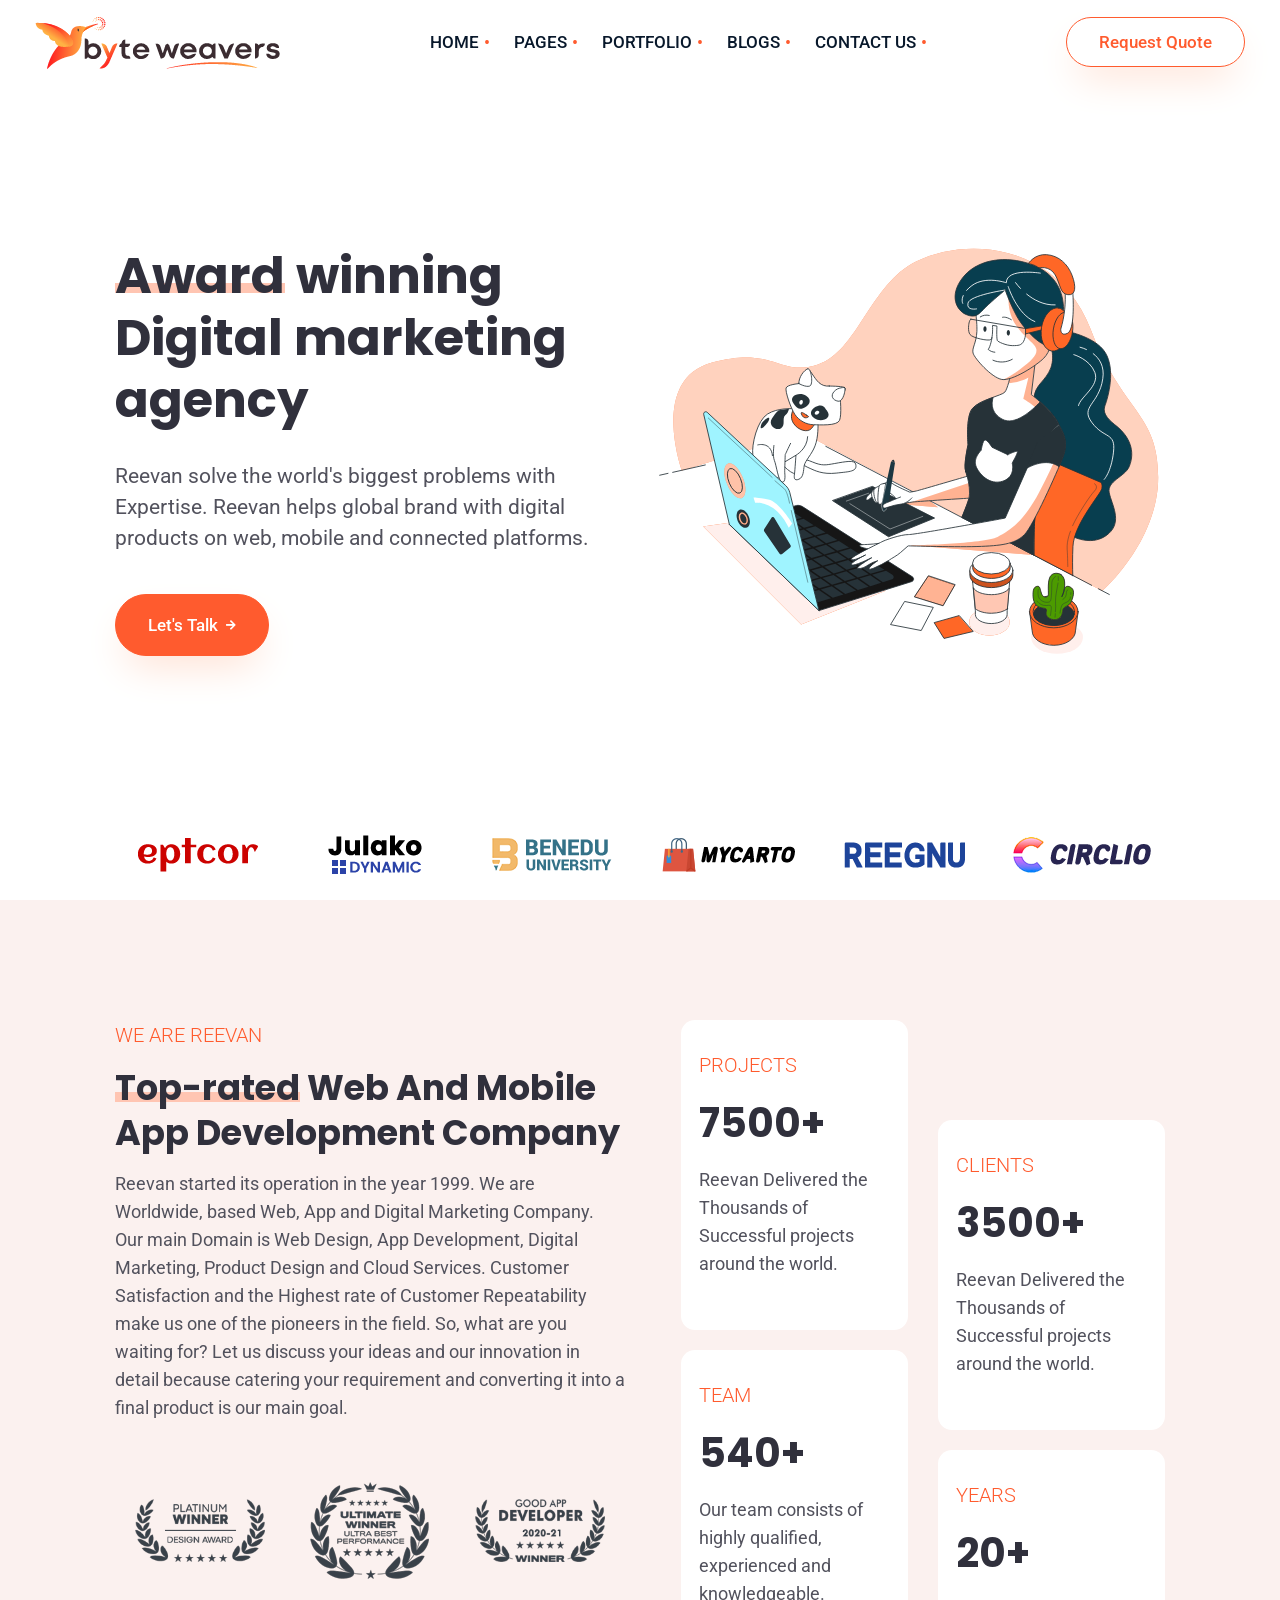
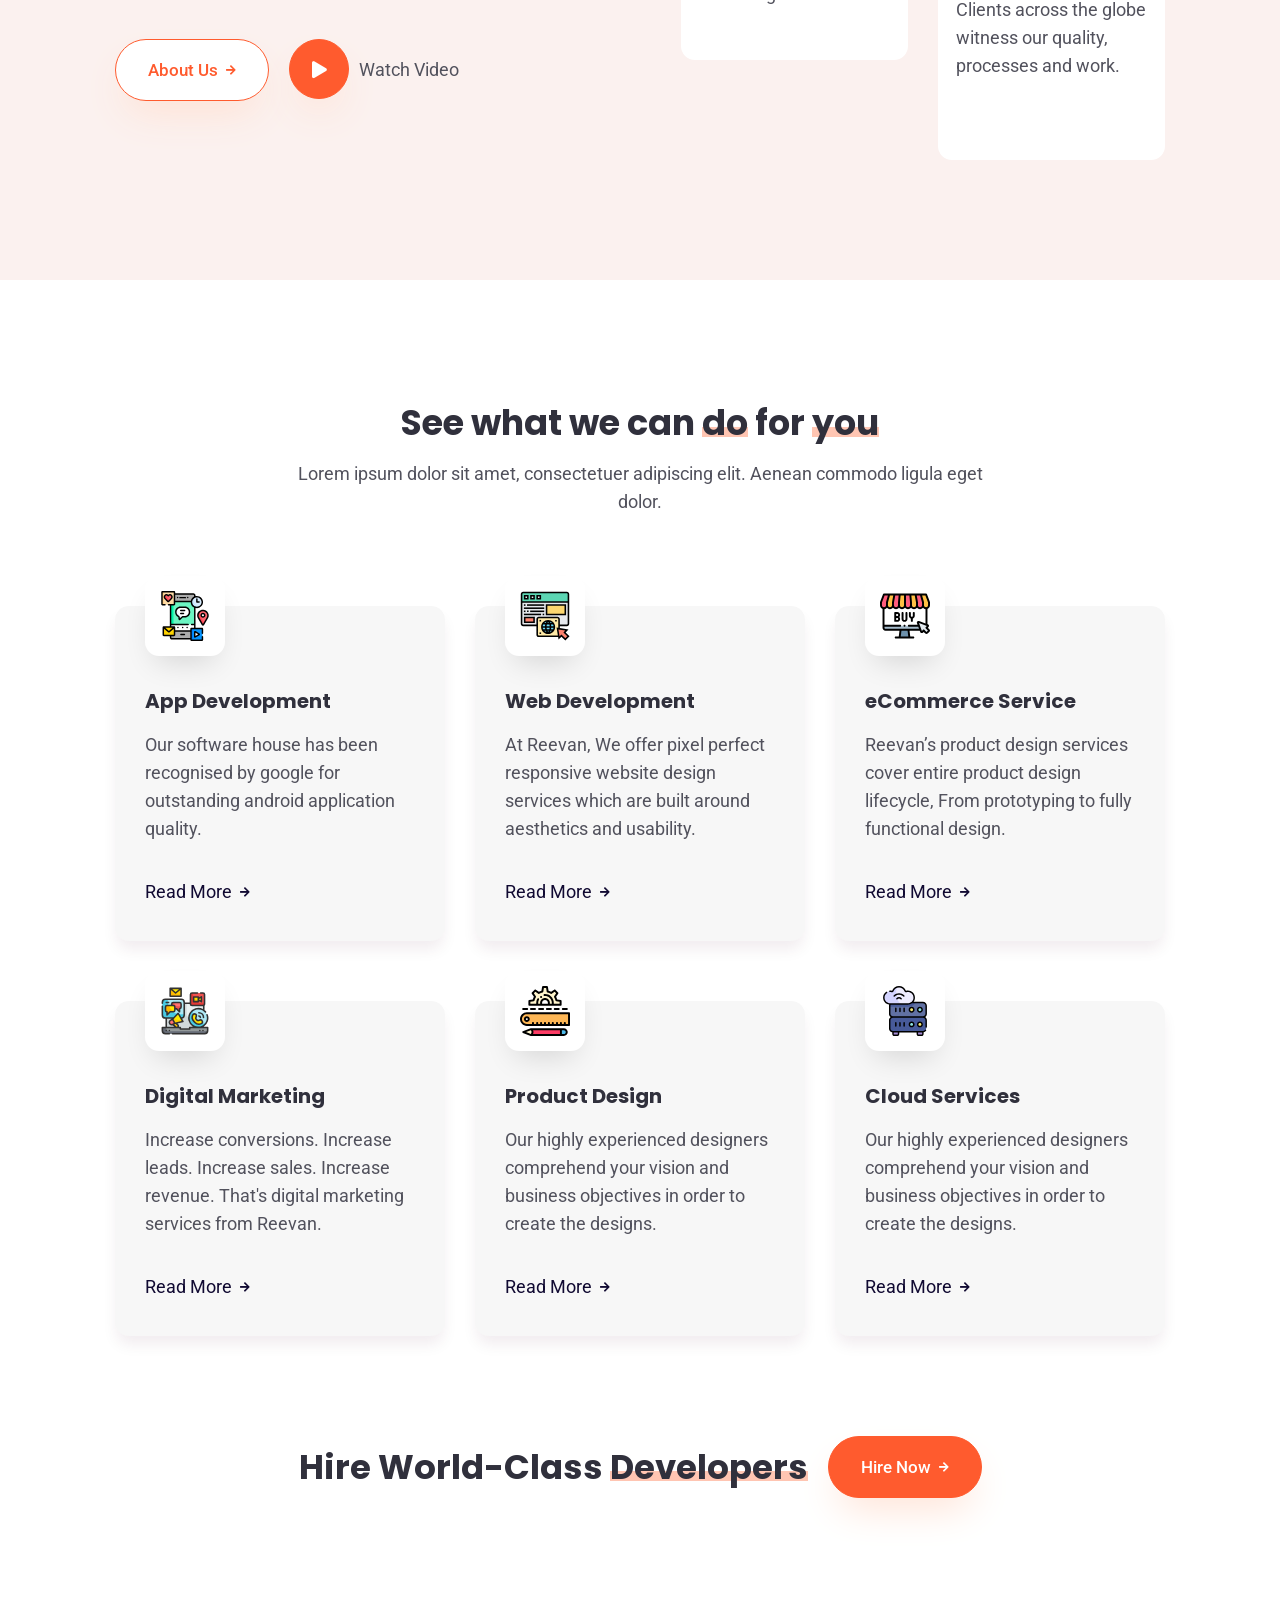
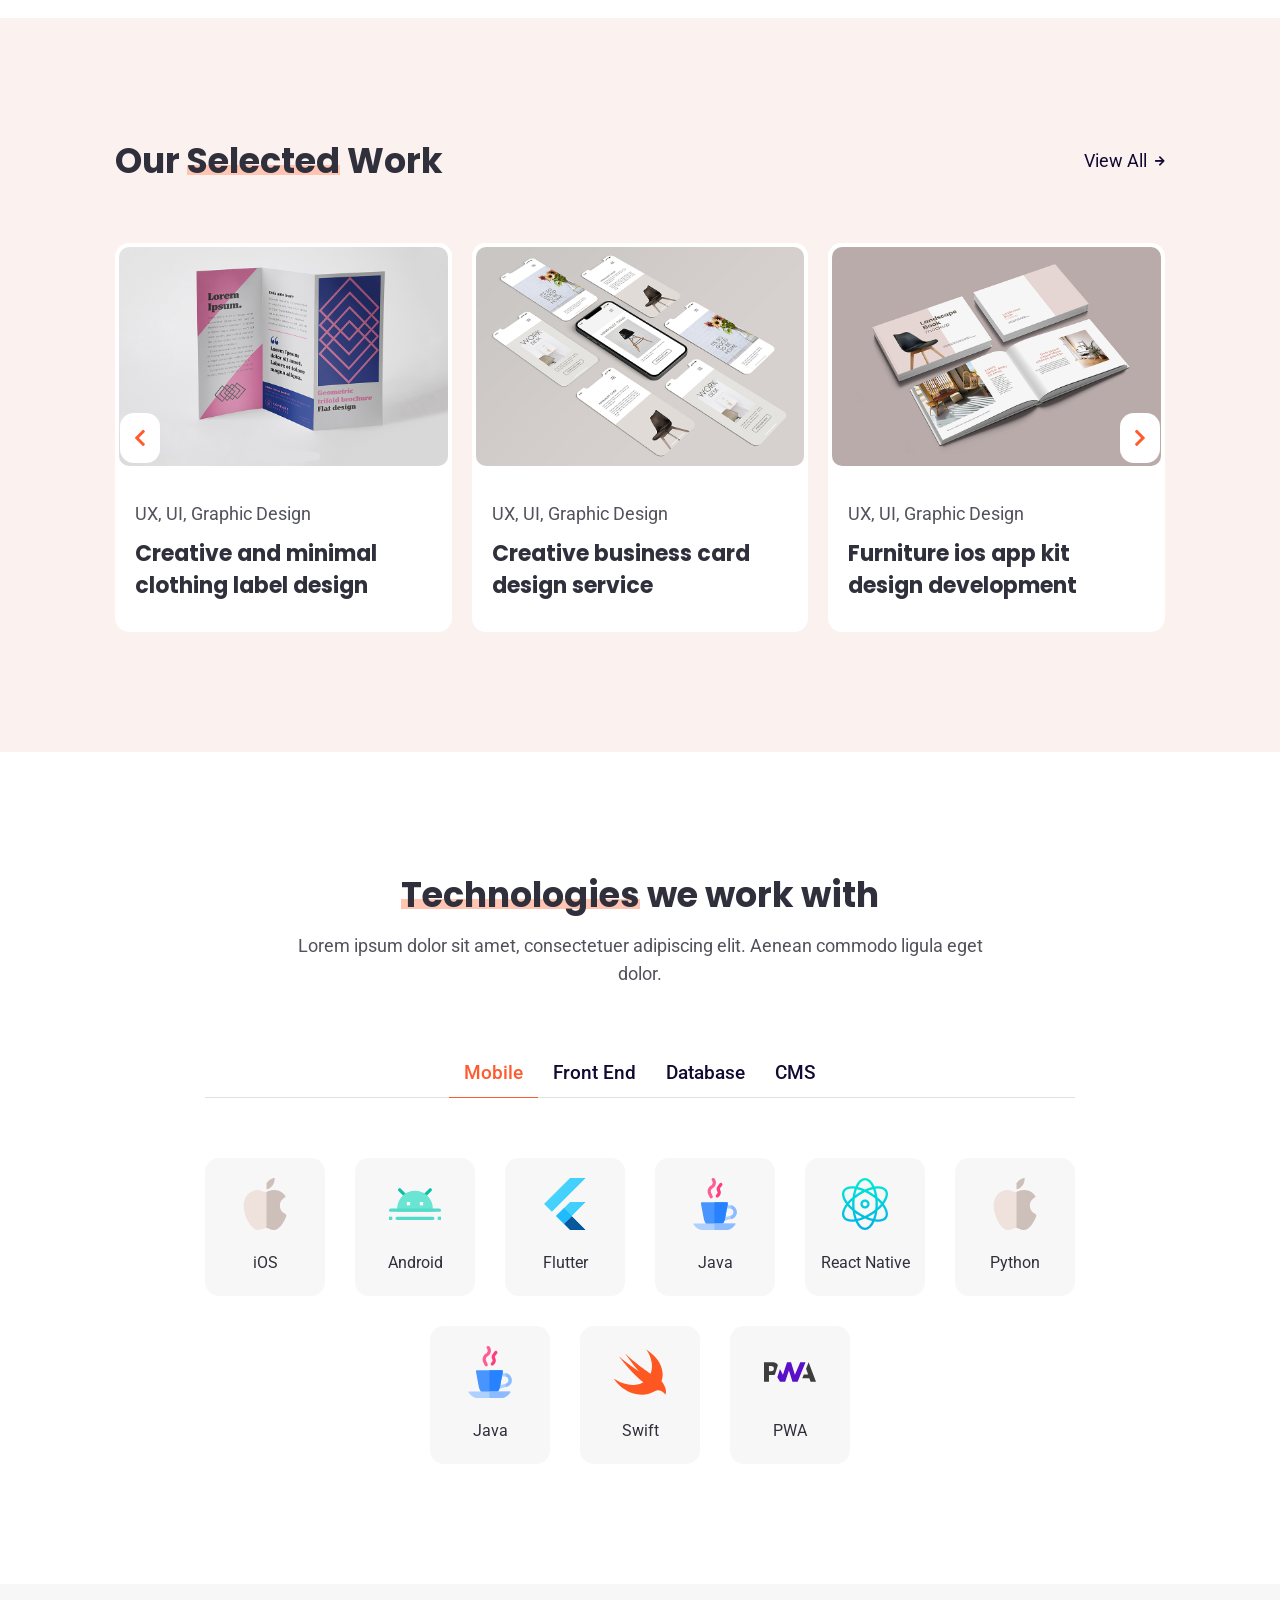
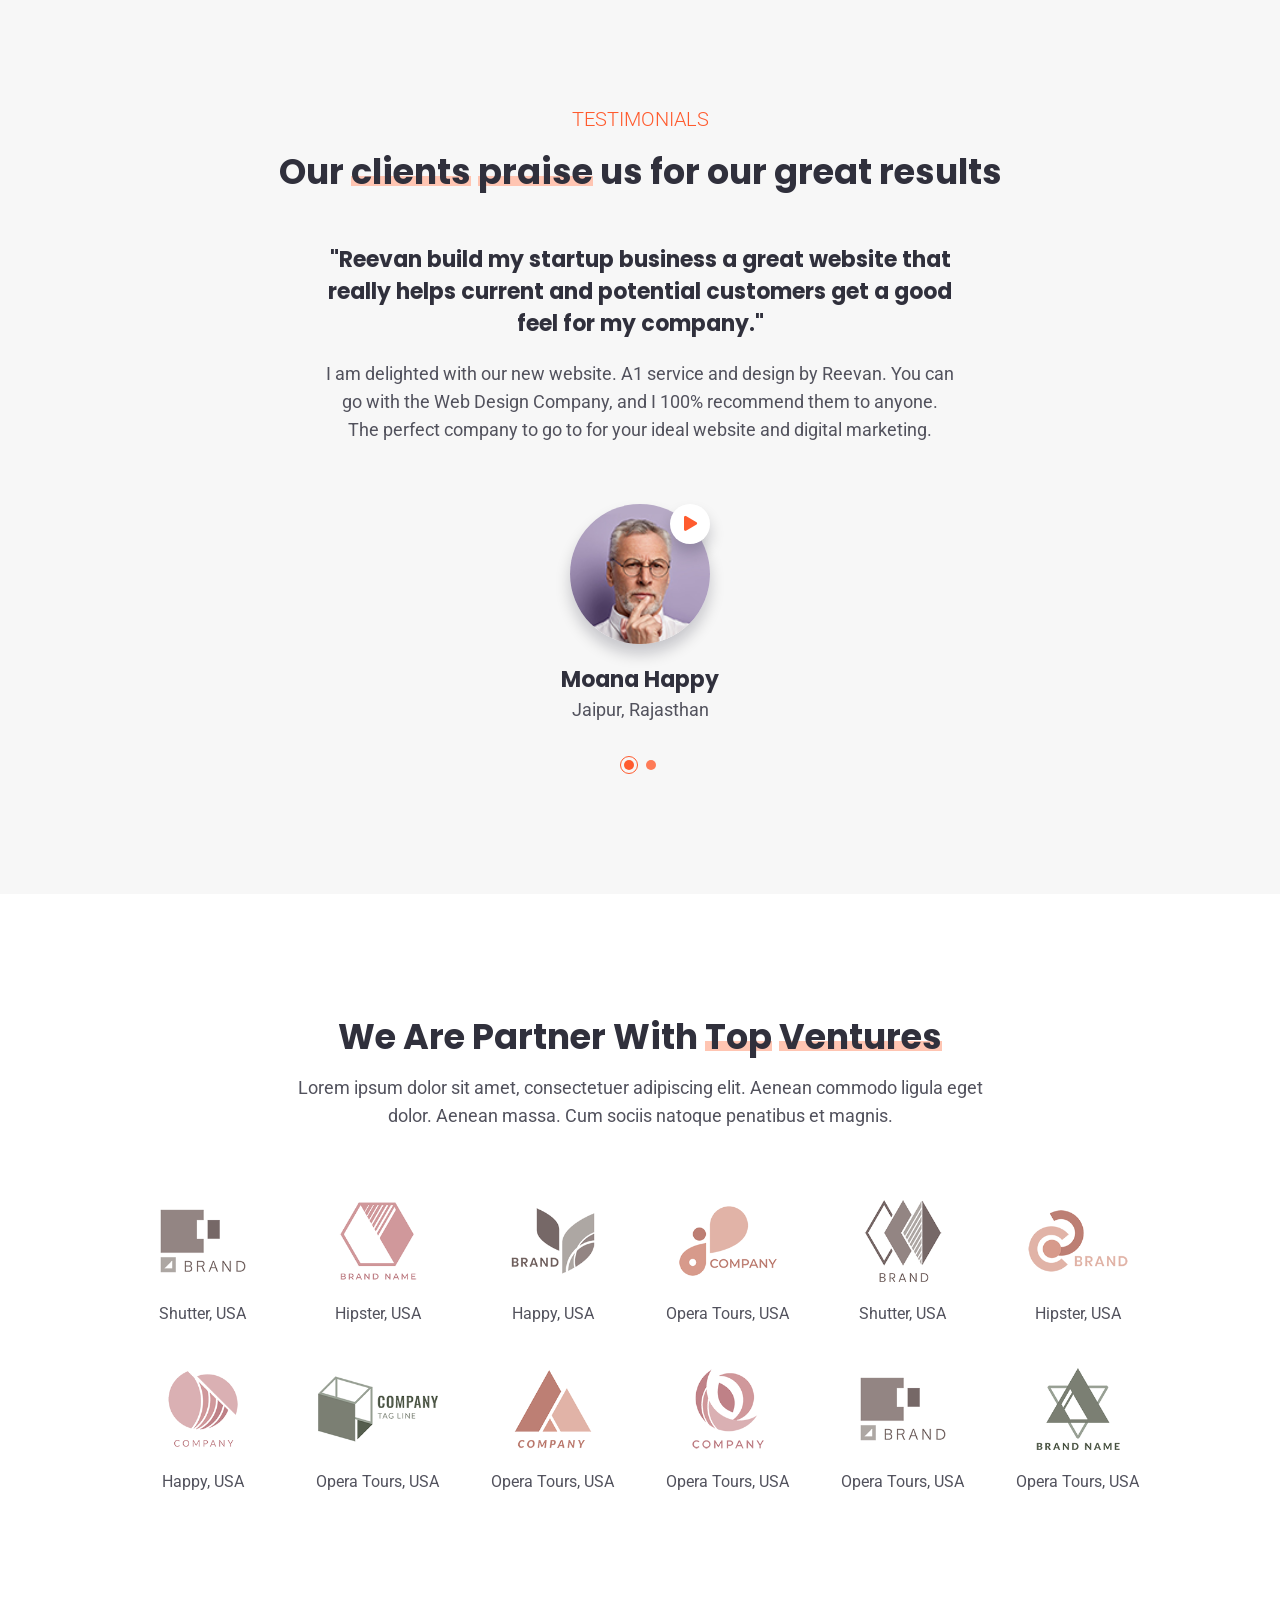
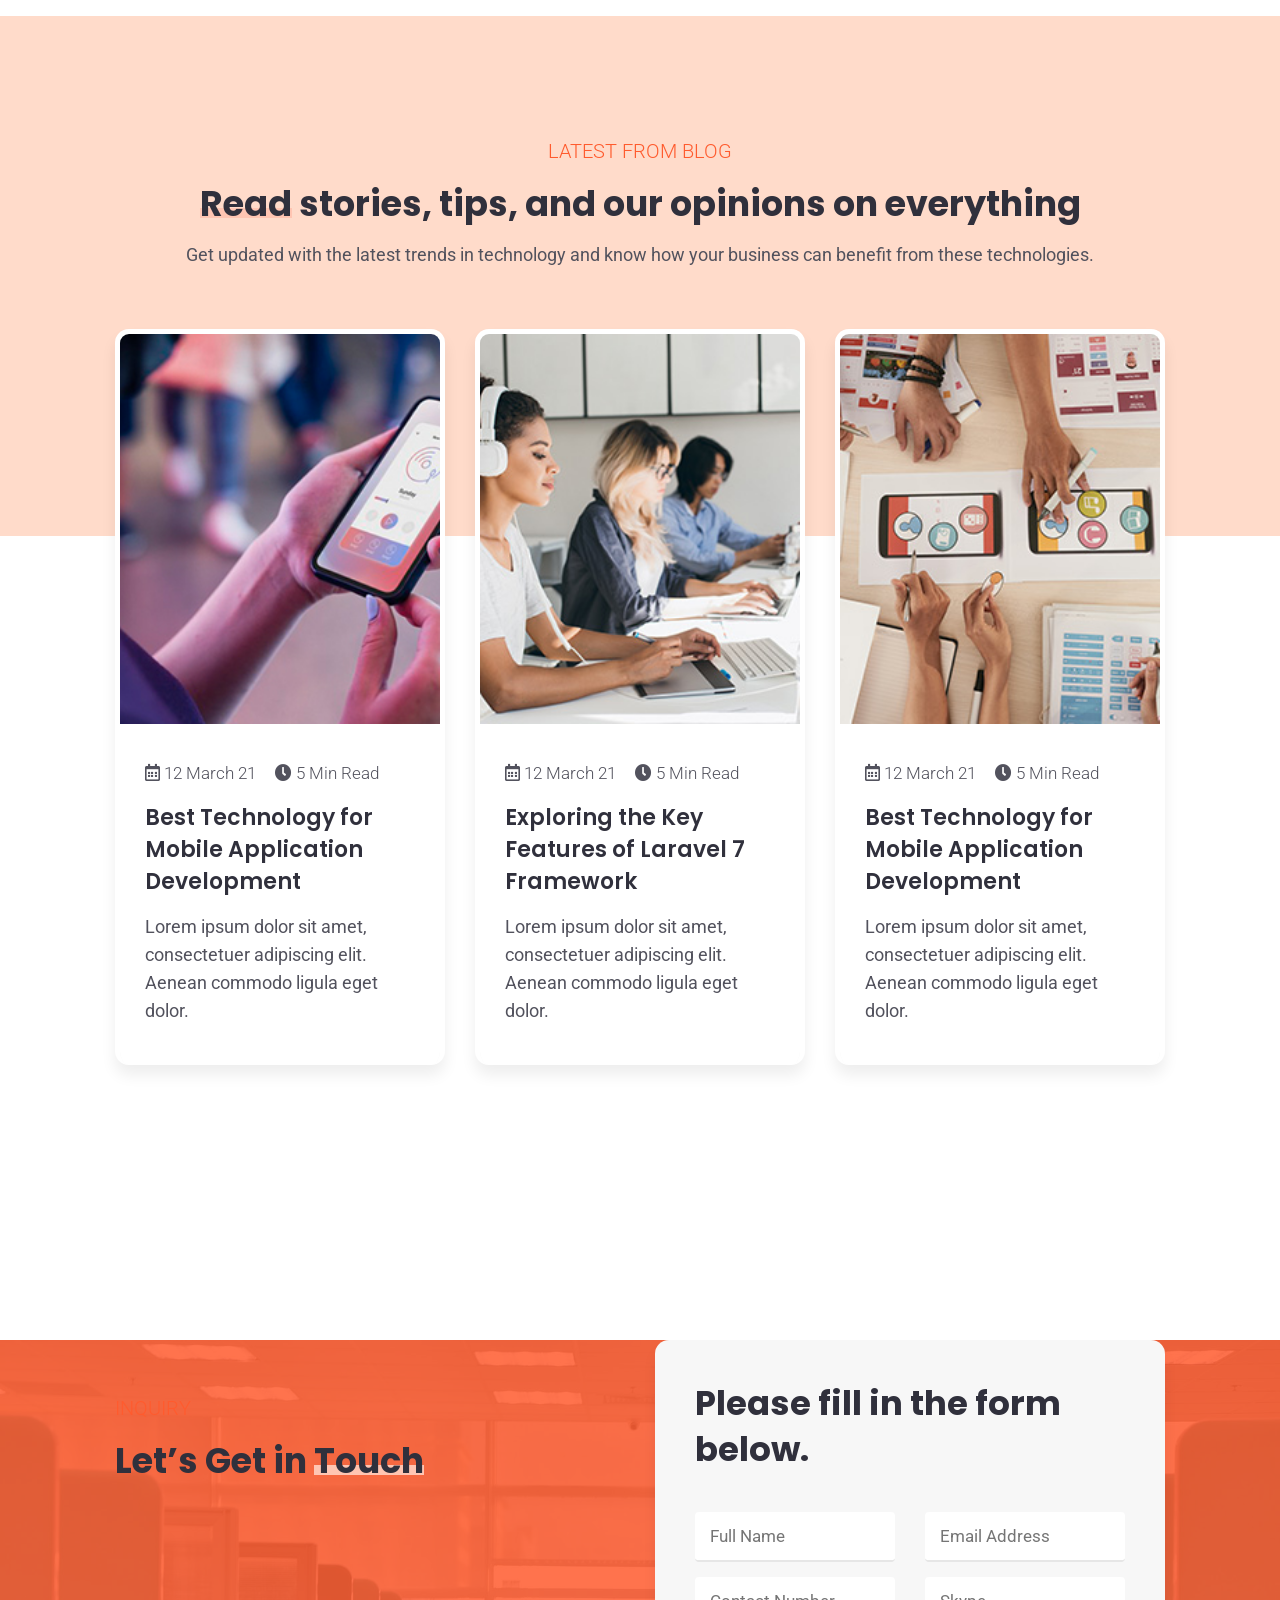
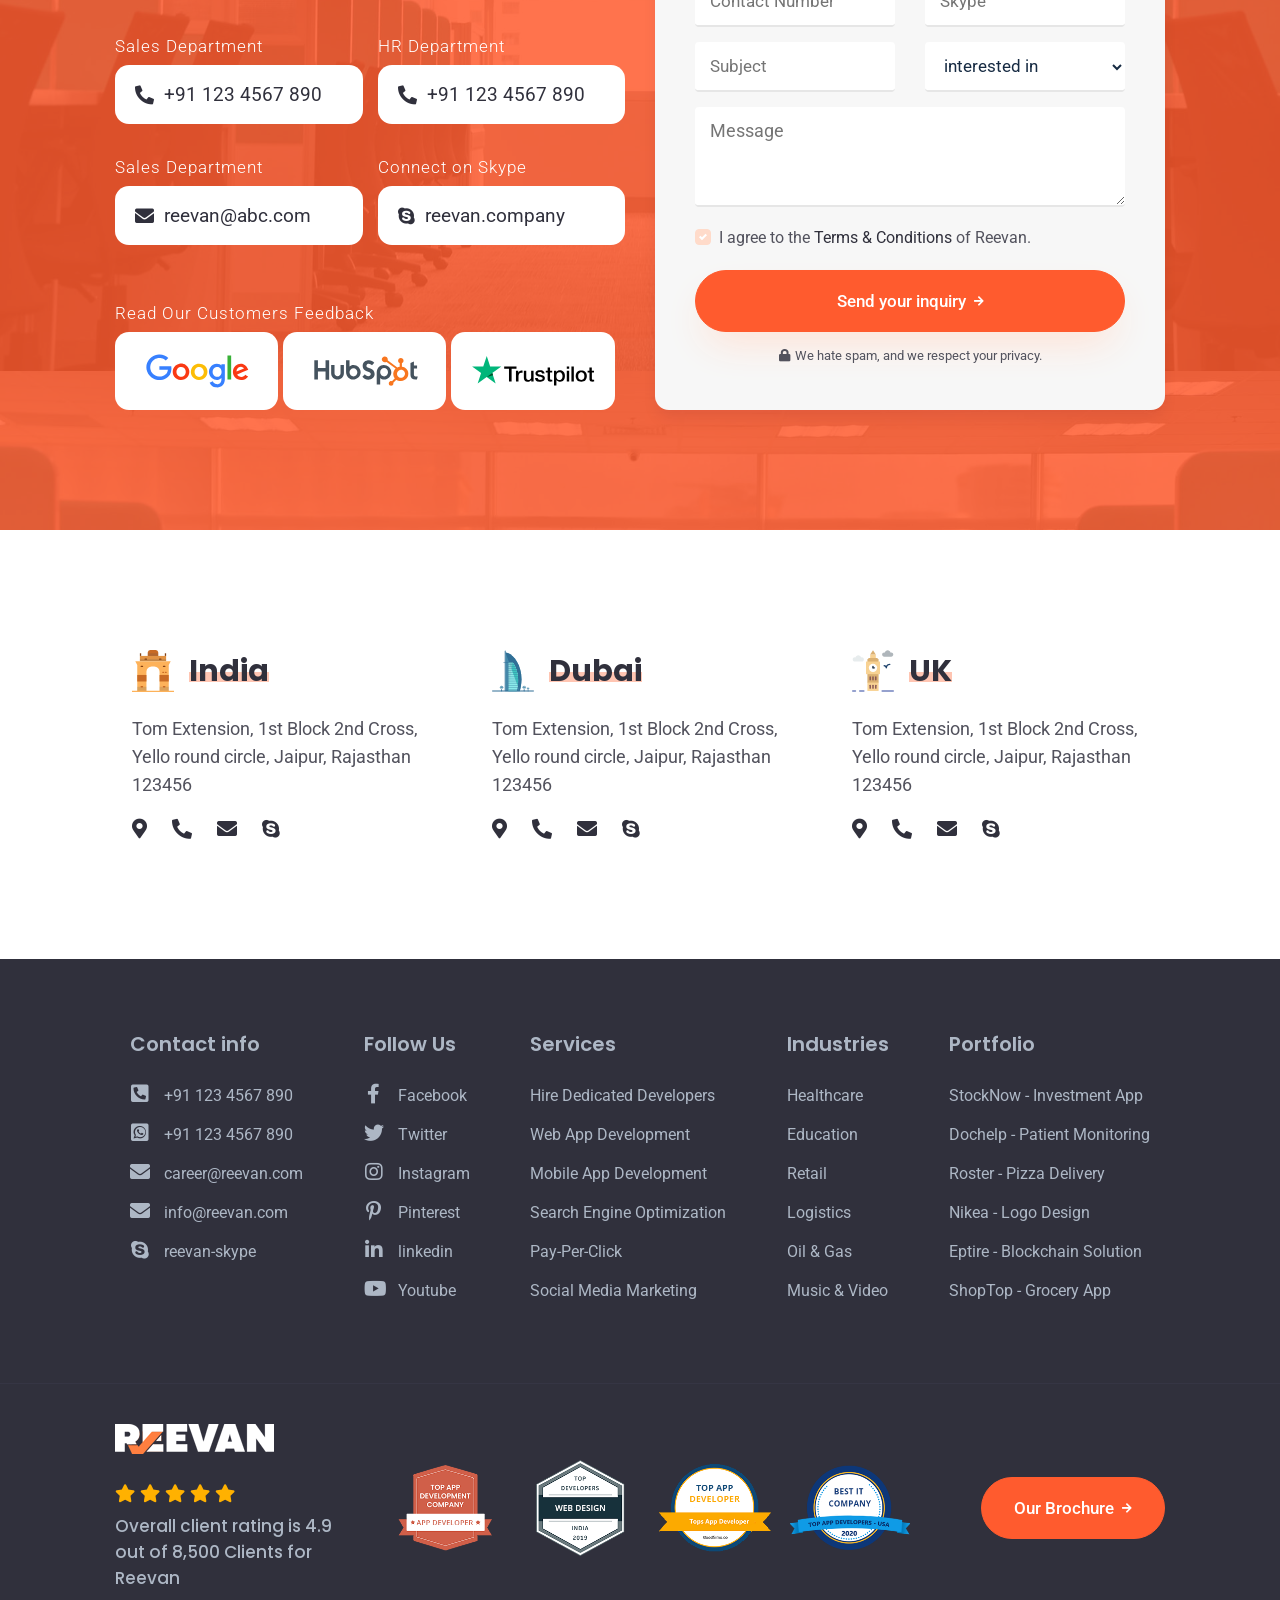
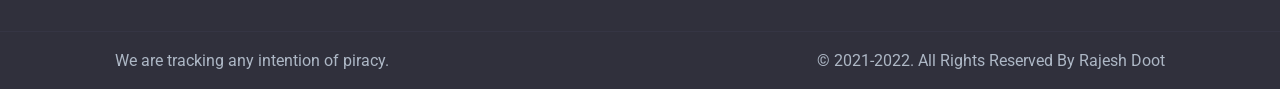
<file: index.html>
<!DOCTYPE html>
<html lang="zxx" class="no-js">
  <head>
    <meta charset="utf-8" />
    <title>Reevan Web Design &amp; Digital Marketing Agency HTML Template</title>
    <meta name="description" content="Creative Agency, Marketing Agency Template">
    <meta name="keywords" content="Creative Agency, Marketing Agency">
    <meta name="author" content="rajesh-doot">
    <meta name="viewport" content="width=device-width, initial-scale=1, shrink-to-fit=no">
    <meta http-equiv="X-UA-Compatible" content="IE=edge">
    <meta name="theme-color" content="#e8f1ff">
    <!--Website-favicon-->
    <link href="images/favicon.png" rel="icon">
    <!--Plugin-css-->
    <link href="css/bootstrap.min.css" rel="stylesheet">
    <link href="css/plugin.min.css" rel="stylesheet">
    <link href="css/all.min.css" rel="stylesheet">
    <link rel="preconnect" href="https://fonts.gstatic.com">
    <link rel="preconnect" href="https://fonts.gstatic.com">
    <link href="https://fonts.googleapis.com/css2?family=Poppins:wght@300;400;500;600;700;800;900&family=Roboto:wght@400;500;700&display=swap" rel="stylesheet">
    <!-- Template-style-->
    <link href="css/style.css" rel="stylesheet">
    <link href="css/responsive.css" rel="stylesheet">
  </head>
  <body>
    <!--Start Preloader -->
    <div class="onloadpage" id="page-load">
      <div class="loader-div">
        <div class="on-img"><img src="images/loader.gif" alt="Logo" class="img-fluid" /><span>Loading Please Wait...</span></div>
      </div>
    </div>
    <!--End Preloader -->
    <!--Start Header-->
    <header class="ree-header fixed-top">
      <div class="container-fluid m-p-l-r-0">
        <div class="menu-header">
          <div class="menu-logo">
            <div class="dskt-logo"><a class="nav-brand" href="./">	<img src="images/logo.png" alt="Logo" class="ree-logo" /> </a> </div>
          </div>
          <div class="ree-nav" role="navigation">
            <ul class="nav-list">
              <li class="megamenu">
                <a href="#" class="menu-links">Home</a>
                <div class="menu-dropdown">
                  <div class="menu-block-set">
                    <div class="container">
                      <div class="menu-block-a">
                        <div class="mega-menu-blocks">
                          <p class="mb10">Need a Website?</p>
                          <h4>We Will Shape Your Brand With Our Digital Solutions</h4>
                          <a href="get-quote.html" class="ree-btn ree-btn0 ree-btn-grdt2 mt30"> Request Quote <i class="fas fa-arrow-right fa-btn"></i></a>
                        </div>
                        <div class="mega-menu-blocks">
                          <div class="menu-inner-block-a">
                            <div class="inner-blockss">
                              <label class="menu-headings">Multi-Page Demo</label>
                              <ul class="menu-li-link">
                                <li><a href="app-development.html">App Development</a></li>
                                <li><a href="creative-agency.html">Creative Agency</a></li>
                                <li><a href="digital-agency.html">Digital Agency</a></li>
                                <li><a href="graphic-design.html">Graphic Design</a></li>
                                <li><a href="lead-generation.html">Lead Generation</a></li>
                                <li><a href="personal-portfolio.html">Personal Portfolio</a></li>
                                <li><a href="web-design.html">Web Design</a></li>
                              </ul>
                            </div>
                            <div class="inner-blockss">
                              <label class="menu-headings">One-Page Demo</label>
                              <ul class="menu-li-link">
                                <li><a href="app-development-onepage.html">App Development</a></li>
                                <li><a href="creative-agency-onepage.html">Creative Agency</a></li>
                                <li><a href="digital-agency-onepage.html">Digital Agency</a></li>
                                <li><a href="graphic-design-onepage.html">Graphic Design</a></li>
                                <li><a href="lead-generation-onepage.html">Lead Generation</a></li>
                                <li><a href="personal-portfolio-onepage.html">Personal Portfolio</a></li>
                                <li><a href="web-design-onepage.html">Web Design</a></li>
                              </ul>
                            </div>
                            <div class="inner-blockss">
                              <label class="menu-headings">Coming Soon Demo</label>
                              <ul class="menu-li-link">
                                <li><a  href="#." class="dsbld">Corporate Business</a></li>
                                <li><a  href="#." class="dsbld">Product Landing Page</a></li>
                                <li><a  href="#." class="dsbld">Photography</a></li>
                                <li><a  href="#." class="dsbld">Domain & Hosting</a></li>
                                <li><a  href="#." class="dsbld">E-commerce</a></li>
                                <li><a  href="#." class="dsbld">Business Development</a></li>
                              </ul>
                            </div>
                            <div class="inner-blockss">
                              <label class="menu-headings">&nbsp;</label>
                            </div>
                          </div>
                        </div>
                      </div>
                    </div>
                  </div>
                  <div class="menu-extra-info">
                    <div class="container">
                      <div class="menu-extra-info-inner">
                        <ul>
                          <li>
                            <div class="menu-icon-ree">
                              <div class="webiocon"> <i class="far fa-envelope"></i> </div>
                            </div>
                            <a href="mailto:reevan@abcd.com">reevan@abcd.com</a>
                          </li>
                          <li>
                            <div class="menu-icon-ree">
                              <div class="webiocon"> <i class="fas fa-phone-alt"></i> </div>
                            </div>
                            <a href="tel:+91123456789">+91 123 456 7890</a>
                          </li>
                          <li>
                            <div class="menu-icon-ree">
                              <div class="webiocon"> <i class="fab fa-whatsapp"></i> </div>
                            </div>
                            <a href="https://wa.me/+91123456789">+91 123 456 7890</a>
                          </li>
                          <li>
                            <div class="menu-icon-ree">
                              <div class="webiocon"> <i class="fab fa-skype"></i> </div>
                            </div>
                            <a href="#">Reevan.Skype</a>
                          </li>
                          <li>
                            <div class="menu-icon-ree">
                              <div class="webiocon"> <i class="fas fa-question"></i> </div>
                            </div>
                            <a href="#">Why Choose Us</a>
                          </li>
                        </ul>
                      </div>
                    </div>
                  </div>
                </div>
              </li>
              <li class="megamenu">
                <a href="#" class="menu-links">Pages</a>
                <div class="menu-dropdown">
                  <div class="menu-block-set">
                    <div class="container">
                      <div class="menu-block-a">
                        <div class="mega-menu-blocks">
                          <h4>Creative, Premium & Scalable Solutions For App and Web Development</h4>
                          <a href="get-quote.html" class="ree-btn ree-btn0 ree-btn-grdt2 mt30"> Request Quote <i class="fas fa-arrow-right fa-btn"></i></a>
                        </div>
                        <div class="mega-menu-blocks">
                          <div class="menu-inner-block-a">
                            <div class="inner-blockss">
                              <ul class="menu-li-link">
                                <li><a href="about.html">About Us</a></li>
                                <li><a href="about-2.html">About Us - 2</a></li>
                                <li><a href="career.html">Career</a></li>
                                <li><a href="career-2.html">Career - 2</a></li>
                                <li><a href="case-study.html">Case Study</a></li>
                              </ul>
                            </div>
                            <div class="inner-blockss">
                              <ul class="menu-li-link">
                                <li><a href="case-study-details.html">Case Study Details</a></li>
                                <li><a href="core-values.html">Our Core Value</a></li>
                                <li><a href="get-quote.html">Contact Us</a></li>
                                <li><a href="get-quote-2.html">Contact Us - 2</a></li>
                                <li><a href="our-team.html">Our Team</a></li>
                              </ul>
                            </div>
                            <div class="inner-blockss">
                              <ul class="menu-li-link">
                                <li><a href="our-team-2.html">Our Team - 2</a></li>
                                <li><a href="pricing.html">Pricing</a></li>
                                <li><a href="pricing-2.html">Pricing - 2</a></li>
                                <li><a href="services.html">Service</a></li>
                                <li><a href="services-2.html">Service - 2</a></li>
                              </ul>
                            </div>
                            <div class="inner-blockss">
                              <ul class="menu-li-link">
                                <li><a href="service-details.html">Service Details</a></li>
                                <li><a href="service-details-2.html">Service Details - 2</a></li>
                                <li><a href="why-us.html">Why Choose Us</a></li>
                              </ul>
                            </div>
                          </div>
                        </div>
                      </div>
                    </div>
                  </div>
                  <div class="menu-extra-info">
                    <div class="container">
                      <div class="menu-extra-info-inner">
                        <ul>
                          <li>
                            <div class="menu-icon-ree">
                              <div class="webiocon"> <i class="far fa-envelope"></i> </div>
                            </div>
                            <a href="mailto:reevan@abcd.com">reevan@abcd.com</a>
                          </li>
                          <li>
                            <div class="menu-icon-ree">
                              <div class="webiocon"> <i class="fas fa-phone-alt"></i> </div>
                            </div>
                            <a href="tel:+91123456789">+91 123 456 7890</a>
                          </li>
                          <li>
                            <div class="menu-icon-ree">
                              <div class="webiocon"> <i class="fab fa-whatsapp"></i> </div>
                            </div>
                            <a href="https://wa.me/+91123456789">+91 123 456 7890</a>
                          </li>
                          <li>
                            <div class="menu-icon-ree">
                              <div class="webiocon"> <i class="fab fa-skype"></i> </div>
                            </div>
                            <a href="#">Reevan.Skype</a>
                          </li>
                          <li>
                            <div class="menu-icon-ree">
                              <div class="webiocon"> <i class="fas fa-question"></i> </div>
                            </div>
                            <a href="#">Why Choose Us</a>
                          </li>
                        </ul>
                      </div>
                    </div>
                  </div>
                </div>
              </li>
              <li class="megamenu mega-small">
                <a href="#"  class="menu-links">Portfolio</a>
                <div class="menu-dropdown">
                  <div class="menu-block-set"> 
                    <a class="dropdown-item" href="portfolio-modern.html">Portfolio Modern</a>
                    <a class="dropdown-item" href="portfolio-2.html">Portfolio 3 Grid</a>
                    <a class="dropdown-item" href="portfolio-3.html">Portfolio 4 Grid</a>
                    <a class="dropdown-item" href="portfolio-details.html">Portfolio Details</a>							 
                    <a class="dropdown-item" href="portfolio-details-2.html">Portfolio Details - 2</a>						 
                  </div>
                </div>
              </li>
              <li class="megamenu mega-small">
                <a href="#"  class="menu-links">Blogs</a>
                <div class="menu-dropdown">
                  <div class="menu-block-set"> 
                    <a class="dropdown-item" href="blog.html">Blog Page</a>
                    <a class="dropdown-item" href="blog-details.html">Blog Details</a>					 
                  </div>
                </div>
              </li>
              <li class="megamenu mega-small">
                <a href="#"  class="menu-links">Contact Us</a>
                <div class="menu-dropdown">
                  <div class="menu-block-set"> 
                    <a class="dropdown-item" href="get-quote.html">Contact Us</a>
                    <a class="dropdown-item" href="get-quote-2.html">Contact Us - 2</a>			 
                  </div>
                </div>
              </li>
            </ul>
          </div>
          <div class="ree-nav-cta">
            <ul>
              <li><a href="get-quote.html" class="ree-btn ree-btn0 ree-btn-grdt2"> Request Quote</a> </li>
            </ul>
          </div>
          <div class="mobile-menu2">
            <ul class="mob-nav2">
              <li><a href="get-quote.html" class="ree-btn2 ree-btn-grdt1"><i class="fas fa-envelope-open-text"></i></a></li>
              <li class="navm-"><a class="toggle" href="#"> <span></span> </a> </li>
            </ul>
          </div>
		  <!-- mobile Nav -->
          <nav id="main-nav">
            <ul>
              <li>
                <a href="#">Home</a>
                <ul>
                  <li><a href="#">Multi-Page Demo</a>
                    <ul>
                      <li><a href="app-development.html">App Development</a></li>
                      <li><a href="creative-agency.html">Creative Agency</a></li>
                      <li><a href="digital-agency.html">Digital Agency</a></li>
                      <li><a href="graphic-design.html">Graphic Design</a></li>
                      <li><a href="lead-generation.html">Lead Generation</a></li>
                      <li><a href="personal-portfolio.html">Personal Portfolio</a></li>
                      <li><a href="web-design.html">Web Design</a></li>
                    </ul>
                  </li>
                  <li><a href="#">One-Page Demo</a>
                    <ul>
                      <li><a href="app-development-onepage.html">App Development</a></li>
                      <li><a href="creative-agency-onepage.html">Creative Agency</a></li>
                      <li><a href="digital-agency-onepage.html">Digital Agency</a></li>
                      <li><a href="graphic-design-onepage.html">Graphic Design</a></li>
                      <li><a href="lead-generation-onepage.html">Lead Generation</a></li>
                      <li><a href="personal-portfolio-onepage.html">Personal Portfolio</a></li>
                      <li><a href="web-design-onepage.html">Web Design</a></li>
                    </ul>
                  </li>
                </ul>
              </li>              
              <li><a href="#">Pages</a>
                <ul>
                  <li><a href="about.html">About Us</a></li>
                  <li><a href="about-2.html">About Us - 2</a></li>
                  <li><a href="career.html">Career</a></li>
                  <li><a href="career-2.html">Career - 2</a></li>
                  <li><a href="case-study.html">Case Study</a></li>
                  <li><a href="case-study-details.html">Case Study Details</a></li>
                  <li><a href="core-values.html">Our Core Value</a></li>
                  <li><a href="get-quote.html">Contact Us</a></li>
                  <li><a href="get-quote-2.html">Contact Us - 2</a></li>
                  <li><a href="our-team.html">Our Team</a></li>
                  <li><a href="our-team-2.html">Our Team - 2</a></li>
                  <li><a href="pricing.html">Pricing</a></li>
                  <li><a href="pricing-2.html">Pricing - 2</a></li>
                  <li><a href="services.html">Service</a></li>
                  <li><a href="services-2.html">Service - 2</a></li>
                  <li><a href="service-details.html">Service Details</a></li>
                  <li><a href="service-details-2.html">Service Details - 2</a></li>
                  <li><a href="why-us.html">Why Choose Us</a></li>
                </ul>
              </li>
              <li><a href="#">Portfolio</a>
                <ul>
                  <li><a href="portfolio-modern.html">Portfolio Modern</a></li>
                  <li><a href="portfolio-2.html">Portfolio 3 Grid</a></li>
                  <li><a href="portfolio-3.html">Portfolio 4 Grid</a></li>
                  <li>><a href="portfolio-details.html">Portfolio Details</a></li>
                  <li><a href="portfolio-details-2.html">Portfolio Details - 2</a></li>
                  <li><a href="portfolio-details.html">Portfolio Details</a></li>
                </ul>
              </li>
              <li><a href="#">Blogs</a>
                <ul>
                  <li>  <a href="blog.html">Blog Page</a></li>
                  <li>  <a href="blog-details.html">Blog Details</a></li>
                </ul>
              </li>
			  <li><a href="#">Contact Page</a>
                <ul>
					<li><a href="get-quote.html">Contact Us</a></li>
					<li><a href="get-quote-2.html">Contact Us - 2</a></li>
                </ul>
              </li>             
            </ul>
            <ul class="bottom-nav">
              <li class="ree-hc">
                <a href="tel:123567890" rel="noreferrer" target="_blank">
                  <svg version="1.1"  xmlns="http://www.w3.org/2000/svg" xmlns:xlink="http://www.w3.org/1999/xlink" x="0px" y="0px" viewBox="0 0 25.625 25.625" style="enable-background:new 0 0 25.625 25.625;" xml:space="preserve">
                    <g>
                      <path d="M22.079,17.835c-1.548-1.324-3.119-2.126-4.648-0.804l-0.913,0.799 c-0.668,0.58-1.91,3.29-6.712-2.234C5.005,10.079,7.862,9.22,8.531,8.645l0.918-0.8c1.521-1.325,0.947-2.993-0.15-4.71l-0.662-1.04  C7.535,0.382,6.335-0.743,4.81,0.58L3.986,1.3C3.312,1.791,1.428,3.387,0.971,6.419c-0.55,3.638,1.185,7.804,5.16,12.375
                        c3.97,4.573,7.857,6.87,11.539,6.83c3.06-0.033,4.908-1.675,5.486-2.272l0.827-0.721c1.521-1.322,0.576-2.668-0.973-3.995 L22.079,17.835z" />
                    </g>
                  </svg>
                </a>
              </li>
              <li class="ree-hc">
                <a href="mailto:abc@example.com" target="_blank">
                  <svg xmlns="http://www.w3.org/2000/svg" width="24" height="24" viewBox="0 0 24 24">
                    <path d="M20 4H4c-1.1 0-1.99.9-1.99 2L2 18c0 1.1.9 2 2 2h16c1.1 0 2-.9 2-2V6c0-1.1-.9-2-2-2zm0 4l-8 5-8-5V6l8 5 8-5v2z" />
                    <path d="M0 0h24v24H0z" fill="none" />
                  </svg>
                </a>
              </li>
              <li class="ree-hc">
                <a href="skype:reevan.company" rel="noreferrer" target="_blank">
                  <svg xmlns="http://www.w3.org/2000/svg" viewBox="0 0 448 512">
                    <path d="M424.7 299.8c2.9-14 4.7-28.9 4.7-43.8 0-113.5-91.9-205.3-205.3-205.3-14.9 0-29.7 1.7-43.8 4.7C161.3 40.7 137.7 32 112 32 50.2 32 0 82.2 0 144c0 25.7 8.7 49.3 23.3 68.2-2.9 14-4.7 28.9-4.7 43.8 0 113.5 91.9 205.3 205.3 205.3 14.9 0 29.7-1.7 43.8-4.7 19 14.6 42.6 23.3 68.2 23.3 61.8 0 112-50.2 112-112 .1-25.6-8.6-49.2-23.2-68.1zm-194.6 91.5c-65.6 0-120.5-29.2-120.5-65 0-16 9-30.6 29.5-30.6 31.2 0 34.1 44.9 88.1 44.9 25.7 0 42.3-11.4 42.3-26.3 0-18.7-16-21.6-42-28-62.5-15.4-117.8-22-117.8-87.2 0-59.2 58.6-81.1 109.1-81.1 55.1 0 110.8 21.9 110.8 55.4 0 16.9-11.4 31.8-30.3 31.8-28.3 0-29.2-33.5-75-33.5-25.7 0-42 7-42 22.5 0 19.8 20.8 21.8 69.1 33 41.4 9.3 90.7 26.8 90.7 77.6 0 59.1-57.1 86.5-112 86.5z" />
                  </svg>
                </a>
              </li>
              <li class="ree-hc">
                <a href="wa.me/+91123456789" rel="noreferrer" target="_blank">
                  <svg version="1.1"  xmlns="http://www.w3.org/2000/svg" xmlns:xlink="http://www.w3.org/1999/xlink" x="0px" y="0px" viewBox="0 0 512 512"	style="enable-background:new 0 0 512 512;" xml:space="preserve">
                    <g>
                      <path d="M256.064,0h-0.128C114.784,0,0,114.816,0,256c0,56,18.048,107.904,48.736,150.048l-31.904,95.104l98.4-31.456 C155.712,496.512,204,512,256.064,512C397.216,512,512,397.152,512,256S397.216,0,256.064,0z M405.024,361.504 c-6.176,17.44-30.688,31.904-50.24,36.128c-13.376,2.848-30.848,5.12-89.664-19.264C189.888,347.2,141.44,270.752,137.664,265.792
                        c-3.616-4.96-30.4-40.48-30.4-77.216s18.656-54.624,26.176-62.304c6.176-6.304,16.384-9.184,26.176-9.184 c3.168,0,6.016,0.16,8.576,0.288c7.52,0.32,11.296,0.768,16.256,12.64c6.176,14.88,21.216,51.616,23.008,55.392 c1.824,3.776,3.648,8.896,1.088,13.856c-2.4,5.12-4.512,7.392-8.288,11.744c-3.776,4.352-7.36,7.68-11.136,12.352 c-3.456,4.064-7.36,8.416-3.008,15.936c4.352,7.36,19.392,31.904,41.536,51.616c28.576,25.44,51.744,33.568,60.032,37.024 c6.176,2.56,13.536,1.952,18.048-2.848c5.728-6.176,12.8-16.416,20-26.496c5.12-7.232,11.584-8.128,18.368-5.568 c6.912,2.4,43.488,20.48,51.008,24.224c7.52,3.776,12.48,5.568,14.304,8.736C411.2,329.152,411.2,344.032,405.024,361.504z"/>
                    </g>
                  </svg>
                </a>
              </li>
            </ul>
          </nav>
        </div>
      </div>
    </header>
    <!-- Header End -->
    <!--start Hero Section  -->
    <section class="home-hero-a">
      <div class="container">
        <div class="row">
          <div class="col-lg-6 vcenter">
            <div class="hero-content-a">
              <h1 class="h1 mb30" data-aos="fade-in" data-aos-delay="200"><span class="ree-text rt60">Award</span> winning Digital marketing agency</h1>
              <p data-aos="fade-in" data-aos-delay="500">Reevan solve the world's biggest problems with Expertise. Reevan helps global brand with
                digital products on web, mobile and connected platforms.
              </p>
              <a href="get-quote.html" class="ree-btn  ree-btn-grdt1 mt40 mw-80" data-aos="fade-in" data-aos-delay="800">Let's Talk <i class="fas fa-arrow-right fa-btn"></i></a>
            </div>
          </div>
          <div class="col-lg-6 vcenter">
            <div class="sol-image m-mt30">
              <img src="images/sliders/girl-bro.svg" alt="web development" class="img-fluid" data-aos="fade-in" data-aos-delay="400">
            </div>
          </div>
        </div>
      </div>
      <div class="container hero-brand-block">
        <div class="row">
          <div class="col-lg-12">
            <div class="brand-title text-center">
              <!-- <h4>The World's Top Brands Trust Us</h4> -->
            </div>
            <div class="hero-brands owl-carousel mt30">
              <div class="brand-logo"><a href="#"><img src="images/brand-logo/customer-logo-1.png" alt="logo"></a> </div>
              <div class="brand-logo"><a href="#"><img src="images/brand-logo/customer-logo-2.png" alt="logo"></a> </div>
              <div class="brand-logo"><a href="#"><img src="images/brand-logo/customer-logo-3.png" alt="logo"></a> </div>
              <div class="brand-logo"><a href="#"><img src="images/brand-logo/customer-logo-4.png" alt="logo"></a> </div>
              <div class="brand-logo"><a href="#"><img src="images/brand-logo/customer-logo-5.png" alt="logo"></a> </div>
              <div class="brand-logo"><a href="#"><img src="images/brand-logo/customer-logo-6.png" alt="logo"></a> </div>
              <div class="brand-logo"><a href="#"><img src="images/brand-logo/customer-logo-7.png" alt="logo"></a> </div>
            </div>
          </div>
        </div>
      </div>
    </section>
    <!--hero Section End-->
    <!--start home-about  -->
    <section class="home-about sec-pad r-bg-a">
      <div class="container">
        <div class="row">
          <div class="col-lg-6">
            <div class="about-content-home m-mb60 pera-block">
              <span class="sub-heading mb15">We Are Reevan</span>
              <h2><span class="ree-text rt40">Top-rated</span> Web And Mobile App Development	Company</h2>
              <p>Reevan started its operation in the year 1999. We are Worldwide, based Web, App	and Digital Marketing Company. Our main Domain is Web Design, App Development, Digital
                Marketing, Product Design and Cloud Services. Customer Satisfaction and the Highest rate of	Customer Repeatability make us one of the pioneers in the field. So, what are you waiting
                for? Let us discuss your ideas and our innovation in detail because catering your requirement and converting it into a final product is our main goal.
              </p>
              <div class="company-budges mt60 mb60">
                <div class="img-budges"><img src="images/icons/badge-a.png" alt="Awards badges"	class="img-fluid"></div>
                <div class="img-budges"><img src="images/icons/badge-b.png" alt="Awards badges"	class="img-fluid"></div>
                <div class="img-budges"><img src="images/icons/badge-c.png" alt="Awards badges"	class="img-fluid"></div>
              </div>
              <div class="btn-sets">
                <a href="about.html" class="ree-btn  ree-btn-grdt2 mr20">About Us <i	class="fas fa-arrow-right fa-btn"></i></a>
                <div class="vid-btntitl">
                  <a href="https://www.youtube.com/watch?v=7e90gBu4pas?autoplay=1&amp;rel=0" class="ree-btn  ree-btn-grdt1 ree-btn-round video-popup"><i class="fas fa-play"></i></a>
                  <div class="vide-btntitl vcenter">
                    <p>Watch Video</p>
                  </div>
                </div>
              </div>
            </div>
          </div>
          <div class="col-lg-6">
            <div class="company-stats">
              <div class="row">
                <div class="col-lg-6 col-6 m-pr7">
                  <div class="stats-box stat-bx-1" data-aos="fade-up" data-aos-delay="200">
                    <span class="sub-heading mb20">Projects</span>
                    <h3>7500<span>+</span></h3>
                    <p class="mt20">Reevan Delivered the Thousands of Successful projects around the world.</p>
                  </div>
                  <div class="stats-box stat-bx-2 mt20" data-aos="fade-up" data-aos-delay="600">
                    <span class="sub-heading mb20">Team</span>
                    <h3>540<span>+</span></h3>
                    <p class="mt20">Our team consists of highly qualified, experienced and knowledgeable.</p>
                  </div>
                </div>
                <div class="col-lg-6 col-6 m-pl7">
                  <div class="stats-box stat-bx-3 mt100" data-aos="fade-up" data-aos-delay="400">
                    <span class="sub-heading mb20">Clients</span>
                    <h3>3500<span>+</span></h3>
                    <p class="mt20">Reevan Delivered the Thousands of Successful projects around the world.</p>
                  </div>
                  <div class="stats-box stat-bx-4 mt20" data-aos="fade-up" data-aos-delay="800">
                    <span class="sub-heading mb20">Years</span>
                    <h3>20<span>+</span></h3>
                    <p class="mt20">Clients across the globe witness our quality, processes and work.
                    </p>
                  </div>
                </div>
              </div>
            </div>
          </div>
        </div>
      </div>
    </section>
    <!--home-about end-->
    <!--start services-->
    <section class="r-bg-i sec-pad">
      <div class="container">
        <div class="row justify-content-center">
          <div class="col-lg-8">
            <div class="sec-heading text-center pera-block">
              <h2>See what we can <span class="ree-text rt40">do</span> for <span class="ree-text rt40">you</span></h2>
              <p>Lorem ipsum dolor sit amet, consectetuer adipiscing elit. Aenean commodo ligula eget dolor.</p>
            </div>
          </div>
        </div>
        <div class="row mt30">
          <div class="col-lg-4 col-sm-6" data-aos="fade-up" data-aos-delay="100">
            <div class="ree-card r-bg-c mt60">
              <div class="ree-card-img shadows"><img src="images/icons/mobile-app.svg" alt="services"> </div>
              <div class="ree-card-content mt40">
                <h3 class="mb15"><a href="service-details.html"> App Development</a></h3>
                <p>Our software house has been recognised by google for outstanding android application	quality.</p>
              </div>
              <div class="ree-card-content-link">
                <a href="service-details.html" class="ree-card-link mt40">Read More <i class="fas fa-arrow-right fa-btn"></i> </a>
              </div>
            </div>
          </div>
          <div class="col-lg-4 col-sm-6" data-aos="fade-up" data-aos-delay="300">
            <div class="ree-card r-bg-c  mt60">
              <div class="ree-card-img"><img src="images/icons/website.svg" alt="services"> </div>
              <div class="ree-card-content mt40">
                <h3 class="mb15"><a href="service-details.html">Web Development</a></h3>
                <p>At Reevan, We offer pixel perfect responsive website design services which are built around aesthetics and usability.</p>
              </div>
              <div class="ree-card-content-link">
                <a href="service-details.html" class="ree-card-link mt40">Read More <i class="fas fa-arrow-right fa-btn"></i>
                </a>
              </div>
            </div>
          </div>
          <div class="col-lg-4 col-sm-6" data-aos="fade-up" data-aos-delay="500">
            <div class="ree-card r-bg-c  mt60">
              <div class="ree-card-img"><img src="images/icons/buy-online.svg" alt="services"> </div>
              <div class="ree-card-content mt40">
                <h3 class="mb15"><a href="service-details.html">eCommerce Service</a></h3>
                <p>Reevan’s product design services cover entire product design lifecycle, From prototyping to fully functional design.</p>
              </div>
              <div class="ree-card-content-link">
                <a href="service-details.html" class="ree-card-link mt40">Read More <i class="fas fa-arrow-right fa-btn"></i>
                </a>
              </div>
            </div>
          </div>
          <div class="col-lg-4 col-sm-6" data-aos="fade-up" data-aos-delay="700">
            <div class="ree-card r-bg-c  mt60">
              <div class="ree-card-img"><img src="images/icons/communicate.svg" alt="services"> </div>
              <div class="ree-card-content mt40">
                <h3 class="mb15"><a href="service-details.html">Digital Marketing</a></h3>
                <p>Increase conversions. Increase leads. Increase sales. Increase revenue. That's digital marketing services from Reevan.</p>
              </div>
              <div class="ree-card-content-link">
                <a href="service-details.html" class="ree-card-link mt40">Read More <i class="fas fa-arrow-right fa-btn"></i>
                </a>
              </div>
            </div>
          </div>
          <div class="col-lg-4 col-sm-6" data-aos="fade-up" data-aos-delay="900">
            <div class="ree-card r-bg-c  mt60">
              <div class="ree-card-img"><img src="images/icons/design-tools.svg" alt="services"> </div>
              <div class="ree-card-content mt40">
                <h3 class="mb15"><a href="service-details.html">Product Design</a></h3>
                <p>Our highly experienced designers comprehend your vision and business objectives in order to create the designs.</p>
              </div>
              <div class="ree-card-content-link">
                <a href="service-details.html" class="ree-card-link mt40">Read More <i class="fas fa-arrow-right fa-btn"></i>
                </a>
              </div>
            </div>
          </div>
          <div class="col-lg-4 col-sm-6" data-aos="fade-up" data-aos-delay="1100">
            <div class="ree-card r-bg-c  mt60">
              <div class="ree-card-img"><img src="images/icons/servers.svg" alt="services"> </div>
              <div class="ree-card-content mt40">
                <h3 class="mb15"><a href="service-details.html">Cloud Services</a></h3>
                <p>Our highly experienced designers comprehend your vision and business objectives in order to create the designs.</p>
              </div>
              <div class="ree-card-content-link">
                <a href="service-details.html" class="ree-card-link mt40">Read More <i class="fas fa-arrow-right fa-btn"></i>
                </a>
              </div>
            </div>
          </div>
        </div>
        <div class="cta-block-wide mt100">
          <div class="row justify-content-center text-center">
            <div class="col-lg-10 vcenter">
              <div class="cta-heading-wide-bt">
                <h3>Hire World-Class <span class="ree-text rt40">Developers</span></h3>
                <a href="get-quote.html" class="ree-btn  ree-btn-grdt1 mw-80">Hire Now <i class="fas fa-arrow-right fa-btn"></i></a>				
              </div>
            </div>
          </div>
        </div>
      </div>
    </section>
    <!--services end--> 
    <!--start work-->
    <section class="r-bg-a sec-pad">
      <div class="container">
        <div class="row">
          <div class="col-lg-6 col-sm-8 vcenter">
            <div class="heading-hz-btn">
              <h2>Our <span class="ree-text rt40">Selected</span> Work</h2>
            </div>
          </div>
          <div class="col-lg-6 col-sm-4 vcenter">
            <div class="link-sol-header">
              <a href="portfolio.html" class="ree-card-link">View All <i class="fas fa-arrow-right fa-btn"></i></a>
            </div>
          </div>
        </div>
        <div class="row mt60">
          <div class="col-lg-12">
            <div class="full-work-block  owl-carousel">
              <div class="fwb-main-x fwb-a">
                <div class="work-thumbnails">
                  <a href="#"><img src="images/portfolio/portfolio-1.jpg" alt="portfolio reevan" class="img-fluid"> </a>
                </div>
                <div class="work-details">
                  <p class="mb10">UX, UI, Graphic Design</p>
                  <h4><a href="#"> Creative and minimal clothing label design</a> </h4>
                </div>
              </div>
              <div class="fwb-main-x fwb-a">
                <div class="work-thumbnails">
                  <a href="#">	<img src="images/portfolio/portfolio-2.jpg" alt="portfolio reevan" class="img-fluid"> </a>
                </div>
                <div class="work-details">
                  <p class="mb10">UX, UI, Graphic Design</p>
                  <h4><a href="#">Creative business card design service </a></h4>
                </div>
              </div>
              <div class="fwb-main-x fwb-a">
                <div class="work-thumbnails">
                  <a href="#">	<img src="images/portfolio/portfolio-3.jpg" alt="portfolio reevan" class="img-fluid"> </a>
                </div>
                <div class="work-details">
                  <p class="mb10">UX, UI, Graphic Design</p>
                  <h4><a href="#"> Furniture ios app kit design development </a></h4>
                </div>
              </div>
              <div class="fwb-main-x fwb-a">
                <div class="work-thumbnails">
                  <a href="#">	<img src="images/portfolio/portfolio-2.jpg" alt="portfolio reevan" class="img-fluid"> </a>
                </div>
                <div class="work-details">
                  <p class="mb10">UX, UI, Graphic Design</p>
                  <h4><a href="#"> Furniture ios app kit design development </a></h4>
                </div>
              </div>
            </div>
          </div>
        </div>
      </div>
    </section>
    <!--end work-->
    <!--start technologies-->
    <section class="r-bg-x zup sec-pad">
      <div class="container">
        <div class="row justify-content-center">
          <div class="col-lg-8">
            <div class="sec-heading text-center pera-block">
              <h2><span class="ree-text rt40">Technologies</span> we work with</h2>
              <p>Lorem ipsum dolor sit amet, consectetuer adipiscing elit. Aenean commodo ligula eget dolor.</p>
            </div>
          </div>
        </div>
        <div class="row justify-content-center">
          <div class="col-md-10 mt60">
            <div class="tab-17 tabs-layout">
              <ul class="nav nav-tabs justify-content-center" id="myTab3" role="tablist">
                <li class="nav-item">
                  <a class="nav-link active" id="tab1a" data-toggle="tab" href="#tab1" role="tab" aria-controls="tab1" aria-selected="true">Mobile</a>
                </li>
                <li class="nav-item">
                  <a class="nav-link" id="tab2b" data-toggle="tab" href="#tab2" role="tab" aria-controls="tab2" aria-selected="false">Front End</a>
                </li>
                <li class="nav-item">
                  <a class="nav-link" id="tab3c" data-toggle="tab" href="#tab3" role="tab" aria-controls="tab3" aria-selected="false">Database </a>
                </li>
                <li class="nav-item">
                  <a class="nav-link" id="tab4c" data-toggle="tab" href="#tab4" role="tab"	aria-controls="tab4" aria-selected="false">CMS </a>
                </li>
              </ul>
              <div class="tab-content" id="myTabContent3">
                <div class="tab-pane fade active show" id="tab1" role="tabpanel" aria-labelledby="tab1a">
                  <div class="tab-data-cont">
                    <div class="row justify-content-center">
                      <div class="col-lg-2 col-md-3 col-sm-4 col-6">
                        <div class="icon-with-title">
                          <a href="javascript:void(0)">
                            <div class="iwt-icon"> <img src="images/icons/apple.svg"
                              alt="Apple"> </div>
                            <div class="iwt-content">
                              <p>iOS</p>
                            </div>
                          </a>
                        </div>
                      </div>
                      <div class="col-lg-2 col-md-3 col-sm-4 col-6">
                        <div class="icon-with-title">
                          <a href="javascript:void(0)">
                            <div class="iwt-icon"> <img src="./images/icons/android.svg"
                              alt="Android"> </div>
                            <div class="iwt-content">
                              <p>Android</p>
                            </div>
                          </a>
                        </div>
                      </div>
                      <div class="col-lg-2 col-md-3 col-sm-4 col-6">
                        <div class="icon-with-title">
                          <a href="javascript:void(0)">
                            <div class="iwt-icon"> <img src="images/icons/flutterio-icon.svg"
                              alt="Flutter"> </div>
                            <div class="iwt-content">
                              <p>Flutter</p>
                            </div>
                          </a>
                        </div>
                      </div>
                      <div class="col-lg-2 col-md-3 col-sm-4 col-6">
                        <div class="icon-with-title">
                          <a href="javascript:void(0)">
                            <div class="iwt-icon"> <img src="images/icons/java.svg" alt="Java">
                            </div>
                            <div class="iwt-content">
                              <p>Java</p>
                            </div>
                          </a>
                        </div>
                      </div>
                      <div class="col-lg-2 col-md-3 col-sm-4 col-6">
                        <div class="icon-with-title">
                          <a href="javascript:void(0)">
                            <div class="iwt-icon"> <img src="images/icons/physics.svg"
                              alt="React Native"> </div>
                            <div class="iwt-content">
                              <p>React Native</p>
                            </div>
                          </a>
                        </div>
                      </div>
                      <div class="col-lg-2 col-md-3 col-sm-4 col-6">
                        <div class="icon-with-title">
                          <a href="javascript:void(0)">
                            <div class="iwt-icon"> <img src="images/icons/apple.svg"
                              alt="python"> </div>
                            <div class="iwt-content">
                              <p>Python</p>
                            </div>
                          </a>
                        </div>
                      </div>
                      <div class="col-lg-2 col-md-3 col-sm-4 col-6">
                        <div class="icon-with-title">
                          <a href="javascript:void(0)">
                            <div class="iwt-icon"> <img src="images/icons/java.svg" alt="Java">
                            </div>
                            <div class="iwt-content">
                              <p>Java</p>
                            </div>
                          </a>
                        </div>
                      </div>
                      <div class="col-lg-2 col-md-3 col-sm-4 col-6">
                        <div class="icon-with-title">
                          <a href="javascript:void(0)">
                            <div class="iwt-icon"> <img src="images/icons/swift.svg"
                              alt="Apswiftple"> </div>
                            <div class="iwt-content">
                              <p>Swift</p>
                            </div>
                          </a>
                        </div>
                      </div>
                      <div class="col-lg-2 col-md-3 col-sm-4 col-6">
                        <div class="icon-with-title">
                          <a href="javascript:void(0)">
                            <div class="iwt-icon"> <img src="images/icons/pwa.svg" alt="pwa">
                            </div>
                            <div class="iwt-content">
                              <p>PWA</p>
                            </div>
                          </a>
                        </div>
                      </div>
                    </div>
                  </div>
                </div>
                <div class="tab-pane fade" id="tab2" role="tabpanel" aria-labelledby="tab2b">
                  <div class="tab-data-cont">
                    <div class="row justify-content-center">
                      <div class="col-lg-2 col-md-3 col-sm-4 col-6">
                        <div class="icon-with-title">
                          <a href="javascript:void(0)">
                            <div class="iwt-icon"> <img src="images/icons/angular.svg"
                              alt="Angular.JS"> </div>
                            <div class="iwt-content">
                              <p>Angular.JS</p>
                            </div>
                          </a>
                        </div>
                      </div>
                      <div class="col-lg-2 col-md-3 col-sm-4 col-6">
                        <div class="icon-with-title">
                          <a href="javascript:void(0)">
                            <div class="iwt-icon"> <img src="images/icons/physics.svg"
                              alt="React JS"> </div>
                            <div class="iwt-content">
                              <p>React JS</p>
                            </div>
                          </a>
                        </div>
                      </div>
                      <div class="col-lg-2 col-md-3 col-sm-4 col-6">
                        <div class="icon-with-title">
                          <a href="javascript:void(0)">
                            <div class="iwt-icon"> <img src="images/icons/Npm-logo.svg"
                              alt="Npm-logo"> </div>
                            <div class="iwt-content">
                              <p>Npm </p>
                            </div>
                          </a>
                        </div>
                      </div>
                      <div class="col-lg-2 col-md-3 col-sm-4 col-6">
                        <div class="icon-with-title">
                          <a href="javascript:void(0)">
                            <div class="iwt-icon"> <img src="images/icons/typescript.svg"
                              alt="typescript"> </div>
                            <div class="iwt-content">
                              <p>Typescript</p>
                            </div>
                          </a>
                        </div>
                      </div>
                      <div class="col-lg-2 col-md-3 col-sm-4 col-6">
                        <div class="icon-with-title">
                          <a href="javascript:void(0)">
                            <div class="iwt-icon"> <img src="images/icons/html-5.svg"
                              alt="html-5"> </div>
                            <div class="iwt-content">
                              <p>HTML5</p>
                            </div>
                          </a>
                        </div>
                      </div>
                      <div class="col-lg-2 col-md-3 col-sm-4 col-6">
                        <div class="icon-with-title">
                          <a href="javascript:void(0)">
                            <div class="iwt-icon"> <img src="images/icons/vuejs.svg"
                              alt="vuejs"> </div>
                            <div class="iwt-content">
                              <p>Vue JS</p>
                            </div>
                          </a>
                        </div>
                      </div>
                      <div class="col-lg-2 col-md-3 col-sm-4 col-6">
                        <div class="icon-with-title">
                          <a href="javascript:void(0)">
                            <div class="iwt-icon"> <img src="images/icons/bootstrap.svg"
                              alt="bootstrap"> </div>
                            <div class="iwt-content">
                              <p>Bootstrap</p>
                            </div>
                          </a>
                        </div>
                      </div>
                      <div class="col-lg-2 col-md-3 col-sm-4 col-6">
                        <div class="icon-with-title">
                          <a href="javascript:void(0)">
                            <div class="iwt-icon"> <img src="images/icons/Node.js_logo.svg"
                              alt="Node.js_logo"> </div>
                            <div class="iwt-content">
                              <p>Node.JS</p>
                            </div>
                          </a>
                        </div>
                      </div>
                    </div>
                  </div>
                </div>
                <div class="tab-pane fade" id="tab3" role="tabpanel" aria-labelledby="tab3c">
                  <div class="tab-data-cont">
                    <div class="row justify-content-center">
                      <div class="col-lg-2 col-md-3 col-sm-4 col-6">
                        <div class="icon-with-title">
                          <a href="javascript:void(0)">
                            <div class="iwt-icon"> <img src="images/icons/MariaDB.svg"
                              alt="MariaDB"> </div>
                            <div class="iwt-content">
                              <p>MariaDB</p>
                            </div>
                          </a>
                        </div>
                      </div>
                      <div class="col-lg-2 col-md-3 col-sm-4 col-6">
                        <div class="icon-with-title">
                          <a href="javascript:void(0)">
                            <div class="iwt-icon"> <img src="images/icons/mongodb-icon.svg"
                              alt="mongodb-icon"> </div>
                            <div class="iwt-content">
                              <p>MongoDB</p>
                            </div>
                          </a>
                        </div>
                      </div>
                      <div class="col-lg-2 col-md-3 col-sm-4 col-6">
                        <div class="icon-with-title">
                          <a href="javascript:void(0)">
                            <div class="iwt-icon"> <img src="images/icons/redis-official.svg"
                              alt="redis"> </div>
                            <div class="iwt-content">
                              <p>Redis</p>
                            </div>
                          </a>
                        </div>
                      </div>
                      <div class="col-lg-2 col-md-3 col-sm-4 col-6">
                        <div class="icon-with-title">
                          <a href="javascript:void(0)">
                            <div class="iwt-icon"> <img src="images/icons/mysql.svg"
                              alt="mysql-official"> </div>
                            <div class="iwt-content">
                              <p>MySQL</p>
                            </div>
                          </a>
                        </div>
                      </div>
                      <div class="col-lg-2 col-md-3 col-sm-4 col-6">
                        <div class="icon-with-title">
                          <a href="javascript:void(0)">
                            <div class="iwt-icon"> <img src="images/icons/postgresql-icon.svg"
                              alt="postgresql-icon"> </div>
                            <div class="iwt-content">
                              <p>PostgreSQL</p>
                            </div>
                          </a>
                        </div>
                      </div>
                      <div class="col-lg-2 col-md-3 col-sm-4 col-6">
                        <div class="icon-with-title">
                          <a href="javascript:void(0)">
                            <div class="iwt-icon"> <img src="images/icons/oracle.svg"
                              alt="oracle-logo"> </div>
                            <div class="iwt-content">
                              <p>Oracle</p>
                            </div>
                          </a>
                        </div>
                      </div>
                      <div class="col-lg-2 col-md-3 col-sm-4 col-6">
                        <div class="icon-with-title">
                          <a href="javascript:void(0)">
                            <div class="iwt-icon"> <img src="images/icons/sqlite.svg"
                              alt="sqlite"> </div>
                            <div class="iwt-content">
                              <p>Sqlite</p>
                            </div>
                          </a>
                        </div>
                      </div>
                      <div class="col-lg-2 col-md-3 col-sm-4 col-6">
                        <div class="icon-with-title">
                          <a href="javascript:void(0)">
                            <div class="iwt-icon"> <img src="images/icons/aws-rds.svg"
                              alt="aws-rds"> </div>
                            <div class="iwt-content">
                              <p>AWS-RDS</p>
                            </div>
                          </a>
                        </div>
                      </div>
                      <div class="col-lg-2 col-md-3 col-sm-4 col-6">
                        <div class="icon-with-title">
                          <a href="javascript:void(0)">
                            <div class="iwt-icon"> <img src="images/icons/microsoft-access.svg"
                              alt="microsoft-access"> </div>
                            <div class="iwt-content">
                              <p>Microsoft-Access</p>
                            </div>
                          </a>
                        </div>
                      </div>
                    </div>
                  </div>
                </div>
                <div class="tab-pane fade" id="tab4" role="tabpanel" aria-labelledby="tab4c">
                  <div class="tab-data-cont">
                    <div class="row justify-content-center">
                      <div class="col-lg-2 col-md-3 col-sm-4 col-6">
                        <div class="icon-with-title">
                          <a href="javascript:void(0)">
                            <div class="iwt-icon"> <img src="images/icons/shopify.svg"
                              alt="shopify"> </div>
                            <div class="iwt-content">
                              <p>Shopify</p>
                            </div>
                          </a>
                        </div>
                      </div>
                      <div class="col-lg-2 col-md-3 col-sm-4 col-6">
                        <div class="icon-with-title">
                          <a href="javascript:void(0)">
                            <div class="iwt-icon"> <img src="images/icons/magento.svg"
                              alt="magento"> </div>
                            <div class="iwt-content">
                              <p>Magento</p>
                            </div>
                          </a>
                        </div>
                      </div>
                      <div class="col-lg-2 col-md-3 col-sm-4 col-6">
                        <div class="icon-with-title">
                          <a href="javascript:void(0)">
                            <div class="iwt-icon"> <img src="images/icons/wordpress.svg"
                              alt="wordpress"> </div>
                            <div class="iwt-content">
                              <p>Wordpress</p>
                            </div>
                          </a>
                        </div>
                      </div>
                      <div class="col-lg-2 col-md-3 col-sm-4 col-6">
                        <div class="icon-with-title">
                          <a href="javascript:void(0)">
                            <div class="iwt-icon"> <img src="images/icons/joomla.svg"
                              alt="joomla"> </div>
                            <div class="iwt-content">
                              <p>Joomla</p>
                            </div>
                          </a>
                        </div>
                      </div>
                      <div class="col-lg-2 col-md-3 col-sm-4 col-6">
                        <div class="icon-with-title">
                          <a href="javascript:void(0)">
                            <div class="iwt-icon"> <img src="images/icons/drupal.svg"
                              alt="drupal"> </div>
                            <div class="iwt-content">
                              <p>Drupal</p>
                            </div>
                          </a>
                        </div>
                      </div>
                      <div class="col-lg-2 col-md-3 col-sm-4 col-6">
                        <div class="icon-with-title">
                          <a href="javascript:void(0)">
                            <div class="iwt-icon"> <img src="images/icons/wix.svg" alt="wix">
                            </div>
                            <div class="iwt-content">
                              <p>Wix</p>
                            </div>
                          </a>
                        </div>
                      </div>
                      <div class="col-lg-2 col-md-3 col-sm-4 col-6">
                        <div class="icon-with-title">
                          <a href="javascript:void(0)">
                            <div class="iwt-icon"> <img src="images/icons/bigcommerce-icon.svg"
                              alt="bigcommerce-icon"> </div>
                            <div class="iwt-content">
                              <p>Big Commerce</p>
                            </div>
                          </a>
                        </div>
                      </div>
                      <div class="col-lg-2 col-md-3 col-sm-4 col-6">
                        <div class="icon-with-title">
                          <a href="javascript:void(0)">
                            <div class="iwt-icon"> <img src="images/icons/woo.svg"
                              alt="WooCommerce"> </div>
                            <div class="iwt-content">
                              <p>Woo Commerce</p>
                            </div>
                          </a>
                        </div>
                      </div>
                    </div>
                  </div>
                </div>
              </div>
            </div>
          </div>
        </div>
      </div>
    </section>
    <!--end technologies-->
    <!--start home review-->
    <section class="r-bg-c sec-pad">
      <div class="container">
        <div class="row">
          <div class="col-lg-12">
            <div class="heading-review text-center">
              <span class="sub-heading mb15">TESTIMONIALS</span>
              <h2 class="mb50">Our <span class="ree-text rt40">clients</span> <span class="ree-text rt40">praise</span> us for our great results</h2>
              <div class="home-review-slider owl-carousel mt30">
                <div class="review-slider">
                  <h4 class="mb20">"Reevan build my startup business a great website that really helps current and	potential customers get a good feel for my company."</h4>
                  <p>I am delighted with our new website. A1 service and design by Reevan. You can go with the Web Design Company, and I 100% recommend them to anyone. The perfect company to go to for your ideal website and digital marketing.</p>
                  <div class="reviewers mt60">
                    <div class="reviewers-img">	<img src="images/users/user4.jpg" alt="client"> <a href="https://www.youtube.com/watch?v=7e90gBu4pas?autoplay=1&amp;rel=0"	class="play-vid-review video-popup" data-toggle="tooltip" data-placement="top" title="Play Video Review"><i class="fas fa-play"></i></a> </div>
                    <div class="reviewers-nam">
                      <h4>Moana Happy</h4>
                      <p>Jaipur, Rajasthan</p>
                    </div>
                  </div>
                </div>
                <div class="review-slider">
                  <h4 class="mb20">"Reevan build my startup business a great website that really helps current and potential customers get a good feel for my company."</h4>
                  <p>I was facing multiple issues with my old website and that i discovered reevan. they resolved all the problems in the website they also helped me with marketing. which has helped me to acquire more customers. Retention on the website has also increased.</p>
                  <div class="reviewers mt60">
                    <div class="reviewers-img">	<img src="images/users/user4.jpg" alt="client"> <a href="https://www.youtube.com/watch?v=7e90gBu4pas?autoplay=1&amp;rel=0"	class="play-vid-review video-popup" data-toggle="tooltip" data-placement="top" title="Play Video Review"><i class="fas fa-play"></i></a></div>
                    <div class="reviewers-nam">
                      <h4>Moana Happy</h4>
                      <p>Jaipur, Rajasthan</p>
                    </div>
                  </div>
                </div>
              </div>
            </div>
          </div>
        </div>
      </div>
    </section>
    <!--end home review -->
    <!--start partners-->
    <section class="home-partners-block r-bg-x sec-pad">
      <div class="container">
        <div class="row justify-content-center">
          <div class="col-lg-8">
            <div class="sec-heading text-center pera-block">
              <h2>We Are Partner With <span class="ree-text rt40">Top</span> <span class="ree-text rt40">Ventures</span></h2>
              <p>Lorem ipsum dolor sit amet, consectetuer adipiscing elit. Aenean commodo ligula eget dolor. Aenean massa. Cum sociis natoque penatibus et magnis.</p>
            </div>
          </div>
        </div>
        <div class="row mt30">
          <div class="col-lg-12">
            <div class="clients-logos text-center col-12">
              <ul class="row text-center clearfix">
                <li class="col-lg-2 col-md-3 col-sm-4 col-4" data-aos="fade-in" data-aos-delay="100">
                  <div class="brand-logo"><img src="images/brand-logo/brand-logo-11.png" alt="clients" class="img-fluid"></div>
                  <p>Shutter, USA</p>
                </li>
                <li class="col-lg-2 col-md-3 col-sm-4 col-4" data-aos="fade-in" data-aos-delay="300">
                  <div class="brand-logo"><img src="images/brand-logo/brand-logo-2.png" alt="clients"	class="img-fluid"></div>
                  <p>Hipster, USA</p>
                </li>
                <li class="col-lg-2 col-md-3 col-sm-4 col-4" data-aos="fade-in" data-aos-delay="500">
                  <div class="brand-logo"><img src="images/brand-logo/brand-logo-3.png" alt="clients"	class="img-fluid"></div>
                  <p>Happy, USA</p>
                </li>
                <li class="col-lg-2 col-md-3 col-sm-4 col-4" data-aos="fade-in" data-aos-delay="700">
                  <div class="brand-logo"><img src="images/brand-logo/brand-logo-4.png" alt="clients"	class="img-fluid"></div>
                  <p>Opera Tours, USA</p>
                </li>
                <li class="col-lg-2 col-md-3 col-sm-4 col-4" data-aos="fade-in" data-aos-delay="900">
                  <div class="brand-logo"><img src="images/brand-logo/brand-logo-5.png" alt="clients"	class="img-fluid"></div>
                  <p>Shutter, USA</p>
                </li>
                <li class="col-lg-2 col-md-3 col-sm-4 col-4" data-aos="fade-in" data-aos-delay="1100">
                  <div class="brand-logo"><img src="images/brand-logo/brand-logo-6.png" alt="clients"	class="img-fluid"></div>
                  <p>Hipster, USA</p>
                </li>
                <li class="col-lg-2 col-md-3 col-sm-4 col-4" data-aos="fade-in" data-aos-delay="1300">
                  <div class="brand-logo"><img src="images/brand-logo/brand-logo-7.png" alt="clients"	class="img-fluid"></div>
                  <p>Happy, USA</p>
                </li>
                <li class="col-lg-2 col-md-3 col-sm-4 col-4" data-aos="fade-in" data-aos-delay="1500">
                  <div class="brand-logo"><img src="images/brand-logo/brand-logo-8.png" alt="clients"	class="img-fluid"></div>
                  <p>Opera Tours, USA</p>
                </li>
                <li class="col-lg-2 col-md-3 col-sm-4 col-4" data-aos="fade-in" data-aos-delay="1700">
                  <div class="brand-logo"><img src="images/brand-logo/brand-logo-9.png" alt="clients"	class="img-fluid"></div>
                  <p>Opera Tours, USA</p>
                </li>
                <li class="col-lg-2 col-md-3 col-sm-4 col-4" data-aos="fade-in" data-aos-delay="1900">
                  <div class="brand-logo"><img src="images/brand-logo/brand-logo-10.png" alt="clients" class="img-fluid"></div>
                  <p>Opera Tours, USA</p>
                </li>
                <li class="col-lg-2 col-md-3 col-sm-4 col-4" data-aos="fade-in" data-aos-delay="2100">
                  <div class="brand-logo"><img src="images/brand-logo/brand-logo-11.png" alt="clients" class="img-fluid"></div>
                  <p>Opera Tours, USA</p>
                </li>
                <li class="col-lg-2 col-md-3 col-sm-4 col-4" data-aos="fade-in" data-aos-delay="2300">
                  <div class="brand-logo"><img src="images/brand-logo/brand-logo-12.png" alt="clients" class="img-fluid"></div>
                  <p>Opera Tours, USA</p>
                </li>
              </ul>
            </div>
          </div>
        </div>
      </div>
    </section>
    <!--end partners-->
    <!--start blogs  -->
    <section class="half-bg-ree sec-pad">
      <div class="container">
        <div class="row">
          <div class="col-lg-12">
            <div class="sec-heading text-center pera-block">
              <span class="sub-heading mb15">Latest from blog</span>
              <h2><span	class="ree-text rt40">Read</span> stories, tips, and our opinions on everything</h2>
              <p>Get updated with the latest trends in technology and know how your business can benefit from	these technologies.</p>
            </div>
          </div>
        </div>
        <div class="row mt30">
          <div class="col-lg-4 mt30"  data-aos="fade-up" data-aos-delay="200">
            <div class="half-blog-card">
              <div class="half-blog-img"> <a href="blog-details.html"><img src="images/blogs/blog-img-1.jpg" alt="blogs"	class="img-fluid"> </a> </div>
              <div class="half-blog-content">
                <div class="blog-quick-inf mb20"><span><i class="far fa-calendar-alt"></i> 12 March 21</span> <span><i class="fas fa-clock"></i> 5 Min Read</span> </div>
                <h4 class="mb15"><a href="blog-details.html">Best Technology for Mobile Application Development</a></h4>
                <p>Lorem ipsum dolor sit amet, consectetuer adipiscing elit. Aenean commodo ligula eget	dolor.</p>
              </div>
            </div>
          </div>
          <div class="col-lg-4 mt30" data-aos="fade-up" data-aos-delay="500">
            <div class="half-blog-card">
              <div class="half-blog-img"> <a href="blog-details.html"><img src="images/blogs/blog-img-1a.jpg" alt="blogs"	class="img-fluid"> </a> </div>
              <div class="half-blog-content">
                <div class="blog-quick-inf mb20"><span><i class="far fa-calendar-alt"></i> 12 March 21</span> <span><i class="fas fa-clock"></i> 5 Min Read</span> </div>
                <h4 class="mb15"><a href="blog-details.html">Exploring the Key Features of Laravel 7 Framework</a></h4>
                <p>Lorem ipsum dolor sit amet, consectetuer adipiscing elit. Aenean commodo ligula eget	dolor.</p>
              </div>
            </div>
          </div>
          <div class="col-lg-4 mt30" data-aos="fade-up" data-aos-delay="800">
            <div class="half-blog-card">
              <div class="half-blog-img"> <a href="blog-details.html"><img src="images/blogs/blog-img-1b.jpg" alt="blogs"	class="img-fluid"> </a> </div>
              <div class="half-blog-content">
                <div class="blog-quick-inf mb20"><span><i class="far fa-calendar-alt"></i> 12 March 21</span> <span><i class="fas fa-clock"></i> 5 Min Read</span> </div>
                <h4 class="mb15"><a href="blog-details.html">Best Technology for Mobile Application Development</a></h4>
                <p>Lorem ipsum dolor sit amet, consectetuer adipiscing elit. Aenean commodo ligula eget	dolor.</p>
              </div>
            </div>
          </div>
        </div>
      </div>
    </section>
    <!--end blogs-->
    <!--start contact block-->
    <section class="home-contact pb120" data-background="images/others/office.jpg">
      <div class="container">
        <div class="row zup flx-end">
          <div class="col-right-a">
            <div class="sec-heading fourc-up-a">
              <span class="sub-heading mb15">Inquiry</span>
              <h2>Let’s Get in <span class="ree-text rt40">Touch</span></h2>
            </div>
            <div class="home-contact-block">
              <div class="contact-infos">
                <div class="c-infot">
                  <span>Sales Department</span> <a href="tel:+911234567890"><i class="fas fa-phone-alt"></i> +91 123 4567 890</a>
                </div>
                <div class="c-infot">
                  <span>HR Department</span> <a href="tel:+911234567890"><i class="fas fa-phone-alt"></i> +91 123 4567 890</a>
                </div>
              </div>
              <div class="contact-infos mt35">
                <div class="c-infot">
                  <span>Sales Department</span> <a href="mailto:reevan@abc.com"><i class="fas fa-envelope"></i> reevan@abc.com</a>
                </div>
                <div class="c-infot">
                  <span>Connect on Skype</span> <a href="skype:reevan.company"><i class="fab fa-skype"></i> reevan.company</a>
                </div>
              </div>
              <div class="live-review- mt60">
                <span>Read Our Customers Feedback</span>
                <div class="livrve">
                  <a href="#"><img src="images/icons/google-logo.svg" alt="review"> </a>
                  <a href="#"><img src="images/icons/hubspot-logo.svg" alt="review"> </a>
                  <a href="#"><img src="images/icons/trustpilot-logo.svg" alt="review"> </a>
                </div>
              </div>
            </div>
          </div>
          <div class="col-right-b">
            <div class="form-contact-hom fourc-up-b">
              <div class="form-block">
                <div class="form-head">
                  <h3>Please fill in the form below.</h3>
                </div>
                <div class="form-body">
                  <form action="#" method="post" name="feedback-form">
                    <div class="fieldsets row">
                      <div class="col-md-6"><input type="text" placeholder="Full Name" name="name">	</div>
                      <div class="col-md-6"><input type="email" placeholder="Email Address"
                        name="email"></div>
                    </div>
                    <div class="fieldsets row">
                      <div class="col-md-6"><input type="number" placeholder="Contact Number"	name="phone"></div>
                      <div class="col-md-6"><input type="text" placeholder="Skype" name="skype"></div>
                    </div>
                    <div class="fieldsets row">
                      <div class="col-md-6"><input type="text" placeholder="Subject" name="subject">
                      </div>
                      <div class="col-md-6">
                        <select>
                          <option>interested in</option>
                          <option>Web Design</option>
                          <option>Graphic Design</option>
                          <option>App Development</option>
                          <option>E-commerce Development</option>
                          <option>Digital Marketing</option>
                          <option>Business Growth</option>
                          <option>Business Startup</option>
                          <option>Other...</option>
                        </select>
                      </div>
                    </div>
                    <div class="fieldsets"><textarea placeholder="Message" name="message"></textarea>
                    </div>
                    <div class="custom-control custom-checkbox">
                      <input type="checkbox" class="custom-control-input" id="customCheck"
                        name="example1" checked="checked">
                      <label class="custom-control-label label-f-form" for="customCheck">I agree to
                      the <a href="javascript:void(0)">Terms &amp; Conditions</a> of
                      Reevan.</label>
                    </div>
                    <div class="fieldsets mt20"> <button type="submit" name="submit"
                      class="ree-btn  ree-btn-grdt1 w-100">Send your inquiry <i
                      class="fas fa-arrow-right fa-btn"></i></button> </div>
                    <p class="trm"><i class="fas fa-lock"></i>We hate spam, and we respect your privacy.
                    </p>
                  </form>
                </div>
              </div>
            </div>
          </div>
        </div>
      </div>
    </section>
    <!--end contact block-->
    <!-- start locations -->
    <div class="location-home sec-pad">
      <div class="container">
        <div class="row justify-content-center">
          <div class="col-lg-4">
            <div class="location-block- mt60">
              <div class="loc-icon-nam">
                <img src="images/icons/new-delhi.svg" alt="new-delhi">	
                <p><span class="ree-text rt40">India</span></p>
              </div>
              <p class="pt20 pb20">Tom Extension, 1st Block 2nd Cross, Yello round circle, Jaipur, Rajasthan 123456</p>
              <div class="loc-contct">
                <a href="javascript:void(0)" target="blank" class="btn-outline rount-btn" data-toggle="tooltip" title="Map Location"><i class="fas fa-map-marker-alt"></i></a>
                <a href="javascript:void(0)" target="blank" class="btn-outline rount-btn" data-toggle="tooltip" title="Phone Number"><i class="fas fa-phone-alt"></i></a>
                <a href="javascript:void(0)" target="blank" class="btn-outline rount-btn" data-toggle="tooltip" title="Email Address"><i class="fas fa-envelope"></i></a>
                <a href="javascript:void(0)" target="blank" class="btn-outline rount-btn" data-toggle="tooltip" title="Skype Id"><i class="fab fa-skype"></i></a>
              </div>
            </div>
          </div>
          <div class="col-lg-4">
            <div class="location-block- mt60">
              <div class="loc-icon-nam">
                <img src="images/icons/burj-al-arab.svg" alt="burj-al-arab">	
                <p><span class="ree-text rt40">Dubai</span></p>
              </div>
              <p class="pt20 pb20">Tom Extension, 1st Block 2nd Cross, Yello round circle, Jaipur, Rajasthan 123456</p>
              <div class="loc-contct">
                <a href="javascript:void(0)" target="blank" class="btn-outline rount-btn" data-toggle="tooltip" title="Map Location"><i class="fas fa-map-marker-alt"></i></a>
                <a href="javascript:void(0)" target="blank" class="btn-outline rount-btn" data-toggle="tooltip" title="Phone Number"><i class="fas fa-phone-alt"></i></a>
                <a href="javascript:void(0)" target="blank" class="btn-outline rount-btn" data-toggle="tooltip" title="Email Address"><i class="fas fa-envelope"></i></a>
                <a href="javascript:void(0)" target="blank" class="btn-outline rount-btn" data-toggle="tooltip" title="Skype Id"><i class="fab fa-skype"></i></a>
              </div>
            </div>
          </div>
          <div class="col-lg-4">
            <div class="location-block- mt60">
              <div class="loc-icon-nam">
                <img src="images/icons/big-ben.svg" alt="big-ben">	
                <p><span class="ree-text rt40">UK</span></p>
              </div>
              <p class="pt20 pb20">Tom Extension, 1st Block 2nd Cross, Yello round circle, Jaipur, Rajasthan 123456</p>
              <div class="loc-contct">
                <a href="javascript:void(0)" target="blank" class="btn-outline rount-btn" data-toggle="tooltip" title="Map Location"><i class="fas fa-map-marker-alt"></i></a>
                <a href="javascript:void(0)" target="blank" class="btn-outline rount-btn" data-toggle="tooltip" title="Phone Number"><i class="fas fa-phone-alt"></i></a>
                <a href="javascript:void(0)" target="blank" class="btn-outline rount-btn" data-toggle="tooltip" title="Email Address"><i class="fas fa-envelope"></i></a>
                <a href="javascript:void(0)" target="blank" class="btn-outline rount-btn" data-toggle="tooltip" title="Skype Id"><i class="fab fa-skype"></i></a>
              </div>
            </div>
          </div>
        </div>
      </div>
    </div>
    <!-- end locations -->
    <!--start footer -->
    <footer class="footer-a">
      <div class="footer-fist-row pt40">
        <div class="container">
          <div class="footer-rowset">
            <div class="col footer-head">
              <h5>Contact info</h5>
              <ul class="footer-links-list social-linkz">
                <li><a href="tel:+911234567890"><span><i class="fas fa-phone-square-alt"></i></span> +91 123 4567 890 </a></li>
                <li><a href="tel:+911234567890"><span><i class="fab fa-whatsapp-square"></i></span> +91 123 4567 890</a></li>
                <li><a href="mailto:career@reevan.com"><span><i class="fas fa-envelope"></i></span> career@reevan.com</a></li>
                <li><a href="mailto:career@reevan.com"><span><i class="fas fa-envelope"></i></span> info@reevan.com</a></li>
                <li><a href="skype:reevan.company"><span><i class="fab fa-skype"></i></span> reevan-skype</a></li>
              </ul>
            </div>
            <div class="col footer-head">
              <h5>Follow Us</h5>
              <ul class="footer-links-list social-linkz">
                <li><a href="javascript:void(0)"><span><i class="fab fa-facebook-f"></i></span> Facebook</a>	</li>
                <li><a href="javascript:void(0)"><span><i class="fab fa-twitter"></i></span> Twitter </a>	</li>
                <li><a href="javascript:void(0)"><span><i class="fab fa-instagram"></i></span> Instagram</a> </li>
                <li><a href="javascript:void(0)"><span><i class="fab fa-pinterest-p"></i></span> Pinterest</a></li>
                <li><a href="javascript:void(0)"><span><i class="fab fa-linkedin-in"></i></span> linkedin</a></li>
                <li><a href="javascript:void(0)"><span><i class="fab fa-youtube"></i></span> Youtube</a> </li>
              </ul>
            </div>
            <div class="col footer-head">
              <h5>Services</h5>
              <ul class="footer-links-list">
                <li><a href="javascript:void(0)">Hire Dedicated Developers</a></li>
                <li><a href="javascript:void(0)">Web App Development</a></li>
                <li><a href="javascript:void(0)">Mobile App Development</a></li>
                <li><a href="javascript:void(0)">Search Engine Optimization</a></li>
                <li><a href="javascript:void(0)">Pay-Per-Click</a></li>
                <li><a href="javascript:void(0)">Social Media Marketing</a></li>
              </ul>
            </div>
            <div class="col footer-head">
              <h5>Industries</h5>
              <ul class="footer-links-list">
                <li><a href="javascript:void(0)">Healthcare</a></li>
                <li><a href="javascript:void(0)">Education</a></li>
                <li><a href="javascript:void(0)">Retail</a></li>
                <li><a href="javascript:void(0)">Logistics</a></li>
                <li><a href="javascript:void(0)">Oil & Gas</a></li>
                <li><a href="javascript:void(0)">Music & Video</a></li>
              </ul>
            </div>
            <div class="col footer-head">
              <h5>Portfolio</h5>
              <ul class="footer-links-list">
                <li><a href="javascript:void(0)">StockNow - Investment App</a></li>
                <li><a href="javascript:void(0)">Dochelp - Patient Monitoring</a></li>
                <li><a href="javascript:void(0)">Roster - Pizza Delivery</a></li>
                <li><a href="javascript:void(0)">Nikea - Logo Design</a></li>
                <li><a href="javascript:void(0)">Eptire - Blockchain Solution</a></li>
                <li><a href="javascript:void(0)">ShopTop - Grocery App</a></li>
              </ul>
            </div>
          </div>
        </div>
        <div class="footer-abt mt70 pt40 pb40">
          <div class="container">
            <div class="row">
              <div class="col-lg-3 vcenter">
                <div class="footer-ree-lg">
                  <div class="footer-logo">
                    <a href="#"> <img src="images/footer-logo.png" alt="reeven" class="img"> </a>
                  </div>
                  <div class="star-rating-review mt30">
                    <span class="fa fa-star checked"></span>
                    <span class="fa fa-star checked"></span>
                    <span class="fa fa-star checked"></span>
                    <span class="fa fa-star checked"></span>
                    <span class="fa fa-star checked"></span>
                  </div>
                  <h6 class="mt10">Overall client rating is 4.9 out of 8,500 Clients for Reevan</h6>
                </div>
              </div>
              <div class="col-lg-6 vcenter">
                <div class="ref-logo">
                  <a href="#"> <img src="images/brand-logo/app-futura.png" alt="Logo"> </a>
                  <a href="#"> <img src="images/brand-logo/clutch.png" alt="Logo"> </a>
                  <a href="#"> <img src="images/brand-logo/goodfirm.png" alt="Logo"> </a>
                  <a href="#"> <img src="images/brand-logo/itfirm.png" alt="Logo"> </a>
                </div>
              </div>
              <div class="col-lg-3 vcenter ft-btn">
                <a href="#" class="ree-btn  ree-btn-grdt1 mw-80 no-shadows">Our Brochure <i class="fas fa-arrow-right fa-btn"></i></a>
              </div>
            </div>
          </div>
        </div>
        <div class="container ft-cpy">
          <div class="row">
            <div class="col-lg-5">
              <div class="ft-copyright">
                <p>We are tracking any intention of piracy.</p>
              </div>
            </div>
            <div class="col-lg-7">
              <div class="ft-copyright ft-r">
                <p>© 2021-2022. All Rights Reserved By <a href="https://themeforest.net/user/rajesh-doot/portfolio" target="blank">Rajesh Doot</a></p>
              </div>
            </div>
          </div>
        </div>
      </div>
    </footer>
    <!-- end footer -->
    <!--All js files-->
    <script src="js/modernizr-3.5.0.min.js"></script>
    <script src="js/jquery-3.6.0.min.js"></script>
    <script src="js/bootstrap.bundle.min.js"></script>
    <script src="js/app.bundle.js"></script>	
    <!--Common reevan script file-->
    <script src="js/main.js"></script>
  </body>
</html>
</file>
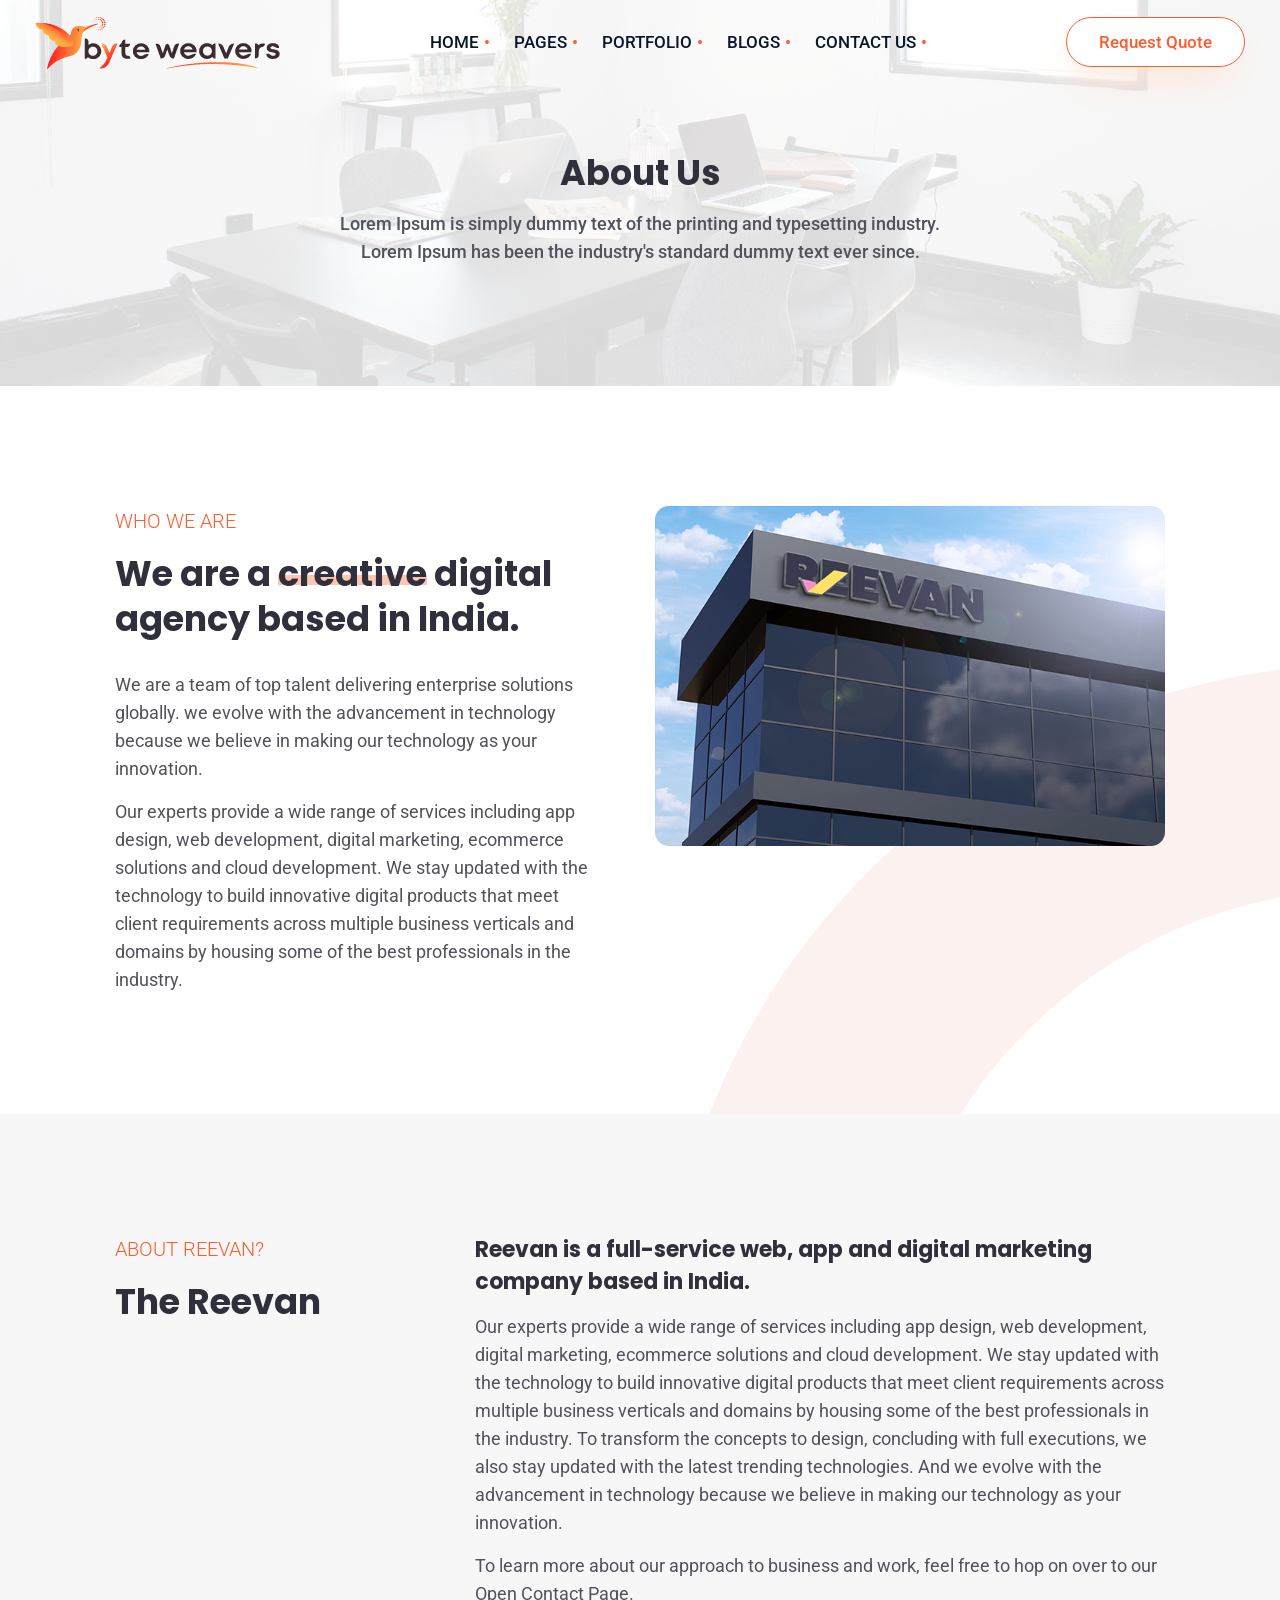
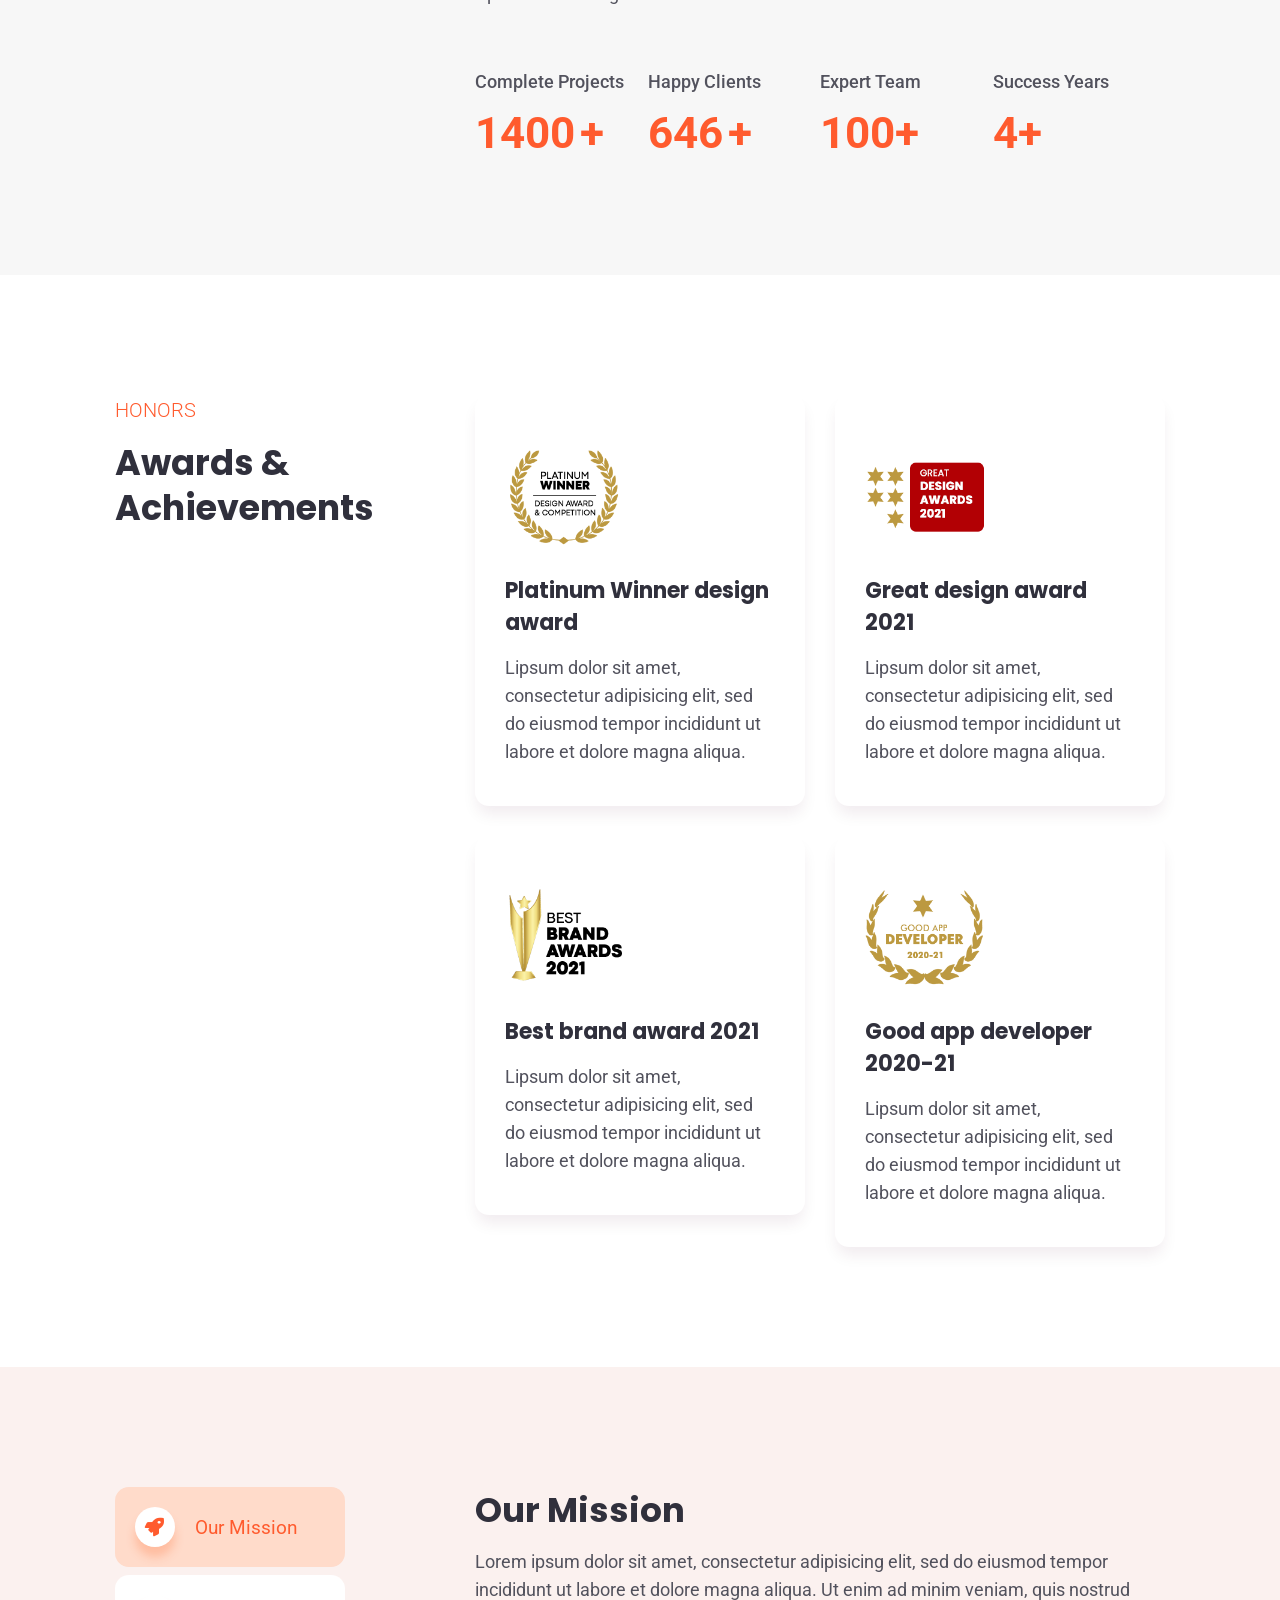
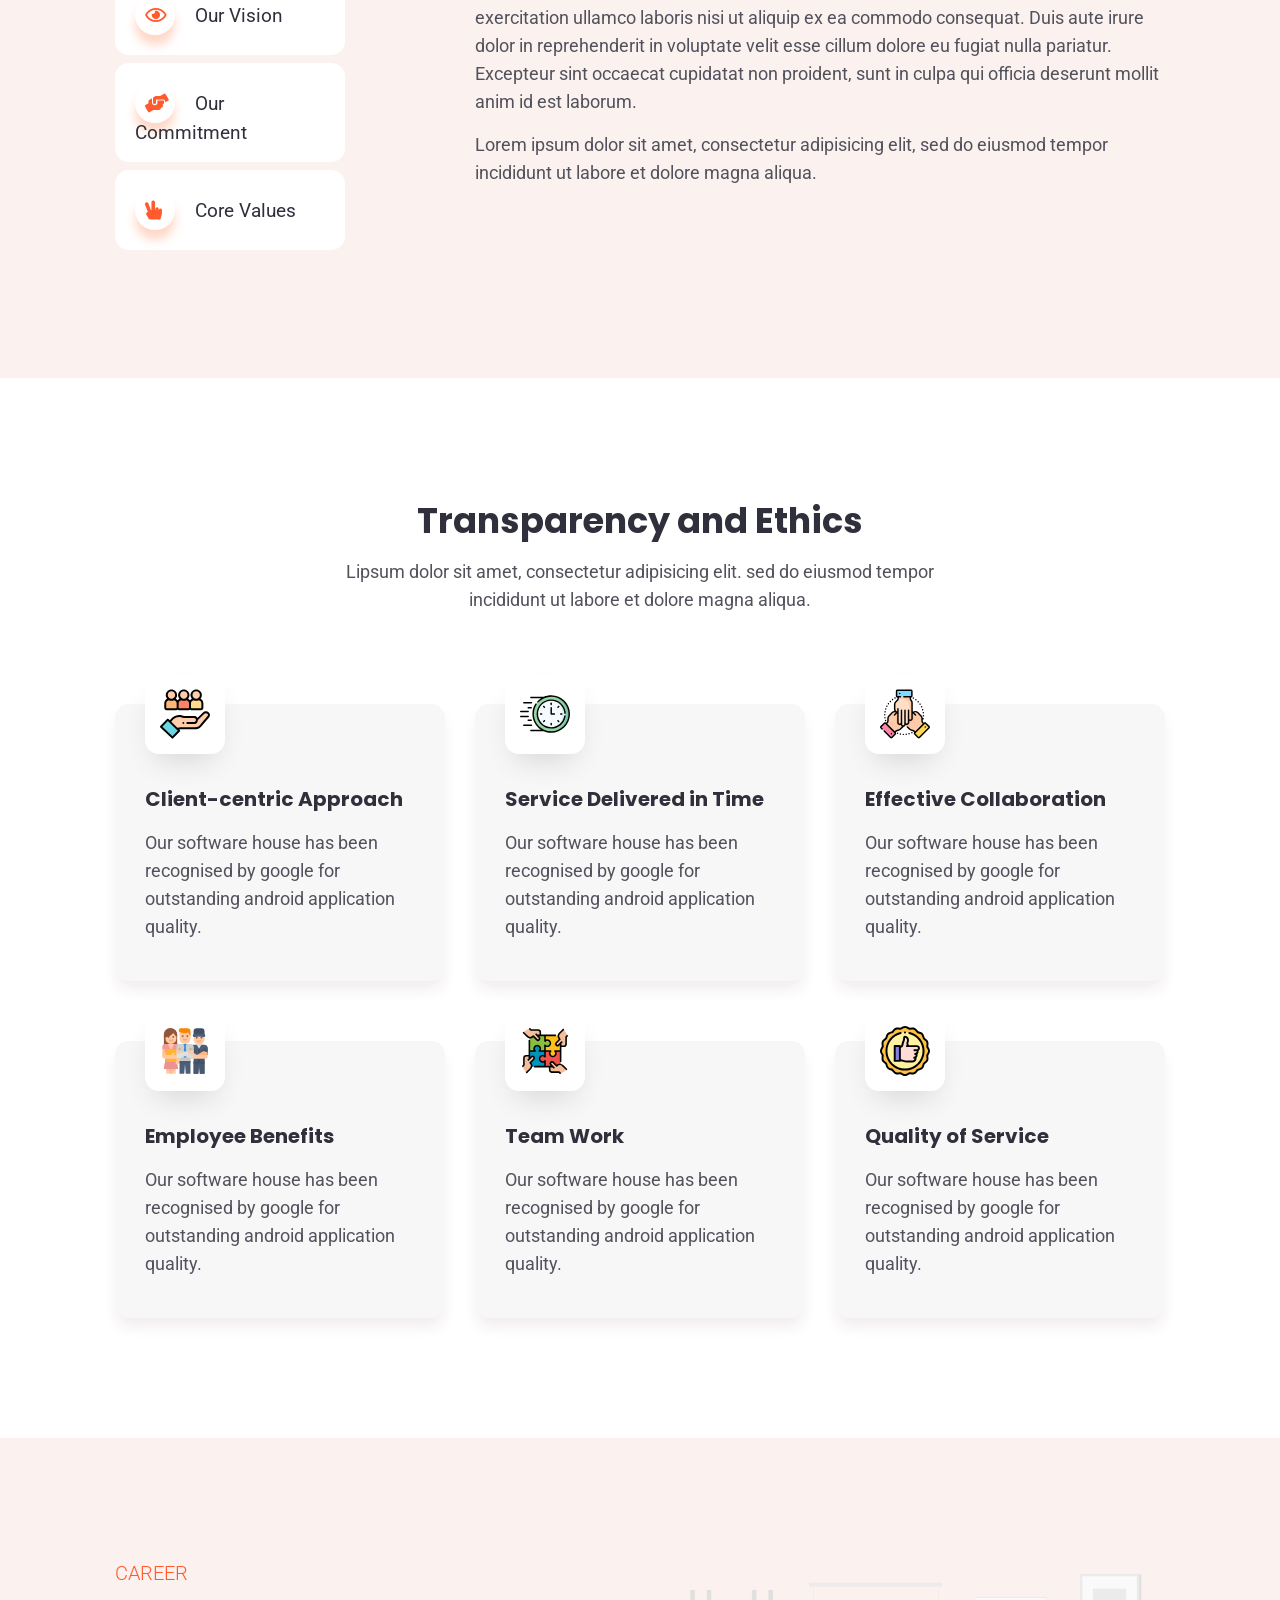
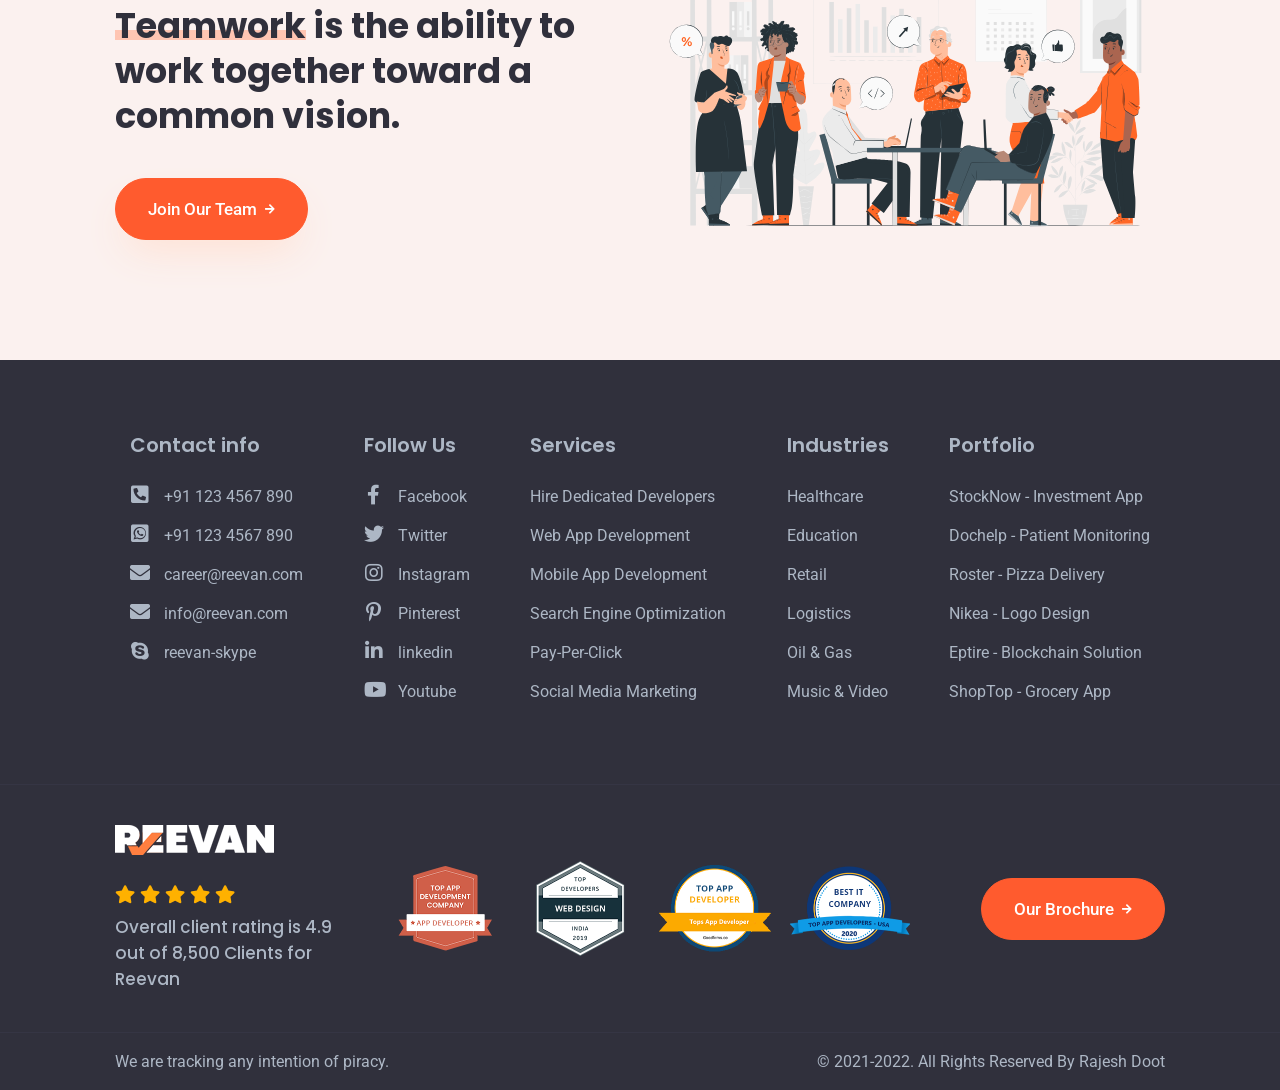
<file: about-2.html>
<!DOCTYPE html>
<html lang="zxx" class="no-js">
<head>
	<meta charset="utf-8" />
	<title>Reevan Web Design &amp; Digital Marketing Agency HTML Template</title>
	<meta name="description" content="Creative Agency, Marketing Agency Template">
	<meta name="keywords" content="Creative Agency, Marketing Agency">
	<meta name="author" content="rajesh-doot">
	<meta name="viewport" content="width=device-width, initial-scale=1, shrink-to-fit=no">
	<meta http-equiv="X-UA-Compatible" content="IE=edge">
	<meta name="theme-color" content="#e8f1ff">
	<!--Website-favicon-->
	<link href="images/favicon.png" rel="icon">
	<!--Plugin-css-->
	<link href="css/bootstrap.min.css" rel="stylesheet">
	<link href="css/plugin.min.css" rel="stylesheet">
	<link href="css/all.min.css" rel="stylesheet">
	<link rel="preconnect" href="https://fonts.gstatic.com">
	<link rel="preconnect" href="https://fonts.gstatic.com">
	<link href="https://fonts.googleapis.com/css2?family=Poppins:wght@300;400;500;600;700;800;900&family=Roboto:wght@400;500;700&display=swap" rel="stylesheet">
	<!-- Template-style-->
	<link href="css/style.css" rel="stylesheet">
	<link href="css/responsive.css" rel="stylesheet">
</head>
<body>
    <!--Start Preloader -->
    <div class="onloadpage" id="page-load">
		<div class="loader-div">
		  <div class="on-img"><img src="images/loader.gif" alt="Logo" class="img-fluid" /><span>Loading Please Wait...</span></div>
		</div>
	  </div>
	  <!--End Preloader -->
	  <!--Start Header-->
	  <header class="ree-header fixed-top">
		<div class="container-fluid m-p-l-r-0">
		  <div class="menu-header">
			<div class="menu-logo">
			  <div class="dskt-logo"><a class="nav-brand" href="./">	<img src="images/logo.png" alt="Logo" class="ree-logo" /> </a> </div>
			</div>
			<div class="ree-nav" role="navigation">
			  <ul class="nav-list">
				<li class="megamenu">
				  <a href="#" class="menu-links">Home</a>
				  <div class="menu-dropdown">
					<div class="menu-block-set">
					  <div class="container">
						<div class="menu-block-a">
						  <div class="mega-menu-blocks">
							<p class="mb10">Need a Website?</p>
							<h4>We Will Shape Your Brand With Our Digital Solutions</h4>
							<a href="get-quote.html" class="ree-btn ree-btn0 ree-btn-grdt2 mt30"> Request Quote <i class="fas fa-arrow-right fa-btn"></i></a>
						  </div>
						  <div class="mega-menu-blocks">
							<div class="menu-inner-block-a">
							  <div class="inner-blockss">
								<label class="menu-headings">Multi-Page Demo</label>
								<ul class="menu-li-link">
								  <li><a href="app-development.html">App Development</a></li>
								  <li><a href="creative-agency.html">Creative Agency</a></li>
								  <li><a href="digital-agency.html">Digital Agency</a></li>
								  <li><a href="graphic-design.html">Graphic Design</a></li>
								  <li><a href="lead-generation.html">Lead Generation</a></li>
								  <li><a href="personal-portfolio.html">Personal Portfolio</a></li>
								  <li><a href="web-design.html">Web Design</a></li>
								</ul>
							  </div>
							  <div class="inner-blockss">
								<label class="menu-headings">One-Page Demo</label>
								<ul class="menu-li-link">
								  <li><a href="app-development-onepage.html">App Development</a></li>
								  <li><a href="creative-agency-onepage.html">Creative Agency</a></li>
								  <li><a href="digital-agency-onepage.html">Digital Agency</a></li>
								  <li><a href="graphic-design-onepage.html">Graphic Design</a></li>
								  <li><a href="lead-generation-onepage.html">Lead Generation</a></li>
								  <li><a href="personal-portfolio-onepage.html">Personal Portfolio</a></li>
								  <li><a href="web-design-onepage.html">Web Design</a></li>
								</ul>
							  </div>
							  <div class="inner-blockss">
								<label class="menu-headings">Coming Soon Demo</label>
								<ul class="menu-li-link">
								  <li><a  href="#." class="dsbld">Corporate Business</a></li>
								  <li><a  href="#." class="dsbld">Product Landing Page</a></li>
								  <li><a  href="#." class="dsbld">Photography</a></li>
								  <li><a  href="#." class="dsbld">Domain & Hosting</a></li>
								  <li><a  href="#." class="dsbld">E-commerce</a></li>
								  <li><a  href="#." class="dsbld">Business Development</a></li>
								</ul>
							  </div>
							  <div class="inner-blockss">
								<label class="menu-headings">&nbsp;</label>
							  </div>
							</div>
						  </div>
						</div>
					  </div>
					</div>
					<div class="menu-extra-info">
					  <div class="container">
						<div class="menu-extra-info-inner">
						  <ul>
							<li>
							  <div class="menu-icon-ree">
								<div class="webiocon"> <i class="far fa-envelope"></i> </div>
							  </div>
							  <a href="mailto:reevan@abcd.com">reevan@abcd.com</a>
							</li>
							<li>
							  <div class="menu-icon-ree">
								<div class="webiocon"> <i class="fas fa-phone-alt"></i> </div>
							  </div>
							  <a href="tel:+91123456789">+91 123 456 7890</a>
							</li>
							<li>
							  <div class="menu-icon-ree">
								<div class="webiocon"> <i class="fab fa-whatsapp"></i> </div>
							  </div>
							  <a href="https://wa.me/+91123456789">+91 123 456 7890</a>
							</li>
							<li>
							  <div class="menu-icon-ree">
								<div class="webiocon"> <i class="fab fa-skype"></i> </div>
							  </div>
							  <a href="#">Reevan.Skype</a>
							</li>
							<li>
							  <div class="menu-icon-ree">
								<div class="webiocon"> <i class="fas fa-question"></i> </div>
							  </div>
							  <a href="#">Why Choose Us</a>
							</li>
						  </ul>
						</div>
					  </div>
					</div>
				  </div>
				</li>
				<li class="megamenu">
				  <a href="#" class="menu-links">Pages</a>
				  <div class="menu-dropdown">
					<div class="menu-block-set">
					  <div class="container">
						<div class="menu-block-a">
						  <div class="mega-menu-blocks">
							<h4>Creative, Premium & Scalable Solutions For App and Web Development</h4>
							<a href="get-quote.html" class="ree-btn ree-btn0 ree-btn-grdt2 mt30"> Request Quote <i class="fas fa-arrow-right fa-btn"></i></a>
						  </div>
						  <div class="mega-menu-blocks">
							<div class="menu-inner-block-a">
							  <div class="inner-blockss">
								<ul class="menu-li-link">
								  <li><a href="about.html">About Us</a></li>
								  <li><a href="about-2.html">About Us - 2</a></li>
								  <li><a href="career.html">Career</a></li>
								  <li><a href="career-2.html">Career - 2</a></li>
								  <li><a href="case-study.html">Case Study</a></li>
								</ul>
							  </div>
							  <div class="inner-blockss">
								<ul class="menu-li-link">
								  <li><a href="case-study-details.html">Case Study Details</a></li>
								  <li><a href="core-values.html">Our Core Value</a></li>
								  <li><a href="get-quote.html">Contact Us</a></li>
								  <li><a href="get-quote-2.html">Contact Us - 2</a></li>
								  <li><a href="our-team.html">Our Team</a></li>
								</ul>
							  </div>
							  <div class="inner-blockss">
								<ul class="menu-li-link">
								  <li><a href="our-team-2.html">Our Team - 2</a></li>
								  <li><a href="pricing.html">Pricing</a></li>
								  <li><a href="pricing-2.html">Pricing - 2</a></li>
								  <li><a href="services.html">Service</a></li>
								  <li><a href="services-2.html">Service - 2</a></li>
								</ul>
							  </div>
							  <div class="inner-blockss">
								<ul class="menu-li-link">
								  <li><a href="service-details.html">Service Details</a></li>
								  <li><a href="service-details-2.html">Service Details - 2</a></li>
								  <li><a href="why-us.html">Why Choose Us</a></li>
								</ul>
							  </div>
							</div>
						  </div>
						</div>
					  </div>
					</div>
					<div class="menu-extra-info">
					  <div class="container">
						<div class="menu-extra-info-inner">
						  <ul>
							<li>
							  <div class="menu-icon-ree">
								<div class="webiocon"> <i class="far fa-envelope"></i> </div>
							  </div>
							  <a href="mailto:reevan@abcd.com">reevan@abcd.com</a>
							</li>
							<li>
							  <div class="menu-icon-ree">
								<div class="webiocon"> <i class="fas fa-phone-alt"></i> </div>
							  </div>
							  <a href="tel:+91123456789">+91 123 456 7890</a>
							</li>
							<li>
							  <div class="menu-icon-ree">
								<div class="webiocon"> <i class="fab fa-whatsapp"></i> </div>
							  </div>
							  <a href="https://wa.me/+91123456789">+91 123 456 7890</a>
							</li>
							<li>
							  <div class="menu-icon-ree">
								<div class="webiocon"> <i class="fab fa-skype"></i> </div>
							  </div>
							  <a href="#">Reevan.Skype</a>
							</li>
							<li>
							  <div class="menu-icon-ree">
								<div class="webiocon"> <i class="fas fa-question"></i> </div>
							  </div>
							  <a href="#">Why Choose Us</a>
							</li>
						  </ul>
						</div>
					  </div>
					</div>
				  </div>
				</li>
				<li class="megamenu mega-small">
				  <a href="#"  class="menu-links">Portfolio</a>
				  <div class="menu-dropdown">
					<div class="menu-block-set"> 
					  <a class="dropdown-item" href="portfolio-modern.html">Portfolio Modern</a>
					  <a class="dropdown-item" href="portfolio-2.html">Portfolio 3 Grid</a>
					  <a class="dropdown-item" href="portfolio-3.html">Portfolio 4 Grid</a>
					  <a class="dropdown-item" href="portfolio-details.html">Portfolio Details</a>							 
					  <a class="dropdown-item" href="portfolio-details-2.html">Portfolio Details - 2</a>						 
					</div>
				  </div>
				</li>
				<li class="megamenu mega-small">
				  <a href="#"  class="menu-links">Blogs</a>
				  <div class="menu-dropdown">
					<div class="menu-block-set"> 
					  <a class="dropdown-item" href="blog.html">Blog Page</a>
					  <a class="dropdown-item" href="blog-details.html">Blog Details</a>					 
					</div>
				  </div>
				</li>
				<li class="megamenu mega-small">
				  <a href="#"  class="menu-links">Contact Us</a>
				  <div class="menu-dropdown">
					<div class="menu-block-set"> 
					  <a class="dropdown-item" href="get-quote.html">Contact Us</a>
					  <a class="dropdown-item" href="get-quote-2.html">Contact Us - 2</a>			 
					</div>
				  </div>
				</li>
			  </ul>
			</div>
			<div class="ree-nav-cta">
			  <ul>
				<li><a href="get-quote.html" class="ree-btn ree-btn0 ree-btn-grdt2"> Request Quote</a> </li>
			  </ul>
			</div>
			<div class="mobile-menu2">
			  <ul class="mob-nav2">
				<li><a href="get-quote.html" class="ree-btn2 ree-btn-grdt1"><i class="fas fa-envelope-open-text"></i></a></li>
				<li class="navm-"><a class="toggle" href="#"> <span></span> </a> </li>
			  </ul>
			</div>
			<!-- mobile Nav -->
			<nav id="main-nav">
			  <ul>
				<li>
				  <a href="#">Home</a>
				  <ul>
					<li><a href="#">Multi-Page Demo</a>
					  <ul>
						<li><a href="app-development.html">App Development</a></li>
						<li><a href="creative-agency.html">Creative Agency</a></li>
						<li><a href="digital-agency.html">Digital Agency</a></li>
						<li><a href="graphic-design.html">Graphic Design</a></li>
						<li><a href="lead-generation.html">Lead Generation</a></li>
						<li><a href="personal-portfolio.html">Personal Portfolio</a></li>
						<li><a href="web-design.html">Web Design</a></li>
					  </ul>
					</li>
					<li><a href="#">One-Page Demo</a>
					  <ul>
						<li><a href="app-development-onepage.html">App Development</a></li>
						<li><a href="creative-agency-onepage.html">Creative Agency</a></li>
						<li><a href="digital-agency-onepage.html">Digital Agency</a></li>
						<li><a href="graphic-design-onepage.html">Graphic Design</a></li>
						<li><a href="lead-generation-onepage.html">Lead Generation</a></li>
						<li><a href="personal-portfolio-onepage.html">Personal Portfolio</a></li>
						<li><a href="web-design-onepage.html">Web Design</a></li>
					  </ul>
					</li>
				  </ul>
				</li>              
				<li><a href="#">Pages</a>
				  <ul>
					<li><a href="about.html">About Us</a></li>
					<li><a href="about-2.html">About Us - 2</a></li>
					<li><a href="career.html">Career</a></li>
					<li><a href="career-2.html">Career - 2</a></li>
					<li><a href="case-study.html">Case Study</a></li>
					<li><a href="case-study-details.html">Case Study Details</a></li>
					<li><a href="core-values.html">Our Core Value</a></li>
					<li><a href="get-quote.html">Contact Us</a></li>
					<li><a href="get-quote-2.html">Contact Us - 2</a></li>
					<li><a href="our-team.html">Our Team</a></li>
					<li><a href="our-team-2.html">Our Team - 2</a></li>
					<li><a href="pricing.html">Pricing</a></li>
					<li><a href="pricing-2.html">Pricing - 2</a></li>
					<li><a href="services.html">Service</a></li>
					<li><a href="services-2.html">Service - 2</a></li>
					<li><a href="service-details.html">Service Details</a></li>
					<li><a href="service-details-2.html">Service Details - 2</a></li>
					<li><a href="why-us.html">Why Choose Us</a></li>
				  </ul>
				</li>
				<li><a href="#">Portfolio</a>
				  <ul>
					<li><a href="portfolio-modern.html">Portfolio Modern</a></li>
					<li><a href="portfolio-2.html">Portfolio 3 Grid</a></li>
					<li><a href="portfolio-3.html">Portfolio 4 Grid</a></li>
					<li>><a href="portfolio-details.html">Portfolio Details</a></li>
					<li><a href="portfolio-details-2.html">Portfolio Details - 2</a></li>
					<li><a href="portfolio-details.html">Portfolio Details</a></li>
				  </ul>
				</li>
				<li><a href="#">Blogs</a>
				  <ul>
					<li>  <a href="blog.html">Blog Page</a></li>
					<li>  <a href="blog-details.html">Blog Details</a></li>
				  </ul>
				</li>
				<li><a href="#">Contact Page</a>
				  <ul>
					  <li><a href="get-quote.html">Contact Us</a></li>
					  <li><a href="get-quote-2.html">Contact Us - 2</a></li>
				  </ul>
				</li>             
			  </ul>
			  <ul class="bottom-nav">
				<li class="ree-hc">
				  <a href="tel:123567890" rel="noreferrer" target="_blank">
					<svg version="1.1"  xmlns="http://www.w3.org/2000/svg" xmlns:xlink="http://www.w3.org/1999/xlink" x="0px" y="0px" viewBox="0 0 25.625 25.625" style="enable-background:new 0 0 25.625 25.625;" xml:space="preserve">
					  <g>
						<path d="M22.079,17.835c-1.548-1.324-3.119-2.126-4.648-0.804l-0.913,0.799 c-0.668,0.58-1.91,3.29-6.712-2.234C5.005,10.079,7.862,9.22,8.531,8.645l0.918-0.8c1.521-1.325,0.947-2.993-0.15-4.71l-0.662-1.04  C7.535,0.382,6.335-0.743,4.81,0.58L3.986,1.3C3.312,1.791,1.428,3.387,0.971,6.419c-0.55,3.638,1.185,7.804,5.16,12.375
						  c3.97,4.573,7.857,6.87,11.539,6.83c3.06-0.033,4.908-1.675,5.486-2.272l0.827-0.721c1.521-1.322,0.576-2.668-0.973-3.995 L22.079,17.835z" />
					  </g>
					</svg>
				  </a>
				</li>
				<li class="ree-hc">
				  <a href="mailto:abc@example.com" target="_blank">
					<svg xmlns="http://www.w3.org/2000/svg" width="24" height="24" viewBox="0 0 24 24">
					  <path d="M20 4H4c-1.1 0-1.99.9-1.99 2L2 18c0 1.1.9 2 2 2h16c1.1 0 2-.9 2-2V6c0-1.1-.9-2-2-2zm0 4l-8 5-8-5V6l8 5 8-5v2z" />
					  <path d="M0 0h24v24H0z" fill="none" />
					</svg>
				  </a>
				</li>
				<li class="ree-hc">
				  <a href="skype:reevan.company" rel="noreferrer" target="_blank">
					<svg xmlns="http://www.w3.org/2000/svg" viewBox="0 0 448 512">
					  <path d="M424.7 299.8c2.9-14 4.7-28.9 4.7-43.8 0-113.5-91.9-205.3-205.3-205.3-14.9 0-29.7 1.7-43.8 4.7C161.3 40.7 137.7 32 112 32 50.2 32 0 82.2 0 144c0 25.7 8.7 49.3 23.3 68.2-2.9 14-4.7 28.9-4.7 43.8 0 113.5 91.9 205.3 205.3 205.3 14.9 0 29.7-1.7 43.8-4.7 19 14.6 42.6 23.3 68.2 23.3 61.8 0 112-50.2 112-112 .1-25.6-8.6-49.2-23.2-68.1zm-194.6 91.5c-65.6 0-120.5-29.2-120.5-65 0-16 9-30.6 29.5-30.6 31.2 0 34.1 44.9 88.1 44.9 25.7 0 42.3-11.4 42.3-26.3 0-18.7-16-21.6-42-28-62.5-15.4-117.8-22-117.8-87.2 0-59.2 58.6-81.1 109.1-81.1 55.1 0 110.8 21.9 110.8 55.4 0 16.9-11.4 31.8-30.3 31.8-28.3 0-29.2-33.5-75-33.5-25.7 0-42 7-42 22.5 0 19.8 20.8 21.8 69.1 33 41.4 9.3 90.7 26.8 90.7 77.6 0 59.1-57.1 86.5-112 86.5z" />
					</svg>
				  </a>
				</li>
				<li class="ree-hc">
				  <a href="wa.me/+91123456789" rel="noreferrer" target="_blank">
					<svg version="1.1"  xmlns="http://www.w3.org/2000/svg" xmlns:xlink="http://www.w3.org/1999/xlink" x="0px" y="0px" viewBox="0 0 512 512"	style="enable-background:new 0 0 512 512;" xml:space="preserve">
					  <g>
						<path d="M256.064,0h-0.128C114.784,0,0,114.816,0,256c0,56,18.048,107.904,48.736,150.048l-31.904,95.104l98.4-31.456 C155.712,496.512,204,512,256.064,512C397.216,512,512,397.152,512,256S397.216,0,256.064,0z M405.024,361.504 c-6.176,17.44-30.688,31.904-50.24,36.128c-13.376,2.848-30.848,5.12-89.664-19.264C189.888,347.2,141.44,270.752,137.664,265.792
						  c-3.616-4.96-30.4-40.48-30.4-77.216s18.656-54.624,26.176-62.304c6.176-6.304,16.384-9.184,26.176-9.184 c3.168,0,6.016,0.16,8.576,0.288c7.52,0.32,11.296,0.768,16.256,12.64c6.176,14.88,21.216,51.616,23.008,55.392 c1.824,3.776,3.648,8.896,1.088,13.856c-2.4,5.12-4.512,7.392-8.288,11.744c-3.776,4.352-7.36,7.68-11.136,12.352 c-3.456,4.064-7.36,8.416-3.008,15.936c4.352,7.36,19.392,31.904,41.536,51.616c28.576,25.44,51.744,33.568,60.032,37.024 c6.176,2.56,13.536,1.952,18.048-2.848c5.728-6.176,12.8-16.416,20-26.496c5.12-7.232,11.584-8.128,18.368-5.568 c6.912,2.4,43.488,20.48,51.008,24.224c7.52,3.776,12.48,5.568,14.304,8.736C411.2,329.152,411.2,344.032,405.024,361.504z"/>
					  </g>
					</svg>
				  </a>
				</li>
			  </ul>
			</nav>
		  </div>
		</div>
	  </header>
	  <!-- Header End -->
<!-- Header title -->
<section class="header-title head-opacity" data-background="images/banner/office.jpg">
		<div class="container">
			<div class="row justify-content-center">
				<div class="col-lg-7 text-center">
					<h2 class="mb15">About Us</h2>
					<p class="h-light">Lorem Ipsum is simply dummy text of the printing and typesetting industry. Lorem Ipsum has been the industry's standard dummy text ever since.</p>
				</div>			
			</div>
		</div>
</section>
<!-- Header title end -->

	<!--page head-->
	<section class="page-heading-sec about-pag-head sec-pad">
		<div class="container">
			<div class="row">
				<div class="col-lg-6">
					<div class="page-heading mr25">
						<span class="sub-heading mb15" data-aos="fade-up" data-aos-delay="200">Who We Are</span>
						<h2 data-aos="fade-up" data-aos-delay="400"> We are a <span class="ree-text rt45">creative</span> digital agency based in India.</h2>
						<p class="mt30" data-aos="fade-up" data-aos-delay="600">We are a team of top talent delivering enterprise solutions globally. we evolve with the advancement in technology because we believe in making our technology as your innovation.</p>
						<p class="mt15" data-aos="fade-up" data-aos-delay="800">Our experts provide a wide range of services including app design, web development, digital marketing, ecommerce solutions and cloud development. We stay updated with the technology to build innovative digital products that meet client requirements across multiple business verticals and domains by housing some of the best professionals in the industry.</p>
					</div>
				</div>

				<div class="col-lg-6">
					<div class="sol-img m-mt30">
						<img src="images/others/building-mockup.jpg" alt="reevan office" class="img-fluid" data-aos="fade-in" data-aos-delay="400">
					</div>
				</div>
			</div>
			
		</div>
	</section>
	<!--page head end-->

	<!--about company-->
	<section class="r-bg-c sec-pad">
		<div class="container">
			<div class="row">
				<div class="col-lg-4">
					<div class="page-headings side-pghd">
						<span class="sub-heading mb15">About Reevan?</span>
						<h2>The Reevan</h2>
					</div>
				</div>
				<div class="col-lg-8">
					<h4 class="mb15">Reevan is a full-service web, app and digital marketing company based in India.</h4>
					<p>Our experts provide a wide range of services including app design, web development, digital
						marketing, ecommerce solutions and cloud development. We stay updated with the technology to
						build innovative digital products that meet client requirements across multiple business
						verticals and domains by housing some of the best professionals in the industry. To transform
						the concepts to design, concluding with full executions, we also stay updated with the latest
						trending technologies. And we evolve with the advancement in technology because we believe in
						making our technology as your innovation.</p>
					<p class="mt15">To learn more about our approach to business and work, feel free to hop on over to	our Open Contact Page.</p>

					<div class="row justify-content-center">
						<div class="col-lg-12">
							<div class="company-stats2 roww mt30">
								<div class="statsnum counter-number mt30">	<p>Complete Projects</p>	<span class="counter">7500</span> <span>+</span> </div>
								<div class="statsnum counter-number mt30"> <p>Happy Clients</p>	<span class="counter">3500</span> <span>+</span>	</div>
								<div class="statsnum counter-number mt30">	<p>Expert Team</p>	<span class="counter">540</span><span>+</span>		</div>
								<div class="statsnum counter-number mt30">	<p>Success Years</p> <span class="counter">20</span><span>+</span>	</div>
							</div>
						</div>
					</div>	


				</div>
			</div>
		</div>
	</section>
	<!--about company end-->

	<!--company awards-->
	<section class="r-bg-x sec-pad pt90">
		<div class="container">
			<div class="row">
				<div class="col-lg-4 mt30 m-mt0">
					<div class="page-headings side-pghd">
						<span class="sub-heading mb15">Honors</span>
						<h2>Awards & Achievements</h2>
					</div>
				</div>
				<div class="col-lg-8">
					<div class="row">
						<div class="col-lg-6 col-sm-6 mt30">
							<div class="ree-card ico-cont">
								<div class="ic-img mb20"> <img src="images/icons/topseobrands01.png" alt="Award Reevan">
								</div>
								<div class="ic-cont">
									<h4>Platinum Winner design award</h4>
									<p class="mt15">Lipsum dolor sit amet, consectetur adipisicing elit, sed do eiusmod
										tempor incididunt ut labore et dolore magna aliqua. </p>
								</div>
							</div>
						</div>
						<div class="col-lg-6 col-sm-6 mt30">
							<div class="ree-card ico-cont">
								<div class="ic-img mb20"> <img src="images/icons/extract01.png" alt="Award Reevan">
								</div>
								<div class="ic-cont">
									<h4>Great design award 2021</h4>
									<p class="mt15">Lipsum dolor sit amet, consectetur adipisicing elit, sed do eiusmod
										tempor incididunt ut labore et dolore magna aliqua. </p>
								</div>
							</div>
						</div>
						<div class="col-lg-6 col-sm-6 mt30">
							<div class="ree-card ico-cont">
								<div class="ic-img mb20"> <img src="images/icons/designrush01.png" alt="Award Reevan">
								</div>
								<div class="ic-cont">
									<h4>Best brand award 2021</h4>
									<p class="mt15">Lipsum dolor sit amet, consectetur adipisicing elit, sed do eiusmod
										tempor incididunt ut labore et dolore magna aliqua. </p>
								</div>
							</div>
						</div>
						<div class="col-lg-6 col-sm-6 mt30">
							<div class="ree-card ico-cont">
								<div class="ic-img mb20"> <img src="images/icons/clutch01.png" alt="Award Reevan">
								</div>
								<div class="ic-cont">
									<h4>Good app developer 2020-21</h4>
									<p class="mt15">Lipsum dolor sit amet, consectetur adipisicing elit, sed do eiusmod
										tempor incididunt ut labore et dolore magna aliqua. </p>
								</div>
							</div>
						</div>
					</div>
				</div>
			</div>
		</div>
	</section>
	<!--company awards end-->

	<!--mission and vision-->
	<section class="r-bg-a  sec-pad">
		<div class="container">
			<div class="row">
				<div class="col-lg-4 col-sm-12">
					<!-- Tabs nav -->
					<ul class="vrt-tabb nav nav-pills nav-pills-custom" id="pills-tab" role="tablist"
						aria-orientation="vertical">
						<li>
							<a class="nav-link active" id="mission-tab" data-toggle="pill" href="#pills-mission"
								role="tab" aria-controls="pills-mission" aria-selected="true">
								<i class="fas fa-rocket"></i> Our Mission</a>
						</li>
						<li> <a class="nav-link" id="vision-tab" data-toggle="pill" href="#pills-vision" role="tab"
								aria-controls="pills-vision" aria-selected="false">
								<i class="far fa-eye"></i> Our Vision</a>
						</li>
						<li> <a class="nav-link" id="comit-tab" data-toggle="pill" href="#pills-comit" role="tab"
								aria-controls="pills-comit" aria-selected="false">
								<i class="fas fa-hands-helping"></i> Our Commitment</a>
						</li>
						<li> <a class="nav-link" id="value-tab" data-toggle="pill" href="#pills-value" role="tab"
								aria-controls="pills-value" aria-selected="false">
								<i class="fas fa-hand-peace"></i> Core Values</a>
						</li>
					</ul>
				</div>
				<div class="col-lg-8 col-sm-12">
					<!-- Tabs content -->
					<div class="tab-content tab-bg" id="pills-tabContent">
						<div class="tab-pane fade  show active" id="pills-mission" role="tabpanel"	aria-labelledby="mission-tab">	<h3 class="mb15">Our Mission</h3>
							<p>Lorem ipsum dolor sit amet, consectetur adipisicing elit, sed do eiusmod tempor
								incididunt ut labore et dolore magna aliqua. Ut enim ad minim veniam, quis nostrud
								exercitation ullamco laboris nisi ut aliquip ex ea commodo consequat. Duis aute irure
								dolor in reprehenderit in voluptate velit esse cillum dolore eu fugiat nulla pariatur.
								Excepteur sint occaecat cupidatat non proident, sunt in culpa qui officia deserunt
								mollit anim id est laborum.</p>
							<p class="mt15">Lorem ipsum dolor sit amet, consectetur adipisicing elit, sed do eiusmod
								tempor incididunt ut labore et dolore magna aliqua.</p>
						</div>
						<div class="tab-pane fade" id="pills-vision" role="tabpanel" aria-labelledby="vision-tab">	<h3 class="mb15">Our Vision</h3>
							<p>Lorem ipsum dolor sit amet, consectetur adipisicing elit, sed do eiusmod tempor
								incididunt ut labore et dolore magna aliqua. Ut enim ad minim veniam, quis nostrud
								exercitation ullamco laboris nisi ut aliquip ex ea commodo consequat. Duis aute irure
								dolor in reprehenderit in voluptate velit esse cillum dolore eu fugiat nulla pariatur.
								Excepteur sint occaecat cupidatat non proident, sunt in culpa qui officia deserunt
								mollit anim id est laborum.</p>
							<p class="mt15">Lorem ipsum dolor sit amet, consectetur adipisicing elit, sed do eiusmod
								tempor incididunt ut labore et dolore magna aliqua. Lorem ipsum dolor sit amet,
								consectetur adipisicing elit, sed do eiusmod tempor incididunt ut labore et dolore magna
								aliqua.</p>
						</div>
						<div class="tab-pane fade" id="pills-comit" role="tabpanel" aria-labelledby="comit-tab">	<h3 class="mb15">Our Commitment</h3>
							<p>Lorem ipsum dolor sit amet, consectetur adipisicing elit, sed do eiusmod tempor
								incididunt ut labore et dolore magna aliqua. Ut enim ad minim veniam, quis nostrud
								exercitation ullamco laboris nisi ut aliquip ex ea commodo consequat. Duis aute irure
								dolor in reprehenderit in voluptate velit esse cillum dolore eu fugiat nulla pariatur.
								Excepteur sint occaecat cupidatat non proident, sunt in culpa qui officia deserunt
								mollit anim id est laborum.</p>
							<p class="mt15">Lorem ipsum dolor sit amet, consectetur adipisicing elit, sed do eiusmod
								tempor incididunt ut labore et dolore magna aliqua. Lorem ipsum dolor sit amet,
								consectetur adipisicing elit, sed do eiusmod tempor incididunt ut labore et dolore magna
								aliqua.</p>
						</div>
						<div class="tab-pane fade" id="pills-value" role="tabpanel" aria-labelledby="value-tab">	<h3 class="mb15">Core Value</h3>
							<p>Lorem ipsum dolor sit amet, consectetur adipisicing elit, sed do eiusmod tempor
								incididunt ut labore et dolore magna aliqua. Ut enim ad minim veniam, quis nostrud
								exercitation ullamco laboris nisi ut aliquip ex ea commodo consequat. Duis aute irure
								dolor in reprehenderit in voluptate velit esse cillum dolore eu fugiat nulla pariatur.
								Excepteur sint occaecat cupidatat non proident, sunt in culpa qui officia deserunt
								mollit anim id est laborum.</p>
							<p class="mt15">Lorem ipsum dolor sit amet, consectetur adipisicing elit, sed do eiusmod
								tempor incididunt ut labore et dolore magna aliqua. Lorem ipsum dolor sit amet,
								consectetur adipisicing elit, sed do eiusmod tempor incididunt ut labore et dolore magna
								aliqua.</p>
						</div>
					</div>
				</div>
			</div>
		</div>
	</section>
	<!--mission and vision end-->

	<!--company keypoints-->
	<section class="r-bg-x  sec-pad">
		<div class="container">
			<div class="row justify-content-center">
				<div class="col-lg-7 text-center">
					<div class="page-headings">
						<h2>Transparency and Ethics</h2>
						<p class="mt15">Lipsum dolor sit amet, consectetur adipisicing elit. sed do eiusmod tempor incididunt ut labore et dolore magna aliqua.</p>
					</div>
				</div>
			</div>
			<div class="row mt30">
				<div class="col-lg-4 col-sm-6">
					<div class="ree-card r-bg-c mt60">
						<div class="ree-card-img"><img src="images/icons/target.svg" alt="services"> </div>
						<div class="ree-card-content mt40">
							<h3 class="mb15">Client-centric Approach</h3>
							<p>Our software house has been recognised by google for outstanding android application	quality.</p>

						</div>
					</div>
				</div>
				<div class="col-lg-4 col-sm-6">
					<div class="ree-card r-bg-c mt60">
						<div class="ree-card-img"><img src="images/icons/fast-time.svg" alt="services"> </div>
						<div class="ree-card-content mt40">
							<h3 class="mb15">Service Delivered in Time</h3>
							<p>Our software house has been recognised by google for outstanding android application	quality.</p>

						</div>
					</div>
				</div>
				<div class="col-lg-4 col-sm-6">
					<div class="ree-card r-bg-c mt60">
						<div class="ree-card-img"><img src="images/icons/united.svg" alt="services"> </div>
						<div class="ree-card-content mt40">
							<h3 class="mb15">Effective Collaboration</h3>
							<p>Our software house has been recognised by google for outstanding android application	quality.</p>

						</div>
					</div>
				</div>
				<div class="col-lg-4 col-sm-6">
					<div class="ree-card r-bg-c mt60">
						<div class="ree-card-img"><img src="images/icons/team.svg" alt="services"> </div>
						<div class="ree-card-content mt40">
							<h3 class="mb15">Employee Benefits</h3>
							<p>Our software house has been recognised by google for outstanding android application	quality.</p>

						</div>
					</div>
				</div>
				<div class="col-lg-4 col-sm-6">
					<div class="ree-card r-bg-c mt60">
						<div class="ree-card-img"><img src="images/icons/partnership.svg" alt="services"> </div>
						<div class="ree-card-content mt40">
							<h3 class="mb15">Team Work</h3>
							<p>Our software house has been recognised by google for outstanding android application	quality.</p>
						</div>
					</div>
				</div>
				<div class="col-lg-4 col-sm-6">
					<div class="ree-card r-bg-c mt60">
						<div class="ree-card-img"><img src="images/icons/qualitys.svg" alt="services"> </div>
						<div class="ree-card-content mt40">
							<h3 class="mb15">Quality of Service</h3>
							<p>Our software house has been recognised by google for outstanding android application	quality.</p>
						</div>
					</div>
				</div>

			</div>
		</div>
	</section>
	<!--company keypoints end-->

	<!--start career cta-->
	<section class="r-bg-a  sec-pad">
		<div class="container">
			<div class="ree">
				<div class="row">
					<div class="col-lg-6 vcenter">
						<div class="cta-heading">
							<span class="sub-heading mb15">Career</span>
							<h2><span class="ree-text rt40">Teamwork</span> is the ability to work together toward a common vision.</h2>

							<a href="get-quote.html" class="ree-btn  ree-btn-grdt1 mt40 mw-80">Join Our Team <i	class="fas fa-arrow-right fa-btn"></i></a>
						</div>
					</div>
					<div class="col-lg-6 vcenter">
						<div class="ct-sol-img">
							<img src="images/cta/teamwork.svg" alt="team" class="img-fluid">
						</div>
					</div>
				</div>
			</div>
		</div>
	</section>
	<!--end career cta-->

	<!--start footer -->
	<footer class="footer-a">		
		<div class="footer-fist-row pt40">
			<div class="container">
				<div class="footer-rowset">
					<div class="col footer-head">
						<h5>Contact info</h5>
						<ul class="footer-links-list social-linkz">
							<li><a href="tel:+911234567890"><span><i class="fas fa-phone-square-alt"></i></span> +91 123 4567 890 </a></li>
							<li><a href="tel:+911234567890"><span><i class="fab fa-whatsapp-square"></i></span> +91 123 4567 890</a></li>
							<li><a href="mailto:career@reevan.com"><span><i class="fas fa-envelope"></i></span> career@reevan.com</a></li>
							<li><a href="mailto:career@reevan.com"><span><i class="fas fa-envelope"></i></span> info@reevan.com</a></li>
							<li><a href="skype:reevan.company"><span><i class="fab fa-skype"></i></span> reevan-skype</a></li>
						</ul>
					</div>
					<div class="col footer-head">
						<h5>Follow Us</h5>
						<ul class="footer-links-list social-linkz">
							<li><a href="javascript:void(0)"><span><i class="fab fa-facebook-f"></i></span> Facebook</a>	</li>
							<li><a href="javascript:void(0)"><span><i class="fab fa-twitter"></i></span> Twitter </a>	</li>
							<li><a href="javascript:void(0)"><span><i class="fab fa-instagram"></i></span> Instagram</a> </li>
							<li><a href="javascript:void(0)"><span><i class="fab fa-pinterest-p"></i></span> Pinterest</a></li>
							<li><a href="javascript:void(0)"><span><i class="fab fa-linkedin-in"></i></span> linkedin</a></li>
							<li><a href="javascript:void(0)"><span><i class="fab fa-youtube"></i></span> Youtube</a> </li>
						</ul>
					</div>
					<div class="col footer-head">
						<h5>Services</h5>
						<ul class="footer-links-list">
							<li><a href="javascript:void(0)">Hire Dedicated Developers</a></li>
							<li><a href="javascript:void(0)">Web App Development</a></li>
							<li><a href="javascript:void(0)">Mobile App Development</a></li>
							<li><a href="javascript:void(0)">Search Engine Optimization</a></li>
							<li><a href="javascript:void(0)">Pay-Per-Click</a></li>
							<li><a href="javascript:void(0)">Social Media Marketing</a></li>
						</ul>
					</div>
					<div class="col footer-head">
						<h5>Industries</h5>
						<ul class="footer-links-list">
							<li><a href="javascript:void(0)">Healthcare</a></li>
							<li><a href="javascript:void(0)">Education</a></li>
							<li><a href="javascript:void(0)">Retail</a></li>
							<li><a href="javascript:void(0)">Logistics</a></li>
							<li><a href="javascript:void(0)">Oil & Gas</a></li>
							<li><a href="javascript:void(0)">Music & Video</a></li>
						</ul>
					</div>
					<div class="col footer-head">
						<h5>Portfolio</h5>
						<ul class="footer-links-list">
							<li><a href="javascript:void(0)">StockNow - Investment App</a></li>
							<li><a href="javascript:void(0)">Dochelp - Patient Monitoring</a></li>
							<li><a href="javascript:void(0)">Roster - Pizza Delivery</a></li>
							<li><a href="javascript:void(0)">Nikea - Logo Design</a></li>
							<li><a href="javascript:void(0)">Eptire - Blockchain Solution</a></li>
							<li><a href="javascript:void(0)">ShopTop - Grocery App</a></li>
						</ul>
					</div>
				</div>
			</div>
			<div class="footer-abt mt70 pt40 pb40">
				<div class="container">
					<div class="row">
						<div class="col-lg-3 vcenter">
							<div class="footer-ree-lg">
								<div class="footer-logo">
									<a href="#"> <img src="images/footer-logo.png" alt="reeven" class="img"> </a>
								</div>
								<div class="star-rating-review mt30">
									<span class="fa fa-star checked"></span>
									<span class="fa fa-star checked"></span>
									<span class="fa fa-star checked"></span>
									<span class="fa fa-star checked"></span>
									<span class="fa fa-star checked"></span>
								</div>
								<h6 class="mt10">Overall client rating is 4.9 out of 8,500 Clients for Reevan</h6>
							</div>
						</div>
						<div class="col-lg-6 vcenter">
							<div class="ref-logo">
								<a href="#"> <img src="images/brand-logo/app-futura.png" alt="Logo"> </a>
								<a href="#"> <img src="images/brand-logo/clutch.png" alt="Logo"> </a>
								<a href="#"> <img src="images/brand-logo/goodfirm.png" alt="Logo"> </a>
								<a href="#"> <img src="images/brand-logo/itfirm.png" alt="Logo"> </a>
							</div>
						</div>
						<div class="col-lg-3 vcenter ft-btn">
							<a href="#" class="ree-btn  ree-btn-grdt1 mw-80 no-shadows">Our Brochure <i class="fas fa-arrow-right fa-btn"></i></a>
						</div>
					</div>
				</div>
			</div>
			<div class="container ft-cpy">
				<div class="row">
					<div class="col-lg-5">
						<div class="ft-copyright">
							<p>We are tracking any intention of piracy.</p>
						</div>
					</div>

					<div class="col-lg-7">
						<div class="ft-copyright ft-r">
							<p>© 2021-2022. All Rights Reserved By <a href="https://themeforest.net/user/rajesh-doot/portfolio" target="blank">Rajesh Doot</a></p>
						</div>
					</div>
				</div>
			</div>
		</div>
	</footer>
	<!-- end footer -->

	<!--All js files-->
	<script src="js/modernizr-3.5.0.min.js"></script>
	<script src="js/jquery-3.6.0.min.js"></script>
	<script src="js/bootstrap.bundle.min.js"></script>
	<script src="js/app.bundle.js"></script>
	<!--Common reevan script file-->
	<script src="js/main.js"></script>
</body>
</html>
</file>
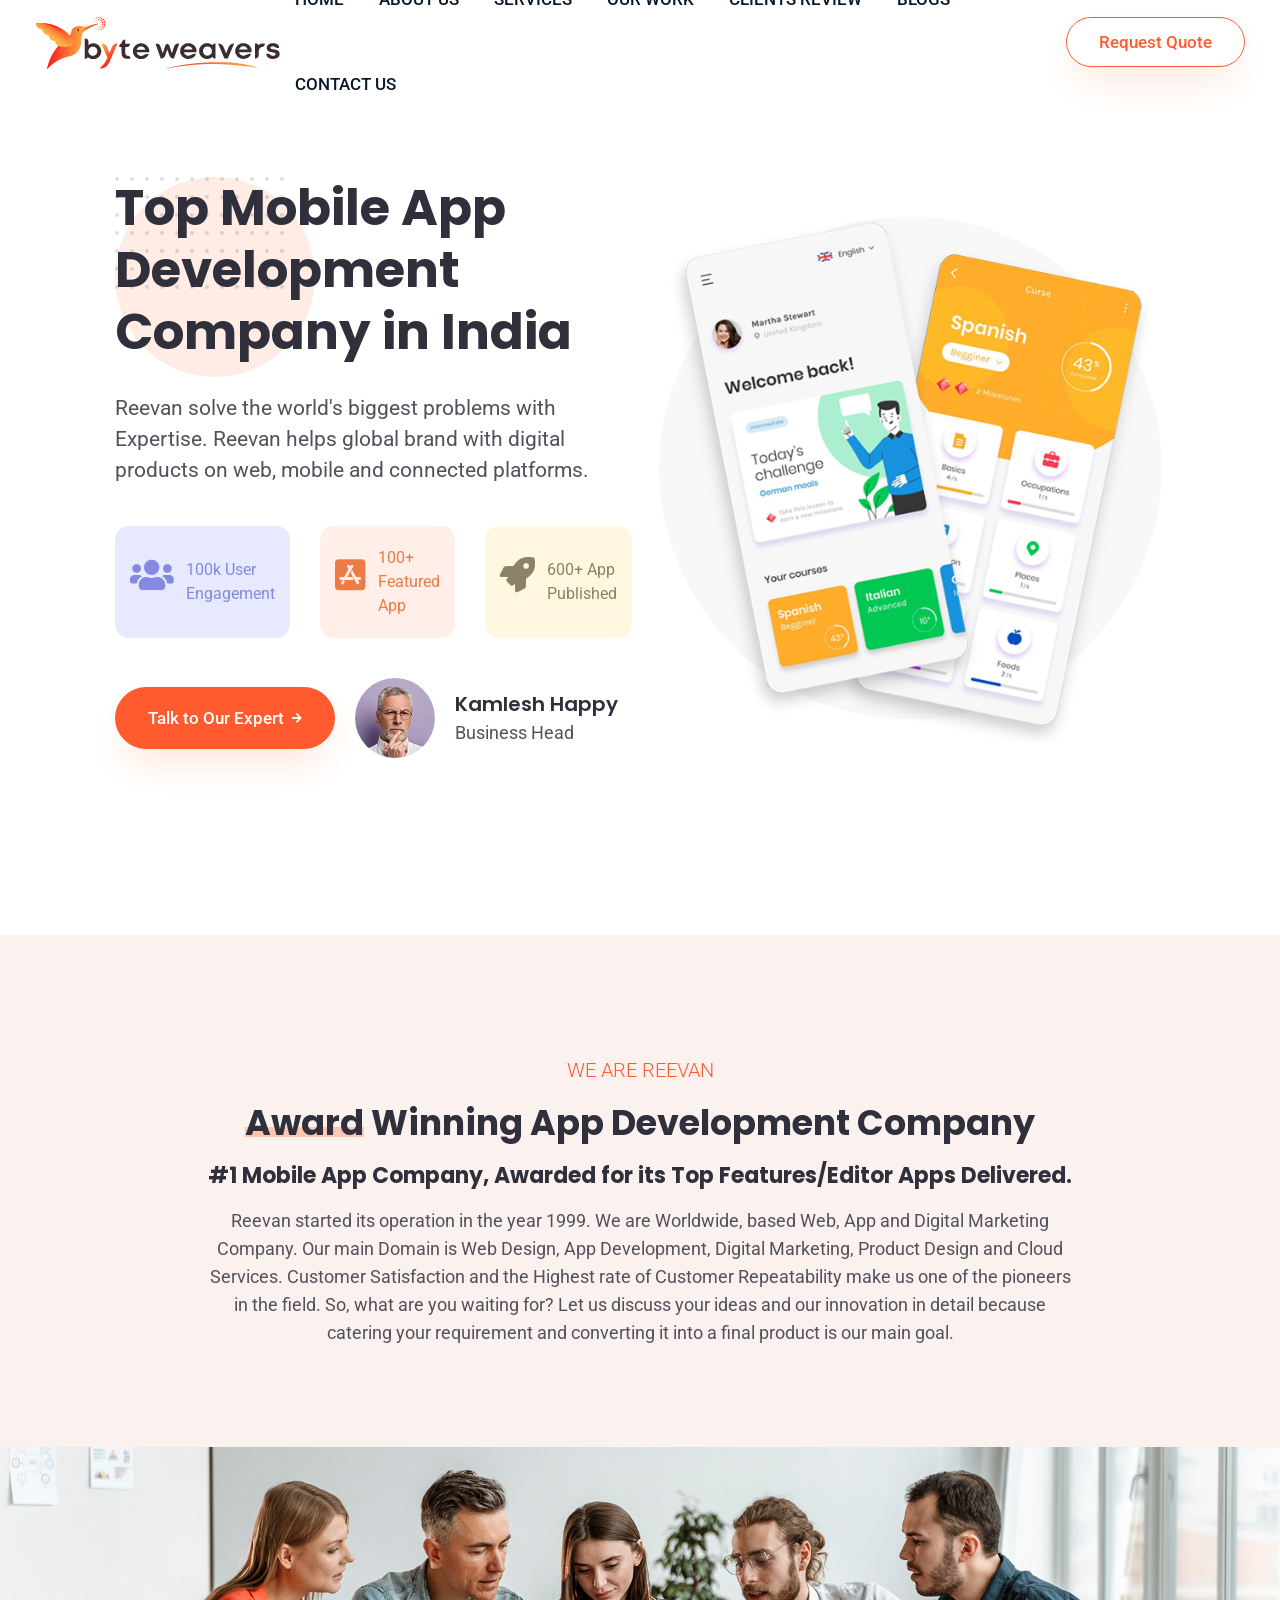
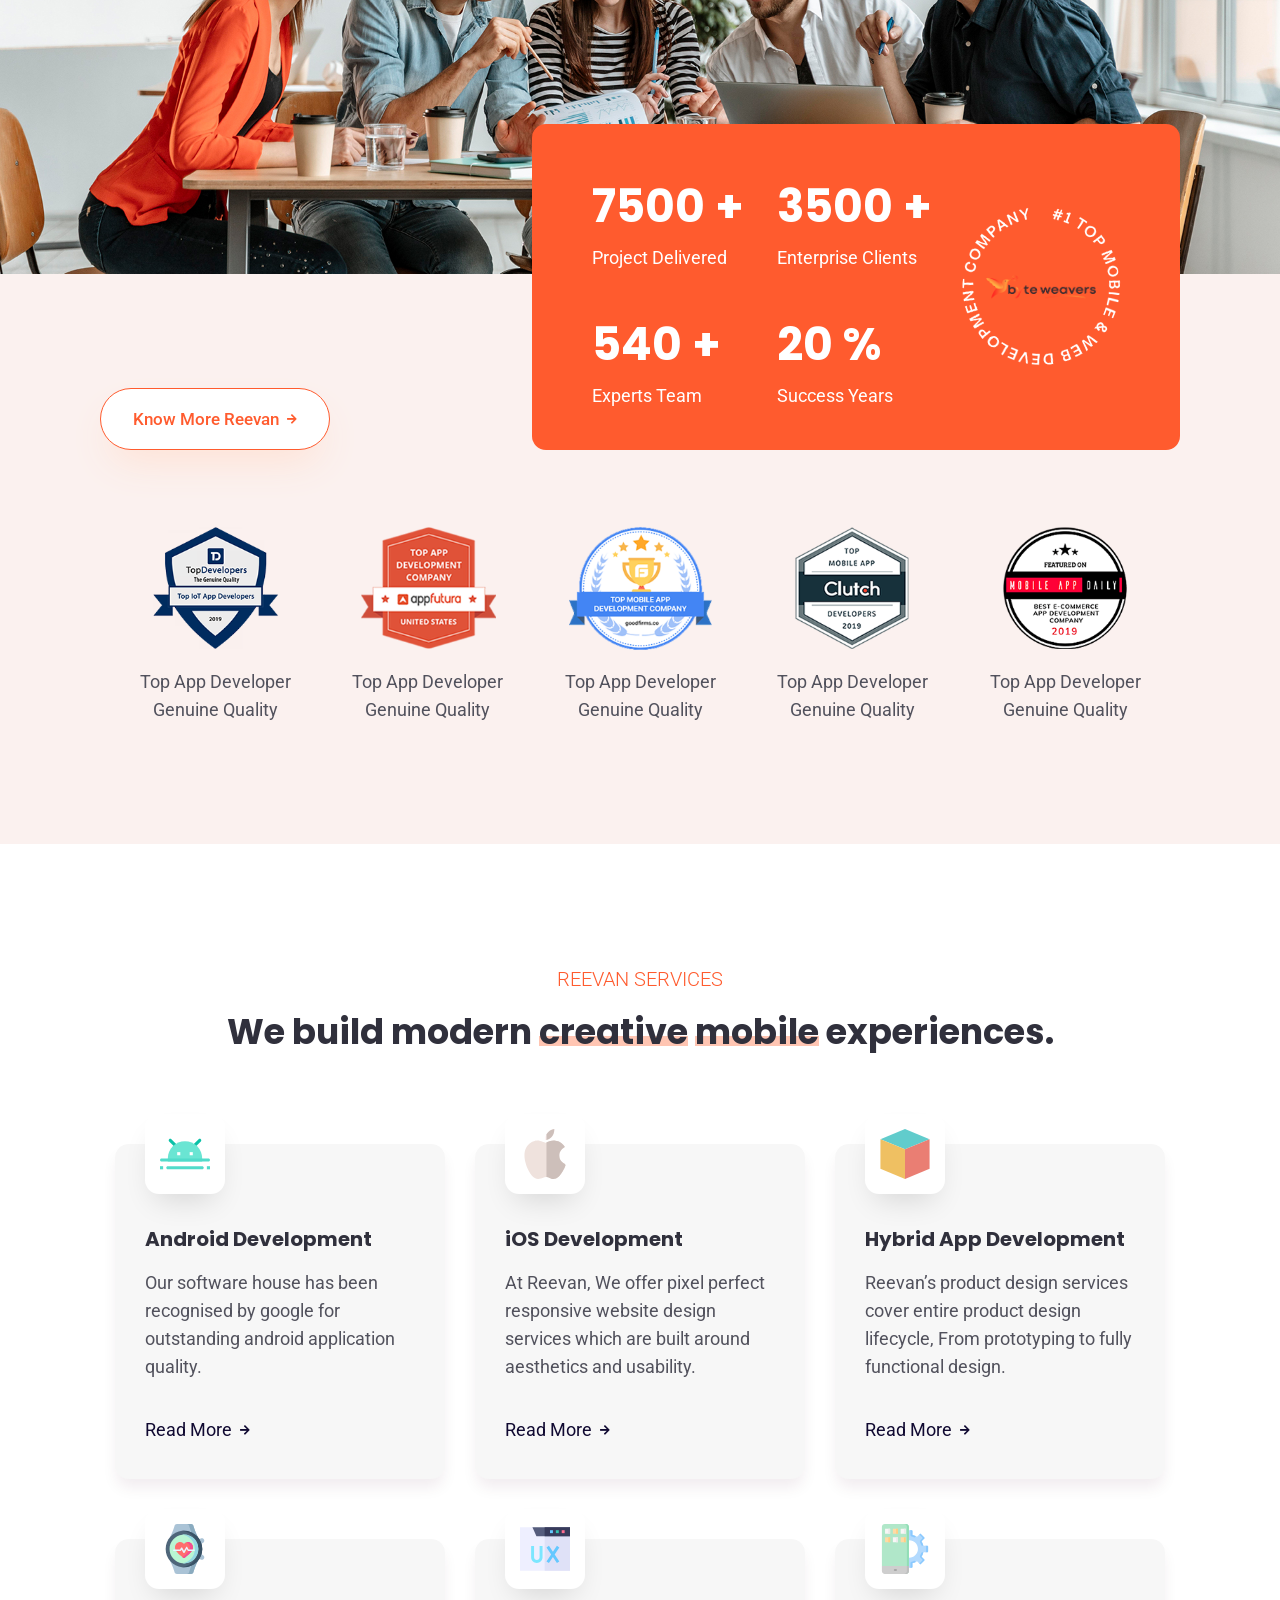
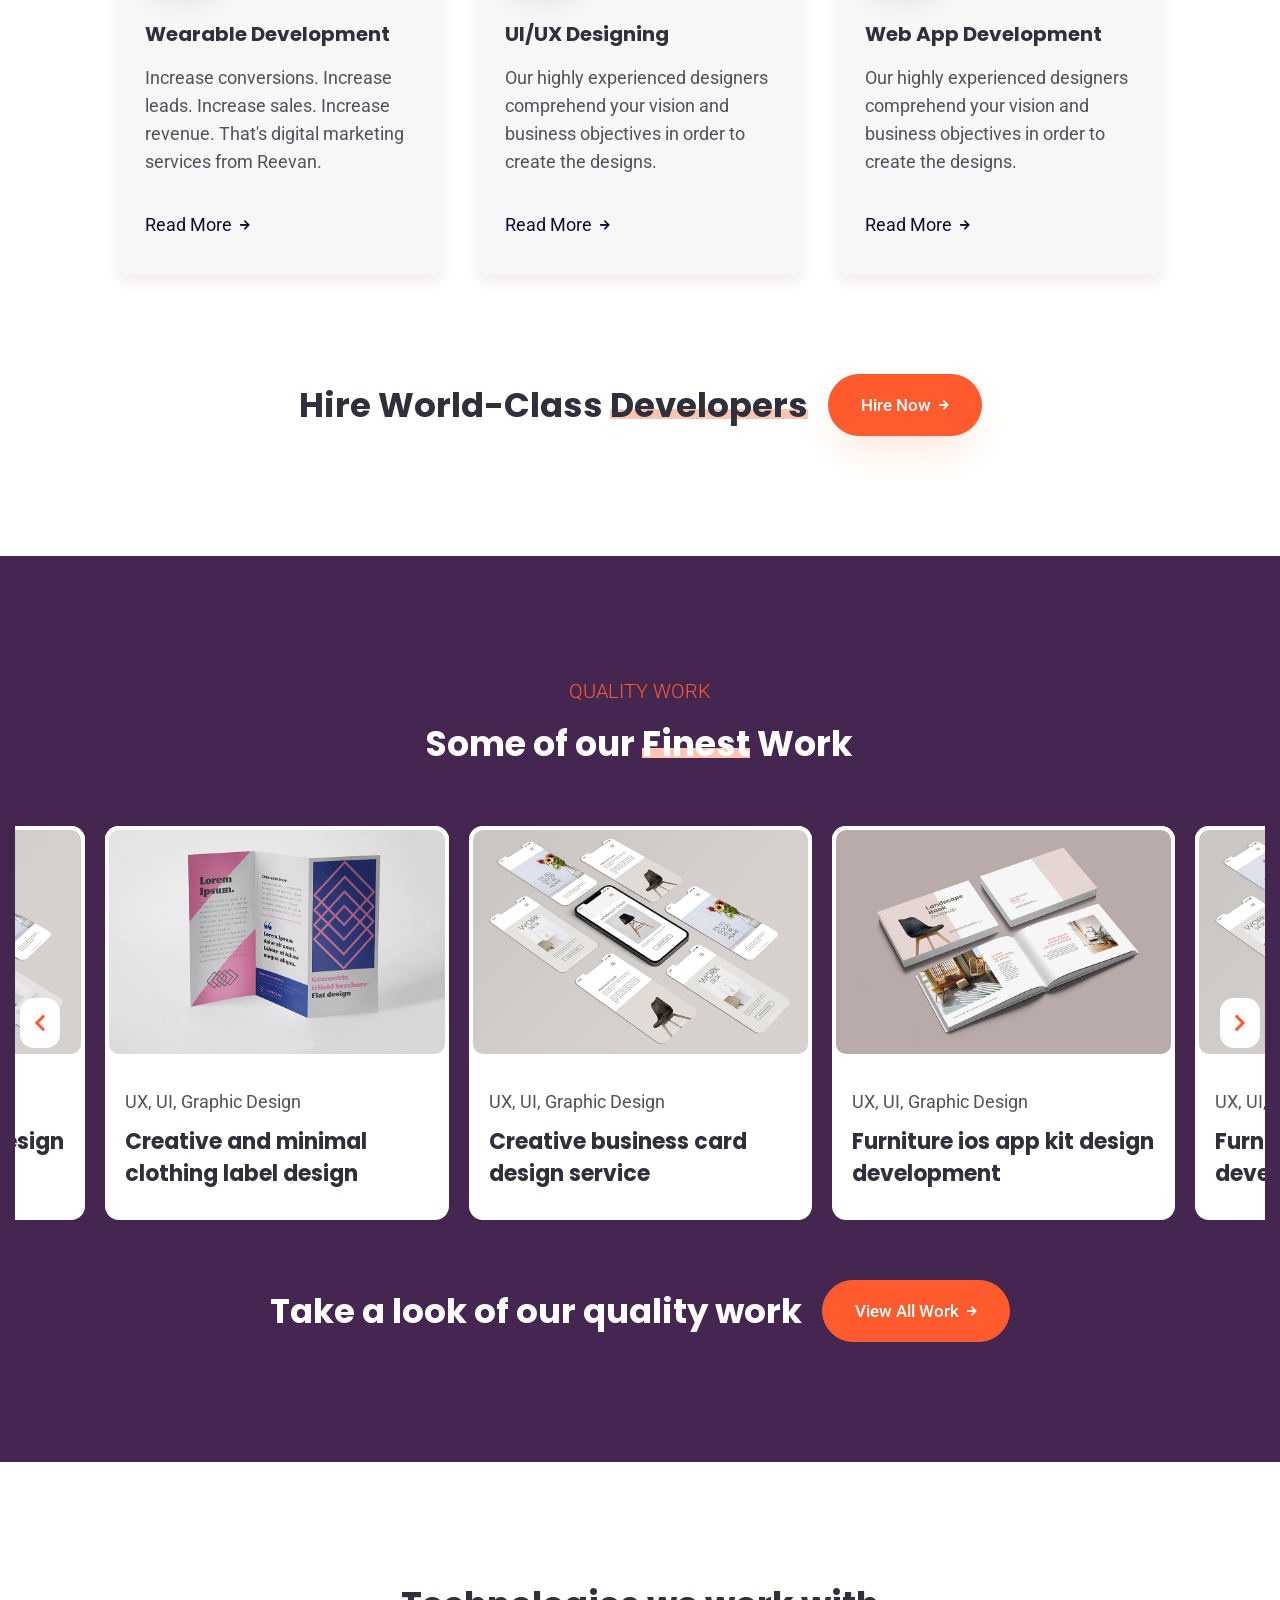
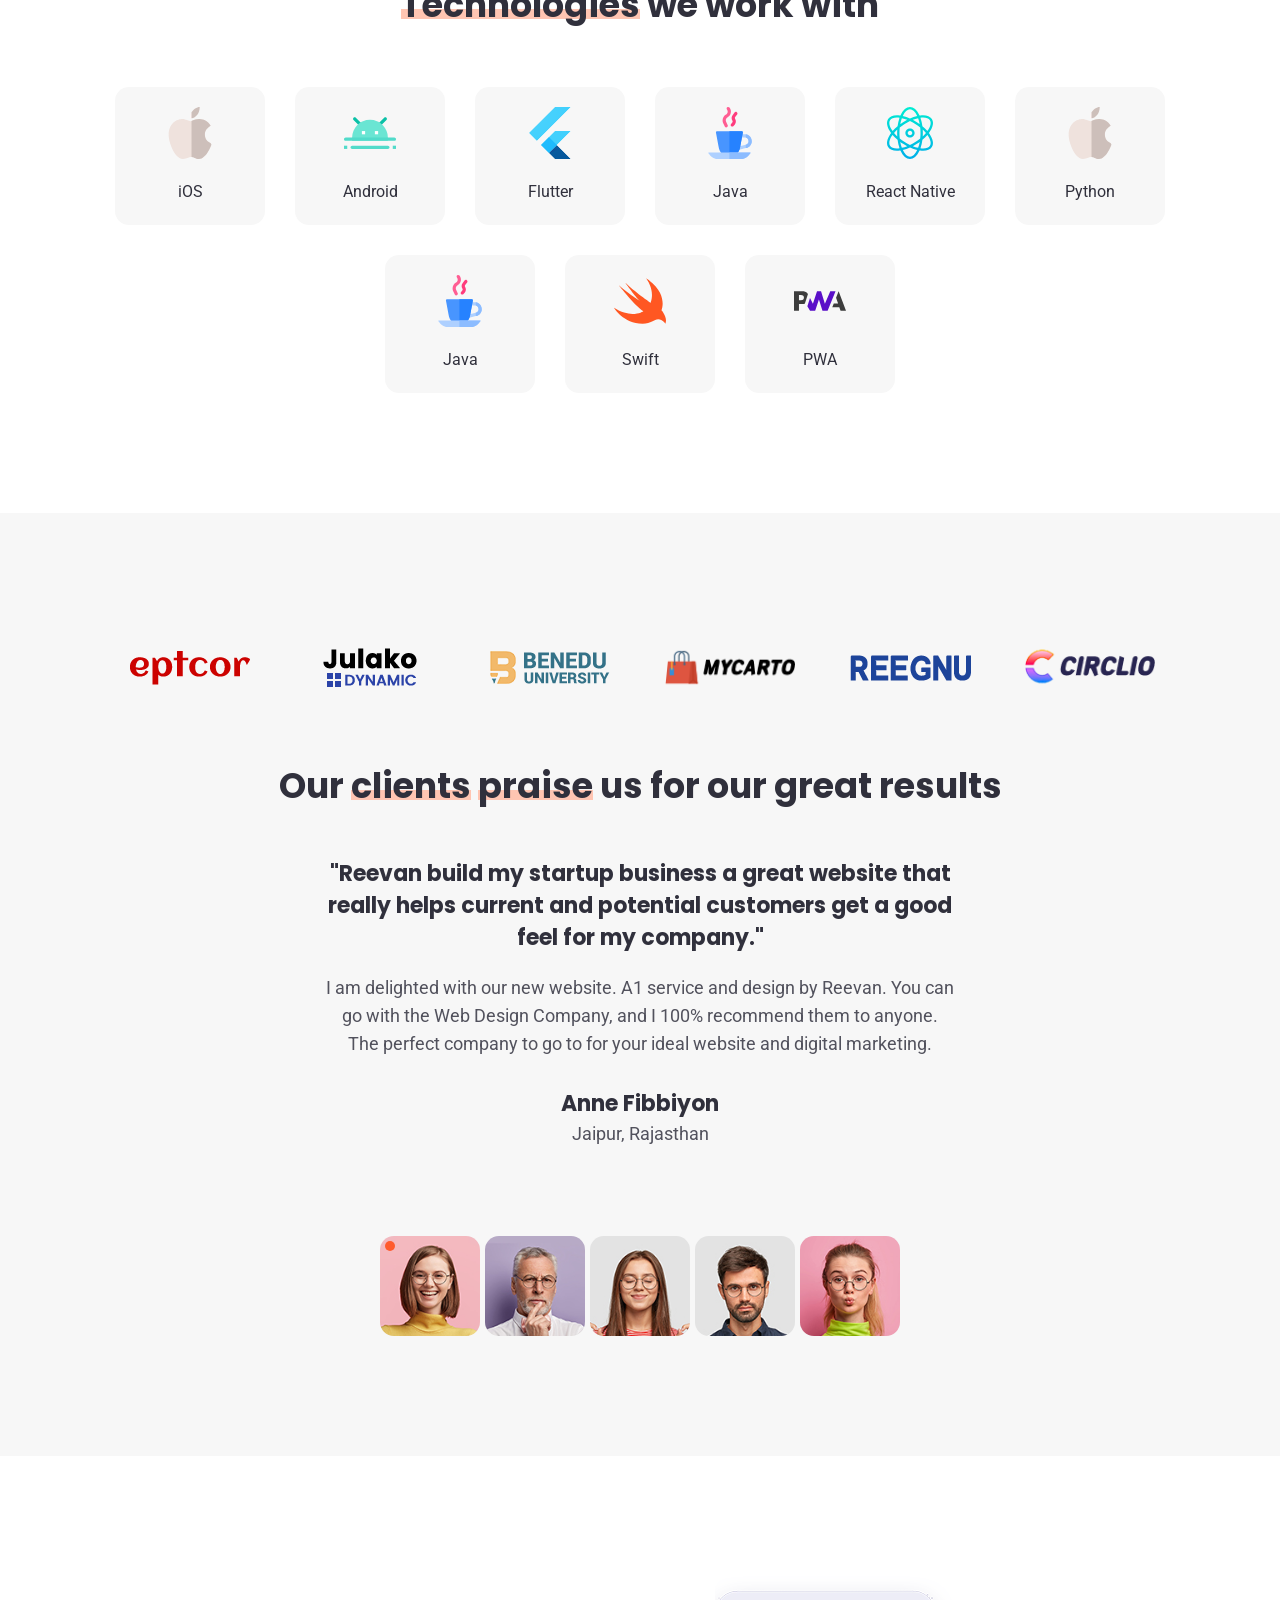
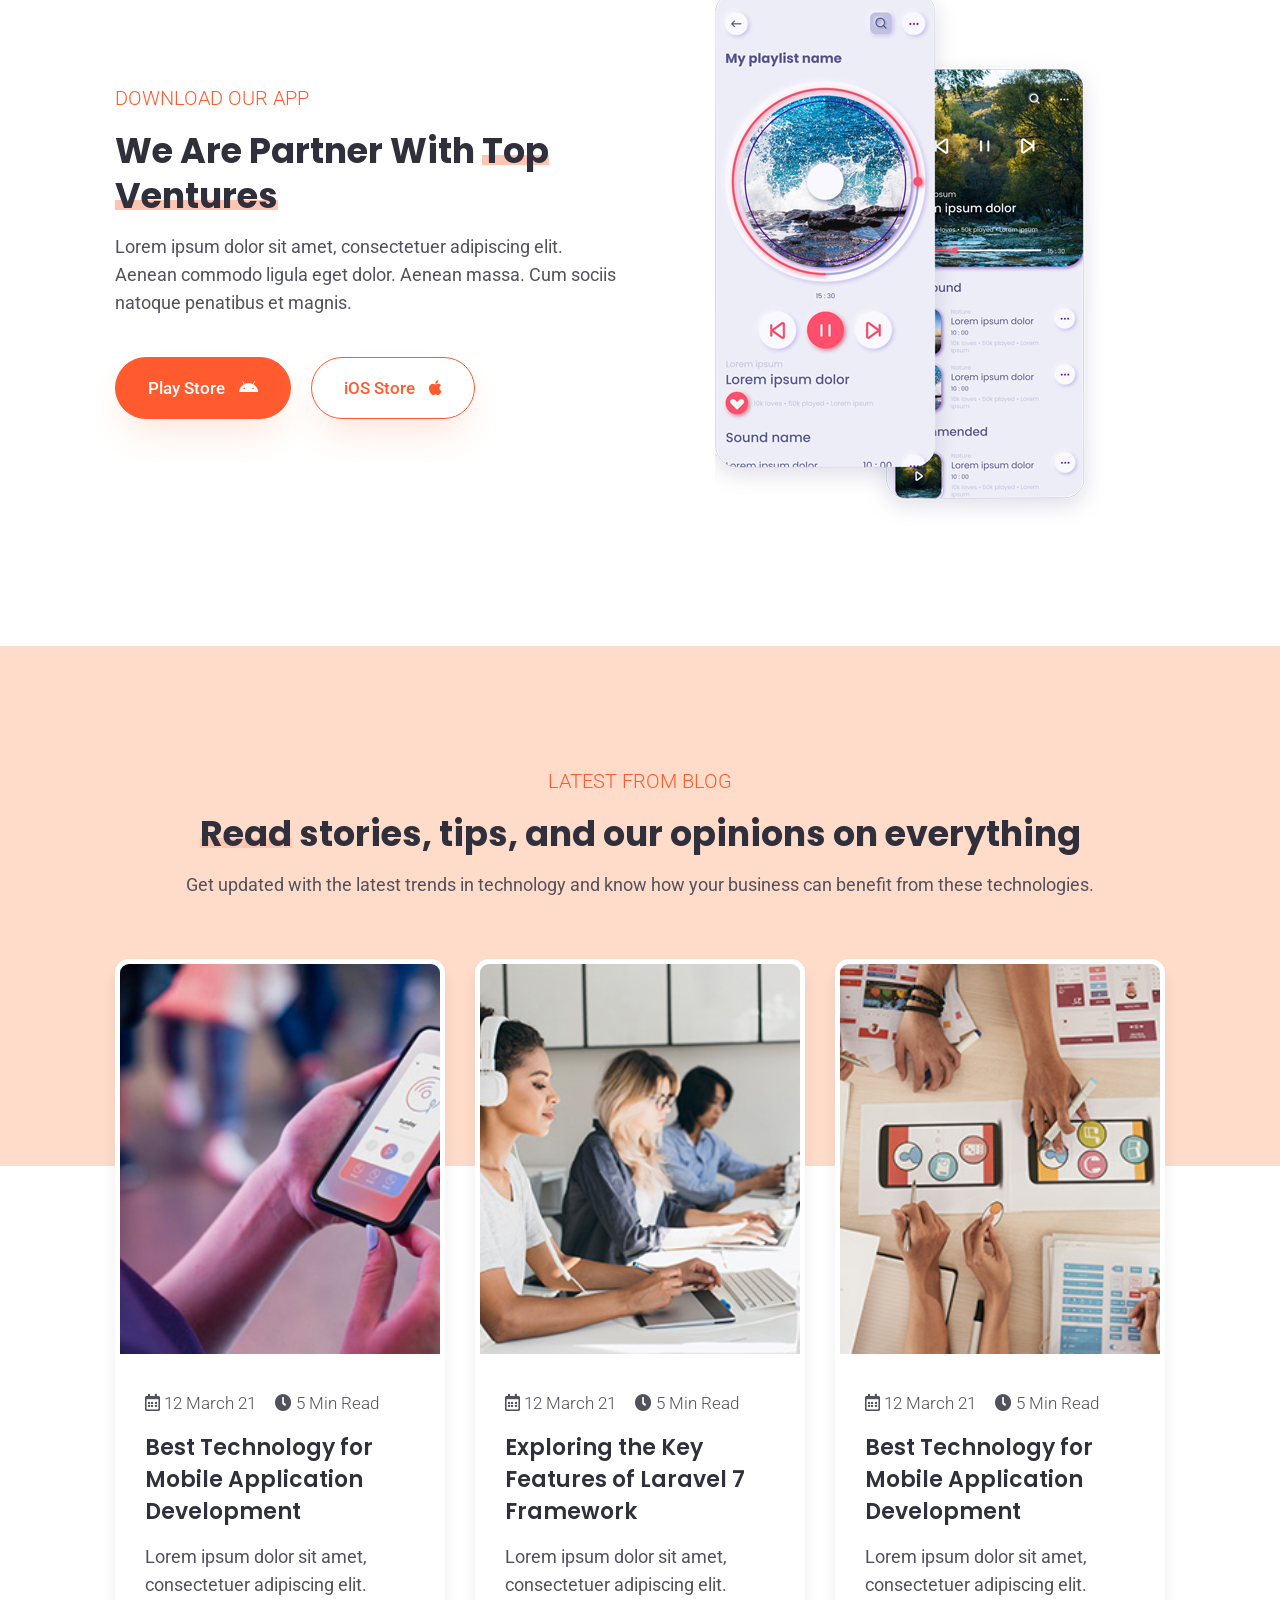
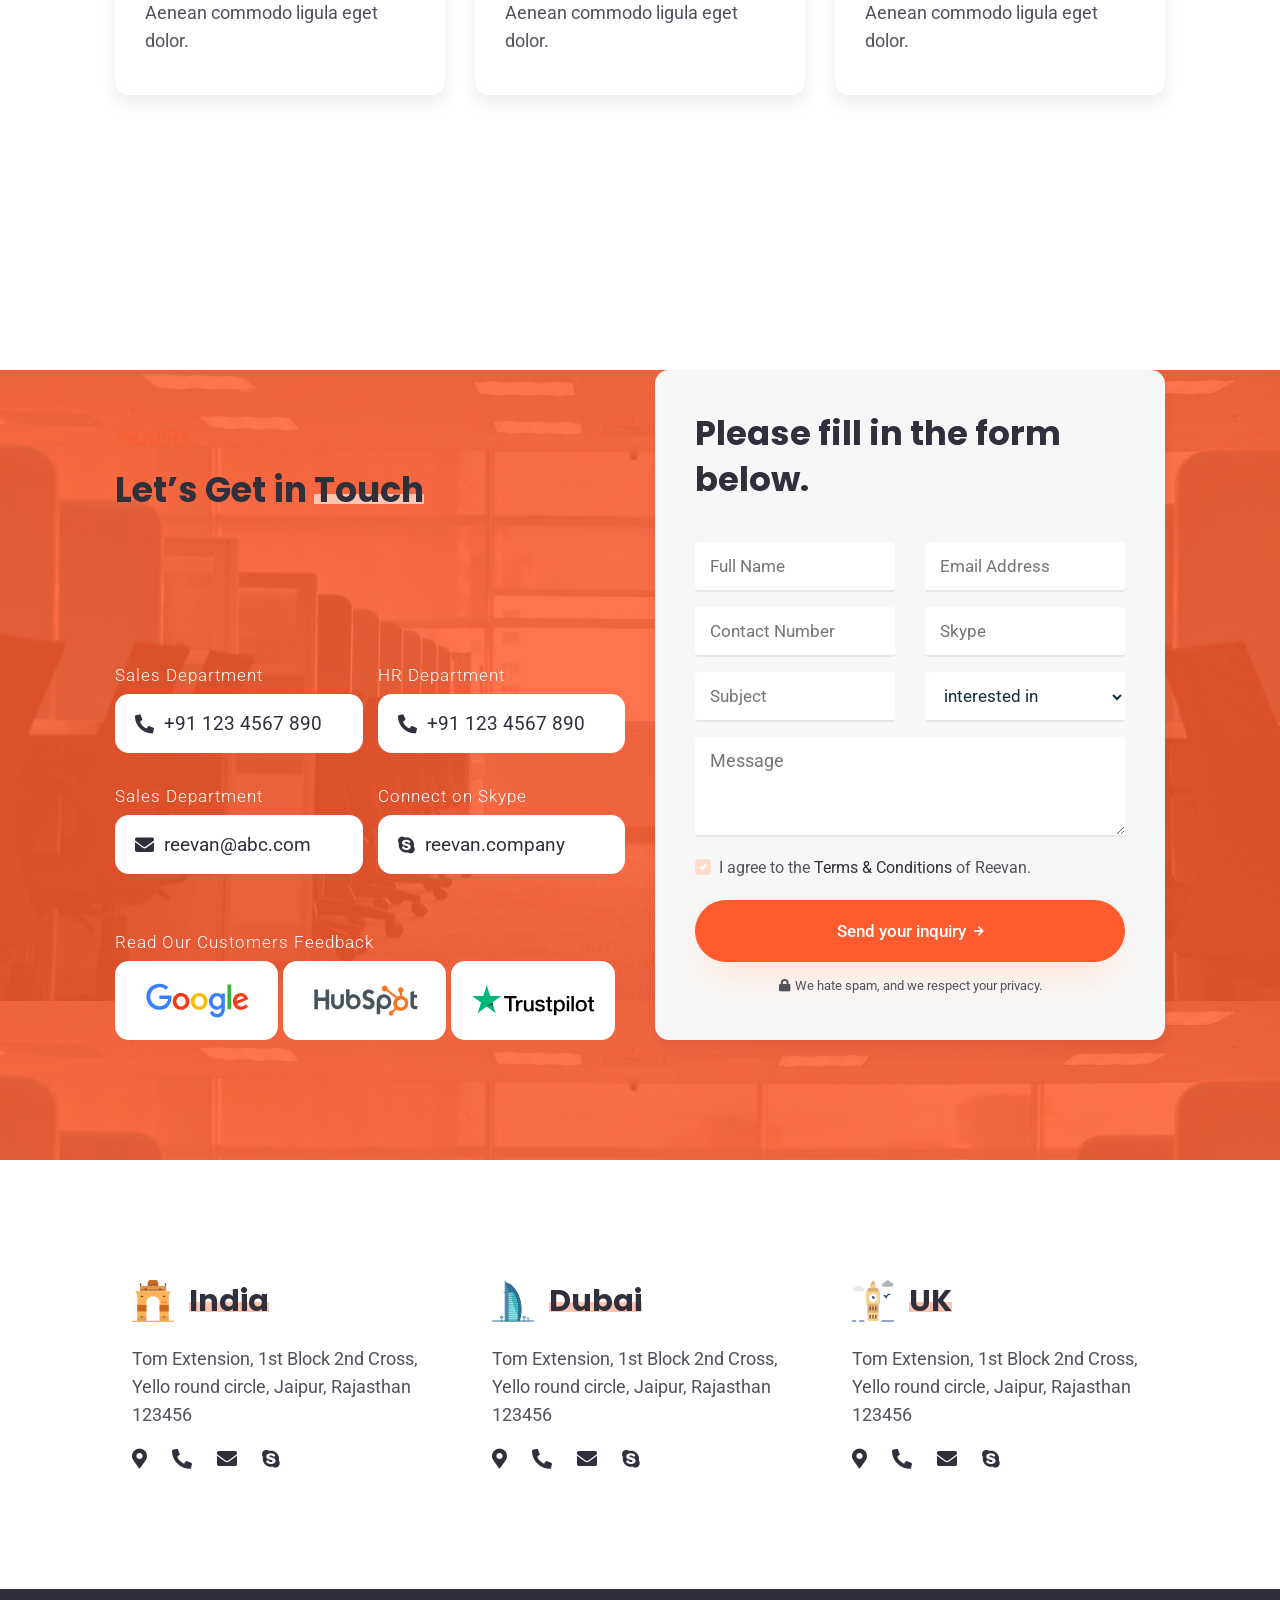
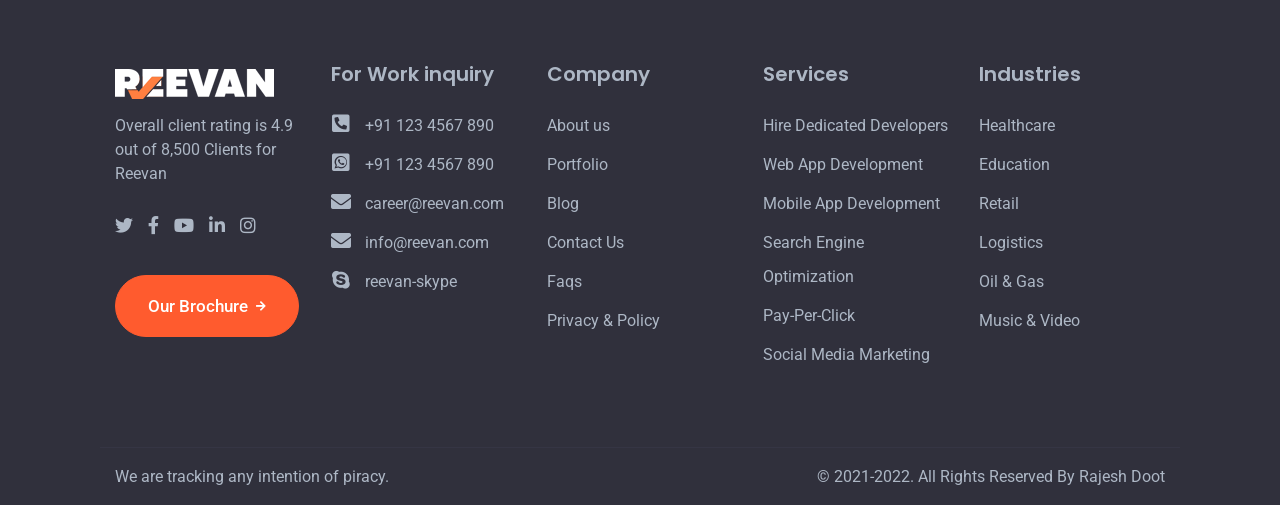
<file: app-development-onepage.html>
<!DOCTYPE html>
<html lang="en" class="no-js">
<head>
	<meta charset="utf-8" />
	<title>Reevan Web Design &amp; Digital Marketing Agency HTML Template</title>
	<meta name="description" content="Creative Agency, Marketing Agency Template">
	<meta name="keywords" content="Creative Agency, Marketing Agency">
	<meta name="author" content="rajesh-doot">
	<meta name="viewport" content="width=device-width, initial-scale=1, shrink-to-fit=no">
	<meta http-equiv="X-UA-Compatible" content="IE=edge">
	<meta name="theme-color" content="#e8f1ff">
	<!--Website-favicon-->
	<link href="images/favicon.png" rel="icon">
	<!--Plugin-css-->
	<link href="css/bootstrap.min.css" rel="stylesheet">
	<link href="css/plugin.min.css" rel="stylesheet">
	<link href="css/all.min.css" rel="stylesheet">
	<link rel="preconnect" href="https://fonts.gstatic.com">
	<link rel="preconnect" href="https://fonts.gstatic.com">
	<link href="https://fonts.googleapis.com/css2?family=Poppins:wght@300;400;500;600;700;800;900&family=Roboto:wght@400;500;700&display=swap" rel="stylesheet">
	<!-- Template-style-->
	<link href="css/style.css" rel="stylesheet">
	<link href="css/responsive.css" rel="stylesheet">
   <style>html { scroll-behavior: smooth;}</style>
</head>
<body>
	<!--Start Preloader -->
	<div class="onloadpage" id="page-load">
		<div class="loader-div">
         <div class="on-img"><img src="images/loader.gif" alt="Logo" class="img-fluid" /><span>Loading Please Wait...</span></div>	 
		</div>
	</div>
	<!--End Preloader -->

 	<!--Start Header-->
	<header class="ree-header fixed-top">
		<div class="container-fluid m-p-l-r-0">
			<div class="menu-header">
				<div class="menu-logo">
               <div class="dskt-logo"><a class="nav-brand" href="./">	<img src="images/logo.png" alt="Logo" class="ree-logo" /> </a> </div>
				</div>
				<div class="ree-nav" role="navigation">
					<ul class="nav-list">						
						<li><a href="#home" class="menu-links">Home</a></li>						
						<li><a href="#about" class="menu-links">About Us</a></li>						
						<li><a href="#service" class="menu-links">Services</a></li>						
						<li><a href="#work" class="menu-links">Our Work</a></li>						
						<li><a href="#review" class="menu-links">Clients Review</a></li>						
						<li><a href="#blog" class="menu-links">Blogs</a></li>						
						<li><a href="#contact" class="menu-links">Contact Us</a></li>						
					</ul>
				</div>
				<div class="ree-nav-cta">
					<ul>
						<li><a href="get-quote.html" class="ree-btn ree-btn0 ree-btn-grdt2"> Request Quote</a> </li>
					</ul>
				</div>
				<div class="mobile-menu2">
					<ul class="mob-nav2">
						<li><a href="get-quote.html" class="ree-btn2 ree-btn-grdt1"><i class="fas fa-envelope-open-text"></i></a></li>
						<li class="navm-"><a class="toggle" href="#"> <span></span> </a> </li>
					</ul>
				</div>
				<nav id="main-nav">
					<ul>
                  <li><a href="#home" class="menu-links">Home</a></li>						
						<li><a href="#about" class="menu-links">About Us</a></li>						
						<li><a href="#service" class="menu-links">Services</a></li>						
						<li><a href="#work" class="menu-links">Our Work</a></li>						
						<li><a href="#review" class="menu-links">Clients Review</a></li>						
						<li><a href="#blog" class="menu-links">Blogs</a></li>						
						<li><a href="#contact" class="menu-links">Contact Us</a></li>	
					</ul>
					<ul class="bottom-nav">
						<li class="ree-hc">
							<a href="tel:123567890" rel="noreferrer" target="_blank"> <svg version="1.1"  xmlns="http://www.w3.org/2000/svg" xmlns:xlink="http://www.w3.org/1999/xlink" x="0px" y="0px" viewBox="0 0 25.625 25.625" style="enable-background:new 0 0 25.625 25.625;" xml:space="preserve">
									<g>	<path d="M22.079,17.835c-1.548-1.324-3.119-2.126-4.648-0.804l-0.913,0.799 c-0.668,0.58-1.91,3.29-6.712-2.234C5.005,10.079,7.862,9.22,8.531,8.645l0.918-0.8c1.521-1.325,0.947-2.993-0.15-4.71l-0.662-1.04  C7.535,0.382,6.335-0.743,4.81,0.58L3.986,1.3C3.312,1.791,1.428,3.387,0.971,6.419c-0.55,3.638,1.185,7.804,5.16,12.375
					   c3.97,4.573,7.857,6.87,11.539,6.83c3.06-0.033,4.908-1.675,5.486-2.272l0.827-0.721c1.521-1.322,0.576-2.668-0.973-3.995 L22.079,17.835z" /></g>
								</svg>
							</a>
						</li>
						<li class="ree-hc">
							<a href="mailto:abc@example.com" target="_blank"> <svg xmlns="http://www.w3.org/2000/svg" width="24" height="24" viewBox="0 0 24 24">
									<path d="M20 4H4c-1.1 0-1.99.9-1.99 2L2 18c0 1.1.9 2 2 2h16c1.1 0 2-.9 2-2V6c0-1.1-.9-2-2-2zm0 4l-8 5-8-5V6l8 5 8-5v2z" />
									<path d="M0 0h24v24H0z" fill="none" />
								</svg>
							</a>
						</li>
						<li class="ree-hc">
							<a href="skype:reevan.company" rel="noreferrer" target="_blank"> <svg xmlns="http://www.w3.org/2000/svg" viewBox="0 0 448 512">
									<path d="M424.7 299.8c2.9-14 4.7-28.9 4.7-43.8 0-113.5-91.9-205.3-205.3-205.3-14.9 0-29.7 1.7-43.8 4.7C161.3 40.7 137.7 32 112 32 50.2 32 0 82.2 0 144c0 25.7 8.7 49.3 23.3 68.2-2.9 14-4.7 28.9-4.7 43.8 0 113.5 91.9 205.3 205.3 205.3 14.9 0 29.7-1.7 43.8-4.7 19 14.6 42.6 23.3 68.2 23.3 61.8 0 112-50.2 112-112 .1-25.6-8.6-49.2-23.2-68.1zm-194.6 91.5c-65.6 0-120.5-29.2-120.5-65 0-16 9-30.6 29.5-30.6 31.2 0 34.1 44.9 88.1 44.9 25.7 0 42.3-11.4 42.3-26.3 0-18.7-16-21.6-42-28-62.5-15.4-117.8-22-117.8-87.2 0-59.2 58.6-81.1 109.1-81.1 55.1 0 110.8 21.9 110.8 55.4 0 16.9-11.4 31.8-30.3 31.8-28.3 0-29.2-33.5-75-33.5-25.7 0-42 7-42 22.5 0 19.8 20.8 21.8 69.1 33 41.4 9.3 90.7 26.8 90.7 77.6 0 59.1-57.1 86.5-112 86.5z" />
								</svg>
							</a>
						</li>
						<li class="ree-hc">
							<a href="wa.me/+91123456789" rel="noreferrer" target="_blank"> <svg version="1.1"  xmlns="http://www.w3.org/2000/svg" xmlns:xlink="http://www.w3.org/1999/xlink" x="0px" y="0px" viewBox="0 0 512 512"	style="enable-background:new 0 0 512 512;" xml:space="preserve">
									<g><path d="M256.064,0h-0.128C114.784,0,0,114.816,0,256c0,56,18.048,107.904,48.736,150.048l-31.904,95.104l98.4-31.456 C155.712,496.512,204,512,256.064,512C397.216,512,512,397.152,512,256S397.216,0,256.064,0z M405.024,361.504 c-6.176,17.44-30.688,31.904-50.24,36.128c-13.376,2.848-30.848,5.12-89.664-19.264C189.888,347.2,141.44,270.752,137.664,265.792
						   c-3.616-4.96-30.4-40.48-30.4-77.216s18.656-54.624,26.176-62.304c6.176-6.304,16.384-9.184,26.176-9.184 c3.168,0,6.016,0.16,8.576,0.288c7.52,0.32,11.296,0.768,16.256,12.64c6.176,14.88,21.216,51.616,23.008,55.392 c1.824,3.776,3.648,8.896,1.088,13.856c-2.4,5.12-4.512,7.392-8.288,11.744c-3.776,4.352-7.36,7.68-11.136,12.352 c-3.456,4.064-7.36,8.416-3.008,15.936c4.352,7.36,19.392,31.904,41.536,51.616c28.576,25.44,51.744,33.568,60.032,37.024 c6.176,2.56,13.536,1.952,18.048-2.848c5.728-6.176,12.8-16.416,20-26.496c5.12-7.232,11.584-8.128,18.368-5.568 c6.912,2.4,43.488,20.48,51.008,24.224c7.52,3.776,12.48,5.568,14.304,8.736C411.2,329.152,411.2,344.032,405.024,361.504z"/>	</g>
								</svg>
							</a>
						</li>
					</ul>
				</nav>
			</div>
		</div>
	</header>
	<!-- Header End -->

      <!--start Hero Section  -->
      <section class="home-app hero-sec r-bg-x" id="home">
         <div class="container">
            <div class="row">
               <div class="col-lg-6 vcenter">
                  <div class="hero-content-a">
                     <div class="shape-dot-bg"><img src="images/shape/svg_dot.svg" alt="shape"></div>
                     <h1 class="h1 mb30 zup" data-aos="fade-in" data-aos-delay="200">Top Mobile App Development Company in India</h1>
                     <p class="zup" data-aos="fade-in" data-aos-delay="500">Reevan solve the world's biggest problems with Expertise. Reevan helps global brand with
                        digital products on web, mobile and connected platforms. </p>
                   
                     <div class="uniq-points mt40" data-aos="fade-in" data-aos-delay="800">
                        <div class="uniq-card uca">
                           <i class="fas fa-users"></i>
                           <p>100k User Engagement</p>
                        </div>
                        <div class="uniq-card ucb">
                           <i class="fab fa-app-store-ios"></i>
                           <p>100+ Featured  App</p>
                        </div>
                        <div class="uniq-card ucc">
                           <i class="fas fa-rocket"></i>
                           <p>600+ App Published</p>
                        </div>
                     </div>
                     <div class="btn-sets2 vcenter  mt20" data-aos="fade-in" data-aos-delay="1100">
                        <a href="get-quote.html" class="ree-btn  ree-btn-grdt1 mw-80 mr20 mt20">Talk to Our Expert <i class="fas fa-arrow-right fa-btn"></i></a>
                        <div class="media vcenter mt20">
                           <div class="ree-icon-set img-round80"><img src="images/users/user4.jpg" alt="img" class="img-fluid"></div>
                           <div class="ree-details-set user-info">
                              <h5>Kamlesh Happy</h5>
                              <p>Business Head</p>
                           </div>
                        </div>
                     </div>
                  </div>
               </div>
               <div class="col-lg-6 vcenter">
                  <div class="sol-image m-mt30">
                     <img src="images/sliders/app-mockup.png" alt="web development" class="img-fluid" data-aos="fade-in" data-aos-delay="400">
                  </div>
               </div>
            </div>
         </div>
      </section>
      <!--hero Section End-->

      <!--start home-about  -->
      <section class="home-about sec-pad r-bg-a" id="about">
         <div class="container">
            <div class="row justify-content-center">
               <div class="col-lg-10">
                  <div class="about-content-home m-mb60 text-center">
                     <span class="sub-heading mb15">We Are Reevan</span>
                     <h2 class="mb15"><span class="ree-text rt40">Award</span> Winning App Development Company</h2>
                     <h4 class="mb15">#1 Mobile App Company, Awarded for its Top Features/Editor Apps Delivered.</h4>
                     <p>Reevan started its operation in the year 1999. We are Worldwide, based Web, App	and Digital Marketing Company. Our main Domain is Web Design, App Development, Digital
                        Marketing, Product Design and Cloud Services. Customer Satisfaction and the Highest rate of	Customer Repeatability make us one of the pioneers in the field. So, what are you waiting
                        for? Let us discuss your ideas and our innovation in detail because catering your requirement and converting it into a final product is our main goal.
                     </p>
                  </div>
               </div>
            </div>
         </div>
         <div class="agency-info-ree mt100">
            <div class="agency-picture"><img src="images/others/office-view.jpg" alt="img" class="img-fluid"></div>
            <div class="container">
               <div class="row key-and-award">
                  <div class="ree-app-st-a flx-end m-order2">
                     <div class="btnctm">						
                        <a href="about.html" class="ree-btn ree-btn-grdt2 mw-80 m-mt30">Know More Reevan <i class="fas fa-arrow-right fa-btn"></i></a>
                     </div>
                  </div>
                  <div class="ree-app-st-b m-order1">
                     <div class="quick-key-points">
                        <div class="key-highlights">
                           <div class="key-highlt-b">
                              <h3><span>7500</span> <span>+</span></h3>
                              <p>Project Delivered</p>
                           </div>
                           <div class="key-highlt-b">
                              <h3><span>3500 </span> <span>+</span></h3>
                              <p>Enterprise Clients</p>
                           </div>
                           <div class="key-highlt-b">
                              <h3><span>540 </span> <span>+</span></h3>
                              <p>Experts Team</p>
                           </div>
                           <div class="key-highlt-b">
                              <h3><span>20 </span> <span>%</span></h3>
                              <p>Success Years</p>
                           </div>
                        </div>
                        <div class="agency-info-anim text-center">
                           <div class="animated-logo">
                              <img src="images/logo.png" alt="reevan logo" class="logo-anim">
                              <img src="images/others/app-development.webp" alt="reevan logo" class="circle-anim">
                           </div>
                        </div>
                     </div>
                  </div>
               </div>
            </div>
         </div>
         <div class="container mt60">
            <div class="row justify-content-center">
               <div class="col-md-12">
                  <div class="app-awards owl-carousesl">
                     <div class="award-achivt">
                        <a href="#"><img src="images/brand-logo/top-it.png" alt="top it" class="img-fluid"></a>	
                        <p>Top App Developer Genuine Quality</p>
                     </div>
                     <div class="award-achivt">
                        <a href="#"><img src="images/brand-logo/appfutura-logo.png" alt="top it" class="img-fluid"></a>	
                        <p>Top App Developer Genuine Quality</p>
                     </div>
                     <div class="award-achivt">
                        <a href="#"><img src="images/brand-logo/goodfirm-logo.png" alt="top it" class="img-fluid"></a>	
                        <p>Top App Developer Genuine Quality</p>
                     </div>
                     <div class="award-achivt">
                        <a href="#"><img src="images/brand-logo/clutch-logo.png" alt="top it" class="img-fluid"></a>	
                        <p>Top App Developer Genuine Quality</p>
                     </div>
                     <div class="award-achivt">
                        <a href="#"><img src="images/brand-logo/mobile-app-logo.png" alt="top it" class="img-fluid"></a>	
                        <p>Top App Developer Genuine Quality</p>
                     </div>
                  </div>
               </div>
            </div>
         </div>
      </section>
      <!--home-about end-->

      <!--start services-->
      <section class="r-bg-i sec-pad" id="service">
         <div class="container">
            <div class="row">
               <div class="col-lg-12">
                  <div class="sec-heading text-center">
                     <span class="sub-heading mb15">Reevan Services</span>					
                     <h2>We build modern <span class="ree-text rt40">creative</span> <span class="ree-text rt40">mobile</span> experiences.</h2>
                  </div>
               </div>
            </div>
            <div class="row mt30">
               <div class="col-lg-4 col-sm-6" data-aos="fade-up" data-aos-delay="100">
                  <div class="ree-card r-bg-c mt60">
                     <div class="ree-card-img shadows"><img src="images/icons/android.svg" alt="services"> </div>
                     <div class="ree-card-content mt40">
                        <h3 class="mb15"><a href="service-details.html"> Android Development</a></h3>
                        <p>Our software house has been recognised by google for outstanding android application	quality.</p>
                     </div>
                     <div class="ree-card-content-link">
                        <a href="service-details.html" class="ree-card-link mt40">Read More <i class="fas fa-arrow-right fa-btn"></i> </a>
                     </div>
                  </div>
               </div>
               <div class="col-lg-4 col-sm-6" data-aos="fade-up" data-aos-delay="300">
                  <div class="ree-card r-bg-c  mt60">
                     <div class="ree-card-img"><img src="images/icons/apple.svg" alt="services"> </div>
                     <div class="ree-card-content mt40">
                        <h3 class="mb15"><a href="service-details.html">iOS Development</a></h3>
                        <p>At Reevan, We offer pixel perfect responsive website design services which are built around aesthetics and usability.</p>
                     </div>
                     <div class="ree-card-content-link">
                        <a href="service-details.html" class="ree-card-link mt40">Read More <i class="fas fa-arrow-right fa-btn"></i>
                        </a>
                     </div>
                  </div>
               </div>
               <div class="col-lg-4 col-sm-6" data-aos="fade-up" data-aos-delay="500">
                  <div class="ree-card r-bg-c  mt60">
                     <div class="ree-card-img"><img src="images/icons/cube.svg" alt="services"> </div>
                     <div class="ree-card-content mt40">
                        <h3 class="mb15"><a href="service-details.html">Hybrid App Development</a></h3>
                        <p>Reevan’s product design services cover entire product design lifecycle, From prototyping to fully functional design.</p>
                     </div>
                     <div class="ree-card-content-link">
                        <a href="service-details.html" class="ree-card-link mt40">Read More <i class="fas fa-arrow-right fa-btn"></i>
                        </a>
                     </div>
                  </div>
               </div>
               <div class="col-lg-4 col-sm-6" data-aos="fade-up" data-aos-delay="700">
                  <div class="ree-card r-bg-c  mt60">
                     <div class="ree-card-img"><img src="images/icons/smartwatch.svg" alt="services"> </div>
                     <div class="ree-card-content mt40">
                        <h3 class="mb15"><a href="service-details.html">Wearable Development</a></h3>
                        <p>Increase conversions. Increase leads. Increase sales. Increase revenue. That's digital marketing services from Reevan.</p>
                     </div>
                     <div class="ree-card-content-link">
                        <a href="service-details.html" class="ree-card-link mt40">Read More <i class="fas fa-arrow-right fa-btn"></i>
                        </a>
                     </div>
                  </div>
               </div>
               <div class="col-lg-4 col-sm-6" data-aos="fade-up" data-aos-delay="900">
                  <div class="ree-card r-bg-c  mt60">
                     <div class="ree-card-img"><img src="images/icons/ux-interface.svg" alt="services"> </div>
                     <div class="ree-card-content mt40">
                        <h3 class="mb15"><a href="service-details.html">UI/UX Designing</a></h3>
                        <p>Our highly experienced designers comprehend your vision and business objectives in order to create the designs.</p>
                     </div>
                     <div class="ree-card-content-link">
                        <a href="service-details.html" class="ree-card-link mt40">Read More <i class="fas fa-arrow-right fa-btn"></i>
                        </a>
                     </div>
                  </div>
               </div>
               <div class="col-lg-4 col-sm-6" data-aos="fade-up" data-aos-delay="1100">
                  <div class="ree-card r-bg-c  mt60">
                     <div class="ree-card-img"><img src="images/icons/app-development.svg" alt="services"> </div>
                     <div class="ree-card-content mt40">
                        <h3 class="mb15"><a href="service-details.html">Web App Development</a></h3>
                        <p>Our highly experienced designers comprehend your vision and business objectives in order to create the designs.</p>
                     </div>
                     <div class="ree-card-content-link">
                        <a href="service-details.html" class="ree-card-link mt40">Read More <i class="fas fa-arrow-right fa-btn"></i>
                        </a>
                     </div>
                  </div>
               </div>
            </div>
            <div class="cta-block-wide mt100">
               <div class="row justify-content-center text-center">
                  <div class="col-lg-10 vcenter">
                     <div class="cta-heading-wide-bt">
                        <h3>Hire World-Class <span class="ree-text rt40">Developers</span></h3>
                        <a href="get-quote.html" class="ree-btn  ree-btn-grdt1 mw-80">Hire Now <i class="fas fa-arrow-right fa-btn"></i></a>				
                     </div>
                  </div>
               </div>
            </div>
         </div>
      </section>
      <!--services end-->

      <!--start work-->
      <section class="r-bg-f sec-pad" id="work">
         <div class="container-fluid">
            <div class="row justify-content-center">
               <div class="col-lg-8 col-sm-8 vcenter text-center">
                  <div class="heading-hz-btn">
                     <span class="sub-heading mb15">QUALITY WORK</span>
                     <h2 class="w-txt">Some of our <span class="ree-text rt40">Finest</span> Work</h2>
                  </div>
               </div>
            </div>
            <div class="row mt60">
               <div class="col-lg-12 vcenter">
                  <div class="full-work-app owl-nv  owl-carousel">
                     <div class="fwb-main-x fwb-a">
                        <div class="work-thumbnails">
                           <a href="#"><img src="images/portfolio/portfolio-1.jpg" alt="portfolio reevan" class="img-fluid"> </a>
                        </div>
                        <div class="work-details">
                           <p class="mb10">UX, UI, Graphic Design</p>
                           <h4><a href="#"> Creative and minimal clothing label design</a> </h4>
                        </div>
                     </div>
                     <div class="fwb-main-x fwb-a">
                        <div class="work-thumbnails">
                           <a href="#">	<img src="images/portfolio/portfolio-2.jpg" alt="portfolio reevan" class="img-fluid"> </a>
                        </div>
                        <div class="work-details">
                           <p class="mb10">UX, UI, Graphic Design</p>
                           <h4><a href="#">Creative business card design service </a></h4>
                        </div>
                     </div>
                     <div class="fwb-main-x fwb-a">
                        <div class="work-thumbnails">
                           <a href="#">	<img src="images/portfolio/portfolio-3.jpg" alt="portfolio reevan" class="img-fluid"> </a>
                        </div>
                        <div class="work-details">
                           <p class="mb10">UX, UI, Graphic Design</p>
                           <h4><a href="#"> Furniture ios app kit design development </a></h4>
                        </div>
                     </div>
                     <div class="fwb-main-x fwb-a">
                        <div class="work-thumbnails">
                           <a href="#">	<img src="images/portfolio/portfolio-2.jpg" alt="portfolio reevan" class="img-fluid"> </a>
                        </div>
                        <div class="work-details">
                           <p class="mb10">UX, UI, Graphic Design</p>
                           <h4><a href="#"> Furniture ios app kit design development </a></h4>
                        </div>
                     </div>
                     <div class="fwb-main-x fwb-a">
                        <div class="work-thumbnails">
                           <a href="#">	<img src="images/portfolio/portfolio-2.jpg" alt="portfolio reevan" class="img-fluid"> </a>
                        </div>
                        <div class="work-details">
                           <p class="mb10">UX, UI, Graphic Design</p>
                           <h4><a href="#">Creative business card design service </a></h4>
                        </div>
                     </div>
                     <div class="fwb-main-x fwb-a">
                        <div class="work-thumbnails">
                           <a href="#">	<img src="images/portfolio/portfolio-3.jpg" alt="portfolio reevan" class="img-fluid"> </a>
                        </div>
                        <div class="work-details">
                           <p class="mb10">UX, UI, Graphic Design</p>
                           <h4><a href="#"> Furniture ios app kit design development </a></h4>
                        </div>
                     </div>
                     <div class="fwb-main-x fwb-a">
                        <div class="work-thumbnails">
                           <a href="#">	<img src="images/portfolio/portfolio-2.jpg" alt="portfolio reevan" class="img-fluid"> </a>
                        </div>
                        <div class="work-details">
                           <p class="mb10">UX, UI, Graphic Design</p>
                           <h4><a href="#"> Furniture ios app kit design development </a></h4>
                        </div>
                     </div>
                  </div>
               </div>
            </div>
            <div class="row justify-content-center text-center mt60">
               <div class="col-lg-10">
                  <div class="cta-heading-wide-bt">
                     <h3 class="w-txt">Take a look of our quality work</h3>
                     <a href="portfolio.html" class="ree-btn  ree-btn-grdt1 mw-80 no-shadows">View All Work <i class="fas fa-arrow-right fa-btn"></i></a>				
                  </div>
               </div>
            </div>
         </div>        
      </section>
      <!--end work-->

      <!--start technologies-->
      <section class="r-bg-x zup sec-pad">
         <div class="container">
            <div class="row">
               <div class="col-lg-12">
                  <div class="sec-heading text-center">
                     <h2><span class="ree-text rt40">Technologies</span> we work with</h2>
                  </div>
               </div>
            </div>
            <div class="row justify-content-center mt30">
               <div class="col-lg-2 col-md-3 col-sm-4 col-6">
                  <div class="icon-with-title">
                     <a href="javascript:void(0)">
                        <div class="iwt-icon"> <img src="images/icons/apple.svg"
                           alt="Apple"> </div>
                        <div class="iwt-content">
                           <p>iOS</p>
                        </div>
                     </a>
                  </div>
               </div>
               <div class="col-lg-2 col-md-3 col-sm-4 col-6">
                  <div class="icon-with-title">
                     <a href="javascript:void(0)">
                        <div class="iwt-icon"> <img src="images/icons/android.svg"
                           alt="Android"> </div>
                        <div class="iwt-content">
                           <p>Android</p>
                        </div>
                     </a>
                  </div>
               </div>
               <div class="col-lg-2 col-md-3 col-sm-4 col-6">
                  <div class="icon-with-title">
                     <a href="javascript:void(0)">
                        <div class="iwt-icon"> <img src="images/icons/flutterio-icon.svg"
                           alt="Flutter"> </div>
                        <div class="iwt-content">
                           <p>Flutter</p>
                        </div>
                     </a>
                  </div>
               </div>
               <div class="col-lg-2 col-md-3 col-sm-4 col-6">
                  <div class="icon-with-title">
                     <a href="javascript:void(0)">
                        <div class="iwt-icon"> <img src="images/icons/java.svg" alt="Java">
                        </div>
                        <div class="iwt-content">
                           <p>Java</p>
                        </div>
                     </a>
                  </div>
               </div>
               <div class="col-lg-2 col-md-3 col-sm-4 col-6">
                  <div class="icon-with-title">
                     <a href="javascript:void(0)">
                        <div class="iwt-icon"> <img src="images/icons/physics.svg"
                           alt="React Native"> </div>
                        <div class="iwt-content">
                           <p>React Native</p>
                        </div>
                     </a>
                  </div>
               </div>
               <div class="col-lg-2 col-md-3 col-sm-4 col-6">
                  <div class="icon-with-title">
                     <a href="javascript:void(0)">
                        <div class="iwt-icon"> <img src="images/icons/apple.svg"
                           alt="python"> </div>
                        <div class="iwt-content">
                           <p>Python</p>
                        </div>
                     </a>
                  </div>
               </div>
               <div class="col-lg-2 col-md-3 col-sm-4 col-6">
                  <div class="icon-with-title">
                     <a href="javascript:void(0)">
                        <div class="iwt-icon"> <img src="images/icons/java.svg" alt="Java">
                        </div>
                        <div class="iwt-content">
                           <p>Java</p>
                        </div>
                     </a>
                  </div>
               </div>
               <div class="col-lg-2 col-md-3 col-sm-4 col-6">
                  <div class="icon-with-title">
                     <a href="javascript:void(0)">
                        <div class="iwt-icon"> <img src="images/icons/swift.svg"
                           alt="Apswiftple"> </div>
                        <div class="iwt-content">
                           <p>Swift</p>
                        </div>
                     </a>
                  </div>
               </div>
               <div class="col-lg-2 col-md-3 col-sm-4 col-6">
                  <div class="icon-with-title">
                     <a href="javascript:void(0)">
                        <div class="iwt-icon"> <img src="images/icons/pwa.svg" alt="pwa">
                        </div>
                        <div class="iwt-content">
                           <p>PWA</p>
                        </div>
                     </a>
                  </div>
               </div>
            </div>
         </div>
      </section>
      <!--end technologies-->

      <!--start home review-->
      <section class="r-bg-c sec-pad" id="review">
         <div class="container">
            <div class="row">
               <div class="col-lg-12">
                  <div class="heading-review text-center">
                   
                     <ul class="row justify-content-center text-center mb60">
                        <li class="col-lg-2 col-md-3 col-sm-4 col-4">
                           <div class="brand-logo"><img src="images/brand-logo/customer-logo-1.png" alt="clients" class="img-fluid"></div>
                        </li>
                        <li class="col-lg-2 col-md-3 col-sm-4 col-4">
                           <div class="brand-logo"><img src="images/brand-logo/customer-logo-2.png" alt="clients"	class="img-fluid"></div>
                        </li>
                        <li class="col-lg-2 col-md-3 col-sm-4 col-4">
                           <div class="brand-logo"><img src="images/brand-logo/customer-logo-3.png" alt="clients"	class="img-fluid"></div>
                        </li>
                        <li class="col-lg-2 col-md-3 col-sm-4 col-4">
                           <div class="brand-logo"><img src="images/brand-logo/customer-logo-4.png" alt="clients"	class="img-fluid"></div>
                        </li>
                        <li class="col-lg-2 col-md-3 col-sm-4 col-4">
                           <div class="brand-logo"><img src="images/brand-logo/customer-logo-5.png" alt="clients"	class="img-fluid"></div>
                        </li>
                        <li class="col-lg-2 col-md-3 col-sm-4 col-4">
                           <div class="brand-logo"><img src="images/brand-logo/customer-logo-6.png" alt="clients"	class="img-fluid"></div>
                        </li>
                     </ul>
                     <h2 class="mb50">Our <span class="ree-text rt40">clients</span> <span class="ree-text rt40">praise</span> us for our great results</h2>
                     <div class="testimonial-card-b owl-carousel mt30">
                        <div class="review-slider">
                           <h4 class="mb20">"Reevan build my startup business a great website that really helps current and	potential customers get a good feel for my company."</h4>
                           <p>I am delighted with our new website. A1 service and design by Reevan. You can go with the Web Design Company, and I 100% recommend them to anyone. The perfect company to go to for your ideal website and digital marketing.</p>
                           <div class="reviewers mt30">
                              <div class="reviewers-nam">
                                 <h4>Anne Fibbiyon</h4>
                                 <p>Jaipur, Rajasthan</p>
                              </div>
                           </div>
                        </div>
                        <div class="review-slider">
                           <h4 class="mb20">"Reevan build my startup business a great website that really helps current and potential customers get a good feel for my company."</h4>
                           <p>I was facing multiple issues with my old website and that i discovered reevan. they resolved all the problems in the website they also helped me with marketing. which has helped me to acquire more customers. Retention on the website has also increased.</p>
                           <div class="reviewers mt30">
                              <div class="reviewers-nam">
                                 <h4>Mayank Jhalana</h4>
                                 <p>Ajamer, Rajasthan</p>
                              </div>
                           </div>
                        </div>
                        <div class="review-slider">
                           <h4 class="mb20">"Reevan build my startup business a great website that really helps current and potential customers get a good feel for my company."</h4>
                           <p>I was facing multiple issues with my old website and that i discovered reevan. they resolved all the problems in the website they also helped me with marketing. which has helped me to acquire more customers. Retention on the website has also increased.</p>
                           <div class="reviewers mt30">
                              <div class="reviewers-nam">
                                 <h4>Eric Shun</h4>
                                 <p>Nagpur, India</p>
                              </div>
                           </div>
                        </div>
                        <div class="review-slider">
                           <h4 class="mb20">"Reevan build my startup business a great website that really helps current and potential customers get a good feel for my company."</h4>
                           <p>I was facing multiple issues with my old website and that i discovered reevan. they resolved all the problems in the website they also helped me with marketing. which has helped me to acquire more customers. Retention on the website has also increased.</p>
                           <div class="reviewers mt30">
                              <div class="reviewers-nam">
                                 <h4>Gene Jacket</h4>
                                 <p>Tuklic, UK</p>
                              </div>
                           </div>
                        </div>
                        <div class="review-slider">
                           <h4 class="mb20">"Reevan build my startup business a great website that really helps current and potential customers get a good feel for my company."</h4>
                           <p>I was facing multiple issues with my old website and that i discovered reevan. they resolved all the problems in the website they also helped me with marketing. which has helped me to acquire more customers. Retention on the website has also increased.</p>
                           <div class="reviewers mt30">
                              <div class="reviewers-nam">
                                 <h4>Marion Gaze</h4>
                                 <p>Olivia, USA</p>
                              </div>
                           </div>
                        </div>
                     </div>
                     <div class="clients-creative-pic mt30">
                        <div class="owl-dots" id="testimonials-avatar">
                           <button class="dot-c1 tcc1 owl-dot mt30">  <img alt="image" src="images/users/user5.jpg"></button>
                           <button class="dot-c1 tcc2 owl-dot mt30">  <img alt="image" src="images/users/user4.jpg"></button>
                           <button class="dot-c1 tcc3 owl-dot active mt30">  <img alt="image" src="images/users/user3.jpg"></button>
                           <button class="dot-c1 tcc4 owl-dot mt30">  <img alt="image" src="images/users/user2.jpg"></button>
                           <button class="dot-c1 tcc5 owl-dot mt30">  <img alt="image" src="images/users/user1.jpg"></button>
                        </div>
                     </div>
                  </div>
               </div>
            </div>
         </div>
      </section>
      <!--end home review -->

      <!--download app-->
      <section class="home-app-block r-bg-x sec-pad">
         <div class="container">
            <div class="row">
               <div class="col-lg-6 vcenter">
                  <div class="sec-heading our-app-d">
                     <span class="sub-heading mb15">Download Our App</span>
                     <h2 class="mb15">We Are Partner With <span class="ree-text rt40">Top</span> <span class="ree-text rt40">Ventures</span></h2>
                     <p>Lorem ipsum dolor sit amet, consectetuer adipiscing elit. Aenean commodo ligula eget dolor. Aenean massa. Cum sociis natoque penatibus et magnis.</p>
                     <div class="btn-sets mt40">
                        <a href="about.html" class="ree-btn  ree-btn-grdt1 mr20">Play Store <i class="fab fa-android ml10"></i></a>                         
                        <a href="about.html" class="ree-btn  ree-btn-grdt2 mr20">iOS Store <i class="fab fa-apple ml10"></i></a>
                     </div>
                  </div>
               </div>
               <div class="col-lg-6 vcenter">
                  <div class="sol-image m-mt30"><img src="images/others/our-app.png" alt="our app" class="img-fluid"></div>
               </div>
            </div>
         </div>
      </section>
      <!--download app end-->

      <!--start blogs  -->
	<section class="half-bg-ree sec-pad" id="blog">
		<div class="container">
			<div class="row">
				<div class="col-lg-12">
					<div class="sec-heading text-center">
						<span class="sub-heading mb15">Latest from blog</span>
						<h2 class="mb15"><span	class="ree-text rt40">Read</span> stories, tips, and our opinions on everything</h2>
						<p>Get updated with the latest trends in technology and know how your business can benefit from	these technologies.</p>
					</div>
				</div>
			</div>
			<div class="row mt30">

				<div class="col-lg-4 mt30"  data-aos="fade-up" data-aos-delay="200">
					<div class="half-blog-card">
						<div class="half-blog-img"> <a href="blog-details.html"><img src="images/blogs/blog-img-1.jpg" alt="blogs"	class="img-fluid"> </a> </div>
						<div class="half-blog-content">
							<div class="blog-quick-inf mb20"><span><i class="far fa-calendar-alt"></i> 12 March 21</span> <span><i class="fas fa-clock"></i> 5 Min Read</span> </div>
							<h4 class="mb15"><a href="blog-details.html">Best Technology for Mobile Application Development</a></h4>
							<p>Lorem ipsum dolor sit amet, consectetuer adipiscing elit. Aenean commodo ligula eget	dolor.</p>							
						</div>
					</div>
				</div>

				<div class="col-lg-4 mt30" data-aos="fade-up" data-aos-delay="500">
					<div class="half-blog-card">
						<div class="half-blog-img"> <a href="blog-details.html"><img src="images/blogs/blog-img-1a.jpg" alt="blogs"	class="img-fluid"> </a> </div>
						<div class="half-blog-content">
							<div class="blog-quick-inf mb20"><span><i class="far fa-calendar-alt"></i> 12 March 21</span> <span><i class="fas fa-clock"></i> 5 Min Read</span> </div>
							<h4 class="mb15"><a href="blog-details.html">Exploring the Key Features of Laravel 7 Framework</a></h4>
							<p>Lorem ipsum dolor sit amet, consectetuer adipiscing elit. Aenean commodo ligula eget	dolor.</p>							
						</div>
					</div>
				</div>

				<div class="col-lg-4 mt30" data-aos="fade-up" data-aos-delay="800">
					<div class="half-blog-card">
						<div class="half-blog-img"> <a href="blog-details.html"><img src="images/blogs/blog-img-1b.jpg" alt="blogs"	class="img-fluid"> </a> </div>
						<div class="half-blog-content">
							<div class="blog-quick-inf mb20"><span><i class="far fa-calendar-alt"></i> 12 March 21</span> <span><i class="fas fa-clock"></i> 5 Min Read</span> </div>
							<h4 class="mb15"><a href="blog-details.html">Best Technology for Mobile Application Development</a></h4>
							<p>Lorem ipsum dolor sit amet, consectetuer adipiscing elit. Aenean commodo ligula eget	dolor.</p>							
						</div>
					</div>
				</div>
			</div>
		</div>
      <div id="contact"></div>
	</section>
	<!--end blogs-->

      <!--start contact block-->
      <section class="home-contact pb120" data-background="images/others/office.jpg">
         <div class="container">
            <div class="row zup flx-end">
               <div class="col-right-a">
                  <div class="sec-heading fourc-up-a">
                     <span class="sub-heading mb15">Inquiry</span>
                     <h2>Let’s Get in <span class="ree-text rt40">Touch</span></h2>
                  </div>
                  <div class="home-contact-block">
                     <div class="contact-infos">
                        <div class="c-infot">
                           <span>Sales Department</span> <a href="tel:+911234567890"><i class="fas fa-phone-alt"></i> +91 123 4567 890</a>
                        </div>
                        <div class="c-infot">
                           <span>HR Department</span> <a href="tel:+911234567890"><i class="fas fa-phone-alt"></i> +91 123 4567 890</a>
                        </div>
                     </div>
                     <div class="contact-infos mt35">
                        <div class="c-infot">
                           <span>Sales Department</span> <a href="mailto:reevan@abc.com"><i class="fas fa-envelope"></i> reevan@abc.com</a>
                        </div>
                        <div class="c-infot">
                           <span>Connect on Skype</span> <a href="skype:reevan.company"><i class="fab fa-skype"></i> reevan.company</a>
                        </div>
                     </div>
                     <div class="live-review- mt60">
                        <span>Read Our Customers Feedback</span>
                        <div class="livrve">
                           <a href="#"><img src="images/icons/google-logo.svg" alt="review"> </a>
                           <a href="#"><img src="images/icons/hubspot-logo.svg" alt="review"> </a>
                           <a href="#"><img src="images/icons/trustpilot-logo.svg" alt="review"> </a>
                        </div>
                     </div>
                  </div>
               </div>
               <div class="col-right-b">
                  <div class="form-contact-hom fourc-up-b">
                     <div class="form-block">
                        <div class="form-head">
                           <h3>Please fill in the form below.</h3>
                        </div>
                        <div class="form-body">
                           <form action="#" method="post" name="feedback-form">
                              <div class="fieldsets row">
                                 <div class="col-md-6"><input type="text" placeholder="Full Name" name="name">	</div>
                                 <div class="col-md-6"><input type="email" placeholder="Email Address"
                                    name="email"></div>
                              </div>
                              <div class="fieldsets row">
                                 <div class="col-md-6"><input type="number" placeholder="Contact Number"	name="phone"></div>
                                 <div class="col-md-6"><input type="text" placeholder="Skype" name="skype"></div>
                              </div>
                              <div class="fieldsets row">
                                 <div class="col-md-6"><input type="text" placeholder="Subject" name="subject">
                                 </div>
                                 <div class="col-md-6">
                                    <select>
                                       <option>interested in</option>
                                       <option>Web Design</option>
                                       <option>Graphic Design</option>
                                       <option>App Development</option>
                                       <option>E-commerce Development</option>
                                       <option>Digital Marketing</option>
                                       <option>Business Growth</option>
                                       <option>Business Startup</option>
                                       <option>Other...</option>
                                    </select>
                                 </div>
                              </div>
                              <div class="fieldsets"><textarea placeholder="Message" name="message"></textarea>
                              </div>
                              <div class="custom-control custom-checkbox">
                                 <input type="checkbox" class="custom-control-input" id="customCheck"
                                    name="example1" checked="checked">
                                 <label class="custom-control-label label-f-form" for="customCheck">I agree to
                                 the <a href="javascript:void(0)">Terms &amp; Conditions</a> of
                                 Reevan.</label>
                              </div>
                              <div class="fieldsets mt20"> <button type="submit" name="submit"
                                 class="ree-btn  ree-btn-grdt1 w-100">Send your inquiry <i
                                 class="fas fa-arrow-right fa-btn"></i></button> </div>
                              <p class="trm"><i class="fas fa-lock"></i>We hate spam, and we respect your privacy.
                              </p>
                           </form>
                        </div>
                     </div>
                  </div>
               </div>
            </div>            
         </div>
      </section>
      <!--start contact block-->

      <!-- start locations -->
      <div class="location-home sec-pad">
         <div class="container">
            <div class="row justify-content-center">
               <div class="col-lg-4">
                  <div class="location-block- mt60">
                     <div class="loc-icon-nam">
                        <img src="images/icons/new-delhi.svg" alt="new-delhi">	
                        <p><span class="ree-text rt40">India</span></p>
                     </div>
                     <p class="pt20 pb20">Tom Extension, 1st Block 2nd Cross, Yello round circle, Jaipur, Rajasthan 123456</p>
                     <div class="loc-contct">
                        <a href="javascript:void(0)" target="blank" class="btn-outline rount-btn" data-toggle="tooltip" title="Map Location"><i class="fas fa-map-marker-alt"></i></a>
                        <a href="javascript:void(0)" target="blank" class="btn-outline rount-btn" data-toggle="tooltip" title="Phone Number"><i class="fas fa-phone-alt"></i></a>
                        <a href="javascript:void(0)" target="blank" class="btn-outline rount-btn" data-toggle="tooltip" title="Email Address"><i class="fas fa-envelope"></i></a>
                        <a href="javascript:void(0)" target="blank" class="btn-outline rount-btn" data-toggle="tooltip" title="Skype Id"><i class="fab fa-skype"></i></a>
                     </div>
                  </div>
               </div>
               <div class="col-lg-4">
                  <div class="location-block- mt60">
                     <div class="loc-icon-nam">
                        <img src="images/icons/burj-al-arab.svg" alt="burj-al-arab">	
                        <p><span class="ree-text rt40">Dubai</span></p>
                     </div>
                     <p class="pt20 pb20">Tom Extension, 1st Block 2nd Cross, Yello round circle, Jaipur, Rajasthan 123456</p>
                     <div class="loc-contct">
                        <a href="javascript:void(0)" target="blank" class="btn-outline rount-btn" data-toggle="tooltip" title="Map Location"><i class="fas fa-map-marker-alt"></i></a>
                        <a href="javascript:void(0)" target="blank" class="btn-outline rount-btn" data-toggle="tooltip" title="Phone Number"><i class="fas fa-phone-alt"></i></a>
                        <a href="javascript:void(0)" target="blank" class="btn-outline rount-btn" data-toggle="tooltip" title="Email Address"><i class="fas fa-envelope"></i></a>
                        <a href="javascript:void(0)" target="blank" class="btn-outline rount-btn" data-toggle="tooltip" title="Skype Id"><i class="fab fa-skype"></i></a>
                     </div>
                  </div>
               </div>
               <div class="col-lg-4">
                  <div class="location-block- mt60">
                     <div class="loc-icon-nam">
                        <img src="images/icons/big-ben.svg" alt="big-ben">	
                        <p><span class="ree-text rt40">UK</span></p>
                     </div>
                     <p class="pt20 pb20">Tom Extension, 1st Block 2nd Cross, Yello round circle, Jaipur, Rajasthan 123456</p>
                     <div class="loc-contct">
                        <a href="javascript:void(0)" target="blank" class="btn-outline rount-btn" data-toggle="tooltip" title="Map Location"><i class="fas fa-map-marker-alt"></i></a>
                        <a href="javascript:void(0)" target="blank" class="btn-outline rount-btn" data-toggle="tooltip" title="Phone Number"><i class="fas fa-phone-alt"></i></a>
                        <a href="javascript:void(0)" target="blank" class="btn-outline rount-btn" data-toggle="tooltip" title="Email Address"><i class="fas fa-envelope"></i></a>
                        <a href="javascript:void(0)" target="blank" class="btn-outline rount-btn" data-toggle="tooltip" title="Skype Id"><i class="fab fa-skype"></i></a>
                     </div>
                  </div>
               </div>
            </div>
         </div>
      </div>
      <!-- end locations -->

      <!--start footer -->
      <footer class="footer-a">
         <div class="footer-fist-row pt40">
            <div class="container">
               <div class="row footer-deg2">
                  <div class="col-5s">
                     <div class="footer-ree-c">
                        <div class="footer-logo pt40">
                           <a href="#"> <img src="images/footer-logo.png" alt="reeven" class="img"> </a>
                        </div>
                        <p class="mt15">Overall client rating is 4.9 out of 8,500 Clients for Reevan</p>

                        <ul class="footer_social mt30">
                           <li><a href="#" target="_blank"><i class="fab fa-twitter" aria-hidden="true"></i></a></li>
                           <li> <a href="#" target="_blank"><i class="fab fa-facebook-f" aria-hidden="true"></i></a></li>
                           <li><a href="#" target="_blank"><i class="fab fa-youtube" aria-hidden="true"></i></a></li>
                           <li><a href="#" target="_blank"><i class="fab fa-linkedin-in" aria-hidden="true"></i></a></li>
                           <li> <a href="#" target="_blank"><i class="fab fa-instagram" aria-hidden="true"></i></a> </li>
                        </ul>

                       <a href="#" class="ree-btn  ree-btn-grdt1 mw-80 no-shadows mt40">Our Brochure <i class="fas fa-arrow-right fa-btn"></i></a>

                     </div>
                  </div>
                  <div class="col-5s">
                     <h5>For Work inquiry</h5>
                     <ul class="footer-links-list social-linkz">
                        <li><a href="tel:+911234567890"><span><i class="fas fa-phone-square-alt"></i></span> +91 123 4567 890 </a></li>
                        <li><a href="https://wa.me/+911234567890"><span><i class="fab fa-whatsapp-square"></i></span> +91 123 4567 890</a></li>
                        <li><a href="mailto:career@reevan.com"><span><i class="fas fa-envelope"></i></span> career@reevan.com</a></li>
                        <li><a href="mailto:career@reevan.com"><span><i class="fas fa-envelope"></i></span> info@reevan.com</a></li>
                        <li><a href="skype:reevan.company"><span><i class="fab fa-skype"></i></span> reevan-skype</a></li>
                     </ul>
                  </div>
                  <div class="col-5s">
                     <h5>Company</h5>
                     <ul class="footer-links-list">
                        <li><a href="javascript:void(0)"> About us</a></li>
                        <li><a href="javascript:void(0)">Portfolio</a></li>
                        <li><a href="javascript:void(0)">Blog</a></li>
                        <li><a href="javascript:void(0)">Contact Us</a></li>
                        <li><a href="javascript:void(0)">Faqs</a></li>
                        <li><a href="javascript:void(0)">Privacy & Policy</a></li>
                     </ul>
                  </div>
                  <div class="col-5s">
                     <h5>Services</h5>
                     <ul class="footer-links-list">
                        <li><a href="javascript:void(0)">Hire Dedicated Developers</a></li>
                        <li><a href="javascript:void(0)">Web App Development</a></li>
                        <li><a href="javascript:void(0)">Mobile App Development</a></li>
                        <li><a href="javascript:void(0)">Search Engine Optimization</a></li>
                        <li><a href="javascript:void(0)">Pay-Per-Click</a></li>
                        <li><a href="javascript:void(0)">Social Media Marketing</a></li>
                     </ul>
                  </div>
                  <div class="col-5s">
                     <h5>Industries</h5>
                     <ul class="footer-links-list">
                        <li><a href="javascript:void(0)">Healthcare</a></li>
                        <li><a href="javascript:void(0)">Education</a></li>
                        <li><a href="javascript:void(0)">Retail</a></li>
                        <li><a href="javascript:void(0)">Logistics</a></li>
                        <li><a href="javascript:void(0)">Oil & Gas</a></li>
                        <li><a href="javascript:void(0)">Music & Video</a></li>
                     </ul>
                  </div>
               </div>
            </div>
             
            <div class="container ft-cpy bt-top mt70">
               <div class="row">
                  <div class="col-lg-5">
                     <div class="ft-copyright">
                        <p>We are tracking any intention of piracy.</p>
                     </div>
                  </div>
                  <div class="col-lg-7">
                     <div class="ft-copyright ft-r">
                        <p>© 2021-2022. All Rights Reserved By <a href="https://themeforest.net/user/rajesh-doot/portfolio" target="blank">Rajesh Doot</a></p>
                     </div>
                  </div>
               </div>
            </div>
         </div>
      </footer>
      <!-- end footer -->
      
      <!--All js files-->
      <script src="js/modernizr-3.5.0.min.js"></script>
      <script src="js/jquery-3.6.0.min.js"></script>
      <script src="js/bootstrap.bundle.min.js"></script>
      <script src="js/app.bundle.js"></script>	
      <!--Common reevan script file-->
      <script src="js/main.js"></script>
   </body>
</html>
</file>
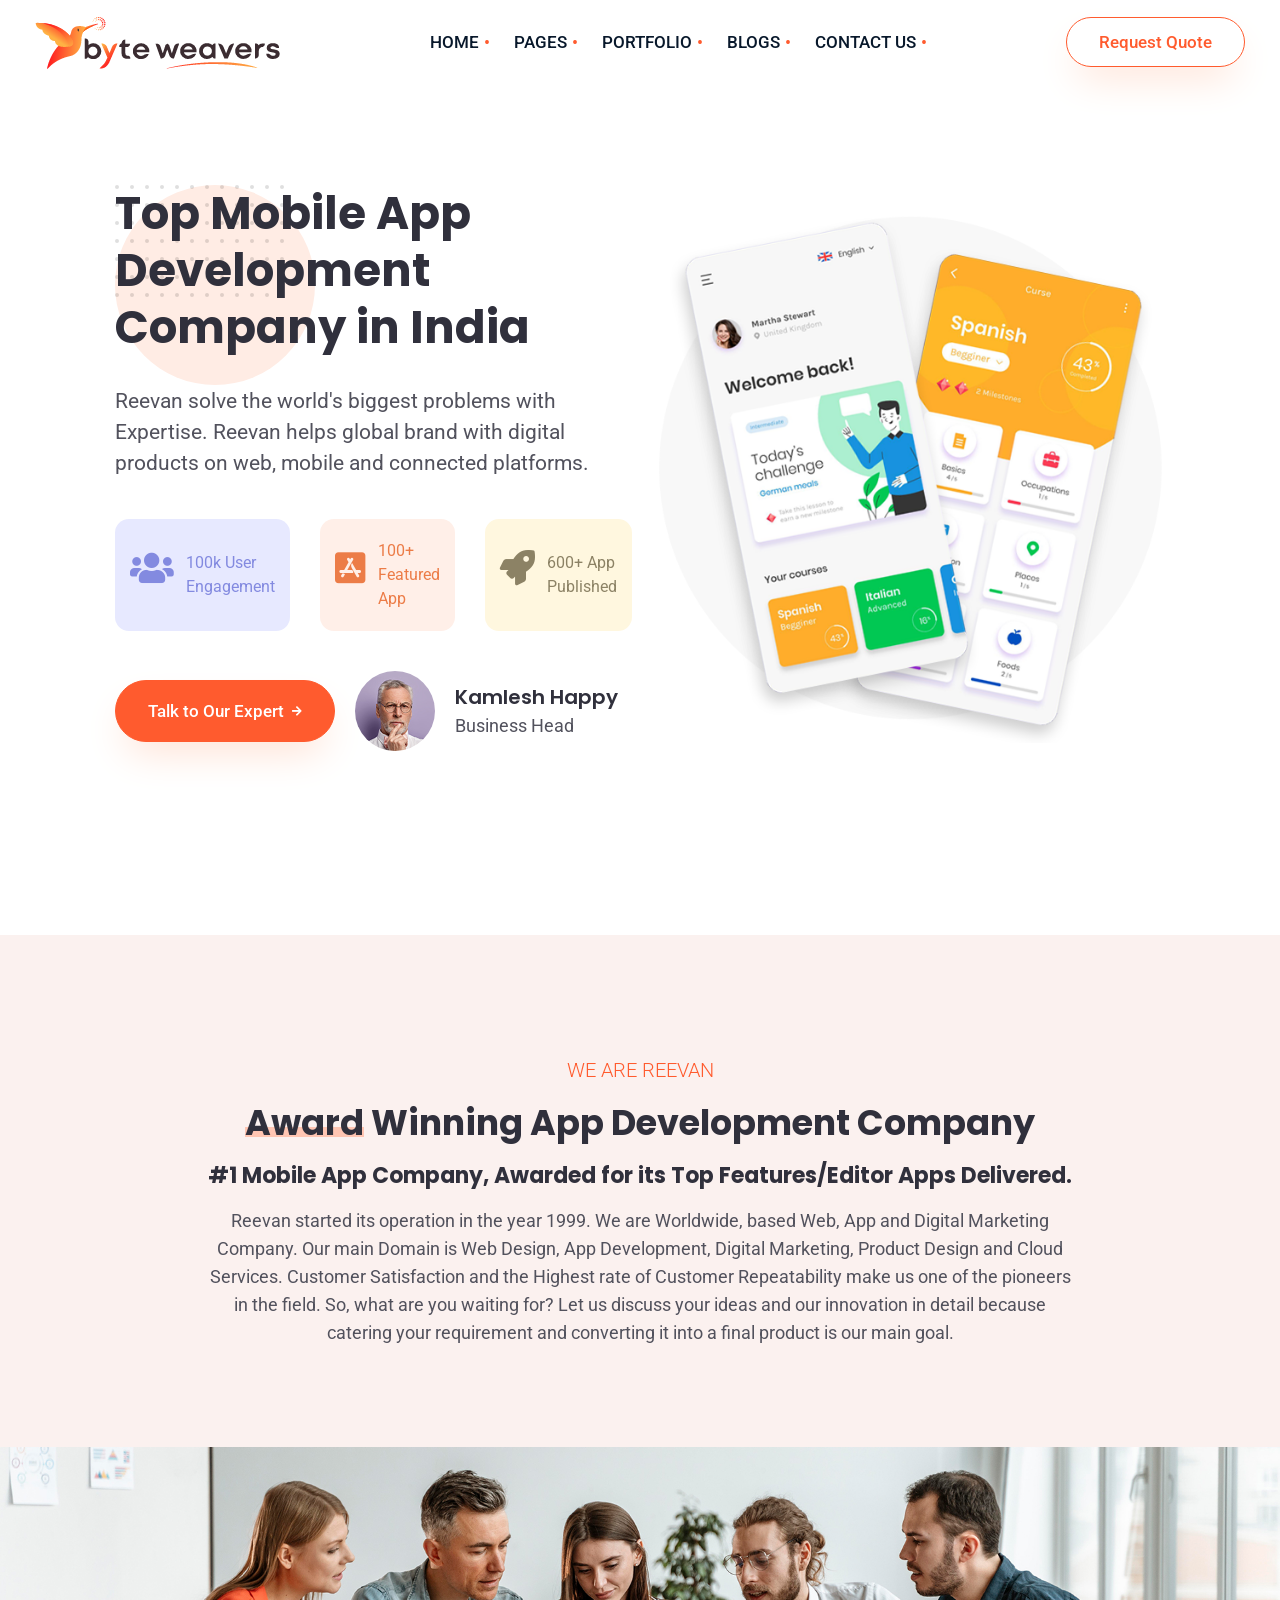
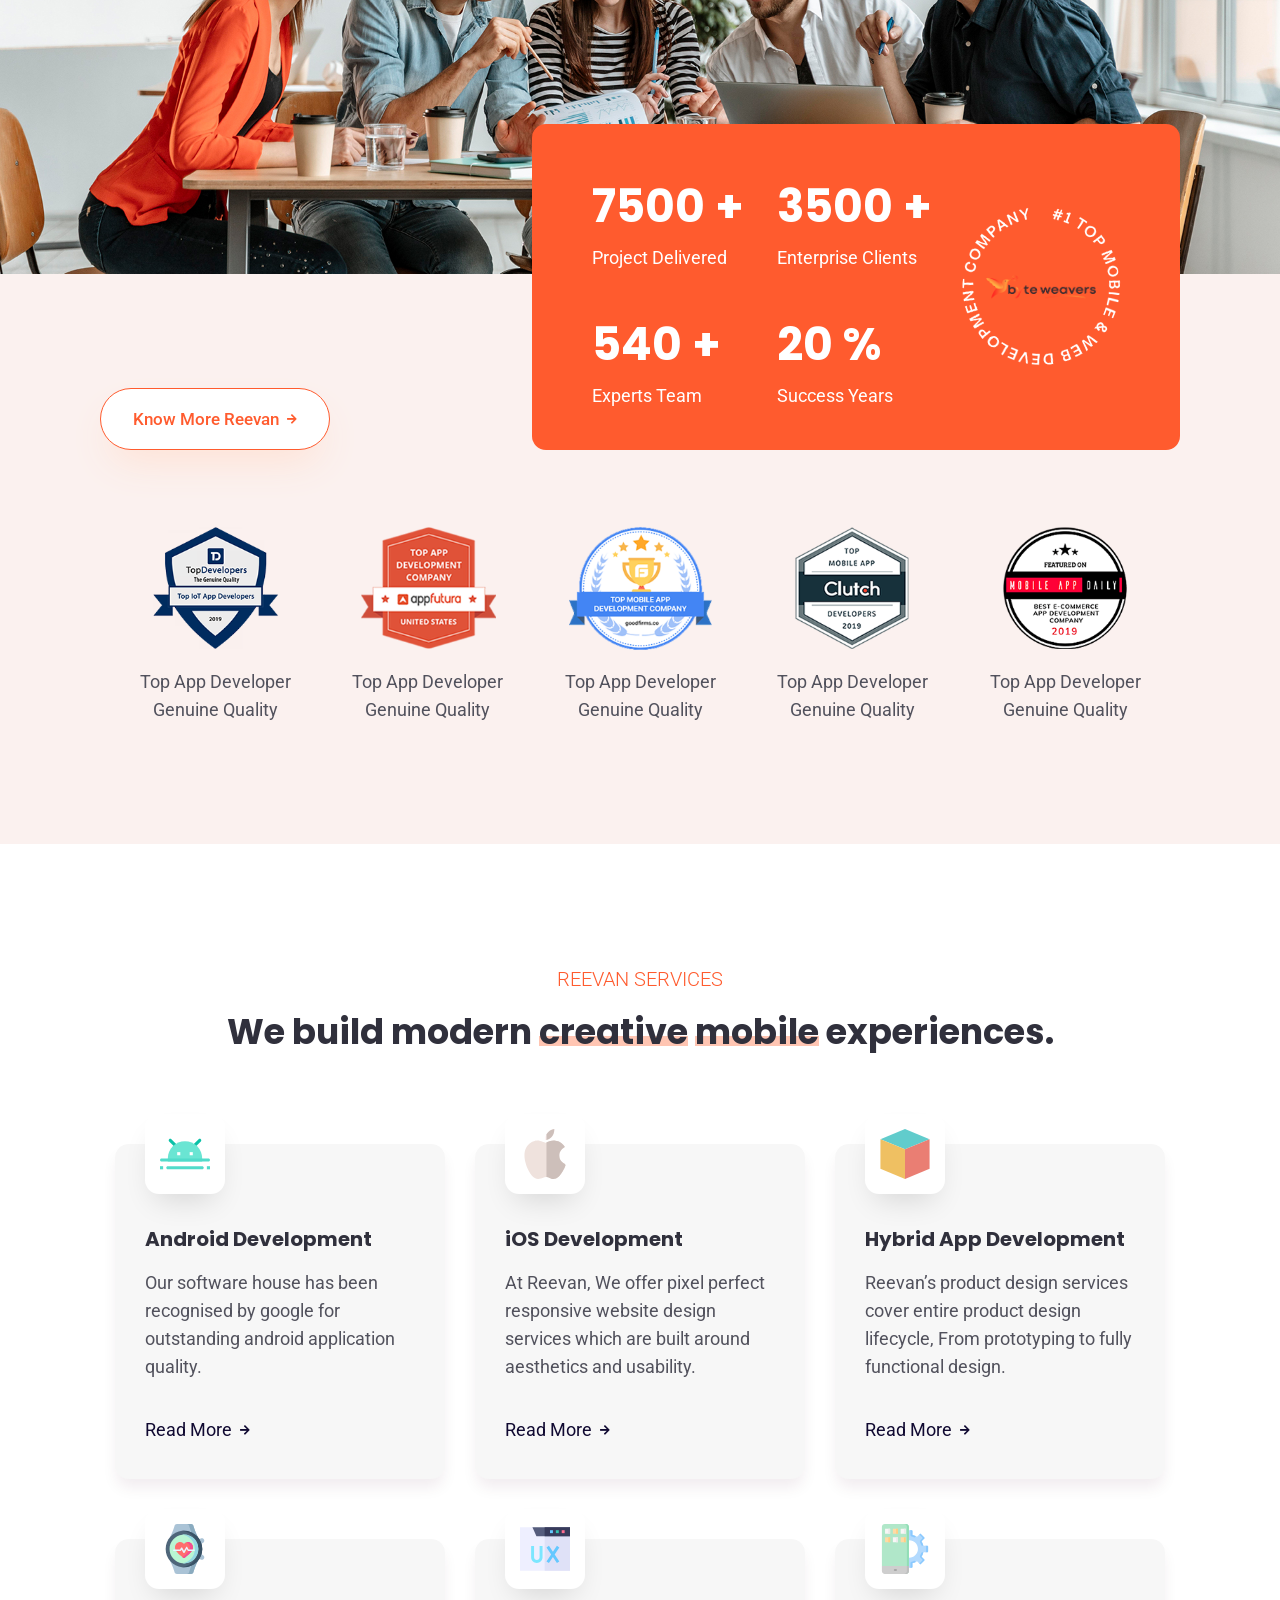
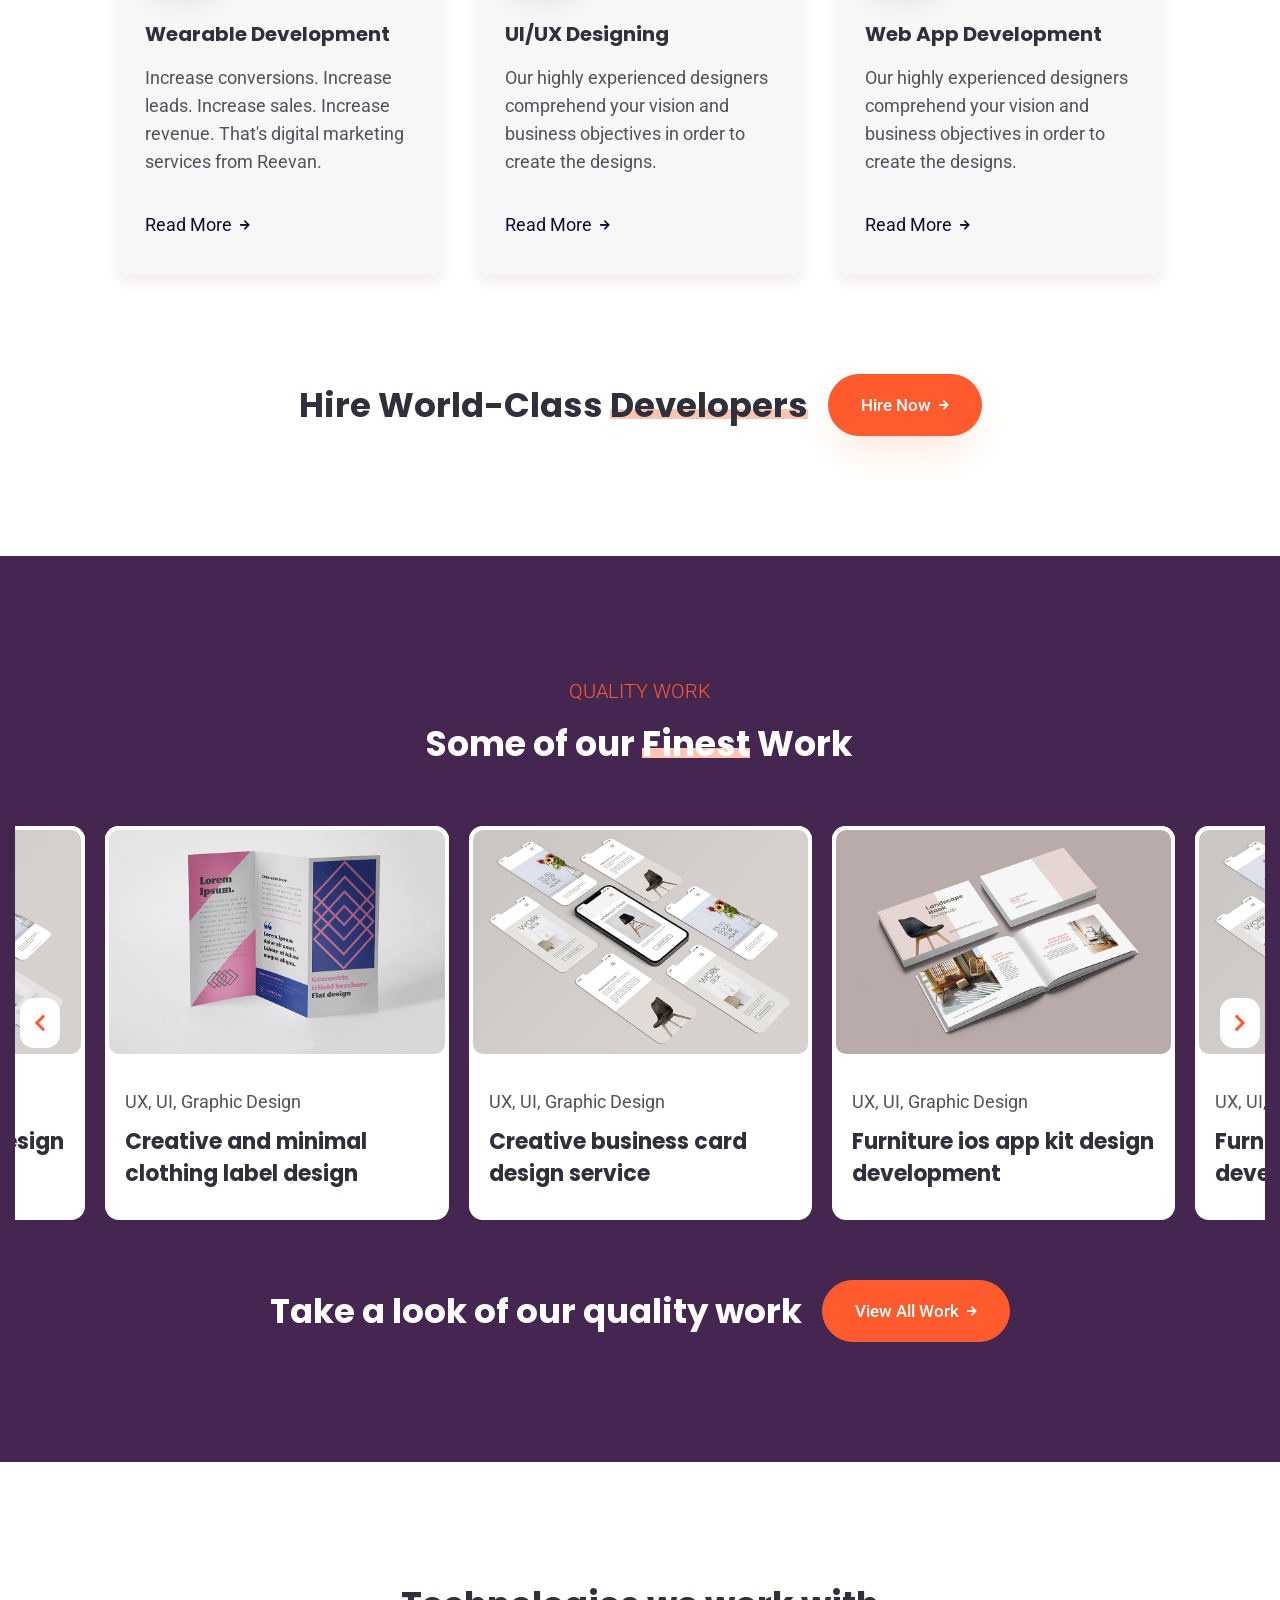
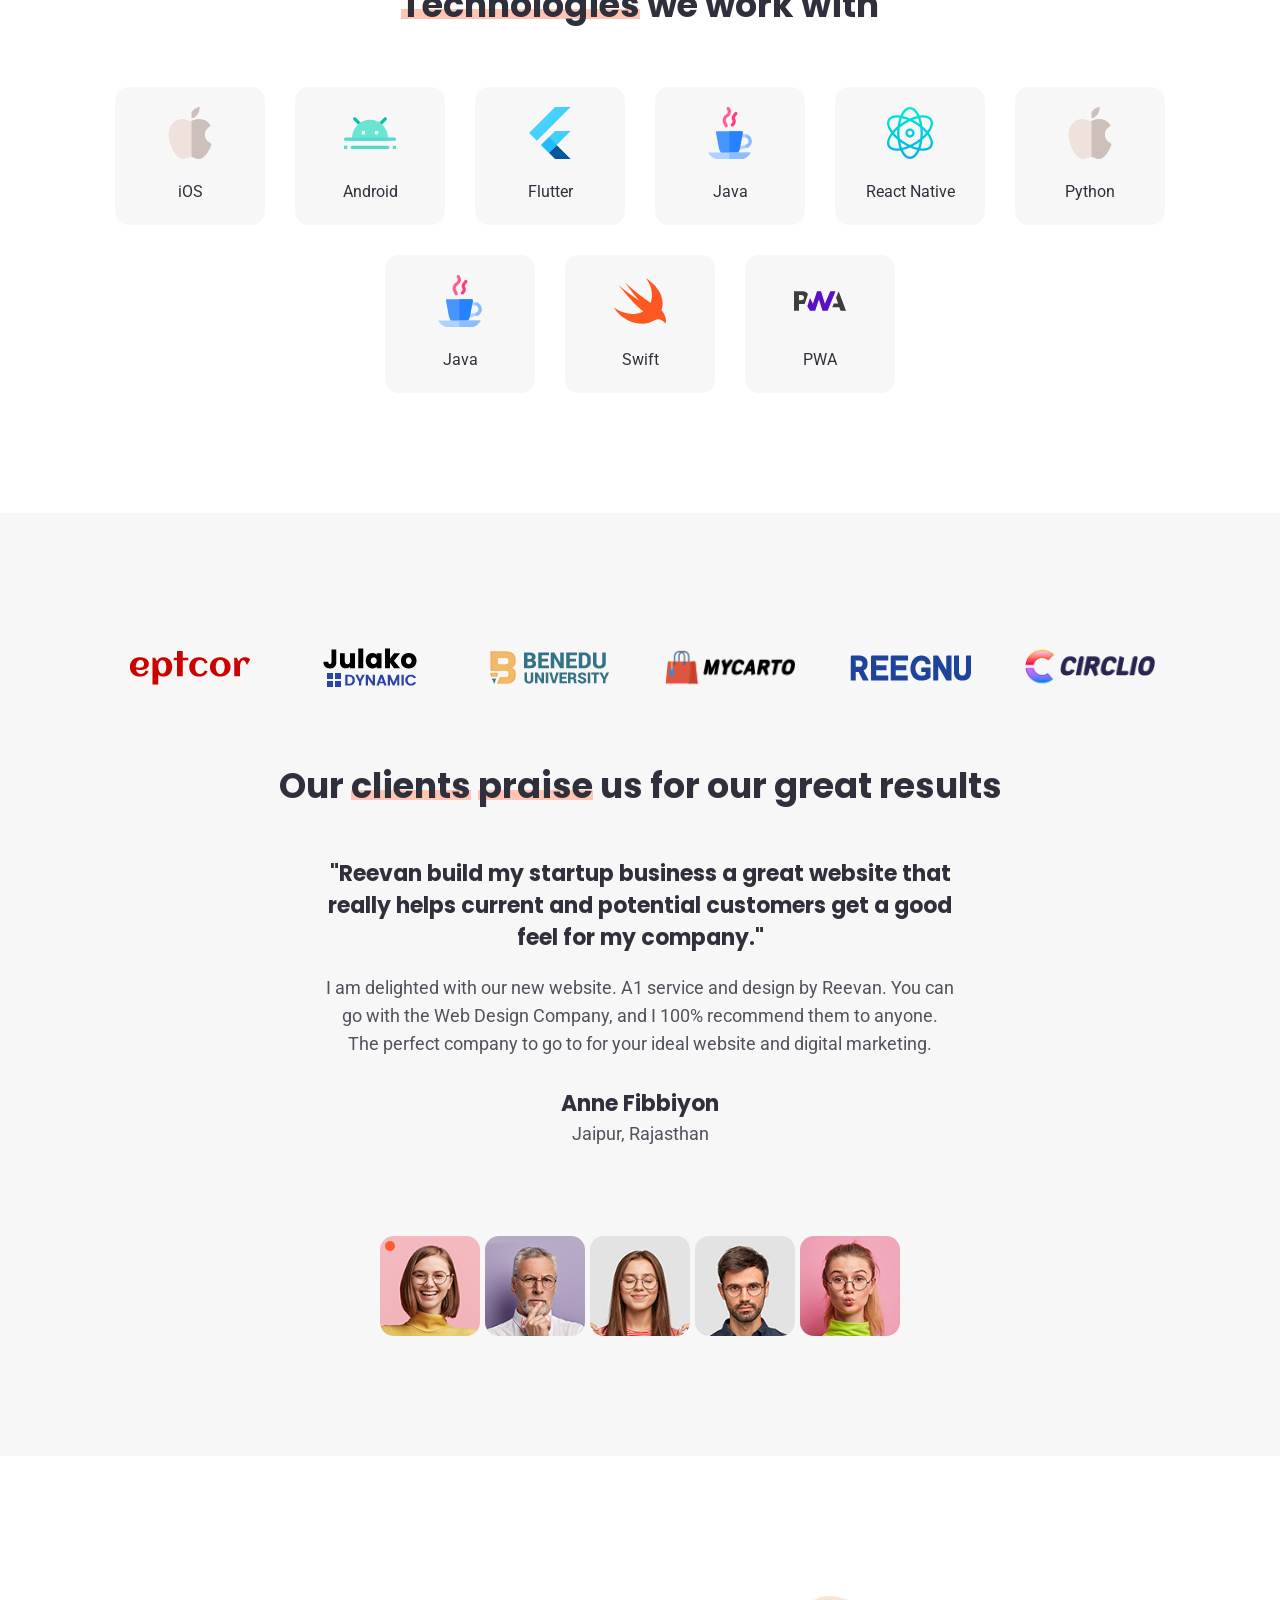
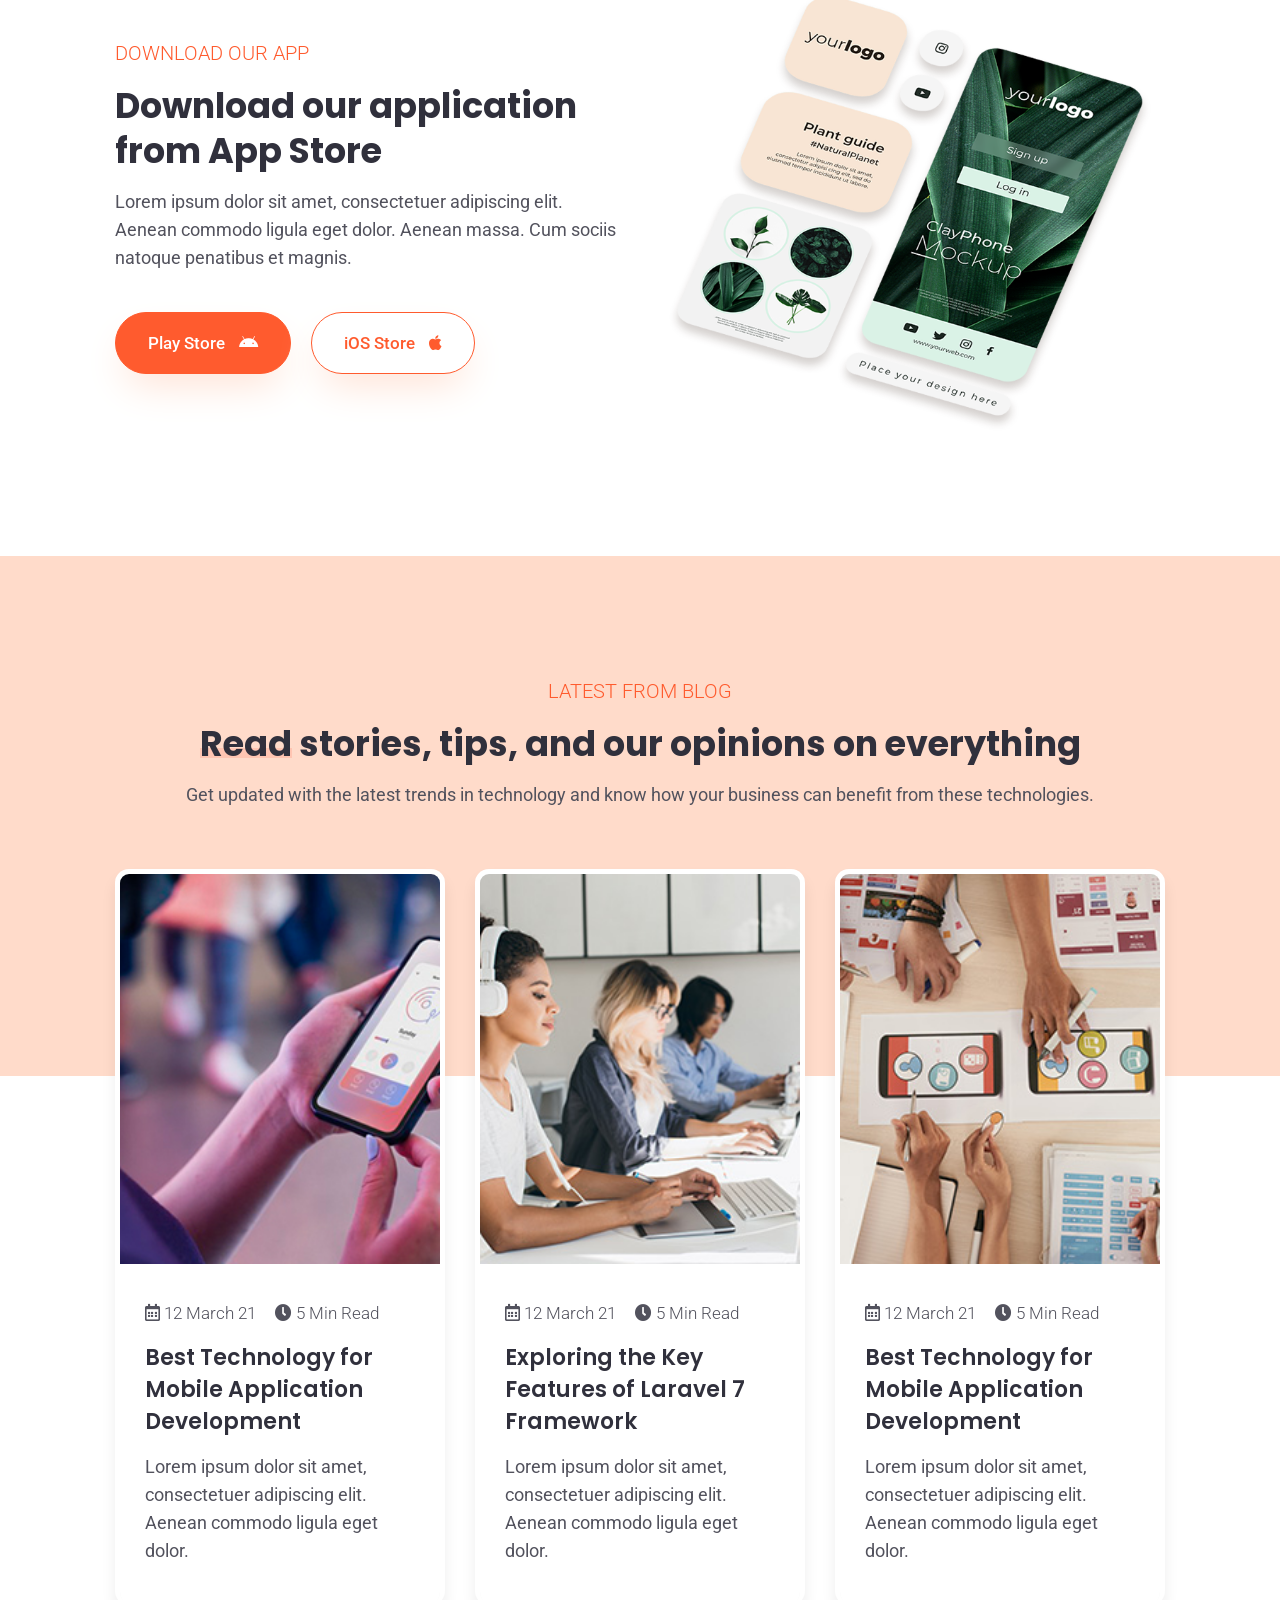
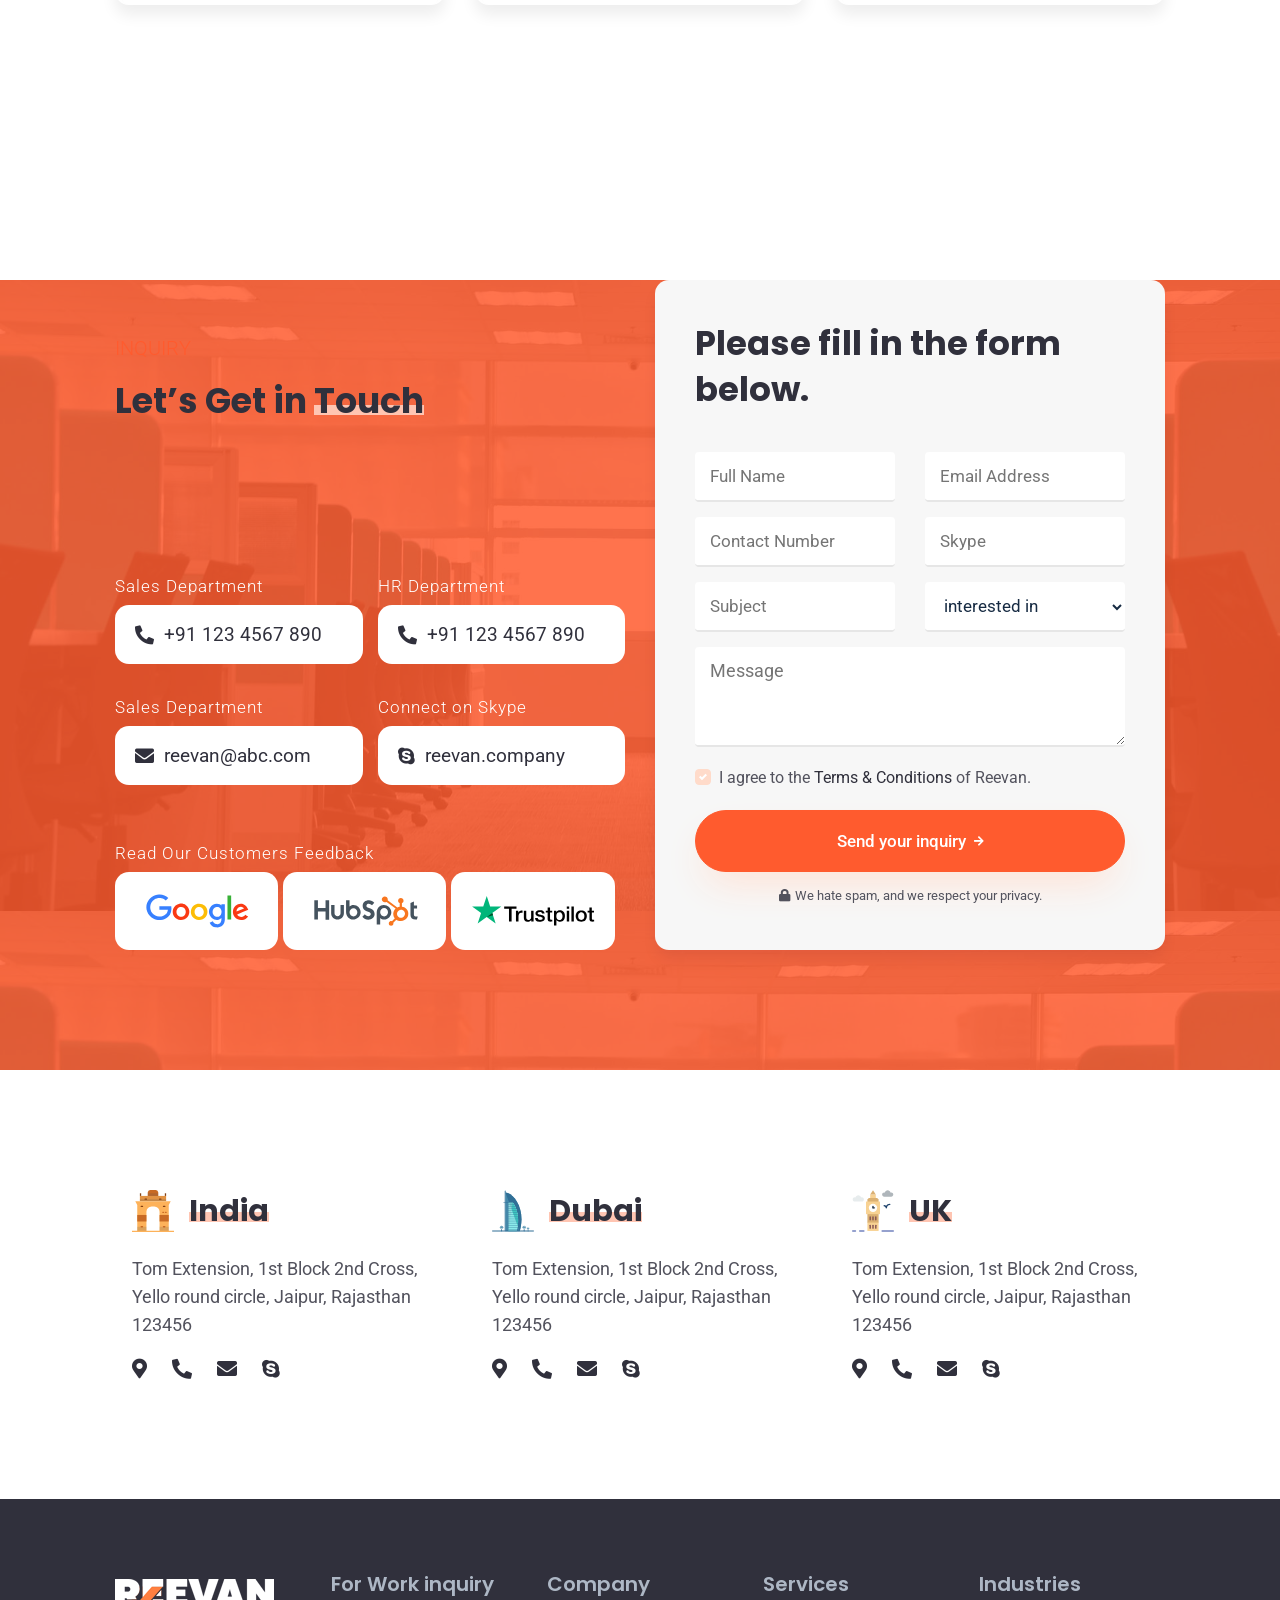
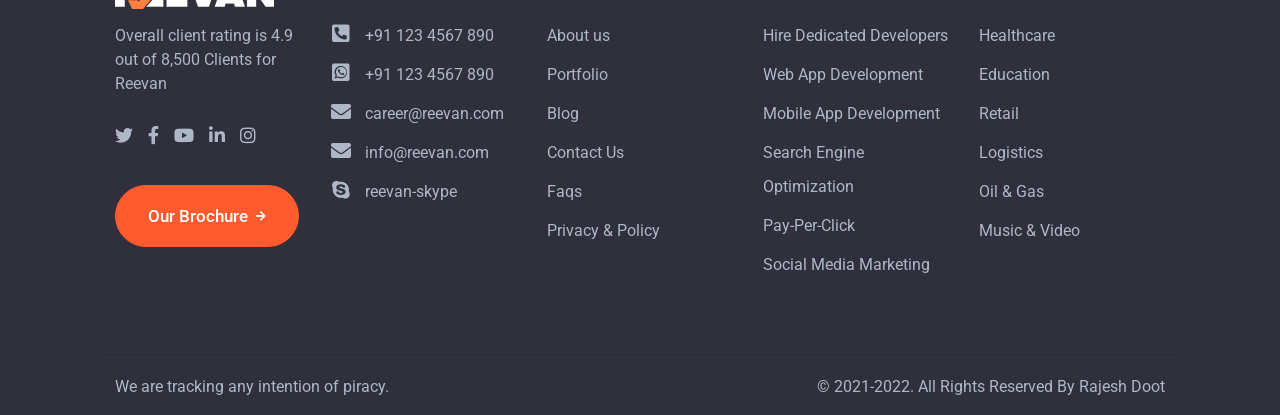
<file: app-development.html>
<!DOCTYPE html>
<html lang="en" class="no-js">
<head>
	<meta charset="utf-8" />
	<title>Reevan Web Design &amp; Digital Marketing Agency HTML Template</title>
	<meta name="description" content="Creative Agency, Marketing Agency Template">
	<meta name="keywords" content="Creative Agency, Marketing Agency">
	<meta name="author" content="rajesh-doot">
	<meta name="viewport" content="width=device-width, initial-scale=1, shrink-to-fit=no">
	<meta http-equiv="X-UA-Compatible" content="IE=edge">
	<meta name="theme-color" content="#e8f1ff">
	<!--Website-favicon-->
	<link href="images/favicon.png" rel="icon">
	<!--Plugin-css-->
	<link href="css/bootstrap.min.css" rel="stylesheet">
	<link href="css/plugin.min.css" rel="stylesheet">
	<link href="css/all.min.css" rel="stylesheet">
	<link rel="preconnect" href="https://fonts.gstatic.com">
	<link rel="preconnect" href="https://fonts.gstatic.com">
	<link href="https://fonts.googleapis.com/css2?family=Poppins:wght@300;400;500;600;700;800;900&family=Roboto:wght@400;500;700&display=swap" rel="stylesheet">
	<!-- Template-style-->
	<link href="css/style.css" rel="stylesheet">
	<link href="css/responsive.css" rel="stylesheet">
</head>
<body>
    <!--Start Preloader -->
    <div class="onloadpage" id="page-load">
      <div class="loader-div">
        <div class="on-img"><img src="images/loader.gif" alt="Logo" class="img-fluid" /><span>Loading Please Wait...</span></div>
      </div>
    </div>
    <!--End Preloader -->
    <!--Start Header-->
    <header class="ree-header fixed-top">
      <div class="container-fluid m-p-l-r-0">
        <div class="menu-header">
          <div class="menu-logo">
            <div class="dskt-logo"><a class="nav-brand" href="./">	<img src="images/logo.png" alt="Logo" class="ree-logo" /> </a> </div>
          </div>
          <div class="ree-nav" role="navigation">
            <ul class="nav-list">
              <li class="megamenu">
                <a href="#" class="menu-links">Home</a>
                <div class="menu-dropdown">
                  <div class="menu-block-set">
                    <div class="container">
                      <div class="menu-block-a">
                        <div class="mega-menu-blocks">
                          <p class="mb10">Need a Website?</p>
                          <h4>We Will Shape Your Brand With Our Digital Solutions</h4>
                          <a href="get-quote.html" class="ree-btn ree-btn0 ree-btn-grdt2 mt30"> Request Quote <i class="fas fa-arrow-right fa-btn"></i></a>
                        </div>
                        <div class="mega-menu-blocks">
                          <div class="menu-inner-block-a">
                            <div class="inner-blockss">
                              <label class="menu-headings">Multi-Page Demo</label>
                              <ul class="menu-li-link">
                                <li><a href="app-development.html">App Development</a></li>
                                <li><a href="creative-agency.html">Creative Agency</a></li>
                                <li><a href="digital-agency.html">Digital Agency</a></li>
                                <li><a href="graphic-design.html">Graphic Design</a></li>
                                <li><a href="lead-generation.html">Lead Generation</a></li>
                                <li><a href="personal-portfolio.html">Personal Portfolio</a></li>
                                <li><a href="web-design.html">Web Design</a></li>
                              </ul>
                            </div>
                            <div class="inner-blockss">
                              <label class="menu-headings">One-Page Demo</label>
                              <ul class="menu-li-link">
                                <li><a href="app-development-onepage.html">App Development</a></li>
                                <li><a href="creative-agency-onepage.html">Creative Agency</a></li>
                                <li><a href="digital-agency-onepage.html">Digital Agency</a></li>
                                <li><a href="graphic-design-onepage.html">Graphic Design</a></li>
                                <li><a href="lead-generation-onepage.html">Lead Generation</a></li>
                                <li><a href="personal-portfolio-onepage.html">Personal Portfolio</a></li>
                                <li><a href="web-design-onepage.html">Web Design</a></li>
                              </ul>
                            </div>
                            <div class="inner-blockss">
                              <label class="menu-headings">Coming Soon Demo</label>
                              <ul class="menu-li-link">
                                <li><a  href="#." class="dsbld">Corporate Business</a></li>
                                <li><a  href="#." class="dsbld">Product Landing Page</a></li>
                                <li><a  href="#." class="dsbld">Photography</a></li>
                                <li><a  href="#." class="dsbld">Domain & Hosting</a></li>
                                <li><a  href="#." class="dsbld">E-commerce</a></li>
                                <li><a  href="#." class="dsbld">Business Development</a></li>
                              </ul>
                            </div>
                            <div class="inner-blockss">
                              <label class="menu-headings">&nbsp;</label>
                            </div>
                          </div>
                        </div>
                      </div>
                    </div>
                  </div>
                  <div class="menu-extra-info">
                    <div class="container">
                      <div class="menu-extra-info-inner">
                        <ul>
                          <li>
                            <div class="menu-icon-ree">
                              <div class="webiocon"> <i class="far fa-envelope"></i> </div>
                            </div>
                            <a href="mailto:reevan@abcd.com">reevan@abcd.com</a>
                          </li>
                          <li>
                            <div class="menu-icon-ree">
                              <div class="webiocon"> <i class="fas fa-phone-alt"></i> </div>
                            </div>
                            <a href="tel:+91123456789">+91 123 456 7890</a>
                          </li>
                          <li>
                            <div class="menu-icon-ree">
                              <div class="webiocon"> <i class="fab fa-whatsapp"></i> </div>
                            </div>
                            <a href="https://wa.me/+91123456789">+91 123 456 7890</a>
                          </li>
                          <li>
                            <div class="menu-icon-ree">
                              <div class="webiocon"> <i class="fab fa-skype"></i> </div>
                            </div>
                            <a href="#">Reevan.Skype</a>
                          </li>
                          <li>
                            <div class="menu-icon-ree">
                              <div class="webiocon"> <i class="fas fa-question"></i> </div>
                            </div>
                            <a href="#">Why Choose Us</a>
                          </li>
                        </ul>
                      </div>
                    </div>
                  </div>
                </div>
              </li>
              <li class="megamenu">
                <a href="#" class="menu-links">Pages</a>
                <div class="menu-dropdown">
                  <div class="menu-block-set">
                    <div class="container">
                      <div class="menu-block-a">
                        <div class="mega-menu-blocks">
                          <h4>Creative, Premium & Scalable Solutions For App and Web Development</h4>
                          <a href="get-quote.html" class="ree-btn ree-btn0 ree-btn-grdt2 mt30"> Request Quote <i class="fas fa-arrow-right fa-btn"></i></a>
                        </div>
                        <div class="mega-menu-blocks">
                          <div class="menu-inner-block-a">
                            <div class="inner-blockss">
                              <ul class="menu-li-link">
                                <li><a href="about.html">About Us</a></li>
                                <li><a href="about-2.html">About Us - 2</a></li>
                                <li><a href="career.html">Career</a></li>
                                <li><a href="career-2.html">Career - 2</a></li>
                                <li><a href="case-study.html">Case Study</a></li>
                              </ul>
                            </div>
                            <div class="inner-blockss">
                              <ul class="menu-li-link">
                                <li><a href="case-study-details.html">Case Study Details</a></li>
                                <li><a href="core-values.html">Our Core Value</a></li>
                                <li><a href="get-quote.html">Contact Us</a></li>
                                <li><a href="get-quote-2.html">Contact Us - 2</a></li>
                                <li><a href="our-team.html">Our Team</a></li>
                              </ul>
                            </div>
                            <div class="inner-blockss">
                              <ul class="menu-li-link">
                                <li><a href="our-team-2.html">Our Team - 2</a></li>
                                <li><a href="pricing.html">Pricing</a></li>
                                <li><a href="pricing-2.html">Pricing - 2</a></li>
                                <li><a href="services.html">Service</a></li>
                                <li><a href="services-2.html">Service - 2</a></li>
                              </ul>
                            </div>
                            <div class="inner-blockss">
                              <ul class="menu-li-link">
                                <li><a href="service-details.html">Service Details</a></li>
                                <li><a href="service-details-2.html">Service Details - 2</a></li>
                                <li><a href="why-us.html">Why Choose Us</a></li>
                              </ul>
                            </div>
                          </div>
                        </div>
                      </div>
                    </div>
                  </div>
                  <div class="menu-extra-info">
                    <div class="container">
                      <div class="menu-extra-info-inner">
                        <ul>
                          <li>
                            <div class="menu-icon-ree">
                              <div class="webiocon"> <i class="far fa-envelope"></i> </div>
                            </div>
                            <a href="mailto:reevan@abcd.com">reevan@abcd.com</a>
                          </li>
                          <li>
                            <div class="menu-icon-ree">
                              <div class="webiocon"> <i class="fas fa-phone-alt"></i> </div>
                            </div>
                            <a href="tel:+91123456789">+91 123 456 7890</a>
                          </li>
                          <li>
                            <div class="menu-icon-ree">
                              <div class="webiocon"> <i class="fab fa-whatsapp"></i> </div>
                            </div>
                            <a href="https://wa.me/+91123456789">+91 123 456 7890</a>
                          </li>
                          <li>
                            <div class="menu-icon-ree">
                              <div class="webiocon"> <i class="fab fa-skype"></i> </div>
                            </div>
                            <a href="#">Reevan.Skype</a>
                          </li>
                          <li>
                            <div class="menu-icon-ree">
                              <div class="webiocon"> <i class="fas fa-question"></i> </div>
                            </div>
                            <a href="#">Why Choose Us</a>
                          </li>
                        </ul>
                      </div>
                    </div>
                  </div>
                </div>
              </li>
              <li class="megamenu mega-small">
                <a href="#"  class="menu-links">Portfolio</a>
                <div class="menu-dropdown">
                  <div class="menu-block-set"> 
                    <a class="dropdown-item" href="portfolio-modern.html">Portfolio Modern</a>
                    <a class="dropdown-item" href="portfolio-2.html">Portfolio 3 Grid</a>
                    <a class="dropdown-item" href="portfolio-3.html">Portfolio 4 Grid</a>
                    <a class="dropdown-item" href="portfolio-details.html">Portfolio Details</a>							 
                    <a class="dropdown-item" href="portfolio-details-2.html">Portfolio Details - 2</a>						 
                  </div>
                </div>
              </li>
              <li class="megamenu mega-small">
                <a href="#"  class="menu-links">Blogs</a>
                <div class="menu-dropdown">
                  <div class="menu-block-set"> 
                    <a class="dropdown-item" href="blog.html">Blog Page</a>
                    <a class="dropdown-item" href="blog-details.html">Blog Details</a>					 
                  </div>
                </div>
              </li>
              <li class="megamenu mega-small">
                <a href="#"  class="menu-links">Contact Us</a>
                <div class="menu-dropdown">
                  <div class="menu-block-set"> 
                    <a class="dropdown-item" href="get-quote.html">Contact Us</a>
                    <a class="dropdown-item" href="get-quote-2.html">Contact Us - 2</a>			 
                  </div>
                </div>
              </li>
            </ul>
          </div>
          <div class="ree-nav-cta">
            <ul>
              <li><a href="get-quote.html" class="ree-btn ree-btn0 ree-btn-grdt2"> Request Quote</a> </li>
            </ul>
          </div>
          <div class="mobile-menu2">
            <ul class="mob-nav2">
              <li><a href="get-quote.html" class="ree-btn2 ree-btn-grdt1"><i class="fas fa-envelope-open-text"></i></a></li>
              <li class="navm-"><a class="toggle" href="#"> <span></span> </a> </li>
            </ul>
          </div>
		  <!-- mobile Nav -->
          <nav id="main-nav">
            <ul>
              <li>
                <a href="#">Home</a>
                <ul>
                  <li><a href="#">Multi-Page Demo</a>
                    <ul>
                      <li><a href="app-development.html">App Development</a></li>
                      <li><a href="creative-agency.html">Creative Agency</a></li>
                      <li><a href="digital-agency.html">Digital Agency</a></li>
                      <li><a href="graphic-design.html">Graphic Design</a></li>
                      <li><a href="lead-generation.html">Lead Generation</a></li>
                      <li><a href="personal-portfolio.html">Personal Portfolio</a></li>
                      <li><a href="web-design.html">Web Design</a></li>
                    </ul>
                  </li>
                  <li><a href="#">One-Page Demo</a>
                    <ul>
                      <li><a href="app-development-onepage.html">App Development</a></li>
                      <li><a href="creative-agency-onepage.html">Creative Agency</a></li>
                      <li><a href="digital-agency-onepage.html">Digital Agency</a></li>
                      <li><a href="graphic-design-onepage.html">Graphic Design</a></li>
                      <li><a href="lead-generation-onepage.html">Lead Generation</a></li>
                      <li><a href="personal-portfolio-onepage.html">Personal Portfolio</a></li>
                      <li><a href="web-design-onepage.html">Web Design</a></li>
                    </ul>
                  </li>
                </ul>
              </li>              
              <li><a href="#">Pages</a>
                <ul>
                  <li><a href="about.html">About Us</a></li>
                  <li><a href="about-2.html">About Us - 2</a></li>
                  <li><a href="career.html">Career</a></li>
                  <li><a href="career-2.html">Career - 2</a></li>
                  <li><a href="case-study.html">Case Study</a></li>
                  <li><a href="case-study-details.html">Case Study Details</a></li>
                  <li><a href="core-values.html">Our Core Value</a></li>
                  <li><a href="get-quote.html">Contact Us</a></li>
                  <li><a href="get-quote-2.html">Contact Us - 2</a></li>
                  <li><a href="our-team.html">Our Team</a></li>
                  <li><a href="our-team-2.html">Our Team - 2</a></li>
                  <li><a href="pricing.html">Pricing</a></li>
                  <li><a href="pricing-2.html">Pricing - 2</a></li>
                  <li><a href="services.html">Service</a></li>
                  <li><a href="services-2.html">Service - 2</a></li>
                  <li><a href="service-details.html">Service Details</a></li>
                  <li><a href="service-details-2.html">Service Details - 2</a></li>
                  <li><a href="why-us.html">Why Choose Us</a></li>
                </ul>
              </li>
              <li><a href="#">Portfolio</a>
                <ul>
                  <li><a href="portfolio-modern.html">Portfolio Modern</a></li>
                  <li><a href="portfolio-2.html">Portfolio 3 Grid</a></li>
                  <li><a href="portfolio-3.html">Portfolio 4 Grid</a></li>
                  <li>><a href="portfolio-details.html">Portfolio Details</a></li>
                  <li><a href="portfolio-details-2.html">Portfolio Details - 2</a></li>
                  <li><a href="portfolio-details.html">Portfolio Details</a></li>
                </ul>
              </li>
              <li><a href="#">Blogs</a>
                <ul>
                  <li>  <a href="blog.html">Blog Page</a></li>
                  <li>  <a href="blog-details.html">Blog Details</a></li>
                </ul>
              </li>
			  <li><a href="#">Contact Page</a>
                <ul>
					<li><a href="get-quote.html">Contact Us</a></li>
					<li><a href="get-quote-2.html">Contact Us - 2</a></li>
                </ul>
              </li>             
            </ul>
            <ul class="bottom-nav">
              <li class="ree-hc">
                <a href="tel:123567890" rel="noreferrer" target="_blank">
                  <svg version="1.1"  xmlns="http://www.w3.org/2000/svg" xmlns:xlink="http://www.w3.org/1999/xlink" x="0px" y="0px" viewBox="0 0 25.625 25.625" style="enable-background:new 0 0 25.625 25.625;" xml:space="preserve">
                    <g>
                      <path d="M22.079,17.835c-1.548-1.324-3.119-2.126-4.648-0.804l-0.913,0.799 c-0.668,0.58-1.91,3.29-6.712-2.234C5.005,10.079,7.862,9.22,8.531,8.645l0.918-0.8c1.521-1.325,0.947-2.993-0.15-4.71l-0.662-1.04  C7.535,0.382,6.335-0.743,4.81,0.58L3.986,1.3C3.312,1.791,1.428,3.387,0.971,6.419c-0.55,3.638,1.185,7.804,5.16,12.375
                        c3.97,4.573,7.857,6.87,11.539,6.83c3.06-0.033,4.908-1.675,5.486-2.272l0.827-0.721c1.521-1.322,0.576-2.668-0.973-3.995 L22.079,17.835z" />
                    </g>
                  </svg>
                </a>
              </li>
              <li class="ree-hc">
                <a href="mailto:abc@example.com" target="_blank">
                  <svg xmlns="http://www.w3.org/2000/svg" width="24" height="24" viewBox="0 0 24 24">
                    <path d="M20 4H4c-1.1 0-1.99.9-1.99 2L2 18c0 1.1.9 2 2 2h16c1.1 0 2-.9 2-2V6c0-1.1-.9-2-2-2zm0 4l-8 5-8-5V6l8 5 8-5v2z" />
                    <path d="M0 0h24v24H0z" fill="none" />
                  </svg>
                </a>
              </li>
              <li class="ree-hc">
                <a href="skype:reevan.company" rel="noreferrer" target="_blank">
                  <svg xmlns="http://www.w3.org/2000/svg" viewBox="0 0 448 512">
                    <path d="M424.7 299.8c2.9-14 4.7-28.9 4.7-43.8 0-113.5-91.9-205.3-205.3-205.3-14.9 0-29.7 1.7-43.8 4.7C161.3 40.7 137.7 32 112 32 50.2 32 0 82.2 0 144c0 25.7 8.7 49.3 23.3 68.2-2.9 14-4.7 28.9-4.7 43.8 0 113.5 91.9 205.3 205.3 205.3 14.9 0 29.7-1.7 43.8-4.7 19 14.6 42.6 23.3 68.2 23.3 61.8 0 112-50.2 112-112 .1-25.6-8.6-49.2-23.2-68.1zm-194.6 91.5c-65.6 0-120.5-29.2-120.5-65 0-16 9-30.6 29.5-30.6 31.2 0 34.1 44.9 88.1 44.9 25.7 0 42.3-11.4 42.3-26.3 0-18.7-16-21.6-42-28-62.5-15.4-117.8-22-117.8-87.2 0-59.2 58.6-81.1 109.1-81.1 55.1 0 110.8 21.9 110.8 55.4 0 16.9-11.4 31.8-30.3 31.8-28.3 0-29.2-33.5-75-33.5-25.7 0-42 7-42 22.5 0 19.8 20.8 21.8 69.1 33 41.4 9.3 90.7 26.8 90.7 77.6 0 59.1-57.1 86.5-112 86.5z" />
                  </svg>
                </a>
              </li>
              <li class="ree-hc">
                <a href="wa.me/+91123456789" rel="noreferrer" target="_blank">
                  <svg version="1.1"  xmlns="http://www.w3.org/2000/svg" xmlns:xlink="http://www.w3.org/1999/xlink" x="0px" y="0px" viewBox="0 0 512 512"	style="enable-background:new 0 0 512 512;" xml:space="preserve">
                    <g>
                      <path d="M256.064,0h-0.128C114.784,0,0,114.816,0,256c0,56,18.048,107.904,48.736,150.048l-31.904,95.104l98.4-31.456 C155.712,496.512,204,512,256.064,512C397.216,512,512,397.152,512,256S397.216,0,256.064,0z M405.024,361.504 c-6.176,17.44-30.688,31.904-50.24,36.128c-13.376,2.848-30.848,5.12-89.664-19.264C189.888,347.2,141.44,270.752,137.664,265.792
                        c-3.616-4.96-30.4-40.48-30.4-77.216s18.656-54.624,26.176-62.304c6.176-6.304,16.384-9.184,26.176-9.184 c3.168,0,6.016,0.16,8.576,0.288c7.52,0.32,11.296,0.768,16.256,12.64c6.176,14.88,21.216,51.616,23.008,55.392 c1.824,3.776,3.648,8.896,1.088,13.856c-2.4,5.12-4.512,7.392-8.288,11.744c-3.776,4.352-7.36,7.68-11.136,12.352 c-3.456,4.064-7.36,8.416-3.008,15.936c4.352,7.36,19.392,31.904,41.536,51.616c28.576,25.44,51.744,33.568,60.032,37.024 c6.176,2.56,13.536,1.952,18.048-2.848c5.728-6.176,12.8-16.416,20-26.496c5.12-7.232,11.584-8.128,18.368-5.568 c6.912,2.4,43.488,20.48,51.008,24.224c7.52,3.776,12.48,5.568,14.304,8.736C411.2,329.152,411.2,344.032,405.024,361.504z"/>
                    </g>
                  </svg>
                </a>
              </li>
            </ul>
          </nav>
        </div>
      </div>
    </header>
    <!-- Header End -->

      <!--start Hero Section  -->
      <section class="home-app hero-sec r-bg-x">
         <div class="container">
            <div class="row">
               <div class="col-lg-6 vcenter">
                  <div class="hero-content-a">
                     <div class="shape-dot-bg"><img src="images/shape/svg_dot.svg" alt="shape"></div>
                     <h1 class="mb30 zup" data-aos="fade-in" data-aos-delay="200">Top Mobile App Development Company in India</h1>
                     <p class="zup" data-aos="fade-in" data-aos-delay="500">Reevan solve the world's biggest problems with Expertise. Reevan helps global brand with
                        digital products on web, mobile and connected platforms.</p>
                  
                     <div class="uniq-points mt40" data-aos="fade-in" data-aos-delay="800">
                        <div class="uniq-card uca">
                           <i class="fas fa-users"></i>
                           <p>100k User Engagement</p>
                        </div>
                        <div class="uniq-card ucb">
                           <i class="fab fa-app-store-ios"></i>
                           <p>100+ Featured  App</p>
                        </div>
                        <div class="uniq-card ucc">
                           <i class="fas fa-rocket"></i>
                           <p>600+ App Published</p>
                        </div>
                     </div>
                     <div class="btn-sets2 vcenter  mt20" data-aos="fade-in" data-aos-delay="1100">
                        <a href="get-quote.html" class="ree-btn  ree-btn-grdt1 mw-80 mr20 mt20">Talk to Our Expert <i class="fas fa-arrow-right fa-btn"></i></a>
                        <div class="media vcenter mt20">
                           <div class="ree-icon-set img-round80"><img src="images/users/user4.jpg" alt="img" class="img-fluid"></div>
                           <div class="ree-details-set user-info">
                              <h5>Kamlesh Happy</h5>
                              <p>Business Head</p>
                           </div>
                        </div>
                     </div>
                  </div>
               </div>
               <div class="col-lg-6 vcenter">
                  <div class="sol-image m-mt30">
                     <img src="images/sliders/app-mockup.png" alt="web development" class="img-fluid" data-aos="fade-in" data-aos-delay="400">
                  </div>
               </div>
            </div>
         </div>
      </section>
      <!--hero Section End-->

      <!--start home-about  -->
      <section class="home-about sec-pad r-bg-a">
         <div class="container">
            <div class="row justify-content-center">
               <div class="col-lg-10">
                  <div class="about-content-home m-mb60 text-center">
                     <span class="sub-heading mb15">We Are Reevan</span>
                     <h2 class="mb15"><span class="ree-text rt40">Award</span> Winning App Development Company</h2>
                     <h4 class="mb15">#1 Mobile App Company, Awarded for its Top Features/Editor Apps Delivered.</h4>
                     <p>Reevan started its operation in the year 1999. We are Worldwide, based Web, App	and Digital Marketing Company. Our main Domain is Web Design, App Development, Digital
                        Marketing, Product Design and Cloud Services. Customer Satisfaction and the Highest rate of	Customer Repeatability make us one of the pioneers in the field. So, what are you waiting
                        for? Let us discuss your ideas and our innovation in detail because catering your requirement and converting it into a final product is our main goal.
                     </p>
                  </div>
               </div>
            </div>
         </div>
         <div class="agency-info-ree mt100">
            <div class="agency-picture"><img src="images/others/office-view.jpg" alt="img" class="img-fluid"></div>
            <div class="container">
               <div class="row key-and-award">
                  <div class="ree-app-st-a flx-end m-order2">
                     <div class="btnctm">						
                        <a href="about.html" class="ree-btn ree-btn-grdt2 mw-80 m-mt30">Know More Reevan <i class="fas fa-arrow-right fa-btn"></i></a>
                     </div>
                  </div>
                  <div class="ree-app-st-b m-order1">
                     <div class="quick-key-points">
                        <div class="key-highlights">
                           <div class="key-highlt-b">
                              <h3><span>7500</span> <span>+</span></h3>
                              <p>Project Delivered</p>
                           </div>
                           <div class="key-highlt-b">
                              <h3><span>3500 </span> <span>+</span></h3>
                              <p>Enterprise Clients</p>
                           </div>
                           <div class="key-highlt-b">
                              <h3><span>540 </span> <span>+</span></h3>
                              <p>Experts Team</p>
                           </div>
                           <div class="key-highlt-b">
                              <h3><span>20 </span> <span>%</span></h3>
                              <p>Success Years</p>
                           </div>
                        </div>
                        <div class="agency-info-anim text-center">
                           <div class="animated-logo">
                              <img src="images/logo.png" alt="reevan logo" class="logo-anim">
                              <img src="images/others/app-development.webp" alt="reevan logo" class="circle-anim">
                           </div>
                        </div>
                     </div>
                  </div>
               </div>
            </div>
         </div>
         <div class="container mt60">
            <div class="row justify-content-center">
               <div class="col-md-12">
                  <div class="app-awards owl-carousesl">
                     <div class="award-achivt">
                        <a href="#"><img src="images/brand-logo/top-it.png" alt="top it" class="img-fluid"></a>	
                        <p>Top App Developer Genuine Quality</p>
                     </div>
                     <div class="award-achivt">
                        <a href="#"><img src="images/brand-logo/appfutura-logo.png" alt="top it" class="img-fluid"></a>	
                        <p>Top App Developer Genuine Quality</p>
                     </div>
                     <div class="award-achivt">
                        <a href="#"><img src="images/brand-logo/goodfirm-logo.png" alt="top it" class="img-fluid"></a>	
                        <p>Top App Developer Genuine Quality</p>
                     </div>
                     <div class="award-achivt">
                        <a href="#"><img src="images/brand-logo/clutch-logo.png" alt="top it" class="img-fluid"></a>	
                        <p>Top App Developer Genuine Quality</p>
                     </div>
                     <div class="award-achivt">
                        <a href="#"><img src="images/brand-logo/mobile-app-logo.png" alt="top it" class="img-fluid"></a>	
                        <p>Top App Developer Genuine Quality</p>
                     </div>
                  </div>
               </div>
            </div>
         </div>
      </section>
      <!--home-about end-->

      <!--start services-->
      <section class="r-bg-i sec-pad">
         <div class="container">
            <div class="row">
               <div class="col-lg-12">
                  <div class="sec-heading text-center">
                     <span class="sub-heading mb15">Reevan Services</span>					
                     <h2>We build modern <span class="ree-text rt40">creative</span> <span class="ree-text rt40">mobile</span> experiences.</h2>
                  </div>
               </div>
            </div>
            <div class="row mt30">
               <div class="col-lg-4 col-sm-6" data-aos="fade-up" data-aos-delay="100">
                  <div class="ree-card r-bg-c mt60">
                     <div class="ree-card-img shadows"><img src="images/icons/android.svg" alt="services"> </div>
                     <div class="ree-card-content mt40">
                        <h3 class="mb15"><a href="service-details.html"> Android Development</a></h3>
                        <p>Our software house has been recognised by google for outstanding android application	quality.</p>
                     </div>
                     <div class="ree-card-content-link">
                        <a href="service-details.html" class="ree-card-link mt40">Read More <i class="fas fa-arrow-right fa-btn"></i> </a>
                     </div>
                  </div>
               </div>
               <div class="col-lg-4 col-sm-6" data-aos="fade-up" data-aos-delay="300">
                  <div class="ree-card r-bg-c  mt60">
                     <div class="ree-card-img"><img src="images/icons/apple.svg" alt="services"> </div>
                     <div class="ree-card-content mt40">
                        <h3 class="mb15"><a href="service-details.html">iOS Development</a></h3>
                        <p>At Reevan, We offer pixel perfect responsive website design services which are built around aesthetics and usability.</p>
                     </div>
                     <div class="ree-card-content-link">
                        <a href="service-details.html" class="ree-card-link mt40">Read More <i class="fas fa-arrow-right fa-btn"></i>
                        </a>
                     </div>
                  </div>
               </div>
               <div class="col-lg-4 col-sm-6" data-aos="fade-up" data-aos-delay="500">
                  <div class="ree-card r-bg-c  mt60">
                     <div class="ree-card-img"><img src="images/icons/cube.svg" alt="services"> </div>
                     <div class="ree-card-content mt40">
                        <h3 class="mb15"><a href="service-details.html">Hybrid App Development</a></h3>
                        <p>Reevan’s product design services cover entire product design lifecycle, From prototyping to fully functional design.</p>
                     </div>
                     <div class="ree-card-content-link">
                        <a href="service-details.html" class="ree-card-link mt40">Read More <i class="fas fa-arrow-right fa-btn"></i>
                        </a>
                     </div>
                  </div>
               </div>
               <div class="col-lg-4 col-sm-6" data-aos="fade-up" data-aos-delay="700">
                  <div class="ree-card r-bg-c  mt60">
                     <div class="ree-card-img"><img src="images/icons/smartwatch.svg" alt="services"> </div>
                     <div class="ree-card-content mt40">
                        <h3 class="mb15"><a href="service-details.html">Wearable Development</a></h3>
                        <p>Increase conversions. Increase leads. Increase sales. Increase revenue. That's digital marketing services from Reevan.</p>
                     </div>
                     <div class="ree-card-content-link">
                        <a href="service-details.html" class="ree-card-link mt40">Read More <i class="fas fa-arrow-right fa-btn"></i>
                        </a>
                     </div>
                  </div>
               </div>
               <div class="col-lg-4 col-sm-6" data-aos="fade-up" data-aos-delay="900">
                  <div class="ree-card r-bg-c  mt60">
                     <div class="ree-card-img"><img src="images/icons/ux-interface.svg" alt="services"> </div>
                     <div class="ree-card-content mt40">
                        <h3 class="mb15"><a href="service-details.html">UI/UX Designing</a></h3>
                        <p>Our highly experienced designers comprehend your vision and business objectives in order to create the designs.</p>
                     </div>
                     <div class="ree-card-content-link">
                        <a href="service-details.html" class="ree-card-link mt40">Read More <i class="fas fa-arrow-right fa-btn"></i>
                        </a>
                     </div>
                  </div>
               </div>
               <div class="col-lg-4 col-sm-6" data-aos="fade-up" data-aos-delay="1100">
                  <div class="ree-card r-bg-c  mt60">
                     <div class="ree-card-img"><img src="images/icons/app-development.svg" alt="services"> </div>
                     <div class="ree-card-content mt40">
                        <h3 class="mb15"><a href="service-details.html">Web App Development</a></h3>
                        <p>Our highly experienced designers comprehend your vision and business objectives in order to create the designs.</p>
                     </div>
                     <div class="ree-card-content-link">
                        <a href="service-details.html" class="ree-card-link mt40">Read More <i class="fas fa-arrow-right fa-btn"></i>
                        </a>
                     </div>
                  </div>
               </div>
            </div>
            <div class="cta-block-wide mt100">
               <div class="row justify-content-center text-center">
                  <div class="col-lg-10 vcenter">
                     <div class="cta-heading-wide-bt">
                        <h3>Hire World-Class <span class="ree-text rt40">Developers</span></h3>
                        <a href="get-quote.html" class="ree-btn  ree-btn-grdt1 mw-80">Hire Now <i class="fas fa-arrow-right fa-btn"></i></a>				
                     </div>
                  </div>
               </div>
            </div>
         </div>
      </section>
      <!--services end-->

      <!--start work-->
      <section class="r-bg-f sec-pad">
         <div class="container-fluid">
            <div class="row justify-content-center">
               <div class="col-lg-8 col-sm-8 vcenter text-center">
                  <div class="heading-hz-btn">
                     <span class="sub-heading mb15">QUALITY WORK</span>
                     <h2 class="w-txt">Some of our <span class="ree-text rt40">Finest</span> Work</h2>
                  </div>
               </div>
            </div>
            <div class="row mt60">
               <div class="col-lg-12 vcenter">
                  <div class="full-work-app owl-nv  owl-carousel">
                     <div class="fwb-main-x fwb-a">
                        <div class="work-thumbnails">
                           <a href="#"><img src="images/portfolio/portfolio-1.jpg" alt="portfolio reevan" class="img-fluid"> </a>
                        </div>
                        <div class="work-details">
                           <p class="mb10">UX, UI, Graphic Design</p>
                           <h4><a href="#"> Creative and minimal clothing label design</a> </h4>
                        </div>
                     </div>
                     <div class="fwb-main-x fwb-a">
                        <div class="work-thumbnails">
                           <a href="#">	<img src="images/portfolio/portfolio-2.jpg" alt="portfolio reevan" class="img-fluid"> </a>
                        </div>
                        <div class="work-details">
                           <p class="mb10">UX, UI, Graphic Design</p>
                           <h4><a href="#">Creative business card design service </a></h4>
                        </div>
                     </div>
                     <div class="fwb-main-x fwb-a">
                        <div class="work-thumbnails">
                           <a href="#">	<img src="images/portfolio/portfolio-3.jpg" alt="portfolio reevan" class="img-fluid"> </a>
                        </div>
                        <div class="work-details">
                           <p class="mb10">UX, UI, Graphic Design</p>
                           <h4><a href="#"> Furniture ios app kit design development </a></h4>
                        </div>
                     </div>
                     <div class="fwb-main-x fwb-a">
                        <div class="work-thumbnails">
                           <a href="#">	<img src="images/portfolio/portfolio-2.jpg" alt="portfolio reevan" class="img-fluid"> </a>
                        </div>
                        <div class="work-details">
                           <p class="mb10">UX, UI, Graphic Design</p>
                           <h4><a href="#"> Furniture ios app kit design development </a></h4>
                        </div>
                     </div>
                     <div class="fwb-main-x fwb-a">
                        <div class="work-thumbnails">
                           <a href="#">	<img src="images/portfolio/portfolio-2.jpg" alt="portfolio reevan" class="img-fluid"> </a>
                        </div>
                        <div class="work-details">
                           <p class="mb10">UX, UI, Graphic Design</p>
                           <h4><a href="#">Creative business card design service </a></h4>
                        </div>
                     </div>
                     <div class="fwb-main-x fwb-a">
                        <div class="work-thumbnails">
                           <a href="#">	<img src="images/portfolio/portfolio-3.jpg" alt="portfolio reevan" class="img-fluid"> </a>
                        </div>
                        <div class="work-details">
                           <p class="mb10">UX, UI, Graphic Design</p>
                           <h4><a href="#"> Furniture ios app kit design development </a></h4>
                        </div>
                     </div>
                     <div class="fwb-main-x fwb-a">
                        <div class="work-thumbnails">
                           <a href="#">	<img src="images/portfolio/portfolio-2.jpg" alt="portfolio reevan" class="img-fluid"> </a>
                        </div>
                        <div class="work-details">
                           <p class="mb10">UX, UI, Graphic Design</p>
                           <h4><a href="#"> Furniture ios app kit design development </a></h4>
                        </div>
                     </div>
                  </div>
               </div>
            </div>
            <div class="row justify-content-center text-center mt60">
               <div class="col-lg-10">
                  <div class="cta-heading-wide-bt">
                     <h3 class="w-txt">Take a look of our quality work</h3>
                     <a href="portfolio.html" class="ree-btn  ree-btn-grdt1 mw-80 no-shadows">View All Work <i class="fas fa-arrow-right fa-btn"></i></a>				
                  </div>
               </div>
            </div>
         </div>        
      </section>
      <!--end work-->

      <!--start technologies-->
      <section class="r-bg-x zup sec-pad">
         <div class="container">
            <div class="row">
               <div class="col-lg-12">
                  <div class="sec-heading text-center">
                     <h2><span class="ree-text rt40">Technologies</span> we work with</h2>
                  </div>
               </div>
            </div>
            <div class="row justify-content-center mt30">
               <div class="col-lg-2 col-md-3 col-sm-4 col-6">
                  <div class="icon-with-title">
                     <a href="javascript:void(0)">
                        <div class="iwt-icon"> <img src="images/icons/apple.svg"
                           alt="Apple"> </div>
                        <div class="iwt-content">
                           <p>iOS</p>
                        </div>
                     </a>
                  </div>
               </div>
               <div class="col-lg-2 col-md-3 col-sm-4 col-6">
                  <div class="icon-with-title">
                     <a href="javascript:void(0)">
                        <div class="iwt-icon"> <img src="images/icons/android.svg"
                           alt="Android"> </div>
                        <div class="iwt-content">
                           <p>Android</p>
                        </div>
                     </a>
                  </div>
               </div>
               <div class="col-lg-2 col-md-3 col-sm-4 col-6">
                  <div class="icon-with-title">
                     <a href="javascript:void(0)">
                        <div class="iwt-icon"> <img src="images/icons/flutterio-icon.svg"
                           alt="Flutter"> </div>
                        <div class="iwt-content">
                           <p>Flutter</p>
                        </div>
                     </a>
                  </div>
               </div>
               <div class="col-lg-2 col-md-3 col-sm-4 col-6">
                  <div class="icon-with-title">
                     <a href="javascript:void(0)">
                        <div class="iwt-icon"> <img src="images/icons/java.svg" alt="Java">
                        </div>
                        <div class="iwt-content">
                           <p>Java</p>
                        </div>
                     </a>
                  </div>
               </div>
               <div class="col-lg-2 col-md-3 col-sm-4 col-6">
                  <div class="icon-with-title">
                     <a href="javascript:void(0)">
                        <div class="iwt-icon"> <img src="images/icons/physics.svg"
                           alt="React Native"> </div>
                        <div class="iwt-content">
                           <p>React Native</p>
                        </div>
                     </a>
                  </div>
               </div>
               <div class="col-lg-2 col-md-3 col-sm-4 col-6">
                  <div class="icon-with-title">
                     <a href="javascript:void(0)">
                        <div class="iwt-icon"> <img src="images/icons/apple.svg"
                           alt="python"> </div>
                        <div class="iwt-content">
                           <p>Python</p>
                        </div>
                     </a>
                  </div>
               </div>
               <div class="col-lg-2 col-md-3 col-sm-4 col-6">
                  <div class="icon-with-title">
                     <a href="javascript:void(0)">
                        <div class="iwt-icon"> <img src="images/icons/java.svg" alt="Java">
                        </div>
                        <div class="iwt-content">
                           <p>Java</p>
                        </div>
                     </a>
                  </div>
               </div>
               <div class="col-lg-2 col-md-3 col-sm-4 col-6">
                  <div class="icon-with-title">
                     <a href="javascript:void(0)">
                        <div class="iwt-icon"> <img src="images/icons/swift.svg"
                           alt="Apswiftple"> </div>
                        <div class="iwt-content">
                           <p>Swift</p>
                        </div>
                     </a>
                  </div>
               </div>
               <div class="col-lg-2 col-md-3 col-sm-4 col-6">
                  <div class="icon-with-title">
                     <a href="javascript:void(0)">
                        <div class="iwt-icon"> <img src="images/icons/pwa.svg" alt="pwa">
                        </div>
                        <div class="iwt-content">
                           <p>PWA</p>
                        </div>
                     </a>
                  </div>
               </div>
            </div>
         </div>
      </section>
      <!--end technologies-->

      <!--start home review-->
      <section class="r-bg-c sec-pad">
         <div class="container">
            <div class="row">
               <div class="col-lg-12">
                  <div class="heading-review text-center">
                   
                     <ul class="row justify-content-center text-center mb60">
                        <li class="col-lg-2 col-md-3 col-sm-4 col-4">
                           <div class="brand-logo"><img src="images/brand-logo/customer-logo-1.png" alt="clients" class="img-fluid"></div>
                        </li>
                        <li class="col-lg-2 col-md-3 col-sm-4 col-4">
                           <div class="brand-logo"><img src="images/brand-logo/customer-logo-2.png" alt="clients"	class="img-fluid"></div>
                        </li>
                        <li class="col-lg-2 col-md-3 col-sm-4 col-4">
                           <div class="brand-logo"><img src="images/brand-logo/customer-logo-3.png" alt="clients"	class="img-fluid"></div>
                        </li>
                        <li class="col-lg-2 col-md-3 col-sm-4 col-4">
                           <div class="brand-logo"><img src="images/brand-logo/customer-logo-4.png" alt="clients"	class="img-fluid"></div>
                        </li>
                        <li class="col-lg-2 col-md-3 col-sm-4 col-4">
                           <div class="brand-logo"><img src="images/brand-logo/customer-logo-5.png" alt="clients"	class="img-fluid"></div>
                        </li>
                        <li class="col-lg-2 col-md-3 col-sm-4 col-4">
                           <div class="brand-logo"><img src="images/brand-logo/customer-logo-6.png" alt="clients"	class="img-fluid"></div>
                        </li>
                     </ul>
                     <h2 class="mb50">Our <span class="ree-text rt40">clients</span> <span class="ree-text rt40">praise</span> us for our great results</h2>
                     <div class="testimonial-card-b owl-carousel mt30">
                        <div class="review-slider">
                           <h4 class="mb20">"Reevan build my startup business a great website that really helps current and	potential customers get a good feel for my company."</h4>
                           <p>I am delighted with our new website. A1 service and design by Reevan. You can go with the Web Design Company, and I 100% recommend them to anyone. The perfect company to go to for your ideal website and digital marketing.</p>
                           <div class="reviewers mt30">
                              <div class="reviewers-nam">
                                 <h4>Anne Fibbiyon</h4>
                                 <p>Jaipur, Rajasthan</p>
                              </div>
                           </div>
                        </div>
                        <div class="review-slider">
                           <h4 class="mb20">"Reevan build my startup business a great website that really helps current and potential customers get a good feel for my company."</h4>
                           <p>I was facing multiple issues with my old website and that i discovered reevan. they resolved all the problems in the website they also helped me with marketing. which has helped me to acquire more customers. Retention on the website has also increased.</p>
                           <div class="reviewers mt30">
                              <div class="reviewers-nam">
                                 <h4>Mayank Jhalana</h4>
                                 <p>Ajamer, Rajasthan</p>
                              </div>
                           </div>
                        </div>
                        <div class="review-slider">
                           <h4 class="mb20">"Reevan build my startup business a great website that really helps current and potential customers get a good feel for my company."</h4>
                           <p>I was facing multiple issues with my old website and that i discovered reevan. they resolved all the problems in the website they also helped me with marketing. which has helped me to acquire more customers. Retention on the website has also increased.</p>
                           <div class="reviewers mt30">
                              <div class="reviewers-nam">
                                 <h4>Eric Shun</h4>
                                 <p>Nagpur, India</p>
                              </div>
                           </div>
                        </div>
                        <div class="review-slider">
                           <h4 class="mb20">"Reevan build my startup business a great website that really helps current and potential customers get a good feel for my company."</h4>
                           <p>I was facing multiple issues with my old website and that i discovered reevan. they resolved all the problems in the website they also helped me with marketing. which has helped me to acquire more customers. Retention on the website has also increased.</p>
                           <div class="reviewers mt30">
                              <div class="reviewers-nam">
                                 <h4>Gene Jacket</h4>
                                 <p>Tuklic, UK</p>
                              </div>
                           </div>
                        </div>
                        <div class="review-slider">
                           <h4 class="mb20">"Reevan build my startup business a great website that really helps current and potential customers get a good feel for my company."</h4>
                           <p>I was facing multiple issues with my old website and that i discovered reevan. they resolved all the problems in the website they also helped me with marketing. which has helped me to acquire more customers. Retention on the website has also increased.</p>
                           <div class="reviewers mt30">
                              <div class="reviewers-nam">
                                 <h4>Marion Gaze</h4>
                                 <p>Olivia, USA</p>
                              </div>
                           </div>
                        </div>
                     </div>
                     <div class="clients-creative-pic mt30">
                        <div class="owl-dots" id="testimonials-avatar">
                           <button class="dot-c1 tcc1 owl-dot mt30">  <img alt="image" src="images/users/user5.jpg"></button>
                           <button class="dot-c1 tcc2 owl-dot mt30">  <img alt="image" src="images/users/user4.jpg"></button>
                           <button class="dot-c1 tcc3 owl-dot active mt30">  <img alt="image" src="images/users/user3.jpg"></button>
                           <button class="dot-c1 tcc4 owl-dot mt30">  <img alt="image" src="images/users/user2.jpg"></button>
                           <button class="dot-c1 tcc5 owl-dot mt30">  <img alt="image" src="images/users/user1.jpg"></button>
                        </div>
                     </div>
                  </div>
               </div>
            </div>
         </div>
      </section>
      <!--end home review -->

      <!--download app-->
      <section class="home-app-block r-bg-x sec-pad">
         <div class="container">
            <div class="row">
               <div class="col-lg-6 vcenter">
                  <div class="sec-heading pera-block">
                     <span class="sub-heading mb15">Download Our App</span>
                     <h2>Download our application from App Store</h2>
                     <p>Lorem ipsum dolor sit amet, consectetuer adipiscing elit. Aenean commodo ligula eget dolor. Aenean massa. Cum sociis natoque penatibus et magnis.</p>
                     <div class="btn-sets mt40">
                        <a href="about.html" class="ree-btn  ree-btn-grdt1 mr20">Play Store <i class="fab fa-android ml10"></i></a>                         
                        <a href="about.html" class="ree-btn  ree-btn-grdt2 mr20">iOS Store <i class="fab fa-apple ml10"></i></a>
                     </div>
                  </div>
               </div>
               <div class="col-lg-6 vcenter">
                  <div class="sol-image m-mt30"><img src="images/others/app-ui.png" alt="our app" class="img-fluid"></div>
               </div>
            </div>
         </div>
      </section>
      <!--download app end-->

      <!--start blogs  -->
	<section class="half-bg-ree sec-pad">
		<div class="container">
			<div class="row">
				<div class="col-lg-12">
					<div class="sec-heading text-center">
						<span class="sub-heading mb15">Latest from blog</span>
						<h2 class="mb15"><span	class="ree-text rt40">Read</span> stories, tips, and our opinions on everything</h2>
						<p>Get updated with the latest trends in technology and know how your business can benefit from	these technologies.</p>
					</div>
				</div>
			</div>
			<div class="row mt30">

				<div class="col-lg-4 mt30"  data-aos="fade-up" data-aos-delay="200">
					<div class="half-blog-card">
						<div class="half-blog-img"> <a href="blog-details.html"><img src="images/blogs/blog-img-1.jpg" alt="blogs"	class="img-fluid"> </a> </div>
						<div class="half-blog-content">
							<div class="blog-quick-inf mb20"><span><i class="far fa-calendar-alt"></i> 12 March 21</span> <span><i class="fas fa-clock"></i> 5 Min Read</span> </div>
							<h4 class="mb15"><a href="blog-details.html">Best Technology for Mobile Application Development</a></h4>
							<p>Lorem ipsum dolor sit amet, consectetuer adipiscing elit. Aenean commodo ligula eget	dolor.</p>							
						</div>
					</div>
				</div>

				<div class="col-lg-4 mt30" data-aos="fade-up" data-aos-delay="500">
					<div class="half-blog-card">
						<div class="half-blog-img"> <a href="blog-details.html"><img src="images/blogs/blog-img-1a.jpg" alt="blogs"	class="img-fluid"> </a> </div>
						<div class="half-blog-content">
							<div class="blog-quick-inf mb20"><span><i class="far fa-calendar-alt"></i> 12 March 21</span> <span><i class="fas fa-clock"></i> 5 Min Read</span> </div>
							<h4 class="mb15"><a href="blog-details.html">Exploring the Key Features of Laravel 7 Framework</a></h4>
							<p>Lorem ipsum dolor sit amet, consectetuer adipiscing elit. Aenean commodo ligula eget	dolor.</p>							
						</div>
					</div>
				</div>

				<div class="col-lg-4 mt30" data-aos="fade-up" data-aos-delay="800">
					<div class="half-blog-card">
						<div class="half-blog-img"> <a href="blog-details.html"><img src="images/blogs/blog-img-1b.jpg" alt="blogs"	class="img-fluid"> </a> </div>
						<div class="half-blog-content">
							<div class="blog-quick-inf mb20"><span><i class="far fa-calendar-alt"></i> 12 March 21</span> <span><i class="fas fa-clock"></i> 5 Min Read</span> </div>
							<h4 class="mb15"><a href="blog-details.html">Best Technology for Mobile Application Development</a></h4>
							<p>Lorem ipsum dolor sit amet, consectetuer adipiscing elit. Aenean commodo ligula eget	dolor.</p>							
						</div>
					</div>
				</div>
			</div>
			</div>
	</section>
	<!--end blogs-->

      <!--start contact block-->
      <section class="home-contact pb120" data-background="images/others/office.jpg">
         <div class="container">
            <div class="row zup flx-end">
               <div class="col-right-a">
                  <div class="sec-heading fourc-up-a">
                     <span class="sub-heading mb15">Inquiry</span>
                     <h2>Let’s Get in <span class="ree-text rt40">Touch</span></h2>
                  </div>
                  <div class="home-contact-block">
                     <div class="contact-infos">
                        <div class="c-infot">
                           <span>Sales Department</span> <a href="tel:+911234567890"><i class="fas fa-phone-alt"></i> +91 123 4567 890</a>
                        </div>
                        <div class="c-infot">
                           <span>HR Department</span> <a href="tel:+911234567890"><i class="fas fa-phone-alt"></i> +91 123 4567 890</a>
                        </div>
                     </div>
                     <div class="contact-infos mt35">
                        <div class="c-infot">
                           <span>Sales Department</span> <a href="mailto:reevan@abc.com"><i class="fas fa-envelope"></i> reevan@abc.com</a>
                        </div>
                        <div class="c-infot">
                           <span>Connect on Skype</span> <a href="skype:reevan.company"><i class="fab fa-skype"></i> reevan.company</a>
                        </div>
                     </div>
                     <div class="live-review- mt60">
                        <span>Read Our Customers Feedback</span>
                        <div class="livrve">
                           <a href="#"><img src="images/icons/google-logo.svg" alt="review"> </a>
                           <a href="#"><img src="images/icons/hubspot-logo.svg" alt="review"> </a>
                           <a href="#"><img src="images/icons/trustpilot-logo.svg" alt="review"> </a>
                        </div>
                     </div>
                  </div>
               </div>
               <div class="col-right-b">
                  <div class="form-contact-hom fourc-up-b">
                     <div class="form-block">
                        <div class="form-head">
                           <h3>Please fill in the form below.</h3>
                        </div>
                        <div class="form-body">
                           <form action="#" method="post" name="feedback-form">
                              <div class="fieldsets row">
                                 <div class="col-md-6"><input type="text" placeholder="Full Name" name="name">	</div>
                                 <div class="col-md-6"><input type="email" placeholder="Email Address"
                                    name="email"></div>
                              </div>
                              <div class="fieldsets row">
                                 <div class="col-md-6"><input type="number" placeholder="Contact Number"	name="phone"></div>
                                 <div class="col-md-6"><input type="text" placeholder="Skype" name="skype"></div>
                              </div>
                              <div class="fieldsets row">
                                 <div class="col-md-6"><input type="text" placeholder="Subject" name="subject">
                                 </div>
                                 <div class="col-md-6">
                                    <select>
                                       <option>interested in</option>
                                       <option>Web Design</option>
                                       <option>Graphic Design</option>
                                       <option>App Development</option>
                                       <option>E-commerce Development</option>
                                       <option>Digital Marketing</option>
                                       <option>Business Growth</option>
                                       <option>Business Startup</option>
                                       <option>Other...</option>
                                    </select>
                                 </div>
                              </div>
                              <div class="fieldsets"><textarea placeholder="Message" name="message"></textarea>
                              </div>
                              <div class="custom-control custom-checkbox">
                                 <input type="checkbox" class="custom-control-input" id="customCheck"
                                    name="example1" checked="checked">
                                 <label class="custom-control-label label-f-form" for="customCheck">I agree to
                                 the <a href="javascript:void(0)">Terms &amp; Conditions</a> of
                                 Reevan.</label>
                              </div>
                              <div class="fieldsets mt20"> <button type="submit" name="submit"
                                 class="ree-btn  ree-btn-grdt1 w-100">Send your inquiry <i
                                 class="fas fa-arrow-right fa-btn"></i></button> </div>
                              <p class="trm"><i class="fas fa-lock"></i>We hate spam, and we respect your privacy.
                              </p>
                           </form>
                        </div>
                     </div>
                  </div>
               </div>
            </div>            
         </div>
      </section>
      <!--start contact block-->

      <!-- start locations -->
      <div class="location-home sec-pad">
         <div class="container">
            <div class="row justify-content-center">
               <div class="col-lg-4">
                  <div class="location-block- mt60">
                     <div class="loc-icon-nam">
                        <img src="images/icons/new-delhi.svg" alt="new-delhi">	
                        <p><span class="ree-text rt40">India</span></p>
                     </div>
                     <p class="pt20 pb20">Tom Extension, 1st Block 2nd Cross, Yello round circle, Jaipur, Rajasthan 123456</p>
                     <div class="loc-contct">
                        <a href="javascript:void(0)" target="blank" class="btn-outline rount-btn" data-toggle="tooltip" title="Map Location"><i class="fas fa-map-marker-alt"></i></a>
                        <a href="javascript:void(0)" target="blank" class="btn-outline rount-btn" data-toggle="tooltip" title="Phone Number"><i class="fas fa-phone-alt"></i></a>
                        <a href="javascript:void(0)" target="blank" class="btn-outline rount-btn" data-toggle="tooltip" title="Email Address"><i class="fas fa-envelope"></i></a>
                        <a href="javascript:void(0)" target="blank" class="btn-outline rount-btn" data-toggle="tooltip" title="Skype Id"><i class="fab fa-skype"></i></a>
                     </div>
                  </div>
               </div>
               <div class="col-lg-4">
                  <div class="location-block- mt60">
                     <div class="loc-icon-nam">
                        <img src="images/icons/burj-al-arab.svg" alt="burj-al-arab">	
                        <p><span class="ree-text rt40">Dubai</span></p>
                     </div>
                     <p class="pt20 pb20">Tom Extension, 1st Block 2nd Cross, Yello round circle, Jaipur, Rajasthan 123456</p>
                     <div class="loc-contct">
                        <a href="javascript:void(0)" target="blank" class="btn-outline rount-btn" data-toggle="tooltip" title="Map Location"><i class="fas fa-map-marker-alt"></i></a>
                        <a href="javascript:void(0)" target="blank" class="btn-outline rount-btn" data-toggle="tooltip" title="Phone Number"><i class="fas fa-phone-alt"></i></a>
                        <a href="javascript:void(0)" target="blank" class="btn-outline rount-btn" data-toggle="tooltip" title="Email Address"><i class="fas fa-envelope"></i></a>
                        <a href="javascript:void(0)" target="blank" class="btn-outline rount-btn" data-toggle="tooltip" title="Skype Id"><i class="fab fa-skype"></i></a>
                     </div>
                  </div>
               </div>
               <div class="col-lg-4">
                  <div class="location-block- mt60">
                     <div class="loc-icon-nam">
                        <img src="images/icons/big-ben.svg" alt="big-ben">	
                        <p><span class="ree-text rt40">UK</span></p>
                     </div>
                     <p class="pt20 pb20">Tom Extension, 1st Block 2nd Cross, Yello round circle, Jaipur, Rajasthan 123456</p>
                     <div class="loc-contct">
                        <a href="javascript:void(0)" target="blank" class="btn-outline rount-btn" data-toggle="tooltip" title="Map Location"><i class="fas fa-map-marker-alt"></i></a>
                        <a href="javascript:void(0)" target="blank" class="btn-outline rount-btn" data-toggle="tooltip" title="Phone Number"><i class="fas fa-phone-alt"></i></a>
                        <a href="javascript:void(0)" target="blank" class="btn-outline rount-btn" data-toggle="tooltip" title="Email Address"><i class="fas fa-envelope"></i></a>
                        <a href="javascript:void(0)" target="blank" class="btn-outline rount-btn" data-toggle="tooltip" title="Skype Id"><i class="fab fa-skype"></i></a>
                     </div>
                  </div>
               </div>
            </div>
         </div>
      </div>
      <!-- end locations -->

      <!--start footer -->
      <footer class="footer-a">
         <div class="footer-fist-row pt40">
            <div class="container">
               <div class="row footer-deg2">
                  <div class="col-5s">
                     <div class="footer-ree-c">
                        <div class="footer-logo pt40">
                           <a href="#"> <img src="images/footer-logo.png" alt="reeven" class="img"> </a>
                        </div>
                        <p class="mt15">Overall client rating is 4.9 out of 8,500 Clients for Reevan</p>

                        <ul class="footer_social mt30">
                           <li><a href="#" target="_blank"><i class="fab fa-twitter" aria-hidden="true"></i></a></li>
                           <li> <a href="#" target="_blank"><i class="fab fa-facebook-f" aria-hidden="true"></i></a></li>
                           <li><a href="#" target="_blank"><i class="fab fa-youtube" aria-hidden="true"></i></a></li>
                           <li><a href="#" target="_blank"><i class="fab fa-linkedin-in" aria-hidden="true"></i></a></li>
                           <li> <a href="#" target="_blank"><i class="fab fa-instagram" aria-hidden="true"></i></a> </li>
                        </ul>

                       <a href="#" class="ree-btn  ree-btn-grdt1 mw-80 no-shadows mt40">Our Brochure <i class="fas fa-arrow-right fa-btn"></i></a>

                     </div>
                  </div>
                  <div class="col-5s">
                     <h5>For Work inquiry</h5>
                     <ul class="footer-links-list social-linkz">
                        <li><a href="tel:+911234567890"><span><i class="fas fa-phone-square-alt"></i></span> +91 123 4567 890 </a></li>
                        <li><a href="https://wa.me/+911234567890"><span><i class="fab fa-whatsapp-square"></i></span> +91 123 4567 890</a></li>
                        <li><a href="mailto:career@reevan.com"><span><i class="fas fa-envelope"></i></span> career@reevan.com</a></li>
                        <li><a href="mailto:career@reevan.com"><span><i class="fas fa-envelope"></i></span> info@reevan.com</a></li>
                        <li><a href="skype:reevan.company"><span><i class="fab fa-skype"></i></span> reevan-skype</a></li>
                     </ul>
                  </div>
                  <div class="col-5s">
                     <h5>Company</h5>
                     <ul class="footer-links-list">
                        <li><a href="javascript:void(0)"> About us</a></li>
                        <li><a href="javascript:void(0)">Portfolio</a></li>
                        <li><a href="javascript:void(0)">Blog</a></li>
                        <li><a href="javascript:void(0)">Contact Us</a></li>
                        <li><a href="javascript:void(0)">Faqs</a></li>
                        <li><a href="javascript:void(0)">Privacy & Policy</a></li>
                     </ul>
                  </div>
                  <div class="col-5s">
                     <h5>Services</h5>
                     <ul class="footer-links-list">
                        <li><a href="javascript:void(0)">Hire Dedicated Developers</a></li>
                        <li><a href="javascript:void(0)">Web App Development</a></li>
                        <li><a href="javascript:void(0)">Mobile App Development</a></li>
                        <li><a href="javascript:void(0)">Search Engine Optimization</a></li>
                        <li><a href="javascript:void(0)">Pay-Per-Click</a></li>
                        <li><a href="javascript:void(0)">Social Media Marketing</a></li>
                     </ul>
                  </div>
                  <div class="col-5s">
                     <h5>Industries</h5>
                     <ul class="footer-links-list">
                        <li><a href="javascript:void(0)">Healthcare</a></li>
                        <li><a href="javascript:void(0)">Education</a></li>
                        <li><a href="javascript:void(0)">Retail</a></li>
                        <li><a href="javascript:void(0)">Logistics</a></li>
                        <li><a href="javascript:void(0)">Oil & Gas</a></li>
                        <li><a href="javascript:void(0)">Music & Video</a></li>
                     </ul>
                  </div>
               </div>
            </div>
             
            <div class="container ft-cpy bt-top mt70">
               <div class="row">
                  <div class="col-lg-5">
                     <div class="ft-copyright">
                        <p>We are tracking any intention of piracy.</p>
                     </div>
                  </div>
                  <div class="col-lg-7">
                     <div class="ft-copyright ft-r">
                        <p>© 2021-2022. All Rights Reserved By <a href="https://themeforest.net/user/rajesh-doot/portfolio" target="blank">Rajesh Doot</a></p>
                     </div>
                  </div>
               </div>
            </div>
         </div>
      </footer>
      <!-- end footer -->
      
      <!--All js files-->
      <script src="js/modernizr-3.5.0.min.js"></script>
      <script src="js/jquery-3.6.0.min.js"></script>
      <script src="js/bootstrap.bundle.min.js"></script>
      <script src="js/app.bundle.js"></script>	
      <!--Common reevan script file-->
      <script src="js/main.js"></script>
   </body>
</html>
</file>
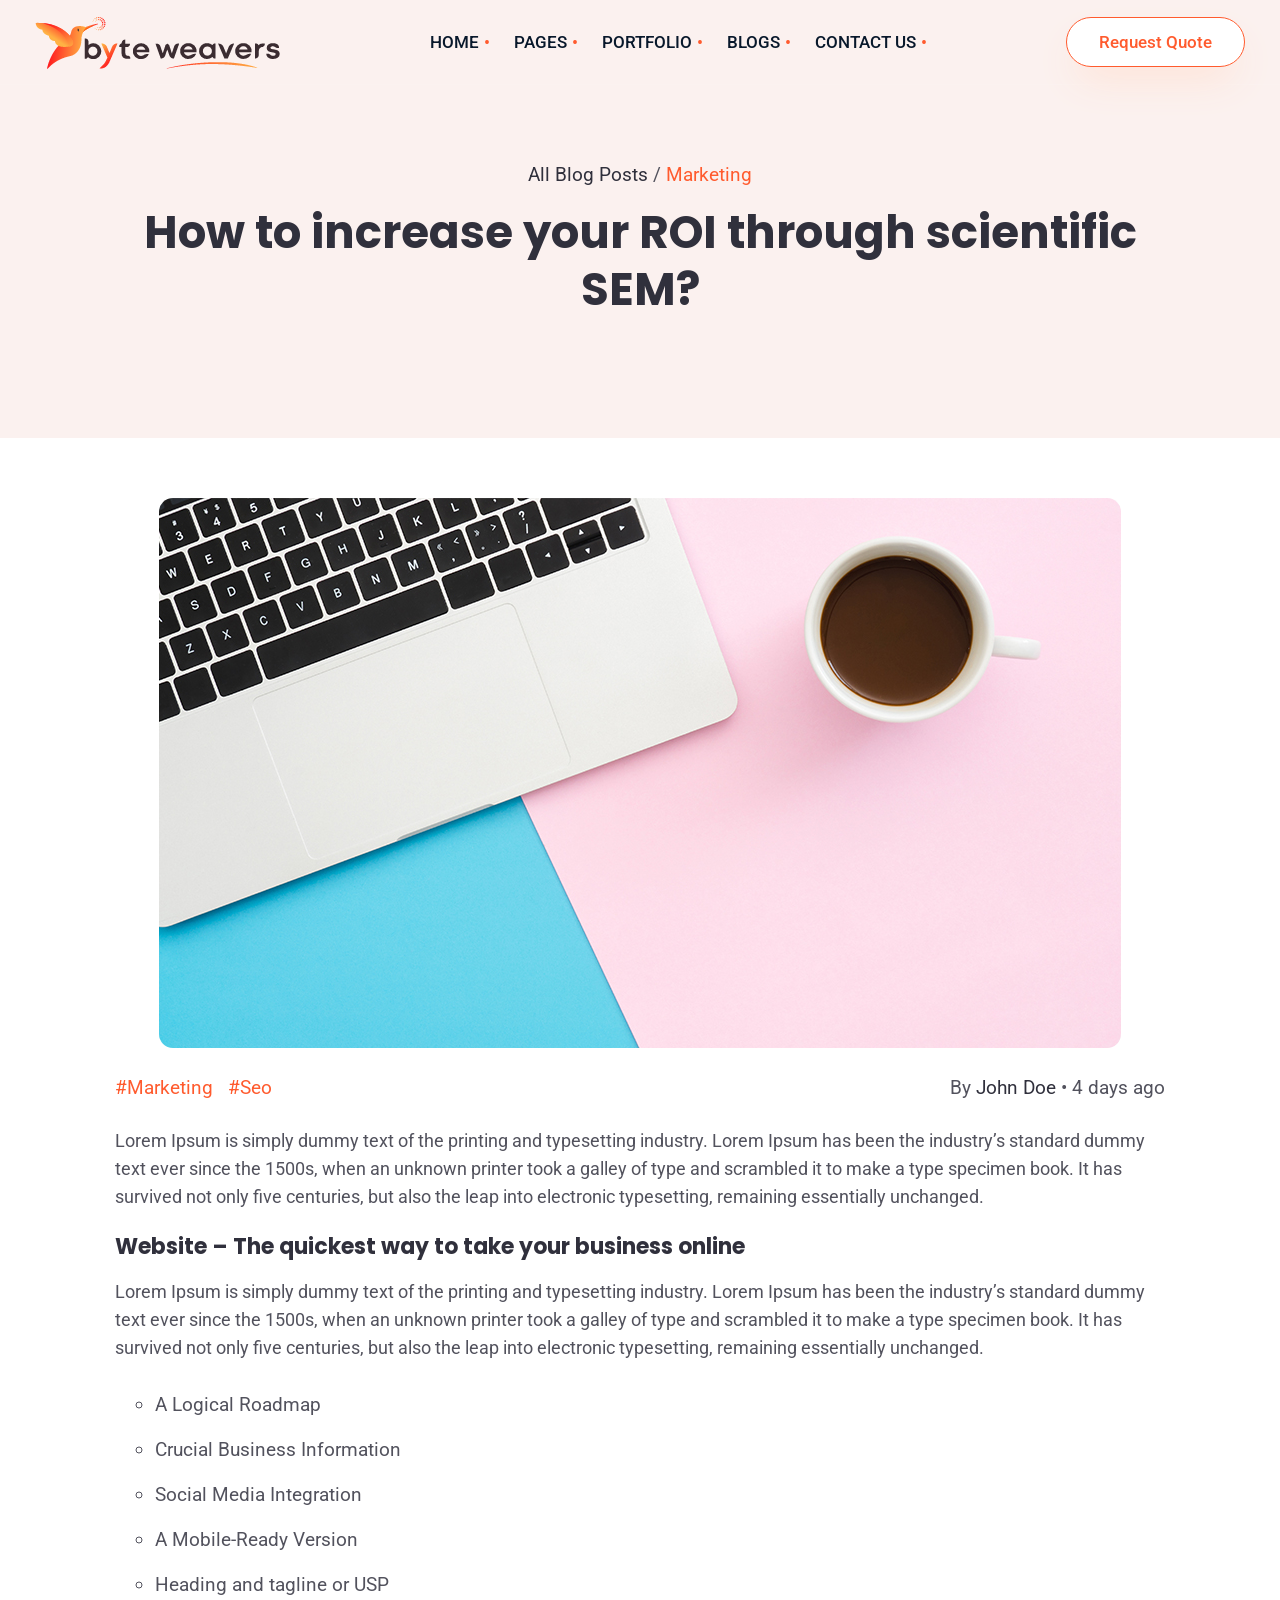
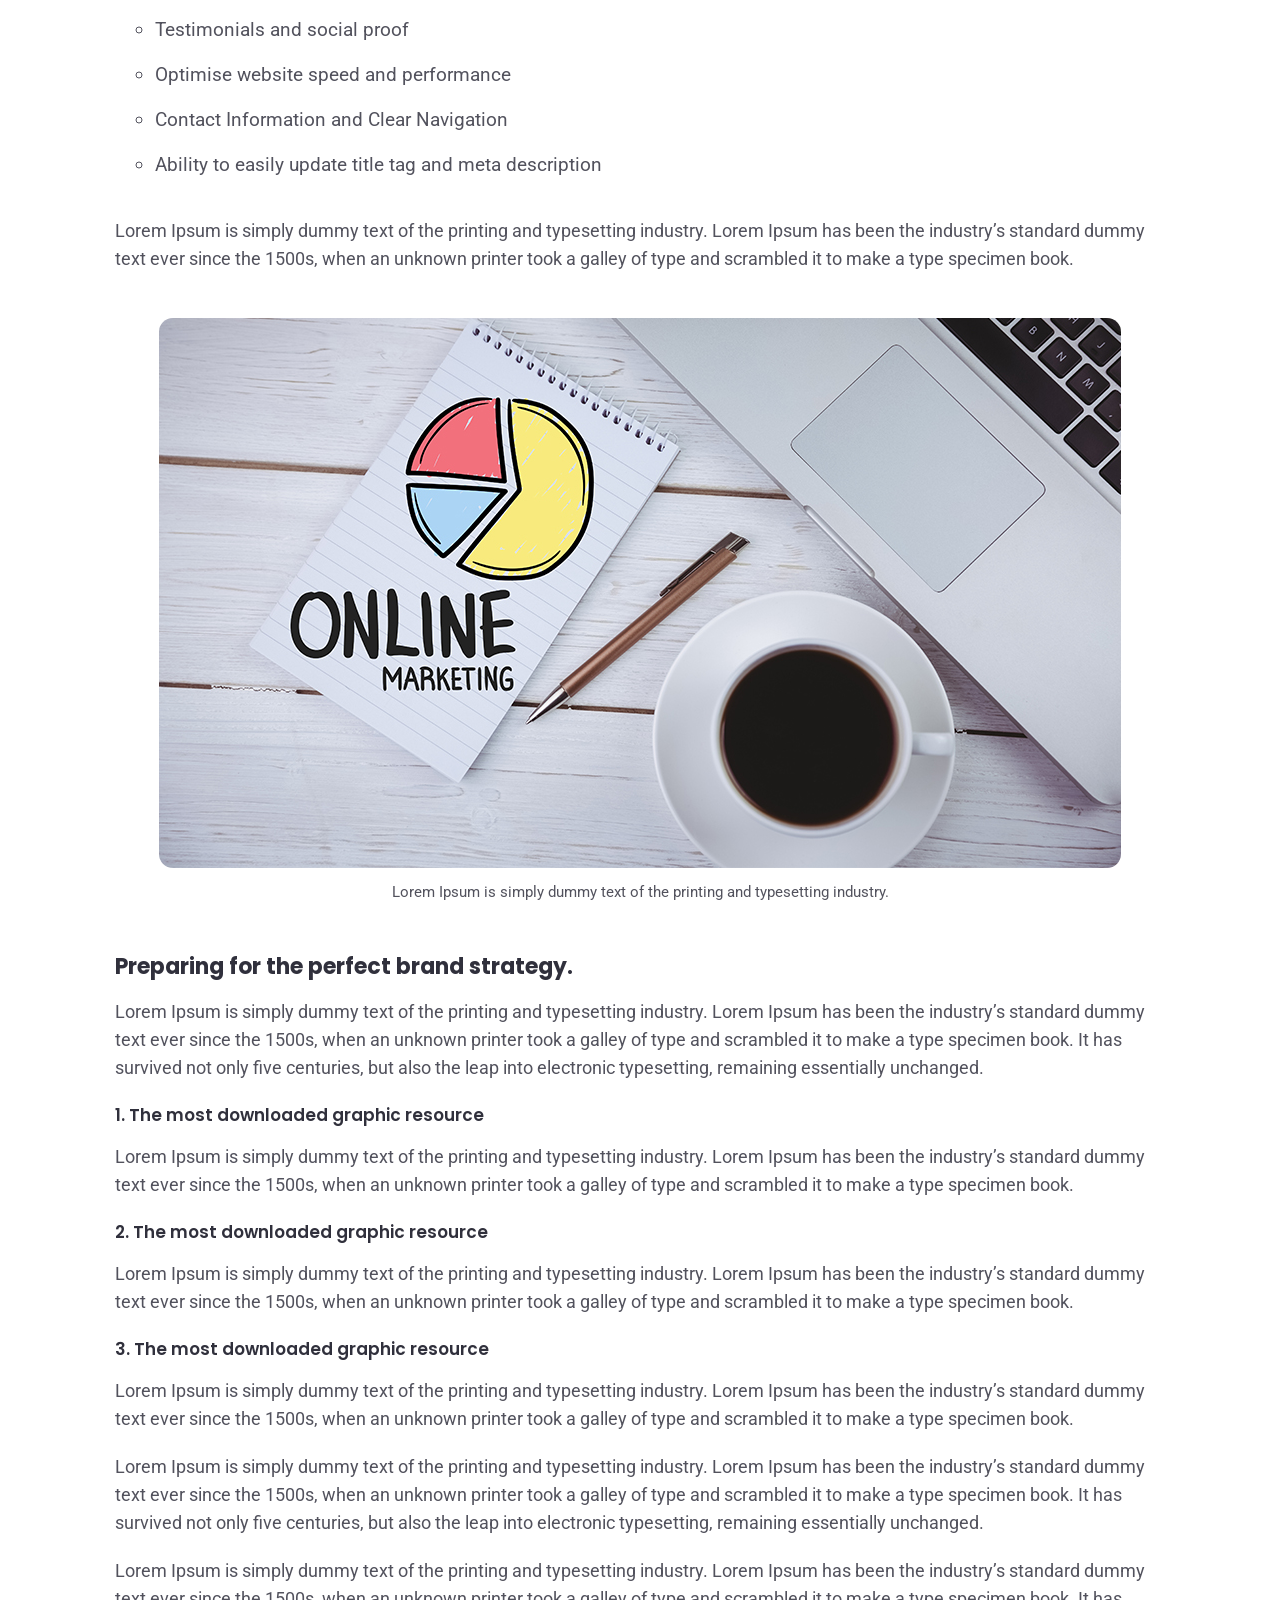
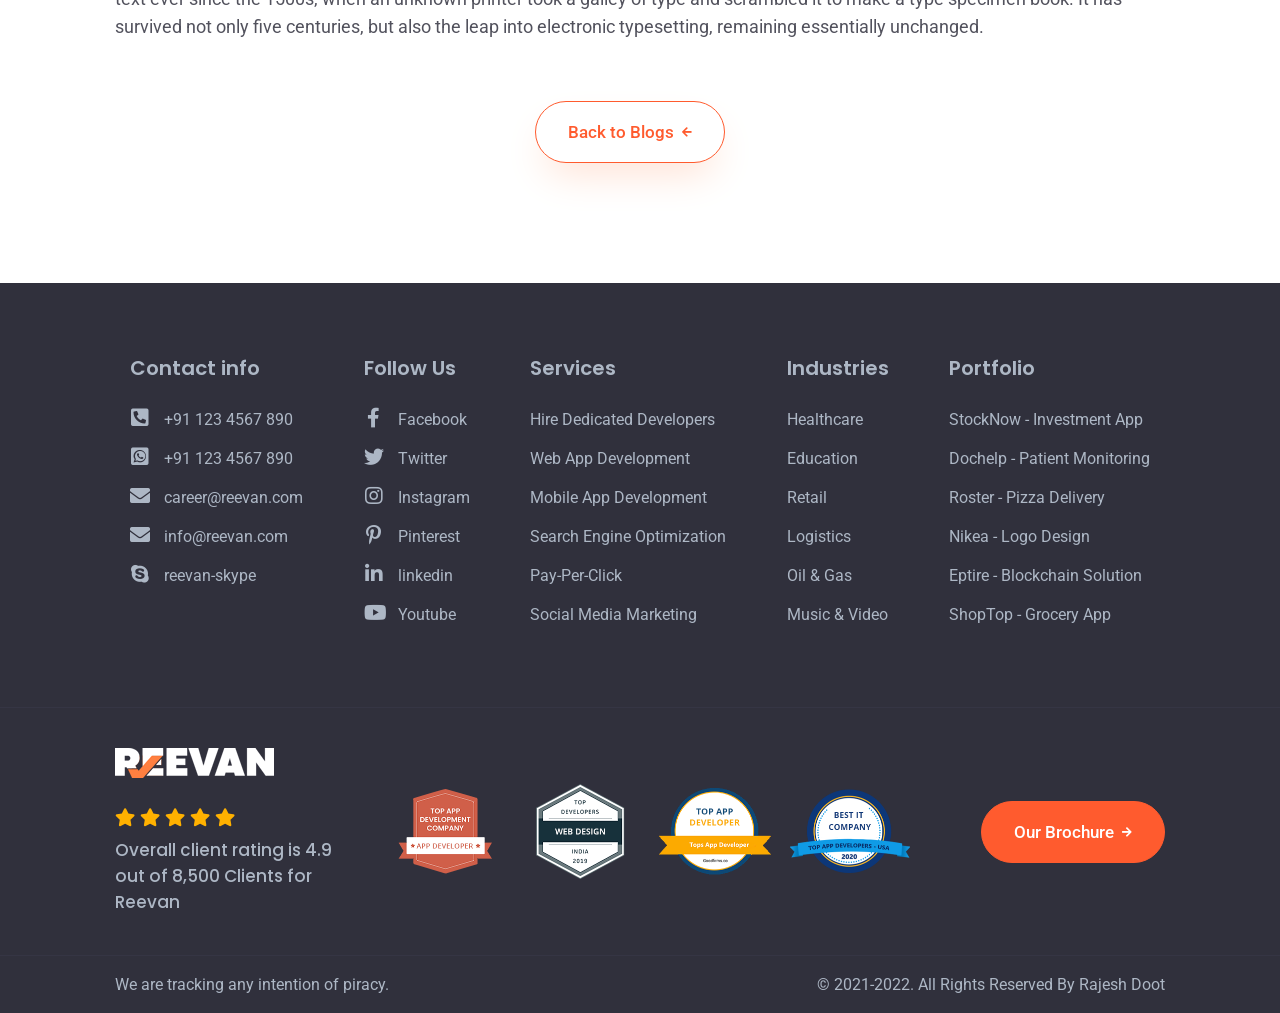
<file: blog-details.html>
<!DOCTYPE html>
<html lang="en" class="no-js">
<head>
	<meta charset="utf-8" />
	<title>Reevan Web Design &amp; Digital Marketing Agency HTML Template</title>
	<meta name="description" content="Creative Agency, Marketing Agency Template">
	<meta name="keywords" content="Creative Agency, Marketing Agency">
	<meta name="author" content="rajesh-doot">
	<meta name="viewport" content="width=device-width, initial-scale=1, shrink-to-fit=no">
	<meta http-equiv="X-UA-Compatible" content="IE=edge">
	<meta name="theme-color" content="#e8f1ff">
	<!--Website-favicon-->
	<link href="images/favicon.png" rel="icon">
	<!--Plugin-css-->
	<link href="css/bootstrap.min.css" rel="stylesheet">
	<link href="css/plugin.min.css" rel="stylesheet">
	<link href="css/all.min.css" rel="stylesheet">
	<link rel="preconnect" href="https://fonts.gstatic.com">
	<link rel="preconnect" href="https://fonts.gstatic.com">
	<link href="https://fonts.googleapis.com/css2?family=Poppins:wght@300;400;500;600;700;800;900&family=Roboto:wght@400;500;700&display=swap" rel="stylesheet">
	<!-- Template-style-->
	<link href="css/style.css" rel="stylesheet">
	<link href="css/responsive.css" rel="stylesheet">
</head>
<body>
	    <!--Start Preloader -->
		<div class="onloadpage" id="page-load">
			<div class="loader-div">
			  <div class="on-img"><img src="images/loader.gif" alt="Logo" class="img-fluid" /><span>Loading Please Wait...</span></div>
			</div>
		  </div>
		  <!--End Preloader -->
		  <!--Start Header-->
		  <header class="ree-header fixed-top">
			<div class="container-fluid m-p-l-r-0">
			  <div class="menu-header">
				<div class="menu-logo">
				  <div class="dskt-logo"><a class="nav-brand" href="./">	<img src="images/logo.png" alt="Logo" class="ree-logo" /> </a> </div>
				</div>
				<div class="ree-nav" role="navigation">
				  <ul class="nav-list">
					<li class="megamenu">
					  <a href="#" class="menu-links">Home</a>
					  <div class="menu-dropdown">
						<div class="menu-block-set">
						  <div class="container">
							<div class="menu-block-a">
							  <div class="mega-menu-blocks">
								<p class="mb10">Need a Website?</p>
								<h4>We Will Shape Your Brand With Our Digital Solutions</h4>
								<a href="get-quote.html" class="ree-btn ree-btn0 ree-btn-grdt2 mt30"> Request Quote <i class="fas fa-arrow-right fa-btn"></i></a>
							  </div>
							  <div class="mega-menu-blocks">
								<div class="menu-inner-block-a">
								  <div class="inner-blockss">
									<label class="menu-headings">Multi-Page Demo</label>
									<ul class="menu-li-link">
									  <li><a href="app-development.html">App Development</a></li>
									  <li><a href="creative-agency.html">Creative Agency</a></li>
									  <li><a href="digital-agency.html">Digital Agency</a></li>
									  <li><a href="graphic-design.html">Graphic Design</a></li>
									  <li><a href="lead-generation.html">Lead Generation</a></li>
									  <li><a href="personal-portfolio.html">Personal Portfolio</a></li>
									  <li><a href="web-design.html">Web Design</a></li>
									</ul>
								  </div>
								  <div class="inner-blockss">
									<label class="menu-headings">One-Page Demo</label>
									<ul class="menu-li-link">
									  <li><a href="app-development-onepage.html">App Development</a></li>
									  <li><a href="creative-agency-onepage.html">Creative Agency</a></li>
									  <li><a href="digital-agency-onepage.html">Digital Agency</a></li>
									  <li><a href="graphic-design-onepage.html">Graphic Design</a></li>
									  <li><a href="lead-generation-onepage.html">Lead Generation</a></li>
									  <li><a href="personal-portfolio-onepage.html">Personal Portfolio</a></li>
									  <li><a href="web-design-onepage.html">Web Design</a></li>
									</ul>
								  </div>
								  <div class="inner-blockss">
									<label class="menu-headings">Coming Soon Demo</label>
									<ul class="menu-li-link">
									  <li><a  href="#." class="dsbld">Corporate Business</a></li>
									  <li><a  href="#." class="dsbld">Product Landing Page</a></li>
									  <li><a  href="#." class="dsbld">Photography</a></li>
									  <li><a  href="#." class="dsbld">Domain & Hosting</a></li>
									  <li><a  href="#." class="dsbld">E-commerce</a></li>
									  <li><a  href="#." class="dsbld">Business Development</a></li>
									</ul>
								  </div>
								  <div class="inner-blockss">
									<label class="menu-headings">&nbsp;</label>
								  </div>
								</div>
							  </div>
							</div>
						  </div>
						</div>
						<div class="menu-extra-info">
						  <div class="container">
							<div class="menu-extra-info-inner">
							  <ul>
								<li>
								  <div class="menu-icon-ree">
									<div class="webiocon"> <i class="far fa-envelope"></i> </div>
								  </div>
								  <a href="mailto:reevan@abcd.com">reevan@abcd.com</a>
								</li>
								<li>
								  <div class="menu-icon-ree">
									<div class="webiocon"> <i class="fas fa-phone-alt"></i> </div>
								  </div>
								  <a href="tel:+91123456789">+91 123 456 7890</a>
								</li>
								<li>
								  <div class="menu-icon-ree">
									<div class="webiocon"> <i class="fab fa-whatsapp"></i> </div>
								  </div>
								  <a href="https://wa.me/+91123456789">+91 123 456 7890</a>
								</li>
								<li>
								  <div class="menu-icon-ree">
									<div class="webiocon"> <i class="fab fa-skype"></i> </div>
								  </div>
								  <a href="#">Reevan.Skype</a>
								</li>
								<li>
								  <div class="menu-icon-ree">
									<div class="webiocon"> <i class="fas fa-question"></i> </div>
								  </div>
								  <a href="#">Why Choose Us</a>
								</li>
							  </ul>
							</div>
						  </div>
						</div>
					  </div>
					</li>
					<li class="megamenu">
					  <a href="#" class="menu-links">Pages</a>
					  <div class="menu-dropdown">
						<div class="menu-block-set">
						  <div class="container">
							<div class="menu-block-a">
							  <div class="mega-menu-blocks">
								<h4>Creative, Premium & Scalable Solutions For App and Web Development</h4>
								<a href="get-quote.html" class="ree-btn ree-btn0 ree-btn-grdt2 mt30"> Request Quote <i class="fas fa-arrow-right fa-btn"></i></a>
							  </div>
							  <div class="mega-menu-blocks">
								<div class="menu-inner-block-a">
								  <div class="inner-blockss">
									<ul class="menu-li-link">
									  <li><a href="about.html">About Us</a></li>
									  <li><a href="about-2.html">About Us - 2</a></li>
									  <li><a href="career.html">Career</a></li>
									  <li><a href="career-2.html">Career - 2</a></li>
									  <li><a href="case-study.html">Case Study</a></li>
									</ul>
								  </div>
								  <div class="inner-blockss">
									<ul class="menu-li-link">
									  <li><a href="case-study-details.html">Case Study Details</a></li>
									  <li><a href="core-values.html">Our Core Value</a></li>
									  <li><a href="get-quote.html">Contact Us</a></li>
									  <li><a href="get-quote-2.html">Contact Us - 2</a></li>
									  <li><a href="our-team.html">Our Team</a></li>
									</ul>
								  </div>
								  <div class="inner-blockss">
									<ul class="menu-li-link">
									  <li><a href="our-team-2.html">Our Team - 2</a></li>
									  <li><a href="pricing.html">Pricing</a></li>
									  <li><a href="pricing-2.html">Pricing - 2</a></li>
									  <li><a href="services.html">Service</a></li>
									  <li><a href="services-2.html">Service - 2</a></li>
									</ul>
								  </div>
								  <div class="inner-blockss">
									<ul class="menu-li-link">
									  <li><a href="service-details.html">Service Details</a></li>
									  <li><a href="service-details-2.html">Service Details - 2</a></li>
									  <li><a href="why-us.html">Why Choose Us</a></li>
									</ul>
								  </div>
								</div>
							  </div>
							</div>
						  </div>
						</div>
						<div class="menu-extra-info">
						  <div class="container">
							<div class="menu-extra-info-inner">
							  <ul>
								<li>
								  <div class="menu-icon-ree">
									<div class="webiocon"> <i class="far fa-envelope"></i> </div>
								  </div>
								  <a href="mailto:reevan@abcd.com">reevan@abcd.com</a>
								</li>
								<li>
								  <div class="menu-icon-ree">
									<div class="webiocon"> <i class="fas fa-phone-alt"></i> </div>
								  </div>
								  <a href="tel:+91123456789">+91 123 456 7890</a>
								</li>
								<li>
								  <div class="menu-icon-ree">
									<div class="webiocon"> <i class="fab fa-whatsapp"></i> </div>
								  </div>
								  <a href="https://wa.me/+91123456789">+91 123 456 7890</a>
								</li>
								<li>
								  <div class="menu-icon-ree">
									<div class="webiocon"> <i class="fab fa-skype"></i> </div>
								  </div>
								  <a href="#">Reevan.Skype</a>
								</li>
								<li>
								  <div class="menu-icon-ree">
									<div class="webiocon"> <i class="fas fa-question"></i> </div>
								  </div>
								  <a href="#">Why Choose Us</a>
								</li>
							  </ul>
							</div>
						  </div>
						</div>
					  </div>
					</li>
					<li class="megamenu mega-small">
					  <a href="#"  class="menu-links">Portfolio</a>
					  <div class="menu-dropdown">
						<div class="menu-block-set"> 
						  <a class="dropdown-item" href="portfolio-modern.html">Portfolio Modern</a>
						  <a class="dropdown-item" href="portfolio-2.html">Portfolio 3 Grid</a>
						  <a class="dropdown-item" href="portfolio-3.html">Portfolio 4 Grid</a>
						  <a class="dropdown-item" href="portfolio-details.html">Portfolio Details</a>							 
						  <a class="dropdown-item" href="portfolio-details-2.html">Portfolio Details - 2</a>						 
						</div>
					  </div>
					</li>
					<li class="megamenu mega-small">
					  <a href="#"  class="menu-links">Blogs</a>
					  <div class="menu-dropdown">
						<div class="menu-block-set"> 
						  <a class="dropdown-item" href="blog.html">Blog Page</a>
						  <a class="dropdown-item" href="blog-details.html">Blog Details</a>					 
						</div>
					  </div>
					</li>
					<li class="megamenu mega-small">
					  <a href="#"  class="menu-links">Contact Us</a>
					  <div class="menu-dropdown">
						<div class="menu-block-set"> 
						  <a class="dropdown-item" href="get-quote.html">Contact Us</a>
						  <a class="dropdown-item" href="get-quote-2.html">Contact Us - 2</a>			 
						</div>
					  </div>
					</li>
				  </ul>
				</div>
				<div class="ree-nav-cta">
				  <ul>
					<li><a href="get-quote.html" class="ree-btn ree-btn0 ree-btn-grdt2"> Request Quote</a> </li>
				  </ul>
				</div>
				<div class="mobile-menu2">
				  <ul class="mob-nav2">
					<li><a href="get-quote.html" class="ree-btn2 ree-btn-grdt1"><i class="fas fa-envelope-open-text"></i></a></li>
					<li class="navm-"><a class="toggle" href="#"> <span></span> </a> </li>
				  </ul>
				</div>
				<!-- mobile Nav -->
				<nav id="main-nav">
				  <ul>
					<li>
					  <a href="#">Home</a>
					  <ul>
						<li><a href="#">Multi-Page Demo</a>
						  <ul>
							<li><a href="app-development.html">App Development</a></li>
							<li><a href="creative-agency.html">Creative Agency</a></li>
							<li><a href="digital-agency.html">Digital Agency</a></li>
							<li><a href="graphic-design.html">Graphic Design</a></li>
							<li><a href="lead-generation.html">Lead Generation</a></li>
							<li><a href="personal-portfolio.html">Personal Portfolio</a></li>
							<li><a href="web-design.html">Web Design</a></li>
						  </ul>
						</li>
						<li><a href="#">One-Page Demo</a>
						  <ul>
							<li><a href="app-development-onepage.html">App Development</a></li>
							<li><a href="creative-agency-onepage.html">Creative Agency</a></li>
							<li><a href="digital-agency-onepage.html">Digital Agency</a></li>
							<li><a href="graphic-design-onepage.html">Graphic Design</a></li>
							<li><a href="lead-generation-onepage.html">Lead Generation</a></li>
							<li><a href="personal-portfolio-onepage.html">Personal Portfolio</a></li>
							<li><a href="web-design-onepage.html">Web Design</a></li>
						  </ul>
						</li>
					  </ul>
					</li>              
					<li><a href="#">Pages</a>
					  <ul>
						<li><a href="about.html">About Us</a></li>
						<li><a href="about-2.html">About Us - 2</a></li>
						<li><a href="career.html">Career</a></li>
						<li><a href="career-2.html">Career - 2</a></li>
						<li><a href="case-study.html">Case Study</a></li>
						<li><a href="case-study-details.html">Case Study Details</a></li>
						<li><a href="core-values.html">Our Core Value</a></li>
						<li><a href="get-quote.html">Contact Us</a></li>
						<li><a href="get-quote-2.html">Contact Us - 2</a></li>
						<li><a href="our-team.html">Our Team</a></li>
						<li><a href="our-team-2.html">Our Team - 2</a></li>
						<li><a href="pricing.html">Pricing</a></li>
						<li><a href="pricing-2.html">Pricing - 2</a></li>
						<li><a href="services.html">Service</a></li>
						<li><a href="services-2.html">Service - 2</a></li>
						<li><a href="service-details.html">Service Details</a></li>
						<li><a href="service-details-2.html">Service Details - 2</a></li>
						<li><a href="why-us.html">Why Choose Us</a></li>
					  </ul>
					</li>
					<li><a href="#">Portfolio</a>
					  <ul>
						<li><a href="portfolio-modern.html">Portfolio Modern</a></li>
						<li><a href="portfolio-2.html">Portfolio 3 Grid</a></li>
						<li><a href="portfolio-3.html">Portfolio 4 Grid</a></li>
						<li>><a href="portfolio-details.html">Portfolio Details</a></li>
						<li><a href="portfolio-details-2.html">Portfolio Details - 2</a></li>
						<li><a href="portfolio-details.html">Portfolio Details</a></li>
					  </ul>
					</li>
					<li><a href="#">Blogs</a>
					  <ul>
						<li>  <a href="blog.html">Blog Page</a></li>
						<li>  <a href="blog-details.html">Blog Details</a></li>
					  </ul>
					</li>
					<li><a href="#">Contact Page</a>
					  <ul>
						  <li><a href="get-quote.html">Contact Us</a></li>
						  <li><a href="get-quote-2.html">Contact Us - 2</a></li>
					  </ul>
					</li>             
				  </ul>
				  <ul class="bottom-nav">
					<li class="ree-hc">
					  <a href="tel:123567890" rel="noreferrer" target="_blank">
						<svg version="1.1"  xmlns="http://www.w3.org/2000/svg" xmlns:xlink="http://www.w3.org/1999/xlink" x="0px" y="0px" viewBox="0 0 25.625 25.625" style="enable-background:new 0 0 25.625 25.625;" xml:space="preserve">
						  <g>
							<path d="M22.079,17.835c-1.548-1.324-3.119-2.126-4.648-0.804l-0.913,0.799 c-0.668,0.58-1.91,3.29-6.712-2.234C5.005,10.079,7.862,9.22,8.531,8.645l0.918-0.8c1.521-1.325,0.947-2.993-0.15-4.71l-0.662-1.04  C7.535,0.382,6.335-0.743,4.81,0.58L3.986,1.3C3.312,1.791,1.428,3.387,0.971,6.419c-0.55,3.638,1.185,7.804,5.16,12.375
							  c3.97,4.573,7.857,6.87,11.539,6.83c3.06-0.033,4.908-1.675,5.486-2.272l0.827-0.721c1.521-1.322,0.576-2.668-0.973-3.995 L22.079,17.835z" />
						  </g>
						</svg>
					  </a>
					</li>
					<li class="ree-hc">
					  <a href="mailto:abc@example.com" target="_blank">
						<svg xmlns="http://www.w3.org/2000/svg" width="24" height="24" viewBox="0 0 24 24">
						  <path d="M20 4H4c-1.1 0-1.99.9-1.99 2L2 18c0 1.1.9 2 2 2h16c1.1 0 2-.9 2-2V6c0-1.1-.9-2-2-2zm0 4l-8 5-8-5V6l8 5 8-5v2z" />
						  <path d="M0 0h24v24H0z" fill="none" />
						</svg>
					  </a>
					</li>
					<li class="ree-hc">
					  <a href="skype:reevan.company" rel="noreferrer" target="_blank">
						<svg xmlns="http://www.w3.org/2000/svg" viewBox="0 0 448 512">
						  <path d="M424.7 299.8c2.9-14 4.7-28.9 4.7-43.8 0-113.5-91.9-205.3-205.3-205.3-14.9 0-29.7 1.7-43.8 4.7C161.3 40.7 137.7 32 112 32 50.2 32 0 82.2 0 144c0 25.7 8.7 49.3 23.3 68.2-2.9 14-4.7 28.9-4.7 43.8 0 113.5 91.9 205.3 205.3 205.3 14.9 0 29.7-1.7 43.8-4.7 19 14.6 42.6 23.3 68.2 23.3 61.8 0 112-50.2 112-112 .1-25.6-8.6-49.2-23.2-68.1zm-194.6 91.5c-65.6 0-120.5-29.2-120.5-65 0-16 9-30.6 29.5-30.6 31.2 0 34.1 44.9 88.1 44.9 25.7 0 42.3-11.4 42.3-26.3 0-18.7-16-21.6-42-28-62.5-15.4-117.8-22-117.8-87.2 0-59.2 58.6-81.1 109.1-81.1 55.1 0 110.8 21.9 110.8 55.4 0 16.9-11.4 31.8-30.3 31.8-28.3 0-29.2-33.5-75-33.5-25.7 0-42 7-42 22.5 0 19.8 20.8 21.8 69.1 33 41.4 9.3 90.7 26.8 90.7 77.6 0 59.1-57.1 86.5-112 86.5z" />
						</svg>
					  </a>
					</li>
					<li class="ree-hc">
					  <a href="wa.me/+91123456789" rel="noreferrer" target="_blank">
						<svg version="1.1"  xmlns="http://www.w3.org/2000/svg" xmlns:xlink="http://www.w3.org/1999/xlink" x="0px" y="0px" viewBox="0 0 512 512"	style="enable-background:new 0 0 512 512;" xml:space="preserve">
						  <g>
							<path d="M256.064,0h-0.128C114.784,0,0,114.816,0,256c0,56,18.048,107.904,48.736,150.048l-31.904,95.104l98.4-31.456 C155.712,496.512,204,512,256.064,512C397.216,512,512,397.152,512,256S397.216,0,256.064,0z M405.024,361.504 c-6.176,17.44-30.688,31.904-50.24,36.128c-13.376,2.848-30.848,5.12-89.664-19.264C189.888,347.2,141.44,270.752,137.664,265.792
							  c-3.616-4.96-30.4-40.48-30.4-77.216s18.656-54.624,26.176-62.304c6.176-6.304,16.384-9.184,26.176-9.184 c3.168,0,6.016,0.16,8.576,0.288c7.52,0.32,11.296,0.768,16.256,12.64c6.176,14.88,21.216,51.616,23.008,55.392 c1.824,3.776,3.648,8.896,1.088,13.856c-2.4,5.12-4.512,7.392-8.288,11.744c-3.776,4.352-7.36,7.68-11.136,12.352 c-3.456,4.064-7.36,8.416-3.008,15.936c4.352,7.36,19.392,31.904,41.536,51.616c28.576,25.44,51.744,33.568,60.032,37.024 c6.176,2.56,13.536,1.952,18.048-2.848c5.728-6.176,12.8-16.416,20-26.496c5.12-7.232,11.584-8.128,18.368-5.568 c6.912,2.4,43.488,20.48,51.008,24.224c7.52,3.776,12.48,5.568,14.304,8.736C411.2,329.152,411.2,344.032,405.024,361.504z"/>
						  </g>
						</svg>
					  </a>
					</li>
				  </ul>
				</nav>
			  </div>
			</div>
		  </header>
		  <!-- Header End -->

		<!--blog details-->
		<div class="r-bg-a pt85 pb120">		
			<div class="container w-992">
				<div class="row pt80">
					<div class="col-lg-12">
						<div class="page-headings text-center">
							<ul class="breadcrus mb20">
								<li class="bread-non"><a href="blog.html">All Blog Posts</a></li>
								<li>&nbsp;/&nbsp;</li>
								<li class="bread-active"><a href="#">Marketing</a></li>
							</ul>
							<h1>How to increase your ROI through scientific SEM?</h1>
						</div>
					
					</div>
				</div>
				</div>
				</div>

			<div class="r-bg-x pb120">		
			 <div class="container w-992">
				<div class="blog-details">
					<div class="row">
						<div class="col-lg-12">
							<div class="sol-img mt60"><img src="images/blogs/blog-details-1.jpg" alt="blog" class="img-fluid"> </div>
							<div class="ree-blog-details">
								<div class="info-bar">
									<div class="info-b-left"> <a href="#">#Marketing</a> <a href="#">#Seo</a>  </div>
									<div class="info-b-right">By <a href="#">John Doe</a> • <span>4 days ago</span> </div>
								</div>
								
								<p>Lorem Ipsum is simply dummy text of the printing and typesetting industry. Lorem Ipsum has been the industry’s standard dummy text ever since the 1500s, when an unknown printer took a galley of type and scrambled it to make a type specimen book. It has survived not only five centuries, but also the leap into electronic typesetting, remaining essentially unchanged.</p>
								
								<h4>Website – The quickest way to take your business online</h4>
								
								<p>Lorem Ipsum is simply dummy text of the printing and typesetting industry. Lorem Ipsum has been the industry’s standard dummy text ever since the 1500s, when an unknown printer took a galley of type and scrambled it to make a type specimen book. It has survived not only five centuries, but also the leap into electronic typesetting, remaining essentially unchanged.</p>
								
								<ul class="ul-list mb30">
									<li>A Logical Roadmap</li>
									<li>Crucial Business Information</li>
									<li>Social Media Integration</li>
									<li>A Mobile-Ready Version</li>
									<li>Heading and tagline or USP</li>
									<li>Testimonials and social proof</li>
									<li>Optimise website speed and performance</li>
									<li>Contact Information and Clear Navigation</li>
									<li>Ability to easily update title tag and meta description</li>
								</ul>

								<p>Lorem Ipsum is simply dummy text of the printing and typesetting industry. Lorem Ipsum has been the industry’s standard dummy text ever since the 1500s, when an unknown printer took a galley of type and scrambled it to make a type specimen book.</p>
								
								<div class="sol-img mt45 mb10"> <img src="images/blogs/blog-details-2.jpg" alt="blog" class="img-fluid"> </div>

								<p class="small text-center pb25"> Lorem Ipsum is simply dummy text of the printing and typesetting industry.</p>


								<h4>Preparing for the perfect brand strategy.</h4>

								<p>Lorem Ipsum is simply dummy text of the printing and typesetting industry. Lorem Ipsum has been the industry’s standard dummy text ever since the 1500s, when an unknown printer took a galley of type and scrambled it to make a type specimen book. It has survived not only five centuries, but also the leap into electronic typesetting, remaining essentially unchanged.</p>

								<h6>1.  The most downloaded graphic resource</h6>

								<p>Lorem Ipsum is simply dummy text of the printing and typesetting industry. Lorem Ipsum has been the industry’s standard dummy text ever since the 1500s, when an unknown printer took a galley of type and scrambled it to make a type specimen book.</p>

								<h6>2.  The most downloaded graphic resource</h6>

								<p>Lorem Ipsum is simply dummy text of the printing and typesetting industry. Lorem Ipsum has been the industry’s standard dummy text ever since the 1500s, when an unknown printer took a galley of type and scrambled it to make a type specimen book.</p>

								<h6>3.  The most downloaded graphic resource</h6>

								<p>Lorem Ipsum is simply dummy text of the printing and typesetting industry. Lorem Ipsum has been the industry’s standard dummy text ever since the 1500s, when an unknown printer took a galley of type and scrambled it to make a type specimen book.</p>


								<p>Lorem Ipsum is simply dummy text of the printing and typesetting industry. Lorem Ipsum has been the industry’s standard dummy text ever since the 1500s, when an unknown printer took a galley of type and scrambled it to make a type specimen book. It has survived not only five centuries, but also the leap into electronic typesetting, remaining essentially unchanged.</p>


								<p>Lorem Ipsum is simply dummy text of the printing and typesetting industry. Lorem Ipsum has been the industry’s standard dummy text ever since the 1500s, when an unknown printer took a galley of type and scrambled it to make a type specimen book. It has survived not only five centuries, but also the leap into electronic typesetting, remaining essentially unchanged.</p>
								
							</div>

							<div class="center-btn"> <a href="blog.html" class="ree-btn  ree-btn-grdt2 mr20">Back to Blogs <i class="fas fa-arrow-left fa-btn"></i></a> </div>

						</div>
					</div>
					</div>
					</div>
				</div>
				<!--blog details end-->

			
			
	<!--start footer -->
	<footer class="footer-a">		
		<div class="footer-fist-row pt40">
			<div class="container">
				<div class="footer-rowset">
					<div class="col footer-head">
						<h5>Contact info</h5>
						<ul class="footer-links-list social-linkz">
							<li><a href="tel:+911234567890"><span><i class="fas fa-phone-square-alt"></i></span> +91 123 4567 890 </a></li>
							<li><a href="tel:+911234567890"><span><i class="fab fa-whatsapp-square"></i></span> +91 123 4567 890</a></li>
							<li><a href="mailto:career@reevan.com"><span><i class="fas fa-envelope"></i></span> career@reevan.com</a></li>
							<li><a href="mailto:career@reevan.com"><span><i class="fas fa-envelope"></i></span> info@reevan.com</a></li>
							<li><a href="skype:reevan.company"><span><i class="fab fa-skype"></i></span> reevan-skype</a></li>
						</ul>
					</div>
					<div class="col footer-head">
						<h5>Follow Us</h5>
						<ul class="footer-links-list social-linkz">
							<li><a href="javascript:void(0)"><span><i class="fab fa-facebook-f"></i></span> Facebook</a>	</li>
							<li><a href="javascript:void(0)"><span><i class="fab fa-twitter"></i></span> Twitter </a>	</li>
							<li><a href="javascript:void(0)"><span><i class="fab fa-instagram"></i></span> Instagram</a> </li>
							<li><a href="javascript:void(0)"><span><i class="fab fa-pinterest-p"></i></span> Pinterest</a></li>
							<li><a href="javascript:void(0)"><span><i class="fab fa-linkedin-in"></i></span> linkedin</a></li>
							<li><a href="javascript:void(0)"><span><i class="fab fa-youtube"></i></span> Youtube</a> </li>
						</ul>
					</div>
					<div class="col footer-head">
						<h5>Services</h5>
						<ul class="footer-links-list">
							<li><a href="javascript:void(0)">Hire Dedicated Developers</a></li>
							<li><a href="javascript:void(0)">Web App Development</a></li>
							<li><a href="javascript:void(0)">Mobile App Development</a></li>
							<li><a href="javascript:void(0)">Search Engine Optimization</a></li>
							<li><a href="javascript:void(0)">Pay-Per-Click</a></li>
							<li><a href="javascript:void(0)">Social Media Marketing</a></li>
						</ul>
					</div>
					<div class="col footer-head">
						<h5>Industries</h5>
						<ul class="footer-links-list">
							<li><a href="javascript:void(0)">Healthcare</a></li>
							<li><a href="javascript:void(0)">Education</a></li>
							<li><a href="javascript:void(0)">Retail</a></li>
							<li><a href="javascript:void(0)">Logistics</a></li>
							<li><a href="javascript:void(0)">Oil & Gas</a></li>
							<li><a href="javascript:void(0)">Music & Video</a></li>
						</ul>
					</div>
					<div class="col footer-head">
						<h5>Portfolio</h5>
						<ul class="footer-links-list">
							<li><a href="javascript:void(0)">StockNow - Investment App</a></li>
							<li><a href="javascript:void(0)">Dochelp - Patient Monitoring</a></li>
							<li><a href="javascript:void(0)">Roster - Pizza Delivery</a></li>
							<li><a href="javascript:void(0)">Nikea - Logo Design</a></li>
							<li><a href="javascript:void(0)">Eptire - Blockchain Solution</a></li>
							<li><a href="javascript:void(0)">ShopTop - Grocery App</a></li>
						</ul>
					</div>
				</div>
			</div>
			<div class="footer-abt mt70 pt40 pb40">
				<div class="container">
					<div class="row">
						<div class="col-lg-3 vcenter">
							<div class="footer-ree-lg">
								<div class="footer-logo">
									<a href="#"> <img src="images/footer-logo.png" alt="reeven" class="img"> </a>
								</div>
								<div class="star-rating-review mt30">
									<span class="fa fa-star checked"></span>
									<span class="fa fa-star checked"></span>
									<span class="fa fa-star checked"></span>
									<span class="fa fa-star checked"></span>
									<span class="fa fa-star checked"></span>
								</div>
								<h6 class="mt10">Overall client rating is 4.9 out of 8,500 Clients for Reevan</h6>
							</div>
						</div>
						<div class="col-lg-6 vcenter">
							<div class="ref-logo">
								<a href="#"> <img src="images/brand-logo/app-futura.png" alt="Logo"> </a>
								<a href="#"> <img src="images/brand-logo/clutch.png" alt="Logo"> </a>
								<a href="#"> <img src="images/brand-logo/goodfirm.png" alt="Logo"> </a>
								<a href="#"> <img src="images/brand-logo/itfirm.png" alt="Logo"> </a>
							</div>
						</div>
						<div class="col-lg-3 vcenter ft-btn">
							<a href="#" class="ree-btn  ree-btn-grdt1 mw-80 no-shadows">Our Brochure <i class="fas fa-arrow-right fa-btn"></i></a>
						</div>
					</div>
				</div>
			</div>
			<div class="container ft-cpy">
				<div class="row">
					<div class="col-lg-5">
						<div class="ft-copyright">
							<p>We are tracking any intention of piracy.</p>
						</div>
					</div>

					<div class="col-lg-7">
						<div class="ft-copyright ft-r">
							<p>© 2021-2022. All Rights Reserved By <a href="https://themeforest.net/user/rajesh-doot/portfolio" target="blank">Rajesh Doot</a></p>
						</div>
					</div>
				</div>
			</div>
		</div>
	</footer>
	<!-- end footer -->

	<!--All js files-->
	<script src="js/modernizr-3.5.0.min.js"></script>
	<script src="js/jquery-3.6.0.min.js"></script>
	<script src="js/bootstrap.bundle.min.js"></script>
	<script src="js/app.bundle.js"></script>
	<!--Common reevan script file-->
	<script src="js/main.js"></script>
</body>
</html>
</file>
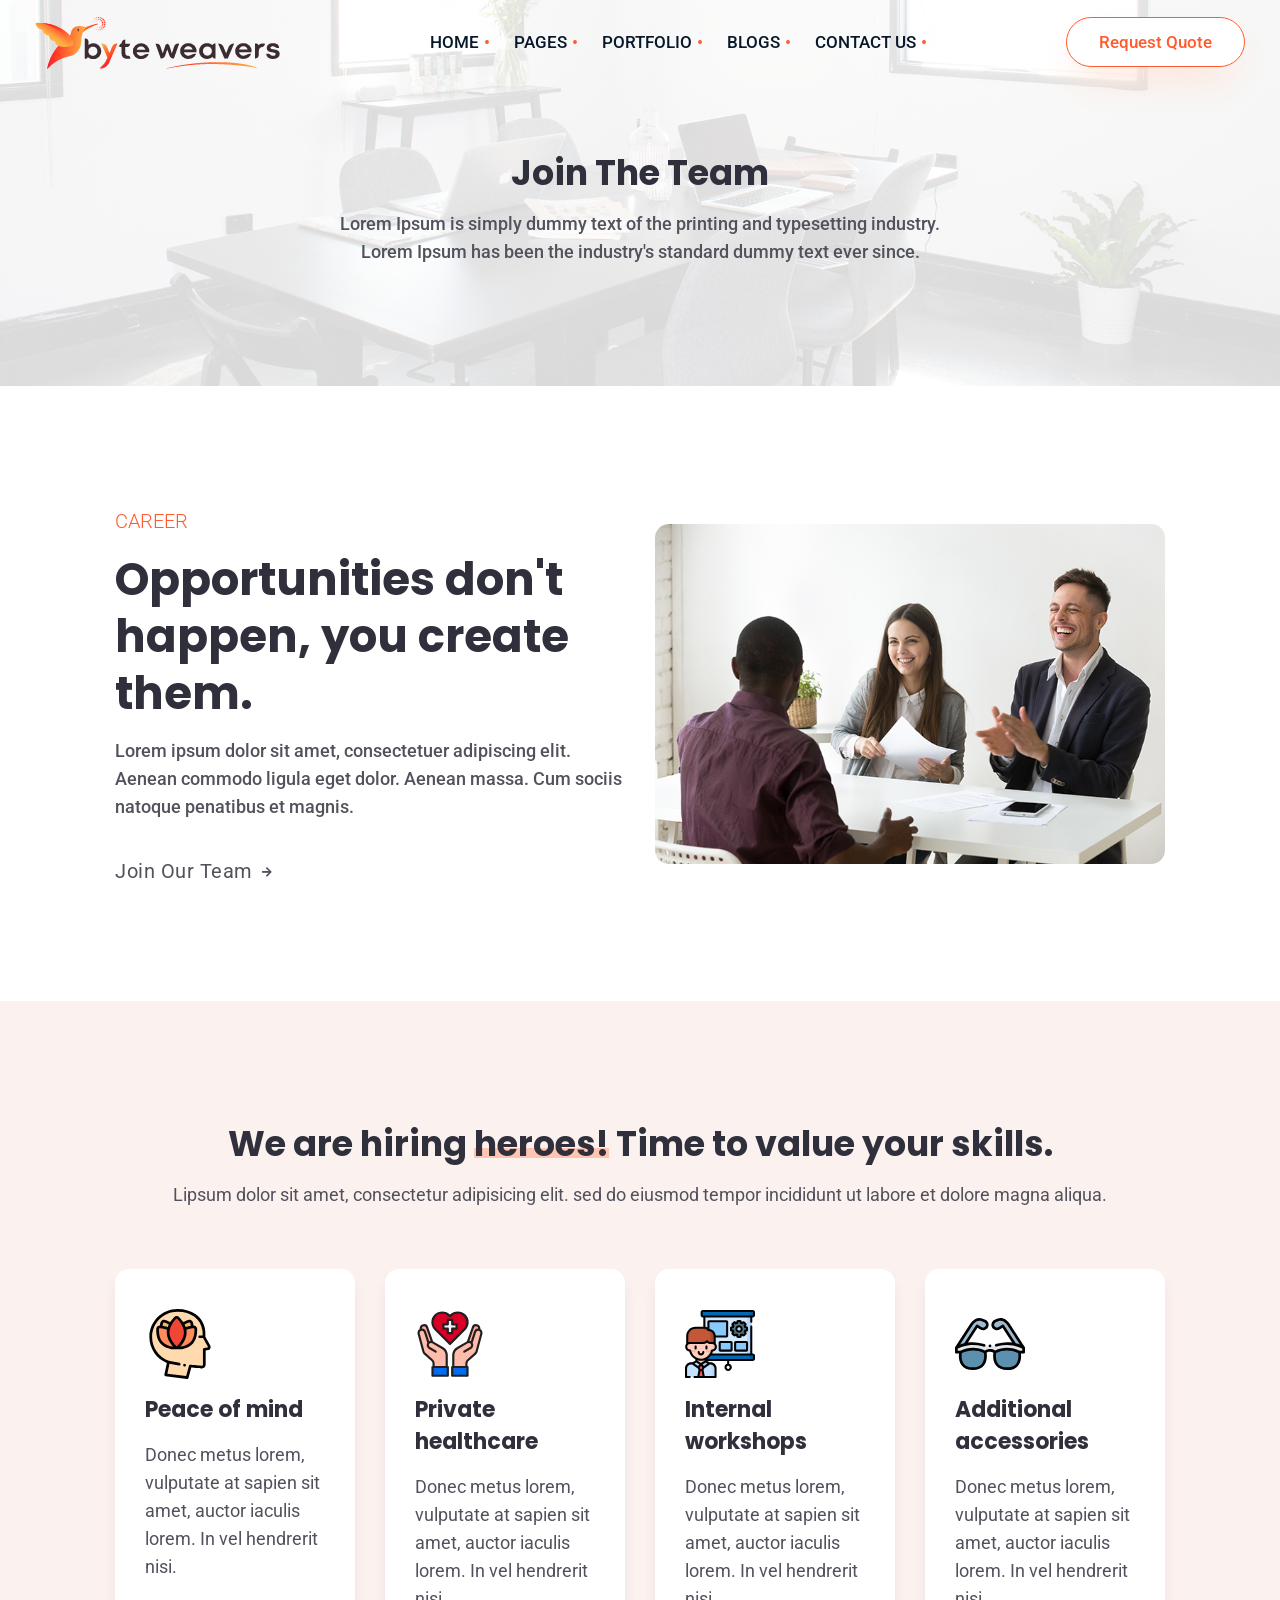
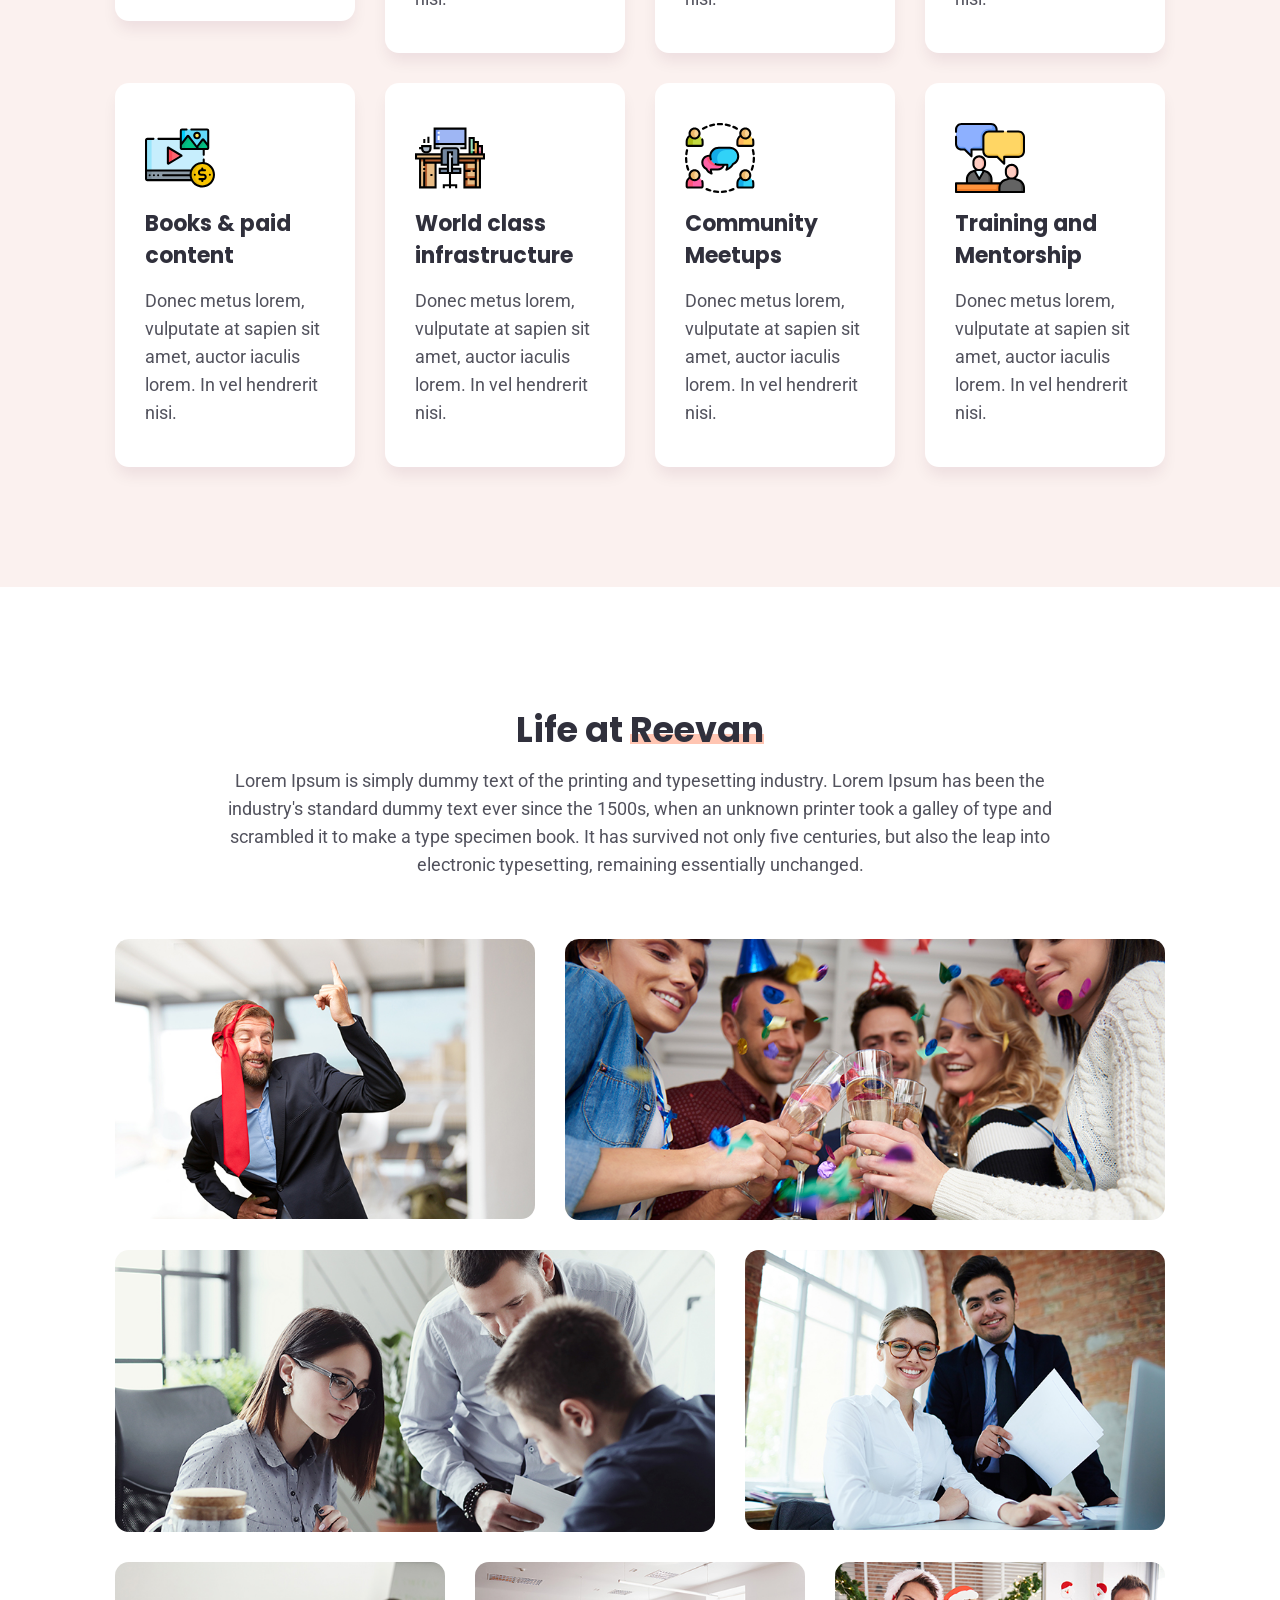
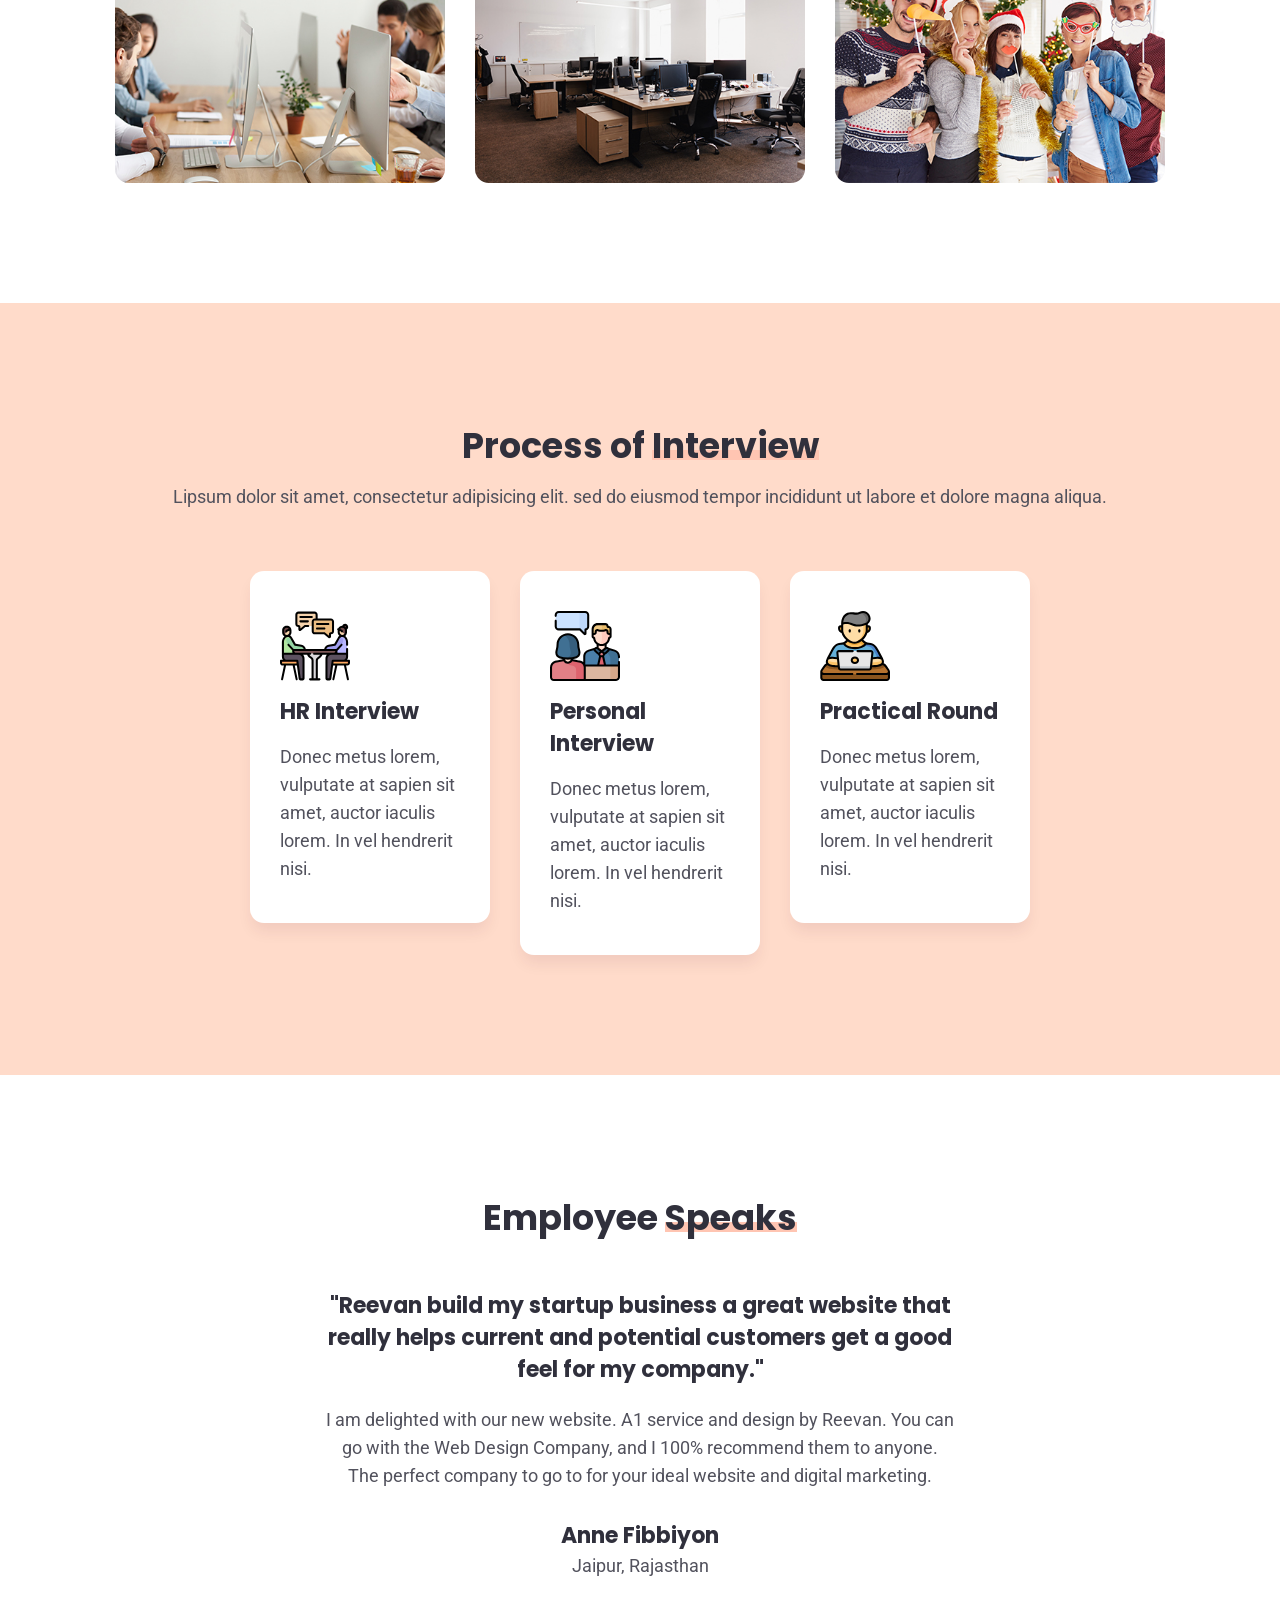
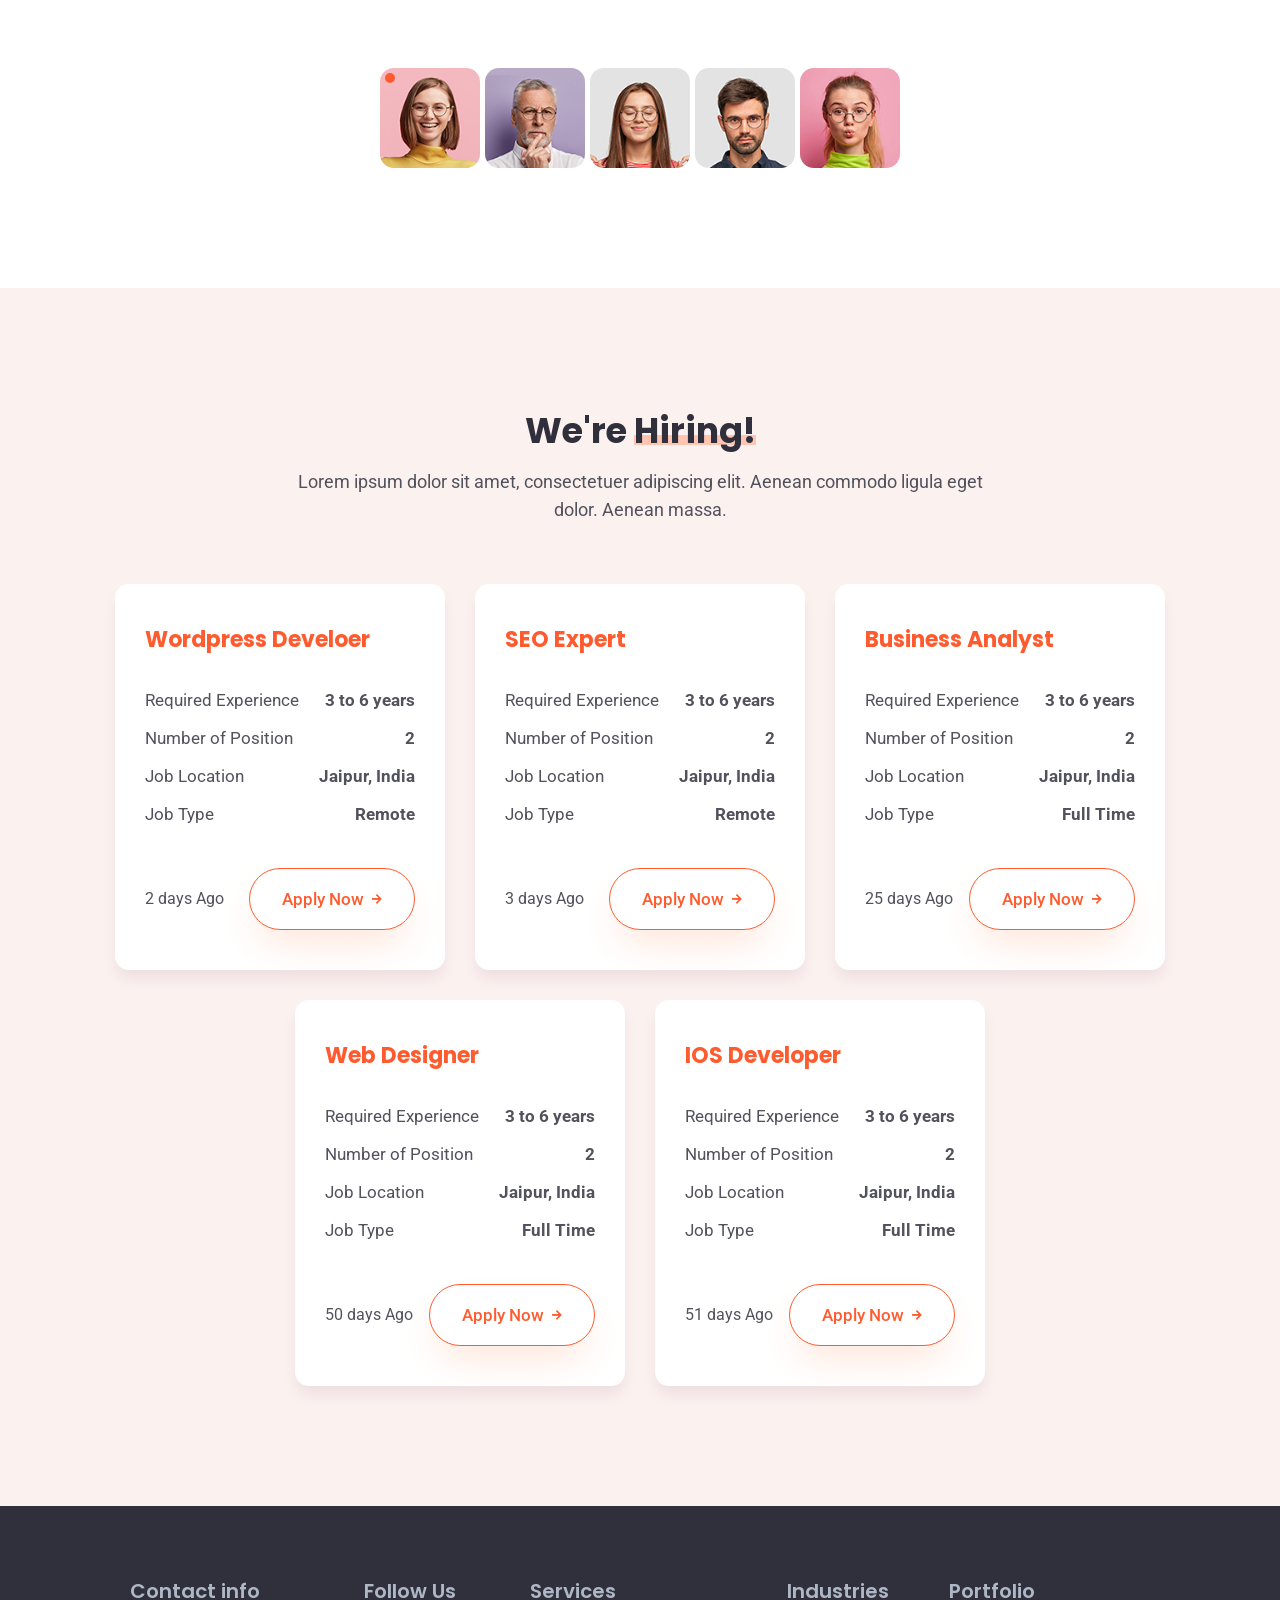
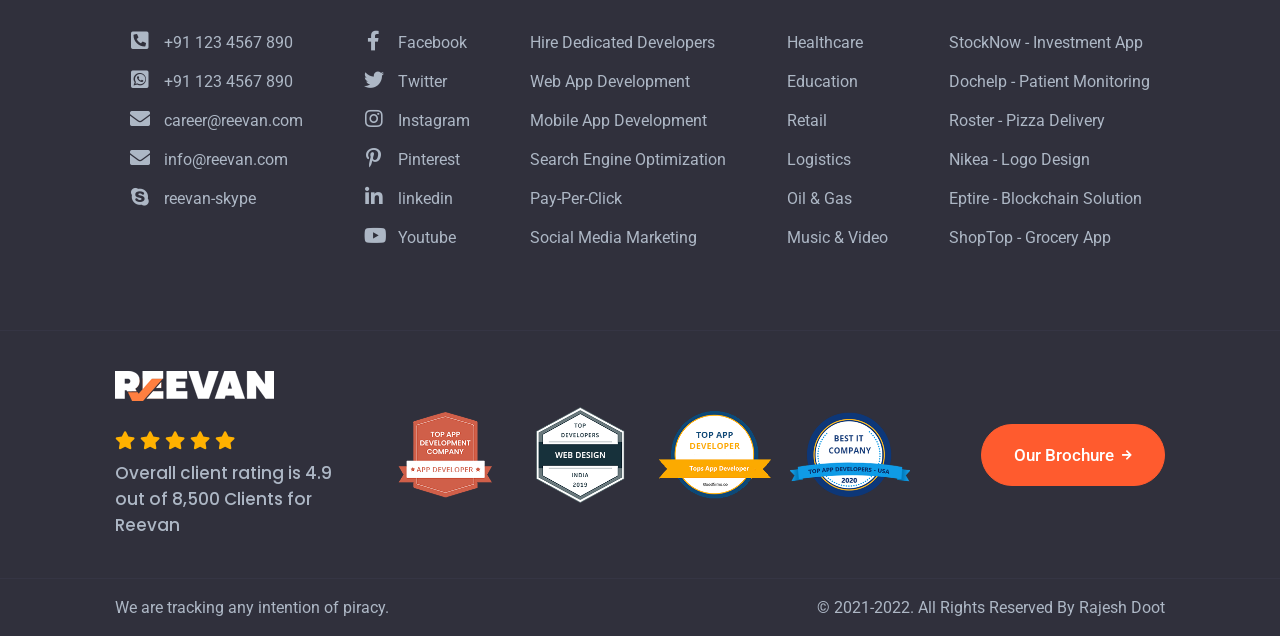
<file: career-2.html>
<!DOCTYPE html>
<html lang="en" class="no-js">
<head>
	<meta charset="utf-8" />
	<title>Reevan Web Design &amp; Digital Marketing Agency HTML Template</title>
	<meta name="description" content="Creative Agency, Marketing Agency Template">
	<meta name="keywords" content="Creative Agency, Marketing Agency">
	<meta name="author" content="rajesh-doot">
	<meta name="viewport" content="width=device-width, initial-scale=1, shrink-to-fit=no">
	<meta http-equiv="X-UA-Compatible" content="IE=edge">
	<meta name="theme-color" content="#e8f1ff">
	<!--Website-favicon-->
	<link href="images/favicon.png" rel="icon">
	<!--Plugin-css-->
	<link href="css/bootstrap.min.css" rel="stylesheet">
	<link href="css/plugin.min.css" rel="stylesheet">
	<link href="css/all.min.css" rel="stylesheet">
	<link rel="preconnect" href="https://fonts.gstatic.com">
	<link rel="preconnect" href="https://fonts.gstatic.com">
	<link href="https://fonts.googleapis.com/css2?family=Poppins:wght@300;400;500;600;700;800;900&family=Roboto:wght@400;500;700&display=swap" rel="stylesheet">
	<!-- Template-style-->
	<link href="css/style.css" rel="stylesheet">
	<link href="css/responsive.css" rel="stylesheet">
</head>
<body>
    <!--Start Preloader -->
    <div class="onloadpage" id="page-load">
      <div class="loader-div">
        <div class="on-img"><img src="images/loader.gif" alt="Logo" class="img-fluid" /><span>Loading Please Wait...</span></div>
      </div>
    </div>
    <!--End Preloader -->
    <!--Start Header-->
    <header class="ree-header fixed-top">
      <div class="container-fluid m-p-l-r-0">
        <div class="menu-header">
          <div class="menu-logo">
            <div class="dskt-logo"><a class="nav-brand" href="./">	<img src="images/logo.png" alt="Logo" class="ree-logo" /> </a> </div>
          </div>
          <div class="ree-nav" role="navigation">
            <ul class="nav-list">
              <li class="megamenu">
                <a href="#" class="menu-links">Home</a>
                <div class="menu-dropdown">
                  <div class="menu-block-set">
                    <div class="container">
                      <div class="menu-block-a">
                        <div class="mega-menu-blocks">
                          <p class="mb10">Need a Website?</p>
                          <h4>We Will Shape Your Brand With Our Digital Solutions</h4>
                          <a href="get-quote.html" class="ree-btn ree-btn0 ree-btn-grdt2 mt30"> Request Quote <i class="fas fa-arrow-right fa-btn"></i></a>
                        </div>
                        <div class="mega-menu-blocks">
                          <div class="menu-inner-block-a">
                            <div class="inner-blockss">
                              <label class="menu-headings">Multi-Page Demo</label>
                              <ul class="menu-li-link">
                                <li><a href="app-development.html">App Development</a></li>
                                <li><a href="creative-agency.html">Creative Agency</a></li>
                                <li><a href="digital-agency.html">Digital Agency</a></li>
                                <li><a href="graphic-design.html">Graphic Design</a></li>
                                <li><a href="lead-generation.html">Lead Generation</a></li>
                                <li><a href="personal-portfolio.html">Personal Portfolio</a></li>
                                <li><a href="web-design.html">Web Design</a></li>
                              </ul>
                            </div>
                            <div class="inner-blockss">
                              <label class="menu-headings">One-Page Demo</label>
                              <ul class="menu-li-link">
                                <li><a href="app-development-onepage.html">App Development</a></li>
                                <li><a href="creative-agency-onepage.html">Creative Agency</a></li>
                                <li><a href="digital-agency-onepage.html">Digital Agency</a></li>
                                <li><a href="graphic-design-onepage.html">Graphic Design</a></li>
                                <li><a href="lead-generation-onepage.html">Lead Generation</a></li>
                                <li><a href="personal-portfolio-onepage.html">Personal Portfolio</a></li>
                                <li><a href="web-design-onepage.html">Web Design</a></li>
                              </ul>
                            </div>
                            <div class="inner-blockss">
                              <label class="menu-headings">Coming Soon Demo</label>
                              <ul class="menu-li-link">
                                <li><a  href="#." class="dsbld">Corporate Business</a></li>
                                <li><a  href="#." class="dsbld">Product Landing Page</a></li>
                                <li><a  href="#." class="dsbld">Photography</a></li>
                                <li><a  href="#." class="dsbld">Domain & Hosting</a></li>
                                <li><a  href="#." class="dsbld">E-commerce</a></li>
                                <li><a  href="#." class="dsbld">Business Development</a></li>
                              </ul>
                            </div>
                            <div class="inner-blockss">
                              <label class="menu-headings">&nbsp;</label>
                            </div>
                          </div>
                        </div>
                      </div>
                    </div>
                  </div>
                  <div class="menu-extra-info">
                    <div class="container">
                      <div class="menu-extra-info-inner">
                        <ul>
                          <li>
                            <div class="menu-icon-ree">
                              <div class="webiocon"> <i class="far fa-envelope"></i> </div>
                            </div>
                            <a href="mailto:reevan@abcd.com">reevan@abcd.com</a>
                          </li>
                          <li>
                            <div class="menu-icon-ree">
                              <div class="webiocon"> <i class="fas fa-phone-alt"></i> </div>
                            </div>
                            <a href="tel:+91123456789">+91 123 456 7890</a>
                          </li>
                          <li>
                            <div class="menu-icon-ree">
                              <div class="webiocon"> <i class="fab fa-whatsapp"></i> </div>
                            </div>
                            <a href="https://wa.me/+91123456789">+91 123 456 7890</a>
                          </li>
                          <li>
                            <div class="menu-icon-ree">
                              <div class="webiocon"> <i class="fab fa-skype"></i> </div>
                            </div>
                            <a href="#">Reevan.Skype</a>
                          </li>
                          <li>
                            <div class="menu-icon-ree">
                              <div class="webiocon"> <i class="fas fa-question"></i> </div>
                            </div>
                            <a href="#">Why Choose Us</a>
                          </li>
                        </ul>
                      </div>
                    </div>
                  </div>
                </div>
              </li>
              <li class="megamenu">
                <a href="#" class="menu-links">Pages</a>
                <div class="menu-dropdown">
                  <div class="menu-block-set">
                    <div class="container">
                      <div class="menu-block-a">
                        <div class="mega-menu-blocks">
                          <h4>Creative, Premium & Scalable Solutions For App and Web Development</h4>
                          <a href="get-quote.html" class="ree-btn ree-btn0 ree-btn-grdt2 mt30"> Request Quote <i class="fas fa-arrow-right fa-btn"></i></a>
                        </div>
                        <div class="mega-menu-blocks">
                          <div class="menu-inner-block-a">
                            <div class="inner-blockss">
                              <ul class="menu-li-link">
                                <li><a href="about.html">About Us</a></li>
                                <li><a href="about-2.html">About Us - 2</a></li>
                                <li><a href="career.html">Career</a></li>
                                <li><a href="career-2.html">Career - 2</a></li>
                                <li><a href="case-study.html">Case Study</a></li>
                              </ul>
                            </div>
                            <div class="inner-blockss">
                              <ul class="menu-li-link">
                                <li><a href="case-study-details.html">Case Study Details</a></li>
                                <li><a href="core-values.html">Our Core Value</a></li>
                                <li><a href="get-quote.html">Contact Us</a></li>
                                <li><a href="get-quote-2.html">Contact Us - 2</a></li>
                                <li><a href="our-team.html">Our Team</a></li>
                              </ul>
                            </div>
                            <div class="inner-blockss">
                              <ul class="menu-li-link">
                                <li><a href="our-team-2.html">Our Team - 2</a></li>
                                <li><a href="pricing.html">Pricing</a></li>
                                <li><a href="pricing-2.html">Pricing - 2</a></li>
                                <li><a href="services.html">Service</a></li>
                                <li><a href="services-2.html">Service - 2</a></li>
                              </ul>
                            </div>
                            <div class="inner-blockss">
                              <ul class="menu-li-link">
                                <li><a href="service-details.html">Service Details</a></li>
                                <li><a href="service-details-2.html">Service Details - 2</a></li>
                                <li><a href="why-us.html">Why Choose Us</a></li>
                              </ul>
                            </div>
                          </div>
                        </div>
                      </div>
                    </div>
                  </div>
                  <div class="menu-extra-info">
                    <div class="container">
                      <div class="menu-extra-info-inner">
                        <ul>
                          <li>
                            <div class="menu-icon-ree">
                              <div class="webiocon"> <i class="far fa-envelope"></i> </div>
                            </div>
                            <a href="mailto:reevan@abcd.com">reevan@abcd.com</a>
                          </li>
                          <li>
                            <div class="menu-icon-ree">
                              <div class="webiocon"> <i class="fas fa-phone-alt"></i> </div>
                            </div>
                            <a href="tel:+91123456789">+91 123 456 7890</a>
                          </li>
                          <li>
                            <div class="menu-icon-ree">
                              <div class="webiocon"> <i class="fab fa-whatsapp"></i> </div>
                            </div>
                            <a href="https://wa.me/+91123456789">+91 123 456 7890</a>
                          </li>
                          <li>
                            <div class="menu-icon-ree">
                              <div class="webiocon"> <i class="fab fa-skype"></i> </div>
                            </div>
                            <a href="#">Reevan.Skype</a>
                          </li>
                          <li>
                            <div class="menu-icon-ree">
                              <div class="webiocon"> <i class="fas fa-question"></i> </div>
                            </div>
                            <a href="#">Why Choose Us</a>
                          </li>
                        </ul>
                      </div>
                    </div>
                  </div>
                </div>
              </li>
              <li class="megamenu mega-small">
                <a href="#"  class="menu-links">Portfolio</a>
                <div class="menu-dropdown">
                  <div class="menu-block-set"> 
                    <a class="dropdown-item" href="portfolio-modern.html">Portfolio Modern</a>
                    <a class="dropdown-item" href="portfolio-2.html">Portfolio 3 Grid</a>
                    <a class="dropdown-item" href="portfolio-3.html">Portfolio 4 Grid</a>
                    <a class="dropdown-item" href="portfolio-details.html">Portfolio Details</a>							 
                    <a class="dropdown-item" href="portfolio-details-2.html">Portfolio Details - 2</a>						 
                  </div>
                </div>
              </li>
              <li class="megamenu mega-small">
                <a href="#"  class="menu-links">Blogs</a>
                <div class="menu-dropdown">
                  <div class="menu-block-set"> 
                    <a class="dropdown-item" href="blog.html">Blog Page</a>
                    <a class="dropdown-item" href="blog-details.html">Blog Details</a>					 
                  </div>
                </div>
              </li>
              <li class="megamenu mega-small">
                <a href="#"  class="menu-links">Contact Us</a>
                <div class="menu-dropdown">
                  <div class="menu-block-set"> 
                    <a class="dropdown-item" href="get-quote.html">Contact Us</a>
                    <a class="dropdown-item" href="get-quote-2.html">Contact Us - 2</a>			 
                  </div>
                </div>
              </li>
            </ul>
          </div>
          <div class="ree-nav-cta">
            <ul>
              <li><a href="get-quote.html" class="ree-btn ree-btn0 ree-btn-grdt2"> Request Quote</a> </li>
            </ul>
          </div>
          <div class="mobile-menu2">
            <ul class="mob-nav2">
              <li><a href="get-quote.html" class="ree-btn2 ree-btn-grdt1"><i class="fas fa-envelope-open-text"></i></a></li>
              <li class="navm-"><a class="toggle" href="#"> <span></span> </a> </li>
            </ul>
          </div>
		  <!-- mobile Nav -->
          <nav id="main-nav">
            <ul>
              <li>
                <a href="#">Home</a>
                <ul>
                  <li><a href="#">Multi-Page Demo</a>
                    <ul>
                      <li><a href="app-development.html">App Development</a></li>
                      <li><a href="creative-agency.html">Creative Agency</a></li>
                      <li><a href="digital-agency.html">Digital Agency</a></li>
                      <li><a href="graphic-design.html">Graphic Design</a></li>
                      <li><a href="lead-generation.html">Lead Generation</a></li>
                      <li><a href="personal-portfolio.html">Personal Portfolio</a></li>
                      <li><a href="web-design.html">Web Design</a></li>
                    </ul>
                  </li>
                  <li><a href="#">One-Page Demo</a>
                    <ul>
                      <li><a href="app-development-onepage.html">App Development</a></li>
                      <li><a href="creative-agency-onepage.html">Creative Agency</a></li>
                      <li><a href="digital-agency-onepage.html">Digital Agency</a></li>
                      <li><a href="graphic-design-onepage.html">Graphic Design</a></li>
                      <li><a href="lead-generation-onepage.html">Lead Generation</a></li>
                      <li><a href="personal-portfolio-onepage.html">Personal Portfolio</a></li>
                      <li><a href="web-design-onepage.html">Web Design</a></li>
                    </ul>
                  </li>
                </ul>
              </li>              
              <li><a href="#">Pages</a>
                <ul>
                  <li><a href="about.html">About Us</a></li>
                  <li><a href="about-2.html">About Us - 2</a></li>
                  <li><a href="career.html">Career</a></li>
                  <li><a href="career-2.html">Career - 2</a></li>
                  <li><a href="case-study.html">Case Study</a></li>
                  <li><a href="case-study-details.html">Case Study Details</a></li>
                  <li><a href="core-values.html">Our Core Value</a></li>
                  <li><a href="get-quote.html">Contact Us</a></li>
                  <li><a href="get-quote-2.html">Contact Us - 2</a></li>
                  <li><a href="our-team.html">Our Team</a></li>
                  <li><a href="our-team-2.html">Our Team - 2</a></li>
                  <li><a href="pricing.html">Pricing</a></li>
                  <li><a href="pricing-2.html">Pricing - 2</a></li>
                  <li><a href="services.html">Service</a></li>
                  <li><a href="services-2.html">Service - 2</a></li>
                  <li><a href="service-details.html">Service Details</a></li>
                  <li><a href="service-details-2.html">Service Details - 2</a></li>
                  <li><a href="why-us.html">Why Choose Us</a></li>
                </ul>
              </li>
              <li><a href="#">Portfolio</a>
                <ul>
                  <li><a href="portfolio-modern.html">Portfolio Modern</a></li>
                  <li><a href="portfolio-2.html">Portfolio 3 Grid</a></li>
                  <li><a href="portfolio-3.html">Portfolio 4 Grid</a></li>
                  <li>><a href="portfolio-details.html">Portfolio Details</a></li>
                  <li><a href="portfolio-details-2.html">Portfolio Details - 2</a></li>
                  <li><a href="portfolio-details.html">Portfolio Details</a></li>
                </ul>
              </li>
              <li><a href="#">Blogs</a>
                <ul>
                  <li>  <a href="blog.html">Blog Page</a></li>
                  <li>  <a href="blog-details.html">Blog Details</a></li>
                </ul>
              </li>
			  <li><a href="#">Contact Page</a>
                <ul>
					<li><a href="get-quote.html">Contact Us</a></li>
					<li><a href="get-quote-2.html">Contact Us - 2</a></li>
                </ul>
              </li>             
            </ul>
            <ul class="bottom-nav">
              <li class="ree-hc">
                <a href="tel:123567890" rel="noreferrer" target="_blank">
                  <svg version="1.1"  xmlns="http://www.w3.org/2000/svg" xmlns:xlink="http://www.w3.org/1999/xlink" x="0px" y="0px" viewBox="0 0 25.625 25.625" style="enable-background:new 0 0 25.625 25.625;" xml:space="preserve">
                    <g>
                      <path d="M22.079,17.835c-1.548-1.324-3.119-2.126-4.648-0.804l-0.913,0.799 c-0.668,0.58-1.91,3.29-6.712-2.234C5.005,10.079,7.862,9.22,8.531,8.645l0.918-0.8c1.521-1.325,0.947-2.993-0.15-4.71l-0.662-1.04  C7.535,0.382,6.335-0.743,4.81,0.58L3.986,1.3C3.312,1.791,1.428,3.387,0.971,6.419c-0.55,3.638,1.185,7.804,5.16,12.375
                        c3.97,4.573,7.857,6.87,11.539,6.83c3.06-0.033,4.908-1.675,5.486-2.272l0.827-0.721c1.521-1.322,0.576-2.668-0.973-3.995 L22.079,17.835z" />
                    </g>
                  </svg>
                </a>
              </li>
              <li class="ree-hc">
                <a href="mailto:abc@example.com" target="_blank">
                  <svg xmlns="http://www.w3.org/2000/svg" width="24" height="24" viewBox="0 0 24 24">
                    <path d="M20 4H4c-1.1 0-1.99.9-1.99 2L2 18c0 1.1.9 2 2 2h16c1.1 0 2-.9 2-2V6c0-1.1-.9-2-2-2zm0 4l-8 5-8-5V6l8 5 8-5v2z" />
                    <path d="M0 0h24v24H0z" fill="none" />
                  </svg>
                </a>
              </li>
              <li class="ree-hc">
                <a href="skype:reevan.company" rel="noreferrer" target="_blank">
                  <svg xmlns="http://www.w3.org/2000/svg" viewBox="0 0 448 512">
                    <path d="M424.7 299.8c2.9-14 4.7-28.9 4.7-43.8 0-113.5-91.9-205.3-205.3-205.3-14.9 0-29.7 1.7-43.8 4.7C161.3 40.7 137.7 32 112 32 50.2 32 0 82.2 0 144c0 25.7 8.7 49.3 23.3 68.2-2.9 14-4.7 28.9-4.7 43.8 0 113.5 91.9 205.3 205.3 205.3 14.9 0 29.7-1.7 43.8-4.7 19 14.6 42.6 23.3 68.2 23.3 61.8 0 112-50.2 112-112 .1-25.6-8.6-49.2-23.2-68.1zm-194.6 91.5c-65.6 0-120.5-29.2-120.5-65 0-16 9-30.6 29.5-30.6 31.2 0 34.1 44.9 88.1 44.9 25.7 0 42.3-11.4 42.3-26.3 0-18.7-16-21.6-42-28-62.5-15.4-117.8-22-117.8-87.2 0-59.2 58.6-81.1 109.1-81.1 55.1 0 110.8 21.9 110.8 55.4 0 16.9-11.4 31.8-30.3 31.8-28.3 0-29.2-33.5-75-33.5-25.7 0-42 7-42 22.5 0 19.8 20.8 21.8 69.1 33 41.4 9.3 90.7 26.8 90.7 77.6 0 59.1-57.1 86.5-112 86.5z" />
                  </svg>
                </a>
              </li>
              <li class="ree-hc">
                <a href="wa.me/+91123456789" rel="noreferrer" target="_blank">
                  <svg version="1.1"  xmlns="http://www.w3.org/2000/svg" xmlns:xlink="http://www.w3.org/1999/xlink" x="0px" y="0px" viewBox="0 0 512 512"	style="enable-background:new 0 0 512 512;" xml:space="preserve">
                    <g>
                      <path d="M256.064,0h-0.128C114.784,0,0,114.816,0,256c0,56,18.048,107.904,48.736,150.048l-31.904,95.104l98.4-31.456 C155.712,496.512,204,512,256.064,512C397.216,512,512,397.152,512,256S397.216,0,256.064,0z M405.024,361.504 c-6.176,17.44-30.688,31.904-50.24,36.128c-13.376,2.848-30.848,5.12-89.664-19.264C189.888,347.2,141.44,270.752,137.664,265.792
                        c-3.616-4.96-30.4-40.48-30.4-77.216s18.656-54.624,26.176-62.304c6.176-6.304,16.384-9.184,26.176-9.184 c3.168,0,6.016,0.16,8.576,0.288c7.52,0.32,11.296,0.768,16.256,12.64c6.176,14.88,21.216,51.616,23.008,55.392 c1.824,3.776,3.648,8.896,1.088,13.856c-2.4,5.12-4.512,7.392-8.288,11.744c-3.776,4.352-7.36,7.68-11.136,12.352 c-3.456,4.064-7.36,8.416-3.008,15.936c4.352,7.36,19.392,31.904,41.536,51.616c28.576,25.44,51.744,33.568,60.032,37.024 c6.176,2.56,13.536,1.952,18.048-2.848c5.728-6.176,12.8-16.416,20-26.496c5.12-7.232,11.584-8.128,18.368-5.568 c6.912,2.4,43.488,20.48,51.008,24.224c7.52,3.776,12.48,5.568,14.304,8.736C411.2,329.152,411.2,344.032,405.024,361.504z"/>
                    </g>
                  </svg>
                </a>
              </li>
            </ul>
          </nav>
        </div>
      </div>
    </header>
    <!-- Header End -->

   <!-- Header title -->
<section class="header-title head-opacity" data-background="images/banner/office.jpg">
   <div class="container">
      <div class="row justify-content-center">
         <div class="col-lg-7 text-center">
            <h2 class="mb15">Join The Team</h2>
            <p class="h-light">Lorem Ipsum is simply dummy text of the printing and typesetting industry. Lorem Ipsum has been the industry's standard dummy text ever since.</p>
         </div>			
      </div>
   </div>
</section>
<!-- Header title end -->

      <!--page head-->
      <div class="port-head-sec sec-pad r-bg-x">
         <div class="container">
            <div class="row vcenter">
               <div class="col-lg-6">
                  <div class="page-headings">
                     <span class="sub-heading mb15" data-aos="fade-up" data-aos-delay="200">Career</span>
                     <h1 class="mb15" data-aos="fade-up" data-aos-delay="400">Opportunities don't happen, you create them.</h1>
                     <p class="h-light" data-aos="fade-up" data-aos-delay="600">Lorem ipsum dolor sit amet, consectetuer adipiscing elit. Aenean commodo ligula eget dolor. Aenean massa. Cum sociis natoque penatibus et magnis.</p>
                     <a href="#job" class="port-links mt40" data-aos="fade-up" data-aos-delay="800">Join Our Team <i class="fas fa-arrow-right fa-btn"></i></a>						
                  </div>
               </div>
               <div class="col-lg-6">
                  <div class="sol-img m-mt30" data-aos="fade-in" data-aos-delay="400"><img src="images/others/interview.jpg" alt="interview" class="img-fluid"></div>
               </div>
            </div>
         </div>
      </div>
       <!--page head end-->

      <!--career benefits-->
      <section class="r-bg-a sec-pad">
         <div class="container">
            <div class="row justify-content-center">
               <div class="col-lg-12 text-center">
                  <div class="page-headings">
                     <h2 class="mb15">We are hiring <span class="ree-text rt40">heroes!</span> Time to value your skills.</h2>
                     <p class="mt15">Lipsum dolor sit amet, consectetur adipisicing elit. sed do eiusmod tempor incididunt ut labore et dolore magna aliqua.</p>
                  </div>
               </div>
            </div>
            <div class="row justify-content-center mt30">
               <div class="col-lg-3 col-md-6 col-sm-6 mt30">
                  <div class="process-content ree-card">
                     <div class="process-block">
                        <div class="process-icon">
                           <img src="images/icons/peace-of-mind.svg" alt="service" class="icon70 mb15">
                        </div>
                        <h4>Peace of mind</h4>
                        <p>Donec metus lorem, vulputate at sapien sit amet, auctor iaculis lorem. In vel hendrerit nisi. </p>
                     </div>
                  </div>
               </div>
               <div class="col-lg-3 col-md-6 col-sm-6 mt30">
                  <div class="process-content ree-card">
                     <div class="process-block">
                        <div class="process-icon">
                           <img src="images/icons/healthcare.svg" alt="service" class="icon70 mb15">
                        </div>
                        <h4>Private healthcare</h4>
                        <p>Donec metus lorem, vulputate at sapien sit amet, auctor iaculis lorem. In vel hendrerit nisi. </p>
                     </div>
                  </div>
               </div>
               <div class="col-lg-3 col-md-6 col-sm-6 mt30">
                  <div class="process-content ree-card">
                     <div class="process-block">
                        <div class="process-icon">
                           <img src="images/icons/presentation.svg" alt="service" class="icon70 mb15">
                        </div>
                        <h4>Internal workshops</h4>
                        <p>Donec metus lorem, vulputate at sapien sit amet, auctor iaculis lorem. In vel hendrerit nisi. </p>
                     </div>
                  </div>
               </div>
               <div class="col-lg-3 col-md-6 col-sm-6 mt30">
                  <div class="process-content ree-card">
                     <div class="process-block">
                        <div class="process-icon">
                           <img src="images/icons/sunglasses.svg" alt="service" class="icon70 mb15">
                        </div>
                        <h4>Additional accessories</h4>
                        <p>Donec metus lorem, vulputate at sapien sit amet, auctor iaculis lorem. In vel hendrerit nisi. </p>
                     </div>
                  </div>
               </div>
               <div class="col-lg-3 col-md-6 col-sm-6 mt30">
                  <div class="process-content ree-card">
                     <div class="process-block">
                        <div class="process-icon">
                           <img src="images/icons/paid-content.svg" alt="service" class="icon70 mb15">
                        </div>
                        <h4>Books & paid content</h4>
                        <p>Donec metus lorem, vulputate at sapien sit amet, auctor iaculis lorem. In vel hendrerit nisi. </p>
                     </div>
                  </div>
               </div>
               <div class="col-lg-3 col-md-6 col-sm-6 mt30">
                  <div class="process-content ree-card">
                     <div class="process-block">
                        <div class="process-icon">
                           <img src="images/icons/office-table.svg" alt="service" class="icon70 mb15">
                        </div>
                        <h4>World class infrastructure</h4>
                        <p>Donec metus lorem, vulputate at sapien sit amet, auctor iaculis lorem. In vel hendrerit nisi. </p>
                     </div>
                  </div>
               </div>
               <div class="col-lg-3 col-md-6 col-sm-6 mt30">
                  <div class="process-content ree-card">
                     <div class="process-block">
                        <div class="process-icon">
                           <img src="images/icons/group.svg" alt="service" class="icon70 mb15">
                        </div>
                        <h4>Community Meetups</h4>
                        <p>Donec metus lorem, vulputate at sapien sit amet, auctor iaculis lorem. In vel hendrerit nisi. </p>
                     </div>
                  </div>
               </div>
               <div class="col-lg-3 col-md-6 col-sm-6 mt30">
                  <div class="process-content ree-card">
                     <div class="process-block">
                        <div class="process-icon">
                           <img src="images/icons/consulting.svg" alt="service" class="icon70 mb15">
                        </div>
                        <h4>Training and Mentorship</h4>
                        <p>Donec metus lorem, vulputate at sapien sit amet, auctor iaculis lorem. In vel hendrerit nisi. </p>
                     </div>
                  </div>
               </div>
            </div>
         </div>
      </section>
      <!--career benefits end-->

      <!--agency office-->
      <section class="r-bg-x sec-pad">
         <div class="container">
            <div class="row justify-content-center">
               <div class="col-lg-10 text-center">
                  <div class="page-headings">
                     <h2 class="mb15">Life at <span class="ree-text rt40">Reevan</span></h2>
                     <p class="mt15">Lorem Ipsum is simply dummy text of the printing and typesetting industry. Lorem Ipsum has been the industry's standard dummy text ever since the 1500s, when an unknown printer took a galley of type and scrambled it to make a type specimen book. It has survived not only five centuries, but also the leap into electronic typesetting, remaining essentially unchanged.</p>
                  </div>
               </div>
            </div>
            <div class="row justify-content-center mt30">
               <div class="col-lg-5 col-md-5 mt30">
						<div class="hovr-scale-main">
							<div class="portfolio-flimg hovr-scale-base">
								<a href="#"> <img src="images/others/office-inner1.jpg" alt="portfolio" class="w-100"> </a>
							</div>
						</div>
					</div>

               <div class="col-lg-7 col-md-7 mt30">
						<div class="hovr-scale-main">
							<div class="portfolio-flimg hovr-scale-base">
								<a href="#"> <img src="images/others/office-inner2.jpg" alt="portfolio" class="w-100"> </a>
							</div>
						</div>
					</div>

               <div class="col-lg-7 col-md-7 mt30">
						<div class="hovr-scale-main">
							<div class="portfolio-flimg hovr-scale-base">
								<a href="#"> <img src="images/others/office-inner3.jpg" alt="portfolio" class="w-100"> </a>
							</div>
						</div>
					</div>

               <div class="col-lg-5 col-md-5 mt30">
						<div class="hovr-scale-main">
							<div class="portfolio-flimg hovr-scale-base">
								<a href="#"> <img src="images/others/office-inner4.jpg" alt="portfolio" class="w-100"> </a>
							</div>
						</div>
					</div>

               <div class="col-lg-4 col-md-4 mt30">
						<div class="hovr-scale-main">
							<div class="portfolio-flimg hovr-scale-base">
								<a href="#"> <img src="images/others/office-inner5.jpg" alt="portfolio" class="w-100"> </a>
							</div>
						</div>
					</div>

               <div class="col-lg-4 col-md-4 mt30">
						<div class="hovr-scale-main">
							<div class="portfolio-flimg hovr-scale-base">
								<a href="#"> <img src="images/others/office-inner6.jpg" alt="portfolio" class="w-100"> </a>
							</div>
						</div>
					</div>

               <div class="col-lg-4 col-md-4 mt30">
						<div class="hovr-scale-main">
							<div class="portfolio-flimg hovr-scale-base">
								<a href="#"> <img src="images/others/office-inner7.jpg" alt="portfolio" class="w-100"> </a>
							</div>
						</div>
					</div>
            </div>
         </div>
      </section>
      <!---agency office end-->

      <!--Interview Process-->
      <section class="r-bg-d sec-pad">
         <div class="container">
            <div class="row justify-content-center">
               <div class="col-lg-12 text-center">
                  <div class="page-headings">
                     <h2 class="mb15">Process of <span class="ree-text rt40">Interview</span></h2>
                     <p class="mt15">Lipsum dolor sit amet, consectetur adipisicing elit. sed do eiusmod tempor incididunt ut labore et dolore magna aliqua.</p>
                  </div>
               </div>
            </div>
            <div class="row justify-content-center mt30">
               <div class="col-lg-3 col-md-6 col-sm-6 mt30">
                  <div class="process-content ree-card">
                     <div class="process-block">
                        <div class="process-icon">
                           <img src="images/icons/interview.svg" alt="service" class="icon70 mb15">
                        </div>
                        <h4>HR Interview</h4>
                        <p>Donec metus lorem, vulputate at sapien sit amet, auctor iaculis lorem. In vel hendrerit nisi. </p>
                     </div>
                  </div>
               </div>
               <div class="col-lg-3 col-md-6 col-sm-6 mt30">
                  <div class="process-content ree-card">
                     <div class="process-block">
                        <div class="process-icon">
                           <img src="images/icons/job-interview.svg" alt="service" class="icon70 mb15">
                        </div>
                        <h4>Personal Interview</h4>
                        <p>Donec metus lorem, vulputate at sapien sit amet, auctor iaculis lorem. In vel hendrerit nisi. </p>
                     </div>
                  </div>
               </div>
               <div class="col-lg-3 col-md-6 col-sm-6 mt30">
                  <div class="process-content ree-card">
                     <div class="process-block">
                        <div class="process-icon">
                           <img src="images/icons/browsing.svg" alt="service" class="icon70 mb15">
                        </div>
                        <h4>Practical Round</h4>
                        <p>Donec metus lorem, vulputate at sapien sit amet, auctor iaculis lorem. In vel hendrerit nisi. </p>
                     </div>
                  </div>
               </div>
            </div>
         </div>
      </section>
      <!---Interview Process end-->


      <!--Employee Speaks-->
      <section class="r-bg-x sec-pad">
         <div class="container">
            <div class="row">
               <div class="col-lg-12">
                  <div class="heading-review text-center">
                     <h2 class="mb50">Employee  <span class="ree-text rt40">Speaks</span></h2>
                     <div class="testimonial-card-b owl-carousel mt30">
                        <div class="review-slider">
                           <h4 class="mb20">"Reevan build my startup business a great website that really helps current and	potential customers get a good feel for my company."</h4>
                           <p>I am delighted with our new website. A1 service and design by Reevan. You can go with the Web Design Company, and I 100% recommend them to anyone. The perfect company to go to for your ideal website and digital marketing.</p>
                           <div class="reviewers mt30">
                              <div class="reviewers-nam">
                                 <h4>Anne Fibbiyon</h4>
                                 <p>Jaipur, Rajasthan</p>
                              </div>
                           </div>
                        </div>
                        <div class="review-slider">
                           <h4 class="mb20">"Reevan build my startup business a great website that really helps current and potential customers get a good feel for my company."</h4>
                           <p>I was facing multiple issues with my old website and that i discovered reevan. they resolved all the problems in the website they also helped me with marketing. which has helped me to acquire more customers. Retention on the website has also increased.</p>
                           <div class="reviewers mt30">
                              <div class="reviewers-nam">
                                 <h4>Mayank Jhalana</h4>
                                 <p>Ajamer, Rajasthan</p>
                              </div>
                           </div>
                        </div>
                        <div class="review-slider">
                           <h4 class="mb20">"Reevan build my startup business a great website that really helps current and potential customers get a good feel for my company."</h4>
                           <p>I was facing multiple issues with my old website and that i discovered reevan. they resolved all the problems in the website they also helped me with marketing. which has helped me to acquire more customers. Retention on the website has also increased.</p>
                           <div class="reviewers mt30">
                              <div class="reviewers-nam">
                                 <h4>Eric Shun</h4>
                                 <p>Nagpur, India</p>
                              </div>
                           </div>
                        </div>
                        <div class="review-slider">
                           <h4 class="mb20">"Reevan build my startup business a great website that really helps current and potential customers get a good feel for my company."</h4>
                           <p>I was facing multiple issues with my old website and that i discovered reevan. they resolved all the problems in the website they also helped me with marketing. which has helped me to acquire more customers. Retention on the website has also increased.</p>
                           <div class="reviewers mt30">
                              <div class="reviewers-nam">
                                 <h4>Gene Jacket</h4>
                                 <p>Tuklic, UK</p>
                              </div>
                           </div>
                        </div>
                        <div class="review-slider">
                           <h4 class="mb20">"Reevan build my startup business a great website that really helps current and potential customers get a good feel for my company."</h4>
                           <p>I was facing multiple issues with my old website and that i discovered reevan. they resolved all the problems in the website they also helped me with marketing. which has helped me to acquire more customers. Retention on the website has also increased.</p>
                           <div class="reviewers mt30">
                              <div class="reviewers-nam">
                                 <h4>Marion Gaze</h4>
                                 <p>Olivia, USA</p>
                              </div>
                           </div>
                        </div>
                     </div>
                     <div class="clients-creative-pic mt30">
                        <div class="owl-dots" id="testimonials-avatar">
                           <button class="dot-c1 tcc1 owl-dot mt30">  <img alt="image" src="images/users/user5.jpg"></button>
                           <button class="dot-c1 tcc2 owl-dot mt30">  <img alt="image" src="images/users/user4.jpg"></button>
                           <button class="dot-c1 tcc3 owl-dot active mt30">  <img alt="image" src="images/users/user3.jpg"></button>
                           <button class="dot-c1 tcc4 owl-dot mt30">  <img alt="image" src="images/users/user2.jpg"></button>
                           <button class="dot-c1 tcc5 owl-dot mt30">  <img alt="image" src="images/users/user1.jpg"></button>
                        </div>
                     </div>
                  </div>
               </div>
            </div>
         </div>
      </section>
      <!--end Employee Speaks-->

      <!--job opeaning-->
      <section class="home-partners-block r-bg-a sec-pad" id="job">
         <div class="container">
            <div class="row justify-content-center">
               <div class="col-lg-8">
                  <div class="sec-heading text-center">
                     <h2 class="mb15">We're <span class="ree-text rt40">Hiring!</span></h2>
                     <p>Lorem ipsum dolor sit amet, consectetuer adipiscing elit. Aenean commodo ligula eget dolor. Aenean massa.</p>
                  </div>
               </div>
            </div>
            <div class="row justify-content-center mt30">

               <div class="col-lg-4 mt30">
                  <div class="job-detail ree-card">
                     <h4>Wordpress Develoer</h4>
                     <div class="job-info w-100 mt30">
                        <div class="career-detail">
                           <p>Required Experience</p>
                           <p>3 to 6 years</p>
                        </div>
                        <div class="career-detail">
                           <p>Number of Position</p>
                           <p>2</p>
                        </div>
                        <div class="career-detail">
                           <p>Job Location</p>
                           <p>Jaipur, India</p>
                        </div>
                        <div class="career-detail">
                           <p>Job Type</p>
                           <p>Remote</p>
                        </div>
                     </div>
                     <div class="job-titl mt40">
                        <p>2 days Ago</p>
                        <a href="get-quote.html" class="ree-btn  ree-btn-grdt2">Apply Now <i class="fas fa-arrow-right fa-btn"></i></a>
                     </div>
                  </div>
               </div>

               <div class="col-lg-4 mt30">
                  <div class="job-detail ree-card">
                     <h4>SEO Expert</h4>
                     <div class="job-info w-100 mt30">
                        <div class="career-detail">
                           <p>Required Experience</p>
                           <p>3 to 6 years</p>
                        </div>
                        <div class="career-detail">
                           <p>Number of Position</p>
                           <p>2</p>
                        </div>
                        <div class="career-detail">
                           <p>Job Location</p>
                           <p>Jaipur, India</p>
                        </div>
                        <div class="career-detail">
                           <p>Job Type</p>
                           <p>Remote</p>
                        </div>
                     </div>
                     <div class="job-titl mt40">
                        <p>3 days Ago</p>
                        <a href="get-quote.html" class="ree-btn  ree-btn-grdt2">Apply Now <i class="fas fa-arrow-right fa-btn"></i></a>
                     </div>
                  </div>
               </div>


               <div class="col-lg-4 mt30">
                  <div class="job-detail ree-card">
                     <h4>Business Analyst</h4>
                     <div class="job-info w-100 mt30">
                        <div class="career-detail">
                           <p>Required Experience</p>
                           <p>3 to 6 years</p>
                        </div>
                        <div class="career-detail">
                           <p>Number of Position</p>
                           <p>2</p>
                        </div>
                        <div class="career-detail">
                           <p>Job Location</p>
                           <p>Jaipur, India</p>
                        </div>
                        <div class="career-detail">
                           <p>Job Type</p>
                           <p>Full Time</p>
                        </div>
                     </div>
                     <div class="job-titl mt40">
                        <p>25 days Ago</p>
                        <a href="get-quote.html" class="ree-btn  ree-btn-grdt2">Apply Now <i class="fas fa-arrow-right fa-btn"></i></a>
                     </div>
                  </div>
               </div>



               <div class="col-lg-4 mt30">
                  <div class="job-detail ree-card">
                     <h4>Web Designer</h4>
                     <div class="job-info w-100 mt30">
                        <div class="career-detail">
                           <p>Required Experience</p>
                           <p>3 to 6 years</p>
                        </div>
                        <div class="career-detail">
                           <p>Number of Position</p>
                           <p>2</p>
                        </div>
                        <div class="career-detail">
                           <p>Job Location</p>
                           <p>Jaipur, India</p>
                        </div>
                        <div class="career-detail">
                           <p>Job Type</p>
                           <p>Full Time</p>
                        </div>
                     </div>
                     <div class="job-titl mt40">
                        <p>50 days Ago</p>
                        <a href="get-quote.html" class="ree-btn  ree-btn-grdt2">Apply Now <i class="fas fa-arrow-right fa-btn"></i></a>
                     </div>
                  </div>
               </div>


               <div class="col-lg-4 mt30">
                  <div class="job-detail ree-card">
                     <h4>IOS Developer</h4>
                     <div class="job-info w-100 mt30">
                        <div class="career-detail">
                           <p>Required Experience</p>
                           <p>3 to 6 years</p>
                        </div>
                        <div class="career-detail">
                           <p>Number of Position</p>
                           <p>2</p>
                        </div>
                        <div class="career-detail">
                           <p>Job Location</p>
                           <p>Jaipur, India</p>
                        </div>
                        <div class="career-detail">
                           <p>Job Type</p>
                           <p>Full Time</p>
                        </div>
                     </div>
                     <div class="job-titl mt40">
                        <p>51 days Ago</p>
                        <a href="get-quote.html" class="ree-btn  ree-btn-grdt2">Apply Now <i class="fas fa-arrow-right fa-btn"></i></a>
                     </div>
                  </div>
               </div>
            </div>
         </div>
      </section>
      <!--job opeaning end-->

      
      <!--start footer -->
      <footer class="footer-a">
         <div class="footer-fist-row pt40">
            <div class="container">
               <div class="footer-rowset">
                  <div class="col footer-head">
                     <h5>Contact info</h5>
                     <ul class="footer-links-list social-linkz">
                        <li><a href="tel:+911234567890"><span><i class="fas fa-phone-square-alt"></i></span> +91 123 4567 890 </a></li>
                        <li><a href="tel:+911234567890"><span><i class="fab fa-whatsapp-square"></i></span> +91 123 4567 890</a></li>
                        <li><a href="mailto:career@reevan.com"><span><i class="fas fa-envelope"></i></span> career@reevan.com</a></li>
                        <li><a href="mailto:career@reevan.com"><span><i class="fas fa-envelope"></i></span> info@reevan.com</a></li>
                        <li><a href="skype:reevan.company"><span><i class="fab fa-skype"></i></span> reevan-skype</a></li>
                     </ul>
                  </div>
                  <div class="col footer-head">
                     <h5>Follow Us</h5>
                     <ul class="footer-links-list social-linkz">
                        <li><a href="javascript:void(0)"><span><i class="fab fa-facebook-f"></i></span> Facebook</a>	</li>
                        <li><a href="javascript:void(0)"><span><i class="fab fa-twitter"></i></span> Twitter </a>	</li>
                        <li><a href="javascript:void(0)"><span><i class="fab fa-instagram"></i></span> Instagram</a> </li>
                        <li><a href="javascript:void(0)"><span><i class="fab fa-pinterest-p"></i></span> Pinterest</a></li>
                        <li><a href="javascript:void(0)"><span><i class="fab fa-linkedin-in"></i></span> linkedin</a></li>
                        <li><a href="javascript:void(0)"><span><i class="fab fa-youtube"></i></span> Youtube</a> </li>
                     </ul>
                  </div>
                  <div class="col footer-head">
                     <h5>Services</h5>
                     <ul class="footer-links-list">
                        <li><a href="javascript:void(0)">Hire Dedicated Developers</a></li>
                        <li><a href="javascript:void(0)">Web App Development</a></li>
                        <li><a href="javascript:void(0)">Mobile App Development</a></li>
                        <li><a href="javascript:void(0)">Search Engine Optimization</a></li>
                        <li><a href="javascript:void(0)">Pay-Per-Click</a></li>
                        <li><a href="javascript:void(0)">Social Media Marketing</a></li>
                     </ul>
                  </div>
                  <div class="col footer-head">
                     <h5>Industries</h5>
                     <ul class="footer-links-list">
                        <li><a href="javascript:void(0)">Healthcare</a></li>
                        <li><a href="javascript:void(0)">Education</a></li>
                        <li><a href="javascript:void(0)">Retail</a></li>
                        <li><a href="javascript:void(0)">Logistics</a></li>
                        <li><a href="javascript:void(0)">Oil & Gas</a></li>
                        <li><a href="javascript:void(0)">Music & Video</a></li>
                     </ul>
                  </div>
                  <div class="col footer-head">
                     <h5>Portfolio</h5>
                     <ul class="footer-links-list">
                        <li><a href="javascript:void(0)">StockNow - Investment App</a></li>
                        <li><a href="javascript:void(0)">Dochelp - Patient Monitoring</a></li>
                        <li><a href="javascript:void(0)">Roster - Pizza Delivery</a></li>
                        <li><a href="javascript:void(0)">Nikea - Logo Design</a></li>
                        <li><a href="javascript:void(0)">Eptire - Blockchain Solution</a></li>
                        <li><a href="javascript:void(0)">ShopTop - Grocery App</a></li>
                     </ul>
                  </div>
               </div>
            </div>
            <div class="footer-abt mt70 pt40 pb40">
               <div class="container">
                  <div class="row">
                     <div class="col-lg-3 vcenter">
                        <div class="footer-ree-lg">
                           <div class="footer-logo">
                              <a href="#"> <img src="images/footer-logo.png" alt="reeven" class="img"> </a>
                           </div>
                           <div class="star-rating-review mt30">
                              <span class="fa fa-star checked"></span>
                              <span class="fa fa-star checked"></span>
                              <span class="fa fa-star checked"></span>
                              <span class="fa fa-star checked"></span>
                              <span class="fa fa-star checked"></span>
                           </div>
                           <h6 class="mt10">Overall client rating is 4.9 out of 8,500 Clients for Reevan</h6>
                        </div>
                     </div>
                     <div class="col-lg-6 vcenter">
                        <div class="ref-logo">
                           <a href="#"> <img src="images/brand-logo/app-futura.png" alt="Logo"> </a>
                           <a href="#"> <img src="images/brand-logo/clutch.png" alt="Logo"> </a>
                           <a href="#"> <img src="images/brand-logo/goodfirm.png" alt="Logo"> </a>
                           <a href="#"> <img src="images/brand-logo/itfirm.png" alt="Logo"> </a>
                        </div>
                     </div>
                     <div class="col-lg-3 vcenter ft-btn">
                        <a href="#" class="ree-btn  ree-btn-grdt1 mw-80 no-shadows">Our Brochure <i class="fas fa-arrow-right fa-btn"></i></a>
                     </div>
                  </div>
               </div>
            </div>
            <div class="container ft-cpy">
               <div class="row">
                  <div class="col-lg-5">
                     <div class="ft-copyright">
                        <p>We are tracking any intention of piracy.</p>
                     </div>
                  </div>
                  <div class="col-lg-7">
                     <div class="ft-copyright ft-r">
                        <p>© 2021-2022. All Rights Reserved By <a href="https://themeforest.net/user/rajesh-doot/portfolio" target="blank">Rajesh Doot</a></p>
                     </div>
                  </div>
               </div>
            </div>
         </div>
      </footer>
      <!-- end footer -->
      <!--All js files-->
      <script src="js/modernizr-3.5.0.min.js"></script>
      <script src="js/jquery-3.6.0.min.js"></script>
      <script src="js/bootstrap.bundle.min.js"></script>
      <script src="js/app.bundle.js"></script>
      <!--Common reevan script file-->
      <script src="js/main.js"></script>
   </body>
</html>
</file>
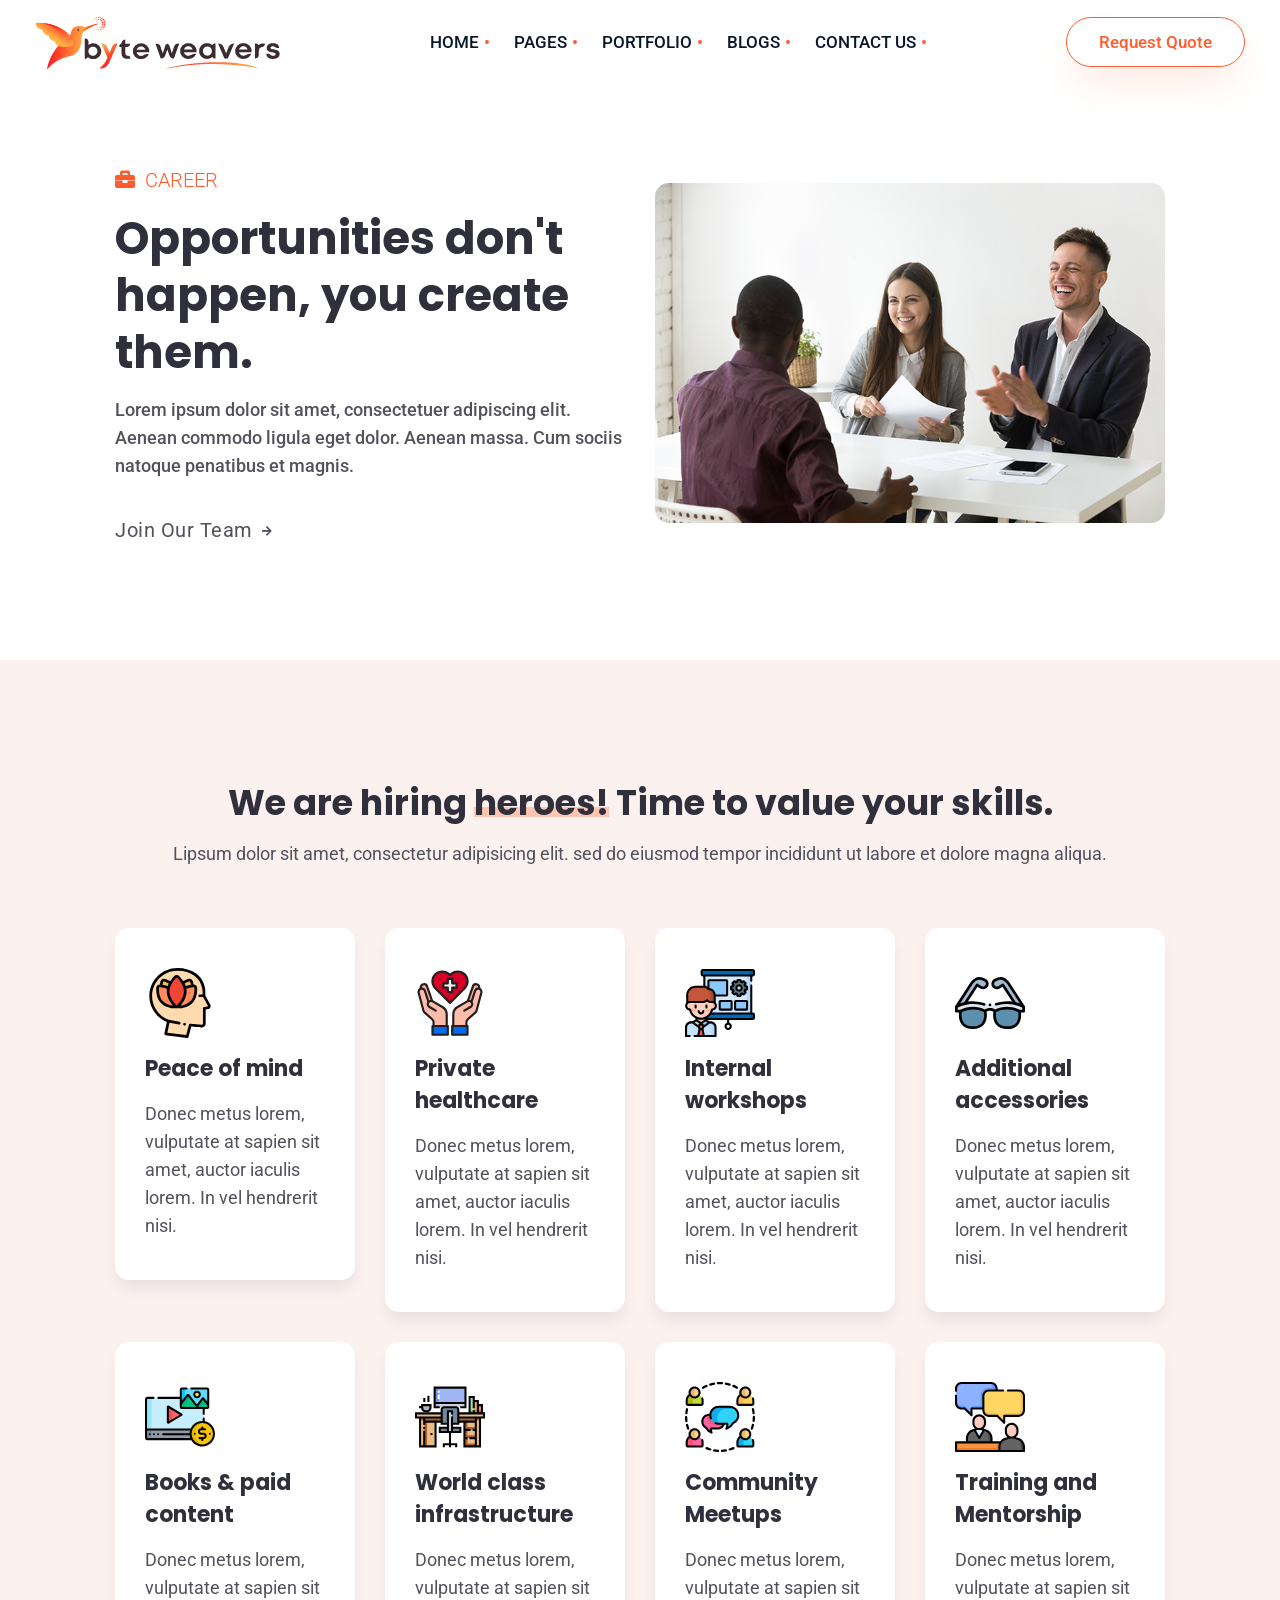
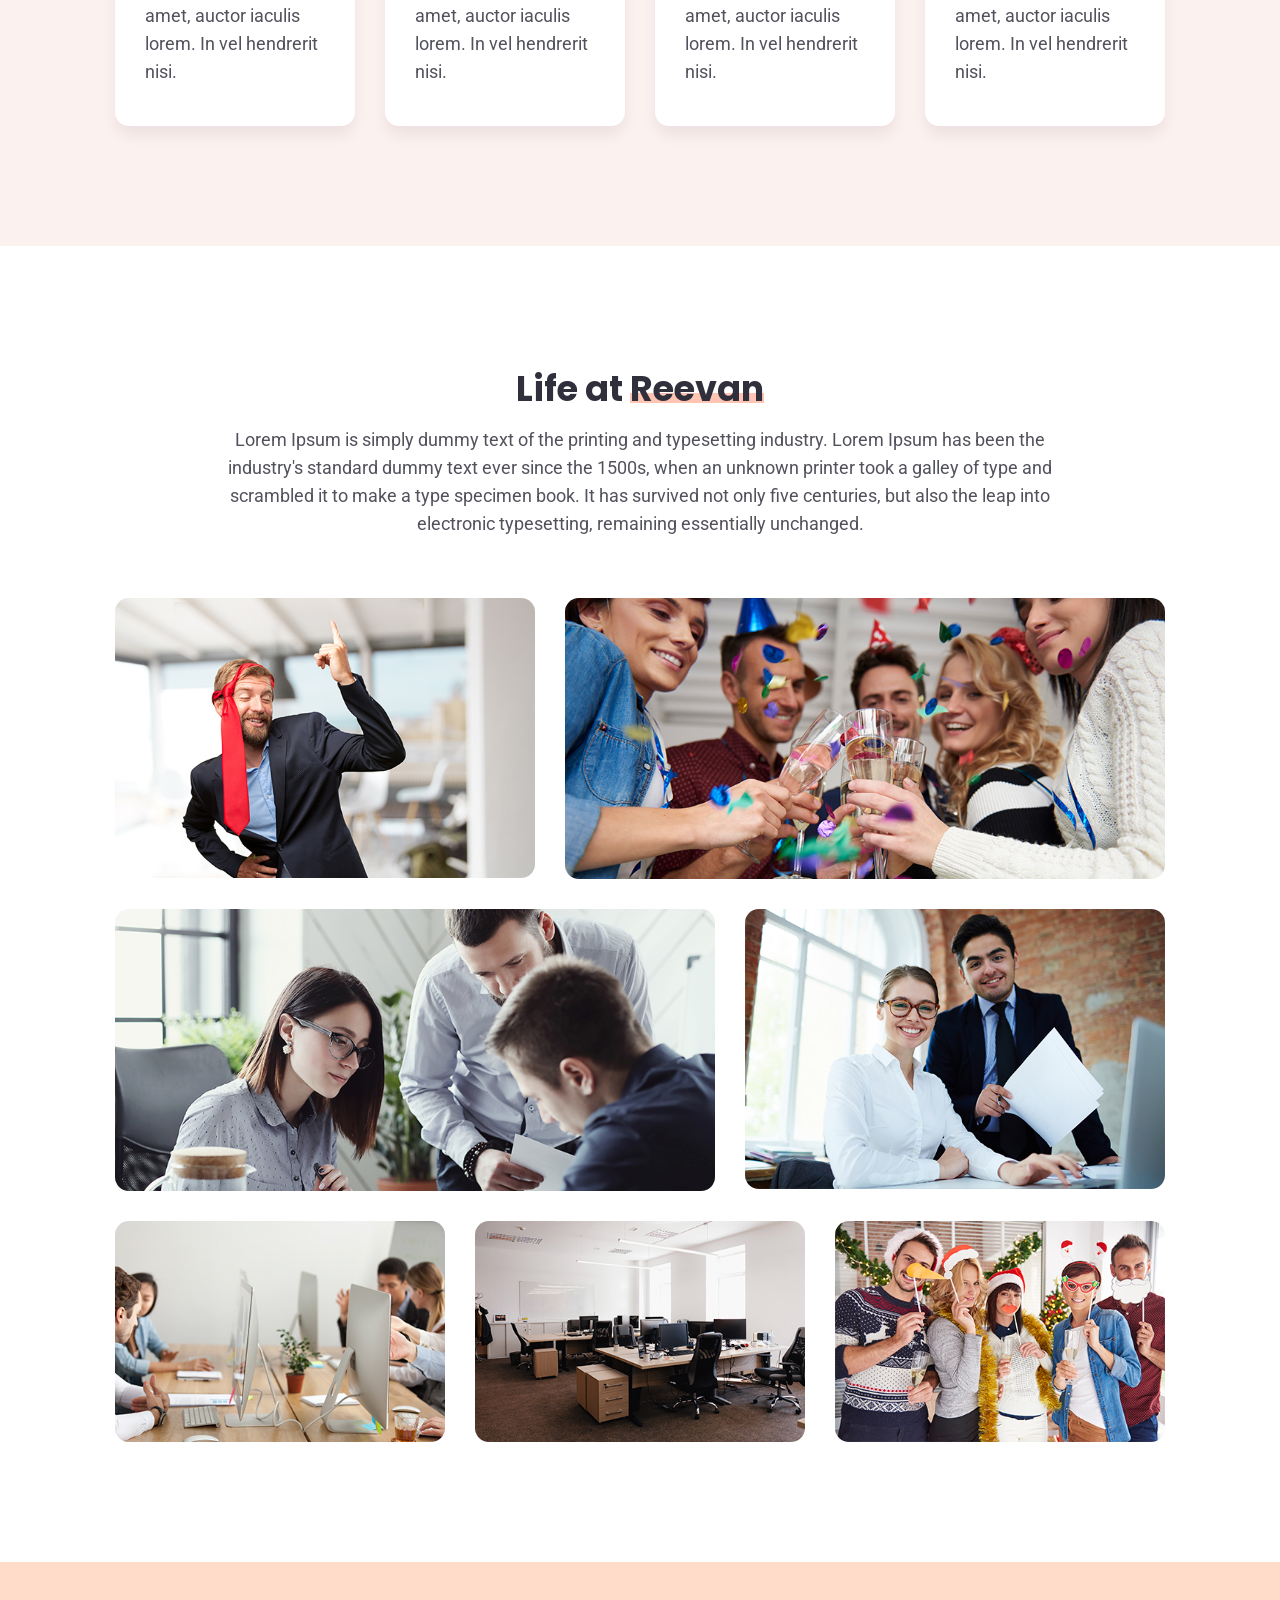
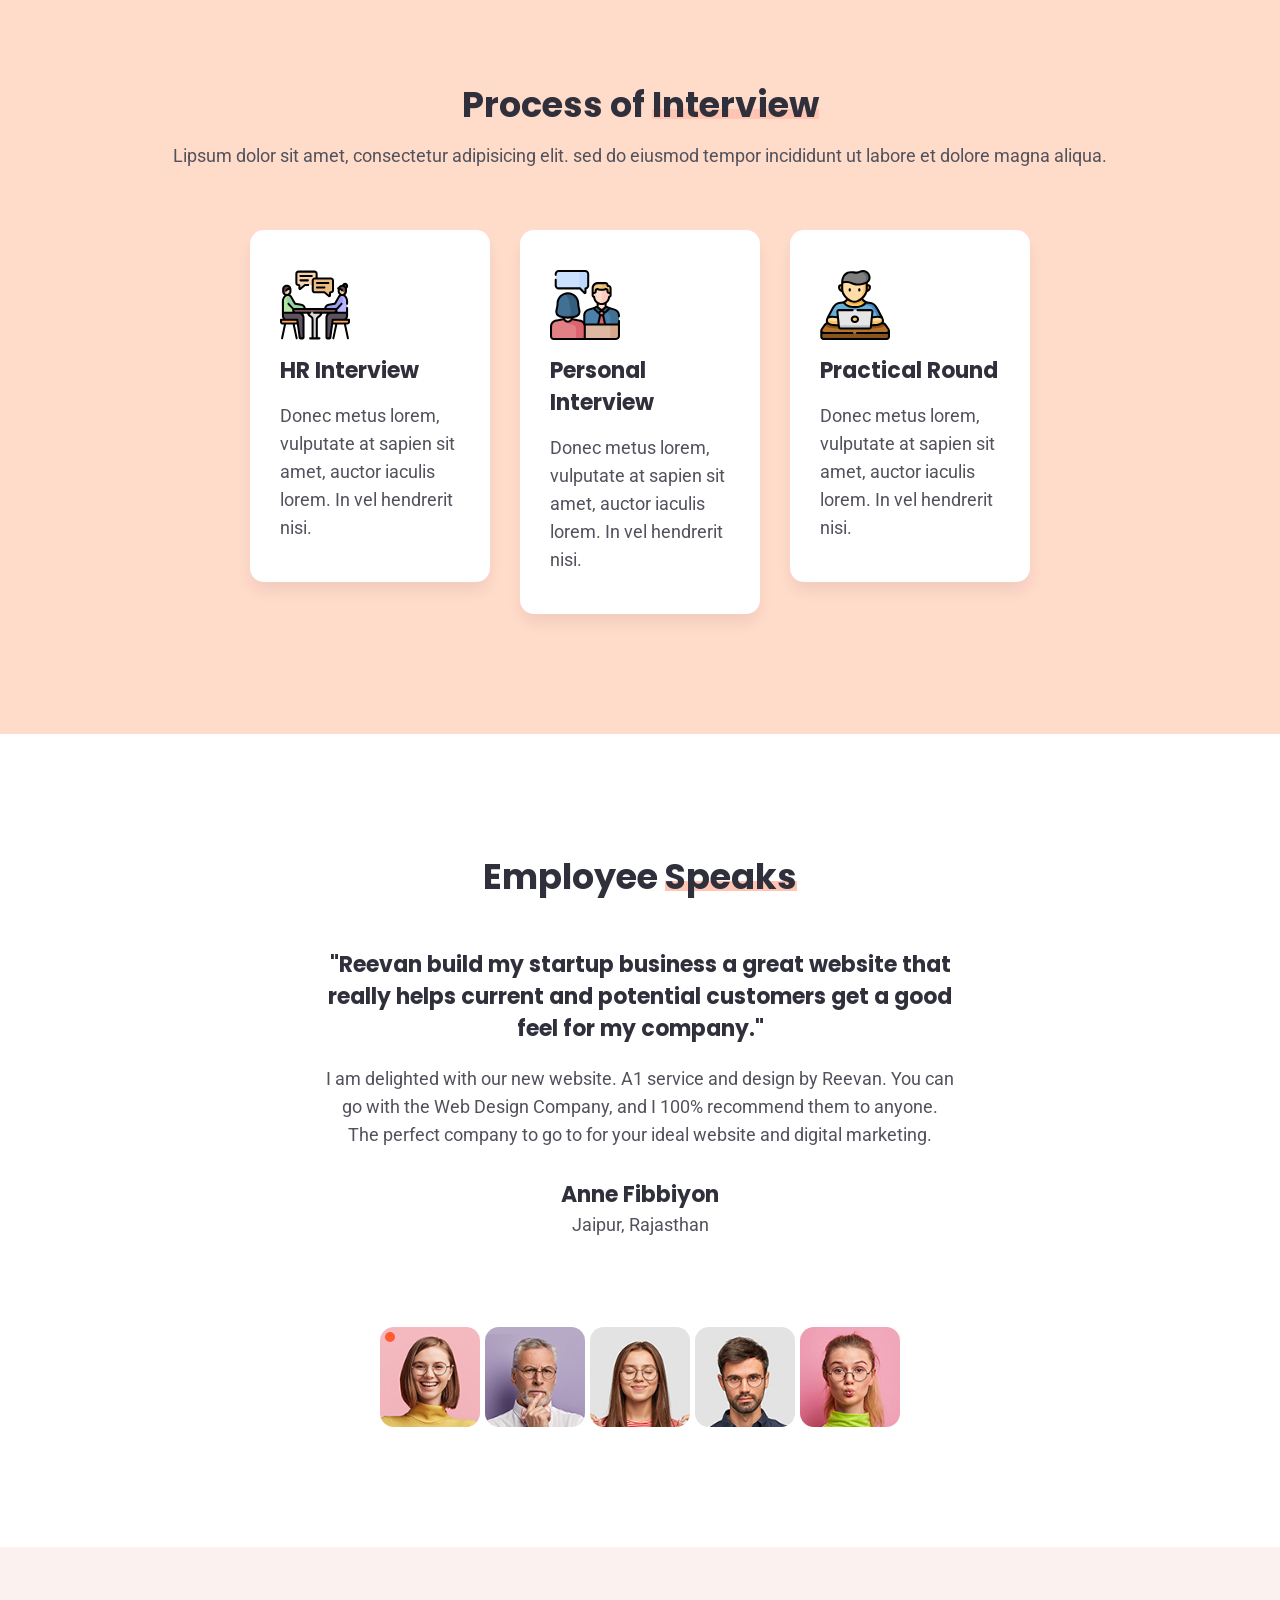
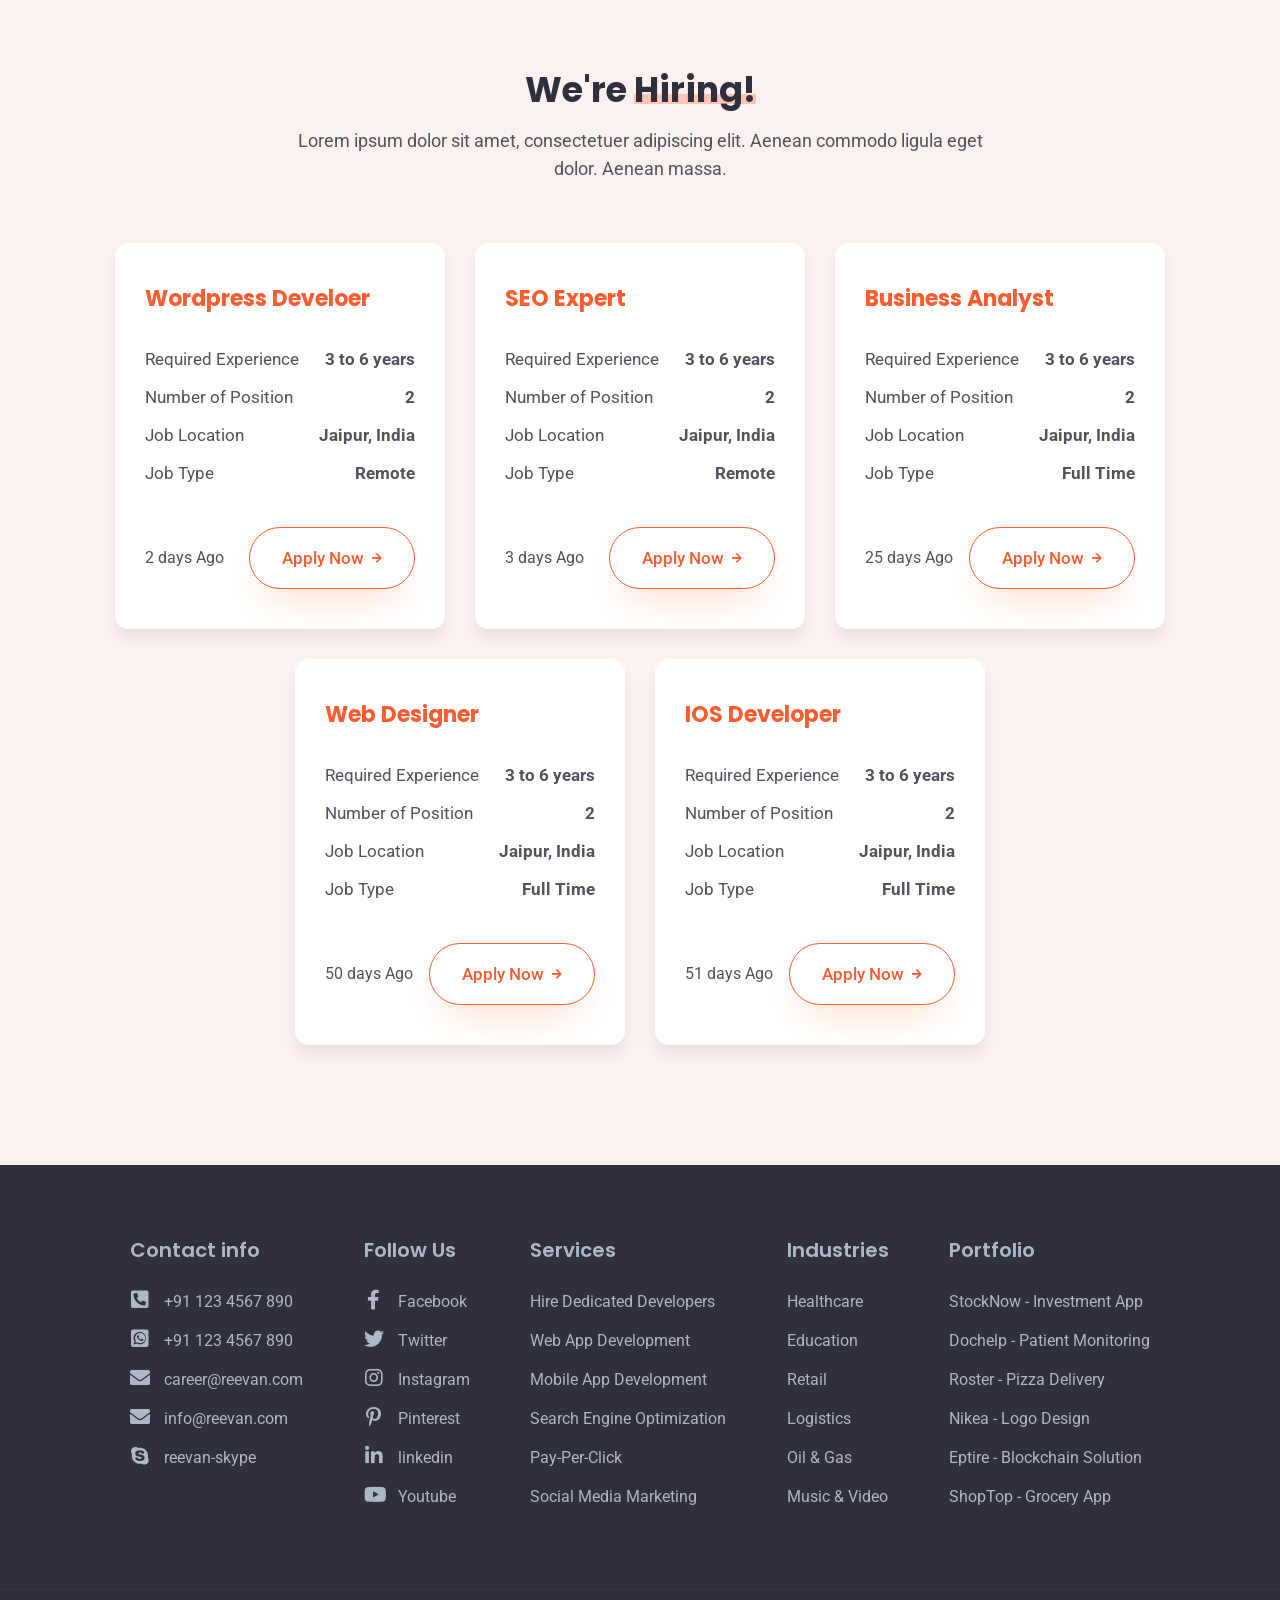
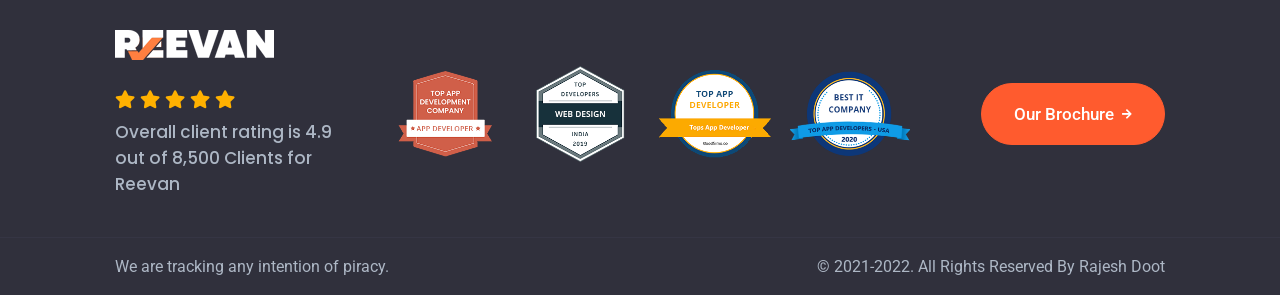
<file: career.html>
<!DOCTYPE html>
<html lang="en" class="no-js">
<head>
	<meta charset="utf-8" />
	<title>Reevan Web Design &amp; Digital Marketing Agency HTML Template</title>
	<meta name="description" content="Creative Agency, Marketing Agency Template">
	<meta name="keywords" content="Creative Agency, Marketing Agency">
	<meta name="author" content="rajesh-doot">
	<meta name="viewport" content="width=device-width, initial-scale=1, shrink-to-fit=no">
	<meta http-equiv="X-UA-Compatible" content="IE=edge">
	<meta name="theme-color" content="#e8f1ff">
	<!--Website-favicon-->
	<link href="images/favicon.png" rel="icon">
	<!--Plugin-css-->
	<link href="css/bootstrap.min.css" rel="stylesheet">
	<link href="css/plugin.min.css" rel="stylesheet">
	<link href="css/all.min.css" rel="stylesheet">
	<link rel="preconnect" href="https://fonts.gstatic.com">
	<link rel="preconnect" href="https://fonts.gstatic.com">
	<link href="https://fonts.googleapis.com/css2?family=Poppins:wght@300;400;500;600;700;800;900&family=Roboto:wght@400;500;700&display=swap" rel="stylesheet">
	<!-- Template-style-->
	<link href="css/style.css" rel="stylesheet">
	<link href="css/responsive.css" rel="stylesheet">
</head>
<body>
	    <!--Start Preloader -->
       <div class="onloadpage" id="page-load">
         <div class="loader-div">
           <div class="on-img"><img src="images/loader.gif" alt="Logo" class="img-fluid" /><span>Loading Please Wait...</span></div>
         </div>
       </div>
       <!--End Preloader -->
       <!--Start Header-->
       <header class="ree-header fixed-top">
         <div class="container-fluid m-p-l-r-0">
           <div class="menu-header">
             <div class="menu-logo">
               <div class="dskt-logo"><a class="nav-brand" href="./">	<img src="images/logo.png" alt="Logo" class="ree-logo" /> </a> </div>
             </div>
             <div class="ree-nav" role="navigation">
               <ul class="nav-list">
                 <li class="megamenu">
                   <a href="#" class="menu-links">Home</a>
                   <div class="menu-dropdown">
                     <div class="menu-block-set">
                       <div class="container">
                         <div class="menu-block-a">
                           <div class="mega-menu-blocks">
                             <p class="mb10">Need a Website?</p>
                             <h4>We Will Shape Your Brand With Our Digital Solutions</h4>
                             <a href="get-quote.html" class="ree-btn ree-btn0 ree-btn-grdt2 mt30"> Request Quote <i class="fas fa-arrow-right fa-btn"></i></a>
                           </div>
                           <div class="mega-menu-blocks">
                             <div class="menu-inner-block-a">
                               <div class="inner-blockss">
                                 <label class="menu-headings">Multi-Page Demo</label>
                                 <ul class="menu-li-link">
                                   <li><a href="app-development.html">App Development</a></li>
                                   <li><a href="creative-agency.html">Creative Agency</a></li>
                                   <li><a href="digital-agency.html">Digital Agency</a></li>
                                   <li><a href="graphic-design.html">Graphic Design</a></li>
                                   <li><a href="lead-generation.html">Lead Generation</a></li>
                                   <li><a href="personal-portfolio.html">Personal Portfolio</a></li>
                                   <li><a href="web-design.html">Web Design</a></li>
                                 </ul>
                               </div>
                               <div class="inner-blockss">
                                 <label class="menu-headings">One-Page Demo</label>
                                 <ul class="menu-li-link">
                                   <li><a href="app-development-onepage.html">App Development</a></li>
                                   <li><a href="creative-agency-onepage.html">Creative Agency</a></li>
                                   <li><a href="digital-agency-onepage.html">Digital Agency</a></li>
                                   <li><a href="graphic-design-onepage.html">Graphic Design</a></li>
                                   <li><a href="lead-generation-onepage.html">Lead Generation</a></li>
                                   <li><a href="personal-portfolio-onepage.html">Personal Portfolio</a></li>
                                   <li><a href="web-design-onepage.html">Web Design</a></li>
                                 </ul>
                               </div>
                               <div class="inner-blockss">
                                 <label class="menu-headings">Coming Soon Demo</label>
                                 <ul class="menu-li-link">
                                   <li><a  href="#." class="dsbld">Corporate Business</a></li>
                                   <li><a  href="#." class="dsbld">Product Landing Page</a></li>
                                   <li><a  href="#." class="dsbld">Photography</a></li>
                                   <li><a  href="#." class="dsbld">Domain & Hosting</a></li>
                                   <li><a  href="#." class="dsbld">E-commerce</a></li>
                                   <li><a  href="#." class="dsbld">Business Development</a></li>
                                 </ul>
                               </div>
                               <div class="inner-blockss">
                                 <label class="menu-headings">&nbsp;</label>
                               </div>
                             </div>
                           </div>
                         </div>
                       </div>
                     </div>
                     <div class="menu-extra-info">
                       <div class="container">
                         <div class="menu-extra-info-inner">
                           <ul>
                             <li>
                               <div class="menu-icon-ree">
                                 <div class="webiocon"> <i class="far fa-envelope"></i> </div>
                               </div>
                               <a href="mailto:reevan@abcd.com">reevan@abcd.com</a>
                             </li>
                             <li>
                               <div class="menu-icon-ree">
                                 <div class="webiocon"> <i class="fas fa-phone-alt"></i> </div>
                               </div>
                               <a href="tel:+91123456789">+91 123 456 7890</a>
                             </li>
                             <li>
                               <div class="menu-icon-ree">
                                 <div class="webiocon"> <i class="fab fa-whatsapp"></i> </div>
                               </div>
                               <a href="https://wa.me/+91123456789">+91 123 456 7890</a>
                             </li>
                             <li>
                               <div class="menu-icon-ree">
                                 <div class="webiocon"> <i class="fab fa-skype"></i> </div>
                               </div>
                               <a href="#">Reevan.Skype</a>
                             </li>
                             <li>
                               <div class="menu-icon-ree">
                                 <div class="webiocon"> <i class="fas fa-question"></i> </div>
                               </div>
                               <a href="#">Why Choose Us</a>
                             </li>
                           </ul>
                         </div>
                       </div>
                     </div>
                   </div>
                 </li>
                 <li class="megamenu">
                   <a href="#" class="menu-links">Pages</a>
                   <div class="menu-dropdown">
                     <div class="menu-block-set">
                       <div class="container">
                         <div class="menu-block-a">
                           <div class="mega-menu-blocks">
                             <h4>Creative, Premium & Scalable Solutions For App and Web Development</h4>
                             <a href="get-quote.html" class="ree-btn ree-btn0 ree-btn-grdt2 mt30"> Request Quote <i class="fas fa-arrow-right fa-btn"></i></a>
                           </div>
                           <div class="mega-menu-blocks">
                             <div class="menu-inner-block-a">
                               <div class="inner-blockss">
                                 <ul class="menu-li-link">
                                   <li><a href="about.html">About Us</a></li>
                                   <li><a href="about-2.html">About Us - 2</a></li>
                                   <li><a href="career.html">Career</a></li>
                                   <li><a href="career-2.html">Career - 2</a></li>
                                   <li><a href="case-study.html">Case Study</a></li>
                                 </ul>
                               </div>
                               <div class="inner-blockss">
                                 <ul class="menu-li-link">
                                   <li><a href="case-study-details.html">Case Study Details</a></li>
                                   <li><a href="core-values.html">Our Core Value</a></li>
                                   <li><a href="get-quote.html">Contact Us</a></li>
                                   <li><a href="get-quote-2.html">Contact Us - 2</a></li>
                                   <li><a href="our-team.html">Our Team</a></li>
                                 </ul>
                               </div>
                               <div class="inner-blockss">
                                 <ul class="menu-li-link">
                                   <li><a href="our-team-2.html">Our Team - 2</a></li>
                                   <li><a href="pricing.html">Pricing</a></li>
                                   <li><a href="pricing-2.html">Pricing - 2</a></li>
                                   <li><a href="services.html">Service</a></li>
                                   <li><a href="services-2.html">Service - 2</a></li>
                                 </ul>
                               </div>
                               <div class="inner-blockss">
                                 <ul class="menu-li-link">
                                   <li><a href="service-details.html">Service Details</a></li>
                                   <li><a href="service-details-2.html">Service Details - 2</a></li>
                                   <li><a href="why-us.html">Why Choose Us</a></li>
                                 </ul>
                               </div>
                             </div>
                           </div>
                         </div>
                       </div>
                     </div>
                     <div class="menu-extra-info">
                       <div class="container">
                         <div class="menu-extra-info-inner">
                           <ul>
                             <li>
                               <div class="menu-icon-ree">
                                 <div class="webiocon"> <i class="far fa-envelope"></i> </div>
                               </div>
                               <a href="mailto:reevan@abcd.com">reevan@abcd.com</a>
                             </li>
                             <li>
                               <div class="menu-icon-ree">
                                 <div class="webiocon"> <i class="fas fa-phone-alt"></i> </div>
                               </div>
                               <a href="tel:+91123456789">+91 123 456 7890</a>
                             </li>
                             <li>
                               <div class="menu-icon-ree">
                                 <div class="webiocon"> <i class="fab fa-whatsapp"></i> </div>
                               </div>
                               <a href="https://wa.me/+91123456789">+91 123 456 7890</a>
                             </li>
                             <li>
                               <div class="menu-icon-ree">
                                 <div class="webiocon"> <i class="fab fa-skype"></i> </div>
                               </div>
                               <a href="#">Reevan.Skype</a>
                             </li>
                             <li>
                               <div class="menu-icon-ree">
                                 <div class="webiocon"> <i class="fas fa-question"></i> </div>
                               </div>
                               <a href="#">Why Choose Us</a>
                             </li>
                           </ul>
                         </div>
                       </div>
                     </div>
                   </div>
                 </li>
                 <li class="megamenu mega-small">
                   <a href="#"  class="menu-links">Portfolio</a>
                   <div class="menu-dropdown">
                     <div class="menu-block-set"> 
                       <a class="dropdown-item" href="portfolio-modern.html">Portfolio Modern</a>
                       <a class="dropdown-item" href="portfolio-2.html">Portfolio 3 Grid</a>
                       <a class="dropdown-item" href="portfolio-3.html">Portfolio 4 Grid</a>
                       <a class="dropdown-item" href="portfolio-details.html">Portfolio Details</a>							 
                       <a class="dropdown-item" href="portfolio-details-2.html">Portfolio Details - 2</a>						 
                     </div>
                   </div>
                 </li>
                 <li class="megamenu mega-small">
                   <a href="#"  class="menu-links">Blogs</a>
                   <div class="menu-dropdown">
                     <div class="menu-block-set"> 
                       <a class="dropdown-item" href="blog.html">Blog Page</a>
                       <a class="dropdown-item" href="blog-details.html">Blog Details</a>					 
                     </div>
                   </div>
                 </li>
                 <li class="megamenu mega-small">
                   <a href="#"  class="menu-links">Contact Us</a>
                   <div class="menu-dropdown">
                     <div class="menu-block-set"> 
                       <a class="dropdown-item" href="get-quote.html">Contact Us</a>
                       <a class="dropdown-item" href="get-quote-2.html">Contact Us - 2</a>			 
                     </div>
                   </div>
                 </li>
               </ul>
             </div>
             <div class="ree-nav-cta">
               <ul>
                 <li><a href="get-quote.html" class="ree-btn ree-btn0 ree-btn-grdt2"> Request Quote</a> </li>
               </ul>
             </div>
             <div class="mobile-menu2">
               <ul class="mob-nav2">
                 <li><a href="get-quote.html" class="ree-btn2 ree-btn-grdt1"><i class="fas fa-envelope-open-text"></i></a></li>
                 <li class="navm-"><a class="toggle" href="#"> <span></span> </a> </li>
               </ul>
             </div>
           <!-- mobile Nav -->
             <nav id="main-nav">
               <ul>
                 <li>
                   <a href="#">Home</a>
                   <ul>
                     <li><a href="#">Multi-Page Demo</a>
                       <ul>
                         <li><a href="app-development.html">App Development</a></li>
                         <li><a href="creative-agency.html">Creative Agency</a></li>
                         <li><a href="digital-agency.html">Digital Agency</a></li>
                         <li><a href="graphic-design.html">Graphic Design</a></li>
                         <li><a href="lead-generation.html">Lead Generation</a></li>
                         <li><a href="personal-portfolio.html">Personal Portfolio</a></li>
                         <li><a href="web-design.html">Web Design</a></li>
                       </ul>
                     </li>
                     <li><a href="#">One-Page Demo</a>
                       <ul>
                         <li><a href="app-development-onepage.html">App Development</a></li>
                         <li><a href="creative-agency-onepage.html">Creative Agency</a></li>
                         <li><a href="digital-agency-onepage.html">Digital Agency</a></li>
                         <li><a href="graphic-design-onepage.html">Graphic Design</a></li>
                         <li><a href="lead-generation-onepage.html">Lead Generation</a></li>
                         <li><a href="personal-portfolio-onepage.html">Personal Portfolio</a></li>
                         <li><a href="web-design-onepage.html">Web Design</a></li>
                       </ul>
                     </li>
                   </ul>
                 </li>              
                 <li><a href="#">Pages</a>
                   <ul>
                     <li><a href="about.html">About Us</a></li>
                     <li><a href="about-2.html">About Us - 2</a></li>
                     <li><a href="career.html">Career</a></li>
                     <li><a href="career-2.html">Career - 2</a></li>
                     <li><a href="case-study.html">Case Study</a></li>
                     <li><a href="case-study-details.html">Case Study Details</a></li>
                     <li><a href="core-values.html">Our Core Value</a></li>
                     <li><a href="get-quote.html">Contact Us</a></li>
                     <li><a href="get-quote-2.html">Contact Us - 2</a></li>
                     <li><a href="our-team.html">Our Team</a></li>
                     <li><a href="our-team-2.html">Our Team - 2</a></li>
                     <li><a href="pricing.html">Pricing</a></li>
                     <li><a href="pricing-2.html">Pricing - 2</a></li>
                     <li><a href="services.html">Service</a></li>
                     <li><a href="services-2.html">Service - 2</a></li>
                     <li><a href="service-details.html">Service Details</a></li>
                     <li><a href="service-details-2.html">Service Details - 2</a></li>
                     <li><a href="why-us.html">Why Choose Us</a></li>
                   </ul>
                 </li>
                 <li><a href="#">Portfolio</a>
                   <ul>
                     <li><a href="portfolio-modern.html">Portfolio Modern</a></li>
                     <li><a href="portfolio-2.html">Portfolio 3 Grid</a></li>
                     <li><a href="portfolio-3.html">Portfolio 4 Grid</a></li>
                     <li>><a href="portfolio-details.html">Portfolio Details</a></li>
                     <li><a href="portfolio-details-2.html">Portfolio Details - 2</a></li>
                     <li><a href="portfolio-details.html">Portfolio Details</a></li>
                   </ul>
                 </li>
                 <li><a href="#">Blogs</a>
                   <ul>
                     <li>  <a href="blog.html">Blog Page</a></li>
                     <li>  <a href="blog-details.html">Blog Details</a></li>
                   </ul>
                 </li>
              <li><a href="#">Contact Page</a>
                   <ul>
                  <li><a href="get-quote.html">Contact Us</a></li>
                  <li><a href="get-quote-2.html">Contact Us - 2</a></li>
                   </ul>
                 </li>             
               </ul>
               <ul class="bottom-nav">
                 <li class="ree-hc">
                   <a href="tel:123567890" rel="noreferrer" target="_blank">
                     <svg version="1.1"  xmlns="http://www.w3.org/2000/svg" xmlns:xlink="http://www.w3.org/1999/xlink" x="0px" y="0px" viewBox="0 0 25.625 25.625" style="enable-background:new 0 0 25.625 25.625;" xml:space="preserve">
                       <g>
                         <path d="M22.079,17.835c-1.548-1.324-3.119-2.126-4.648-0.804l-0.913,0.799 c-0.668,0.58-1.91,3.29-6.712-2.234C5.005,10.079,7.862,9.22,8.531,8.645l0.918-0.8c1.521-1.325,0.947-2.993-0.15-4.71l-0.662-1.04  C7.535,0.382,6.335-0.743,4.81,0.58L3.986,1.3C3.312,1.791,1.428,3.387,0.971,6.419c-0.55,3.638,1.185,7.804,5.16,12.375
                           c3.97,4.573,7.857,6.87,11.539,6.83c3.06-0.033,4.908-1.675,5.486-2.272l0.827-0.721c1.521-1.322,0.576-2.668-0.973-3.995 L22.079,17.835z" />
                       </g>
                     </svg>
                   </a>
                 </li>
                 <li class="ree-hc">
                   <a href="mailto:abc@example.com" target="_blank">
                     <svg xmlns="http://www.w3.org/2000/svg" width="24" height="24" viewBox="0 0 24 24">
                       <path d="M20 4H4c-1.1 0-1.99.9-1.99 2L2 18c0 1.1.9 2 2 2h16c1.1 0 2-.9 2-2V6c0-1.1-.9-2-2-2zm0 4l-8 5-8-5V6l8 5 8-5v2z" />
                       <path d="M0 0h24v24H0z" fill="none" />
                     </svg>
                   </a>
                 </li>
                 <li class="ree-hc">
                   <a href="skype:reevan.company" rel="noreferrer" target="_blank">
                     <svg xmlns="http://www.w3.org/2000/svg" viewBox="0 0 448 512">
                       <path d="M424.7 299.8c2.9-14 4.7-28.9 4.7-43.8 0-113.5-91.9-205.3-205.3-205.3-14.9 0-29.7 1.7-43.8 4.7C161.3 40.7 137.7 32 112 32 50.2 32 0 82.2 0 144c0 25.7 8.7 49.3 23.3 68.2-2.9 14-4.7 28.9-4.7 43.8 0 113.5 91.9 205.3 205.3 205.3 14.9 0 29.7-1.7 43.8-4.7 19 14.6 42.6 23.3 68.2 23.3 61.8 0 112-50.2 112-112 .1-25.6-8.6-49.2-23.2-68.1zm-194.6 91.5c-65.6 0-120.5-29.2-120.5-65 0-16 9-30.6 29.5-30.6 31.2 0 34.1 44.9 88.1 44.9 25.7 0 42.3-11.4 42.3-26.3 0-18.7-16-21.6-42-28-62.5-15.4-117.8-22-117.8-87.2 0-59.2 58.6-81.1 109.1-81.1 55.1 0 110.8 21.9 110.8 55.4 0 16.9-11.4 31.8-30.3 31.8-28.3 0-29.2-33.5-75-33.5-25.7 0-42 7-42 22.5 0 19.8 20.8 21.8 69.1 33 41.4 9.3 90.7 26.8 90.7 77.6 0 59.1-57.1 86.5-112 86.5z" />
                     </svg>
                   </a>
                 </li>
                 <li class="ree-hc">
                   <a href="wa.me/+91123456789" rel="noreferrer" target="_blank">
                     <svg version="1.1"  xmlns="http://www.w3.org/2000/svg" xmlns:xlink="http://www.w3.org/1999/xlink" x="0px" y="0px" viewBox="0 0 512 512"	style="enable-background:new 0 0 512 512;" xml:space="preserve">
                       <g>
                         <path d="M256.064,0h-0.128C114.784,0,0,114.816,0,256c0,56,18.048,107.904,48.736,150.048l-31.904,95.104l98.4-31.456 C155.712,496.512,204,512,256.064,512C397.216,512,512,397.152,512,256S397.216,0,256.064,0z M405.024,361.504 c-6.176,17.44-30.688,31.904-50.24,36.128c-13.376,2.848-30.848,5.12-89.664-19.264C189.888,347.2,141.44,270.752,137.664,265.792
                           c-3.616-4.96-30.4-40.48-30.4-77.216s18.656-54.624,26.176-62.304c6.176-6.304,16.384-9.184,26.176-9.184 c3.168,0,6.016,0.16,8.576,0.288c7.52,0.32,11.296,0.768,16.256,12.64c6.176,14.88,21.216,51.616,23.008,55.392 c1.824,3.776,3.648,8.896,1.088,13.856c-2.4,5.12-4.512,7.392-8.288,11.744c-3.776,4.352-7.36,7.68-11.136,12.352 c-3.456,4.064-7.36,8.416-3.008,15.936c4.352,7.36,19.392,31.904,41.536,51.616c28.576,25.44,51.744,33.568,60.032,37.024 c6.176,2.56,13.536,1.952,18.048-2.848c5.728-6.176,12.8-16.416,20-26.496c5.12-7.232,11.584-8.128,18.368-5.568 c6.912,2.4,43.488,20.48,51.008,24.224c7.52,3.776,12.48,5.568,14.304,8.736C411.2,329.152,411.2,344.032,405.024,361.504z"/>
                       </g>
                     </svg>
                   </a>
                 </li>
               </ul>
             </nav>
           </div>
         </div>
       </header>
       <!-- Header End -->

      <!--page head-->
      <div class="port-head-sec pt85 pb120 r-bg-x">
         <div class="container">
            <div class="row vcenter pt80">
               <div class="col-lg-6">
                  <div class="page-headings">
                     <span class="sub-heading mb15" data-aos="fade-up" data-aos-delay="200"><i class="fas fa-briefcase mr5"></i> Career</span>
                     <h1 class="mb15" data-aos="fade-up" data-aos-delay="400">Opportunities don't happen, you create them.</h1>
                     <p class="h-light" data-aos="fade-up" data-aos-delay="600">Lorem ipsum dolor sit amet, consectetuer adipiscing elit. Aenean commodo ligula eget dolor. Aenean massa. Cum sociis natoque penatibus et magnis.</p>
                     <a href="#job" class="port-links mt40" data-aos="fade-up" data-aos-delay="800">Join Our Team <i class="fas fa-arrow-right fa-btn"></i></a>						
                  </div>
               </div>
               <div class="col-lg-6">
                  <div class="sol-img m-mt30" data-aos="fade-in" data-aos-delay="400"><img src="images/others/interview.jpg" alt="interview" class="img-fluid"></div>
               </div>
            </div>
         </div>
      </div>
       <!--page head end-->

      <!--career benefits-->
      <section class="r-bg-a sec-pad">
         <div class="container">
            <div class="row justify-content-center">
               <div class="col-lg-12 text-center">
                  <div class="page-headings">
                     <h2 class="mb15">We are hiring <span class="ree-text rt40">heroes!</span> Time to value your skills.</h2>
                     <p class="mt15">Lipsum dolor sit amet, consectetur adipisicing elit. sed do eiusmod tempor incididunt ut labore et dolore magna aliqua.</p>
                  </div>
               </div>
            </div>
            <div class="row justify-content-center mt30">
               <div class="col-lg-3 col-md-6 col-sm-6 mt30">
                  <div class="process-content ree-card">
                     <div class="process-block">
                        <div class="process-icon">
                           <img src="images/icons/peace-of-mind.svg" alt="service" class="icon70 mb15">
                        </div>
                        <h4>Peace of mind</h4>
                        <p>Donec metus lorem, vulputate at sapien sit amet, auctor iaculis lorem. In vel hendrerit nisi. </p>
                     </div>
                  </div>
               </div>
               <div class="col-lg-3 col-md-6 col-sm-6 mt30">
                  <div class="process-content ree-card">
                     <div class="process-block">
                        <div class="process-icon">
                           <img src="images/icons/healthcare.svg" alt="service" class="icon70 mb15">
                        </div>
                        <h4>Private healthcare</h4>
                        <p>Donec metus lorem, vulputate at sapien sit amet, auctor iaculis lorem. In vel hendrerit nisi. </p>
                     </div>
                  </div>
               </div>
               <div class="col-lg-3 col-md-6 col-sm-6 mt30">
                  <div class="process-content ree-card">
                     <div class="process-block">
                        <div class="process-icon">
                           <img src="images/icons/presentation.svg" alt="service" class="icon70 mb15">
                        </div>
                        <h4>Internal workshops</h4>
                        <p>Donec metus lorem, vulputate at sapien sit amet, auctor iaculis lorem. In vel hendrerit nisi. </p>
                     </div>
                  </div>
               </div>
               <div class="col-lg-3 col-md-6 col-sm-6 mt30">
                  <div class="process-content ree-card">
                     <div class="process-block">
                        <div class="process-icon">
                           <img src="images/icons/sunglasses.svg" alt="service" class="icon70 mb15">
                        </div>
                        <h4>Additional accessories</h4>
                        <p>Donec metus lorem, vulputate at sapien sit amet, auctor iaculis lorem. In vel hendrerit nisi. </p>
                     </div>
                  </div>
               </div>
               <div class="col-lg-3 col-md-6 col-sm-6 mt30">
                  <div class="process-content ree-card">
                     <div class="process-block">
                        <div class="process-icon">
                           <img src="images/icons/paid-content.svg" alt="service" class="icon70 mb15">
                        </div>
                        <h4>Books & paid content</h4>
                        <p>Donec metus lorem, vulputate at sapien sit amet, auctor iaculis lorem. In vel hendrerit nisi. </p>
                     </div>
                  </div>
               </div>
               <div class="col-lg-3 col-md-6 col-sm-6 mt30">
                  <div class="process-content ree-card">
                     <div class="process-block">
                        <div class="process-icon">
                           <img src="images/icons/office-table.svg" alt="service" class="icon70 mb15">
                        </div>
                        <h4>World class infrastructure</h4>
                        <p>Donec metus lorem, vulputate at sapien sit amet, auctor iaculis lorem. In vel hendrerit nisi. </p>
                     </div>
                  </div>
               </div>
               <div class="col-lg-3 col-md-6 col-sm-6 mt30">
                  <div class="process-content ree-card">
                     <div class="process-block">
                        <div class="process-icon">
                           <img src="images/icons/group.svg" alt="service" class="icon70 mb15">
                        </div>
                        <h4>Community Meetups</h4>
                        <p>Donec metus lorem, vulputate at sapien sit amet, auctor iaculis lorem. In vel hendrerit nisi. </p>
                     </div>
                  </div>
               </div>
               <div class="col-lg-3 col-md-6 col-sm-6 mt30">
                  <div class="process-content ree-card">
                     <div class="process-block">
                        <div class="process-icon">
                           <img src="images/icons/consulting.svg" alt="service" class="icon70 mb15">
                        </div>
                        <h4>Training and Mentorship</h4>
                        <p>Donec metus lorem, vulputate at sapien sit amet, auctor iaculis lorem. In vel hendrerit nisi. </p>
                     </div>
                  </div>
               </div>
            </div>
         </div>
      </section>
      <!--career benefits end-->

      <!--agency office-->
      <section class="r-bg-x sec-pad">
         <div class="container">
            <div class="row justify-content-center">
               <div class="col-lg-10 text-center">
                  <div class="page-headings">
                     <h2 class="mb15">Life at <span class="ree-text rt40">Reevan</span></h2>
                     <p class="mt15">Lorem Ipsum is simply dummy text of the printing and typesetting industry. Lorem Ipsum has been the industry's standard dummy text ever since the 1500s, when an unknown printer took a galley of type and scrambled it to make a type specimen book. It has survived not only five centuries, but also the leap into electronic typesetting, remaining essentially unchanged.</p>
                  </div>
               </div>
            </div>
            <div class="row justify-content-center mt30">
               <div class="col-lg-5 col-md-5 mt30">
						<div class="hovr-scale-main">
							<div class="portfolio-flimg hovr-scale-base">
								<a href="#"> <img src="images/others/office-inner1.jpg" alt="portfolio" class="w-100"> </a>
							</div>
						</div>
					</div>

               <div class="col-lg-7 col-md-7 mt30">
						<div class="hovr-scale-main">
							<div class="portfolio-flimg hovr-scale-base">
								<a href="#"> <img src="images/others/office-inner2.jpg" alt="portfolio" class="w-100"> </a>
							</div>
						</div>
					</div>

               <div class="col-lg-7 col-md-7 mt30">
						<div class="hovr-scale-main">
							<div class="portfolio-flimg hovr-scale-base">
								<a href="#"> <img src="images/others/office-inner3.jpg" alt="portfolio" class="w-100"> </a>
							</div>
						</div>
					</div>

               <div class="col-lg-5 col-md-5 mt30">
						<div class="hovr-scale-main">
							<div class="portfolio-flimg hovr-scale-base">
								<a href="#"> <img src="images/others/office-inner4.jpg" alt="portfolio" class="w-100"> </a>
							</div>
						</div>
					</div>

               <div class="col-lg-4 col-md-4 mt30">
						<div class="hovr-scale-main">
							<div class="portfolio-flimg hovr-scale-base">
								<a href="#"> <img src="images/others/office-inner5.jpg" alt="portfolio" class="w-100"> </a>
							</div>
						</div>
					</div>

               <div class="col-lg-4 col-md-4 mt30">
						<div class="hovr-scale-main">
							<div class="portfolio-flimg hovr-scale-base">
								<a href="#"> <img src="images/others/office-inner6.jpg" alt="portfolio" class="w-100"> </a>
							</div>
						</div>
					</div>

               <div class="col-lg-4 col-md-4 mt30">
						<div class="hovr-scale-main">
							<div class="portfolio-flimg hovr-scale-base">
								<a href="#"> <img src="images/others/office-inner7.jpg" alt="portfolio" class="w-100"> </a>
							</div>
						</div>
					</div>
            </div>
         </div>
      </section>
      <!---agency office end-->

      <!--Interview Process-->
      <section class="r-bg-d sec-pad">
         <div class="container">
            <div class="row justify-content-center">
               <div class="col-lg-12 text-center">
                  <div class="page-headings">
                     <h2 class="mb15">Process of <span class="ree-text rt40">Interview</span></h2>
                     <p class="mt15">Lipsum dolor sit amet, consectetur adipisicing elit. sed do eiusmod tempor incididunt ut labore et dolore magna aliqua.</p>
                  </div>
               </div>
            </div>
            <div class="row justify-content-center mt30">
               <div class="col-lg-3 col-md-6 col-sm-6 mt30">
                  <div class="process-content ree-card">
                     <div class="process-block">
                        <div class="process-icon">
                           <img src="images/icons/interview.svg" alt="service" class="icon70 mb15">
                        </div>
                        <h4>HR Interview</h4>
                        <p>Donec metus lorem, vulputate at sapien sit amet, auctor iaculis lorem. In vel hendrerit nisi. </p>
                     </div>
                  </div>
               </div>
               <div class="col-lg-3 col-md-6 col-sm-6 mt30">
                  <div class="process-content ree-card">
                     <div class="process-block">
                        <div class="process-icon">
                           <img src="images/icons/job-interview.svg" alt="service" class="icon70 mb15">
                        </div>
                        <h4>Personal Interview</h4>
                        <p>Donec metus lorem, vulputate at sapien sit amet, auctor iaculis lorem. In vel hendrerit nisi. </p>
                     </div>
                  </div>
               </div>
               <div class="col-lg-3 col-md-6 col-sm-6 mt30">
                  <div class="process-content ree-card">
                     <div class="process-block">
                        <div class="process-icon">
                           <img src="images/icons/browsing.svg" alt="service" class="icon70 mb15">
                        </div>
                        <h4>Practical Round</h4>
                        <p>Donec metus lorem, vulputate at sapien sit amet, auctor iaculis lorem. In vel hendrerit nisi. </p>
                     </div>
                  </div>
               </div>
            </div>
         </div>
      </section>
      <!---Interview Process end-->


      <!--Employee Speaks-->
      <section class="r-bg-x sec-pad">
         <div class="container">
            <div class="row">
               <div class="col-lg-12">
                  <div class="heading-review text-center">
                     <h2 class="mb50">Employee  <span class="ree-text rt40">Speaks</span></h2>
                     <div class="testimonial-card-b owl-carousel mt30">
                        <div class="review-slider">
                           <h4 class="mb20">"Reevan build my startup business a great website that really helps current and	potential customers get a good feel for my company."</h4>
                           <p>I am delighted with our new website. A1 service and design by Reevan. You can go with the Web Design Company, and I 100% recommend them to anyone. The perfect company to go to for your ideal website and digital marketing.</p>
                           <div class="reviewers mt30">
                              <div class="reviewers-nam">
                                 <h4>Anne Fibbiyon</h4>
                                 <p>Jaipur, Rajasthan</p>
                              </div>
                           </div>
                        </div>
                        <div class="review-slider">
                           <h4 class="mb20">"Reevan build my startup business a great website that really helps current and potential customers get a good feel for my company."</h4>
                           <p>I was facing multiple issues with my old website and that i discovered reevan. they resolved all the problems in the website they also helped me with marketing. which has helped me to acquire more customers. Retention on the website has also increased.</p>
                           <div class="reviewers mt30">
                              <div class="reviewers-nam">
                                 <h4>Mayank Jhalana</h4>
                                 <p>Ajamer, Rajasthan</p>
                              </div>
                           </div>
                        </div>
                        <div class="review-slider">
                           <h4 class="mb20">"Reevan build my startup business a great website that really helps current and potential customers get a good feel for my company."</h4>
                           <p>I was facing multiple issues with my old website and that i discovered reevan. they resolved all the problems in the website they also helped me with marketing. which has helped me to acquire more customers. Retention on the website has also increased.</p>
                           <div class="reviewers mt30">
                              <div class="reviewers-nam">
                                 <h4>Eric Shun</h4>
                                 <p>Nagpur, India</p>
                              </div>
                           </div>
                        </div>
                        <div class="review-slider">
                           <h4 class="mb20">"Reevan build my startup business a great website that really helps current and potential customers get a good feel for my company."</h4>
                           <p>I was facing multiple issues with my old website and that i discovered reevan. they resolved all the problems in the website they also helped me with marketing. which has helped me to acquire more customers. Retention on the website has also increased.</p>
                           <div class="reviewers mt30">
                              <div class="reviewers-nam">
                                 <h4>Gene Jacket</h4>
                                 <p>Tuklic, UK</p>
                              </div>
                           </div>
                        </div>
                        <div class="review-slider">
                           <h4 class="mb20">"Reevan build my startup business a great website that really helps current and potential customers get a good feel for my company."</h4>
                           <p>I was facing multiple issues with my old website and that i discovered reevan. they resolved all the problems in the website they also helped me with marketing. which has helped me to acquire more customers. Retention on the website has also increased.</p>
                           <div class="reviewers mt30">
                              <div class="reviewers-nam">
                                 <h4>Marion Gaze</h4>
                                 <p>Olivia, USA</p>
                              </div>
                           </div>
                        </div>
                     </div>
                     <div class="clients-creative-pic mt30">
                        <div class="owl-dots" id="testimonials-avatar">
                           <button class="dot-c1 tcc1 owl-dot mt30">  <img alt="image" src="images/users/user5.jpg"></button>
                           <button class="dot-c1 tcc2 owl-dot mt30">  <img alt="image" src="images/users/user4.jpg"></button>
                           <button class="dot-c1 tcc3 owl-dot active mt30">  <img alt="image" src="images/users/user3.jpg"></button>
                           <button class="dot-c1 tcc4 owl-dot mt30">  <img alt="image" src="images/users/user2.jpg"></button>
                           <button class="dot-c1 tcc5 owl-dot mt30">  <img alt="image" src="images/users/user1.jpg"></button>
                        </div>
                     </div>
                  </div>
               </div>
            </div>
         </div>
      </section>
      <!--end Employee Speaks-->

      <!--job opeaning-->
      <section class="home-partners-block r-bg-a sec-pad" id="job">
         <div class="container">
            <div class="row justify-content-center">
               <div class="col-lg-8">
                  <div class="sec-heading text-center">
                     <h2 class="mb15">We're <span class="ree-text rt40">Hiring!</span></h2>
                     <p>Lorem ipsum dolor sit amet, consectetuer adipiscing elit. Aenean commodo ligula eget dolor. Aenean massa.</p>
                  </div>
               </div>
            </div>
            <div class="row justify-content-center mt30">

               <div class="col-lg-4 mt30">
                  <div class="job-detail ree-card">
                     <h4>Wordpress Develoer</h4>
                     <div class="job-info w-100 mt30">
                        <div class="career-detail">
                           <p>Required Experience</p>
                           <p>3 to 6 years</p>
                        </div>
                        <div class="career-detail">
                           <p>Number of Position</p>
                           <p>2</p>
                        </div>
                        <div class="career-detail">
                           <p>Job Location</p>
                           <p>Jaipur, India</p>
                        </div>
                        <div class="career-detail">
                           <p>Job Type</p>
                           <p>Remote</p>
                        </div>
                     </div>
                     <div class="job-titl mt40">
                        <p>2 days Ago</p>
                        <a href="get-quote.html" class="ree-btn  ree-btn-grdt2">Apply Now <i class="fas fa-arrow-right fa-btn"></i></a>
                     </div>
                  </div>
               </div>

               <div class="col-lg-4 mt30">
                  <div class="job-detail ree-card">
                     <h4>SEO Expert</h4>
                     <div class="job-info w-100 mt30">
                        <div class="career-detail">
                           <p>Required Experience</p>
                           <p>3 to 6 years</p>
                        </div>
                        <div class="career-detail">
                           <p>Number of Position</p>
                           <p>2</p>
                        </div>
                        <div class="career-detail">
                           <p>Job Location</p>
                           <p>Jaipur, India</p>
                        </div>
                        <div class="career-detail">
                           <p>Job Type</p>
                           <p>Remote</p>
                        </div>
                     </div>
                     <div class="job-titl mt40">
                        <p>3 days Ago</p>
                        <a href="get-quote.html" class="ree-btn  ree-btn-grdt2">Apply Now <i class="fas fa-arrow-right fa-btn"></i></a>
                     </div>
                  </div>
               </div>


               <div class="col-lg-4 mt30">
                  <div class="job-detail ree-card">
                     <h4>Business Analyst</h4>
                     <div class="job-info w-100 mt30">
                        <div class="career-detail">
                           <p>Required Experience</p>
                           <p>3 to 6 years</p>
                        </div>
                        <div class="career-detail">
                           <p>Number of Position</p>
                           <p>2</p>
                        </div>
                        <div class="career-detail">
                           <p>Job Location</p>
                           <p>Jaipur, India</p>
                        </div>
                        <div class="career-detail">
                           <p>Job Type</p>
                           <p>Full Time</p>
                        </div>
                     </div>
                     <div class="job-titl mt40">
                        <p>25 days Ago</p>
                        <a href="get-quote.html" class="ree-btn  ree-btn-grdt2">Apply Now <i class="fas fa-arrow-right fa-btn"></i></a>
                     </div>
                  </div>
               </div>



               <div class="col-lg-4 mt30">
                  <div class="job-detail ree-card">
                     <h4>Web Designer</h4>
                     <div class="job-info w-100 mt30">
                        <div class="career-detail">
                           <p>Required Experience</p>
                           <p>3 to 6 years</p>
                        </div>
                        <div class="career-detail">
                           <p>Number of Position</p>
                           <p>2</p>
                        </div>
                        <div class="career-detail">
                           <p>Job Location</p>
                           <p>Jaipur, India</p>
                        </div>
                        <div class="career-detail">
                           <p>Job Type</p>
                           <p>Full Time</p>
                        </div>
                     </div>
                     <div class="job-titl mt40">
                        <p>50 days Ago</p>
                        <a href="get-quote.html" class="ree-btn  ree-btn-grdt2">Apply Now <i class="fas fa-arrow-right fa-btn"></i></a>
                     </div>
                  </div>
               </div>


               <div class="col-lg-4 mt30">
                  <div class="job-detail ree-card">
                     <h4>IOS Developer</h4>
                     <div class="job-info w-100 mt30">
                        <div class="career-detail">
                           <p>Required Experience</p>
                           <p>3 to 6 years</p>
                        </div>
                        <div class="career-detail">
                           <p>Number of Position</p>
                           <p>2</p>
                        </div>
                        <div class="career-detail">
                           <p>Job Location</p>
                           <p>Jaipur, India</p>
                        </div>
                        <div class="career-detail">
                           <p>Job Type</p>
                           <p>Full Time</p>
                        </div>
                     </div>
                     <div class="job-titl mt40">
                        <p>51 days Ago</p>
                        <a href="get-quote.html" class="ree-btn  ree-btn-grdt2">Apply Now <i class="fas fa-arrow-right fa-btn"></i></a>
                     </div>
                  </div>
               </div>
            </div>
         </div>
      </section>
      <!--job opeaning end-->

      
      <!--start footer -->
      <footer class="footer-a">
         <div class="footer-fist-row pt40">
            <div class="container">
               <div class="footer-rowset">
                  <div class="col footer-head">
                     <h5>Contact info</h5>
                     <ul class="footer-links-list social-linkz">
                        <li><a href="tel:+911234567890"><span><i class="fas fa-phone-square-alt"></i></span> +91 123 4567 890 </a></li>
                        <li><a href="tel:+911234567890"><span><i class="fab fa-whatsapp-square"></i></span> +91 123 4567 890</a></li>
                        <li><a href="mailto:career@reevan.com"><span><i class="fas fa-envelope"></i></span> career@reevan.com</a></li>
                        <li><a href="mailto:career@reevan.com"><span><i class="fas fa-envelope"></i></span> info@reevan.com</a></li>
                        <li><a href="skype:reevan.company"><span><i class="fab fa-skype"></i></span> reevan-skype</a></li>
                     </ul>
                  </div>
                  <div class="col footer-head">
                     <h5>Follow Us</h5>
                     <ul class="footer-links-list social-linkz">
                        <li><a href="javascript:void(0)"><span><i class="fab fa-facebook-f"></i></span> Facebook</a>	</li>
                        <li><a href="javascript:void(0)"><span><i class="fab fa-twitter"></i></span> Twitter </a>	</li>
                        <li><a href="javascript:void(0)"><span><i class="fab fa-instagram"></i></span> Instagram</a> </li>
                        <li><a href="javascript:void(0)"><span><i class="fab fa-pinterest-p"></i></span> Pinterest</a></li>
                        <li><a href="javascript:void(0)"><span><i class="fab fa-linkedin-in"></i></span> linkedin</a></li>
                        <li><a href="javascript:void(0)"><span><i class="fab fa-youtube"></i></span> Youtube</a> </li>
                     </ul>
                  </div>
                  <div class="col footer-head">
                     <h5>Services</h5>
                     <ul class="footer-links-list">
                        <li><a href="javascript:void(0)">Hire Dedicated Developers</a></li>
                        <li><a href="javascript:void(0)">Web App Development</a></li>
                        <li><a href="javascript:void(0)">Mobile App Development</a></li>
                        <li><a href="javascript:void(0)">Search Engine Optimization</a></li>
                        <li><a href="javascript:void(0)">Pay-Per-Click</a></li>
                        <li><a href="javascript:void(0)">Social Media Marketing</a></li>
                     </ul>
                  </div>
                  <div class="col footer-head">
                     <h5>Industries</h5>
                     <ul class="footer-links-list">
                        <li><a href="javascript:void(0)">Healthcare</a></li>
                        <li><a href="javascript:void(0)">Education</a></li>
                        <li><a href="javascript:void(0)">Retail</a></li>
                        <li><a href="javascript:void(0)">Logistics</a></li>
                        <li><a href="javascript:void(0)">Oil & Gas</a></li>
                        <li><a href="javascript:void(0)">Music & Video</a></li>
                     </ul>
                  </div>
                  <div class="col footer-head">
                     <h5>Portfolio</h5>
                     <ul class="footer-links-list">
                        <li><a href="javascript:void(0)">StockNow - Investment App</a></li>
                        <li><a href="javascript:void(0)">Dochelp - Patient Monitoring</a></li>
                        <li><a href="javascript:void(0)">Roster - Pizza Delivery</a></li>
                        <li><a href="javascript:void(0)">Nikea - Logo Design</a></li>
                        <li><a href="javascript:void(0)">Eptire - Blockchain Solution</a></li>
                        <li><a href="javascript:void(0)">ShopTop - Grocery App</a></li>
                     </ul>
                  </div>
               </div>
            </div>
            <div class="footer-abt mt70 pt40 pb40">
               <div class="container">
                  <div class="row">
                     <div class="col-lg-3 vcenter">
                        <div class="footer-ree-lg">
                           <div class="footer-logo">
                              <a href="#"> <img src="images/footer-logo.png" alt="reeven" class="img"> </a>
                           </div>
                           <div class="star-rating-review mt30">
                              <span class="fa fa-star checked"></span>
                              <span class="fa fa-star checked"></span>
                              <span class="fa fa-star checked"></span>
                              <span class="fa fa-star checked"></span>
                              <span class="fa fa-star checked"></span>
                           </div>
                           <h6 class="mt10">Overall client rating is 4.9 out of 8,500 Clients for Reevan</h6>
                        </div>
                     </div>
                     <div class="col-lg-6 vcenter">
                        <div class="ref-logo">
                           <a href="#"> <img src="images/brand-logo/app-futura.png" alt="Logo"> </a>
                           <a href="#"> <img src="images/brand-logo/clutch.png" alt="Logo"> </a>
                           <a href="#"> <img src="images/brand-logo/goodfirm.png" alt="Logo"> </a>
                           <a href="#"> <img src="images/brand-logo/itfirm.png" alt="Logo"> </a>
                        </div>
                     </div>
                     <div class="col-lg-3 vcenter ft-btn">
                        <a href="#" class="ree-btn  ree-btn-grdt1 mw-80 no-shadows">Our Brochure <i class="fas fa-arrow-right fa-btn"></i></a>
                     </div>
                  </div>
               </div>
            </div>
            <div class="container ft-cpy">
               <div class="row">
                  <div class="col-lg-5">
                     <div class="ft-copyright">
                        <p>We are tracking any intention of piracy.</p>
                     </div>
                  </div>
                  <div class="col-lg-7">
                     <div class="ft-copyright ft-r">
                        <p>© 2021-2022. All Rights Reserved By <a href="https://themeforest.net/user/rajesh-doot/portfolio" target="blank">Rajesh Doot</a></p>
                     </div>
                  </div>
               </div>
            </div>
         </div>
      </footer>
      <!-- end footer -->
      <!--All js files-->
      <script src="js/modernizr-3.5.0.min.js"></script>
      <script src="js/jquery-3.6.0.min.js"></script>
      <script src="js/bootstrap.bundle.min.js"></script>
      <script src="js/app.bundle.js"></script>
      <!--Common reevan script file-->
      <script src="js/main.js"></script>
   </body>
</html>
</file>
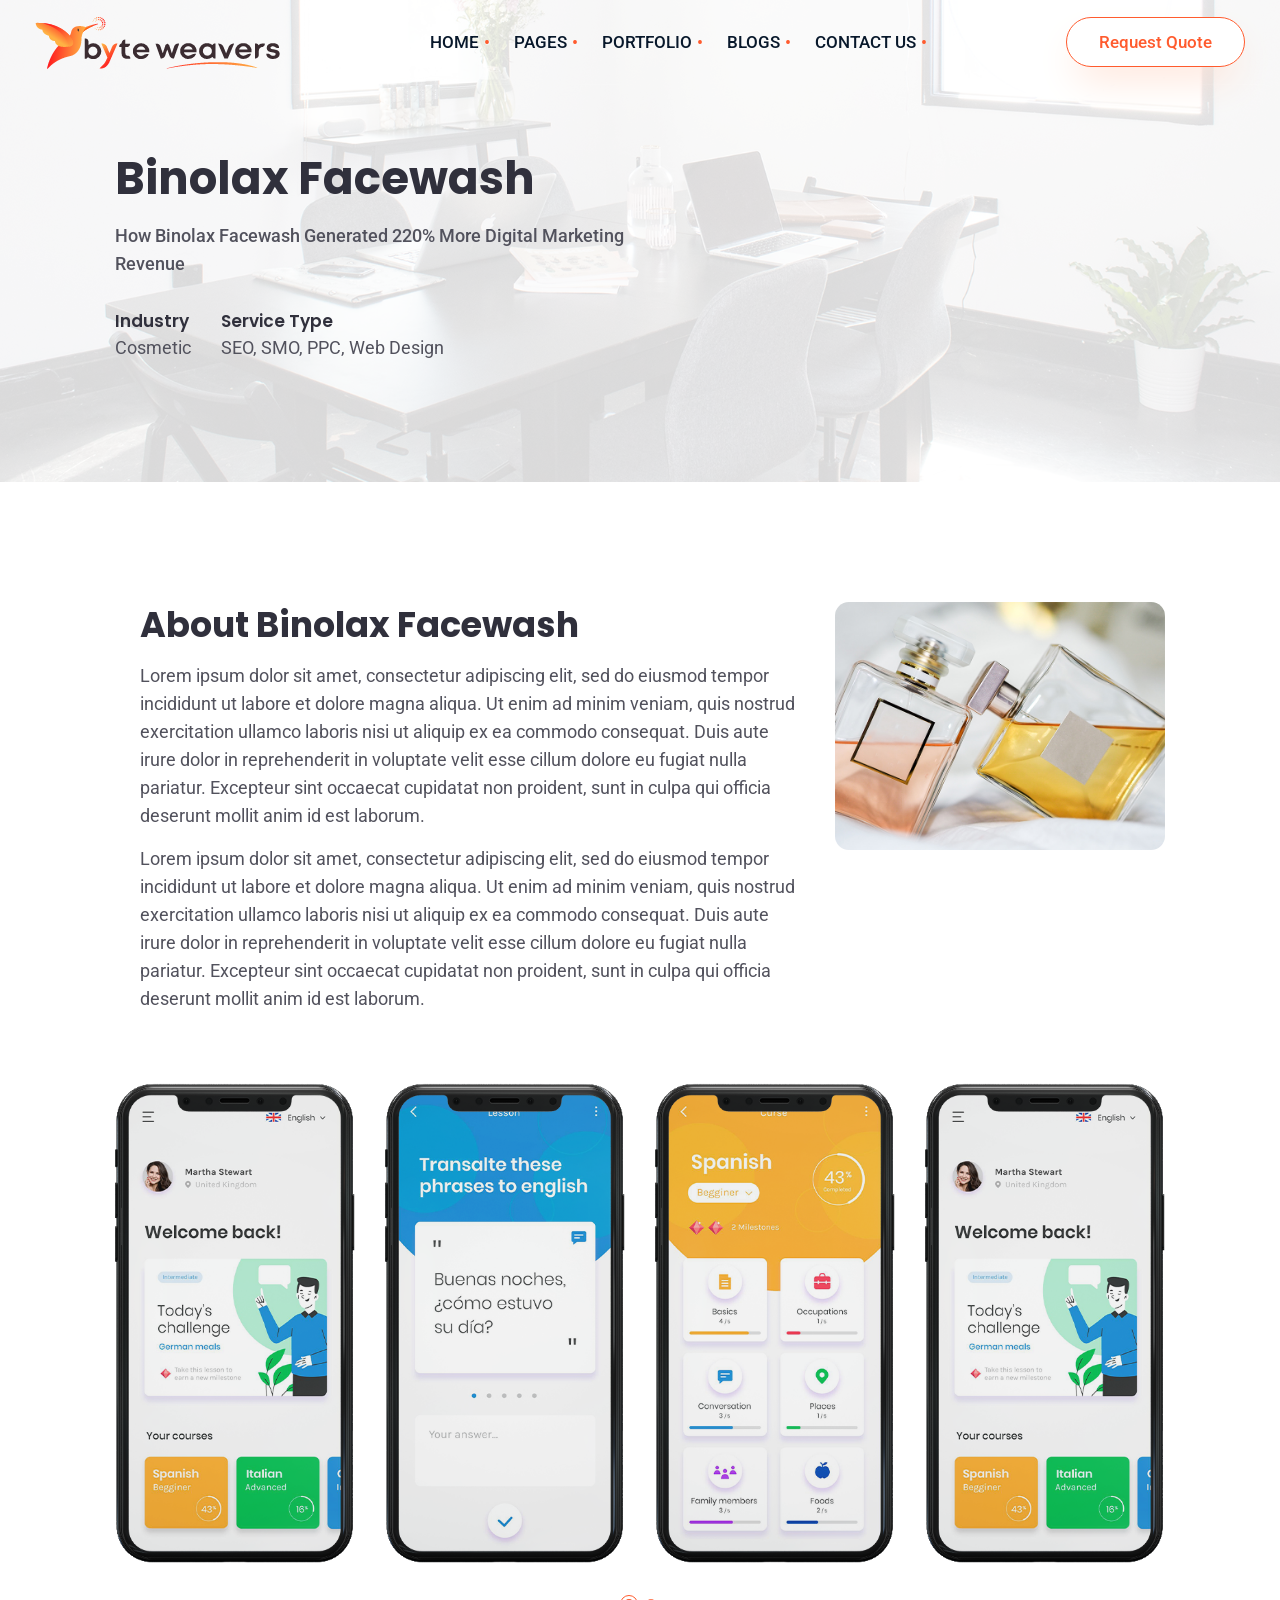
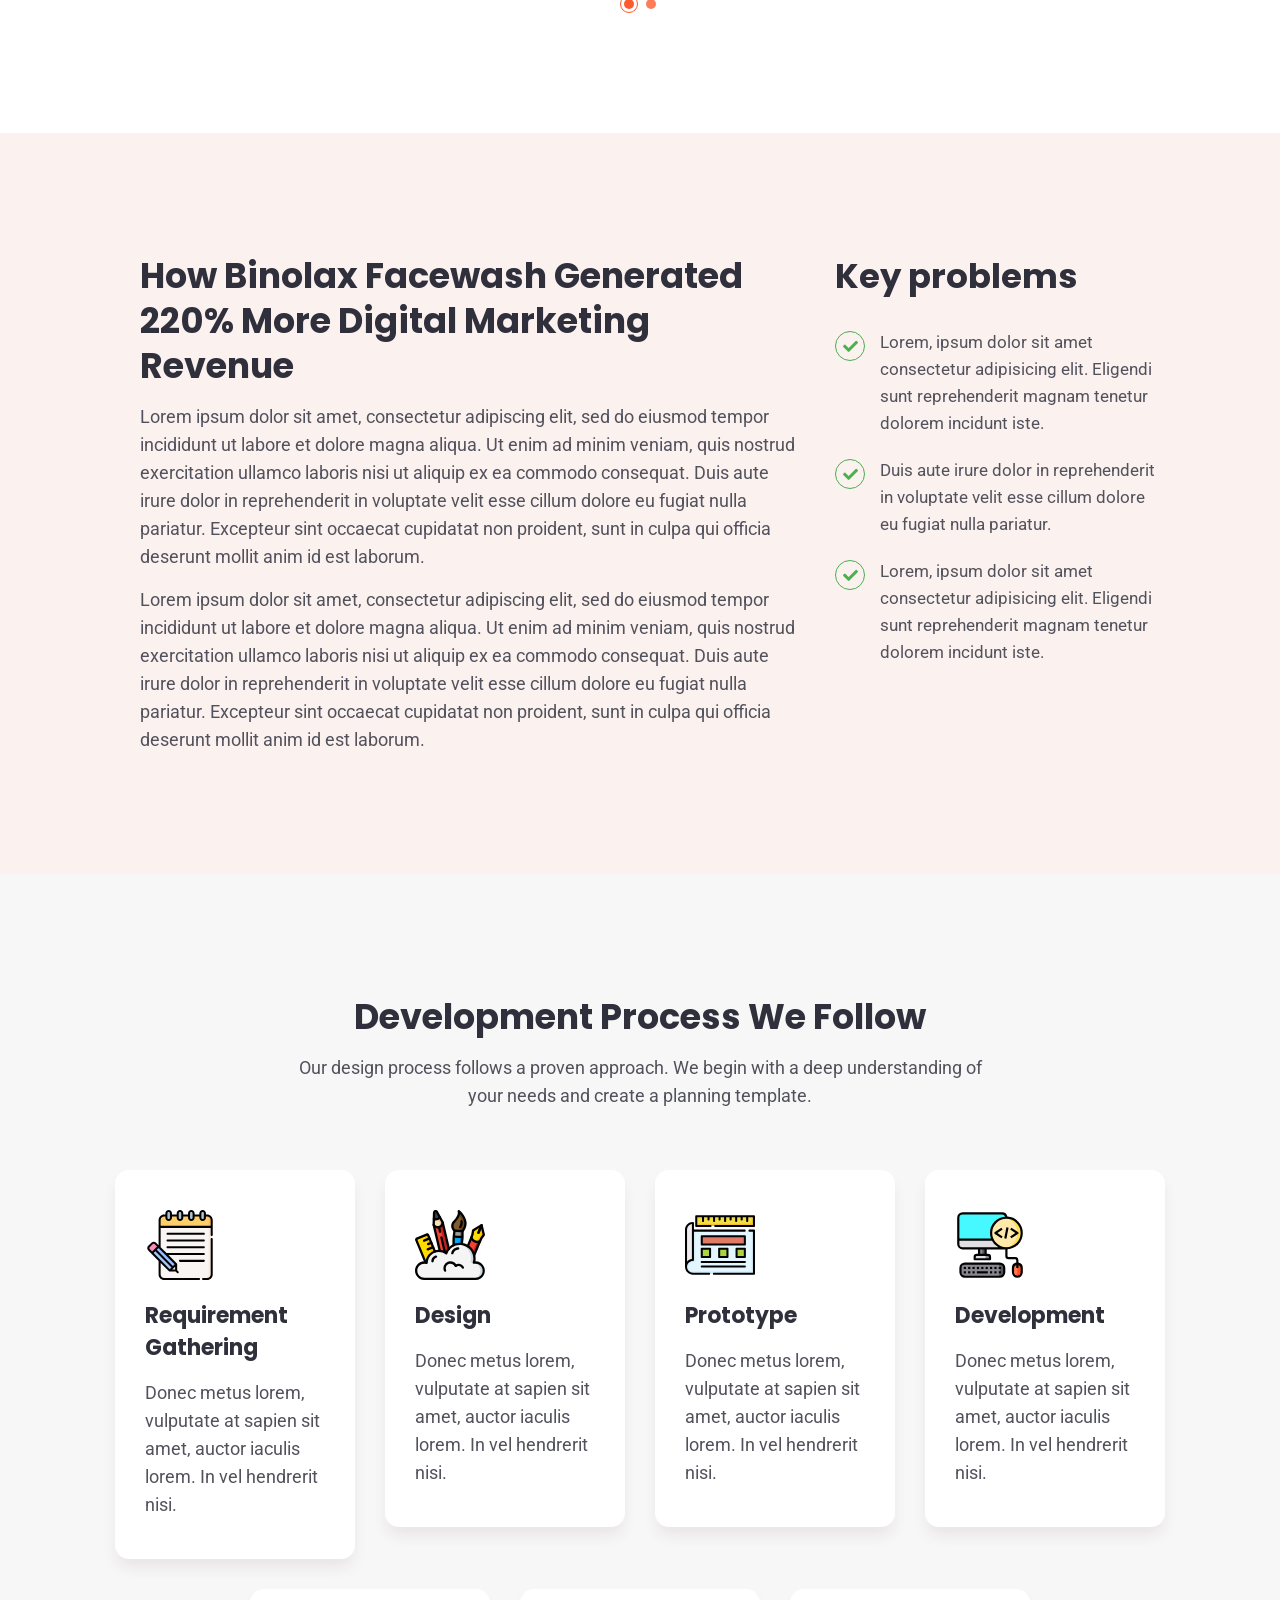
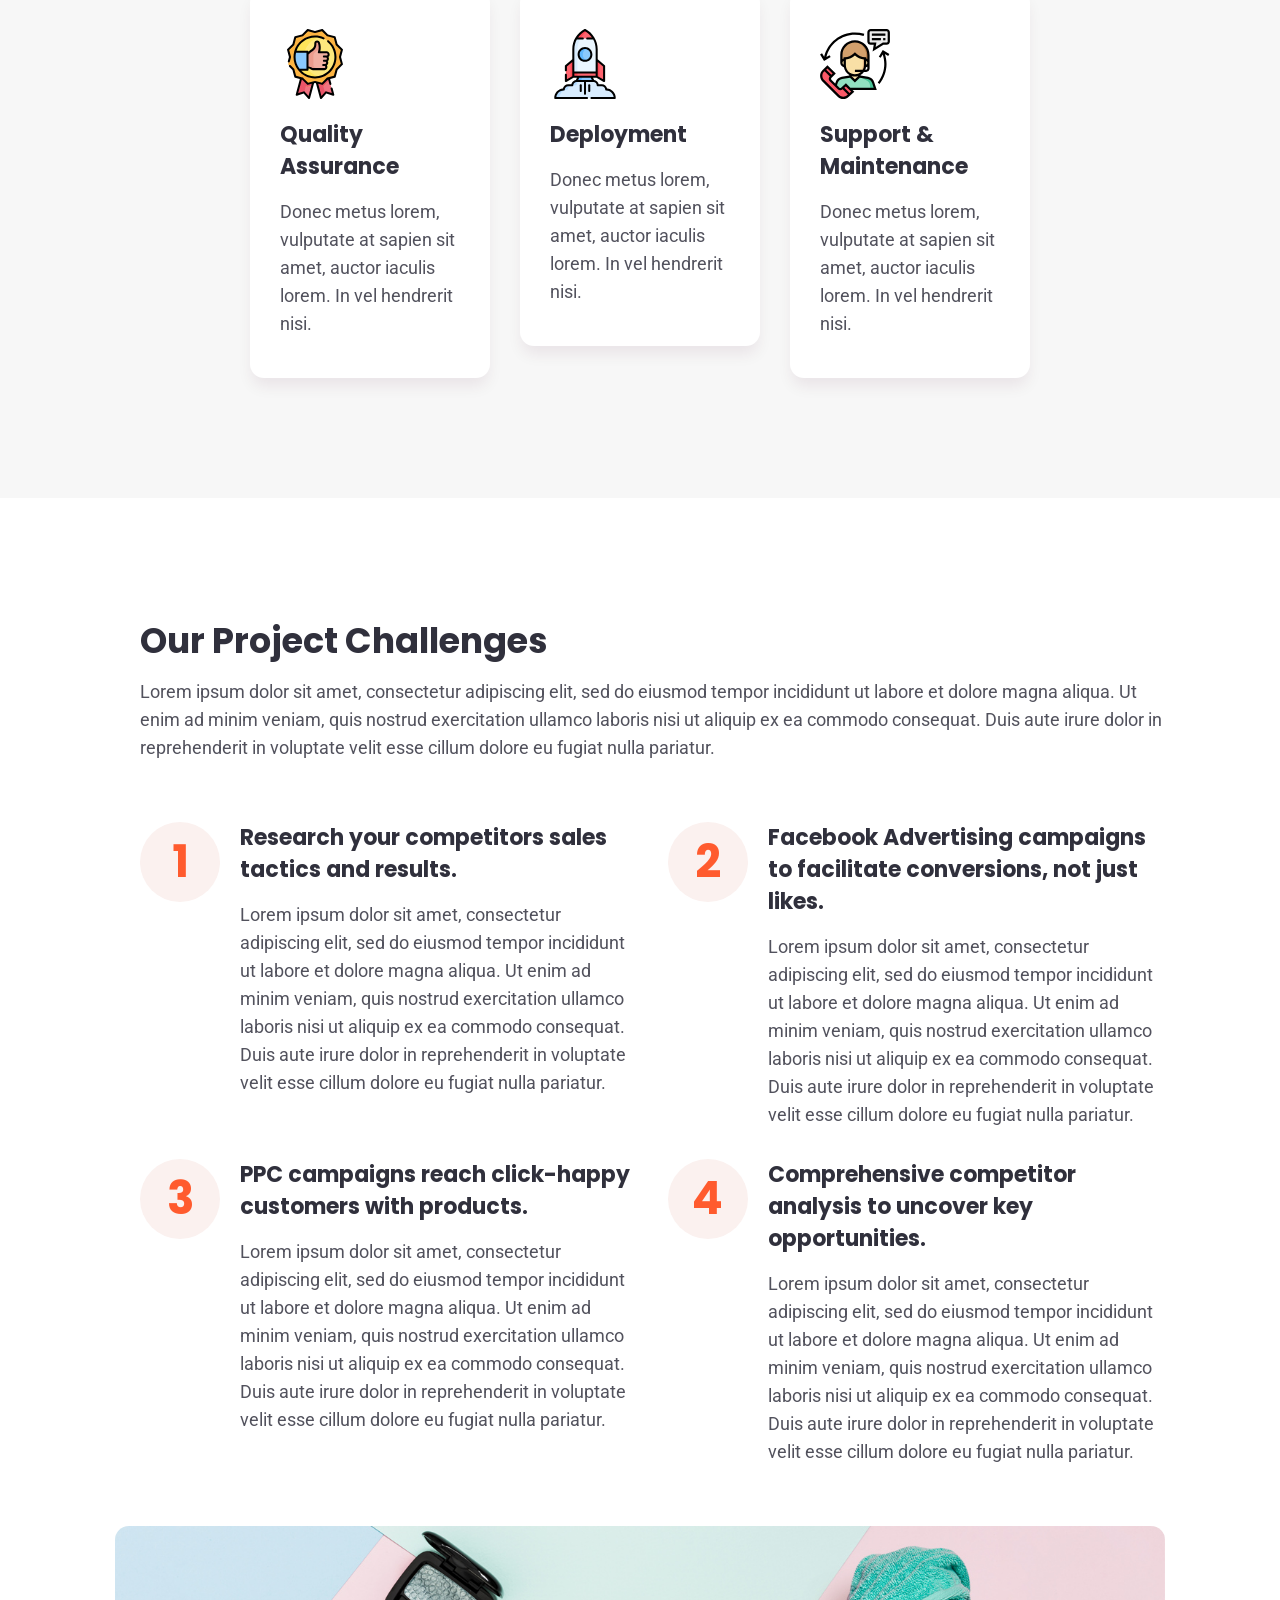
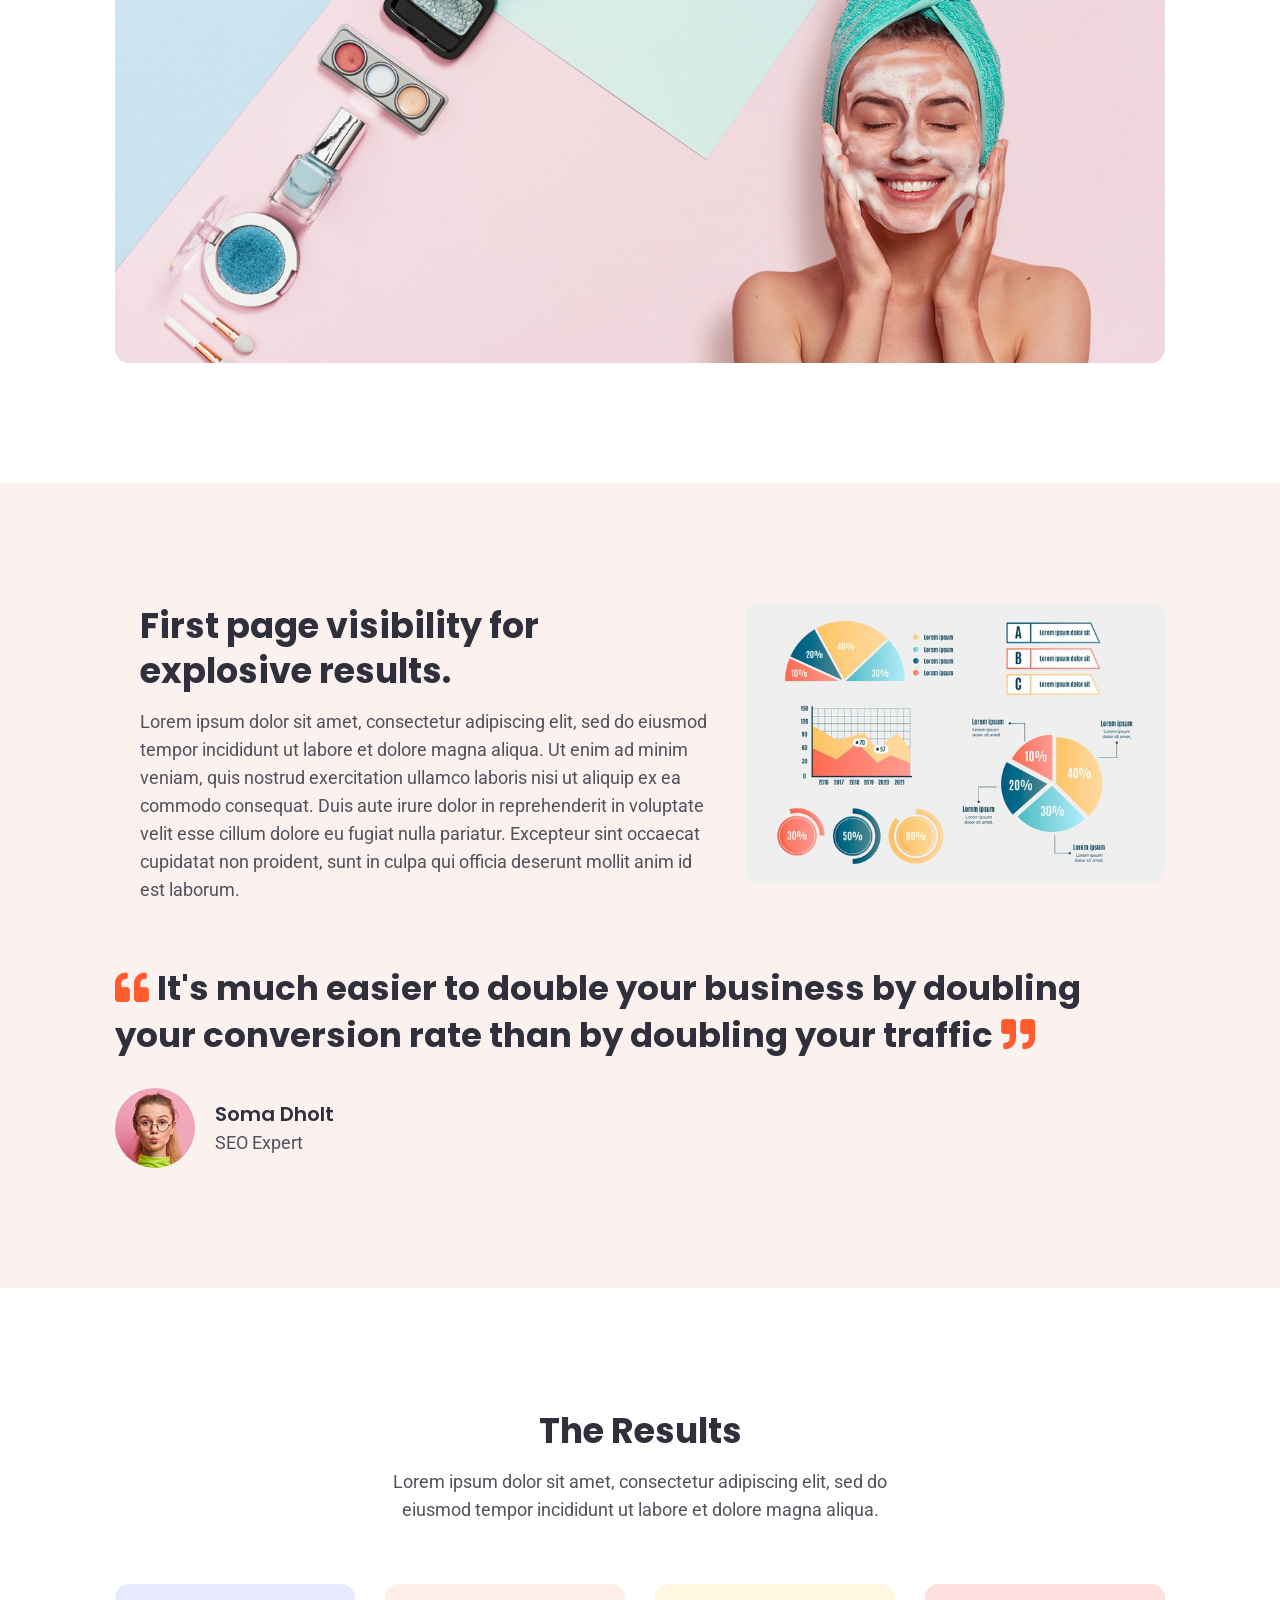
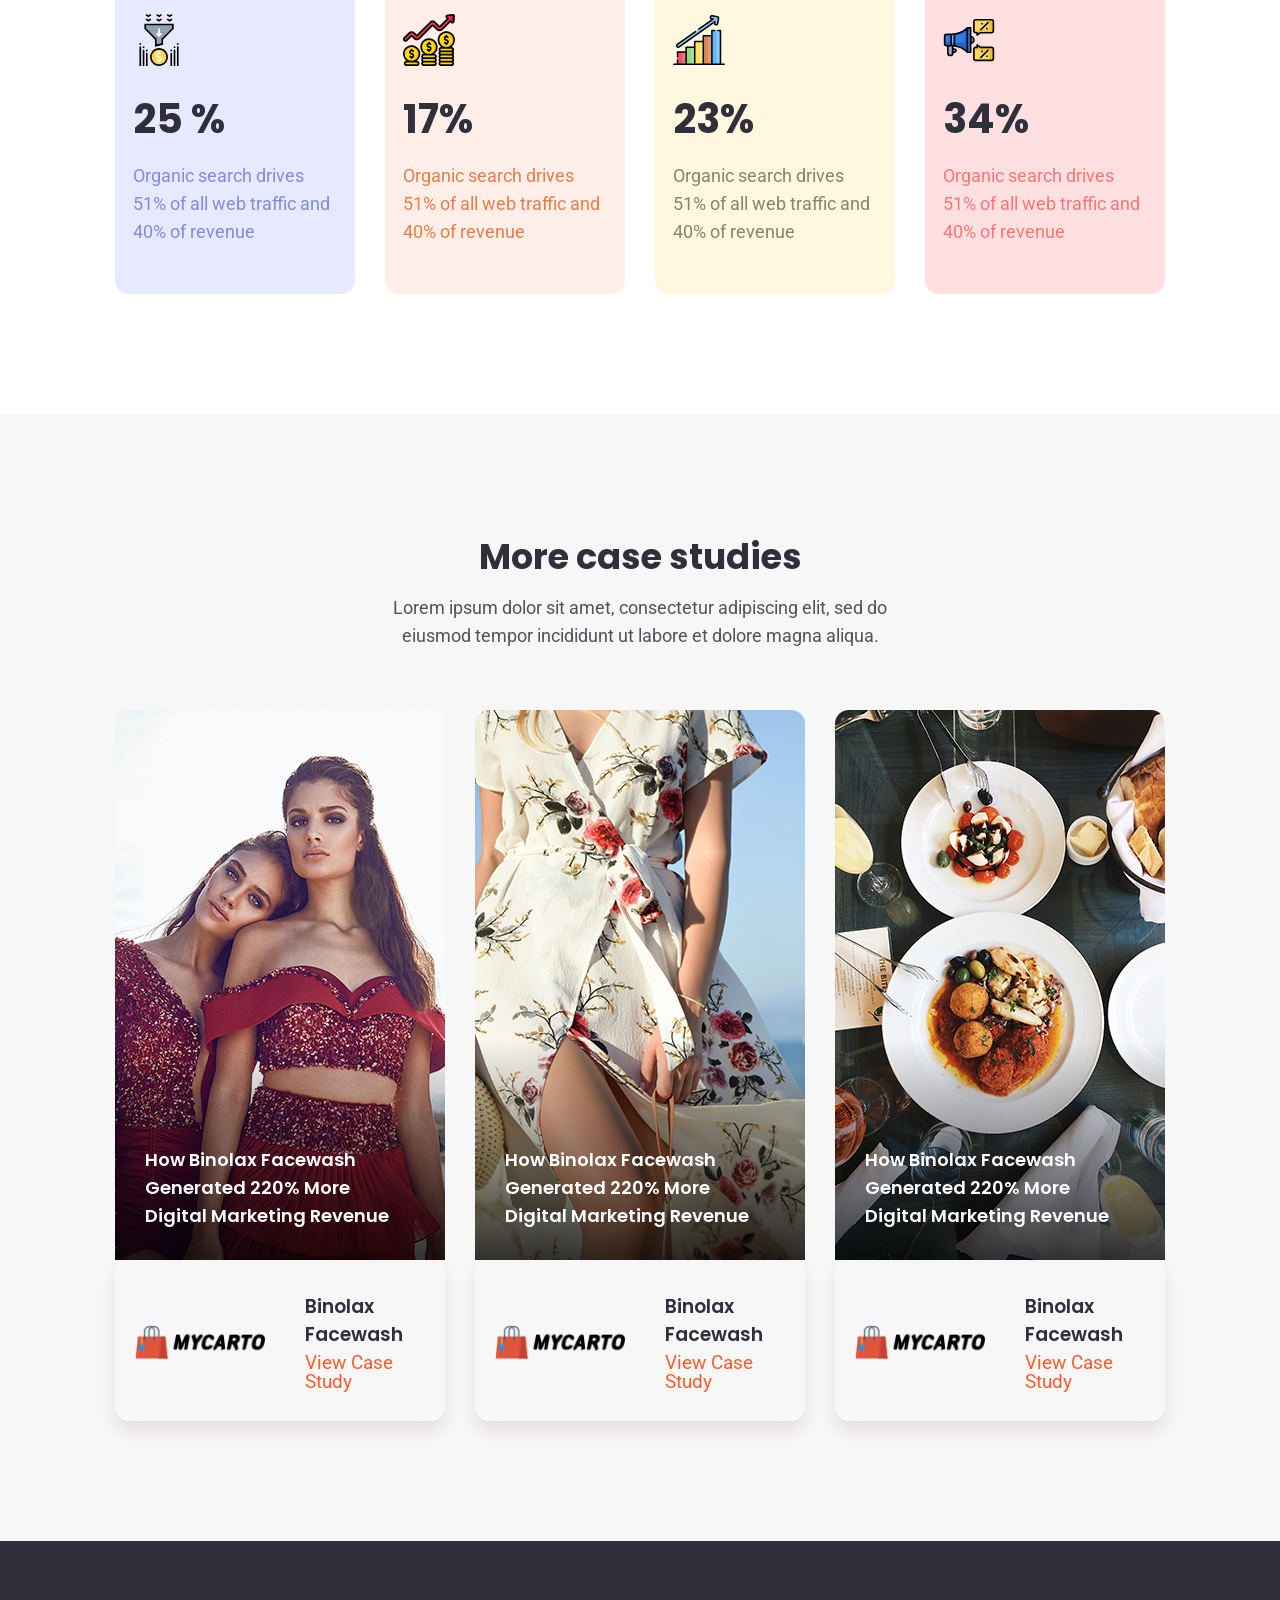
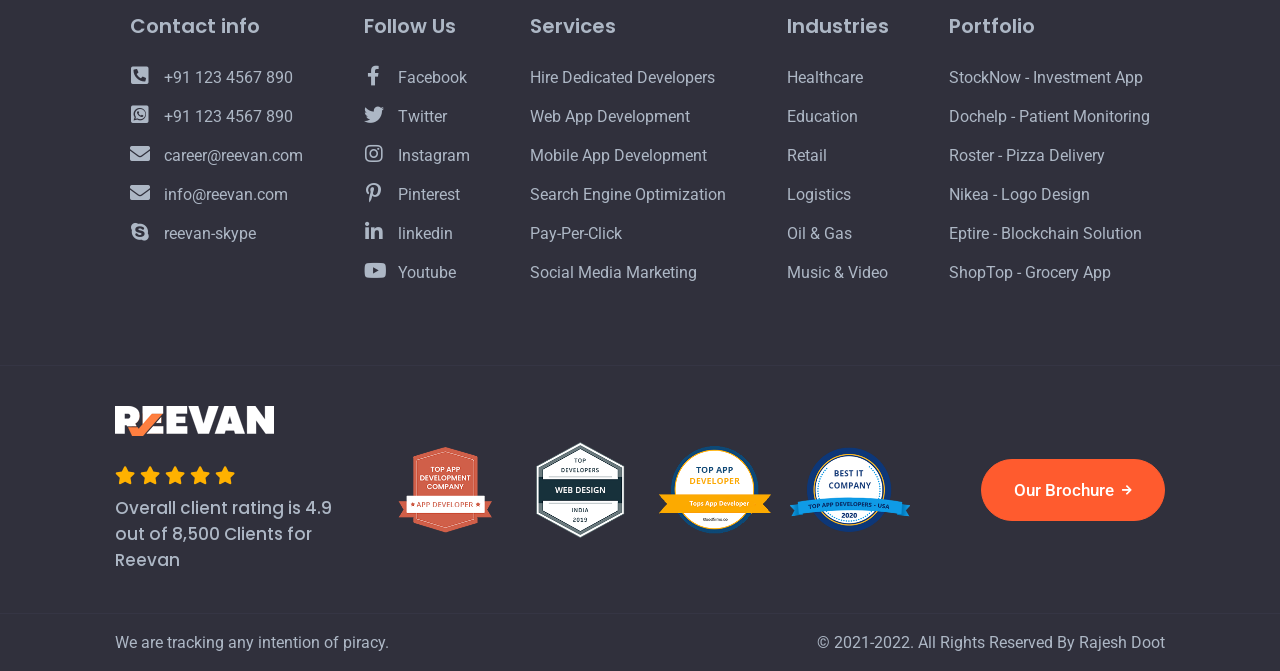
<file: case-study-details.html>
<!DOCTYPE html>
<html lang="zxx" class="no-js">
<head>
	<meta charset="utf-8" />
	<title>Reevan Web Design &amp; Digital Marketing Agency HTML Template</title>
	<meta name="description" content="Creative Agency, Marketing Agency Template">
	<meta name="keywords" content="Creative Agency, Marketing Agency">
	<meta name="author" content="rajesh-doot">
	<meta name="viewport" content="width=device-width, initial-scale=1, shrink-to-fit=no">
	<meta http-equiv="X-UA-Compatible" content="IE=edge">
	<meta name="theme-color" content="#e8f1ff">
	<!--Website-favicon-->
	<link href="images/favicon.png" rel="icon">
	<!--Plugin-css-->
	<link href="css/bootstrap.min.css" rel="stylesheet">
	<link href="css/plugin.min.css" rel="stylesheet">
	<link href="css/all.min.css" rel="stylesheet">
	<link rel="preconnect" href="https://fonts.gstatic.com">
	<link rel="preconnect" href="https://fonts.gstatic.com">
	<link href="https://fonts.googleapis.com/css2?family=Poppins:wght@300;400;500;600;700;800;900&family=Roboto:wght@400;500;700&display=swap" rel="stylesheet">
	<!-- Template-style-->
	<link href="css/style.css" rel="stylesheet">
	<link href="css/responsive.css" rel="stylesheet">
</head>
<body>
    <!--Start Preloader -->
    <div class="onloadpage" id="page-load">
		<div class="loader-div">
		  <div class="on-img"><img src="images/loader.gif" alt="Logo" class="img-fluid" /><span>Loading Please Wait...</span></div>
		</div>
	  </div>
	  <!--End Preloader -->
	  <!--Start Header-->
	  <header class="ree-header fixed-top">
		<div class="container-fluid m-p-l-r-0">
		  <div class="menu-header">
			<div class="menu-logo">
			  <div class="dskt-logo"><a class="nav-brand" href="./">	<img src="images/logo.png" alt="Logo" class="ree-logo" /> </a> </div>
			</div>
			<div class="ree-nav" role="navigation">
			  <ul class="nav-list">
				<li class="megamenu">
				  <a href="#" class="menu-links">Home</a>
				  <div class="menu-dropdown">
					<div class="menu-block-set">
					  <div class="container">
						<div class="menu-block-a">
						  <div class="mega-menu-blocks">
							<p class="mb10">Need a Website?</p>
							<h4>We Will Shape Your Brand With Our Digital Solutions</h4>
							<a href="get-quote.html" class="ree-btn ree-btn0 ree-btn-grdt2 mt30"> Request Quote <i class="fas fa-arrow-right fa-btn"></i></a>
						  </div>
						  <div class="mega-menu-blocks">
							<div class="menu-inner-block-a">
							  <div class="inner-blockss">
								<label class="menu-headings">Multi-Page Demo</label>
								<ul class="menu-li-link">
								  <li><a href="app-development.html">App Development</a></li>
								  <li><a href="creative-agency.html">Creative Agency</a></li>
								  <li><a href="digital-agency.html">Digital Agency</a></li>
								  <li><a href="graphic-design.html">Graphic Design</a></li>
								  <li><a href="lead-generation.html">Lead Generation</a></li>
								  <li><a href="personal-portfolio.html">Personal Portfolio</a></li>
								  <li><a href="web-design.html">Web Design</a></li>
								</ul>
							  </div>
							  <div class="inner-blockss">
								<label class="menu-headings">One-Page Demo</label>
								<ul class="menu-li-link">
								  <li><a href="app-development-onepage.html">App Development</a></li>
								  <li><a href="creative-agency-onepage.html">Creative Agency</a></li>
								  <li><a href="digital-agency-onepage.html">Digital Agency</a></li>
								  <li><a href="graphic-design-onepage.html">Graphic Design</a></li>
								  <li><a href="lead-generation-onepage.html">Lead Generation</a></li>
								  <li><a href="personal-portfolio-onepage.html">Personal Portfolio</a></li>
								  <li><a href="web-design-onepage.html">Web Design</a></li>
								</ul>
							  </div>
							  <div class="inner-blockss">
								<label class="menu-headings">Coming Soon Demo</label>
								<ul class="menu-li-link">
								  <li><a  href="#." class="dsbld">Corporate Business</a></li>
								  <li><a  href="#." class="dsbld">Product Landing Page</a></li>
								  <li><a  href="#." class="dsbld">Photography</a></li>
								  <li><a  href="#." class="dsbld">Domain & Hosting</a></li>
								  <li><a  href="#." class="dsbld">E-commerce</a></li>
								  <li><a  href="#." class="dsbld">Business Development</a></li>
								</ul>
							  </div>
							  <div class="inner-blockss">
								<label class="menu-headings">&nbsp;</label>
							  </div>
							</div>
						  </div>
						</div>
					  </div>
					</div>
					<div class="menu-extra-info">
					  <div class="container">
						<div class="menu-extra-info-inner">
						  <ul>
							<li>
							  <div class="menu-icon-ree">
								<div class="webiocon"> <i class="far fa-envelope"></i> </div>
							  </div>
							  <a href="mailto:reevan@abcd.com">reevan@abcd.com</a>
							</li>
							<li>
							  <div class="menu-icon-ree">
								<div class="webiocon"> <i class="fas fa-phone-alt"></i> </div>
							  </div>
							  <a href="tel:+91123456789">+91 123 456 7890</a>
							</li>
							<li>
							  <div class="menu-icon-ree">
								<div class="webiocon"> <i class="fab fa-whatsapp"></i> </div>
							  </div>
							  <a href="https://wa.me/+91123456789">+91 123 456 7890</a>
							</li>
							<li>
							  <div class="menu-icon-ree">
								<div class="webiocon"> <i class="fab fa-skype"></i> </div>
							  </div>
							  <a href="#">Reevan.Skype</a>
							</li>
							<li>
							  <div class="menu-icon-ree">
								<div class="webiocon"> <i class="fas fa-question"></i> </div>
							  </div>
							  <a href="#">Why Choose Us</a>
							</li>
						  </ul>
						</div>
					  </div>
					</div>
				  </div>
				</li>
				<li class="megamenu">
				  <a href="#" class="menu-links">Pages</a>
				  <div class="menu-dropdown">
					<div class="menu-block-set">
					  <div class="container">
						<div class="menu-block-a">
						  <div class="mega-menu-blocks">
							<h4>Creative, Premium & Scalable Solutions For App and Web Development</h4>
							<a href="get-quote.html" class="ree-btn ree-btn0 ree-btn-grdt2 mt30"> Request Quote <i class="fas fa-arrow-right fa-btn"></i></a>
						  </div>
						  <div class="mega-menu-blocks">
							<div class="menu-inner-block-a">
							  <div class="inner-blockss">
								<ul class="menu-li-link">
								  <li><a href="about.html">About Us</a></li>
								  <li><a href="about-2.html">About Us - 2</a></li>
								  <li><a href="career.html">Career</a></li>
								  <li><a href="career-2.html">Career - 2</a></li>
								  <li><a href="case-study.html">Case Study</a></li>
								</ul>
							  </div>
							  <div class="inner-blockss">
								<ul class="menu-li-link">
								  <li><a href="case-study-details.html">Case Study Details</a></li>
								  <li><a href="core-values.html">Our Core Value</a></li>
								  <li><a href="get-quote.html">Contact Us</a></li>
								  <li><a href="get-quote-2.html">Contact Us - 2</a></li>
								  <li><a href="our-team.html">Our Team</a></li>
								</ul>
							  </div>
							  <div class="inner-blockss">
								<ul class="menu-li-link">
								  <li><a href="our-team-2.html">Our Team - 2</a></li>
								  <li><a href="pricing.html">Pricing</a></li>
								  <li><a href="pricing-2.html">Pricing - 2</a></li>
								  <li><a href="services.html">Service</a></li>
								  <li><a href="services-2.html">Service - 2</a></li>
								</ul>
							  </div>
							  <div class="inner-blockss">
								<ul class="menu-li-link">
								  <li><a href="service-details.html">Service Details</a></li>
								  <li><a href="service-details-2.html">Service Details - 2</a></li>
								  <li><a href="why-us.html">Why Choose Us</a></li>
								</ul>
							  </div>
							</div>
						  </div>
						</div>
					  </div>
					</div>
					<div class="menu-extra-info">
					  <div class="container">
						<div class="menu-extra-info-inner">
						  <ul>
							<li>
							  <div class="menu-icon-ree">
								<div class="webiocon"> <i class="far fa-envelope"></i> </div>
							  </div>
							  <a href="mailto:reevan@abcd.com">reevan@abcd.com</a>
							</li>
							<li>
							  <div class="menu-icon-ree">
								<div class="webiocon"> <i class="fas fa-phone-alt"></i> </div>
							  </div>
							  <a href="tel:+91123456789">+91 123 456 7890</a>
							</li>
							<li>
							  <div class="menu-icon-ree">
								<div class="webiocon"> <i class="fab fa-whatsapp"></i> </div>
							  </div>
							  <a href="https://wa.me/+91123456789">+91 123 456 7890</a>
							</li>
							<li>
							  <div class="menu-icon-ree">
								<div class="webiocon"> <i class="fab fa-skype"></i> </div>
							  </div>
							  <a href="#">Reevan.Skype</a>
							</li>
							<li>
							  <div class="menu-icon-ree">
								<div class="webiocon"> <i class="fas fa-question"></i> </div>
							  </div>
							  <a href="#">Why Choose Us</a>
							</li>
						  </ul>
						</div>
					  </div>
					</div>
				  </div>
				</li>
				<li class="megamenu mega-small">
				  <a href="#"  class="menu-links">Portfolio</a>
				  <div class="menu-dropdown">
					<div class="menu-block-set"> 
					  <a class="dropdown-item" href="portfolio-modern.html">Portfolio Modern</a>
					  <a class="dropdown-item" href="portfolio-2.html">Portfolio 3 Grid</a>
					  <a class="dropdown-item" href="portfolio-3.html">Portfolio 4 Grid</a>
					  <a class="dropdown-item" href="portfolio-details.html">Portfolio Details</a>							 
					  <a class="dropdown-item" href="portfolio-details-2.html">Portfolio Details - 2</a>						 
					</div>
				  </div>
				</li>
				<li class="megamenu mega-small">
				  <a href="#"  class="menu-links">Blogs</a>
				  <div class="menu-dropdown">
					<div class="menu-block-set"> 
					  <a class="dropdown-item" href="blog.html">Blog Page</a>
					  <a class="dropdown-item" href="blog-details.html">Blog Details</a>					 
					</div>
				  </div>
				</li>
				<li class="megamenu mega-small">
				  <a href="#"  class="menu-links">Contact Us</a>
				  <div class="menu-dropdown">
					<div class="menu-block-set"> 
					  <a class="dropdown-item" href="get-quote.html">Contact Us</a>
					  <a class="dropdown-item" href="get-quote-2.html">Contact Us - 2</a>			 
					</div>
				  </div>
				</li>
			  </ul>
			</div>
			<div class="ree-nav-cta">
			  <ul>
				<li><a href="get-quote.html" class="ree-btn ree-btn0 ree-btn-grdt2"> Request Quote</a> </li>
			  </ul>
			</div>
			<div class="mobile-menu2">
			  <ul class="mob-nav2">
				<li><a href="get-quote.html" class="ree-btn2 ree-btn-grdt1"><i class="fas fa-envelope-open-text"></i></a></li>
				<li class="navm-"><a class="toggle" href="#"> <span></span> </a> </li>
			  </ul>
			</div>
			<!-- mobile Nav -->
			<nav id="main-nav">
			  <ul>
				<li>
				  <a href="#">Home</a>
				  <ul>
					<li><a href="#">Multi-Page Demo</a>
					  <ul>
						<li><a href="app-development.html">App Development</a></li>
						<li><a href="creative-agency.html">Creative Agency</a></li>
						<li><a href="digital-agency.html">Digital Agency</a></li>
						<li><a href="graphic-design.html">Graphic Design</a></li>
						<li><a href="lead-generation.html">Lead Generation</a></li>
						<li><a href="personal-portfolio.html">Personal Portfolio</a></li>
						<li><a href="web-design.html">Web Design</a></li>
					  </ul>
					</li>
					<li><a href="#">One-Page Demo</a>
					  <ul>
						<li><a href="app-development-onepage.html">App Development</a></li>
						<li><a href="creative-agency-onepage.html">Creative Agency</a></li>
						<li><a href="digital-agency-onepage.html">Digital Agency</a></li>
						<li><a href="graphic-design-onepage.html">Graphic Design</a></li>
						<li><a href="lead-generation-onepage.html">Lead Generation</a></li>
						<li><a href="personal-portfolio-onepage.html">Personal Portfolio</a></li>
						<li><a href="web-design-onepage.html">Web Design</a></li>
					  </ul>
					</li>
				  </ul>
				</li>              
				<li><a href="#">Pages</a>
				  <ul>
					<li><a href="about.html">About Us</a></li>
					<li><a href="about-2.html">About Us - 2</a></li>
					<li><a href="career.html">Career</a></li>
					<li><a href="career-2.html">Career - 2</a></li>
					<li><a href="case-study.html">Case Study</a></li>
					<li><a href="case-study-details.html">Case Study Details</a></li>
					<li><a href="core-values.html">Our Core Value</a></li>
					<li><a href="get-quote.html">Contact Us</a></li>
					<li><a href="get-quote-2.html">Contact Us - 2</a></li>
					<li><a href="our-team.html">Our Team</a></li>
					<li><a href="our-team-2.html">Our Team - 2</a></li>
					<li><a href="pricing.html">Pricing</a></li>
					<li><a href="pricing-2.html">Pricing - 2</a></li>
					<li><a href="services.html">Service</a></li>
					<li><a href="services-2.html">Service - 2</a></li>
					<li><a href="service-details.html">Service Details</a></li>
					<li><a href="service-details-2.html">Service Details - 2</a></li>
					<li><a href="why-us.html">Why Choose Us</a></li>
				  </ul>
				</li>
				<li><a href="#">Portfolio</a>
				  <ul>
					<li><a href="portfolio-modern.html">Portfolio Modern</a></li>
					<li><a href="portfolio-2.html">Portfolio 3 Grid</a></li>
					<li><a href="portfolio-3.html">Portfolio 4 Grid</a></li>
					<li>><a href="portfolio-details.html">Portfolio Details</a></li>
					<li><a href="portfolio-details-2.html">Portfolio Details - 2</a></li>
					<li><a href="portfolio-details.html">Portfolio Details</a></li>
				  </ul>
				</li>
				<li><a href="#">Blogs</a>
				  <ul>
					<li>  <a href="blog.html">Blog Page</a></li>
					<li>  <a href="blog-details.html">Blog Details</a></li>
				  </ul>
				</li>
				<li><a href="#">Contact Page</a>
				  <ul>
					  <li><a href="get-quote.html">Contact Us</a></li>
					  <li><a href="get-quote-2.html">Contact Us - 2</a></li>
				  </ul>
				</li>             
			  </ul>
			  <ul class="bottom-nav">
				<li class="ree-hc">
				  <a href="tel:123567890" rel="noreferrer" target="_blank">
					<svg version="1.1"  xmlns="http://www.w3.org/2000/svg" xmlns:xlink="http://www.w3.org/1999/xlink" x="0px" y="0px" viewBox="0 0 25.625 25.625" style="enable-background:new 0 0 25.625 25.625;" xml:space="preserve">
					  <g>
						<path d="M22.079,17.835c-1.548-1.324-3.119-2.126-4.648-0.804l-0.913,0.799 c-0.668,0.58-1.91,3.29-6.712-2.234C5.005,10.079,7.862,9.22,8.531,8.645l0.918-0.8c1.521-1.325,0.947-2.993-0.15-4.71l-0.662-1.04  C7.535,0.382,6.335-0.743,4.81,0.58L3.986,1.3C3.312,1.791,1.428,3.387,0.971,6.419c-0.55,3.638,1.185,7.804,5.16,12.375
						  c3.97,4.573,7.857,6.87,11.539,6.83c3.06-0.033,4.908-1.675,5.486-2.272l0.827-0.721c1.521-1.322,0.576-2.668-0.973-3.995 L22.079,17.835z" />
					  </g>
					</svg>
				  </a>
				</li>
				<li class="ree-hc">
				  <a href="mailto:abc@example.com" target="_blank">
					<svg xmlns="http://www.w3.org/2000/svg" width="24" height="24" viewBox="0 0 24 24">
					  <path d="M20 4H4c-1.1 0-1.99.9-1.99 2L2 18c0 1.1.9 2 2 2h16c1.1 0 2-.9 2-2V6c0-1.1-.9-2-2-2zm0 4l-8 5-8-5V6l8 5 8-5v2z" />
					  <path d="M0 0h24v24H0z" fill="none" />
					</svg>
				  </a>
				</li>
				<li class="ree-hc">
				  <a href="skype:reevan.company" rel="noreferrer" target="_blank">
					<svg xmlns="http://www.w3.org/2000/svg" viewBox="0 0 448 512">
					  <path d="M424.7 299.8c2.9-14 4.7-28.9 4.7-43.8 0-113.5-91.9-205.3-205.3-205.3-14.9 0-29.7 1.7-43.8 4.7C161.3 40.7 137.7 32 112 32 50.2 32 0 82.2 0 144c0 25.7 8.7 49.3 23.3 68.2-2.9 14-4.7 28.9-4.7 43.8 0 113.5 91.9 205.3 205.3 205.3 14.9 0 29.7-1.7 43.8-4.7 19 14.6 42.6 23.3 68.2 23.3 61.8 0 112-50.2 112-112 .1-25.6-8.6-49.2-23.2-68.1zm-194.6 91.5c-65.6 0-120.5-29.2-120.5-65 0-16 9-30.6 29.5-30.6 31.2 0 34.1 44.9 88.1 44.9 25.7 0 42.3-11.4 42.3-26.3 0-18.7-16-21.6-42-28-62.5-15.4-117.8-22-117.8-87.2 0-59.2 58.6-81.1 109.1-81.1 55.1 0 110.8 21.9 110.8 55.4 0 16.9-11.4 31.8-30.3 31.8-28.3 0-29.2-33.5-75-33.5-25.7 0-42 7-42 22.5 0 19.8 20.8 21.8 69.1 33 41.4 9.3 90.7 26.8 90.7 77.6 0 59.1-57.1 86.5-112 86.5z" />
					</svg>
				  </a>
				</li>
				<li class="ree-hc">
				  <a href="wa.me/+91123456789" rel="noreferrer" target="_blank">
					<svg version="1.1"  xmlns="http://www.w3.org/2000/svg" xmlns:xlink="http://www.w3.org/1999/xlink" x="0px" y="0px" viewBox="0 0 512 512"	style="enable-background:new 0 0 512 512;" xml:space="preserve">
					  <g>
						<path d="M256.064,0h-0.128C114.784,0,0,114.816,0,256c0,56,18.048,107.904,48.736,150.048l-31.904,95.104l98.4-31.456 C155.712,496.512,204,512,256.064,512C397.216,512,512,397.152,512,256S397.216,0,256.064,0z M405.024,361.504 c-6.176,17.44-30.688,31.904-50.24,36.128c-13.376,2.848-30.848,5.12-89.664-19.264C189.888,347.2,141.44,270.752,137.664,265.792
						  c-3.616-4.96-30.4-40.48-30.4-77.216s18.656-54.624,26.176-62.304c6.176-6.304,16.384-9.184,26.176-9.184 c3.168,0,6.016,0.16,8.576,0.288c7.52,0.32,11.296,0.768,16.256,12.64c6.176,14.88,21.216,51.616,23.008,55.392 c1.824,3.776,3.648,8.896,1.088,13.856c-2.4,5.12-4.512,7.392-8.288,11.744c-3.776,4.352-7.36,7.68-11.136,12.352 c-3.456,4.064-7.36,8.416-3.008,15.936c4.352,7.36,19.392,31.904,41.536,51.616c28.576,25.44,51.744,33.568,60.032,37.024 c6.176,2.56,13.536,1.952,18.048-2.848c5.728-6.176,12.8-16.416,20-26.496c5.12-7.232,11.584-8.128,18.368-5.568 c6.912,2.4,43.488,20.48,51.008,24.224c7.52,3.776,12.48,5.568,14.304,8.736C411.2,329.152,411.2,344.032,405.024,361.504z"/>
					  </g>
					</svg>
				  </a>
				</li>
			  </ul>
			</nav>
		  </div>
		</div>
	  </header>
	  <!-- Header End -->

	
   <!-- Header title -->
<section class="header-title head-opacity" data-background="images/banner/office.jpg">
	<div class="container">
	   <div class="row">
		  <div class="col-lg-6">
			 <h1 class="mb15">Binolax Facewash</h1>
			 <p class="h-light">How Binolax Facewash Generated 220% More Digital Marketing Revenue</p>
		
		  <div class="case-study-about mt30">

			  <div class="csa-block">
				  <h6>Industry</h6>
				  <p>Cosmetic</p>
			  </div>

			  <div class="csa-block">
				  <h6>Service Type</h6>
				  <p>SEO, SMO, PPC, Web Design</p>
			  </div>
		  </div>			
	   </div>
	</div>
</div>
 </section>
 <!-- Header title end -->



<!--project description-->
<section class="sec-pad r-bg-x">	
	<div class="container">
		<div class="row">		
			<div class="col-lg-8">
				<div class="pera-block ml25">					
					<h2>About Binolax Facewash</h2>
					<p>Lorem ipsum dolor sit amet, consectetur adipiscing elit, sed do eiusmod tempor incididunt ut labore et dolore magna aliqua. Ut enim ad minim veniam, quis nostrud exercitation ullamco laboris nisi ut aliquip ex ea commodo consequat. Duis aute irure dolor in reprehenderit in voluptate velit esse cillum dolore eu fugiat nulla pariatur. Excepteur sint occaecat cupidatat non proident, sunt in culpa qui officia deserunt mollit anim id est laborum.</p>
					<p>Lorem ipsum dolor sit amet, consectetur adipiscing elit, sed do eiusmod tempor incididunt ut labore et dolore magna aliqua. Ut enim ad minim veniam, quis nostrud exercitation ullamco laboris nisi ut aliquip ex ea commodo consequat. Duis aute irure dolor in reprehenderit in voluptate velit esse cillum dolore eu fugiat nulla pariatur. Excepteur sint occaecat cupidatat non proident, sunt in culpa qui officia deserunt mollit anim id est laborum.</p>								
				</div>
			</div>
			<div class="col-lg-4">
				<div class="sol-img m-mt30">
					<img src="images/case-study/facewash.jpg" alt="img" class="img-fluid">
				</div>
			</div>		
		</div>

		<div class="app-screenss owl-carousel mt70 dottss">
			<div class="appscreen"> <div class="itme-img"><img src="images/case-study/appui-1.png" alt="mockup" class="img-fluid"></div> </div>
			<div class="appscreen"> <div class="itme-img"><img src="images/case-study/appui-2.png" alt="mockup" class="img-fluid"></div> </div>
			<div class="appscreen"> <div class="itme-img"><img src="images/case-study/appui-3.png" alt="mockup" class="img-fluid"></div> </div>
			<div class="appscreen"> <div class="itme-img"><img src="images/case-study/appui-1.png" alt="mockup" class="img-fluid"></div> </div>	
			<div class="appscreen"> <div class="itme-img"><img src="images/case-study/appui-2.png" alt="mockup" class="img-fluid"></div> </div>	
			<div class="appscreen"> <div class="itme-img"><img src="images/case-study/appui-3.png" alt="mockup" class="img-fluid"></div> </div>	
		</div>
	</div>	
</section>		
<!--project description end-->


<!--project description-->
<section class="sec-pad r-bg-a">	
	<div class="container">
		<div class="row">		
			<div class="col-lg-8">
				<div class="pera-block ml25">					
					<h2>How Binolax Facewash Generated 220% More Digital Marketing Revenue</h2>
					<p>Lorem ipsum dolor sit amet, consectetur adipiscing elit, sed do eiusmod tempor incididunt ut labore et dolore magna aliqua. Ut enim ad minim veniam, quis nostrud exercitation ullamco laboris nisi ut aliquip ex ea commodo consequat. Duis aute irure dolor in reprehenderit in voluptate velit esse cillum dolore eu fugiat nulla pariatur. Excepteur sint occaecat cupidatat non proident, sunt in culpa qui officia deserunt mollit anim id est laborum.</p>
					<p>Lorem ipsum dolor sit amet, consectetur adipiscing elit, sed do eiusmod tempor incididunt ut labore et dolore magna aliqua. Ut enim ad minim veniam, quis nostrud exercitation ullamco laboris nisi ut aliquip ex ea commodo consequat. Duis aute irure dolor in reprehenderit in voluptate velit esse cillum dolore eu fugiat nulla pariatur. Excepteur sint occaecat cupidatat non proident, sunt in culpa qui officia deserunt mollit anim id est laborum.</p>								
				</div>
			</div>
			<div class="col-lg-4 m-mt30">
					<h3>Key problems</h3>
					<ul class="list-check list-icon mt30">
						<li>Lorem, ipsum dolor sit amet consectetur adipisicing elit. Eligendi sunt reprehenderit magnam tenetur dolorem incidunt iste.</li>
						<li>Duis aute irure dolor in reprehenderit in voluptate velit esse cillum dolore eu fugiat nulla pariatur.</li>
						<li>Lorem, ipsum dolor sit amet consectetur adipisicing elit. Eligendi sunt reprehenderit magnam tenetur dolorem incidunt iste.</li>
					</ul>
			</div>		
		</div>	
	</div>	
</section>		
<!--project description end-->


<!--our work flow-->
<section class="r-bg-c  sec-pad">
	<div class="container">
		<div class="row justify-content-center">
			<div class="col-lg-8">
				<div class="page-headings text-center">
					<h2 class="mb15">Development Process We Follow</h2>
					<p>Our design process follows a proven approach. We begin with a deep understanding of your needs and create a planning template.</p>
				</div>
			</div>
		</div>
		<div class="row justify-content-center mt30">
			<div class="col-lg-3 col-md-4 col-sm-6 mt30">
				<div class="process-content ree-card">
					<span class="setps hst-1">01</span>
					<div class="process-block">
						<div class="process-icon">
							<img src="images/icons/pencil.svg" alt="service" class="icon70 mb20">
						</div>
						<h4>Requirement Gathering</h4>
						<p>Donec metus lorem, vulputate at sapien sit amet, auctor iaculis lorem. In vel hendrerit nisi. </p>
					</div>
				</div>
			</div>
			<div class="col-lg-3 col-md-4 col-sm-6 mt30">
				<div class="process-content ree-card">
					<span class="setps hst-2">02</span>
					<div class="process-block ">
						<div class="process-icon">
							<img src="images/icons/creativity.svg" alt="service" class="icon70 mb20">
						</div>
						<h4>Design</h4>
						<p>Donec metus lorem, vulputate at sapien sit amet, auctor iaculis lorem. In vel hendrerit nisi. </p>
					</div>
				</div>
			</div>
			<div class="col-lg-3 col-md-4 col-sm-6 mt30 ">
				<div class="process-content ree-card">
					<span class="setps hst-3">03</span>
					<div class="process-block">
						<div class="process-icon">
							<img src="images/icons/prototype.svg" alt="service" class="icon70 mb20">
						</div>
						<h4>Prototype</h4>
						<p>Donec metus lorem, vulputate at sapien sit amet, auctor iaculis lorem. In vel hendrerit nisi. </p>
					</div>
				</div>
			</div>
			<div class="col-lg-3 col-md-4 col-sm-6 mt30">
				<div class="process-content ree-card">
					<span class="setps hst-4">04</span>
					<div class="process-block">
						<div class="process-icon">
							<img src="images/icons/computer.svg" alt="service" class="icon70 mb20">
						</div>
						<h4>Development</h4>
						<p>Donec metus lorem, vulputate at sapien sit amet, auctor iaculis lorem. In vel hendrerit nisi. </p>
					</div>
				</div>
			</div>
			<div class="col-lg-3 col-md-4 col-sm-6 mt30">
				<div class="process-content ree-card">
					<span class="setps hst-5">05</span>
					<div class="process-block">
						<div class="process-icon">
							<img src="images/icons/quality-check.svg" alt="service" class="icon70 mb20">
						</div>
						<h4>Quality Assurance</h4>
						<p>Donec metus lorem, vulputate at sapien sit amet, auctor iaculis lorem. In vel hendrerit nisi. </p>
					</div>
				</div>
			</div>

			<div class="col-lg-3 col-md-4 col-sm-6 mt30">
				<div class="process-content ree-card">
					<span class="setps hst-6">06</span>
					<div class="process-block">
						<div class="process-icon">
							<img src="images/icons/start-up.svg" alt="service" class="icon70 mb20">
						</div>
						<h4>Deployment</h4>
						<p>Donec metus lorem, vulputate at sapien sit amet, auctor iaculis lorem. In vel hendrerit nisi. </p>
					</div>
				</div>
			</div>

			<div class="col-lg-3 col-md-4 col-sm-6 mt30">
				<div class="process-content ree-card">
					<span class="setps hst-6">07</span>
					<div class="process-block">
						<div class="process-icon">
							<img src="images/icons/customer-support.svg" alt="service" class="icon70 mb20">
						</div>
						<h4>Support & Maintenance</h4>
						<p>Donec metus lorem, vulputate at sapien sit amet, auctor iaculis lorem. In vel hendrerit nisi.</p>
					</div>
				</div>
			</div>
		</div>
	</div>
</section>
<!--our work flow end-->


<!--project description-->
<section class="sec-pad r-bg-x">	
	<div class="container">
		<div class="row">		
			<div class="col-lg-12">
				<div class="pera-block ml25">					
					<h2>Our Project Challenges</h2>
					<p>Lorem ipsum dolor sit amet, consectetur adipiscing elit, sed do eiusmod tempor incididunt ut labore et dolore magna aliqua. Ut enim ad minim veniam, quis nostrud exercitation ullamco laboris nisi ut aliquip ex ea commodo consequat. Duis aute irure dolor in reprehenderit in voluptate velit esse cillum dolore eu fugiat nulla pariatur.</p>
					<div class="row mt30">
						<div class="col-lg-6 mt30">
							<div class="numbers-feature">
								<div class="number-f"><h2>1</h2></div>
								<div class="feature-content-f">
									<h4>Research your competitors sales tactics and results.</h4>
									<p>Lorem ipsum dolor sit amet, consectetur adipiscing elit, sed do eiusmod tempor incididunt ut labore et dolore magna aliqua. Ut enim ad minim veniam, quis nostrud exercitation ullamco laboris nisi ut aliquip ex ea commodo consequat. Duis aute irure dolor in reprehenderit in voluptate velit esse cillum dolore eu fugiat nulla pariatur.</p>
								</div>
							</div>
						</div>

						<div class="col-lg-6 mt30">
							<div class="numbers-feature">
								<div class="number-f"><h2>2</h2></div>
								<div class="feature-content-f">
									<h4>Facebook Advertising campaigns to facilitate conversions, not just likes.</h4>
									<p>Lorem ipsum dolor sit amet, consectetur adipiscing elit, sed do eiusmod tempor incididunt ut labore et dolore magna aliqua. Ut enim ad minim veniam, quis nostrud exercitation ullamco laboris nisi ut aliquip ex ea commodo consequat. Duis aute irure dolor in reprehenderit in voluptate velit esse cillum dolore eu fugiat nulla pariatur.</p>
								</div>
							</div>
						</div>

						<div class="col-lg-6 mt30">
							<div class="numbers-feature">
								<div class="number-f"><h2>3</h2></div>
								<div class="feature-content-f">
									<h4>PPC campaigns reach click-happy customers with products. </h4>
									<p>Lorem ipsum dolor sit amet, consectetur adipiscing elit, sed do eiusmod tempor incididunt ut labore et dolore magna aliqua. Ut enim ad minim veniam, quis nostrud exercitation ullamco laboris nisi ut aliquip ex ea commodo consequat. Duis aute irure dolor in reprehenderit in voluptate velit esse cillum dolore eu fugiat nulla pariatur.</p>
								</div>
							</div>
						</div>

						<div class="col-lg-6 mt30">
							<div class="numbers-feature">
								<div class="number-f"><h2>4</h2></div>
								<div class="feature-content-f">
									<h4>Comprehensive competitor analysis to uncover key opportunities.</h4>
									<p>Lorem ipsum dolor sit amet, consectetur adipiscing elit, sed do eiusmod tempor incididunt ut labore et dolore magna aliqua. Ut enim ad minim veniam, quis nostrud exercitation ullamco laboris nisi ut aliquip ex ea commodo consequat. Duis aute irure dolor in reprehenderit in voluptate velit esse cillum dolore eu fugiat nulla pariatur.</p>
								</div>
							</div>
						</div>

					</div>											
				</div>
			</div>			 		
		</div>	
		<div class="row mt60">		
			<div class="col-lg-12">
				<div class="sol-image"><img src="images/case-study/banner.jpg"  alt="banner" class="img-fluid"></div>
	</div>	
	</div>	
	</div>	
</section>		
<!--project description end-->




<!--project description-->
<section class="sec-pad r-bg-a">	
	<div class="container">
		<div class="row">		
			<div class="col-lg-7">
				<div class="pera-block ml25">					
					<h2>First page visibility for explosive results.</h2>
					<p>Lorem ipsum dolor sit amet, consectetur adipiscing elit, sed do eiusmod tempor incididunt ut labore et dolore magna aliqua. Ut enim ad minim veniam, quis nostrud exercitation ullamco laboris nisi ut aliquip ex ea commodo consequat. Duis aute irure dolor in reprehenderit in voluptate velit esse cillum dolore eu fugiat nulla pariatur. Excepteur sint occaecat cupidatat non proident, sunt in culpa qui officia deserunt mollit anim id est laborum.</p>									
				</div>
			</div>
			<div class="col-lg-5">
				<div class="sol-image m-mt30"><img src="images/case-study/graph.jpg"  alt="banner" class="img-fluid"></div>
			</div>		
		</div>	
<div class="row mt60">		
			<div class="col-lg-12">
				<h3 class="quote-line">It's much easier to double your business by doubling your conversion rate than by doubling your traffic</h3>

				<div class="media vcenter mt30">
					<div class="ree-icon-set img-round80"><img src="images/users/user1.jpg" alt="img" class="img-fluid"></div>
					<div class="ree-details-set user-info">
						<h5>Soma Dholt</h5>
						<p>SEO Expert</p>
					</div>
				</div>
				</div>


		
	</div>	
	</div>	
</section>		
<!--project description end-->



<!--case study growth-->
<div class="sec-pad r-bg-x">	
	<div class="container">

		<div class="row justify-content-center">
			<div class="col-lg-6">
				<div class="about-content-home text-center">					
					<h2 class="mb15">The Results</h2>
					<p>Lorem ipsum dolor sit amet, consectetur adipiscing elit, sed do eiusmod tempor incididunt ut labore et dolore magna aliqua.</p>				 
				</div>					
			</div>				
		</div>

		<div class="row what-youget mt30">
			<div class="col-lg-3 mt30">
				<div class="stats-box stat-bx-1 uca">	
					<img src="images/icons/sales-funnel.svg" alt="funner" class="img-fluid">				
					<h3><span class="counter">220</span> <span>%</span></h3>
					<p class="mt20">Organic search drives 51% of all web traffic and 40% of revenue</p>
				</div>
			</div>

			<div class="col-lg-3 mt30">
				<div class="stats-box stat-bx-1 ucb">	
					<img src="images/icons/financial-profit.svg" alt="funner" class="img-fluid">					
					<h3><span class="counter">150</span><span>%</span></h3>
					<p class="mt20">Organic search drives 51% of all web traffic and 40% of revenue</p>
				</div>
			</div>

			<div class="col-lg-3 mt30">
				<div class="stats-box stat-bx-1 ucc">	
					<img src="images/icons/bar-graph.svg" alt="funner" class="img-fluid">				
					<h3><span class="counter">200</span><span>%</span></h3>
					<p class="mt20">Organic search drives 51% of all web traffic and 40% of revenue</p>
				</div>
			</div>

			<div class="col-lg-3 mt30">
				<div class="stats-box stat-bx-1 ucd">	
					<img src="images/icons/promotion.svg" alt="funner" class="img-fluid">				
					<h3><span class="counter">300</span><span>%</span></h3>
					<p class="mt20">Organic search drives 51% of all web traffic and 40% of revenue</p>
				</div>
			</div>		 		
		</div>	
	</div>
</div>
<!--case study growth end-->


<!--case study block-->
<div class="sec-pad r-bg-c">	
	<div class="container">

		<div class="row justify-content-center">
			<div class="col-lg-6">
				<div class="about-content-home m-mb60 text-center">					
					<h2 class="mb15">More case studies</h2>
					<p>Lorem ipsum dolor sit amet, consectetur adipiscing elit, sed do eiusmod tempor incididunt ut labore et dolore magna aliqua.</p>				 
				</div>					
			</div>				
		</div>

		
			<div class="row mt30">

				<div class="col-lg-4 col-sm-6 mt30">
					<div class="ree-full-bg-card img-hover">
						<a href="#" class="full-card-link">
							<div class="img-full-bgimg"><img src="images/case-study/case-study-1.jpg" alt="img" class="img-hor"></div>
							<h5 class="full-card--title">How Binolax Facewash Generated 220% More Digital Marketing Revenue</h5>
						</a>
						<div class="item-author-infos full-card-footer shadow2">
							<div class="itmmlogo"><a href="#"><img src="images/brand-logo/customer-logo-4.png" alt="logo">  </a></div>
							<div class="itemcont">
								<h5>Binolax Facewash</h5>
								<a href="#">View Case Study</a>
							</div>
						</div>
					</div>
				</div>	
	
				<div class="col-lg-4 col-sm-6 mt30">
					<div class="ree-full-bg-card img-hover">
						<a href="#" class="full-card-link">
							<div class="img-full-bgimg"><img src="images/case-study/case-study-2.jpg" alt="img" class="img-hor"></div>
							<h5 class="full-card--title">How Binolax Facewash Generated 220% More Digital Marketing Revenue</h5>
						</a>
						<div class="item-author-infos full-card-footer shadow2">
							<div class="itmmlogo"><a href="#"><img src="images/brand-logo/customer-logo-4.png" alt="logo">  </a></div>
							<div class="itemcont">
								<h5>Binolax Facewash</h5>
								<a href="#">View Case Study</a>
							</div>
						</div>
					</div>
				</div>	
	
				<div class="col-lg-4 col-sm-6 mt30">
					<div class="ree-full-bg-card img-hover">
						<a href="#" class="full-card-link">
							<div class="img-full-bgimg"><img src="images/case-study/case-study-3.jpg" alt="img" class="img-hor"></div>
							<h5 class="full-card--title">How Binolax Facewash Generated 220% More Digital Marketing Revenue</h5>
						</a>
						<div class="item-author-infos full-card-footer shadow2">
							<div class="itmmlogo"><a href="#"><img src="images/brand-logo/customer-logo-4.png" alt="logo">  </a></div>
							<div class="itemcont">
								<h5>Binolax Facewash</h5>
								<a href="#">View Case Study</a>
							</div>
						</div>
					</div>
				</div>			 		
		</div>	
	</div>
</div>
<!--case study block end-->



<!--start footer -->
	<footer class="footer-a">		
		<div class="footer-fist-row pt40">
			<div class="container">
				<div class="footer-rowset">
					<div class="col footer-head">
						<h5>Contact info</h5>
						<ul class="footer-links-list social-linkz">
							<li><a href="tel:+911234567890"><span><i class="fas fa-phone-square-alt"></i></span> +91 123 4567 890 </a></li>
							<li><a href="tel:+911234567890"><span><i class="fab fa-whatsapp-square"></i></span> +91 123 4567 890</a></li>
							<li><a href="mailto:career@reevan.com"><span><i class="fas fa-envelope"></i></span> career@reevan.com</a></li>
							<li><a href="mailto:career@reevan.com"><span><i class="fas fa-envelope"></i></span> info@reevan.com</a></li>
							<li><a href="skype:reevan.company"><span><i class="fab fa-skype"></i></span> reevan-skype</a></li>
						</ul>
					</div>
					<div class="col footer-head">
						<h5>Follow Us</h5>
						<ul class="footer-links-list social-linkz">
							<li><a href="javascript:void(0)"><span><i class="fab fa-facebook-f"></i></span> Facebook</a>	</li>
							<li><a href="javascript:void(0)"><span><i class="fab fa-twitter"></i></span> Twitter </a>	</li>
							<li><a href="javascript:void(0)"><span><i class="fab fa-instagram"></i></span> Instagram</a> </li>
							<li><a href="javascript:void(0)"><span><i class="fab fa-pinterest-p"></i></span> Pinterest</a></li>
							<li><a href="javascript:void(0)"><span><i class="fab fa-linkedin-in"></i></span> linkedin</a></li>
							<li><a href="javascript:void(0)"><span><i class="fab fa-youtube"></i></span> Youtube</a> </li>
						</ul>
					</div>
					<div class="col footer-head">
						<h5>Services</h5>
						<ul class="footer-links-list">
							<li><a href="javascript:void(0)">Hire Dedicated Developers</a></li>
							<li><a href="javascript:void(0)">Web App Development</a></li>
							<li><a href="javascript:void(0)">Mobile App Development</a></li>
							<li><a href="javascript:void(0)">Search Engine Optimization</a></li>
							<li><a href="javascript:void(0)">Pay-Per-Click</a></li>
							<li><a href="javascript:void(0)">Social Media Marketing</a></li>
						</ul>
					</div>
					<div class="col footer-head">
						<h5>Industries</h5>
						<ul class="footer-links-list">
							<li><a href="javascript:void(0)">Healthcare</a></li>
							<li><a href="javascript:void(0)">Education</a></li>
							<li><a href="javascript:void(0)">Retail</a></li>
							<li><a href="javascript:void(0)">Logistics</a></li>
							<li><a href="javascript:void(0)">Oil & Gas</a></li>
							<li><a href="javascript:void(0)">Music & Video</a></li>
						</ul>
					</div>
					<div class="col footer-head">
						<h5>Portfolio</h5>
						<ul class="footer-links-list">
							<li><a href="javascript:void(0)">StockNow - Investment App</a></li>
							<li><a href="javascript:void(0)">Dochelp - Patient Monitoring</a></li>
							<li><a href="javascript:void(0)">Roster - Pizza Delivery</a></li>
							<li><a href="javascript:void(0)">Nikea - Logo Design</a></li>
							<li><a href="javascript:void(0)">Eptire - Blockchain Solution</a></li>
							<li><a href="javascript:void(0)">ShopTop - Grocery App</a></li>
						</ul>
					</div>
				</div>
			</div>
			<div class="footer-abt mt70 pt40 pb40">
				<div class="container">
					<div class="row">
						<div class="col-lg-3 vcenter">
							<div class="footer-ree-lg">
								<div class="footer-logo">
									<a href="#"> <img src="images/footer-logo.png" alt="reeven" class="img"> </a>
								</div>
								<div class="star-rating-review mt30">
									<span class="fa fa-star checked"></span>
									<span class="fa fa-star checked"></span>
									<span class="fa fa-star checked"></span>
									<span class="fa fa-star checked"></span>
									<span class="fa fa-star checked"></span>
								</div>
								<h6 class="mt10">Overall client rating is 4.9 out of 8,500 Clients for Reevan</h6>
							</div>
						</div>
						<div class="col-lg-6 vcenter">
							<div class="ref-logo">
								<a href="#"> <img src="images/brand-logo/app-futura.png" alt="Logo"> </a>
								<a href="#"> <img src="images/brand-logo/clutch.png" alt="Logo"> </a>
								<a href="#"> <img src="images/brand-logo/goodfirm.png" alt="Logo"> </a>
								<a href="#"> <img src="images/brand-logo/itfirm.png" alt="Logo"> </a>
							</div>
						</div>
						<div class="col-lg-3 vcenter ft-btn">
							<a href="#" class="ree-btn  ree-btn-grdt1 mw-80 no-shadows">Our Brochure <i class="fas fa-arrow-right fa-btn"></i></a>
						</div>
					</div>
				</div>
			</div>
			<div class="container ft-cpy">
				<div class="row">
					<div class="col-lg-5">
						<div class="ft-copyright">
							<p>We are tracking any intention of piracy.</p>
						</div>
					</div>

					<div class="col-lg-7">
						<div class="ft-copyright ft-r">
							<p>© 2021-2022. All Rights Reserved By <a href="https://themeforest.net/user/rajesh-doot/portfolio" target="blank">Rajesh Doot</a></p>
						</div>
					</div>
				</div>
			</div>
		</div>
	</footer>
	<!-- end footer -->

	<!--All js files-->
	<script src="js/modernizr-3.5.0.min.js"></script>
	<script src="js/jquery-3.6.0.min.js"></script>
	<script src="js/bootstrap.bundle.min.js"></script>
	<script src="js/app.bundle.js"></script>
	<!--Common reevan script file-->
	<script src="js/main.js"></script>

</body>
</html>
</file>
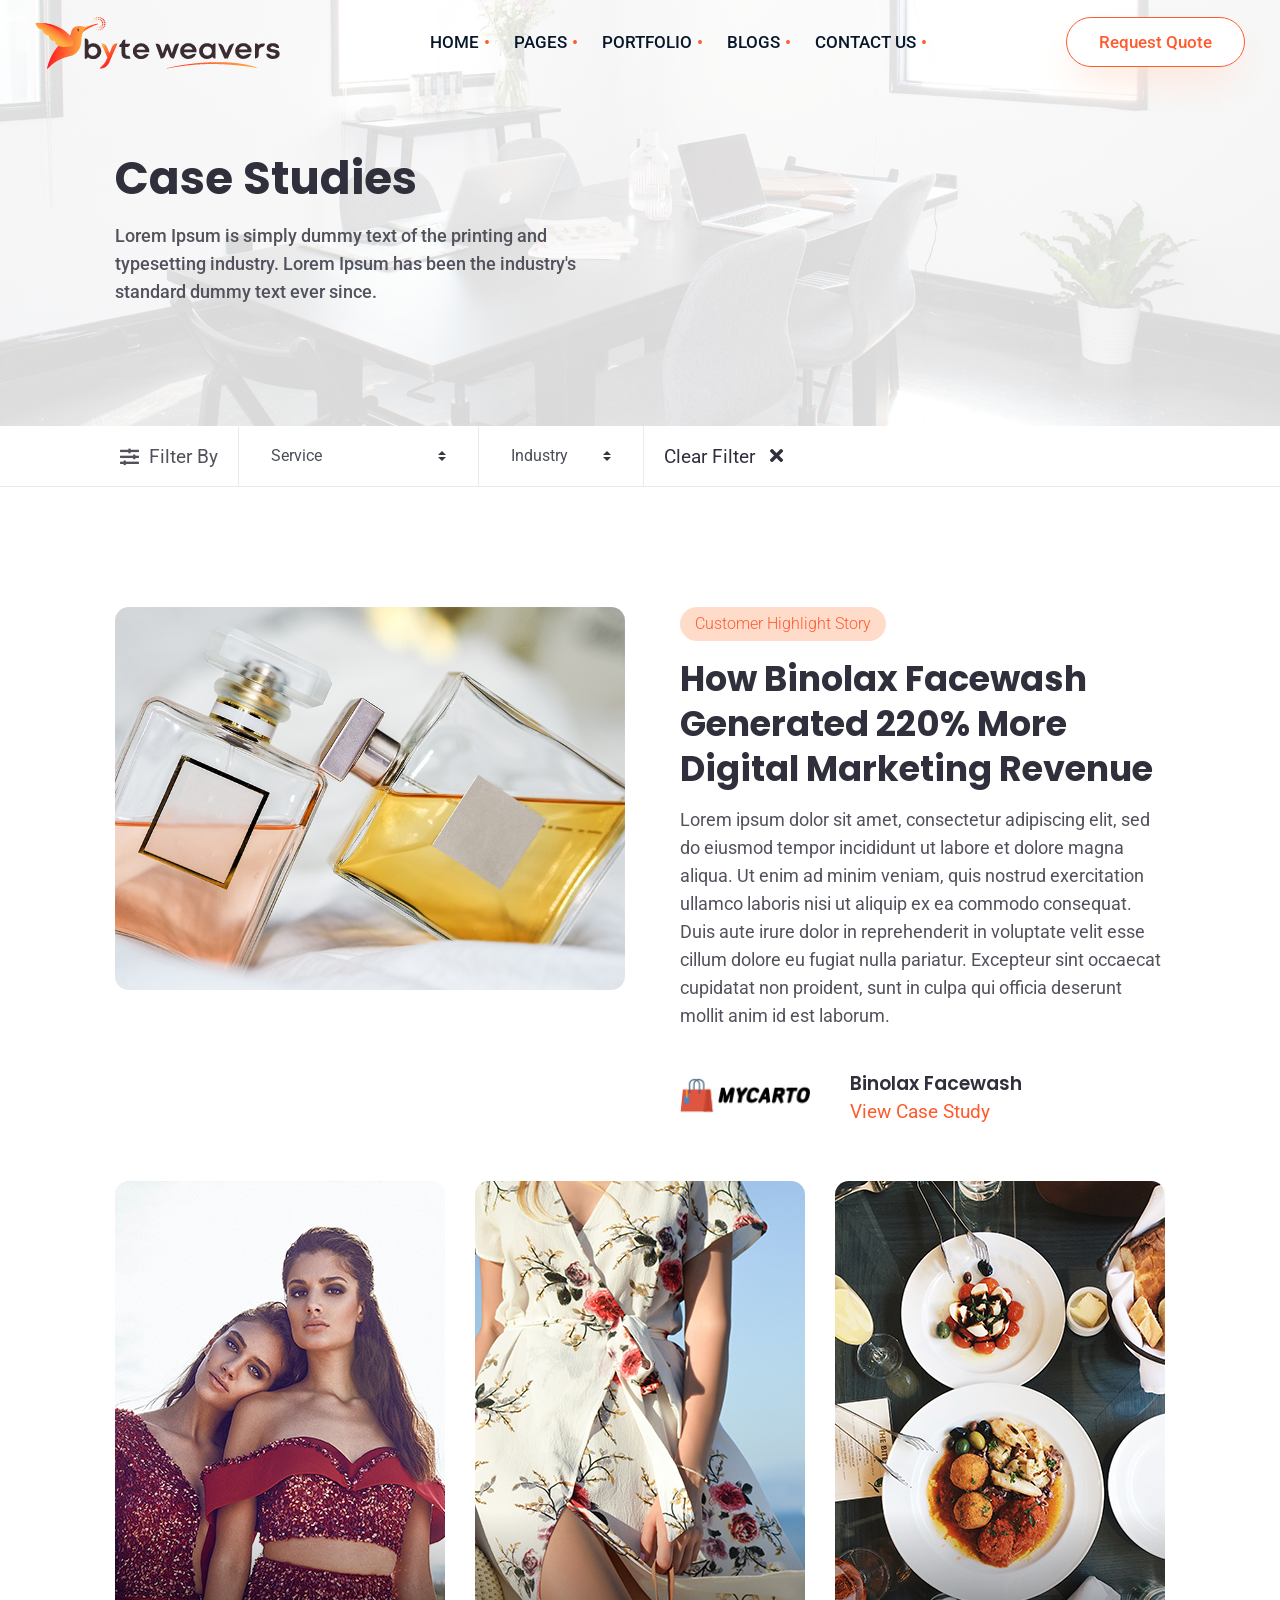
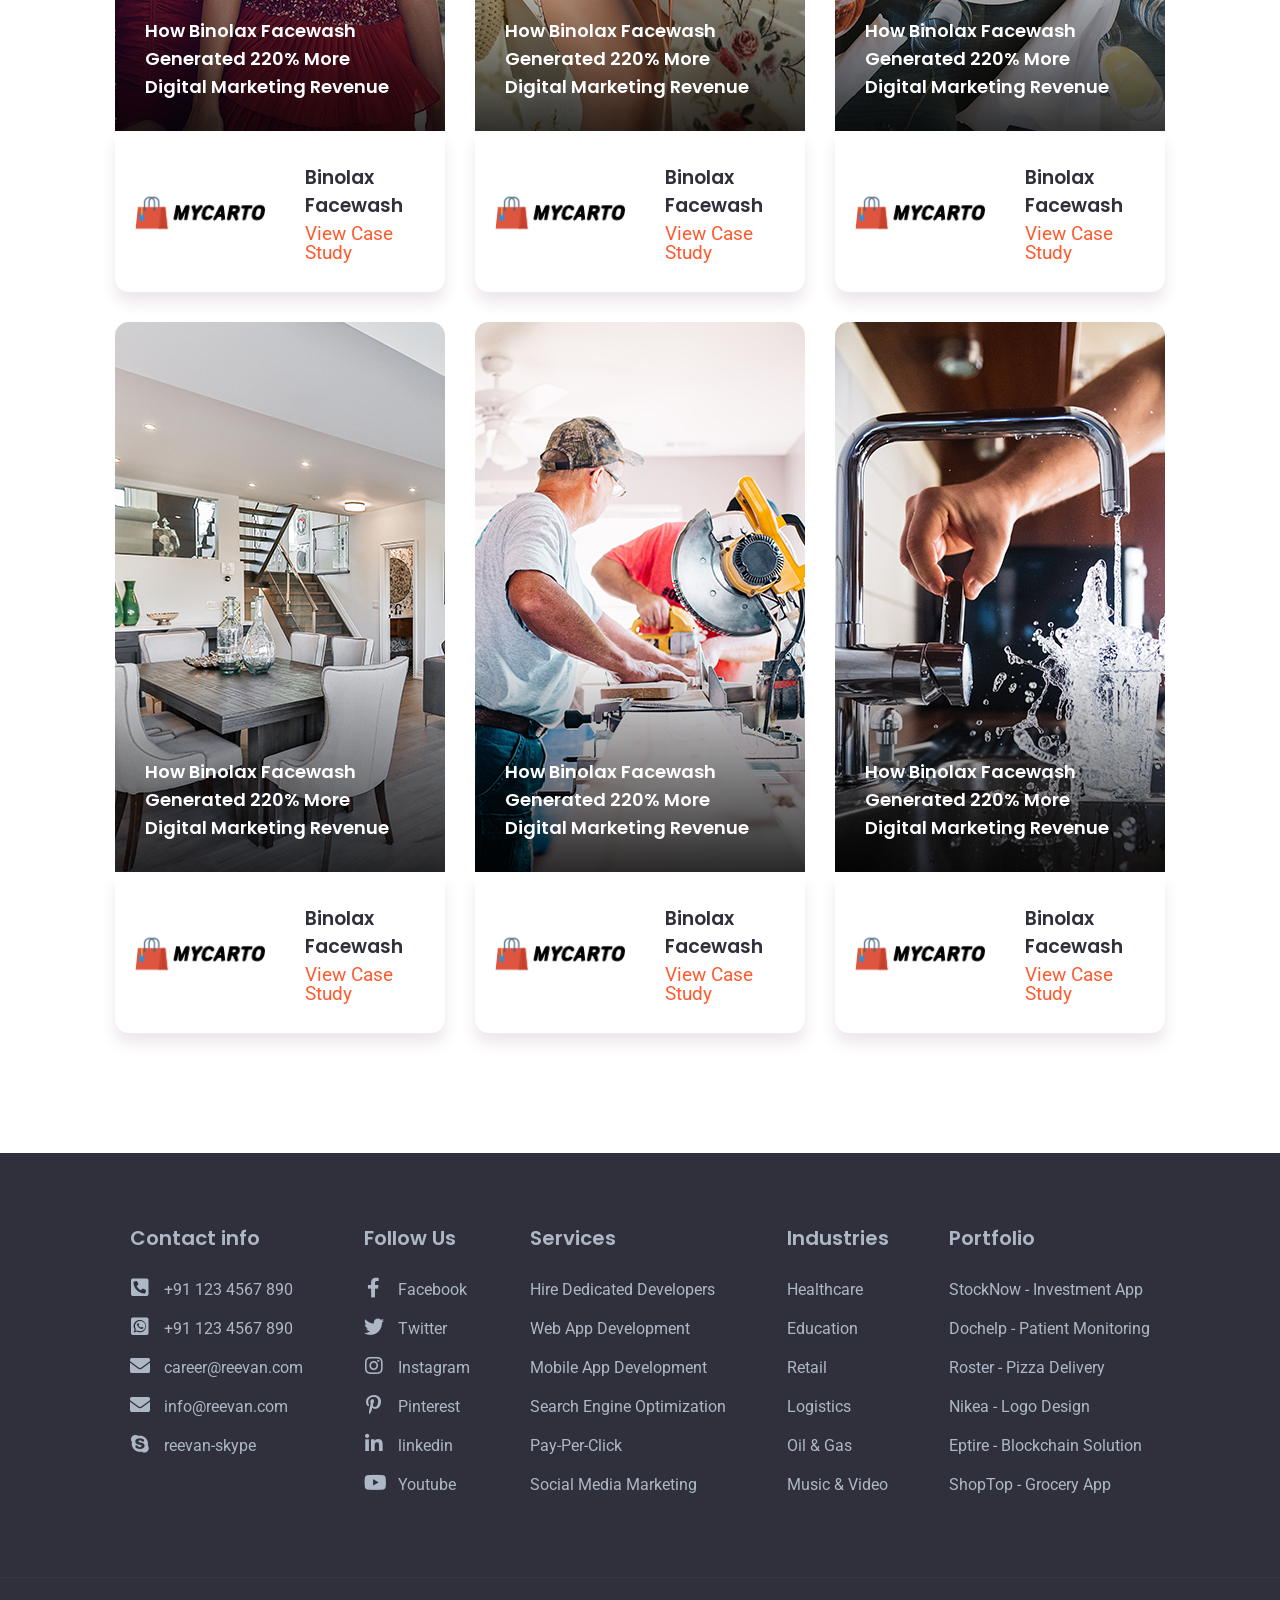
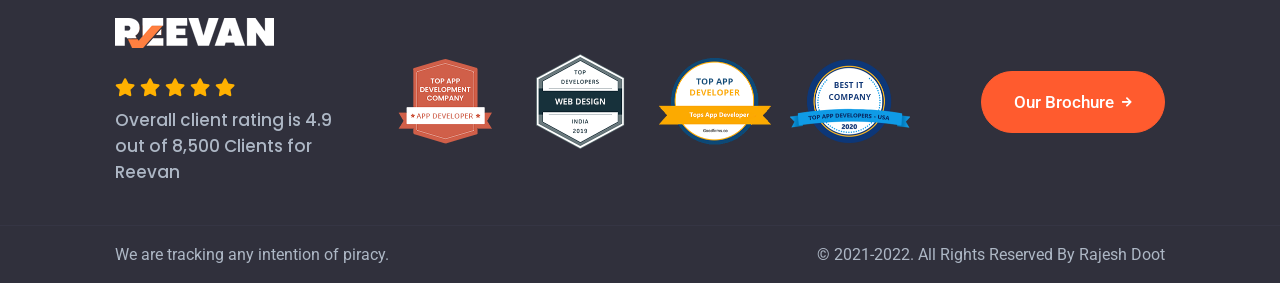
<file: case-study.html>
<!DOCTYPE html>
<html lang="en" class="no-js">
<head>
	<meta charset="utf-8" />
	<title>Reevan Web Design &amp; Digital Marketing Agency HTML Template</title>
	<meta name="description" content="Creative Agency, Marketing Agency Template">
	<meta name="keywords" content="Creative Agency, Marketing Agency">
	<meta name="author" content="rajesh-doot">
	<meta name="viewport" content="width=device-width, initial-scale=1, shrink-to-fit=no">
	<meta http-equiv="X-UA-Compatible" content="IE=edge">
	<meta name="theme-color" content="#e8f1ff">
	<!--Website-favicon-->
	<link href="images/favicon.png" rel="icon">
	<!--Plugin-css-->
	<link href="css/bootstrap.min.css" rel="stylesheet">
	<link href="css/plugin.min.css" rel="stylesheet">
	<link href="css/all.min.css" rel="stylesheet">
	<link rel="preconnect" href="https://fonts.gstatic.com">
	<link rel="preconnect" href="https://fonts.gstatic.com">
	<link href="https://fonts.googleapis.com/css2?family=Poppins:wght@300;400;500;600;700;800;900&family=Roboto:wght@400;500;700&display=swap" rel="stylesheet">
	<!-- Template-style-->
	<link href="css/style.css" rel="stylesheet">
	<link href="css/responsive.css" rel="stylesheet">
</head>
<body>
    <!--Start Preloader -->
    <div class="onloadpage" id="page-load">
		<div class="loader-div">
		  <div class="on-img"><img src="images/loader.gif" alt="Logo" class="img-fluid" /><span>Loading Please Wait...</span></div>
		</div>
	  </div>
	  <!--End Preloader -->
	  <!--Start Header-->
	  <header class="ree-header fixed-top">
		<div class="container-fluid m-p-l-r-0">
		  <div class="menu-header">
			<div class="menu-logo">
			  <div class="dskt-logo"><a class="nav-brand" href="./">	<img src="images/logo.png" alt="Logo" class="ree-logo" /> </a> </div>
			</div>
			<div class="ree-nav" role="navigation">
			  <ul class="nav-list">
				<li class="megamenu">
				  <a href="#" class="menu-links">Home</a>
				  <div class="menu-dropdown">
					<div class="menu-block-set">
					  <div class="container">
						<div class="menu-block-a">
						  <div class="mega-menu-blocks">
							<p class="mb10">Need a Website?</p>
							<h4>We Will Shape Your Brand With Our Digital Solutions</h4>
							<a href="get-quote.html" class="ree-btn ree-btn0 ree-btn-grdt2 mt30"> Request Quote <i class="fas fa-arrow-right fa-btn"></i></a>
						  </div>
						  <div class="mega-menu-blocks">
							<div class="menu-inner-block-a">
							  <div class="inner-blockss">
								<label class="menu-headings">Multi-Page Demo</label>
								<ul class="menu-li-link">
								  <li><a href="app-development.html">App Development</a></li>
								  <li><a href="creative-agency.html">Creative Agency</a></li>
								  <li><a href="digital-agency.html">Digital Agency</a></li>
								  <li><a href="graphic-design.html">Graphic Design</a></li>
								  <li><a href="lead-generation.html">Lead Generation</a></li>
								  <li><a href="personal-portfolio.html">Personal Portfolio</a></li>
								  <li><a href="web-design.html">Web Design</a></li>
								</ul>
							  </div>
							  <div class="inner-blockss">
								<label class="menu-headings">One-Page Demo</label>
								<ul class="menu-li-link">
								  <li><a href="app-development-onepage.html">App Development</a></li>
								  <li><a href="creative-agency-onepage.html">Creative Agency</a></li>
								  <li><a href="digital-agency-onepage.html">Digital Agency</a></li>
								  <li><a href="graphic-design-onepage.html">Graphic Design</a></li>
								  <li><a href="lead-generation-onepage.html">Lead Generation</a></li>
								  <li><a href="personal-portfolio-onepage.html">Personal Portfolio</a></li>
								  <li><a href="web-design-onepage.html">Web Design</a></li>
								</ul>
							  </div>
							  <div class="inner-blockss">
								<label class="menu-headings">Coming Soon Demo</label>
								<ul class="menu-li-link">
								  <li><a  href="#." class="dsbld">Corporate Business</a></li>
								  <li><a  href="#." class="dsbld">Product Landing Page</a></li>
								  <li><a  href="#." class="dsbld">Photography</a></li>
								  <li><a  href="#." class="dsbld">Domain & Hosting</a></li>
								  <li><a  href="#." class="dsbld">E-commerce</a></li>
								  <li><a  href="#." class="dsbld">Business Development</a></li>
								</ul>
							  </div>
							  <div class="inner-blockss">
								<label class="menu-headings">&nbsp;</label>
							  </div>
							</div>
						  </div>
						</div>
					  </div>
					</div>
					<div class="menu-extra-info">
					  <div class="container">
						<div class="menu-extra-info-inner">
						  <ul>
							<li>
							  <div class="menu-icon-ree">
								<div class="webiocon"> <i class="far fa-envelope"></i> </div>
							  </div>
							  <a href="mailto:reevan@abcd.com">reevan@abcd.com</a>
							</li>
							<li>
							  <div class="menu-icon-ree">
								<div class="webiocon"> <i class="fas fa-phone-alt"></i> </div>
							  </div>
							  <a href="tel:+91123456789">+91 123 456 7890</a>
							</li>
							<li>
							  <div class="menu-icon-ree">
								<div class="webiocon"> <i class="fab fa-whatsapp"></i> </div>
							  </div>
							  <a href="https://wa.me/+91123456789">+91 123 456 7890</a>
							</li>
							<li>
							  <div class="menu-icon-ree">
								<div class="webiocon"> <i class="fab fa-skype"></i> </div>
							  </div>
							  <a href="#">Reevan.Skype</a>
							</li>
							<li>
							  <div class="menu-icon-ree">
								<div class="webiocon"> <i class="fas fa-question"></i> </div>
							  </div>
							  <a href="#">Why Choose Us</a>
							</li>
						  </ul>
						</div>
					  </div>
					</div>
				  </div>
				</li>
				<li class="megamenu">
				  <a href="#" class="menu-links">Pages</a>
				  <div class="menu-dropdown">
					<div class="menu-block-set">
					  <div class="container">
						<div class="menu-block-a">
						  <div class="mega-menu-blocks">
							<h4>Creative, Premium & Scalable Solutions For App and Web Development</h4>
							<a href="get-quote.html" class="ree-btn ree-btn0 ree-btn-grdt2 mt30"> Request Quote <i class="fas fa-arrow-right fa-btn"></i></a>
						  </div>
						  <div class="mega-menu-blocks">
							<div class="menu-inner-block-a">
							  <div class="inner-blockss">
								<ul class="menu-li-link">
								  <li><a href="about.html">About Us</a></li>
								  <li><a href="about-2.html">About Us - 2</a></li>
								  <li><a href="career.html">Career</a></li>
								  <li><a href="career-2.html">Career - 2</a></li>
								  <li><a href="case-study.html">Case Study</a></li>
								</ul>
							  </div>
							  <div class="inner-blockss">
								<ul class="menu-li-link">
								  <li><a href="case-study-details.html">Case Study Details</a></li>
								  <li><a href="core-values.html">Our Core Value</a></li>
								  <li><a href="get-quote.html">Contact Us</a></li>
								  <li><a href="get-quote-2.html">Contact Us - 2</a></li>
								  <li><a href="our-team.html">Our Team</a></li>
								</ul>
							  </div>
							  <div class="inner-blockss">
								<ul class="menu-li-link">
								  <li><a href="our-team-2.html">Our Team - 2</a></li>
								  <li><a href="pricing.html">Pricing</a></li>
								  <li><a href="pricing-2.html">Pricing - 2</a></li>
								  <li><a href="services.html">Service</a></li>
								  <li><a href="services-2.html">Service - 2</a></li>
								</ul>
							  </div>
							  <div class="inner-blockss">
								<ul class="menu-li-link">
								  <li><a href="service-details.html">Service Details</a></li>
								  <li><a href="service-details-2.html">Service Details - 2</a></li>
								  <li><a href="why-us.html">Why Choose Us</a></li>
								</ul>
							  </div>
							</div>
						  </div>
						</div>
					  </div>
					</div>
					<div class="menu-extra-info">
					  <div class="container">
						<div class="menu-extra-info-inner">
						  <ul>
							<li>
							  <div class="menu-icon-ree">
								<div class="webiocon"> <i class="far fa-envelope"></i> </div>
							  </div>
							  <a href="mailto:reevan@abcd.com">reevan@abcd.com</a>
							</li>
							<li>
							  <div class="menu-icon-ree">
								<div class="webiocon"> <i class="fas fa-phone-alt"></i> </div>
							  </div>
							  <a href="tel:+91123456789">+91 123 456 7890</a>
							</li>
							<li>
							  <div class="menu-icon-ree">
								<div class="webiocon"> <i class="fab fa-whatsapp"></i> </div>
							  </div>
							  <a href="https://wa.me/+91123456789">+91 123 456 7890</a>
							</li>
							<li>
							  <div class="menu-icon-ree">
								<div class="webiocon"> <i class="fab fa-skype"></i> </div>
							  </div>
							  <a href="#">Reevan.Skype</a>
							</li>
							<li>
							  <div class="menu-icon-ree">
								<div class="webiocon"> <i class="fas fa-question"></i> </div>
							  </div>
							  <a href="#">Why Choose Us</a>
							</li>
						  </ul>
						</div>
					  </div>
					</div>
				  </div>
				</li>
				<li class="megamenu mega-small">
				  <a href="#"  class="menu-links">Portfolio</a>
				  <div class="menu-dropdown">
					<div class="menu-block-set"> 
					  <a class="dropdown-item" href="portfolio-modern.html">Portfolio Modern</a>
					  <a class="dropdown-item" href="portfolio-2.html">Portfolio 3 Grid</a>
					  <a class="dropdown-item" href="portfolio-3.html">Portfolio 4 Grid</a>
					  <a class="dropdown-item" href="portfolio-details.html">Portfolio Details</a>							 
					  <a class="dropdown-item" href="portfolio-details-2.html">Portfolio Details - 2</a>						 
					</div>
				  </div>
				</li>
				<li class="megamenu mega-small">
				  <a href="#"  class="menu-links">Blogs</a>
				  <div class="menu-dropdown">
					<div class="menu-block-set"> 
					  <a class="dropdown-item" href="blog.html">Blog Page</a>
					  <a class="dropdown-item" href="blog-details.html">Blog Details</a>					 
					</div>
				  </div>
				</li>
				<li class="megamenu mega-small">
				  <a href="#"  class="menu-links">Contact Us</a>
				  <div class="menu-dropdown">
					<div class="menu-block-set"> 
					  <a class="dropdown-item" href="get-quote.html">Contact Us</a>
					  <a class="dropdown-item" href="get-quote-2.html">Contact Us - 2</a>			 
					</div>
				  </div>
				</li>
			  </ul>
			</div>
			<div class="ree-nav-cta">
			  <ul>
				<li><a href="get-quote.html" class="ree-btn ree-btn0 ree-btn-grdt2"> Request Quote</a> </li>
			  </ul>
			</div>
			<div class="mobile-menu2">
			  <ul class="mob-nav2">
				<li><a href="get-quote.html" class="ree-btn2 ree-btn-grdt1"><i class="fas fa-envelope-open-text"></i></a></li>
				<li class="navm-"><a class="toggle" href="#"> <span></span> </a> </li>
			  </ul>
			</div>
			<!-- mobile Nav -->
			<nav id="main-nav">
			  <ul>
				<li>
				  <a href="#">Home</a>
				  <ul>
					<li><a href="#">Multi-Page Demo</a>
					  <ul>
						<li><a href="app-development.html">App Development</a></li>
						<li><a href="creative-agency.html">Creative Agency</a></li>
						<li><a href="digital-agency.html">Digital Agency</a></li>
						<li><a href="graphic-design.html">Graphic Design</a></li>
						<li><a href="lead-generation.html">Lead Generation</a></li>
						<li><a href="personal-portfolio.html">Personal Portfolio</a></li>
						<li><a href="web-design.html">Web Design</a></li>
					  </ul>
					</li>
					<li><a href="#">One-Page Demo</a>
					  <ul>
						<li><a href="app-development-onepage.html">App Development</a></li>
						<li><a href="creative-agency-onepage.html">Creative Agency</a></li>
						<li><a href="digital-agency-onepage.html">Digital Agency</a></li>
						<li><a href="graphic-design-onepage.html">Graphic Design</a></li>
						<li><a href="lead-generation-onepage.html">Lead Generation</a></li>
						<li><a href="personal-portfolio-onepage.html">Personal Portfolio</a></li>
						<li><a href="web-design-onepage.html">Web Design</a></li>
					  </ul>
					</li>
				  </ul>
				</li>              
				<li><a href="#">Pages</a>
				  <ul>
					<li><a href="about.html">About Us</a></li>
					<li><a href="about-2.html">About Us - 2</a></li>
					<li><a href="career.html">Career</a></li>
					<li><a href="career-2.html">Career - 2</a></li>
					<li><a href="case-study.html">Case Study</a></li>
					<li><a href="case-study-details.html">Case Study Details</a></li>
					<li><a href="core-values.html">Our Core Value</a></li>
					<li><a href="get-quote.html">Contact Us</a></li>
					<li><a href="get-quote-2.html">Contact Us - 2</a></li>
					<li><a href="our-team.html">Our Team</a></li>
					<li><a href="our-team-2.html">Our Team - 2</a></li>
					<li><a href="pricing.html">Pricing</a></li>
					<li><a href="pricing-2.html">Pricing - 2</a></li>
					<li><a href="services.html">Service</a></li>
					<li><a href="services-2.html">Service - 2</a></li>
					<li><a href="service-details.html">Service Details</a></li>
					<li><a href="service-details-2.html">Service Details - 2</a></li>
					<li><a href="why-us.html">Why Choose Us</a></li>
				  </ul>
				</li>
				<li><a href="#">Portfolio</a>
				  <ul>
					<li><a href="portfolio-modern.html">Portfolio Modern</a></li>
					<li><a href="portfolio-2.html">Portfolio 3 Grid</a></li>
					<li><a href="portfolio-3.html">Portfolio 4 Grid</a></li>
					<li>><a href="portfolio-details.html">Portfolio Details</a></li>
					<li><a href="portfolio-details-2.html">Portfolio Details - 2</a></li>
					<li><a href="portfolio-details.html">Portfolio Details</a></li>
				  </ul>
				</li>
				<li><a href="#">Blogs</a>
				  <ul>
					<li>  <a href="blog.html">Blog Page</a></li>
					<li>  <a href="blog-details.html">Blog Details</a></li>
				  </ul>
				</li>
				<li><a href="#">Contact Page</a>
				  <ul>
					  <li><a href="get-quote.html">Contact Us</a></li>
					  <li><a href="get-quote-2.html">Contact Us - 2</a></li>
				  </ul>
				</li>             
			  </ul>
			  <ul class="bottom-nav">
				<li class="ree-hc">
				  <a href="tel:123567890" rel="noreferrer" target="_blank">
					<svg version="1.1"  xmlns="http://www.w3.org/2000/svg" xmlns:xlink="http://www.w3.org/1999/xlink" x="0px" y="0px" viewBox="0 0 25.625 25.625" style="enable-background:new 0 0 25.625 25.625;" xml:space="preserve">
					  <g>
						<path d="M22.079,17.835c-1.548-1.324-3.119-2.126-4.648-0.804l-0.913,0.799 c-0.668,0.58-1.91,3.29-6.712-2.234C5.005,10.079,7.862,9.22,8.531,8.645l0.918-0.8c1.521-1.325,0.947-2.993-0.15-4.71l-0.662-1.04  C7.535,0.382,6.335-0.743,4.81,0.58L3.986,1.3C3.312,1.791,1.428,3.387,0.971,6.419c-0.55,3.638,1.185,7.804,5.16,12.375
						  c3.97,4.573,7.857,6.87,11.539,6.83c3.06-0.033,4.908-1.675,5.486-2.272l0.827-0.721c1.521-1.322,0.576-2.668-0.973-3.995 L22.079,17.835z" />
					  </g>
					</svg>
				  </a>
				</li>
				<li class="ree-hc">
				  <a href="mailto:abc@example.com" target="_blank">
					<svg xmlns="http://www.w3.org/2000/svg" width="24" height="24" viewBox="0 0 24 24">
					  <path d="M20 4H4c-1.1 0-1.99.9-1.99 2L2 18c0 1.1.9 2 2 2h16c1.1 0 2-.9 2-2V6c0-1.1-.9-2-2-2zm0 4l-8 5-8-5V6l8 5 8-5v2z" />
					  <path d="M0 0h24v24H0z" fill="none" />
					</svg>
				  </a>
				</li>
				<li class="ree-hc">
				  <a href="skype:reevan.company" rel="noreferrer" target="_blank">
					<svg xmlns="http://www.w3.org/2000/svg" viewBox="0 0 448 512">
					  <path d="M424.7 299.8c2.9-14 4.7-28.9 4.7-43.8 0-113.5-91.9-205.3-205.3-205.3-14.9 0-29.7 1.7-43.8 4.7C161.3 40.7 137.7 32 112 32 50.2 32 0 82.2 0 144c0 25.7 8.7 49.3 23.3 68.2-2.9 14-4.7 28.9-4.7 43.8 0 113.5 91.9 205.3 205.3 205.3 14.9 0 29.7-1.7 43.8-4.7 19 14.6 42.6 23.3 68.2 23.3 61.8 0 112-50.2 112-112 .1-25.6-8.6-49.2-23.2-68.1zm-194.6 91.5c-65.6 0-120.5-29.2-120.5-65 0-16 9-30.6 29.5-30.6 31.2 0 34.1 44.9 88.1 44.9 25.7 0 42.3-11.4 42.3-26.3 0-18.7-16-21.6-42-28-62.5-15.4-117.8-22-117.8-87.2 0-59.2 58.6-81.1 109.1-81.1 55.1 0 110.8 21.9 110.8 55.4 0 16.9-11.4 31.8-30.3 31.8-28.3 0-29.2-33.5-75-33.5-25.7 0-42 7-42 22.5 0 19.8 20.8 21.8 69.1 33 41.4 9.3 90.7 26.8 90.7 77.6 0 59.1-57.1 86.5-112 86.5z" />
					</svg>
				  </a>
				</li>
				<li class="ree-hc">
				  <a href="wa.me/+91123456789" rel="noreferrer" target="_blank">
					<svg version="1.1"  xmlns="http://www.w3.org/2000/svg" xmlns:xlink="http://www.w3.org/1999/xlink" x="0px" y="0px" viewBox="0 0 512 512"	style="enable-background:new 0 0 512 512;" xml:space="preserve">
					  <g>
						<path d="M256.064,0h-0.128C114.784,0,0,114.816,0,256c0,56,18.048,107.904,48.736,150.048l-31.904,95.104l98.4-31.456 C155.712,496.512,204,512,256.064,512C397.216,512,512,397.152,512,256S397.216,0,256.064,0z M405.024,361.504 c-6.176,17.44-30.688,31.904-50.24,36.128c-13.376,2.848-30.848,5.12-89.664-19.264C189.888,347.2,141.44,270.752,137.664,265.792
						  c-3.616-4.96-30.4-40.48-30.4-77.216s18.656-54.624,26.176-62.304c6.176-6.304,16.384-9.184,26.176-9.184 c3.168,0,6.016,0.16,8.576,0.288c7.52,0.32,11.296,0.768,16.256,12.64c6.176,14.88,21.216,51.616,23.008,55.392 c1.824,3.776,3.648,8.896,1.088,13.856c-2.4,5.12-4.512,7.392-8.288,11.744c-3.776,4.352-7.36,7.68-11.136,12.352 c-3.456,4.064-7.36,8.416-3.008,15.936c4.352,7.36,19.392,31.904,41.536,51.616c28.576,25.44,51.744,33.568,60.032,37.024 c6.176,2.56,13.536,1.952,18.048-2.848c5.728-6.176,12.8-16.416,20-26.496c5.12-7.232,11.584-8.128,18.368-5.568 c6.912,2.4,43.488,20.48,51.008,24.224c7.52,3.776,12.48,5.568,14.304,8.736C411.2,329.152,411.2,344.032,405.024,361.504z"/>
					  </g>
					</svg>
				  </a>
				</li>
			  </ul>
			</nav>
		  </div>
		</div>
	  </header>
	  <!-- Header End -->

	
   <!-- Header title -->
<section class="header-title head-opacity" data-background="images/banner/office.jpg">
	<div class="container">
	   <div class="row">
		  <div class="col-lg-6">
			 <h1 class="mb15">Case Studies</h1>
			 <p class="h-light">Lorem Ipsum is simply dummy text of the printing and typesetting industry. Lorem Ipsum has been the industry's standard dummy text ever since.</p>
		  </div>			
	   </div>
	</div>
 </section>
 <!-- Header title end -->


  <!-- filter section -->
 <div class="item-filter">
	 <div class="container">
		 <div class="row">
		 
			<div class="filter-bx">
				<i class="fas fa-sliders-h mr10"></i> <span>Filter By</span>
			</div>
			<div class="filter-bx">
				<form>
					<select name="cars" class="custom-select">
					  <option selected>Service</option>
					  <option value="#">PPC</option>
					  <option value="#">Social Media</option>
					  <option value="#">Digital Marketing</option>
					  <option value="#">eCommerce Development</option>
					</select>
				  </form>
			</div>
			<div class="filter-bx">
				<form>
					<select name="cars" class="custom-select">
					  <option selected>Industry</option>
					  <option value="#">Fashion</option>
					  <option value="#">eCommerce</option>
					  <option value="#">Health</option>
					  <option value="#">Education</option>
					  <option value="#">Finance</option>
					  <option value="#">Real Estate</option>					  
					</select>
				  </form>
			</div>
			<div class="filter-bx">
				<a href="#"><span>Clear Filter</span> <i class="fas fa-times ml10"></i></a>
			</div>		
		 </div>
	 </div>
 </div>
 <!-- filter section end-->

<!--case study section-->
<div class="sec-pad r-bg-x">	
	<div class="container">
		<div class="row">
			<div class="col-lg-6">
				<div class="sol-img img-hover"> <a href="case-study-details.html">	<img src="images/case-study/facewash.jpg" alt="cash study" class="img-fluid img-hor"></a></div>
			</div>
			<div class="col-lg-6">
				<div class="page-heading ml25 m-mt30">
					<span class="sub-heading2 mb15">Customer Highlight Story</span>
					<h2 class="mb15"><a href="case-study-details.html"> How Binolax Facewash Generated 220% More Digital Marketing Revenue </a></h2>
					<p>Lorem ipsum dolor sit amet, consectetur adipiscing elit, sed do eiusmod tempor incididunt ut labore et dolore magna aliqua. Ut enim ad minim veniam, quis nostrud exercitation ullamco laboris nisi ut aliquip ex ea commodo consequat. Duis aute irure dolor in reprehenderit in voluptate velit esse cillum dolore eu fugiat nulla pariatur. Excepteur sint occaecat cupidatat non proident, sunt in culpa qui officia deserunt mollit anim id est laborum.</p>	
					<div class="item-author-infos mt40">
						<div class="itmmlogo"><a href="#"><img src="images/brand-logo/customer-logo-4.png" alt="logo">  </a></div>
						<div class="itemcont">
							<h5>Binolax Facewash</h5>
							<a href="case-study-details.html">View Case Study</a>
						</div>
					</div>				
				</div>
			</div>			
		</div>	
		
		
		<div class="row mt30">

			<div class="col-lg-4 col-sm-6 mt30">
				<div class="ree-full-bg-card img-hover">
					<a href="#" class="full-card-link">
						<div class="img-full-bgimg"><img src="images/case-study/case-study-1.jpg" alt="img" class="img-hor"></div>
						<h5 class="full-card--title">How Binolax Facewash Generated 220% More Digital Marketing Revenue</h5>
					</a>
					<div class="item-author-infos full-card-footer shadow2">
						<div class="itmmlogo"><a href="#"><img src="images/brand-logo/customer-logo-4.png" alt="logo">  </a></div>
						<div class="itemcont">
							<h5>Binolax Facewash</h5>
							<a href="#">View Case Study</a>
						</div>
					</div>
				</div>
			</div>	

			<div class="col-lg-4 col-sm-6 mt30">
				<div class="ree-full-bg-card img-hover">
					<a href="#" class="full-card-link">
						<div class="img-full-bgimg"><img src="images/case-study/case-study-2.jpg" alt="img" class="img-hor"></div>
						<h5 class="full-card--title">How Binolax Facewash Generated 220% More Digital Marketing Revenue</h5>
					</a>
					<div class="item-author-infos full-card-footer shadow2">
						<div class="itmmlogo"><a href="#"><img src="images/brand-logo/customer-logo-4.png" alt="logo">  </a></div>
						<div class="itemcont">
							<h5>Binolax Facewash</h5>
							<a href="#">View Case Study</a>
						</div>
					</div>
				</div>
			</div>	

			<div class="col-lg-4 col-sm-6 mt30">
				<div class="ree-full-bg-card img-hover">
					<a href="#" class="full-card-link">
						<div class="img-full-bgimg"><img src="images/case-study/case-study-3.jpg" alt="img" class="img-hor"></div>
						<h5 class="full-card--title">How Binolax Facewash Generated 220% More Digital Marketing Revenue</h5>
					</a>
					<div class="item-author-infos full-card-footer shadow2">
						<div class="itmmlogo"><a href="#"><img src="images/brand-logo/customer-logo-4.png" alt="logo">  </a></div>
						<div class="itemcont">
							<h5>Binolax Facewash</h5>
							<a href="#">View Case Study</a>
						</div>
					</div>
				</div>
			</div>	

			<div class="col-lg-4 col-sm-6 mt30">
				<div class="ree-full-bg-card img-hover">
					<a href="#" class="full-card-link">
						<div class="img-full-bgimg"><img src="images/case-study/case-study-4.jpg" alt="img" class="img-hor"></div>
						<h5 class="full-card--title">How Binolax Facewash Generated 220% More Digital Marketing Revenue</h5>
					</a>
					<div class="item-author-infos full-card-footer shadow2">
						<div class="itmmlogo"><a href="#"><img src="images/brand-logo/customer-logo-4.png" alt="logo">  </a></div>
						<div class="itemcont">
							<h5>Binolax Facewash</h5>
							<a href="#">View Case Study</a>
						</div>
					</div>
				</div>
			</div>	

			<div class="col-lg-4 col-sm-6 mt30">
				<div class="ree-full-bg-card img-hover">
					<a href="#" class="full-card-link">
						<div class="img-full-bgimg"><img src="images/case-study/case-study-5.jpg" alt="img" class="img-hor"></div>
						<h5 class="full-card--title">How Binolax Facewash Generated 220% More Digital Marketing Revenue</h5>
					</a>
					<div class="item-author-infos full-card-footer shadow2">
						<div class="itmmlogo"><a href="#"><img src="images/brand-logo/customer-logo-4.png" alt="logo">  </a></div>
						<div class="itemcont">
							<h5>Binolax Facewash</h5>
							<a href="#">View Case Study</a>
						</div>
					</div>
				</div>
			</div>	

			<div class="col-lg-4 col-sm-6 mt30">
				<div class="ree-full-bg-card img-hover">
					<a href="#" class="full-card-link">
						<div class="img-full-bgimg"><img src="images/case-study/case-study-6.jpg" alt="img" class="img-hor"></div>
						<h5 class="full-card--title">How Binolax Facewash Generated 220% More Digital Marketing Revenue</h5>
					</a>
					<div class="item-author-infos full-card-footer shadow2">
						<div class="itmmlogo"><a href="#"><img src="images/brand-logo/customer-logo-4.png" alt="logo">  </a></div>
						<div class="itemcont">
							<h5>Binolax Facewash</h5>
							<a href="#">View Case Study</a>
						</div>
					</div>
				</div>
			</div>
		</div>	
	</div>
</div>
<!--case study section end-->


<!--start footer -->
	<footer class="footer-a">		
		<div class="footer-fist-row pt40">
			<div class="container">
				<div class="footer-rowset">
					<div class="col footer-head">
						<h5>Contact info</h5>
						<ul class="footer-links-list social-linkz">
							<li><a href="tel:+911234567890"><span><i class="fas fa-phone-square-alt"></i></span> +91 123 4567 890 </a></li>
							<li><a href="tel:+911234567890"><span><i class="fab fa-whatsapp-square"></i></span> +91 123 4567 890</a></li>
							<li><a href="mailto:career@reevan.com"><span><i class="fas fa-envelope"></i></span> career@reevan.com</a></li>
							<li><a href="mailto:career@reevan.com"><span><i class="fas fa-envelope"></i></span> info@reevan.com</a></li>
							<li><a href="skype:reevan.company"><span><i class="fab fa-skype"></i></span> reevan-skype</a></li>
						</ul>
					</div>
					<div class="col footer-head">
						<h5>Follow Us</h5>
						<ul class="footer-links-list social-linkz">
							<li><a href="javascript:void(0)"><span><i class="fab fa-facebook-f"></i></span> Facebook</a>	</li>
							<li><a href="javascript:void(0)"><span><i class="fab fa-twitter"></i></span> Twitter </a>	</li>
							<li><a href="javascript:void(0)"><span><i class="fab fa-instagram"></i></span> Instagram</a> </li>
							<li><a href="javascript:void(0)"><span><i class="fab fa-pinterest-p"></i></span> Pinterest</a></li>
							<li><a href="javascript:void(0)"><span><i class="fab fa-linkedin-in"></i></span> linkedin</a></li>
							<li><a href="javascript:void(0)"><span><i class="fab fa-youtube"></i></span> Youtube</a> </li>
						</ul>
					</div>
					<div class="col footer-head">
						<h5>Services</h5>
						<ul class="footer-links-list">
							<li><a href="javascript:void(0)">Hire Dedicated Developers</a></li>
							<li><a href="javascript:void(0)">Web App Development</a></li>
							<li><a href="javascript:void(0)">Mobile App Development</a></li>
							<li><a href="javascript:void(0)">Search Engine Optimization</a></li>
							<li><a href="javascript:void(0)">Pay-Per-Click</a></li>
							<li><a href="javascript:void(0)">Social Media Marketing</a></li>
						</ul>
					</div>
					<div class="col footer-head">
						<h5>Industries</h5>
						<ul class="footer-links-list">
							<li><a href="javascript:void(0)">Healthcare</a></li>
							<li><a href="javascript:void(0)">Education</a></li>
							<li><a href="javascript:void(0)">Retail</a></li>
							<li><a href="javascript:void(0)">Logistics</a></li>
							<li><a href="javascript:void(0)">Oil & Gas</a></li>
							<li><a href="javascript:void(0)">Music & Video</a></li>
						</ul>
					</div>
					<div class="col footer-head">
						<h5>Portfolio</h5>
						<ul class="footer-links-list">
							<li><a href="javascript:void(0)">StockNow - Investment App</a></li>
							<li><a href="javascript:void(0)">Dochelp - Patient Monitoring</a></li>
							<li><a href="javascript:void(0)">Roster - Pizza Delivery</a></li>
							<li><a href="javascript:void(0)">Nikea - Logo Design</a></li>
							<li><a href="javascript:void(0)">Eptire - Blockchain Solution</a></li>
							<li><a href="javascript:void(0)">ShopTop - Grocery App</a></li>
						</ul>
					</div>
				</div>
			</div>
			<div class="footer-abt mt70 pt40 pb40">
				<div class="container">
					<div class="row">
						<div class="col-lg-3 vcenter">
							<div class="footer-ree-lg">
								<div class="footer-logo">
									<a href="#"> <img src="images/footer-logo.png" alt="reeven" class="img"> </a>
								</div>
								<div class="star-rating-review mt30">
									<span class="fa fa-star checked"></span>
									<span class="fa fa-star checked"></span>
									<span class="fa fa-star checked"></span>
									<span class="fa fa-star checked"></span>
									<span class="fa fa-star checked"></span>
								</div>
								<h6 class="mt10">Overall client rating is 4.9 out of 8,500 Clients for Reevan</h6>
							</div>
						</div>
						<div class="col-lg-6 vcenter">
							<div class="ref-logo">
								<a href="#"> <img src="images/brand-logo/app-futura.png" alt="Logo"> </a>
								<a href="#"> <img src="images/brand-logo/clutch.png" alt="Logo"> </a>
								<a href="#"> <img src="images/brand-logo/goodfirm.png" alt="Logo"> </a>
								<a href="#"> <img src="images/brand-logo/itfirm.png" alt="Logo"> </a>
							</div>
						</div>
						<div class="col-lg-3 vcenter ft-btn">
							<a href="#" class="ree-btn  ree-btn-grdt1 mw-80 no-shadows">Our Brochure <i class="fas fa-arrow-right fa-btn"></i></a>
						</div>
					</div>
				</div>
			</div>
			<div class="container ft-cpy">
				<div class="row">
					<div class="col-lg-5">
						<div class="ft-copyright">
							<p>We are tracking any intention of piracy.</p>
						</div>
					</div>

					<div class="col-lg-7">
						<div class="ft-copyright ft-r">
							<p>© 2021-2022. All Rights Reserved By <a href="https://themeforest.net/user/rajesh-doot/portfolio" target="blank">Rajesh Doot</a></p>
						</div>
					</div>
				</div>
			</div>
		</div>
	</footer>
	<!-- end footer -->

	<!--All js files-->
	<script src="js/modernizr-3.5.0.min.js"></script>
	<script src="js/jquery-3.6.0.min.js"></script>
	<script src="js/bootstrap.bundle.min.js"></script>
	<script src="js/app.bundle.js"></script>
	<!--Common reevan script file-->
	<script src="js/main.js"></script>
</body>
</html>
</file>
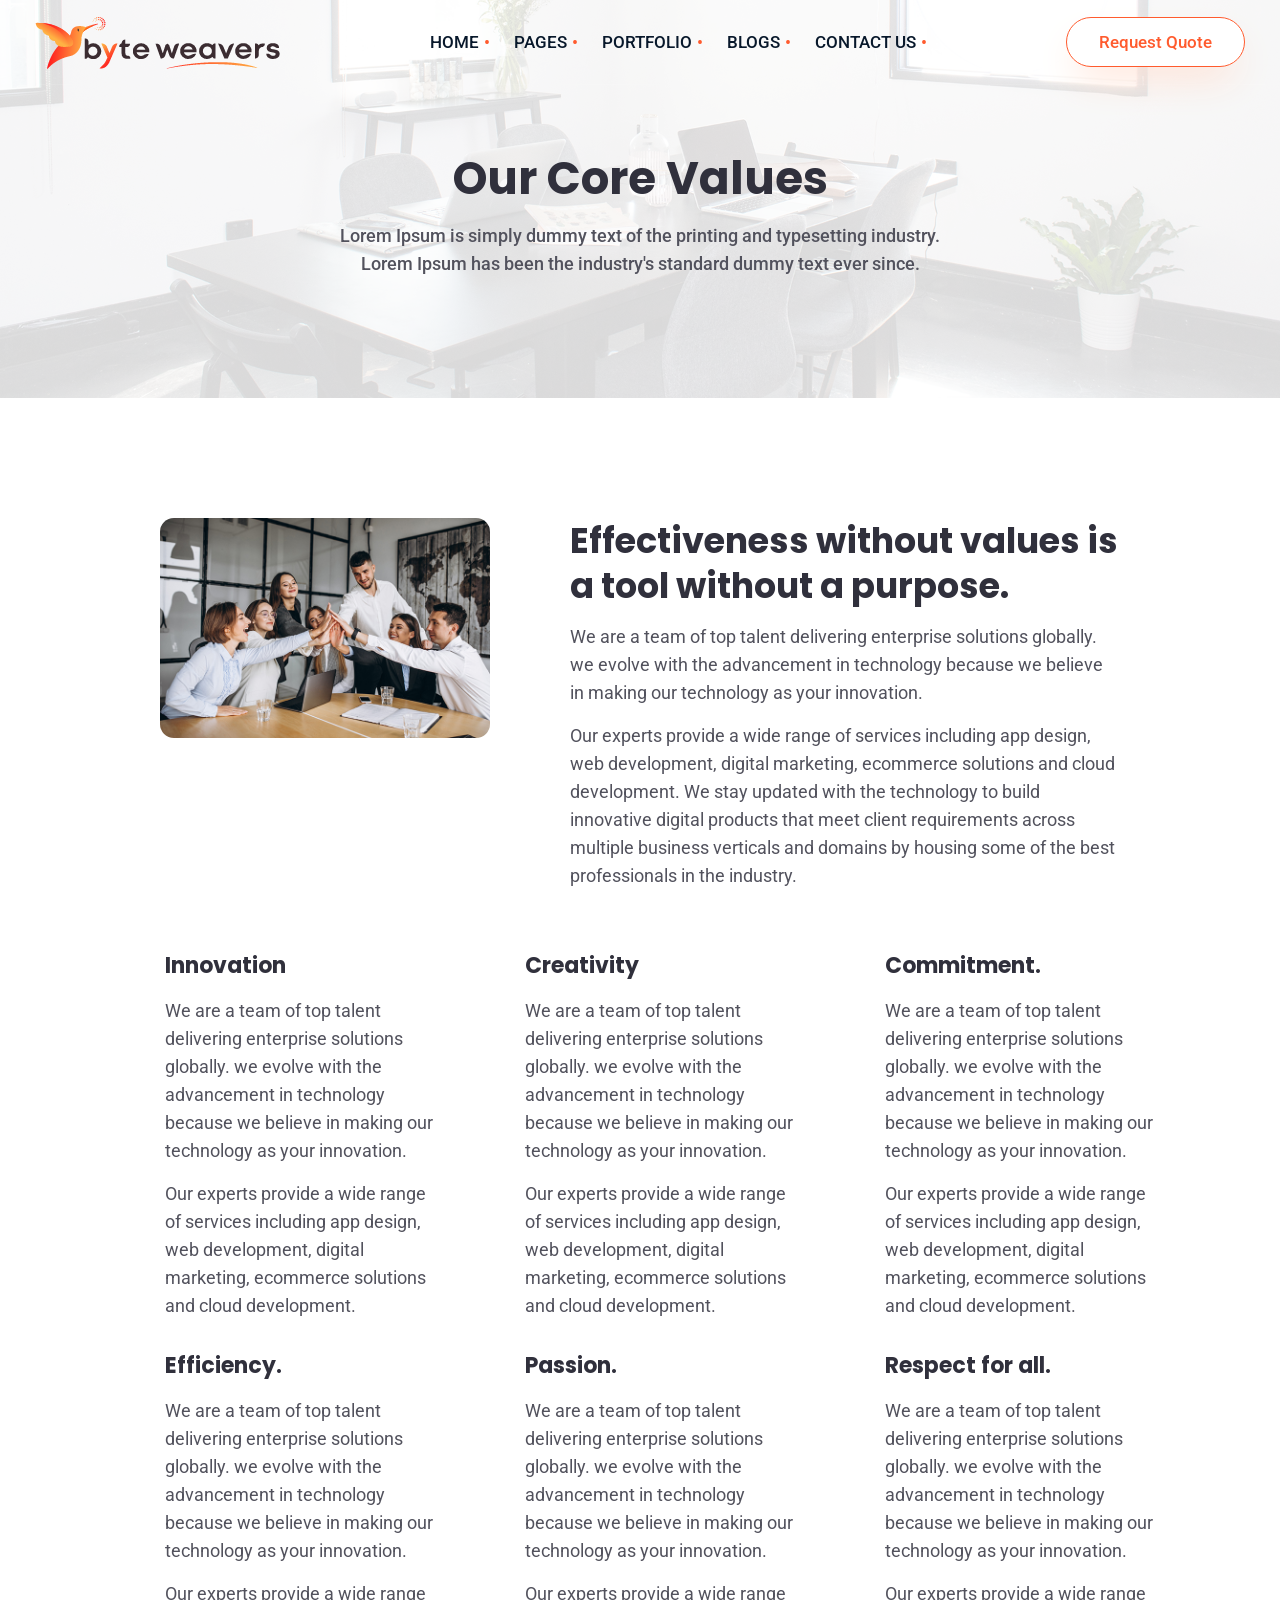
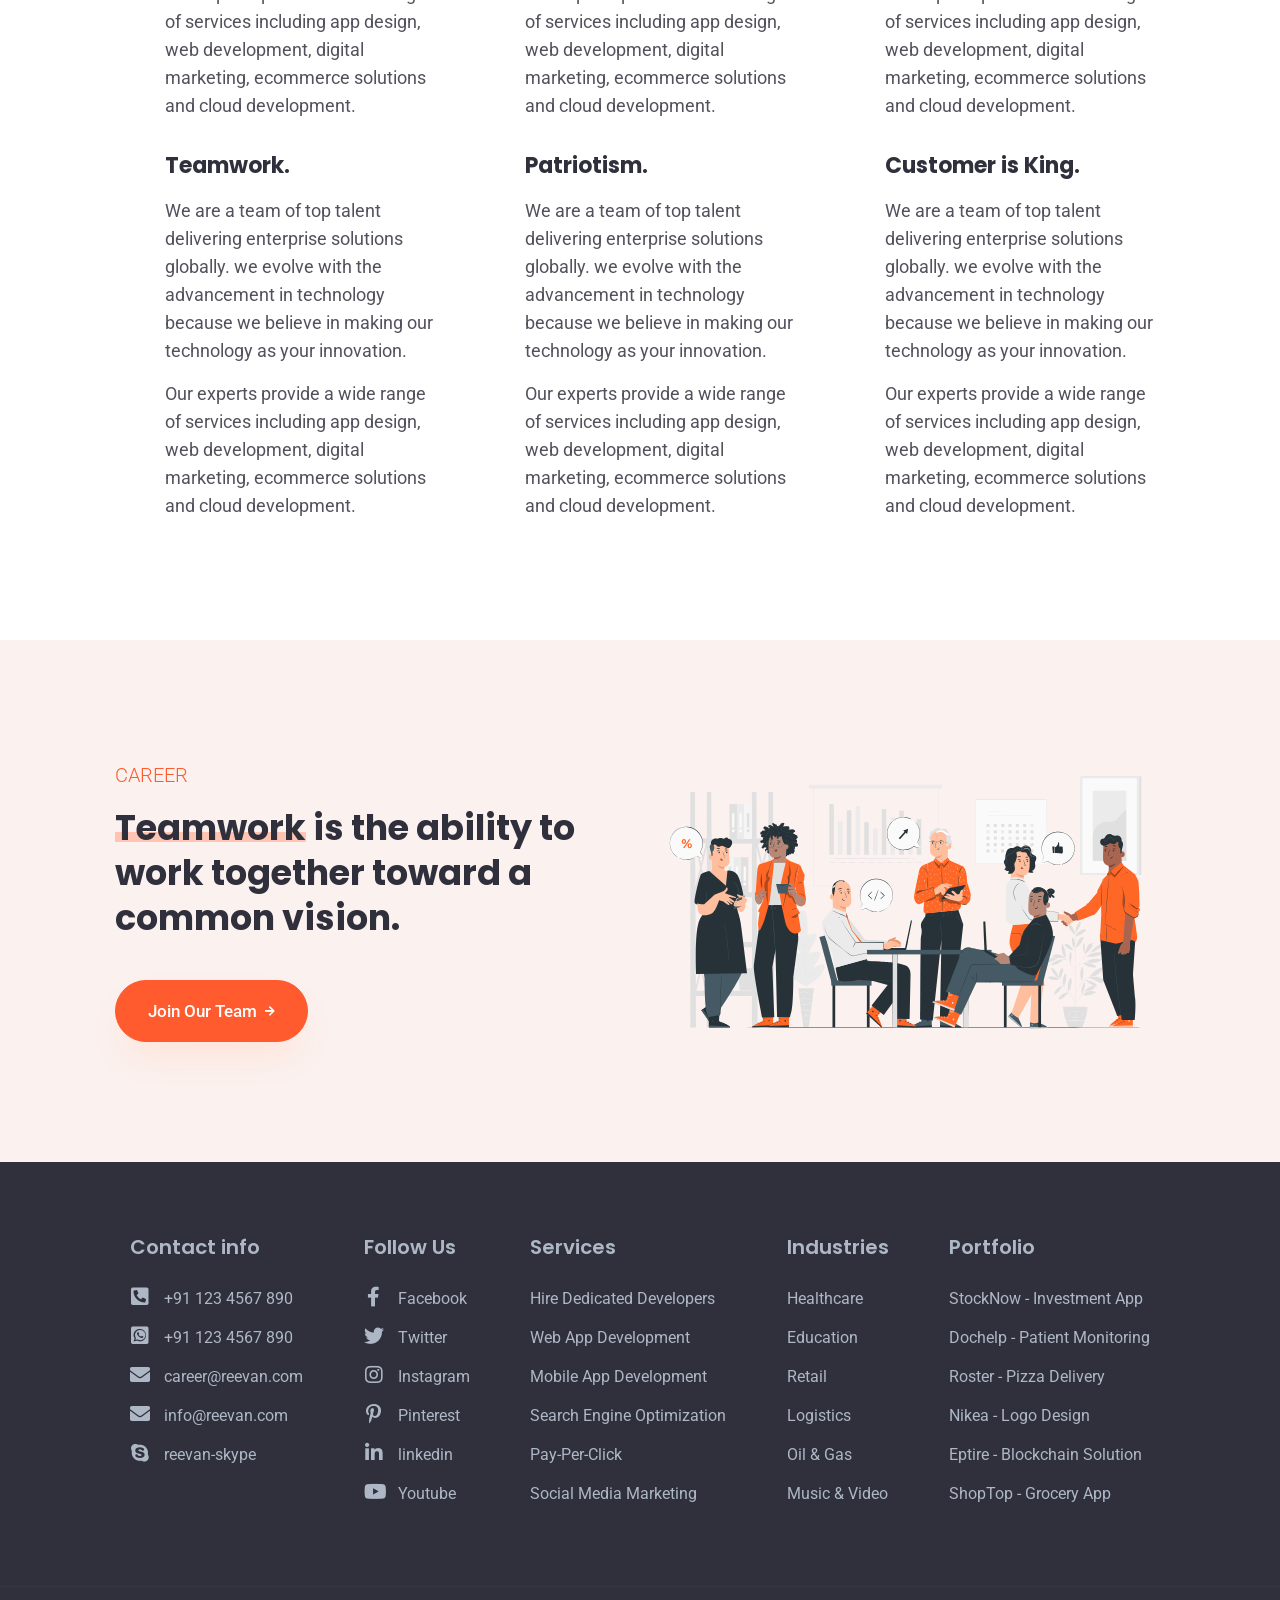
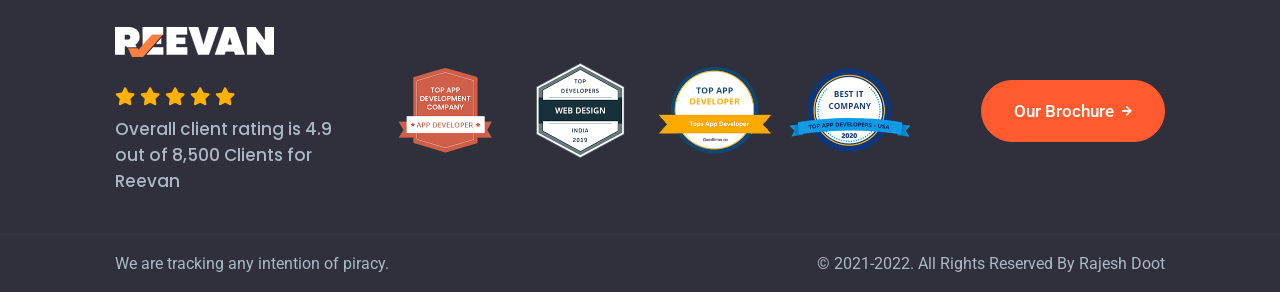
<file: core-values.html>
<!DOCTYPE html>
<html lang="zxx" class="no-js">
<head>
	<meta charset="utf-8" />
	<title>Reevan Web Design &amp; Digital Marketing Agency HTML Template</title>
	<meta name="description" content="Creative Agency, Marketing Agency Template">
	<meta name="keywords" content="Creative Agency, Marketing Agency">
	<meta name="author" content="rajesh-doot">
	<meta name="viewport" content="width=device-width, initial-scale=1, shrink-to-fit=no">
	<meta http-equiv="X-UA-Compatible" content="IE=edge">
	<meta name="theme-color" content="#e8f1ff">
	<!--Website-favicon-->
	<link href="images/favicon.png" rel="icon">
	<!--Plugin-css-->
	<link href="css/bootstrap.min.css" rel="stylesheet">
	<link href="css/plugin.min.css" rel="stylesheet">
	<link href="css/all.min.css" rel="stylesheet">
	<link rel="preconnect" href="https://fonts.gstatic.com">
	<link rel="preconnect" href="https://fonts.gstatic.com">
	<link href="https://fonts.googleapis.com/css2?family=Poppins:wght@300;400;500;600;700;800;900&family=Roboto:wght@400;500;700&display=swap" rel="stylesheet">
	<!-- Template-style-->
	<link href="css/style.css" rel="stylesheet">
	<link href="css/responsive.css" rel="stylesheet">
</head>
<body>
    <!--Start Preloader -->
    <div class="onloadpage" id="page-load">
		<div class="loader-div">
		  <div class="on-img"><img src="images/loader.gif" alt="Logo" class="img-fluid" /><span>Loading Please Wait...</span></div>
		</div>
	  </div>
	  <!--End Preloader -->
	  <!--Start Header-->
	  <header class="ree-header fixed-top">
		<div class="container-fluid m-p-l-r-0">
		  <div class="menu-header">
			<div class="menu-logo">
			  <div class="dskt-logo"><a class="nav-brand" href="./">	<img src="images/logo.png" alt="Logo" class="ree-logo" /> </a> </div>
			</div>
			<div class="ree-nav" role="navigation">
			  <ul class="nav-list">
				<li class="megamenu">
				  <a href="#" class="menu-links">Home</a>
				  <div class="menu-dropdown">
					<div class="menu-block-set">
					  <div class="container">
						<div class="menu-block-a">
						  <div class="mega-menu-blocks">
							<p class="mb10">Need a Website?</p>
							<h4>We Will Shape Your Brand With Our Digital Solutions</h4>
							<a href="get-quote.html" class="ree-btn ree-btn0 ree-btn-grdt2 mt30"> Request Quote <i class="fas fa-arrow-right fa-btn"></i></a>
						  </div>
						  <div class="mega-menu-blocks">
							<div class="menu-inner-block-a">
							  <div class="inner-blockss">
								<label class="menu-headings">Multi-Page Demo</label>
								<ul class="menu-li-link">
								  <li><a href="app-development.html">App Development</a></li>
								  <li><a href="creative-agency.html">Creative Agency</a></li>
								  <li><a href="digital-agency.html">Digital Agency</a></li>
								  <li><a href="graphic-design.html">Graphic Design</a></li>
								  <li><a href="lead-generation.html">Lead Generation</a></li>
								  <li><a href="personal-portfolio.html">Personal Portfolio</a></li>
								  <li><a href="web-design.html">Web Design</a></li>
								</ul>
							  </div>
							  <div class="inner-blockss">
								<label class="menu-headings">One-Page Demo</label>
								<ul class="menu-li-link">
								  <li><a href="app-development-onepage.html">App Development</a></li>
								  <li><a href="creative-agency-onepage.html">Creative Agency</a></li>
								  <li><a href="digital-agency-onepage.html">Digital Agency</a></li>
								  <li><a href="graphic-design-onepage.html">Graphic Design</a></li>
								  <li><a href="lead-generation-onepage.html">Lead Generation</a></li>
								  <li><a href="personal-portfolio-onepage.html">Personal Portfolio</a></li>
								  <li><a href="web-design-onepage.html">Web Design</a></li>
								</ul>
							  </div>
							  <div class="inner-blockss">
								<label class="menu-headings">Coming Soon Demo</label>
								<ul class="menu-li-link">
								  <li><a  href="#." class="dsbld">Corporate Business</a></li>
								  <li><a  href="#." class="dsbld">Product Landing Page</a></li>
								  <li><a  href="#." class="dsbld">Photography</a></li>
								  <li><a  href="#." class="dsbld">Domain & Hosting</a></li>
								  <li><a  href="#." class="dsbld">E-commerce</a></li>
								  <li><a  href="#." class="dsbld">Business Development</a></li>
								</ul>
							  </div>
							  <div class="inner-blockss">
								<label class="menu-headings">&nbsp;</label>
							  </div>
							</div>
						  </div>
						</div>
					  </div>
					</div>
					<div class="menu-extra-info">
					  <div class="container">
						<div class="menu-extra-info-inner">
						  <ul>
							<li>
							  <div class="menu-icon-ree">
								<div class="webiocon"> <i class="far fa-envelope"></i> </div>
							  </div>
							  <a href="mailto:reevan@abcd.com">reevan@abcd.com</a>
							</li>
							<li>
							  <div class="menu-icon-ree">
								<div class="webiocon"> <i class="fas fa-phone-alt"></i> </div>
							  </div>
							  <a href="tel:+91123456789">+91 123 456 7890</a>
							</li>
							<li>
							  <div class="menu-icon-ree">
								<div class="webiocon"> <i class="fab fa-whatsapp"></i> </div>
							  </div>
							  <a href="https://wa.me/+91123456789">+91 123 456 7890</a>
							</li>
							<li>
							  <div class="menu-icon-ree">
								<div class="webiocon"> <i class="fab fa-skype"></i> </div>
							  </div>
							  <a href="#">Reevan.Skype</a>
							</li>
							<li>
							  <div class="menu-icon-ree">
								<div class="webiocon"> <i class="fas fa-question"></i> </div>
							  </div>
							  <a href="#">Why Choose Us</a>
							</li>
						  </ul>
						</div>
					  </div>
					</div>
				  </div>
				</li>
				<li class="megamenu">
				  <a href="#" class="menu-links">Pages</a>
				  <div class="menu-dropdown">
					<div class="menu-block-set">
					  <div class="container">
						<div class="menu-block-a">
						  <div class="mega-menu-blocks">
							<h4>Creative, Premium & Scalable Solutions For App and Web Development</h4>
							<a href="get-quote.html" class="ree-btn ree-btn0 ree-btn-grdt2 mt30"> Request Quote <i class="fas fa-arrow-right fa-btn"></i></a>
						  </div>
						  <div class="mega-menu-blocks">
							<div class="menu-inner-block-a">
							  <div class="inner-blockss">
								<ul class="menu-li-link">
								  <li><a href="about.html">About Us</a></li>
								  <li><a href="about-2.html">About Us - 2</a></li>
								  <li><a href="career.html">Career</a></li>
								  <li><a href="career-2.html">Career - 2</a></li>
								  <li><a href="case-study.html">Case Study</a></li>
								</ul>
							  </div>
							  <div class="inner-blockss">
								<ul class="menu-li-link">
								  <li><a href="case-study-details.html">Case Study Details</a></li>
								  <li><a href="core-values.html">Our Core Value</a></li>
								  <li><a href="get-quote.html">Contact Us</a></li>
								  <li><a href="get-quote-2.html">Contact Us - 2</a></li>
								  <li><a href="our-team.html">Our Team</a></li>
								</ul>
							  </div>
							  <div class="inner-blockss">
								<ul class="menu-li-link">
								  <li><a href="our-team-2.html">Our Team - 2</a></li>
								  <li><a href="pricing.html">Pricing</a></li>
								  <li><a href="pricing-2.html">Pricing - 2</a></li>
								  <li><a href="services.html">Service</a></li>
								  <li><a href="services-2.html">Service - 2</a></li>
								</ul>
							  </div>
							  <div class="inner-blockss">
								<ul class="menu-li-link">
								  <li><a href="service-details.html">Service Details</a></li>
								  <li><a href="service-details-2.html">Service Details - 2</a></li>
								  <li><a href="why-us.html">Why Choose Us</a></li>
								</ul>
							  </div>
							</div>
						  </div>
						</div>
					  </div>
					</div>
					<div class="menu-extra-info">
					  <div class="container">
						<div class="menu-extra-info-inner">
						  <ul>
							<li>
							  <div class="menu-icon-ree">
								<div class="webiocon"> <i class="far fa-envelope"></i> </div>
							  </div>
							  <a href="mailto:reevan@abcd.com">reevan@abcd.com</a>
							</li>
							<li>
							  <div class="menu-icon-ree">
								<div class="webiocon"> <i class="fas fa-phone-alt"></i> </div>
							  </div>
							  <a href="tel:+91123456789">+91 123 456 7890</a>
							</li>
							<li>
							  <div class="menu-icon-ree">
								<div class="webiocon"> <i class="fab fa-whatsapp"></i> </div>
							  </div>
							  <a href="https://wa.me/+91123456789">+91 123 456 7890</a>
							</li>
							<li>
							  <div class="menu-icon-ree">
								<div class="webiocon"> <i class="fab fa-skype"></i> </div>
							  </div>
							  <a href="#">Reevan.Skype</a>
							</li>
							<li>
							  <div class="menu-icon-ree">
								<div class="webiocon"> <i class="fas fa-question"></i> </div>
							  </div>
							  <a href="#">Why Choose Us</a>
							</li>
						  </ul>
						</div>
					  </div>
					</div>
				  </div>
				</li>
				<li class="megamenu mega-small">
				  <a href="#"  class="menu-links">Portfolio</a>
				  <div class="menu-dropdown">
					<div class="menu-block-set"> 
					  <a class="dropdown-item" href="portfolio-modern.html">Portfolio Modern</a>
					  <a class="dropdown-item" href="portfolio-2.html">Portfolio 3 Grid</a>
					  <a class="dropdown-item" href="portfolio-3.html">Portfolio 4 Grid</a>
					  <a class="dropdown-item" href="portfolio-details.html">Portfolio Details</a>							 
					  <a class="dropdown-item" href="portfolio-details-2.html">Portfolio Details - 2</a>						 
					</div>
				  </div>
				</li>
				<li class="megamenu mega-small">
				  <a href="#"  class="menu-links">Blogs</a>
				  <div class="menu-dropdown">
					<div class="menu-block-set"> 
					  <a class="dropdown-item" href="blog.html">Blog Page</a>
					  <a class="dropdown-item" href="blog-details.html">Blog Details</a>					 
					</div>
				  </div>
				</li>
				<li class="megamenu mega-small">
				  <a href="#"  class="menu-links">Contact Us</a>
				  <div class="menu-dropdown">
					<div class="menu-block-set"> 
					  <a class="dropdown-item" href="get-quote.html">Contact Us</a>
					  <a class="dropdown-item" href="get-quote-2.html">Contact Us - 2</a>			 
					</div>
				  </div>
				</li>
			  </ul>
			</div>
			<div class="ree-nav-cta">
			  <ul>
				<li><a href="get-quote.html" class="ree-btn ree-btn0 ree-btn-grdt2"> Request Quote</a> </li>
			  </ul>
			</div>
			<div class="mobile-menu2">
			  <ul class="mob-nav2">
				<li><a href="get-quote.html" class="ree-btn2 ree-btn-grdt1"><i class="fas fa-envelope-open-text"></i></a></li>
				<li class="navm-"><a class="toggle" href="#"> <span></span> </a> </li>
			  </ul>
			</div>
			<!-- mobile Nav -->
			<nav id="main-nav">
			  <ul>
				<li>
				  <a href="#">Home</a>
				  <ul>
					<li><a href="#">Multi-Page Demo</a>
					  <ul>
						<li><a href="app-development.html">App Development</a></li>
						<li><a href="creative-agency.html">Creative Agency</a></li>
						<li><a href="digital-agency.html">Digital Agency</a></li>
						<li><a href="graphic-design.html">Graphic Design</a></li>
						<li><a href="lead-generation.html">Lead Generation</a></li>
						<li><a href="personal-portfolio.html">Personal Portfolio</a></li>
						<li><a href="web-design.html">Web Design</a></li>
					  </ul>
					</li>
					<li><a href="#">One-Page Demo</a>
					  <ul>
						<li><a href="app-development-onepage.html">App Development</a></li>
						<li><a href="creative-agency-onepage.html">Creative Agency</a></li>
						<li><a href="digital-agency-onepage.html">Digital Agency</a></li>
						<li><a href="graphic-design-onepage.html">Graphic Design</a></li>
						<li><a href="lead-generation-onepage.html">Lead Generation</a></li>
						<li><a href="personal-portfolio-onepage.html">Personal Portfolio</a></li>
						<li><a href="web-design-onepage.html">Web Design</a></li>
					  </ul>
					</li>
				  </ul>
				</li>              
				<li><a href="#">Pages</a>
				  <ul>
					<li><a href="about.html">About Us</a></li>
					<li><a href="about-2.html">About Us - 2</a></li>
					<li><a href="career.html">Career</a></li>
					<li><a href="career-2.html">Career - 2</a></li>
					<li><a href="case-study.html">Case Study</a></li>
					<li><a href="case-study-details.html">Case Study Details</a></li>
					<li><a href="core-values.html">Our Core Value</a></li>
					<li><a href="get-quote.html">Contact Us</a></li>
					<li><a href="get-quote-2.html">Contact Us - 2</a></li>
					<li><a href="our-team.html">Our Team</a></li>
					<li><a href="our-team-2.html">Our Team - 2</a></li>
					<li><a href="pricing.html">Pricing</a></li>
					<li><a href="pricing-2.html">Pricing - 2</a></li>
					<li><a href="services.html">Service</a></li>
					<li><a href="services-2.html">Service - 2</a></li>
					<li><a href="service-details.html">Service Details</a></li>
					<li><a href="service-details-2.html">Service Details - 2</a></li>
					<li><a href="why-us.html">Why Choose Us</a></li>
				  </ul>
				</li>
				<li><a href="#">Portfolio</a>
				  <ul>
					<li><a href="portfolio-modern.html">Portfolio Modern</a></li>
					<li><a href="portfolio-2.html">Portfolio 3 Grid</a></li>
					<li><a href="portfolio-3.html">Portfolio 4 Grid</a></li>
					<li>><a href="portfolio-details.html">Portfolio Details</a></li>
					<li><a href="portfolio-details-2.html">Portfolio Details - 2</a></li>
					<li><a href="portfolio-details.html">Portfolio Details</a></li>
				  </ul>
				</li>
				<li><a href="#">Blogs</a>
				  <ul>
					<li>  <a href="blog.html">Blog Page</a></li>
					<li>  <a href="blog-details.html">Blog Details</a></li>
				  </ul>
				</li>
				<li><a href="#">Contact Page</a>
				  <ul>
					  <li><a href="get-quote.html">Contact Us</a></li>
					  <li><a href="get-quote-2.html">Contact Us - 2</a></li>
				  </ul>
				</li>             
			  </ul>
			  <ul class="bottom-nav">
				<li class="ree-hc">
				  <a href="tel:123567890" rel="noreferrer" target="_blank">
					<svg version="1.1"  xmlns="http://www.w3.org/2000/svg" xmlns:xlink="http://www.w3.org/1999/xlink" x="0px" y="0px" viewBox="0 0 25.625 25.625" style="enable-background:new 0 0 25.625 25.625;" xml:space="preserve">
					  <g>
						<path d="M22.079,17.835c-1.548-1.324-3.119-2.126-4.648-0.804l-0.913,0.799 c-0.668,0.58-1.91,3.29-6.712-2.234C5.005,10.079,7.862,9.22,8.531,8.645l0.918-0.8c1.521-1.325,0.947-2.993-0.15-4.71l-0.662-1.04  C7.535,0.382,6.335-0.743,4.81,0.58L3.986,1.3C3.312,1.791,1.428,3.387,0.971,6.419c-0.55,3.638,1.185,7.804,5.16,12.375
						  c3.97,4.573,7.857,6.87,11.539,6.83c3.06-0.033,4.908-1.675,5.486-2.272l0.827-0.721c1.521-1.322,0.576-2.668-0.973-3.995 L22.079,17.835z" />
					  </g>
					</svg>
				  </a>
				</li>
				<li class="ree-hc">
				  <a href="mailto:abc@example.com" target="_blank">
					<svg xmlns="http://www.w3.org/2000/svg" width="24" height="24" viewBox="0 0 24 24">
					  <path d="M20 4H4c-1.1 0-1.99.9-1.99 2L2 18c0 1.1.9 2 2 2h16c1.1 0 2-.9 2-2V6c0-1.1-.9-2-2-2zm0 4l-8 5-8-5V6l8 5 8-5v2z" />
					  <path d="M0 0h24v24H0z" fill="none" />
					</svg>
				  </a>
				</li>
				<li class="ree-hc">
				  <a href="skype:reevan.company" rel="noreferrer" target="_blank">
					<svg xmlns="http://www.w3.org/2000/svg" viewBox="0 0 448 512">
					  <path d="M424.7 299.8c2.9-14 4.7-28.9 4.7-43.8 0-113.5-91.9-205.3-205.3-205.3-14.9 0-29.7 1.7-43.8 4.7C161.3 40.7 137.7 32 112 32 50.2 32 0 82.2 0 144c0 25.7 8.7 49.3 23.3 68.2-2.9 14-4.7 28.9-4.7 43.8 0 113.5 91.9 205.3 205.3 205.3 14.9 0 29.7-1.7 43.8-4.7 19 14.6 42.6 23.3 68.2 23.3 61.8 0 112-50.2 112-112 .1-25.6-8.6-49.2-23.2-68.1zm-194.6 91.5c-65.6 0-120.5-29.2-120.5-65 0-16 9-30.6 29.5-30.6 31.2 0 34.1 44.9 88.1 44.9 25.7 0 42.3-11.4 42.3-26.3 0-18.7-16-21.6-42-28-62.5-15.4-117.8-22-117.8-87.2 0-59.2 58.6-81.1 109.1-81.1 55.1 0 110.8 21.9 110.8 55.4 0 16.9-11.4 31.8-30.3 31.8-28.3 0-29.2-33.5-75-33.5-25.7 0-42 7-42 22.5 0 19.8 20.8 21.8 69.1 33 41.4 9.3 90.7 26.8 90.7 77.6 0 59.1-57.1 86.5-112 86.5z" />
					</svg>
				  </a>
				</li>
				<li class="ree-hc">
				  <a href="wa.me/+91123456789" rel="noreferrer" target="_blank">
					<svg version="1.1"  xmlns="http://www.w3.org/2000/svg" xmlns:xlink="http://www.w3.org/1999/xlink" x="0px" y="0px" viewBox="0 0 512 512"	style="enable-background:new 0 0 512 512;" xml:space="preserve">
					  <g>
						<path d="M256.064,0h-0.128C114.784,0,0,114.816,0,256c0,56,18.048,107.904,48.736,150.048l-31.904,95.104l98.4-31.456 C155.712,496.512,204,512,256.064,512C397.216,512,512,397.152,512,256S397.216,0,256.064,0z M405.024,361.504 c-6.176,17.44-30.688,31.904-50.24,36.128c-13.376,2.848-30.848,5.12-89.664-19.264C189.888,347.2,141.44,270.752,137.664,265.792
						  c-3.616-4.96-30.4-40.48-30.4-77.216s18.656-54.624,26.176-62.304c6.176-6.304,16.384-9.184,26.176-9.184 c3.168,0,6.016,0.16,8.576,0.288c7.52,0.32,11.296,0.768,16.256,12.64c6.176,14.88,21.216,51.616,23.008,55.392 c1.824,3.776,3.648,8.896,1.088,13.856c-2.4,5.12-4.512,7.392-8.288,11.744c-3.776,4.352-7.36,7.68-11.136,12.352 c-3.456,4.064-7.36,8.416-3.008,15.936c4.352,7.36,19.392,31.904,41.536,51.616c28.576,25.44,51.744,33.568,60.032,37.024 c6.176,2.56,13.536,1.952,18.048-2.848c5.728-6.176,12.8-16.416,20-26.496c5.12-7.232,11.584-8.128,18.368-5.568 c6.912,2.4,43.488,20.48,51.008,24.224c7.52,3.776,12.48,5.568,14.304,8.736C411.2,329.152,411.2,344.032,405.024,361.504z"/>
					  </g>
					</svg>
				  </a>
				</li>
			  </ul>
			</nav>
		  </div>
		</div>
	  </header>
	  <!-- Header End -->

<!-- Header title -->
<section class="header-title head-opacity" data-background="images/banner/office.jpg">
		<div class="container">
			<div class="row justify-content-center">
				<div class="col-lg-7 text-center">
					<h1 class="mb15">Our Core Values</h1>
					<p class="h-light">Lorem Ipsum is simply dummy text of the printing and typesetting industry. Lorem Ipsum has been the industry's standard dummy text ever since.</p>
				</div>			
			</div>
		</div>
</section>
<!-- Header title end -->




	<!--start Core Values-->
    <section class="r-bg-x sec-pad">
		<div class="container">
		  <div class="row justify-content-center">
			<div class="col-lg-4">
			  <div class="sol-img m-mt30">
				<img src="images/others/business-plan-office.jpg" alt="reevan office" class="img-fluid">
			  </div>
			</div>
			<div class="col-lg-7">
			  <div class="pera-block ml50 m-mt30">
				<h2>Effectiveness without values is a tool without a purpose.</h2>
				<p>We are a team of top talent delivering enterprise solutions globally. we evolve with the advancement in technology because we believe in making our technology as your innovation.</p>
				<p>Our experts provide a wide range of services including app design, web development, digital marketing, ecommerce solutions and cloud development. We stay updated with the technology to build innovative digital products that meet client requirements across multiple business verticals and domains by housing some of the best professionals in the industry.</p>
			  </div>
			</div>
		  </div>
		  <div class="row mt30">

			<div class="col-lg-4 mt30">
			  <div class="pera-block ml50">
				<h4>Innovation</h4>
				<p>We are a team of top talent delivering enterprise solutions globally. we evolve with the advancement in technology because we believe in making our technology as your innovation.</p>
				<p>Our experts provide a wide range of services including app design, web development, digital marketing, ecommerce solutions and cloud development.</p>
			  </div>
			</div>

			<div class="col-lg-4 mt30">
			  <div class="pera-block ml50">
				<h4>Creativity</h4>
				<p>We are a team of top talent delivering enterprise solutions globally. we evolve with the advancement in technology because we believe in making our technology as your innovation.</p>
				<p>Our experts provide a wide range of services including app design, web development, digital marketing, ecommerce solutions and cloud development.</p>
			  </div>
			</div>

			<div class="col-lg-4 mt30">
			  <div class="pera-block ml50">
				<h4>Commitment.</h4>
				<p>We are a team of top talent delivering enterprise solutions globally. we evolve with the advancement in technology because we believe in making our technology as your innovation.</p>
				<p>Our experts provide a wide range of services including app design, web development, digital marketing, ecommerce solutions and cloud development.</p>
			  </div>
			</div>

			<div class="col-lg-4 mt30">
				<div class="pera-block ml50">
				  <h4>Efficiency.</h4>
				  <p>We are a team of top talent delivering enterprise solutions globally. we evolve with the advancement in technology because we believe in making our technology as your innovation.</p>
				  <p>Our experts provide a wide range of services including app design, web development, digital marketing, ecommerce solutions and cloud development.</p>
				</div>
			  </div>

			  <div class="col-lg-4 mt30">
				<div class="pera-block ml50">
				  <h4>Passion.</h4>
				  <p>We are a team of top talent delivering enterprise solutions globally. we evolve with the advancement in technology because we believe in making our technology as your innovation.</p>
				  <p>Our experts provide a wide range of services including app design, web development, digital marketing, ecommerce solutions and cloud development.</p>
				</div>
			  </div>

			  <div class="col-lg-4 mt30">
				<div class="pera-block ml50">
				  <h4>Respect for all.</h4>
				  <p>We are a team of top talent delivering enterprise solutions globally. we evolve with the advancement in technology because we believe in making our technology as your innovation.</p>
				  <p>Our experts provide a wide range of services including app design, web development, digital marketing, ecommerce solutions and cloud development.</p>
				</div>
			  </div>

			  <div class="col-lg-4 mt30">
				<div class="pera-block ml50">
				  <h4>Teamwork.</h4>
				  <p>We are a team of top talent delivering enterprise solutions globally. we evolve with the advancement in technology because we believe in making our technology as your innovation.</p>
				  <p>Our experts provide a wide range of services including app design, web development, digital marketing, ecommerce solutions and cloud development.</p>
				</div>
			  </div>

			  <div class="col-lg-4 mt30">
				<div class="pera-block ml50">
				  <h4>Patriotism.</h4>
				  <p>We are a team of top talent delivering enterprise solutions globally. we evolve with the advancement in technology because we believe in making our technology as your innovation.</p>
				  <p>Our experts provide a wide range of services including app design, web development, digital marketing, ecommerce solutions and cloud development.</p>
				</div>
			  </div>

			  <div class="col-lg-4 mt30">
				<div class="pera-block ml50">
				  <h4>Customer is King.</h4>
				  <p>We are a team of top talent delivering enterprise solutions globally. we evolve with the advancement in technology because we believe in making our technology as your innovation.</p>
				  <p>Our experts provide a wide range of services including app design, web development, digital marketing, ecommerce solutions and cloud development.</p>
				</div>
			  </div>


		  </div>
		</div>
	  </section>
	  <!--end Core Values-->
 
 

	<!--start career cta-->
	<section class="r-bg-a  sec-pad">
		<div class="container">
			<div class="ree">
				<div class="row">
					<div class="col-lg-6 vcenter">
						<div class="cta-heading">
							<span class="sub-heading mb15">Career</span>
							<h2><span class="ree-text rt40">Teamwork</span> is the ability to work together toward a common vision.</h2>

							<a href="get-quote.html" class="ree-btn  ree-btn-grdt1 mt40 mw-80">Join Our Team <i	class="fas fa-arrow-right fa-btn"></i></a>
						</div>
					</div>
					<div class="col-lg-6 vcenter">
						<div class="ct-sol-img">
							<img src="images/cta/teamwork.svg" alt="team" class="img-fluid">
						</div>
					</div>
				</div>
			</div>
		</div>
	</section>
	<!--end career cta-->

	<!--start footer -->
	<footer class="footer-a">		
		<div class="footer-fist-row pt40">
			<div class="container">
				<div class="footer-rowset">
					<div class="col footer-head">
						<h5>Contact info</h5>
						<ul class="footer-links-list social-linkz">
							<li><a href="tel:+911234567890"><span><i class="fas fa-phone-square-alt"></i></span> +91 123 4567 890 </a></li>
							<li><a href="tel:+911234567890"><span><i class="fab fa-whatsapp-square"></i></span> +91 123 4567 890</a></li>
							<li><a href="mailto:career@reevan.com"><span><i class="fas fa-envelope"></i></span> career@reevan.com</a></li>
							<li><a href="mailto:career@reevan.com"><span><i class="fas fa-envelope"></i></span> info@reevan.com</a></li>
							<li><a href="skype:reevan.company"><span><i class="fab fa-skype"></i></span> reevan-skype</a></li>
						</ul>
					</div>
					<div class="col footer-head">
						<h5>Follow Us</h5>
						<ul class="footer-links-list social-linkz">
							<li><a href="javascript:void(0)"><span><i class="fab fa-facebook-f"></i></span> Facebook</a>	</li>
							<li><a href="javascript:void(0)"><span><i class="fab fa-twitter"></i></span> Twitter </a>	</li>
							<li><a href="javascript:void(0)"><span><i class="fab fa-instagram"></i></span> Instagram</a> </li>
							<li><a href="javascript:void(0)"><span><i class="fab fa-pinterest-p"></i></span> Pinterest</a></li>
							<li><a href="javascript:void(0)"><span><i class="fab fa-linkedin-in"></i></span> linkedin</a></li>
							<li><a href="javascript:void(0)"><span><i class="fab fa-youtube"></i></span> Youtube</a> </li>
						</ul>
					</div>
					<div class="col footer-head">
						<h5>Services</h5>
						<ul class="footer-links-list">
							<li><a href="javascript:void(0)">Hire Dedicated Developers</a></li>
							<li><a href="javascript:void(0)">Web App Development</a></li>
							<li><a href="javascript:void(0)">Mobile App Development</a></li>
							<li><a href="javascript:void(0)">Search Engine Optimization</a></li>
							<li><a href="javascript:void(0)">Pay-Per-Click</a></li>
							<li><a href="javascript:void(0)">Social Media Marketing</a></li>
						</ul>
					</div>
					<div class="col footer-head">
						<h5>Industries</h5>
						<ul class="footer-links-list">
							<li><a href="javascript:void(0)">Healthcare</a></li>
							<li><a href="javascript:void(0)">Education</a></li>
							<li><a href="javascript:void(0)">Retail</a></li>
							<li><a href="javascript:void(0)">Logistics</a></li>
							<li><a href="javascript:void(0)">Oil & Gas</a></li>
							<li><a href="javascript:void(0)">Music & Video</a></li>
						</ul>
					</div>
					<div class="col footer-head">
						<h5>Portfolio</h5>
						<ul class="footer-links-list">
							<li><a href="javascript:void(0)">StockNow - Investment App</a></li>
							<li><a href="javascript:void(0)">Dochelp - Patient Monitoring</a></li>
							<li><a href="javascript:void(0)">Roster - Pizza Delivery</a></li>
							<li><a href="javascript:void(0)">Nikea - Logo Design</a></li>
							<li><a href="javascript:void(0)">Eptire - Blockchain Solution</a></li>
							<li><a href="javascript:void(0)">ShopTop - Grocery App</a></li>
						</ul>
					</div>
				</div>
			</div>
			<div class="footer-abt mt70 pt40 pb40">
				<div class="container">
					<div class="row">
						<div class="col-lg-3 vcenter">
							<div class="footer-ree-lg">
								<div class="footer-logo">
									<a href="#"> <img src="images/footer-logo.png" alt="reeven" class="img"> </a>
								</div>
								<div class="star-rating-review mt30">
									<span class="fa fa-star checked"></span>
									<span class="fa fa-star checked"></span>
									<span class="fa fa-star checked"></span>
									<span class="fa fa-star checked"></span>
									<span class="fa fa-star checked"></span>
								</div>
								<h6 class="mt10">Overall client rating is 4.9 out of 8,500 Clients for Reevan</h6>
							</div>
						</div>
						<div class="col-lg-6 vcenter">
							<div class="ref-logo">
								<a href="#"> <img src="images/brand-logo/app-futura.png" alt="Logo"> </a>
								<a href="#"> <img src="images/brand-logo/clutch.png" alt="Logo"> </a>
								<a href="#"> <img src="images/brand-logo/goodfirm.png" alt="Logo"> </a>
								<a href="#"> <img src="images/brand-logo/itfirm.png" alt="Logo"> </a>
							</div>
						</div>
						<div class="col-lg-3 vcenter ft-btn">
							<a href="#" class="ree-btn  ree-btn-grdt1 mw-80 no-shadows">Our Brochure <i class="fas fa-arrow-right fa-btn"></i></a>
						</div>
					</div>
				</div>
			</div>
			<div class="container ft-cpy">
				<div class="row">
					<div class="col-lg-5">
						<div class="ft-copyright">
							<p>We are tracking any intention of piracy.</p>
						</div>
					</div>

					<div class="col-lg-7">
						<div class="ft-copyright ft-r">
							<p>© 2021-2022. All Rights Reserved By <a href="https://themeforest.net/user/rajesh-doot/portfolio" target="blank">Rajesh Doot</a></p>
						</div>
					</div>
				</div>
			</div>
		</div>
	</footer>
	<!-- end footer -->

	<!--All js files-->
	<script src="js/modernizr-3.5.0.min.js"></script>
	<script src="js/jquery-3.6.0.min.js"></script>
	<script src="js/bootstrap.bundle.min.js"></script>
	<script src="js/app.bundle.js"></script>
	<!--Common reevan script file-->
	<script src="js/main.js"></script>
</body>
</html>
</file>
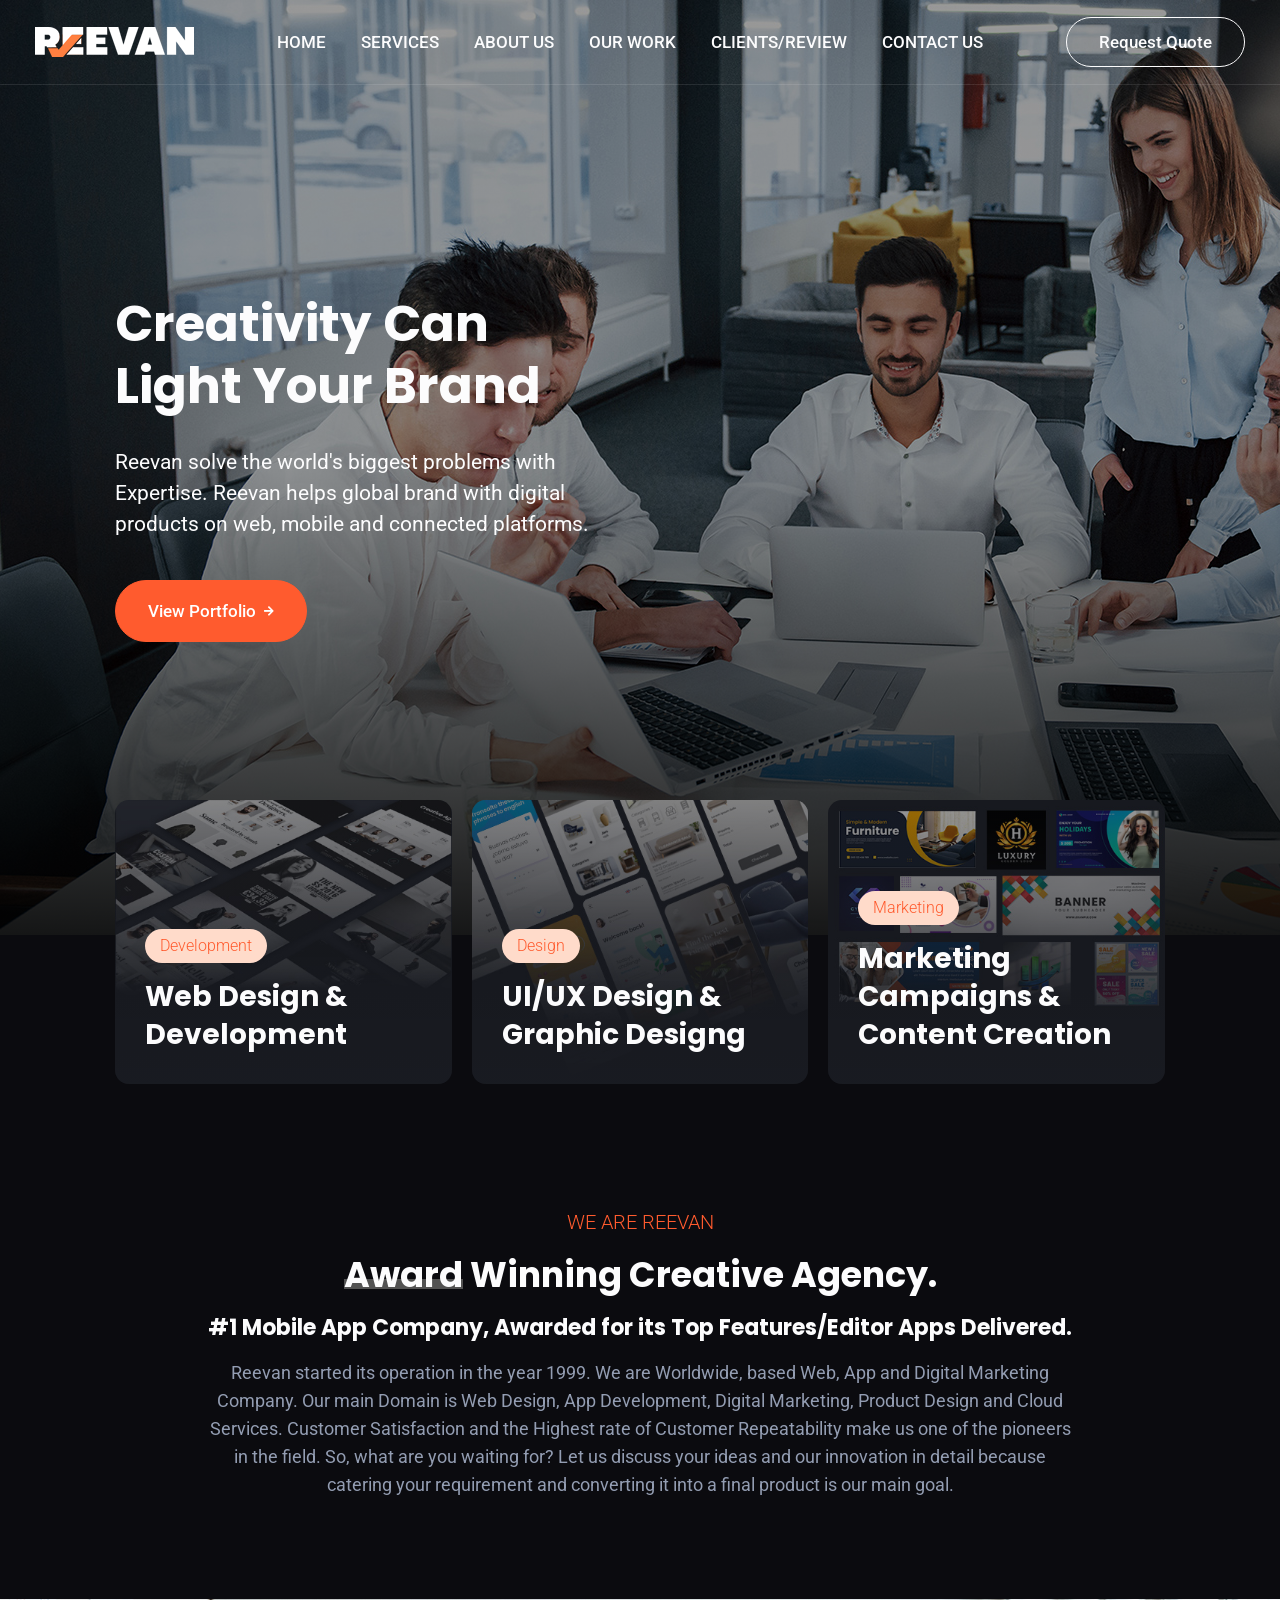
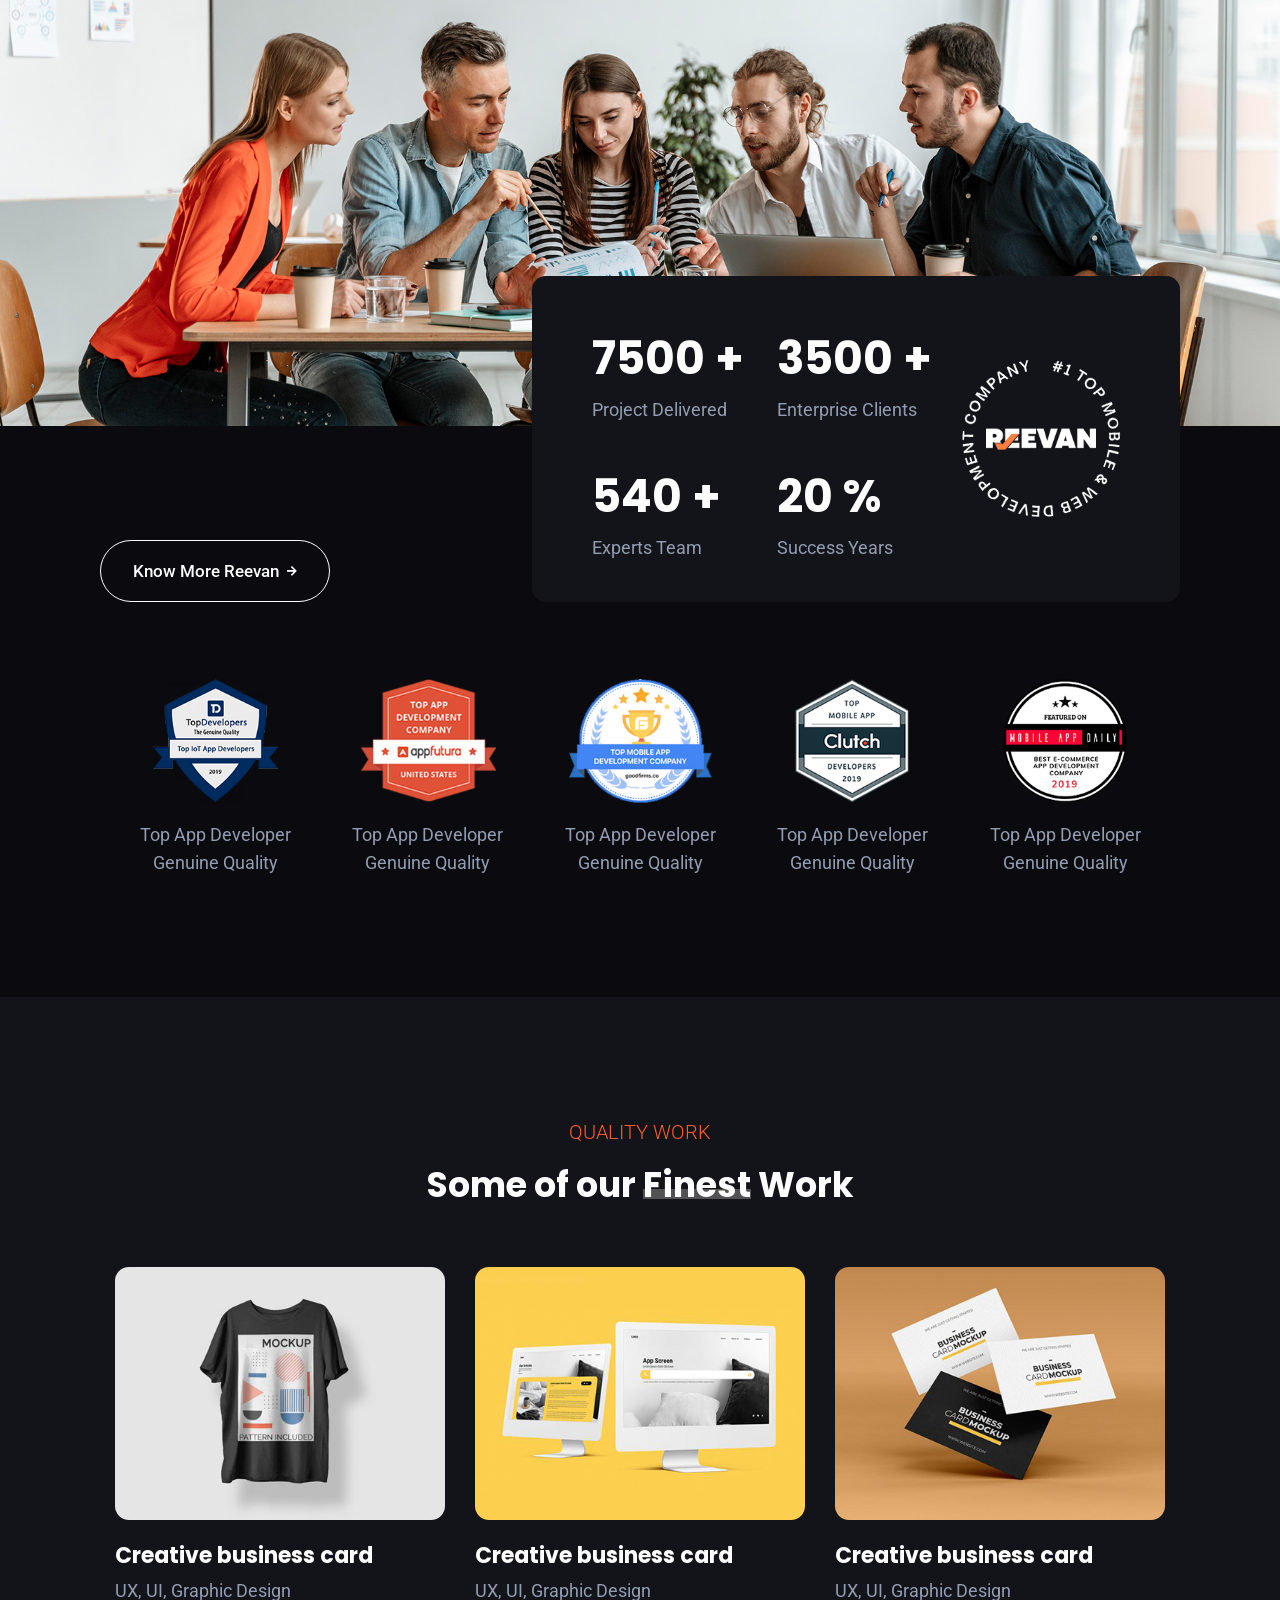
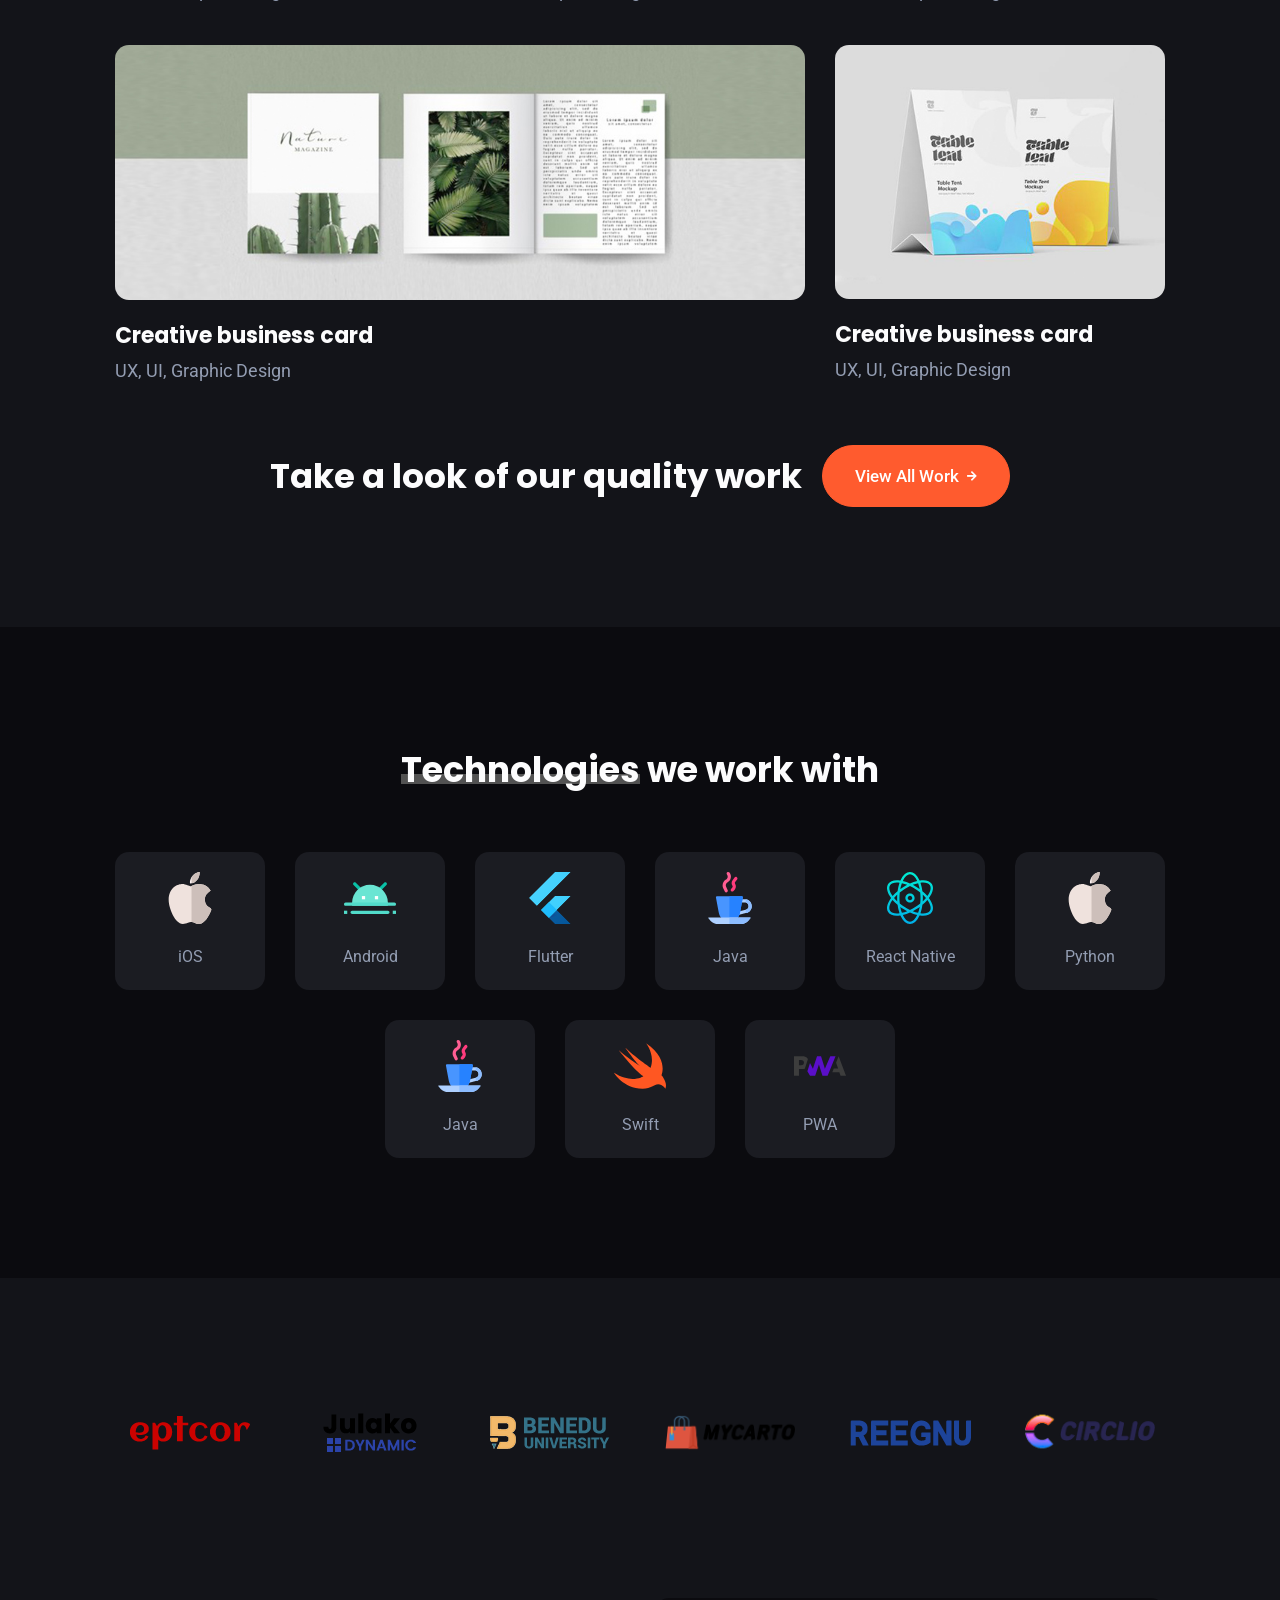
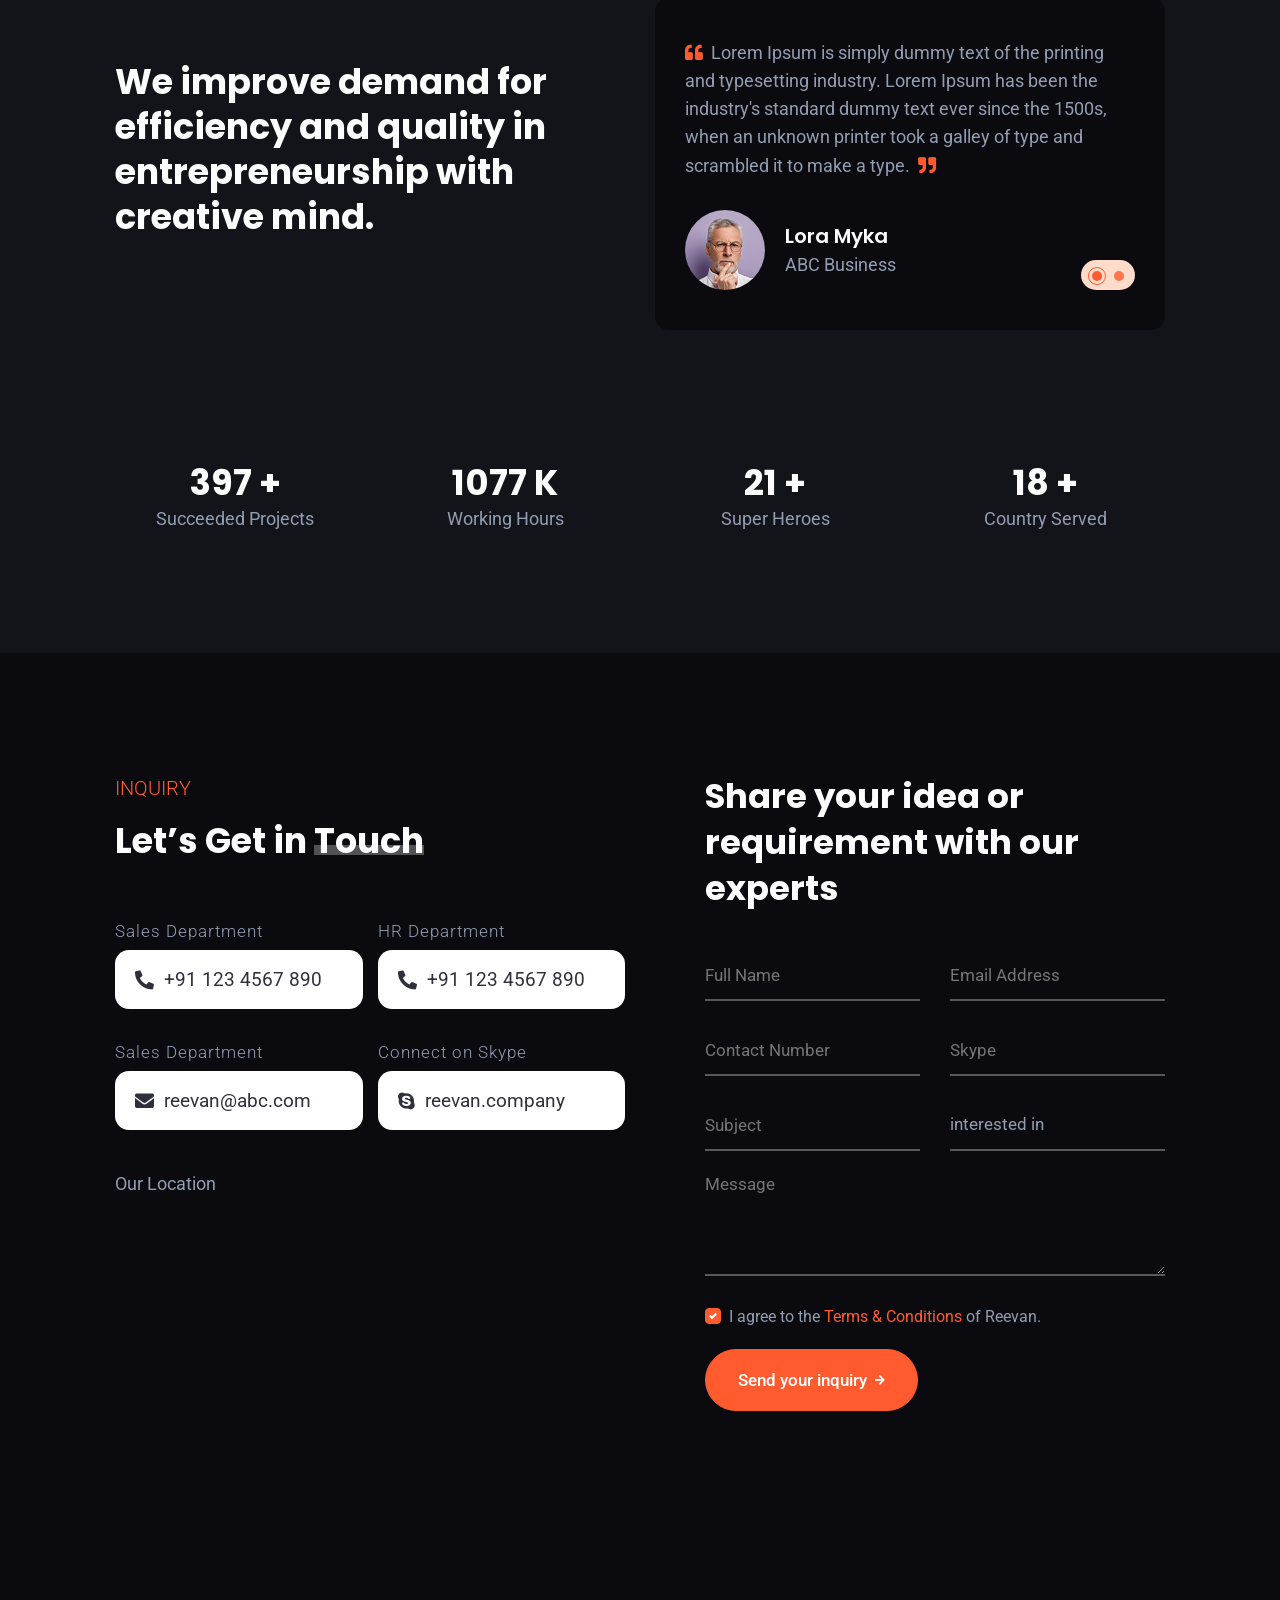
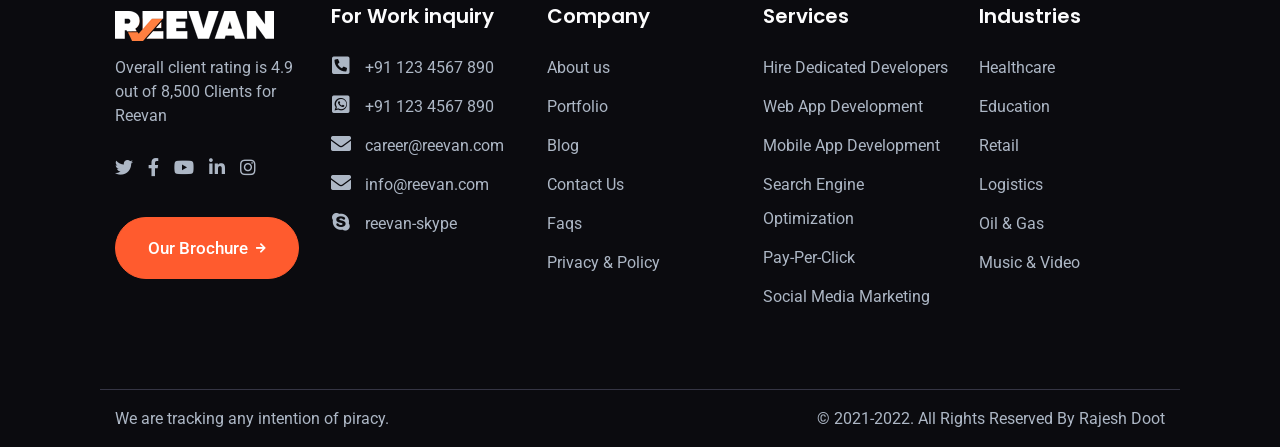
<file: creative-agency-onepage.html>
<!DOCTYPE html>
<html lang="en" class="no-js">
   <head>
      <meta charset="utf-8" />
      <title>Reevan Web Design &amp; Digital Marketing Agency HTML Template</title>
      <meta name="description" content="Creative Agency, Marketing Agency Template">
      <meta name="keywords" content="Creative Agency, Marketing Agency">
      <meta name="author" content="rajesh-doot">
      <meta name="viewport" content="width=device-width, initial-scale=1, shrink-to-fit=no">
      <meta http-equiv="X-UA-Compatible" content="IE=edge">
      <meta name="theme-color" content="#e8f1ff">
      <!--Website-favicon-->
      <link href="images/favicon.png" rel="icon">
      <!--Plugin-css-->
      <link href="css/bootstrap.min.css" rel="stylesheet">
      <link href="css/plugin.min.css" rel="stylesheet">
      <link href="css/all.min.css" rel="stylesheet">
      <link rel="preconnect" href="https://fonts.gstatic.com">
      <link rel="preconnect" href="https://fonts.gstatic.com">
      <link href="https://fonts.googleapis.com/css2?family=Poppins:wght@300;400;500;600;700;800;900&family=Roboto:wght@400;500;700&display=swap" rel="stylesheet">
      <!-- Template-style-->
      <link href="css/style.css" rel="stylesheet">
      <link href="css/responsive.css" rel="stylesheet">
      <style>html { scroll-behavior: smooth;}</style>
   </head>
   <body class="dark-deep dark-bg">
      <!--Start Preloader -->
      <div class="onloadpage" id="page-load">
         <div class="loader-div">
            <div class="on-img"><img src="images/loader.gif" alt="Logo" class="img-fluid" /><span>Loading Please Wait...</span></div>
         </div>
      </div>
      <!--End Preloader -->
      <!--Start Header-->
      <header class="header-dark ree-header fixed-top header-dark">
         <div class="container-fluid m-p-l-r-0">
            <div class="menu-header">
               <div class="menu-logo">
                  <div class="dskt-logo">
                     <a class="nav-brand" href="./"> 
						<img src="images/white-logo.png" alt="Logo" class="ree-logo l-dark" />
						<img src="images/white-logo.png" alt="Logo" class="ree-logo l-white" />
					 </a>
                  </div>
               </div>
               <div class="ree-nav" role="navigation">
                <ul class="nav-list">
                    <li><a href="#home" class="menu-links">Home</a></li>                   					
                    <li><a href="#service" class="menu-links">Services</a></li>	
                    <li><a href="#about" class="menu-links">About Us</a></li>						
                    <li><a href="#work" class="menu-links">Our Work</a></li>						
                    <li><a href="#review" class="menu-links">Clients/Review</a></li>					
                    <li><a href="#contact" class="menu-links">Contact Us</a></li>				
                </ul>
            </div>
               <div class="ree-nav-cta">
                  <ul>
                     <li><a href="get-quote.html" class="ree-btn ree-btn0 ree-btn-grdt3 no-shadows"> Request Quote</a> </li>
                  </ul>
               </div>
               <div class="mobile-menu2">
                  <ul class="mob-nav2">
                     <li><a href="get-quote.html" class="ree-btn2 ree-btn-grdt2"><i class="fas fa-envelope-open-text"></i></a></li>
                     <li class="navm-">
                        <a class="toggle" href="#"> <span></span> </a>
                     </li>
                  </ul>
               </div>
               <nav id="main-nav">
                <ul>
                    <li><a href="#home" class="menu-links">Home</a></li>                    						
                    <li><a href="#service" class="menu-links">Services</a></li>	
                    <li><a href="#about" class="menu-links">About Us</a></li>					
                    <li><a href="#work" class="menu-links">Our Work</a></li>						
                    <li><a href="#review" class="menu-links">Clients/Review</a></li>                   						
                    <li><a href="#contact" class="menu-links">Contact Us</a></li>	
                </ul>
                  <ul class="bottom-nav">
                     <li class="ree-hc">
                        <a href="tel:123567890" rel="noreferrer" target="_blank">
                           <svg version="1.1" xmlns="http://www.w3.org/2000/svg" xmlns:xlink="http://www.w3.org/1999/xlink" x="0px" y="0px" viewBox="0 0 25.625 25.625" style="enable-background:new 0 0 25.625 25.625;" xml:space="preserve">
                              <g>
                                 <path d="M22.079,17.835c-1.548-1.324-3.119-2.126-4.648-0.804l-0.913,0.799 c-0.668,0.58-1.91,3.29-6.712-2.234C5.005,10.079,7.862,9.22,8.531,8.645l0.918-0.8c1.521-1.325,0.947-2.993-0.15-4.71l-0.662-1.04  C7.535,0.382,6.335-0.743,4.81,0.58L3.986,1.3C3.312,1.791,1.428,3.387,0.971,6.419c-0.55,3.638,1.185,7.804,5.16,12.375
                                    c3.97,4.573,7.857,6.87,11.539,6.83c3.06-0.033,4.908-1.675,5.486-2.272l0.827-0.721c1.521-1.322,0.576-2.668-0.973-3.995 L22.079,17.835z" />
                              </g>
                           </svg>
                        </a>
                     </li>
                     <li class="ree-hc">
                        <a href="mailto:abc@example.com" target="_blank">
                           <svg xmlns="http://www.w3.org/2000/svg" width="24" height="24" viewBox="0 0 24 24">
                              <path d="M20 4H4c-1.1 0-1.99.9-1.99 2L2 18c0 1.1.9 2 2 2h16c1.1 0 2-.9 2-2V6c0-1.1-.9-2-2-2zm0 4l-8 5-8-5V6l8 5 8-5v2z" />
                              <path d="M0 0h24v24H0z" fill="none" />
                           </svg>
                        </a>
                     </li>
                     <li class="ree-hc">
                        <a href="skype:reevan.company" rel="noreferrer" target="_blank">
                           <svg xmlns="http://www.w3.org/2000/svg" viewBox="0 0 448 512">
                              <path d="M424.7 299.8c2.9-14 4.7-28.9 4.7-43.8 0-113.5-91.9-205.3-205.3-205.3-14.9 0-29.7 1.7-43.8 4.7C161.3 40.7 137.7 32 112 32 50.2 32 0 82.2 0 144c0 25.7 8.7 49.3 23.3 68.2-2.9 14-4.7 28.9-4.7 43.8 0 113.5 91.9 205.3 205.3 205.3 14.9 0 29.7-1.7 43.8-4.7 19 14.6 42.6 23.3 68.2 23.3 61.8 0 112-50.2 112-112 .1-25.6-8.6-49.2-23.2-68.1zm-194.6 91.5c-65.6 0-120.5-29.2-120.5-65 0-16 9-30.6 29.5-30.6 31.2 0 34.1 44.9 88.1 44.9 25.7 0 42.3-11.4 42.3-26.3 0-18.7-16-21.6-42-28-62.5-15.4-117.8-22-117.8-87.2 0-59.2 58.6-81.1 109.1-81.1 55.1 0 110.8 21.9 110.8 55.4 0 16.9-11.4 31.8-30.3 31.8-28.3 0-29.2-33.5-75-33.5-25.7 0-42 7-42 22.5 0 19.8 20.8 21.8 69.1 33 41.4 9.3 90.7 26.8 90.7 77.6 0 59.1-57.1 86.5-112 86.5z" />
                           </svg>
                        </a>
                     </li>
                     <li class="ree-hc">
                        <a href="wa.me/+91123456789" rel="noreferrer" target="_blank">
                           <svg version="1.1" xmlns="http://www.w3.org/2000/svg" xmlns:xlink="http://www.w3.org/1999/xlink" x="0px" y="0px" viewBox="0 0 512 512" style="enable-background:new 0 0 512 512;" xml:space="preserve">
                              <g>
                                 <path d="M256.064,0h-0.128C114.784,0,0,114.816,0,256c0,56,18.048,107.904,48.736,150.048l-31.904,95.104l98.4-31.456 C155.712,496.512,204,512,256.064,512C397.216,512,512,397.152,512,256S397.216,0,256.064,0z M405.024,361.504 c-6.176,17.44-30.688,31.904-50.24,36.128c-13.376,2.848-30.848,5.12-89.664-19.264C189.888,347.2,141.44,270.752,137.664,265.792
                                    c-3.616-4.96-30.4-40.48-30.4-77.216s18.656-54.624,26.176-62.304c6.176-6.304,16.384-9.184,26.176-9.184 c3.168,0,6.016,0.16,8.576,0.288c7.52,0.32,11.296,0.768,16.256,12.64c6.176,14.88,21.216,51.616,23.008,55.392 c1.824,3.776,3.648,8.896,1.088,13.856c-2.4,5.12-4.512,7.392-8.288,11.744c-3.776,4.352-7.36,7.68-11.136,12.352 c-3.456,4.064-7.36,8.416-3.008,15.936c4.352,7.36,19.392,31.904,41.536,51.616c28.576,25.44,51.744,33.568,60.032,37.024 c6.176,2.56,13.536,1.952,18.048-2.848c5.728-6.176,12.8-16.416,20-26.496c5.12-7.232,11.584-8.128,18.368-5.568 c6.912,2.4,43.488,20.48,51.008,24.224c7.52,3.776,12.48,5.568,14.304,8.736C411.2,329.152,411.2,344.032,405.024,361.504z" />
                              </g>
                           </svg>
                        </a>
                     </li>
                  </ul>
               </nav>
            </div>
         </div>
      </header>
      <!-- Header End -->
      <!--start Hero Section  -->
      <section class="home-creative-agency hero-sec dark-bg" data-background="images/hero/office-team.jpg" id="home">
         <div class="container">
            <div class="row">
               <div class="col-lg-6 vcenter">
                  <div class="hero-content-a zup">
                     <h1 class="h1 mb30" data-aos="fade-in" data-aos-delay="200">Creativity Can Light Your Brand</h1>
                     <p data-aos="fade-in" data-aos-delay="500">Reevan solve the world's biggest problems with Expertise. Reevan helps global brand with digital products on web, mobile and connected platforms. </p>
                     <div class="btn-sets2 vcenter  mt20" data-aos="fade-in" data-aos-delay="1100"> <a href="get-quote.html" class="ree-btn  ree-btn-grdt1 no-shadows mw-80 mr20 mt20">View Portfolio <i class="fas fa-arrow-right fa-btn"></i></a> </div>
                  </div>
               </div>
               <div class="col-lg-6 vcenter" id="service"> </div>
            </div>
         </div>
      </section>
      <!--hero Section End-->
      <!--creative service  -->
      <div class="creative-service dark-deep">
         <div class="container">
            <div class="row">
               <div class="col-lg-12">  
                  <div class="ree-ca-service owl-carousel">

                  <div class="ree-full-bg-card img-hover">
                     <a href="services-2.html" class="full-card-link bd-rds">
                        <div class="img-full-bgimg"><img src="images/others/service-1.jpg" alt="img" class="img-hor"></div>
                        <div class="full-card--title dark-bg sevctxt">
                           <span class="sub-heading2 mb15">Development</span>
                           <h3>Web Design & Development</h3>						 
                        </div>
                     </a>
                  </div>
              
                  <div class="ree-full-bg-card img-hover">
                     <a href="services-2.html" class="full-card-link bd-rds">
						<div class="img-full-bgimg"><img src="images/others/service-2.jpg" alt="img" class="img-hor"></div>
                        <div class="full-card--title dark-bg sevctxt">
                           <span class="sub-heading2 mb15">Design</span>
                           <h3>UI/UX Design & Graphic Designg</h3>
                        </div>
                     </a>
                  </div>
              
                  <div class="ree-full-bg-card img-hover">
                     <a href="services-2.html" class="full-card-link bd-rds">
						<div class="img-full-bgimg"><img src="images/others/service-3.jpg" alt="img" class="img-hor"></div>
                        <div class="full-card--title dark-bg sevctxt">
                           <span class="sub-heading2 mb15">Marketing</span>
                           <h3>Marketing Campaigns & Content Creation</h3>
                        </div>
                     </a>
                  </div>
                  
               </div>
            </div>
         </div>
      </div>
      </div>
      <!--creative service end-->
      <!--start home-about  -->
      <section class="home-about sec-pad dark-bg" id="about">
         <div class="container">
            <div class="row justify-content-center">
               <div class="col-lg-10">
                  <div class="about-content-home m-mb60 text-center">
                     <span class="sub-heading mb15">We Are Reevan</span>
                     <h2 class="mb15"><span class="ree-text rt40">Award</span> Winning Creative Agency.</h2>
                     <h4 class="mb15">#1 Mobile App Company, Awarded for its Top Features/Editor Apps Delivered.</h4>
                     <p>Reevan started its operation in the year 1999. We are Worldwide, based Web, App and Digital Marketing Company. Our main Domain is Web Design, App Development, Digital Marketing, Product Design and Cloud Services. Customer Satisfaction and the Highest rate of Customer Repeatability make us one of the pioneers in the field. So, what are you waiting for? Let us discuss your ideas and our innovation in detail because catering your requirement and converting it into a final product is our main goal. </p>
                  </div>
               </div>
            </div>
         </div>
         <div class="agency-info-ree mt100">
            <div class="agency-picture"><img src="images/others/office-view.jpg" alt="img" class="img-fluid"></div>
            <div class="container">
               <div class="row key-and-award">
                  <div class="ree-app-st-a flx-end m-order2">
                     <div class="btnctm"> <a href="about.html" class="ree-btn ree-btn-grdt3 mw-80 m-mt30">Know More Reevan <i class="fas fa-arrow-right fa-btn"></i></a> </div>
                  </div>
                  <div class="ree-app-st-b m-order1">
                     <div class="quick-key-points dark-light-a">
                        <div class="key-highlights">
                           <div class="key-highlt-b">
                              <h3><span>7500</span> <span>+</span></h3>
                              <p>Project Delivered</p>
                           </div>
                           <div class="key-highlt-b">
                              <h3><span>3500 </span> <span>+</span></h3>
                              <p>Enterprise Clients</p>
                           </div>
                           <div class="key-highlt-b">
                              <h3><span>540 </span> <span>+</span></h3>
                              <p>Experts Team</p>
                           </div>
                           <div class="key-highlt-b">
                              <h3><span>20 </span> <span>%</span></h3>
                              <p>Success Years</p>
                           </div>
                        </div>
                        <div class="agency-info-anim text-center">
                           <div class="animated-logo"> <img src="images/white-logo.png" alt="reevan logo" class="logo-anim"> <img src="images/others/app-development.webp" alt="reevan logo" class="circle-anim"> </div>
                        </div>
                     </div>
                  </div>
               </div>
            </div>
         </div>
         <div class="container mt60">
            <div class="row justify-content-center">
               <div class="col-md-12">
                  <div class="app-awards owl-carousesl">
                     <div class="award-achivt">
                        <a href="#"><img src="images/brand-logo/top-it.png" alt="top it" class="img-fluid"></a>
                        <p>Top App Developer Genuine Quality</p>
                     </div>
                     <div class="award-achivt">
                        <a href="#"><img src="images/brand-logo/appfutura-logo.png" alt="top it" class="img-fluid"></a>
                        <p>Top App Developer Genuine Quality</p>
                     </div>
                     <div class="award-achivt">
                        <a href="#"><img src="images/brand-logo/goodfirm-logo.png" alt="top it" class="img-fluid"></a>
                        <p>Top App Developer Genuine Quality</p>
                     </div>
                     <div class="award-achivt">
                        <a href="#"><img src="images/brand-logo/clutch-logo.png" alt="top it" class="img-fluid"></a>
                        <p>Top App Developer Genuine Quality</p>
                     </div>
                     <div class="award-achivt">
                        <a href="#"><img src="images/brand-logo/mobile-app-logo.png" alt="top it" class="img-fluid"></a>
                        <p>Top App Developer Genuine Quality</p>
                     </div>
                  </div>
               </div>
            </div>
         </div>
      </section>
      <!--home-about end-->
  <!--creative portfolio-->
  <section class="dark-light-a sec-pad">
   <div class="container">
      <div class="row justify-content-center">
         <div class="col-lg-8 col-sm-8 vcenter text-center">
            <div class="heading-hz-btn">
               <span class="sub-heading mb15">QUALITY WORK</span>
               <h2 class="w-txt">Some of our <span class="ree-text rt40">Finest</span> Work</h2>
            </div>
         </div>
      </div>
      <div class="row mt20 dark-bg">
         <div class="col-lg-4 col-sm-4 mt40 img-hover">
            <div class="work-thumbnail">
               <a href="#"> <img src="images/portfolio/creative-work-1.jpg" alt="portfolio reevan" class="img-fluid"> </a>
            </div>
            <div class="port-title mt20">
               <h4 class="mb5"><a href="#">Creative business card</a></h4>
               <p>UX, UI, Graphic Design</p>
            </div>
         </div>
         <div class="col-lg-4 col-sm-4 mt40 img-hover">
            <div class="work-thumbnail">
               <a href="#"> <img src="images/portfolio/creative-work-2.jpg" alt="portfolio reevan" class="img-fluid"> </a>
            </div>
            <div class="port-title mt20">
               <h4 class="mb5"><a href="#">Creative business card</a></h4>
               <p>UX, UI, Graphic Design</p>
            </div>
         </div>
         <div class="col-lg-4 col-sm-4 mt40 img-hover">
            <div class="work-thumbnail">
               <a href="#"> <img src="images/portfolio/creative-work-3.jpg" alt="portfolio reevan" class="img-fluid"> </a>
            </div>
            <div class="port-title mt20">
               <h4 class="mb5"><a href="#">Creative business card</a></h4>
               <p>UX, UI, Graphic Design</p>
            </div>
         </div>
         <div class="col-lg-8 col-sm-8 mt40 img-hover">
            <div class="work-thumbnail">
               <a href="#"> <img src="images/portfolio/creative-work-4.jpg" alt="portfolio reevan" class="img-fluid"> </a>
            </div>
            <div class="port-title mt20">
               <h4 class="mb5"><a href="#">Creative business card</a></h4>
               <p>UX, UI, Graphic Design</p>
            </div>
         </div>
         <div class="col-lg-4 col-sm-4  mt40 img-hover">
            <div class="work-thumbnail">
               <a href="#"> <img src="images/portfolio/creative-work-5.jpg" alt="portfolio reevan" class="img-fluid"> </a>
            </div>
            <div class="port-title mt20">
               <h4 class="mb5"><a href="#">Creative business card</a></h4>
               <p>UX, UI, Graphic Design</p>
            </div>
         </div>
      </div>
      <div class="row justify-content-center text-center mt60">
         <div class="col-lg-10">
            <div class="cta-heading-wide-bt">
               <h3 class="w-txt">Take a look of our quality work</h3>
               <a href="portfolio.html" class="ree-btn  ree-btn-grdt1 mw-80 no-shadows">View All Work <i class="fas fa-arrow-right fa-btn"></i></a> 
            </div>
         </div>
      </div>
   </div>
</section>
<!--end portfolio-->
      <!--start technologies-->
      <section class="dark-deep dark-bg sec-pad">
         <div class="container">
            <div class="row">
               <div class="col-lg-12">
                  <div class="sec-heading text-center">
                     <h2><span class="ree-text rt40">Technologies</span> we work with</h2>
                  </div>
               </div>
            </div>
            <div class="row justify-content-center mt30">
               <div class="col-lg-2 col-md-3 col-sm-4 col-6">
                  <div class="icon-with-title">
                     <a href="javascript:void(0)">
                        <div class="iwt-icon"> <img src="images/icons/apple.svg" alt="Apple"> </div>
                        <div class="iwt-content">
                           <p>iOS</p>
                        </div>
                     </a>
                  </div>
               </div>
               <div class="col-lg-2 col-md-3 col-sm-4 col-6">
                  <div class="icon-with-title">
                     <a href="javascript:void(0)">
                        <div class="iwt-icon"> <img src="images/icons/android.svg" alt="Android"> </div>
                        <div class="iwt-content">
                           <p>Android</p>
                        </div>
                     </a>
                  </div>
               </div>
               <div class="col-lg-2 col-md-3 col-sm-4 col-6">
                  <div class="icon-with-title">
                     <a href="javascript:void(0)">
                        <div class="iwt-icon"> <img src="images/icons/flutterio-icon.svg" alt="Flutter"> </div>
                        <div class="iwt-content">
                           <p>Flutter</p>
                        </div>
                     </a>
                  </div>
               </div>
               <div class="col-lg-2 col-md-3 col-sm-4 col-6">
                  <div class="icon-with-title">
                     <a href="javascript:void(0)">
                        <div class="iwt-icon"> <img src="images/icons/java.svg" alt="Java"> </div>
                        <div class="iwt-content">
                           <p>Java</p>
                        </div>
                     </a>
                  </div>
               </div>
               <div class="col-lg-2 col-md-3 col-sm-4 col-6">
                  <div class="icon-with-title">
                     <a href="javascript:void(0)">
                        <div class="iwt-icon"> <img src="images/icons/physics.svg" alt="React Native"> </div>
                        <div class="iwt-content">
                           <p>React Native</p>
                        </div>
                     </a>
                  </div>
               </div>
               <div class="col-lg-2 col-md-3 col-sm-4 col-6">
                  <div class="icon-with-title">
                     <a href="javascript:void(0)">
                        <div class="iwt-icon"> <img src="images/icons/apple.svg" alt="python"> </div>
                        <div class="iwt-content">
                           <p>Python</p>
                        </div>
                     </a>
                  </div>
               </div>
               <div class="col-lg-2 col-md-3 col-sm-4 col-6">
                  <div class="icon-with-title">
                     <a href="javascript:void(0)">
                        <div class="iwt-icon"> <img src="images/icons/java.svg" alt="Java"> </div>
                        <div class="iwt-content">
                           <p>Java</p>
                        </div>
                     </a>
                  </div>
               </div>
               <div class="col-lg-2 col-md-3 col-sm-4 col-6">
                  <div class="icon-with-title">
                     <a href="javascript:void(0)">
                        <div class="iwt-icon"> <img src="images/icons/swift.svg" alt="Apswiftple"> </div>
                        <div class="iwt-content">
                           <p>Swift</p>
                        </div>
                     </a>
                  </div>
               </div>
               <div class="col-lg-2 col-md-3 col-sm-4 col-6">
                  <div class="icon-with-title">
                     <a href="javascript:void(0)">
                        <div class="iwt-icon"> <img src="images/icons/pwa.svg" alt="pwa"> </div>
                        <div class="iwt-content">
                           <p>PWA</p>
                        </div>
                     </a>
                  </div>
               </div>
            </div>
         </div>
      </section>
      <!--end technologies-->
      <!--start home review-->
      <section class="dark-light-a dark-bg sec-pad" id="review">
         <div class="container">
            <div class="row">
               <div class="col-lg-12">
                  <div class="heading-review text-center">
                     <ul class="row justify-content-center text-center">
                        <li class="col-lg-2 col-md-3 col-sm-4 col-4">
                           <div class="brand-logo"><img src="images/brand-logo/customer-logo-1.png" alt="clients" class="img-fluid"></div>
                        </li>
                        <li class="col-lg-2 col-md-3 col-sm-4 col-4">
                           <div class="brand-logo"><img src="images/brand-logo/customer-logo-2.png" alt="clients" class="img-fluid"></div>
                        </li>
                        <li class="col-lg-2 col-md-3 col-sm-4 col-4">
                           <div class="brand-logo"><img src="images/brand-logo/customer-logo-3.png" alt="clients" class="img-fluid"></div>
                        </li>
                        <li class="col-lg-2 col-md-3 col-sm-4 col-4">
                           <div class="brand-logo"><img src="images/brand-logo/customer-logo-4.png" alt="clients" class="img-fluid"></div>
                        </li>
                        <li class="col-lg-2 col-md-3 col-sm-4 col-4">
                           <div class="brand-logo"><img src="images/brand-logo/customer-logo-5.png" alt="clients" class="img-fluid"></div>
                        </li>
                        <li class="col-lg-2 col-md-3 col-sm-4 col-4">
                           <div class="brand-logo"><img src="images/brand-logo/customer-logo-6.png" alt="clients" class="img-fluid"></div>
                        </li>
                     </ul>
                  </div>
               </div>
            </div>
            <div class="row mt100">
               <div class="col-lg-6 vcenter">
                  <div class="quote-text">
                     <h2>We improve demand for efficiency and quality in entrepreneurship with creative mind.</h2>
                  </div>
               </div>
               <div class="col-lg-6 vcenter">
                  <div class="ree-card dark-deep no-shadows mt30 trust-review owl-carousel">
                     <div class="items">
                        <div class="review-text">
                           <p>Lorem Ipsum is simply dummy text of the printing and typesetting industry. Lorem Ipsum has been the industry's standard dummy text ever since the 1500s, when an unknown printer took a galley of type and scrambled it to make a type.</p>
                        </div>
                        <div class="ree-row-set mt30">
                           <div class="media vcenter">
                              <div class="ree-icon-set img-round80"><img src="images/users/user4.jpg" alt="img" class="img-fluid"></div>
                              <div class="ree-details-set user-info">
                                 <h5>Lora Myka</h5>
                                 <p>ABC Business</p>
                              </div>
                           </div>
                        </div>
                     </div>
                     <div class="items">
                        <div class="review-text">
                           <p>Lorem Ipsum is simply dummy text of the printing and typesetting industry. Lorem Ipsum has been the industry's standard dummy text ever since the 1500s, when an unknown printer took a galley of type and scrambled it to make a type.</p>
                        </div>
                        <div class="ree-row-set mt30">
                           <div class="media vcenter">
                              <div class="ree-icon-set img-round80"><img src="images/users/user4.jpg" alt="img" class="img-fluid"></div>
                              <div class="ree-details-set user-info">
                                 <h5>Lora Myka</h5>
                                 <p>ABC Business</p>
                              </div>
                           </div>
                        </div>
                     </div>
                  </div>
               </div>
            </div>
            <div class="row mt100 dark-bg">
               <div class="col-lg-3 col-sm-6 col-6 mt30">
                  <div class="counter-c-a">
                     <h2><span class="counter">3500</span> <span>+</span> </h2>
                     <p>Succeeded Projects</p>
                  </div>
               </div>
               <div class="col-lg-3 col-sm-6 col-6 mt30">
                  <div class="counter-c-a">
                     <h2><span class="counter">9500</span> <span>K</span> </h2>
                     <p>Working Hours</p>
                  </div>
               </div>
               <div class="col-lg-3 col-sm-6 col-6 mt30">
                  <div class="counter-c-a">
                     <h2><span class="counter">184</span> <span>+</span> </h2>
                     <p>Super Heroes</p>
                  </div>
               </div>
               <div class="col-lg-3 col-sm-6 col-6 mt30">
                  <div class="counter-c-a">
                     <h2><span class="counter">155</span> <span>+</span> </h2>
                     <p>Country Served</p>
                  </div>
               </div>
            </div>
         </div>
      </section>
      <!--end home review -->

      <!--start contact block-->
      <section class="sec-pad dark-deep pb120" id="contact">
         <div class="container">
            <div class="row zup">
               <div class="col-right-a">
                  <div class="sec-heading">
                     <span class="sub-heading mb15">Inquiry</span>
                     <h2>Let’s Get in <span class="ree-text rt40">Touch</span></h2>
                  </div>
                  <div class="home-contact-blocks mt60">
                     <div class="contact-infos">
                        <div class="c-infot"> <span>Sales Department</span> <a href="tel:+911234567890"><i class="fas fa-phone-alt"></i> +91 123 4567 890</a> </div>
                        <div class="c-infot"> <span>HR Department</span> <a href="tel:+911234567890"><i class="fas fa-phone-alt"></i> +91 123 4567 890</a> </div>
                     </div>
                     <div class="contact-infos mt35">
                        <div class="c-infot"> <span>Sales Department</span> <a href="mailto:reevan@abc.com"><i class="fas fa-envelope"></i> reevan@abc.com</a> </div>
                        <div class="c-infot"> <span>Connect on Skype</span> <a href="skype:reevan.company"><i class="fab fa-skype"></i> reevan.company</a> </div>
                     </div>
                     <div class="our-map mt40">
                        <p class="mb5">Our Location</p>
                        <iframe src="https://www.google.com/maps/embed?pb=!1m18!1m12!1m3!1d113874.29338087929!2d75.72051791246247!3d26.885346595411875!2m3!1f0!2f0!3f0!3m2!1i1024!2i768!4f13.1!3m3!1m2!1s0x396c4adf4c57e281%3A0xce1c63a0cf22e09!2sJaipur%2C%20Rajasthan!5e0!3m2!1sen!2sin!4v1622665314705!5m2!1sen!2sin" allowfullscreen="" loading="lazy"></iframe>
                     </div>
                  </div>
               </div>
               <div class="col-right-b">
                  <div class="form-contact-hom">
                     <div class="form-blocks">
                        <form action="#" method="post" name="feedback-form">
                           <h3>Share your idea or <br>requirement with our experts</h3>
                           <div class="fieldsets row mt40">
                              <div class="col-md-6">
                                 <input type="text" placeholder="Full Name" name="name" class="input-ree"> 
                              </div>
                              <div class="col-md-6">
                                 <input type="email" placeholder="Email Address" name="email" class="input-ree">
                              </div>
                           </div>
                           <div class="fieldsets row">
                              <div class="col-md-6">
                                 <input type="tel" placeholder="Contact Number" name="phone" class="input-ree">
                              </div>
                              <div class="col-md-6">
                                 <input type="text" placeholder="Skype" name="skype" class="input-ree">
                              </div>
                           </div>
                           <div class="fieldsets row">
                              <div class="col-md-6">
                                 <input type="text" placeholder="Subject" name="subject" class="input-ree"> 
                              </div>
                              <div class="col-md-6">
                                 <select class="input-ree">
                                    <option value="1">interested in</option>
                                    <option>Web Design</option>
                                    <option>Graphic Design</option>
                                    <option>App Development</option>
                                    <option>E-commerce Development</option>
                                    <option>Digital Marketing</option>
                                    <option>Business Growth</option>
                                    <option>Business Startup</option>
                                    <option>Other...</option>
                                 </select>
                              </div>
                           </div>
                           <div class="fieldsets">
                              <textarea placeholder="Message" name="message" class="input-ree"></textarea>
                           </div>
                           <div class="custom-control custom-checkbox">
                              <input type="checkbox" class="custom-control-input" id="customCheck" name="example1" checked="checked">
                              <label class="custom-control-label label-f-form" for="customCheck">I agree to the <a href="javascript:void(0)">Terms &amp; Conditions</a> of Reevan.</label>
                           </div>
                           <div class="fieldsets mt20">
                              <button type="submit" name="submit" class="ree-btn  ree-btn-grdt1 no-shadows">Send your inquiry <i class="fas fa-arrow-right fa-btn"></i></button>
                           </div>
                        </form>
                     </div>
                  </div>
               </div>
            </div>
         </div>
      </section>
      <!--end contact block-->
      <!--start footer -->
      <footer class="footer-a dark-deep">
         <div class="footer-fist-row pt40">
            <div class="container">
               <div class="row footer-deg2">
                  <div class="col-5s">
                     <div class="footer-ree-c">
                        <div class="footer-logo pt40">
                           <a href="#"> <img src="images/footer-logo.png" alt="reeven" class="img"> </a>
                        </div>
                        <p class="mt15">Overall client rating is 4.9 out of 8,500 Clients for Reevan</p>
                        <ul class="footer_social mt30">
                           <li><a href="#" target="_blank"><i class="fab fa-twitter" aria-hidden="true"></i></a></li>
                           <li> <a href="#" target="_blank"><i class="fab fa-facebook-f" aria-hidden="true"></i></a></li>
                           <li><a href="#" target="_blank"><i class="fab fa-youtube" aria-hidden="true"></i></a></li>
                           <li><a href="#" target="_blank"><i class="fab fa-linkedin-in" aria-hidden="true"></i></a></li>
                           <li> <a href="#" target="_blank"><i class="fab fa-instagram" aria-hidden="true"></i></a> </li>
                        </ul>
                        <a href="#" class="ree-btn  ree-btn-grdt1 mw-80 no-shadows mt40">Our Brochure <i class="fas fa-arrow-right fa-btn"></i></a> 
                     </div>
                  </div>
                  <div class="col-5s">
                     <h5>For Work inquiry</h5>
                     <ul class="footer-links-list social-linkz">
                        <li><a href="tel:+911234567890"><span><i class="fas fa-phone-square-alt"></i></span> +91 123 4567 890 </a></li>
                        <li><a href="https://wa.me/+911234567890"><span><i class="fab fa-whatsapp-square"></i></span> +91 123 4567 890</a></li>
                        <li><a href="mailto:career@reevan.com"><span><i class="fas fa-envelope"></i></span> career@reevan.com</a></li>
                        <li><a href="mailto:career@reevan.com"><span><i class="fas fa-envelope"></i></span> info@reevan.com</a></li>
                        <li><a href="skype:reevan.company"><span><i class="fab fa-skype"></i></span> reevan-skype</a></li>
                     </ul>
                  </div>
                  <div class="col-5s">
                     <h5>Company</h5>
                     <ul class="footer-links-list">
                        <li><a href="javascript:void(0)"> About us</a></li>
                        <li><a href="javascript:void(0)">Portfolio</a></li>
                        <li><a href="javascript:void(0)">Blog</a></li>
                        <li><a href="javascript:void(0)">Contact Us</a></li>
                        <li><a href="javascript:void(0)">Faqs</a></li>
                        <li><a href="javascript:void(0)">Privacy & Policy</a></li>
                     </ul>
                  </div>
                  <div class="col-5s">
                     <h5>Services</h5>
                     <ul class="footer-links-list">
                        <li><a href="javascript:void(0)">Hire Dedicated Developers</a></li>
                        <li><a href="javascript:void(0)">Web App Development</a></li>
                        <li><a href="javascript:void(0)">Mobile App Development</a></li>
                        <li><a href="javascript:void(0)">Search Engine Optimization</a></li>
                        <li><a href="javascript:void(0)">Pay-Per-Click</a></li>
                        <li><a href="javascript:void(0)">Social Media Marketing</a></li>
                     </ul>
                  </div>
                  <div class="col-5s">
                     <h5>Industries</h5>
                     <ul class="footer-links-list">
                        <li><a href="javascript:void(0)">Healthcare</a></li>
                        <li><a href="javascript:void(0)">Education</a></li>
                        <li><a href="javascript:void(0)">Retail</a></li>
                        <li><a href="javascript:void(0)">Logistics</a></li>
                        <li><a href="javascript:void(0)">Oil & Gas</a></li>
                        <li><a href="javascript:void(0)">Music & Video</a></li>
                     </ul>
                  </div>
               </div>
            </div>
            <div class="container ft-cpy bt-top mt70">
               <div class="row">
                  <div class="col-lg-5">
                     <div class="ft-copyright">
                        <p>We are tracking any intention of piracy.</p>
                     </div>
                  </div>
                  <div class="col-lg-7">
                     <div class="ft-copyright ft-r">
                        <p>© 2021-2022. All Rights Reserved By <a href="https://themeforest.net/user/rajesh-doot/portfolio" target="blank">Rajesh Doot</a></p>
                     </div>
                  </div>
               </div>
            </div>
         </div>
      </footer>
      <!-- end footer -->
      <!--All js files-->
      <script src="js/modernizr-3.5.0.min.js"></script>
      <script src="js/jquery-3.6.0.min.js"></script>
      <script src="js/bootstrap.bundle.min.js"></script>
      <script src="js/app.bundle.js"></script>
      <!--Common reevan script file-->
      <script src="js/main.js"></script>
   </body>
</html>
</file>
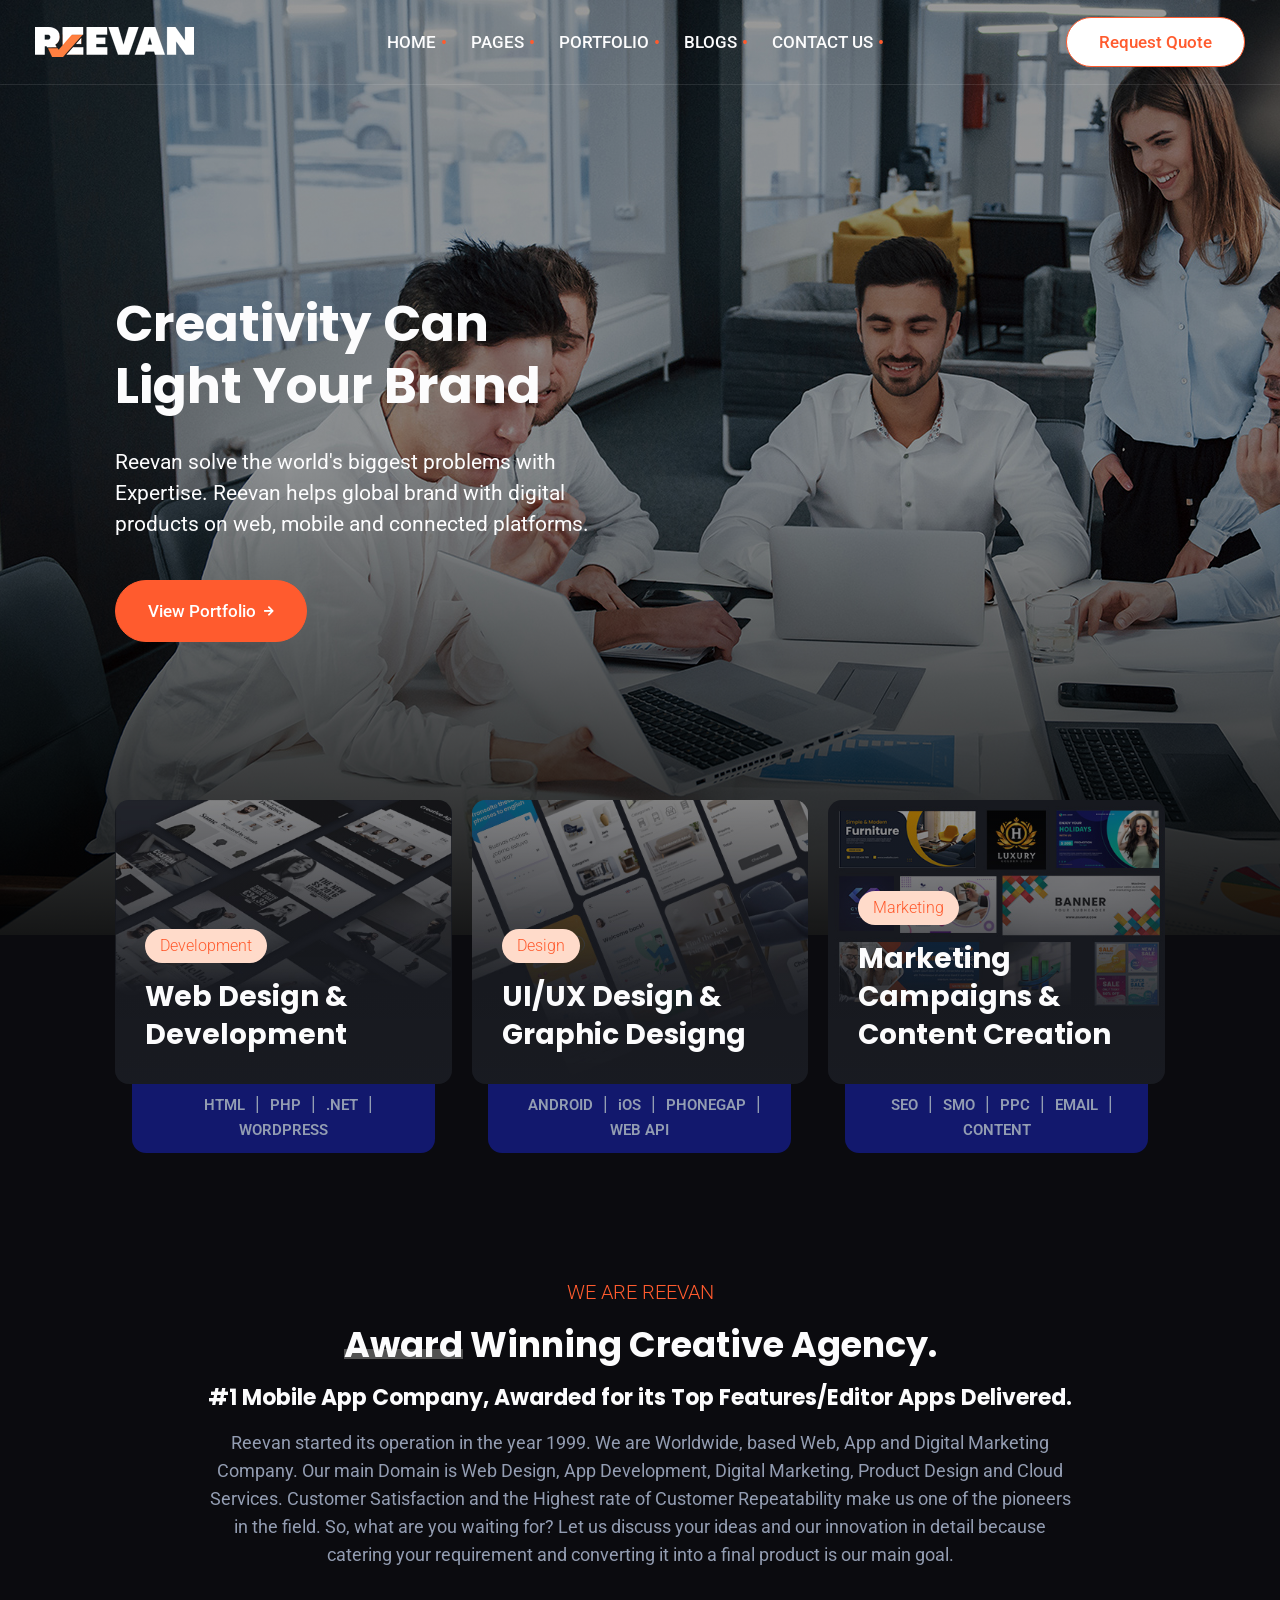
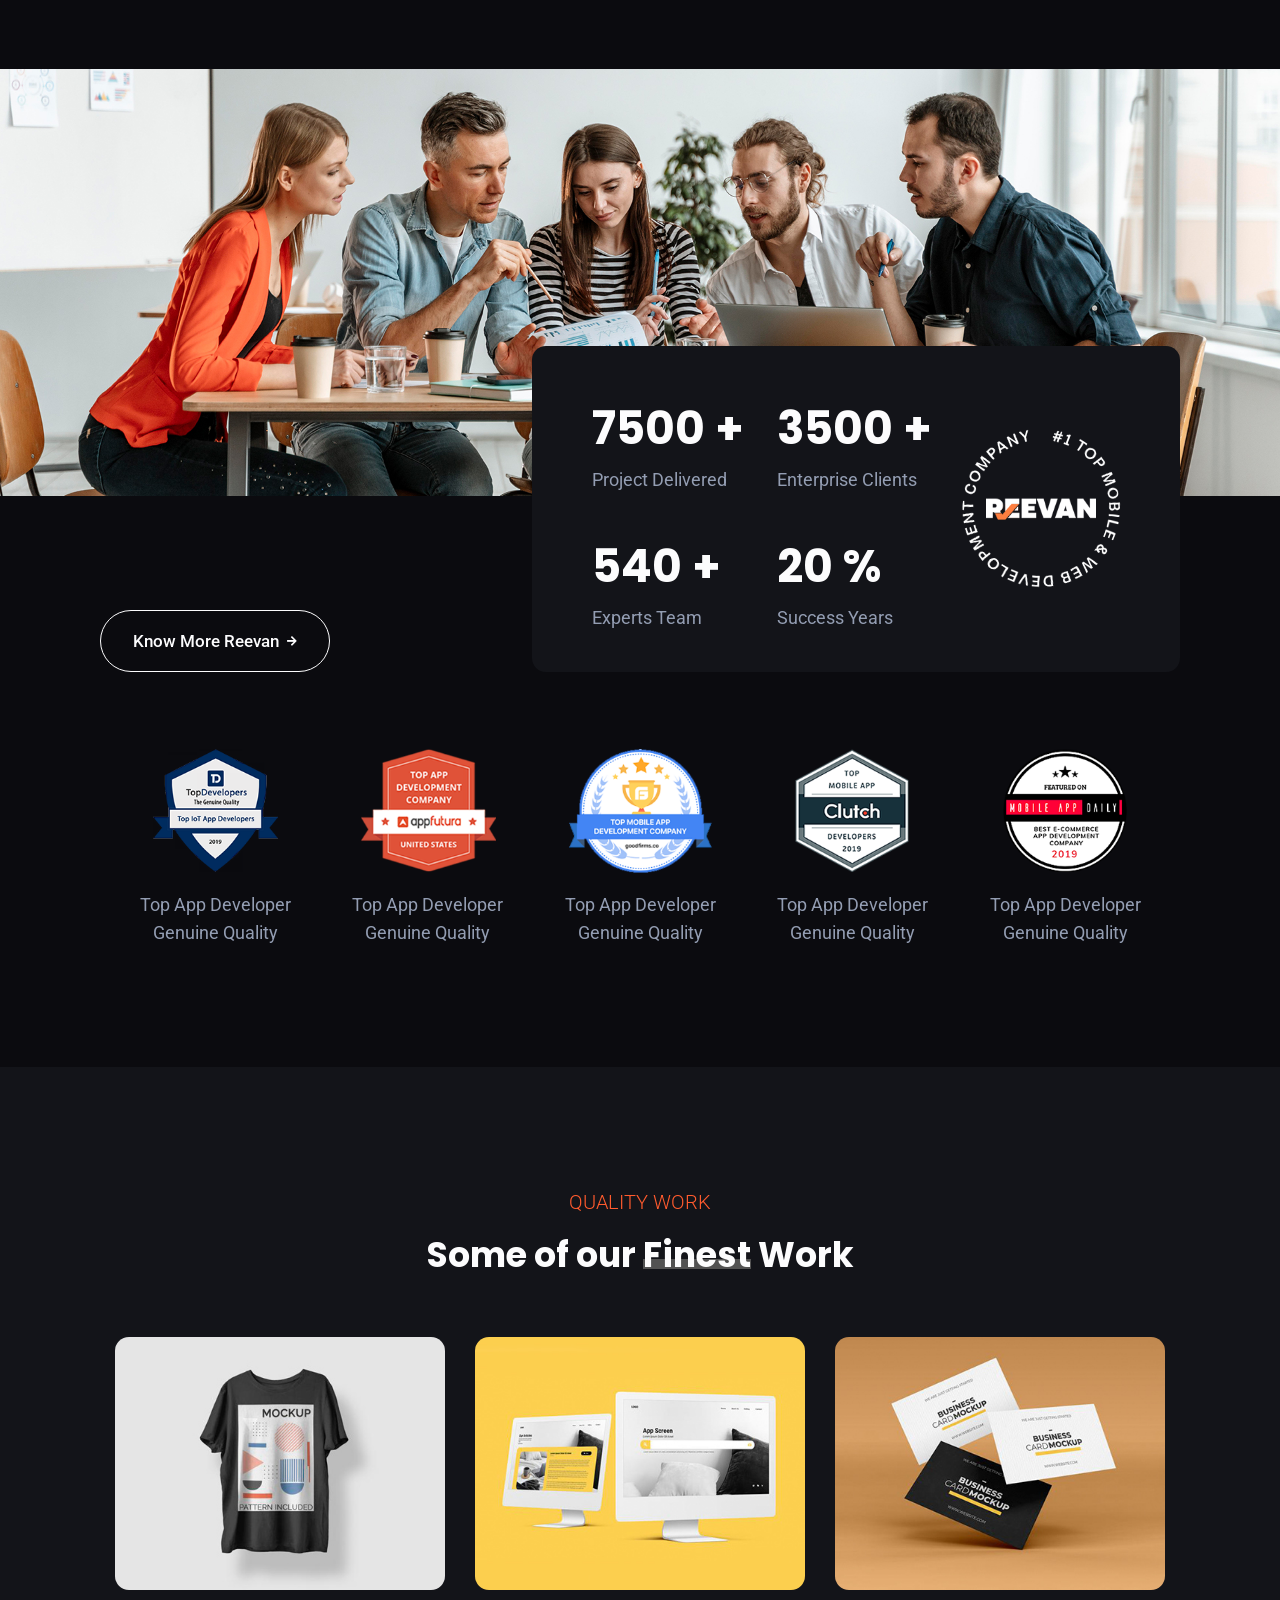
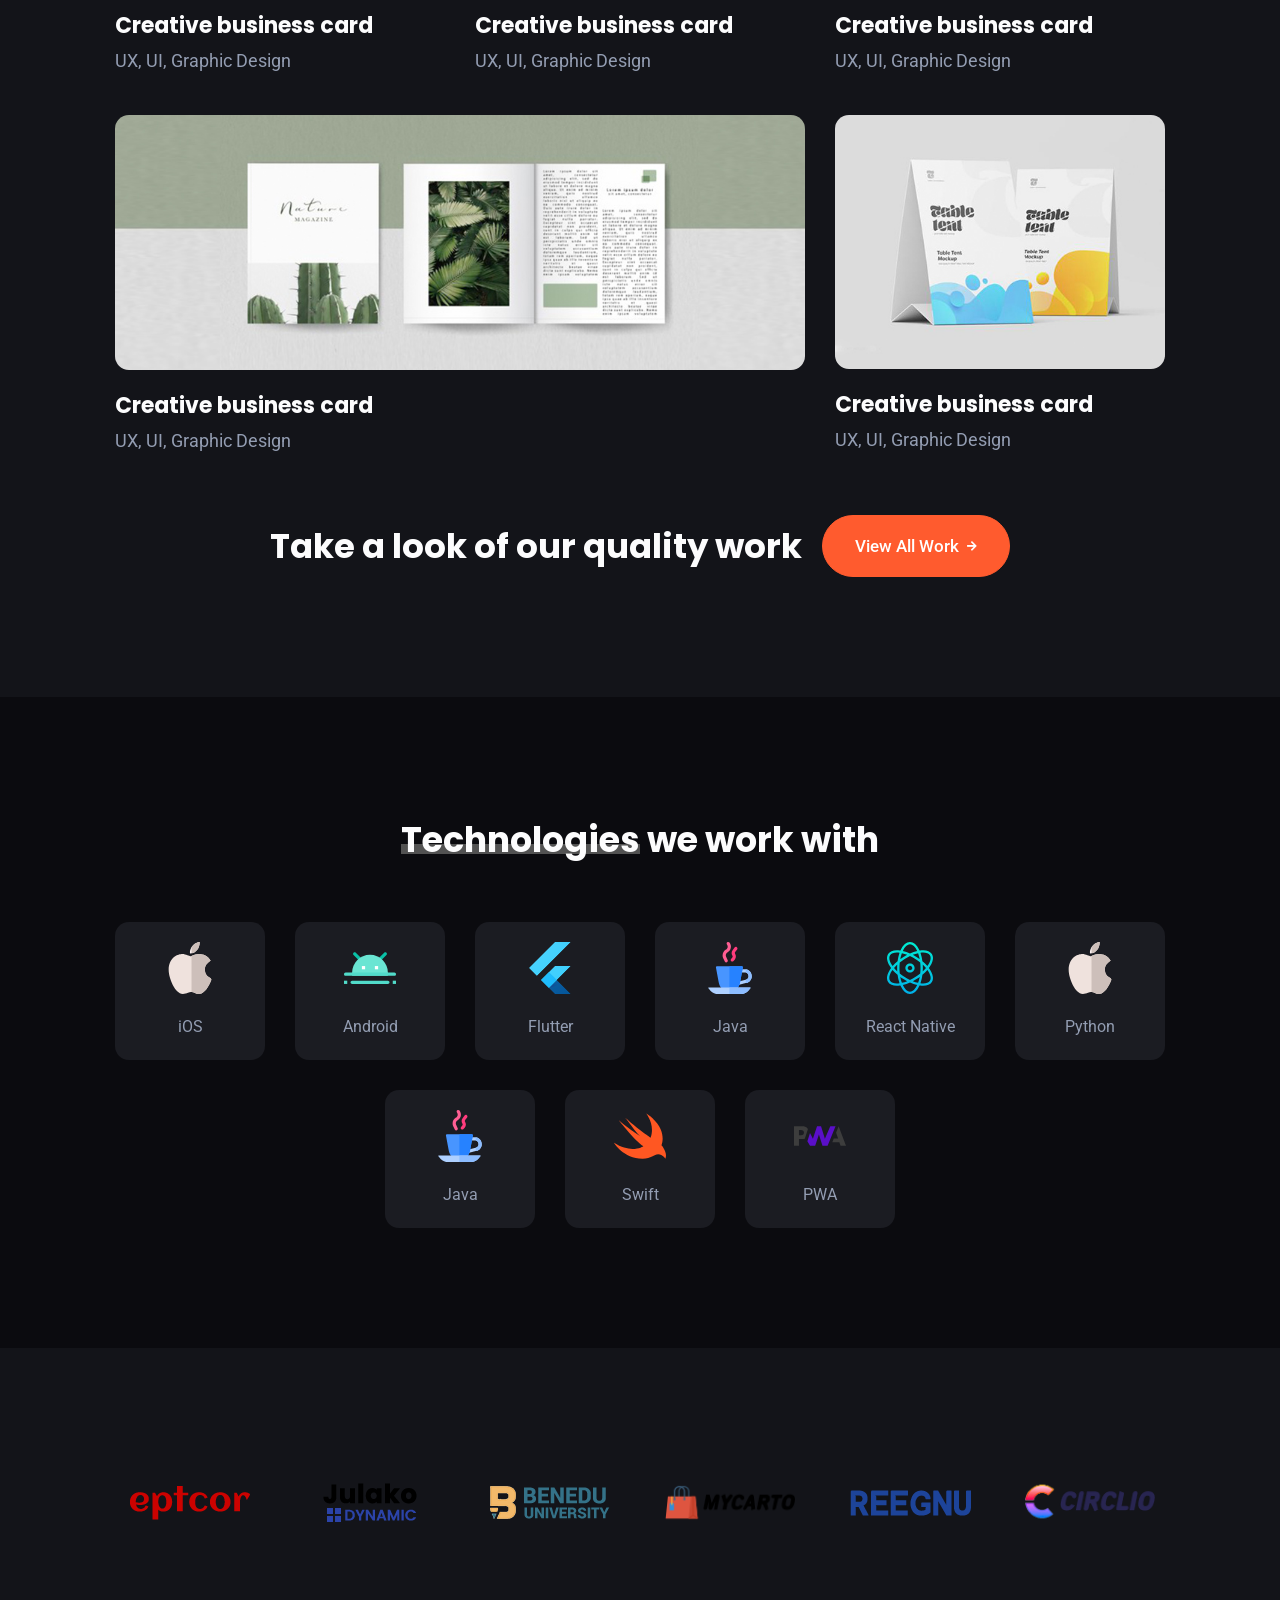
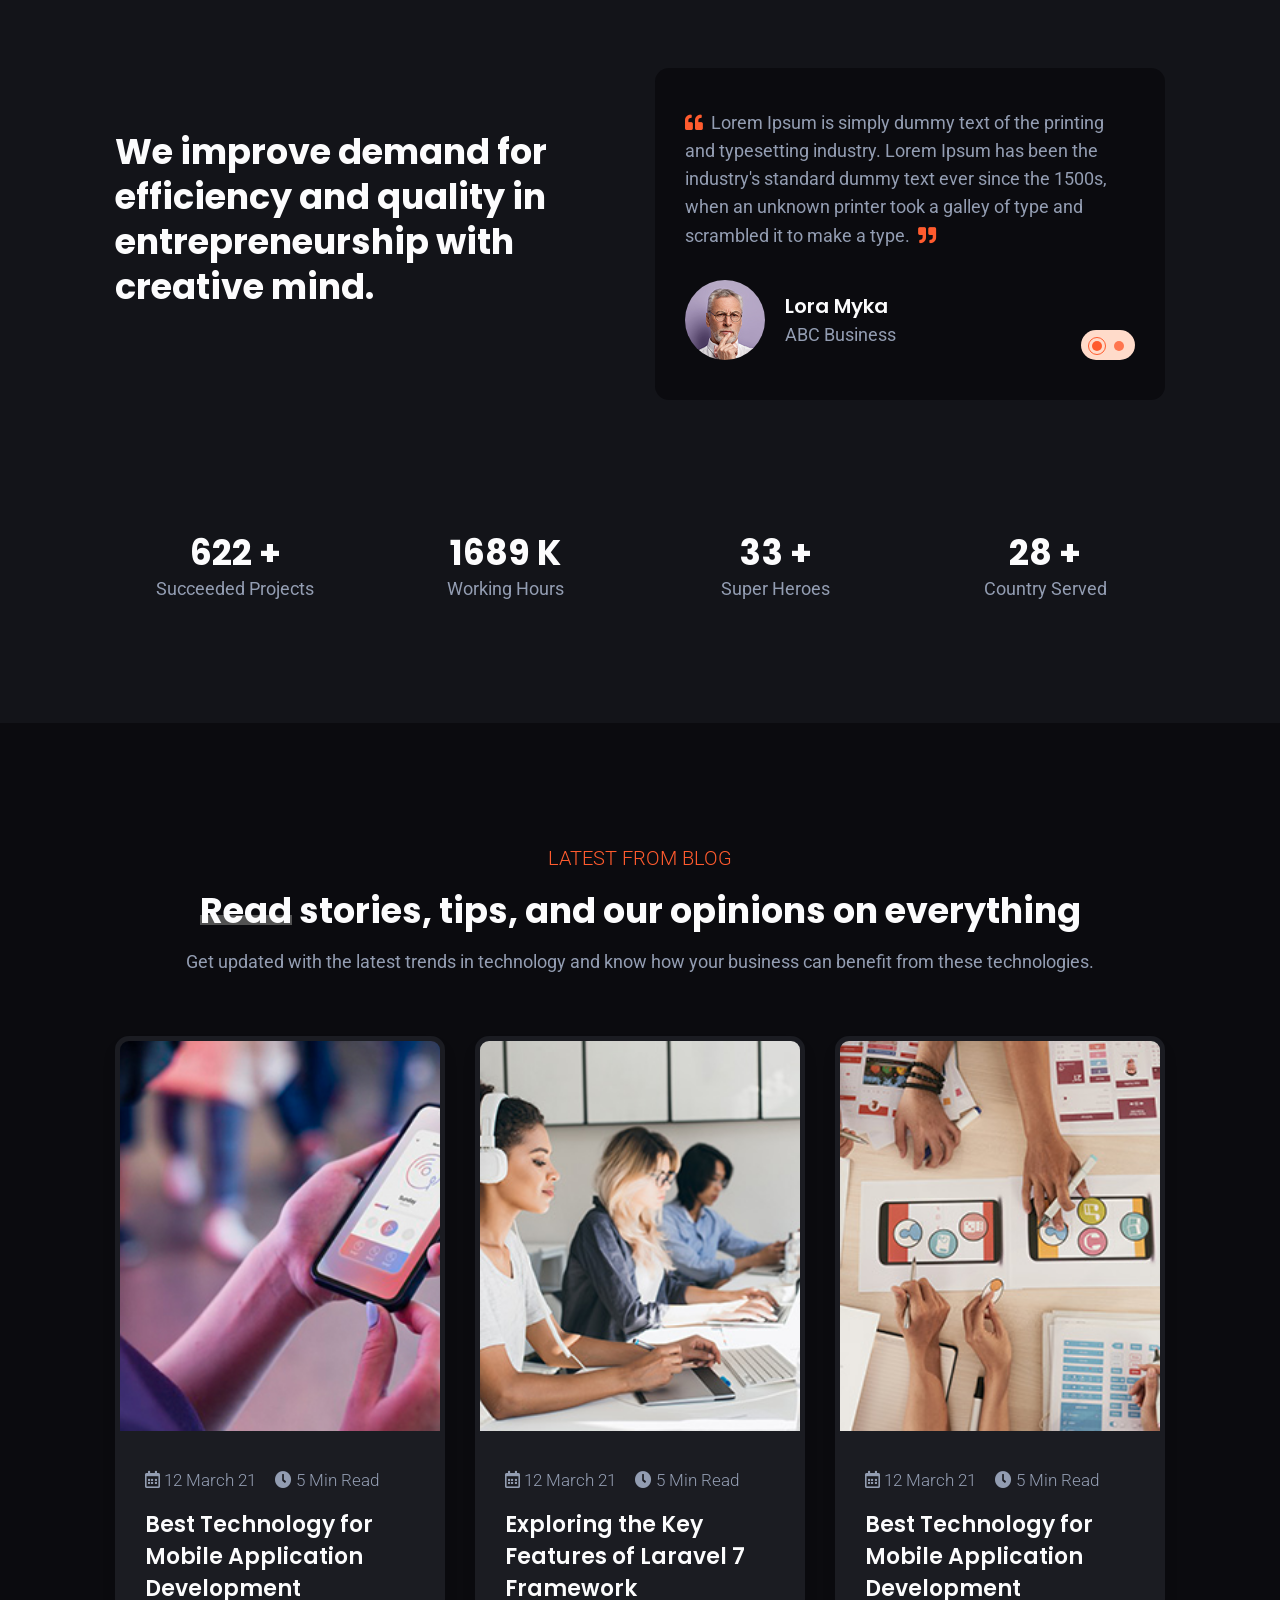
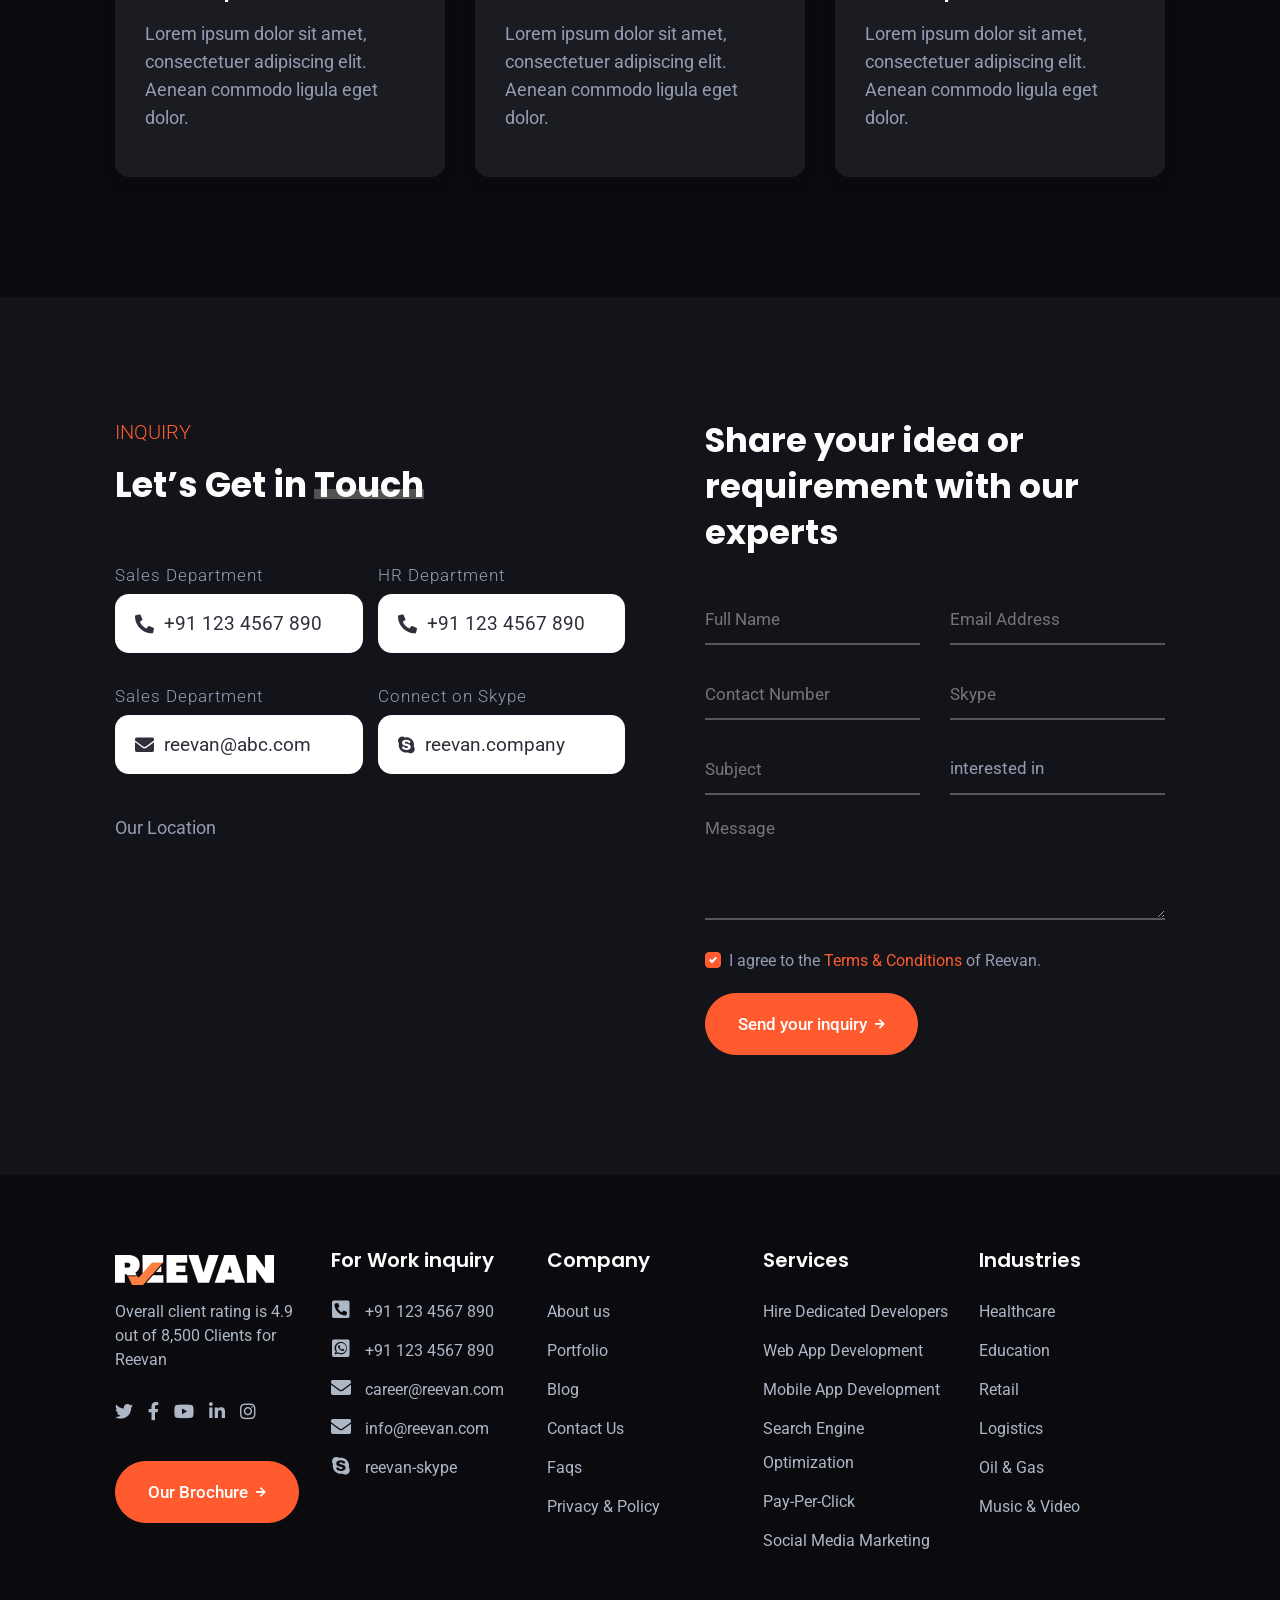
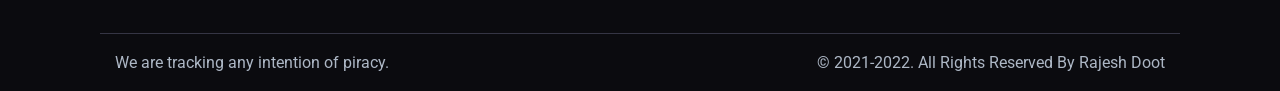
<file: creative-agency.html>
<!DOCTYPE html>
<html lang="en" class="no-js">
   <head>
      <meta charset="utf-8" />
      <title>Reevan Web Design &amp; Digital Marketing Agency HTML Template</title>
      <meta name="description" content="Creative Agency, Marketing Agency Template">
      <meta name="keywords" content="Creative Agency, Marketing Agency">
      <meta name="author" content="rajesh-doot">
      <meta name="viewport" content="width=device-width, initial-scale=1, shrink-to-fit=no">
      <meta http-equiv="X-UA-Compatible" content="IE=edge">
      <meta name="theme-color" content="#e8f1ff">
      <!--Website-favicon-->
      <link href="images/favicon.png" rel="icon">
      <!--Plugin-css-->
      <link href="css/bootstrap.min.css" rel="stylesheet">
      <link href="css/plugin.min.css" rel="stylesheet">
      <link href="css/all.min.css" rel="stylesheet">
      <link rel="preconnect" href="https://fonts.gstatic.com">
      <link rel="preconnect" href="https://fonts.gstatic.com">
      <link href="https://fonts.googleapis.com/css2?family=Poppins:wght@300;400;500;600;700;800;900&family=Roboto:wght@400;500;700&display=swap" rel="stylesheet">
      <!-- Template-style-->
      <link href="css/style.css" rel="stylesheet">
      <link href="css/responsive.css" rel="stylesheet">
   </head>
   <body class="dark-deep dark-bg">
         <!--Start Preloader -->
    <div class="onloadpage" id="page-load">
      <div class="loader-div">
        <div class="on-img"><img src="images/loader.gif" alt="Logo" class="img-fluid" /><span>Loading Please Wait...</span></div>
      </div>
    </div>
    <!--End Preloader -->
    <!--Start Header-->
    <header class="header-dark ree-header fixed-top">
      <div class="container-fluid m-p-l-r-0">
        <div class="menu-header">
         <div class="menu-logo">
            <div class="dskt-logo"><a class="nav-brand" href="./">
             <img src="images/white-logo.png" alt="Logo" class="ree-logo l-dark" />
             <img src="images/white-logo.png" alt="Logo" class="ree-logo l-white" />
           </a> </div>
          </div>
          <div class="ree-nav" role="navigation">
            <ul class="nav-list">
              <li class="megamenu">
                <a href="#" class="menu-links">Home</a>
                <div class="menu-dropdown">
                  <div class="menu-block-set">
                    <div class="container">
                      <div class="menu-block-a">
                        <div class="mega-menu-blocks">
                          <p class="mb10">Need a Website?</p>
                          <h4>We Will Shape Your Brand With Our Digital Solutions</h4>
                          <a href="get-quote.html" class="ree-btn ree-btn0 ree-btn-grdt2 mt30"> Request Quote <i class="fas fa-arrow-right fa-btn"></i></a>
                        </div>
                        <div class="mega-menu-blocks">
                          <div class="menu-inner-block-a">
                            <div class="inner-blockss">
                              <label class="menu-headings">Multi-Page Demo</label>
                              <ul class="menu-li-link">
                                <li><a href="app-development.html">App Development</a></li>
                                <li><a href="creative-agency.html">Creative Agency</a></li>
                                <li><a href="digital-agency.html">Digital Agency</a></li>
                                <li><a href="graphic-design.html">Graphic Design</a></li>
                                <li><a href="lead-generation.html">Lead Generation</a></li>
                                <li><a href="personal-portfolio.html">Personal Portfolio</a></li>
                                <li><a href="web-design.html">Web Design</a></li>
                              </ul>
                            </div>
                            <div class="inner-blockss">
                              <label class="menu-headings">One-Page Demo</label>
                              <ul class="menu-li-link">
                                <li><a href="app-development-onepage.html">App Development</a></li>
                                <li><a href="creative-agency-onepage.html">Creative Agency</a></li>
                                <li><a href="digital-agency-onepage.html">Digital Agency</a></li>
                                <li><a href="graphic-design-onepage.html">Graphic Design</a></li>
                                <li><a href="lead-generation-onepage.html">Lead Generation</a></li>
                                <li><a href="personal-portfolio-onepage.html">Personal Portfolio</a></li>
                                <li><a href="web-design-onepage.html">Web Design</a></li>
                              </ul>
                            </div>
                            <div class="inner-blockss">
                              <label class="menu-headings">Coming Soon Demo</label>
                              <ul class="menu-li-link">
                                <li><a  href="#." class="dsbld">Corporate Business</a></li>
                                <li><a  href="#." class="dsbld">Product Landing Page</a></li>
                                <li><a  href="#." class="dsbld">Photography</a></li>
                                <li><a  href="#." class="dsbld">Domain & Hosting</a></li>
                                <li><a  href="#." class="dsbld">E-commerce</a></li>
                                <li><a  href="#." class="dsbld">Business Development</a></li>
                              </ul>
                            </div>
                            <div class="inner-blockss">
                              <label class="menu-headings">&nbsp;</label>
                            </div>
                          </div>
                        </div>
                      </div>
                    </div>
                  </div>
                  <div class="menu-extra-info">
                    <div class="container">
                      <div class="menu-extra-info-inner">
                        <ul>
                          <li>
                            <div class="menu-icon-ree">
                              <div class="webiocon"> <i class="far fa-envelope"></i> </div>
                            </div>
                            <a href="mailto:reevan@abcd.com">reevan@abcd.com</a>
                          </li>
                          <li>
                            <div class="menu-icon-ree">
                              <div class="webiocon"> <i class="fas fa-phone-alt"></i> </div>
                            </div>
                            <a href="tel:+91123456789">+91 123 456 7890</a>
                          </li>
                          <li>
                            <div class="menu-icon-ree">
                              <div class="webiocon"> <i class="fab fa-whatsapp"></i> </div>
                            </div>
                            <a href="https://wa.me/+91123456789">+91 123 456 7890</a>
                          </li>
                          <li>
                            <div class="menu-icon-ree">
                              <div class="webiocon"> <i class="fab fa-skype"></i> </div>
                            </div>
                            <a href="#">Reevan.Skype</a>
                          </li>
                          <li>
                            <div class="menu-icon-ree">
                              <div class="webiocon"> <i class="fas fa-question"></i> </div>
                            </div>
                            <a href="#">Why Choose Us</a>
                          </li>
                        </ul>
                      </div>
                    </div>
                  </div>
                </div>
              </li>
              <li class="megamenu">
                <a href="#" class="menu-links">Pages</a>
                <div class="menu-dropdown">
                  <div class="menu-block-set">
                    <div class="container">
                      <div class="menu-block-a">
                        <div class="mega-menu-blocks">
                          <h4>Creative, Premium & Scalable Solutions For App and Web Development</h4>
                          <a href="get-quote.html" class="ree-btn ree-btn0 ree-btn-grdt2 mt30"> Request Quote <i class="fas fa-arrow-right fa-btn"></i></a>
                        </div>
                        <div class="mega-menu-blocks">
                          <div class="menu-inner-block-a">
                            <div class="inner-blockss">
                              <ul class="menu-li-link">
                                <li><a href="about.html">About Us</a></li>
                                <li><a href="about-2.html">About Us - 2</a></li>
                                <li><a href="career.html">Career</a></li>
                                <li><a href="career-2.html">Career - 2</a></li>
                                <li><a href="case-study.html">Case Study</a></li>
                              </ul>
                            </div>
                            <div class="inner-blockss">
                              <ul class="menu-li-link">
                                <li><a href="case-study-details.html">Case Study Details</a></li>
                                <li><a href="core-values.html">Our Core Value</a></li>
                                <li><a href="get-quote.html">Contact Us</a></li>
                                <li><a href="get-quote-2.html">Contact Us - 2</a></li>
                                <li><a href="our-team.html">Our Team</a></li>
                              </ul>
                            </div>
                            <div class="inner-blockss">
                              <ul class="menu-li-link">
                                <li><a href="our-team-2.html">Our Team - 2</a></li>
                                <li><a href="pricing.html">Pricing</a></li>
                                <li><a href="pricing-2.html">Pricing - 2</a></li>
                                <li><a href="services.html">Service</a></li>
                                <li><a href="services-2.html">Service - 2</a></li>
                              </ul>
                            </div>
                            <div class="inner-blockss">
                              <ul class="menu-li-link">
                                <li><a href="service-details.html">Service Details</a></li>
                                <li><a href="service-details-2.html">Service Details - 2</a></li>
                                <li><a href="why-us.html">Why Choose Us</a></li>
                              </ul>
                            </div>
                          </div>
                        </div>
                      </div>
                    </div>
                  </div>
                  <div class="menu-extra-info">
                    <div class="container">
                      <div class="menu-extra-info-inner">
                        <ul>
                          <li>
                            <div class="menu-icon-ree">
                              <div class="webiocon"> <i class="far fa-envelope"></i> </div>
                            </div>
                            <a href="mailto:reevan@abcd.com">reevan@abcd.com</a>
                          </li>
                          <li>
                            <div class="menu-icon-ree">
                              <div class="webiocon"> <i class="fas fa-phone-alt"></i> </div>
                            </div>
                            <a href="tel:+91123456789">+91 123 456 7890</a>
                          </li>
                          <li>
                            <div class="menu-icon-ree">
                              <div class="webiocon"> <i class="fab fa-whatsapp"></i> </div>
                            </div>
                            <a href="https://wa.me/+91123456789">+91 123 456 7890</a>
                          </li>
                          <li>
                            <div class="menu-icon-ree">
                              <div class="webiocon"> <i class="fab fa-skype"></i> </div>
                            </div>
                            <a href="#">Reevan.Skype</a>
                          </li>
                          <li>
                            <div class="menu-icon-ree">
                              <div class="webiocon"> <i class="fas fa-question"></i> </div>
                            </div>
                            <a href="#">Why Choose Us</a>
                          </li>
                        </ul>
                      </div>
                    </div>
                  </div>
                </div>
              </li>
              <li class="megamenu mega-small">
                <a href="#"  class="menu-links">Portfolio</a>
                <div class="menu-dropdown">
                  <div class="menu-block-set"> 
                    <a class="dropdown-item" href="portfolio-modern.html">Portfolio Modern</a>
                    <a class="dropdown-item" href="portfolio-2.html">Portfolio 3 Grid</a>
                    <a class="dropdown-item" href="portfolio-3.html">Portfolio 4 Grid</a>
                    <a class="dropdown-item" href="portfolio-details.html">Portfolio Details</a>							 
                    <a class="dropdown-item" href="portfolio-details-2.html">Portfolio Details - 2</a>						 
                  </div>
                </div>
              </li>
              <li class="megamenu mega-small">
                <a href="#"  class="menu-links">Blogs</a>
                <div class="menu-dropdown">
                  <div class="menu-block-set"> 
                    <a class="dropdown-item" href="blog.html">Blog Page</a>
                    <a class="dropdown-item" href="blog-details.html">Blog Details</a>					 
                  </div>
                </div>
              </li>
              <li class="megamenu mega-small">
                <a href="#"  class="menu-links">Contact Us</a>
                <div class="menu-dropdown">
                  <div class="menu-block-set"> 
                    <a class="dropdown-item" href="get-quote.html">Contact Us</a>
                    <a class="dropdown-item" href="get-quote-2.html">Contact Us - 2</a>			 
                  </div>
                </div>
              </li>
            </ul>
          </div>
          <div class="ree-nav-cta">
            <ul>
              <li><a href="get-quote.html" class="ree-btn ree-btn0 ree-btn-grdt2 no-shadows"> Request Quote</a> </li>
            </ul>
          </div>
          <div class="mobile-menu2">
            <ul class="mob-nav2">
              <li><a href="get-quote.html" class="ree-btn2 ree-btn-grdt1"><i class="fas fa-envelope-open-text"></i></a></li>
              <li class="navm-"><a class="toggle" href="#"> <span></span> </a> </li>
            </ul>
          </div>
		  <!-- mobile Nav -->
          <nav id="main-nav">
            <ul>
              <li>
                <a href="#">Home</a>
                <ul>
                  <li><a href="#">Multi-Page Demo</a>
                    <ul>
                      <li><a href="app-development.html">App Development</a></li>
                      <li><a href="creative-agency.html">Creative Agency</a></li>
                      <li><a href="digital-agency.html">Digital Agency</a></li>
                      <li><a href="graphic-design.html">Graphic Design</a></li>
                      <li><a href="lead-generation.html">Lead Generation</a></li>
                      <li><a href="personal-portfolio.html">Personal Portfolio</a></li>
                      <li><a href="web-design.html">Web Design</a></li>
                    </ul>
                  </li>
                  <li><a href="#">One-Page Demo</a>
                    <ul>
                      <li><a href="app-development-onepage.html">App Development</a></li>
                      <li><a href="creative-agency-onepage.html">Creative Agency</a></li>
                      <li><a href="digital-agency-onepage.html">Digital Agency</a></li>
                      <li><a href="graphic-design-onepage.html">Graphic Design</a></li>
                      <li><a href="lead-generation-onepage.html">Lead Generation</a></li>
                      <li><a href="personal-portfolio-onepage.html">Personal Portfolio</a></li>
                      <li><a href="web-design-onepage.html">Web Design</a></li>
                    </ul>
                  </li>
                </ul>
              </li>              
              <li><a href="#">Pages</a>
                <ul>
                  <li><a href="about.html">About Us</a></li>
                  <li><a href="about-2.html">About Us - 2</a></li>
                  <li><a href="career.html">Career</a></li>
                  <li><a href="career-2.html">Career - 2</a></li>
                  <li><a href="case-study.html">Case Study</a></li>
                  <li><a href="case-study-details.html">Case Study Details</a></li>
                  <li><a href="core-values.html">Our Core Value</a></li>
                  <li><a href="get-quote.html">Contact Us</a></li>
                  <li><a href="get-quote-2.html">Contact Us - 2</a></li>
                  <li><a href="our-team.html">Our Team</a></li>
                  <li><a href="our-team-2.html">Our Team - 2</a></li>
                  <li><a href="pricing.html">Pricing</a></li>
                  <li><a href="pricing-2.html">Pricing - 2</a></li>
                  <li><a href="services.html">Service</a></li>
                  <li><a href="services-2.html">Service - 2</a></li>
                  <li><a href="service-details.html">Service Details</a></li>
                  <li><a href="service-details-2.html">Service Details - 2</a></li>
                  <li><a href="why-us.html">Why Choose Us</a></li>
                </ul>
              </li>
              <li><a href="#">Portfolio</a>
                <ul>
                  <li><a href="portfolio-modern.html">Portfolio Modern</a></li>
                  <li><a href="portfolio-2.html">Portfolio 3 Grid</a></li>
                  <li><a href="portfolio-3.html">Portfolio 4 Grid</a></li>
                  <li>><a href="portfolio-details.html">Portfolio Details</a></li>
                  <li><a href="portfolio-details-2.html">Portfolio Details - 2</a></li>
                  <li><a href="portfolio-details.html">Portfolio Details</a></li>
                </ul>
              </li>
              <li><a href="#">Blogs</a>
                <ul>
                  <li>  <a href="blog.html">Blog Page</a></li>
                  <li>  <a href="blog-details.html">Blog Details</a></li>
                </ul>
              </li>
			  <li><a href="#">Contact Page</a>
                <ul>
					<li><a href="get-quote.html">Contact Us</a></li>
					<li><a href="get-quote-2.html">Contact Us - 2</a></li>
                </ul>
              </li>             
            </ul>
            <ul class="bottom-nav">
              <li class="ree-hc">
                <a href="tel:123567890" rel="noreferrer" target="_blank">
                  <svg version="1.1"  xmlns="http://www.w3.org/2000/svg" xmlns:xlink="http://www.w3.org/1999/xlink" x="0px" y="0px" viewBox="0 0 25.625 25.625" style="enable-background:new 0 0 25.625 25.625;" xml:space="preserve">
                    <g>
                      <path d="M22.079,17.835c-1.548-1.324-3.119-2.126-4.648-0.804l-0.913,0.799 c-0.668,0.58-1.91,3.29-6.712-2.234C5.005,10.079,7.862,9.22,8.531,8.645l0.918-0.8c1.521-1.325,0.947-2.993-0.15-4.71l-0.662-1.04  C7.535,0.382,6.335-0.743,4.81,0.58L3.986,1.3C3.312,1.791,1.428,3.387,0.971,6.419c-0.55,3.638,1.185,7.804,5.16,12.375
                        c3.97,4.573,7.857,6.87,11.539,6.83c3.06-0.033,4.908-1.675,5.486-2.272l0.827-0.721c1.521-1.322,0.576-2.668-0.973-3.995 L22.079,17.835z" />
                    </g>
                  </svg>
                </a>
              </li>
              <li class="ree-hc">
                <a href="mailto:abc@example.com" target="_blank">
                  <svg xmlns="http://www.w3.org/2000/svg" width="24" height="24" viewBox="0 0 24 24">
                    <path d="M20 4H4c-1.1 0-1.99.9-1.99 2L2 18c0 1.1.9 2 2 2h16c1.1 0 2-.9 2-2V6c0-1.1-.9-2-2-2zm0 4l-8 5-8-5V6l8 5 8-5v2z" />
                    <path d="M0 0h24v24H0z" fill="none" />
                  </svg>
                </a>
              </li>
              <li class="ree-hc">
                <a href="skype:reevan.company" rel="noreferrer" target="_blank">
                  <svg xmlns="http://www.w3.org/2000/svg" viewBox="0 0 448 512">
                    <path d="M424.7 299.8c2.9-14 4.7-28.9 4.7-43.8 0-113.5-91.9-205.3-205.3-205.3-14.9 0-29.7 1.7-43.8 4.7C161.3 40.7 137.7 32 112 32 50.2 32 0 82.2 0 144c0 25.7 8.7 49.3 23.3 68.2-2.9 14-4.7 28.9-4.7 43.8 0 113.5 91.9 205.3 205.3 205.3 14.9 0 29.7-1.7 43.8-4.7 19 14.6 42.6 23.3 68.2 23.3 61.8 0 112-50.2 112-112 .1-25.6-8.6-49.2-23.2-68.1zm-194.6 91.5c-65.6 0-120.5-29.2-120.5-65 0-16 9-30.6 29.5-30.6 31.2 0 34.1 44.9 88.1 44.9 25.7 0 42.3-11.4 42.3-26.3 0-18.7-16-21.6-42-28-62.5-15.4-117.8-22-117.8-87.2 0-59.2 58.6-81.1 109.1-81.1 55.1 0 110.8 21.9 110.8 55.4 0 16.9-11.4 31.8-30.3 31.8-28.3 0-29.2-33.5-75-33.5-25.7 0-42 7-42 22.5 0 19.8 20.8 21.8 69.1 33 41.4 9.3 90.7 26.8 90.7 77.6 0 59.1-57.1 86.5-112 86.5z" />
                  </svg>
                </a>
              </li>
              <li class="ree-hc">
                <a href="wa.me/+91123456789" rel="noreferrer" target="_blank">
                  <svg version="1.1"  xmlns="http://www.w3.org/2000/svg" xmlns:xlink="http://www.w3.org/1999/xlink" x="0px" y="0px" viewBox="0 0 512 512"	style="enable-background:new 0 0 512 512;" xml:space="preserve">
                    <g>
                      <path d="M256.064,0h-0.128C114.784,0,0,114.816,0,256c0,56,18.048,107.904,48.736,150.048l-31.904,95.104l98.4-31.456 C155.712,496.512,204,512,256.064,512C397.216,512,512,397.152,512,256S397.216,0,256.064,0z M405.024,361.504 c-6.176,17.44-30.688,31.904-50.24,36.128c-13.376,2.848-30.848,5.12-89.664-19.264C189.888,347.2,141.44,270.752,137.664,265.792
                        c-3.616-4.96-30.4-40.48-30.4-77.216s18.656-54.624,26.176-62.304c6.176-6.304,16.384-9.184,26.176-9.184 c3.168,0,6.016,0.16,8.576,0.288c7.52,0.32,11.296,0.768,16.256,12.64c6.176,14.88,21.216,51.616,23.008,55.392 c1.824,3.776,3.648,8.896,1.088,13.856c-2.4,5.12-4.512,7.392-8.288,11.744c-3.776,4.352-7.36,7.68-11.136,12.352 c-3.456,4.064-7.36,8.416-3.008,15.936c4.352,7.36,19.392,31.904,41.536,51.616c28.576,25.44,51.744,33.568,60.032,37.024 c6.176,2.56,13.536,1.952,18.048-2.848c5.728-6.176,12.8-16.416,20-26.496c5.12-7.232,11.584-8.128,18.368-5.568 c6.912,2.4,43.488,20.48,51.008,24.224c7.52,3.776,12.48,5.568,14.304,8.736C411.2,329.152,411.2,344.032,405.024,361.504z"/>
                    </g>
                  </svg>
                </a>
              </li>
            </ul>
          </nav>
        </div>
      </div>
    </header>
    <!-- Header End -->
      <!--start Hero Section  -->
      <section class="home-creative-agency hero-sec dark-bg" data-background="images/hero/office-team.jpg">
         <div class="container">
            <div class="row">
               <div class="col-lg-6 vcenter">
                  <div class="hero-content-a zup">
                     <h1 class="h1 mb30" data-aos="fade-in" data-aos-delay="200">Creativity Can Light Your Brand</h1>
                     <p data-aos="fade-in" data-aos-delay="500">Reevan solve the world's biggest problems with Expertise. Reevan helps global brand with digital products on web, mobile and connected platforms. </p>
                     <div class="btn-sets2 vcenter  mt20" data-aos="fade-in" data-aos-delay="1100"> <a href="get-quote.html" class="ree-btn  ree-btn-grdt1 no-shadows mw-80 mr20 mt20">View Portfolio <i class="fas fa-arrow-right fa-btn"></i></a> </div>
                  </div>
               </div>
               <div class="col-lg-6 vcenter"> </div>
            </div>
         </div>
      </section>
      <!--hero Section End-->
      <!--creative service  -->
      <div class="creative-service dark-deep">
         <div class="container">
            <div class="row">
               <div class="col-lg-12">  
                  <div class="ree-ca-service owl-carousel">

                  <div class="ree-full-bg-card img-hover">
                     <a href="services-2.html" class="full-card-link bd-rds">
                        <div class="img-full-bgimg"><img src="images/others/service-1.jpg" alt="img" class="img-hor"></div>
                        <div class="full-card--title dark-bg sevctxt">
                           <span class="sub-heading2 mb15">Development</span>
                           <h3>Web Design & Development</h3>						 
                        </div>
                     </a>
                     <div class="bottom-tags"><a href="#">HTML</a>|<a href="#">PHP</a>|<a href="#">.NET</a>|<a href="#">WORDPRESS</a></div>
                  </div>
              
                  <div class="ree-full-bg-card img-hover">
                     <a href="services-2.html" class="full-card-link bd-rds">
						<div class="img-full-bgimg"><img src="images/others/service-2.jpg" alt="img" class="img-hor"></div>
                        <div class="full-card--title dark-bg sevctxt">
                           <span class="sub-heading2 mb15">Design</span>
                           <h3>UI/UX Design & Graphic Designg</h3>
                        </div>
                     </a>
                     <div class="bottom-tags"><a href="#">ANDROID</a>|<a href="#">iOS</a>|<a href="#">PHONEGAP</a>|<a href="#">WEB API</a></div>
                  </div>
              
                  <div class="ree-full-bg-card img-hover">
                     <a href="services-2.html" class="full-card-link bd-rds">
						<div class="img-full-bgimg"><img src="images/others/service-3.jpg" alt="img" class="img-hor"></div>
                        <div class="full-card--title dark-bg sevctxt">
                           <span class="sub-heading2 mb15">Marketing</span>
                           <h3>Marketing Campaigns & Content Creation</h3>
                        </div>
                     </a>
                     <div class="bottom-tags"><a href="#">SEO</a>|<a href="#">SMO</a>|<a href="#">PPC</a>|<a href="#">EMAIL</a>|<a href="#">CONTENT</a></div>
                  </div>
                  
               </div>
            </div>
         </div>
      </div>
      </div>
      <!--creative service end-->
      <!--start home-about  -->
      <section class="home-about sec-pad dark-bg">
         <div class="container">
            <div class="row justify-content-center">
               <div class="col-lg-10">
                  <div class="about-content-home m-mb60 text-center">
                     <span class="sub-heading mb15">We Are Reevan</span>
                     <h2 class="mb15"><span class="ree-text rt40">Award</span> Winning Creative Agency.</h2>
                     <h4 class="mb15">#1 Mobile App Company, Awarded for its Top Features/Editor Apps Delivered.</h4>
                     <p>Reevan started its operation in the year 1999. We are Worldwide, based Web, App and Digital Marketing Company. Our main Domain is Web Design, App Development, Digital Marketing, Product Design and Cloud Services. Customer Satisfaction and the Highest rate of Customer Repeatability make us one of the pioneers in the field. So, what are you waiting for? Let us discuss your ideas and our innovation in detail because catering your requirement and converting it into a final product is our main goal. </p>
                  </div>
               </div>
            </div>
         </div>
         <div class="agency-info-ree mt100">
            <div class="agency-picture"><img src="images/others/office-view.jpg" alt="img" class="img-fluid"></div>
            <div class="container">
               <div class="row key-and-award">
                  <div class="ree-app-st-a flx-end m-order2">
                     <div class="btnctm"> <a href="about.html" class="ree-btn ree-btn-grdt3 mw-80 m-mt30">Know More Reevan <i class="fas fa-arrow-right fa-btn"></i></a> </div>
                  </div>
                  <div class="ree-app-st-b m-order1">
                     <div class="quick-key-points dark-light-a">
                        <div class="key-highlights">
                           <div class="key-highlt-b">
                              <h3><span>7500</span> <span>+</span></h3>
                              <p>Project Delivered</p>
                           </div>
                           <div class="key-highlt-b">
                              <h3><span>3500 </span> <span>+</span></h3>
                              <p>Enterprise Clients</p>
                           </div>
                           <div class="key-highlt-b">
                              <h3><span>540 </span> <span>+</span></h3>
                              <p>Experts Team</p>
                           </div>
                           <div class="key-highlt-b">
                              <h3><span>20 </span> <span>%</span></h3>
                              <p>Success Years</p>
                           </div>
                        </div>
                        <div class="agency-info-anim text-center">
                           <div class="animated-logo"> <img src="images/white-logo.png" alt="reevan logo" class="logo-anim"> <img src="images/others/app-development.webp" alt="reevan logo" class="circle-anim"> </div>
                        </div>
                     </div>
                  </div>
               </div>
            </div>
         </div>
         <div class="container mt60">
            <div class="row justify-content-center">
               <div class="col-md-12">
                  <div class="app-awards owl-carousesl">
                     <div class="award-achivt">
                        <a href="#"><img src="images/brand-logo/top-it.png" alt="top it" class="img-fluid"></a>
                        <p>Top App Developer Genuine Quality</p>
                     </div>
                     <div class="award-achivt">
                        <a href="#"><img src="images/brand-logo/appfutura-logo.png" alt="top it" class="img-fluid"></a>
                        <p>Top App Developer Genuine Quality</p>
                     </div>
                     <div class="award-achivt">
                        <a href="#"><img src="images/brand-logo/goodfirm-logo.png" alt="top it" class="img-fluid"></a>
                        <p>Top App Developer Genuine Quality</p>
                     </div>
                     <div class="award-achivt">
                        <a href="#"><img src="images/brand-logo/clutch-logo.png" alt="top it" class="img-fluid"></a>
                        <p>Top App Developer Genuine Quality</p>
                     </div>
                     <div class="award-achivt">
                        <a href="#"><img src="images/brand-logo/mobile-app-logo.png" alt="top it" class="img-fluid"></a>
                        <p>Top App Developer Genuine Quality</p>
                     </div>
                  </div>
               </div>
            </div>
         </div>
      </section>
      <!--home-about end-->

      <!--creative portfolio-->
      <section class="dark-light-a sec-pad">
         <div class="container">
            <div class="row justify-content-center">
               <div class="col-lg-8 col-sm-8 vcenter text-center">
                  <div class="heading-hz-btn">
                     <span class="sub-heading mb15">QUALITY WORK</span>
                     <h2 class="w-txt">Some of our <span class="ree-text rt40">Finest</span> Work</h2>
                  </div>
               </div>
            </div>
            <div class="row mt20 dark-bg">
               <div class="col-lg-4 col-sm-4 mt40 img-hover">
                  <div class="work-thumbnail">
                     <a href="#"> <img src="images/portfolio/creative-work-1.jpg" alt="portfolio reevan" class="img-fluid"> </a>
                  </div>
                  <div class="port-title mt20">
                     <h4 class="mb5"><a href="#">Creative business card</a></h4>
                     <p>UX, UI, Graphic Design</p>
                  </div>
               </div>
               <div class="col-lg-4 col-sm-4 mt40 img-hover">
                  <div class="work-thumbnail">
                     <a href="#"> <img src="images/portfolio/creative-work-2.jpg" alt="portfolio reevan" class="img-fluid"> </a>
                  </div>
                  <div class="port-title mt20">
                     <h4 class="mb5"><a href="#">Creative business card</a></h4>
                     <p>UX, UI, Graphic Design</p>
                  </div>
               </div>
               <div class="col-lg-4 col-sm-4 mt40 img-hover">
                  <div class="work-thumbnail">
                     <a href="#"> <img src="images/portfolio/creative-work-3.jpg" alt="portfolio reevan" class="img-fluid"> </a>
                  </div>
                  <div class="port-title mt20">
                     <h4 class="mb5"><a href="#">Creative business card</a></h4>
                     <p>UX, UI, Graphic Design</p>
                  </div>
               </div>
               <div class="col-lg-8 col-sm-8 mt40 img-hover">
                  <div class="work-thumbnail">
                     <a href="#"> <img src="images/portfolio/creative-work-4.jpg" alt="portfolio reevan" class="img-fluid"> </a>
                  </div>
                  <div class="port-title mt20">
                     <h4 class="mb5"><a href="#">Creative business card</a></h4>
                     <p>UX, UI, Graphic Design</p>
                  </div>
               </div>
               <div class="col-lg-4 col-sm-4  mt40 img-hover">
                  <div class="work-thumbnail">
                     <a href="#"> <img src="images/portfolio/creative-work-5.jpg" alt="portfolio reevan" class="img-fluid"> </a>
                  </div>
                  <div class="port-title mt20">
                     <h4 class="mb5"><a href="#">Creative business card</a></h4>
                     <p>UX, UI, Graphic Design</p>
                  </div>
               </div>
            </div>
            <div class="row justify-content-center text-center mt60">
               <div class="col-lg-10">
                  <div class="cta-heading-wide-bt">
                     <h3 class="w-txt">Take a look of our quality work</h3>
                     <a href="portfolio.html" class="ree-btn  ree-btn-grdt1 mw-80 no-shadows">View All Work <i class="fas fa-arrow-right fa-btn"></i></a> 
                  </div>
               </div>
            </div>
         </div>
      </section>
      <!--end portfolio-->

      <!--start technologies-->
      <section class="dark-deep dark-bg sec-pad">
         <div class="container">
            <div class="row">
               <div class="col-lg-12">
                  <div class="sec-heading text-center">
                     <h2><span class="ree-text rt40">Technologies</span> we work with</h2>
                  </div>
               </div>
            </div>
            <div class="row justify-content-center mt30">
               <div class="col-lg-2 col-md-3 col-sm-4 col-6">
                  <div class="icon-with-title">
                     <a href="javascript:void(0)">
                        <div class="iwt-icon"> <img src="images/icons/apple.svg" alt="Apple"> </div>
                        <div class="iwt-content">
                           <p>iOS</p>
                        </div>
                     </a>
                  </div>
               </div>
               <div class="col-lg-2 col-md-3 col-sm-4 col-6">
                  <div class="icon-with-title">
                     <a href="javascript:void(0)">
                        <div class="iwt-icon"> <img src="images/icons/android.svg" alt="Android"> </div>
                        <div class="iwt-content">
                           <p>Android</p>
                        </div>
                     </a>
                  </div>
               </div>
               <div class="col-lg-2 col-md-3 col-sm-4 col-6">
                  <div class="icon-with-title">
                     <a href="javascript:void(0)">
                        <div class="iwt-icon"> <img src="images/icons/flutterio-icon.svg" alt="Flutter"> </div>
                        <div class="iwt-content">
                           <p>Flutter</p>
                        </div>
                     </a>
                  </div>
               </div>
               <div class="col-lg-2 col-md-3 col-sm-4 col-6">
                  <div class="icon-with-title">
                     <a href="javascript:void(0)">
                        <div class="iwt-icon"> <img src="images/icons/java.svg" alt="Java"> </div>
                        <div class="iwt-content">
                           <p>Java</p>
                        </div>
                     </a>
                  </div>
               </div>
               <div class="col-lg-2 col-md-3 col-sm-4 col-6">
                  <div class="icon-with-title">
                     <a href="javascript:void(0)">
                        <div class="iwt-icon"> <img src="images/icons/physics.svg" alt="React Native"> </div>
                        <div class="iwt-content">
                           <p>React Native</p>
                        </div>
                     </a>
                  </div>
               </div>
               <div class="col-lg-2 col-md-3 col-sm-4 col-6">
                  <div class="icon-with-title">
                     <a href="javascript:void(0)">
                        <div class="iwt-icon"> <img src="images/icons/apple.svg" alt="python"> </div>
                        <div class="iwt-content">
                           <p>Python</p>
                        </div>
                     </a>
                  </div>
               </div>
               <div class="col-lg-2 col-md-3 col-sm-4 col-6">
                  <div class="icon-with-title">
                     <a href="javascript:void(0)">
                        <div class="iwt-icon"> <img src="images/icons/java.svg" alt="Java"> </div>
                        <div class="iwt-content">
                           <p>Java</p>
                        </div>
                     </a>
                  </div>
               </div>
               <div class="col-lg-2 col-md-3 col-sm-4 col-6">
                  <div class="icon-with-title">
                     <a href="javascript:void(0)">
                        <div class="iwt-icon"> <img src="images/icons/swift.svg" alt="Apswiftple"> </div>
                        <div class="iwt-content">
                           <p>Swift</p>
                        </div>
                     </a>
                  </div>
               </div>
               <div class="col-lg-2 col-md-3 col-sm-4 col-6">
                  <div class="icon-with-title">
                     <a href="javascript:void(0)">
                        <div class="iwt-icon"> <img src="images/icons/pwa.svg" alt="pwa"> </div>
                        <div class="iwt-content">
                           <p>PWA</p>
                        </div>
                     </a>
                  </div>
               </div>
            </div>
         </div>
      </section>
      <!--end technologies-->
      <!--start home review-->
      <section class="dark-light-a dark-bg sec-pad">
         <div class="container">
            <div class="row">
               <div class="col-lg-12">
                  <div class="heading-review text-center">
                     <ul class="row justify-content-center text-center">
                        <li class="col-lg-2 col-md-3 col-sm-4 col-4">
                           <div class="brand-logo"><img src="images/brand-logo/customer-logo-1.png" alt="clients" class="img-fluid"></div>
                        </li>
                        <li class="col-lg-2 col-md-3 col-sm-4 col-4">
                           <div class="brand-logo"><img src="images/brand-logo/customer-logo-2.png" alt="clients" class="img-fluid"></div>
                        </li>
                        <li class="col-lg-2 col-md-3 col-sm-4 col-4">
                           <div class="brand-logo"><img src="images/brand-logo/customer-logo-3.png" alt="clients" class="img-fluid"></div>
                        </li>
                        <li class="col-lg-2 col-md-3 col-sm-4 col-4">
                           <div class="brand-logo"><img src="images/brand-logo/customer-logo-4.png" alt="clients" class="img-fluid"></div>
                        </li>
                        <li class="col-lg-2 col-md-3 col-sm-4 col-4">
                           <div class="brand-logo"><img src="images/brand-logo/customer-logo-5.png" alt="clients" class="img-fluid"></div>
                        </li>
                        <li class="col-lg-2 col-md-3 col-sm-4 col-4">
                           <div class="brand-logo"><img src="images/brand-logo/customer-logo-6.png" alt="clients" class="img-fluid"></div>
                        </li>
                     </ul>
                  </div>
               </div>
            </div>
            <div class="row mt100">
               <div class="col-lg-6 vcenter">
                  <div class="quote-text">
                     <h2>We improve demand for efficiency and quality in entrepreneurship with creative mind.</h2>
                  </div>
               </div>
               <div class="col-lg-6 vcenter">
                  <div class="ree-card dark-deep no-shadows mt30 trust-review owl-carousel">
                     <div class="items">
                        <div class="review-text">
                           <p>Lorem Ipsum is simply dummy text of the printing and typesetting industry. Lorem Ipsum has been the industry's standard dummy text ever since the 1500s, when an unknown printer took a galley of type and scrambled it to make a type.</p>
                        </div>
                        <div class="ree-row-set mt30">
                           <div class="media vcenter">
                              <div class="ree-icon-set img-round80"><img src="images/users/user4.jpg" alt="img" class="img-fluid"></div>
                              <div class="ree-details-set user-info">
                                 <h5>Lora Myka</h5>
                                 <p>ABC Business</p>
                              </div>
                           </div>
                        </div>
                     </div>
                     <div class="items">
                        <div class="review-text">
                           <p>Lorem Ipsum is simply dummy text of the printing and typesetting industry. Lorem Ipsum has been the industry's standard dummy text ever since the 1500s, when an unknown printer took a galley of type and scrambled it to make a type.</p>
                        </div>
                        <div class="ree-row-set mt30">
                           <div class="media vcenter">
                              <div class="ree-icon-set img-round80"><img src="images/users/user4.jpg" alt="img" class="img-fluid"></div>
                              <div class="ree-details-set user-info">
                                 <h5>Lora Myka</h5>
                                 <p>ABC Business</p>
                              </div>
                           </div>
                        </div>
                     </div>
                  </div>
               </div>
            </div>
            <div class="row mt100 dark-bg">
               <div class="col-lg-3 col-sm-6 col-6 mt30">
                  <div class="counter-c-a">
                     <h2><span class="counter">3500</span> <span>+</span> </h2>
                     <p>Succeeded Projects</p>
                  </div>
               </div>
               <div class="col-lg-3 col-sm-6 col-6 mt30">
                  <div class="counter-c-a">
                     <h2><span class="counter">9500</span> <span>K</span> </h2>
                     <p>Working Hours</p>
                  </div>
               </div>
               <div class="col-lg-3 col-sm-6 col-6 mt30">
                  <div class="counter-c-a">
                     <h2><span class="counter">184</span> <span>+</span> </h2>
                     <p>Super Heroes</p>
                  </div>
               </div>
               <div class="col-lg-3 col-sm-6 col-6 mt30">
                  <div class="counter-c-a">
                     <h2><span class="counter">155</span> <span>+</span> </h2>
                     <p>Country Served</p>
                  </div>
               </div>
            </div>
         </div>
      </section>
      <!--end home review -->
      <!--start blogs  -->
      <section class="sec-pad">
         <div class="container">
            <div class="row">
               <div class="col-lg-12">
                  <div class="sec-heading text-center">
                     <span class="sub-heading mb15">Latest from blog</span>
                     <h2 class="mb15"><span	class="ree-text rt40">Read</span> stories, tips, and our opinions on everything</h2>
                     <p>Get updated with the latest trends in technology and know how your business can benefit from these technologies.</p>
                  </div>
               </div>
            </div>
            <div class="row mt30">
               <div class="col-lg-4 mt30" data-aos="fade-up" data-aos-delay="200">
                  <div class="half-blog-card">
                     <div class="half-blog-img">
                        <a href="blog-details.html"><img src="images/blogs/blog-img-1.jpg" alt="blogs" class="img-fluid"> </a>
                     </div>
                     <div class="half-blog-content">
                        <div class="blog-quick-inf mb20"><span><i class="far fa-calendar-alt"></i> 12 March 21</span> <span><i class="fas fa-clock"></i> 5 Min Read</span> </div>
                        <h4 class="mb15"><a href="blog-details.html">Best Technology for Mobile Application Development</a></h4>
                        <p>Lorem ipsum dolor sit amet, consectetuer adipiscing elit. Aenean commodo ligula eget dolor.</p>
                     </div>
                  </div>
               </div>
               <div class="col-lg-4 mt30" data-aos="fade-up" data-aos-delay="500">
                  <div class="half-blog-card">
                     <div class="half-blog-img">
                        <a href="blog-details.html"><img src="images/blogs/blog-img-1a.jpg" alt="blogs" class="img-fluid"> </a>
                     </div>
                     <div class="half-blog-content">
                        <div class="blog-quick-inf mb20"><span><i class="far fa-calendar-alt"></i> 12 March 21</span> <span><i class="fas fa-clock"></i> 5 Min Read</span> </div>
                        <h4 class="mb15"><a href="blog-details.html">Exploring the Key Features of Laravel 7 Framework</a></h4>
                        <p>Lorem ipsum dolor sit amet, consectetuer adipiscing elit. Aenean commodo ligula eget dolor.</p>
                     </div>
                  </div>
               </div>
               <div class="col-lg-4 mt30" data-aos="fade-up" data-aos-delay="800">
                  <div class="half-blog-card">
                     <div class="half-blog-img">
                        <a href="blog-details.html"><img src="images/blogs/blog-img-1b.jpg" alt="blogs" class="img-fluid"> </a>
                     </div>
                     <div class="half-blog-content">
                        <div class="blog-quick-inf mb20"><span><i class="far fa-calendar-alt"></i> 12 March 21</span> <span><i class="fas fa-clock"></i> 5 Min Read</span> </div>
                        <h4 class="mb15"><a href="blog-details.html">Best Technology for Mobile Application Development</a></h4>
                        <p>Lorem ipsum dolor sit amet, consectetuer adipiscing elit. Aenean commodo ligula eget dolor.</p>
                     </div>
                  </div>
               </div>
            </div>
         </div>
      </section>
      <!--end blogs-->
      <!--start contact block-->
      <section class="sec-pad dark-light-a pb120">
         <div class="container">
            <div class="row zup">
               <div class="col-right-a">
                  <div class="sec-heading">
                     <span class="sub-heading mb15">Inquiry</span>
                     <h2>Let’s Get in <span class="ree-text rt40">Touch</span></h2>
                  </div>
                  <div class="home-contact-blocks mt60">
                     <div class="contact-infos">
                        <div class="c-infot"> <span>Sales Department</span> <a href="tel:+911234567890"><i class="fas fa-phone-alt"></i> +91 123 4567 890</a> </div>
                        <div class="c-infot"> <span>HR Department</span> <a href="tel:+911234567890"><i class="fas fa-phone-alt"></i> +91 123 4567 890</a> </div>
                     </div>
                     <div class="contact-infos mt35">
                        <div class="c-infot"> <span>Sales Department</span> <a href="mailto:reevan@abc.com"><i class="fas fa-envelope"></i> reevan@abc.com</a> </div>
                        <div class="c-infot"> <span>Connect on Skype</span> <a href="skype:reevan.company"><i class="fab fa-skype"></i> reevan.company</a> </div>
                     </div>
                     <div class="our-map mt40">
                        <p class="mb5">Our Location</p>
                        <iframe src="https://www.google.com/maps/embed?pb=!1m18!1m12!1m3!1d113874.29338087929!2d75.72051791246247!3d26.885346595411875!2m3!1f0!2f0!3f0!3m2!1i1024!2i768!4f13.1!3m3!1m2!1s0x396c4adf4c57e281%3A0xce1c63a0cf22e09!2sJaipur%2C%20Rajasthan!5e0!3m2!1sen!2sin!4v1622665314705!5m2!1sen!2sin" allowfullscreen="" loading="lazy"></iframe>
                     </div>
                  </div>
               </div>
               <div class="col-right-b">
                  <div class="form-contact-hom">
                     <div class="form-blocks">
                        <form action="#" method="post" name="feedback-form">
                           <h3>Share your idea or <br>requirement with our experts</h3>
                           <div class="fieldsets row mt40">
                              <div class="col-md-6">
                                 <input type="text" placeholder="Full Name" name="name" class="input-ree"> 
                              </div>
                              <div class="col-md-6">
                                 <input type="email" placeholder="Email Address" name="email" class="input-ree">
                              </div>
                           </div>
                           <div class="fieldsets row">
                              <div class="col-md-6">
                                 <input type="tel" placeholder="Contact Number" name="phone" class="input-ree">
                              </div>
                              <div class="col-md-6">
                                 <input type="text" placeholder="Skype" name="skype" class="input-ree">
                              </div>
                           </div>
                           <div class="fieldsets row">
                              <div class="col-md-6">
                                 <input type="text" placeholder="Subject" name="subject" class="input-ree"> 
                              </div>
                              <div class="col-md-6">
                                 <select class="input-ree">
                                    <option value="1">interested in</option>
                                    <option>Web Design</option>
                                    <option>Graphic Design</option>
                                    <option>App Development</option>
                                    <option>E-commerce Development</option>
                                    <option>Digital Marketing</option>
                                    <option>Business Growth</option>
                                    <option>Business Startup</option>
                                    <option>Other...</option>
                                 </select>
                              </div>
                           </div>
                           <div class="fieldsets">
                              <textarea placeholder="Message" name="message" class="input-ree"></textarea>
                           </div>
                           <div class="custom-control custom-checkbox">
                              <input type="checkbox" class="custom-control-input" id="customCheck" name="example1" checked="checked">
                              <label class="custom-control-label label-f-form" for="customCheck">I agree to the <a href="javascript:void(0)">Terms &amp; Conditions</a> of Reevan.</label>
                           </div>
                           <div class="fieldsets mt20">
                              <button type="submit" name="submit" class="ree-btn  ree-btn-grdt1 no-shadows">Send your inquiry <i class="fas fa-arrow-right fa-btn"></i></button>
                           </div>
                        </form>
                     </div>
                  </div>
               </div>
            </div>
         </div>
      </section>
      <!--end contact block-->
      <!--start footer -->
      <footer class="footer-a dark-deep">
         <div class="footer-fist-row pt40">
            <div class="container">
               <div class="row footer-deg2">
                  <div class="col-5s">
                     <div class="footer-ree-c">
                        <div class="footer-logo pt40">
                           <a href="#"> <img src="images/footer-logo.png" alt="reeven" class="img"> </a>
                        </div>
                        <p class="mt15">Overall client rating is 4.9 out of 8,500 Clients for Reevan</p>
                        <ul class="footer_social mt30">
                           <li><a href="#" target="_blank"><i class="fab fa-twitter" aria-hidden="true"></i></a></li>
                           <li> <a href="#" target="_blank"><i class="fab fa-facebook-f" aria-hidden="true"></i></a></li>
                           <li><a href="#" target="_blank"><i class="fab fa-youtube" aria-hidden="true"></i></a></li>
                           <li><a href="#" target="_blank"><i class="fab fa-linkedin-in" aria-hidden="true"></i></a></li>
                           <li> <a href="#" target="_blank"><i class="fab fa-instagram" aria-hidden="true"></i></a> </li>
                        </ul>
                        <a href="#" class="ree-btn  ree-btn-grdt1 mw-80 no-shadows mt40">Our Brochure <i class="fas fa-arrow-right fa-btn"></i></a> 
                     </div>
                  </div>
                  <div class="col-5s">
                     <h5>For Work inquiry</h5>
                     <ul class="footer-links-list social-linkz">
                        <li><a href="tel:+911234567890"><span><i class="fas fa-phone-square-alt"></i></span> +91 123 4567 890 </a></li>
                        <li><a href="https://wa.me/+911234567890"><span><i class="fab fa-whatsapp-square"></i></span> +91 123 4567 890</a></li>
                        <li><a href="mailto:career@reevan.com"><span><i class="fas fa-envelope"></i></span> career@reevan.com</a></li>
                        <li><a href="mailto:career@reevan.com"><span><i class="fas fa-envelope"></i></span> info@reevan.com</a></li>
                        <li><a href="skype:reevan.company"><span><i class="fab fa-skype"></i></span> reevan-skype</a></li>
                     </ul>
                  </div>
                  <div class="col-5s">
                     <h5>Company</h5>
                     <ul class="footer-links-list">
                        <li><a href="javascript:void(0)"> About us</a></li>
                        <li><a href="javascript:void(0)">Portfolio</a></li>
                        <li><a href="javascript:void(0)">Blog</a></li>
                        <li><a href="javascript:void(0)">Contact Us</a></li>
                        <li><a href="javascript:void(0)">Faqs</a></li>
                        <li><a href="javascript:void(0)">Privacy & Policy</a></li>
                     </ul>
                  </div>
                  <div class="col-5s">
                     <h5>Services</h5>
                     <ul class="footer-links-list">
                        <li><a href="javascript:void(0)">Hire Dedicated Developers</a></li>
                        <li><a href="javascript:void(0)">Web App Development</a></li>
                        <li><a href="javascript:void(0)">Mobile App Development</a></li>
                        <li><a href="javascript:void(0)">Search Engine Optimization</a></li>
                        <li><a href="javascript:void(0)">Pay-Per-Click</a></li>
                        <li><a href="javascript:void(0)">Social Media Marketing</a></li>
                     </ul>
                  </div>
                  <div class="col-5s">
                     <h5>Industries</h5>
                     <ul class="footer-links-list">
                        <li><a href="javascript:void(0)">Healthcare</a></li>
                        <li><a href="javascript:void(0)">Education</a></li>
                        <li><a href="javascript:void(0)">Retail</a></li>
                        <li><a href="javascript:void(0)">Logistics</a></li>
                        <li><a href="javascript:void(0)">Oil & Gas</a></li>
                        <li><a href="javascript:void(0)">Music & Video</a></li>
                     </ul>
                  </div>
               </div>
            </div>
            <div class="container ft-cpy bt-top mt70">
               <div class="row">
                  <div class="col-lg-5">
                     <div class="ft-copyright">
                        <p>We are tracking any intention of piracy.</p>
                     </div>
                  </div>
                  <div class="col-lg-7">
                     <div class="ft-copyright ft-r">
                        <p>© 2021-2022. All Rights Reserved By <a href="https://themeforest.net/user/rajesh-doot/portfolio" target="blank">Rajesh Doot</a></p>
                     </div>
                  </div>
               </div>
            </div>
         </div>
      </footer>
      <!-- end footer -->
      <!--All js files-->
      <script src="js/modernizr-3.5.0.min.js"></script>
      <script src="js/jquery-3.6.0.min.js"></script>
      <script src="js/bootstrap.bundle.min.js"></script>
      <script src="js/app.bundle.js"></script>
      <!--Common reevan script file-->
      <script src="js/main.js"></script>
   </body>
</html>
</file>
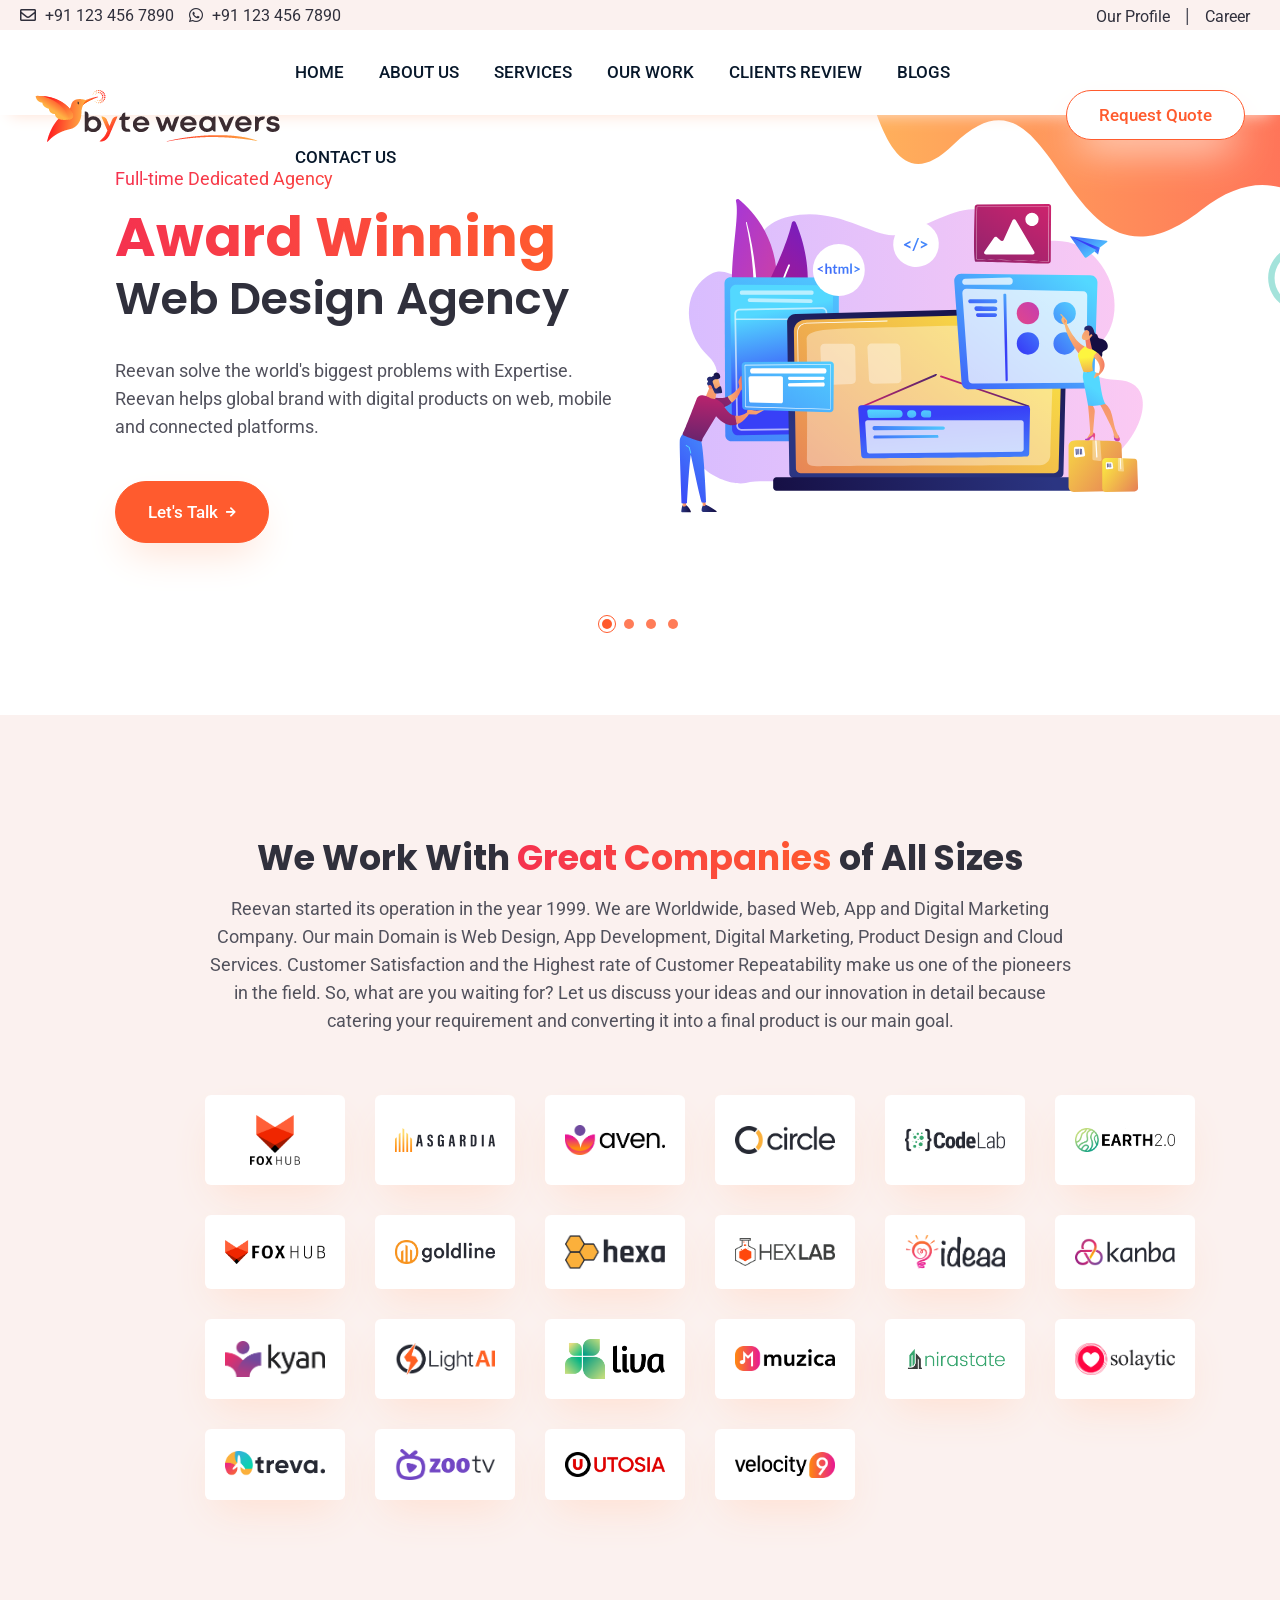
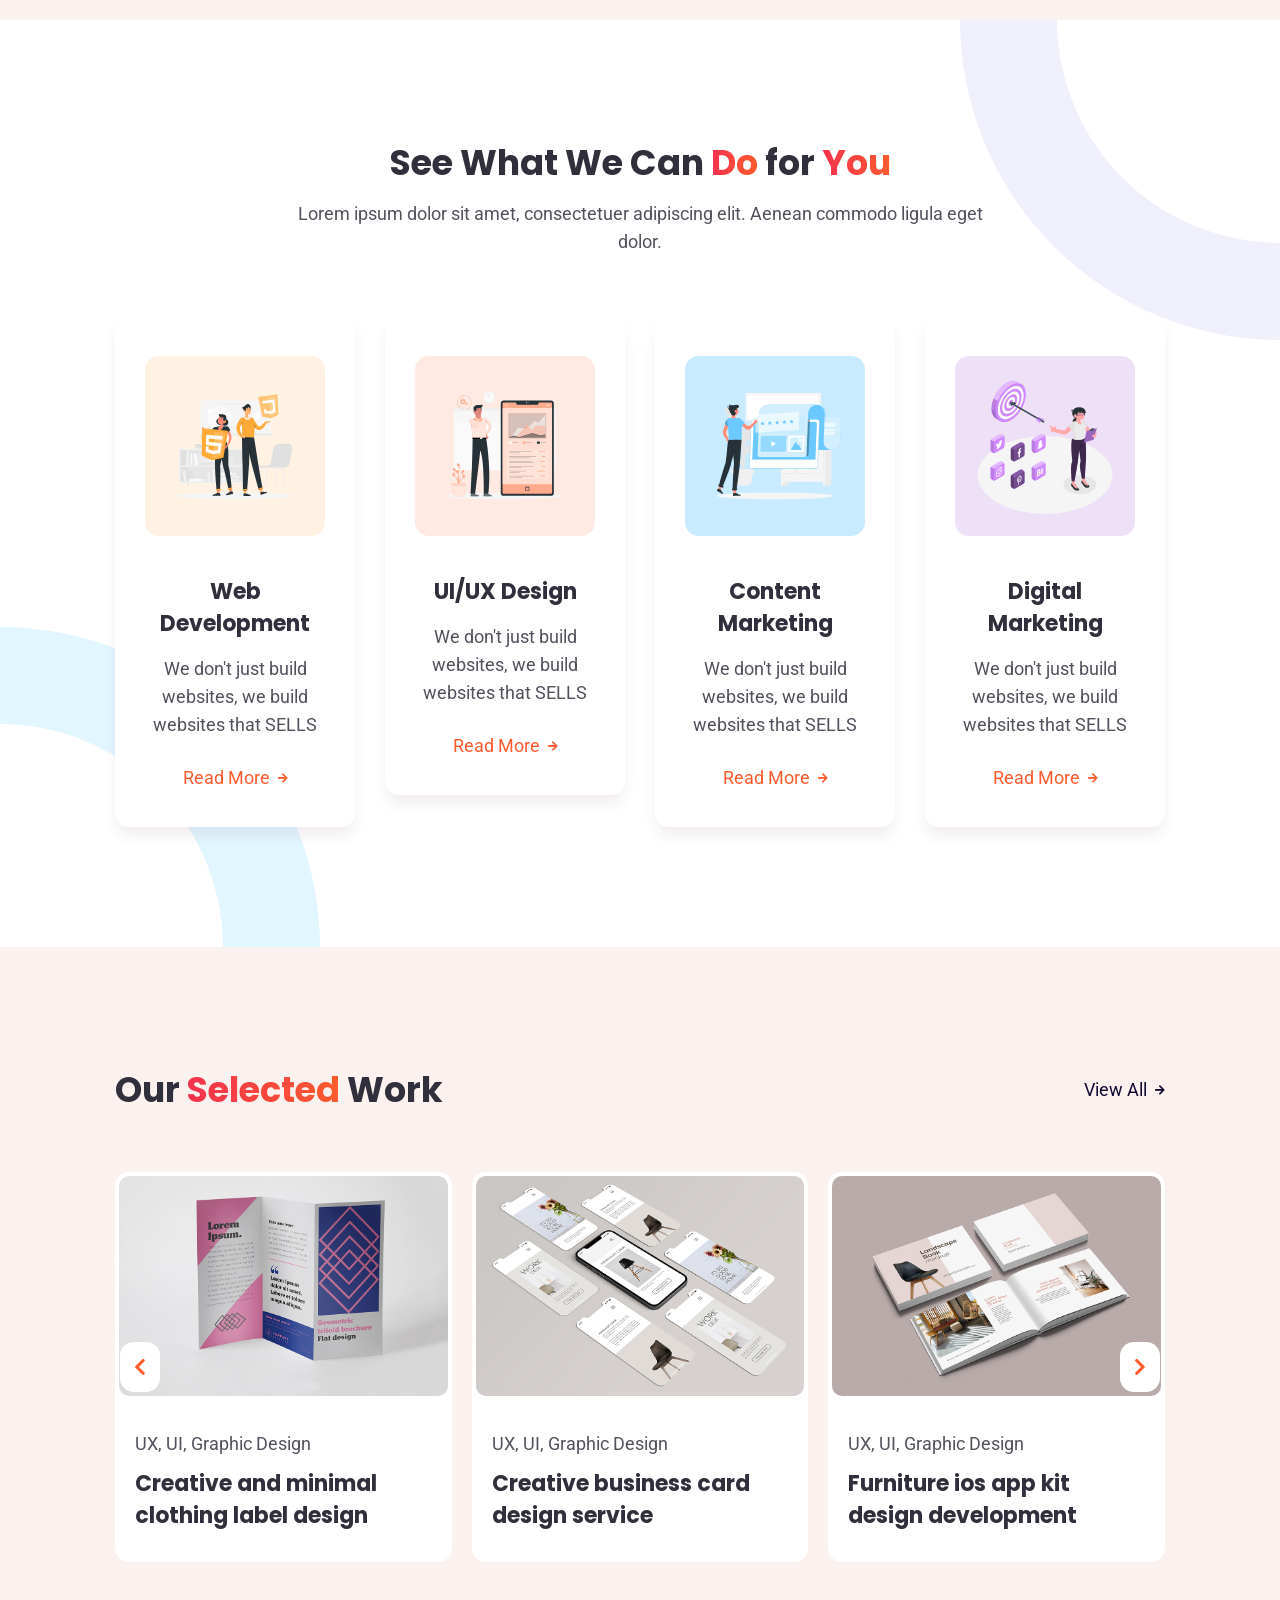
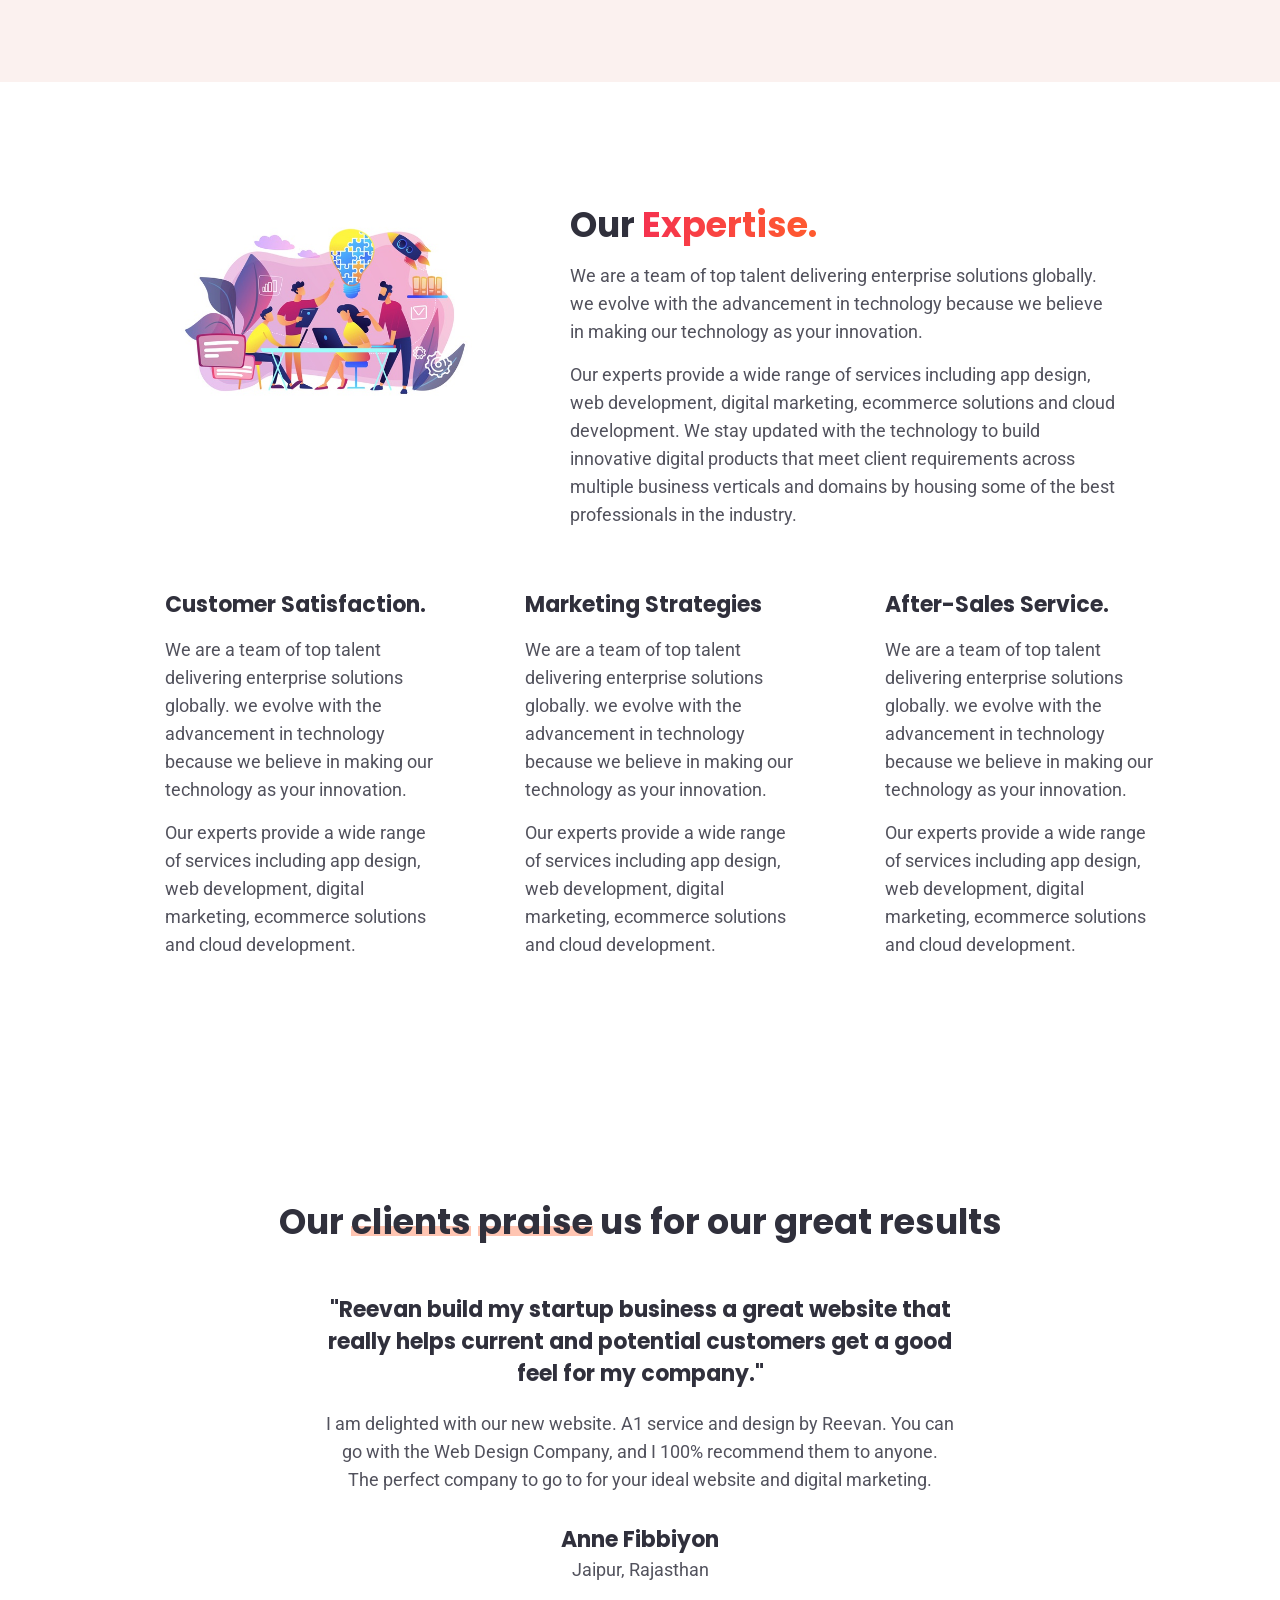
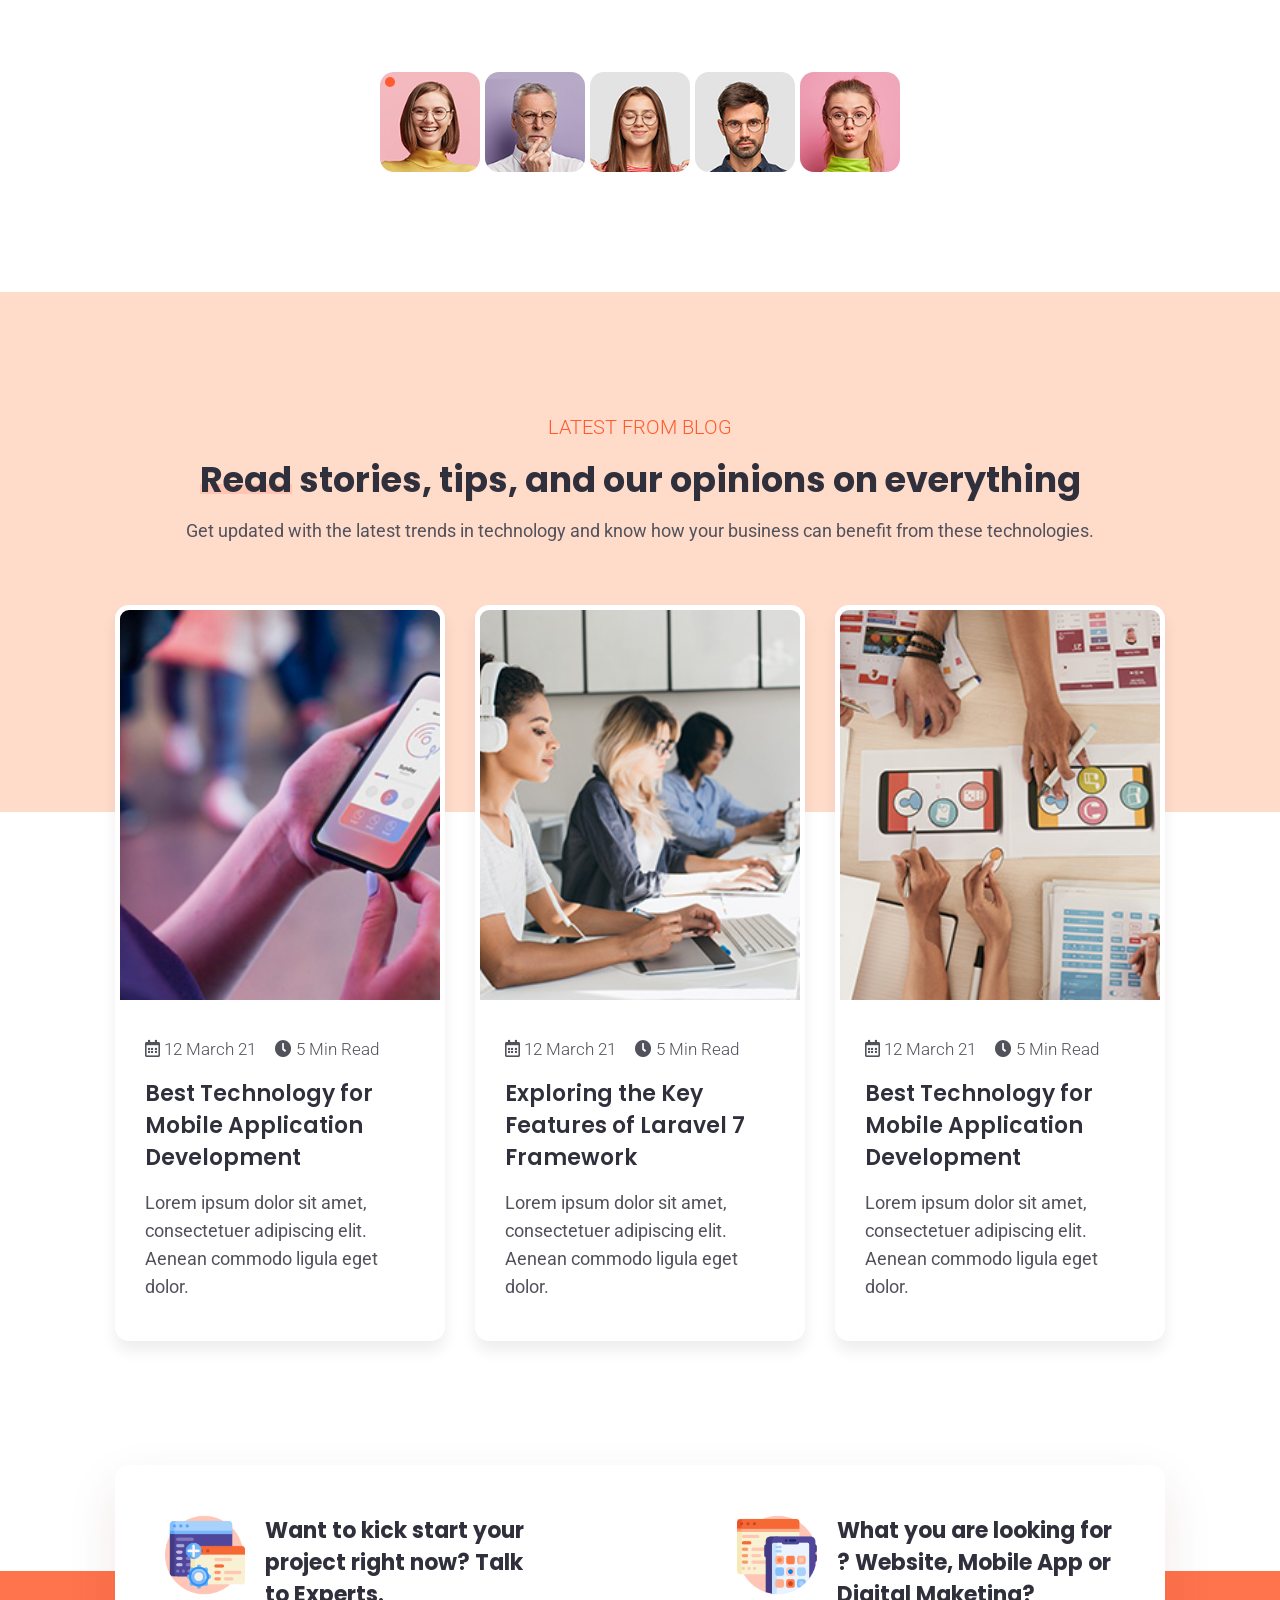
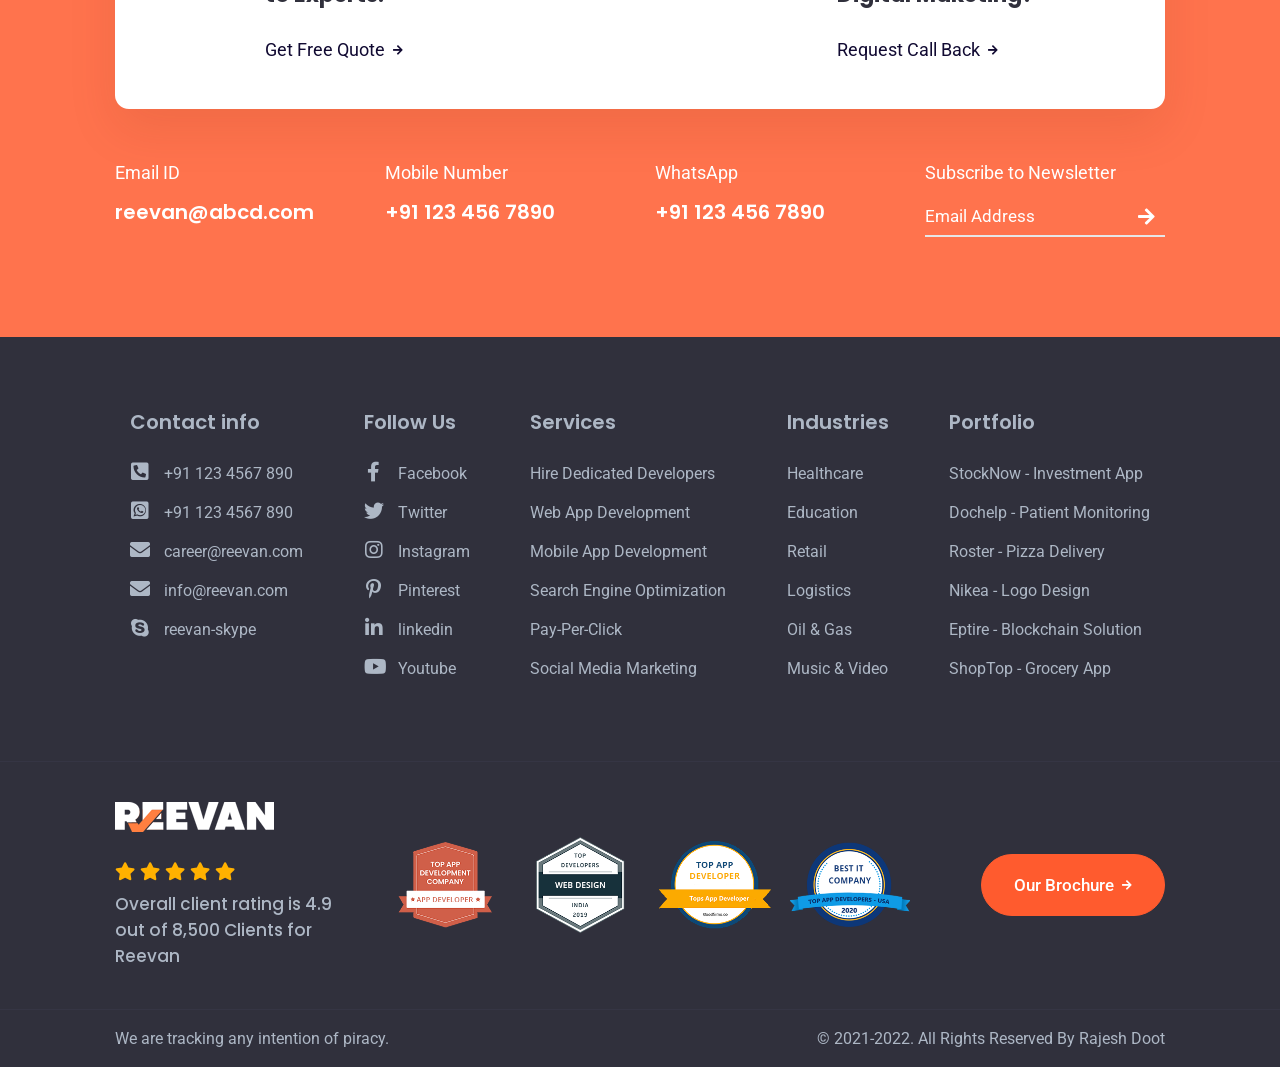
<file: digital-agency-onepage.html>
<!DOCTYPE html>
<html lang="zxx" class="no-js">
  <head>
    <meta charset="utf-8" />
    <title>Reevan Web Design &amp; Digital Marketing Agency HTML Template</title>
    <meta name="description" content="Creative Agency, Marketing Agency Template">
    <meta name="keywords" content="Creative Agency, Marketing Agency">
    <meta name="author" content="rajesh-doot">
    <meta name="viewport" content="width=device-width, initial-scale=1, shrink-to-fit=no">
    <meta http-equiv="X-UA-Compatible" content="IE=edge">
    <meta name="theme-color" content="#e8f1ff">
    <!--Website-favicon-->
    <link href="images/favicon.png" rel="icon">
    <!--Plugin-css-->
    <link href="css/bootstrap.min.css" rel="stylesheet">
    <link href="css/plugin.min.css" rel="stylesheet">
    <link href="css/all.min.css" rel="stylesheet">
    <link rel="preconnect" href="https://fonts.gstatic.com">
    <link rel="preconnect" href="https://fonts.gstatic.com">
    <link href="https://fonts.googleapis.com/css2?family=Poppins:wght@300;400;500;600;700;800;900&family=Roboto:wght@400;500;700&display=swap" rel="stylesheet">
    <!-- Template-style-->
    <link href="css/style.css" rel="stylesheet">
    <link href="css/responsive.css" rel="stylesheet">
    <style>html { scroll-behavior: smooth;}</style>
  </head>
  <body>
    <!--Start Preloader -->
    <div class="onloadpage" id="page-load">
      <div class="loader-div">
        <div class="on-img"><img src="images/loader.gif" alt="Logo" class="img-fluid" /><span>Loading Please Wait...</span></div>
      </div>
    </div>
    <!--End Preloader -->
    <!--Start Header-->
    <header class="header-bhv ree-header fixed-top">
      <div class="mini-header-bar">
        <div class="sideone">
          <a href="tel:123456789" class="contactinfo"><i class="far fa-envelope"></i> +91 123 456 7890</a>
          <a href="https://wa.me/91123456789" class="contactinfo" target="blank"><i class="fab fa-whatsapp"></i> +91 123 456 7890</a>
        </div>
        <div class="sidetwo">
          <a href="#">Our Profile</a> | <a href="#">Career</a>
        </div>
      </div>
      <div class="container-fluid m-p-l-r-0">
        <div class="menu-header">
          <div class="menu-logo">
            <div class="dskt-logo"><a class="nav-brand" href="./">	<img src="images/logo.png" alt="Logo" class="ree-logo" /> </a> </div>
          </div>
          <div class="ree-nav" role="navigation">
            <ul class="nav-list">
                <li><a href="#home" class="menu-links">Home</a></li>						
                <li><a href="#about" class="menu-links">About Us</a></li>						
                <li><a href="#service" class="menu-links">Services</a></li>						
                <li><a href="#work" class="menu-links">Our Work</a></li>						
                <li><a href="#review" class="menu-links">Clients Review</a></li>						
                <li><a href="#blog" class="menu-links">Blogs</a></li>						
                <li><a href="#contact" class="menu-links">Contact Us</a></li>				
            </ul>
          </div>
          <div class="ree-nav-cta">
            <ul>
              <li><a href="get-quote.html" class="ree-btn ree-btn0 ree-btn-grdt2"> Request Quote</a> </li>
            </ul>
          </div>
          <div class="mobile-menu2">
            <ul class="mob-nav2">
              <li><a href="get-quote.html" class="ree-btn2 ree-btn-grdt1"><i class="fas fa-envelope-open-text"></i></a></li>
              <li class="navm-"><a class="toggle" href="#"> <span></span> </a> </li>
            </ul>
          </div>
          <nav id="main-nav">
            <ul>
                <li><a href="#home" class="menu-links">Home</a></li>						
                <li><a href="#about" class="menu-links">About Us</a></li>						
                <li><a href="#service" class="menu-links">Services</a></li>						
                <li><a href="#work" class="menu-links">Our Work</a></li>						
                <li><a href="#review" class="menu-links">Clients Review</a></li>						
                <li><a href="#blog" class="menu-links">Blogs</a></li>						
                <li><a href="#contact" class="menu-links">Contact Us</a></li>	
            </ul>
            <ul class="bottom-nav">
              <li class="ree-hc">
                <a href="tel:123567890" rel="noreferrer" target="_blank">
                  <svg version="1.1"  xmlns="http://www.w3.org/2000/svg" xmlns:xlink="http://www.w3.org/1999/xlink" x="0px" y="0px" viewBox="0 0 25.625 25.625" style="enable-background:new 0 0 25.625 25.625;" xml:space="preserve">
                    <g>
                      <path d="M22.079,17.835c-1.548-1.324-3.119-2.126-4.648-0.804l-0.913,0.799 c-0.668,0.58-1.91,3.29-6.712-2.234C5.005,10.079,7.862,9.22,8.531,8.645l0.918-0.8c1.521-1.325,0.947-2.993-0.15-4.71l-0.662-1.04  C7.535,0.382,6.335-0.743,4.81,0.58L3.986,1.3C3.312,1.791,1.428,3.387,0.971,6.419c-0.55,3.638,1.185,7.804,5.16,12.375
                        c3.97,4.573,7.857,6.87,11.539,6.83c3.06-0.033,4.908-1.675,5.486-2.272l0.827-0.721c1.521-1.322,0.576-2.668-0.973-3.995 L22.079,17.835z" />
                    </g>
                  </svg>
                </a>
              </li>
              <li class="ree-hc">
                <a href="mailto:abc@example.com" target="_blank">
                  <svg xmlns="http://www.w3.org/2000/svg" width="24" height="24" viewBox="0 0 24 24">
                    <path d="M20 4H4c-1.1 0-1.99.9-1.99 2L2 18c0 1.1.9 2 2 2h16c1.1 0 2-.9 2-2V6c0-1.1-.9-2-2-2zm0 4l-8 5-8-5V6l8 5 8-5v2z" />
                    <path d="M0 0h24v24H0z" fill="none" />
                  </svg>
                </a>
              </li>
              <li class="ree-hc">
                <a href="skype:reevan.company" rel="noreferrer" target="_blank">
                  <svg xmlns="http://www.w3.org/2000/svg" viewBox="0 0 448 512">
                    <path d="M424.7 299.8c2.9-14 4.7-28.9 4.7-43.8 0-113.5-91.9-205.3-205.3-205.3-14.9 0-29.7 1.7-43.8 4.7C161.3 40.7 137.7 32 112 32 50.2 32 0 82.2 0 144c0 25.7 8.7 49.3 23.3 68.2-2.9 14-4.7 28.9-4.7 43.8 0 113.5 91.9 205.3 205.3 205.3 14.9 0 29.7-1.7 43.8-4.7 19 14.6 42.6 23.3 68.2 23.3 61.8 0 112-50.2 112-112 .1-25.6-8.6-49.2-23.2-68.1zm-194.6 91.5c-65.6 0-120.5-29.2-120.5-65 0-16 9-30.6 29.5-30.6 31.2 0 34.1 44.9 88.1 44.9 25.7 0 42.3-11.4 42.3-26.3 0-18.7-16-21.6-42-28-62.5-15.4-117.8-22-117.8-87.2 0-59.2 58.6-81.1 109.1-81.1 55.1 0 110.8 21.9 110.8 55.4 0 16.9-11.4 31.8-30.3 31.8-28.3 0-29.2-33.5-75-33.5-25.7 0-42 7-42 22.5 0 19.8 20.8 21.8 69.1 33 41.4 9.3 90.7 26.8 90.7 77.6 0 59.1-57.1 86.5-112 86.5z" />
                  </svg>
                </a>
              </li>
              <li class="ree-hc">
                <a href="wa.me/+91123456789" rel="noreferrer" target="_blank">
                  <svg version="1.1"  xmlns="http://www.w3.org/2000/svg" xmlns:xlink="http://www.w3.org/1999/xlink" x="0px" y="0px" viewBox="0 0 512 512"	style="enable-background:new 0 0 512 512;" xml:space="preserve">
                    <g>
                      <path d="M256.064,0h-0.128C114.784,0,0,114.816,0,256c0,56,18.048,107.904,48.736,150.048l-31.904,95.104l98.4-31.456 C155.712,496.512,204,512,256.064,512C397.216,512,512,397.152,512,256S397.216,0,256.064,0z M405.024,361.504 c-6.176,17.44-30.688,31.904-50.24,36.128c-13.376,2.848-30.848,5.12-89.664-19.264C189.888,347.2,141.44,270.752,137.664,265.792
                        c-3.616-4.96-30.4-40.48-30.4-77.216s18.656-54.624,26.176-62.304c6.176-6.304,16.384-9.184,26.176-9.184 c3.168,0,6.016,0.16,8.576,0.288c7.52,0.32,11.296,0.768,16.256,12.64c6.176,14.88,21.216,51.616,23.008,55.392 c1.824,3.776,3.648,8.896,1.088,13.856c-2.4,5.12-4.512,7.392-8.288,11.744c-3.776,4.352-7.36,7.68-11.136,12.352 c-3.456,4.064-7.36,8.416-3.008,15.936c4.352,7.36,19.392,31.904,41.536,51.616c28.576,25.44,51.744,33.568,60.032,37.024 c6.176,2.56,13.536,1.952,18.048-2.848c5.728-6.176,12.8-16.416,20-26.496c5.12-7.232,11.584-8.128,18.368-5.568 c6.912,2.4,43.488,20.48,51.008,24.224c7.52,3.776,12.48,5.568,14.304,8.736C411.2,329.152,411.2,344.032,405.024,361.504z"/>
                    </g>
                  </svg>
                </a>
              </li>
            </ul>
          </nav>
        </div>
      </div>
    </header>
    <!-- Header End -->

      <!--start Hero Section  -->
    <section class="home-hero slide-hero"  id="home">      
      <div class="hero-owl owl-carousel"> 
        <div class="slide owlbg11" data-background="images/svg/svg-bg1.svg">
          <div class="container">
          <div class="row">
            <div class="col-md-6 col-sm-12 vcenter">
              <div class="hero-content-x">
                <p class="mb10 ree-tt">Full-time Dedicated Agency</p>
                <h1 class="mb30" data-aos="fade-in" data-aos-delay="200"><span class="ree-tt">Award Winning</span> Web Design Agency</h1>
                <p data-aos="fade-in" data-aos-delay="500">Reevan solve the world's biggest problems with Expertise. Reevan helps global brand with
                  digital products on web, mobile and connected platforms.
                </p>
                <a href="get-quote.html" class="ree-btn  ree-btn-grdt1 mt40 mw-80" data-aos="fade-in" data-aos-delay="800">Let's Talk <i class="fas fa-arrow-right fa-btn"></i></a>
              </div>
            </div>
            <div class="col-md-6 col-sm-12 vcenter">
              <div class="sol-image m-mt30">
                <img src="images/svg/web-design.svg" alt="web development" class="img-fluid" data-aos="fade-in" data-aos-delay="400">
              </div>
            </div>
          </div>
          </div>
          </div>
  
          <div class="slide owlbg11" data-background="images/svg/svg-bg2.svg">
            <div class="container">
            <div class="row">     
            <div class="col-md-6 col-sm-12 vcenter">
              <div class="hero-content-x">
                <p class="mb10 ree-tt">Full-time Dedicated Agency</p>
                <h1 class="mb30" data-aos="fade-in" data-aos-delay="200"><span class="ree-tt">Result Based</span> Digital Marketing Agency</h1>
                <p data-aos="fade-in" data-aos-delay="500">Reevan solve the world's biggest problems with Expertise. Reevan helps global brand with
                  digital products on web, mobile and connected platforms.
                </p>
                <a href="get-quote.html" class="ree-btn  ree-btn-grdt1 mt40 mw-80" data-aos="fade-in" data-aos-delay="800">Let's Talk <i class="fas fa-arrow-right fa-btn"></i></a>
              </div>
            </div>
            <div class="col-md-6 col-sm-12 vcenter">
              <div class="sol-image m-mt30">
                <img src="images/svg/marketing.svg" alt="web development" class="img-fluid" data-aos="fade-in" data-aos-delay="400">
              </div>
            </div>
          </div>
          </div>
          </div>
         
          <div class="slide owlbg11" data-background="images/svg/svg-bg3.svg">
            <div class="container">
            <div class="row">   
            <div class="col-md-6 col-sm-12 vcenter">
              <div class="hero-content-x">
                <p class="mb10 ree-tt">Full-time Dedicated Agency</p>
                <h1 class="mb30" data-aos="fade-in" data-aos-delay="200"><span class="ree-tt">eCommerce</span> Development Company</h1>
                <p data-aos="fade-in" data-aos-delay="500">Reevan solve the world's biggest problems with Expertise. Reevan helps global brand with
                  digital products on web, mobile and connected platforms.
                </p>
                <a href="get-quote.html" class="ree-btn  ree-btn-grdt1 mt40 mw-80" data-aos="fade-in" data-aos-delay="800">Let's Talk <i class="fas fa-arrow-right fa-btn"></i></a>
              </div>
            </div>
            <div class="col-md-6 col-sm-12 vcenter">
              <div class="sol-image m-mt30">
                <img src="images/svg/ecommerce.svg" alt="web development" class="img-fluid" data-aos="fade-in" data-aos-delay="400">
              </div>
            </div>
          </div>
          </div>
          </div>
          
          <div class="slide owlbg11" data-background="images/svg/svg-bg4.svg">
            <div class="container">
            <div class="row">   
            <div class="col-md-6 col-sm-12 vcenter">
              <div class="hero-content-x">
                <p class="mb10 ree-tt">Full-time Dedicated Agency</p>
                <h1 class="mb30" data-aos="fade-in" data-aos-delay="200"><span class="ree-tt">Artificial Intelligence</span> Development Company</h1>
                <p data-aos="fade-in" data-aos-delay="500">Reevan solve the world's biggest problems with Expertise. Reevan helps global brand with
                  digital products on web, mobile and connected platforms.
                </p>
                <a href="get-quote.html" class="ree-btn  ree-btn-grdt1 mt40 mw-80" data-aos="fade-in" data-aos-delay="800">Let's Talk <i class="fas fa-arrow-right fa-btn"></i></a>
              </div>
            </div>
            <div class="col-md-6 col-sm-12 vcenter">
              <div class="sol-image m-mt30">
                <img src="images/svg/ai.svg" alt="web development" class="img-fluid" data-aos="fade-in" data-aos-delay="400">
              </div>
            </div>
          </div>
          </div>
        </div>
      </div>
</section>
    <!--hero Section End-->
    
    <!--start home-about  -->
    <section class="home-about sec-pad r-bg-a" id="about">
      <div class="container">
        <div class="row justify-content-center">
          <div class="col-lg-10">
            <div class="about-content-home m-mb60 pera-block text-center">
              <h2>We Work With <span class="ree-tt">Great Companies</span> of All Sizes</h2>
              <p>Reevan started its operation in the year 1999. We are Worldwide, based Web, App	and Digital Marketing Company. Our main Domain is Web Design, App Development, Digital
                Marketing, Product Design and Cloud Services. Customer Satisfaction and the Highest rate of	Customer Repeatability make us one of the pioneers in the field. So, what are you waiting
                for? Let us discuss your ideas and our innovation in detail because catering your requirement and converting it into a final product is our main goal.
              </p>
            </div>
          </div>
        </div>
        <div class="row justify-content-center">
          <div class="col-lg-10 mt60">
            <div class="client-logo-set">
              <a href="#"><img src="images/brand-logo/uilogos-1.png" alt="client logo"></a>
              <a href="#"><img src="images/brand-logo/uilogos-2.png" alt="client logo"></a>
              <a href="#"><img src="images/brand-logo/uilogos-3.png" alt="client logo"></a>
              <a href="#"><img src="images/brand-logo/uilogos-4.png" alt="client logo"></a>
              <a href="#"><img src="images/brand-logo/uilogos-5.png" alt="client logo"></a>
              <a href="#"><img src="images/brand-logo/uilogos-6.png" alt="client logo"></a>
              <a href="#"><img src="images/brand-logo/uilogos-7.png" alt="client logo"></a>
              <a href="#"><img src="images/brand-logo/uilogos-8.png" alt="client logo"></a>
              <a href="#"><img src="images/brand-logo/uilogos-9.png" alt="client logo"></a>
              <a href="#"><img src="images/brand-logo/uilogos-10.png" alt="client logo"></a>
              <a href="#"><img src="images/brand-logo/uilogos-11.png" alt="client logo"></a>
              <a href="#"><img src="images/brand-logo/uilogos-12.png" alt="client logo"></a>
              <a href="#"><img src="images/brand-logo/uilogos-13.png" alt="client logo"></a>
              <a href="#"><img src="images/brand-logo/uilogos-14.png" alt="client logo"></a>
              <a href="#"><img src="images/brand-logo/uilogos-15.png" alt="client logo"></a>
              <a href="#"><img src="images/brand-logo/uilogos-16.png" alt="client logo"></a>
              <a href="#"><img src="images/brand-logo/uilogos-17.png" alt="client logo"></a>
              <a href="#"><img src="images/brand-logo/uilogos-18.png" alt="client logo"></a>
              <a href="#"><img src="images/brand-logo/uilogos-19.png" alt="client logo"></a>
              <a href="#"><img src="images/brand-logo/uilogos-20.png" alt="client logo"></a>
              <a href="#"><img src="images/brand-logo/uilogos-21.png" alt="client logo"></a>
              <a href="#"><img src="images/brand-logo/uilogos-22.png" alt="client logo"></a>
            </div>
          </div>
        </div>
      </div>
    </section>
    <!--home-about end-->
    <!--start services-->
    <section class="r-bg-i sec-pad digi-service" id="service">
      <div class="container">
      <div class="row justify-content-center">
        <div class="col-lg-8">
          <div class="sec-heading text-center pera-block">
            <h2>See What We Can <span class="ree-tt">Do</span> for <span class="ree-tt">You</span></h2>
            <p>Lorem ipsum dolor sit amet, consectetuer adipiscing elit. Aenean commodo ligula eget dolor.</p>
          </div>
        </div>
      </div>
      <div class="row mt30">
        <div class="col-lg-3 col-sm-6 mt30" data-aos="fade-up" data-aos-delay="100">
          <div class="ree-card bhv-tt">
            <div class="creative-img reebga"><img src="images/svg/webdesign.svg" alt="App Development" class="img-fluid"></div>
            <div class="creative-cntnt">
              <h4 class="mb15"><a href="service-details.html"> Web Development</a></h4>
              <p>We don't just build websites, we build websites that SELLS</p>
              <a href="services.html" class="ree-card-link mt30">Read More <i class="fas fa-arrow-right fa-btn"></i></a>
            </div>
          </div>
        </div>
        <div class="col-lg-3 col-sm-6 mt30" data-aos="fade-up" data-aos-delay="400">
          <div class="ree-card bhv-tt">
            <div class="creative-img reebgb"><img src="images/svg/appdesign.svg" alt="App Development" class="img-fluid"></div>
            <div class="creative-cntnt">
              <h4 class="mb15"><a href="service-details.html"> UI/UX Design</a></h4>
              <p>We don't just build websites, we build websites that SELLS</p>
              <a href="services.html" class="ree-card-link mt30">Read More <i class="fas fa-arrow-right fa-btn"></i></a>
            </div>
          </div>
        </div>
        <div class="col-lg-3 col-sm-6 mt30" data-aos="fade-up" data-aos-delay="700">
          <div class="ree-card bhv-tt">
            <div class="creative-img reebgc"><img src="images/svg/content.svg" alt="App Development" class="img-fluid"></div>
            <div class="creative-cntnt">
              <h4 class="mb15"><a href="service-details.html">Content Marketing</a></h4>
              <p>We don't just build websites, we build websites that SELLS</p>
              <a href="services.html" class="ree-card-link mt30">Read More <i class="fas fa-arrow-right fa-btn"></i></a>
            </div>
          </div>
        </div>
        <div class="col-lg-3 col-sm-6 mt30" data-aos="fade-up" data-aos-delay="1000">
          <div class="ree-card bhv-tt">
            <div class="creative-img reebgd"><img src="images/svg/strategy.svg" alt="App Development" class="img-fluid"></div>
            <div class="creative-cntnt">
              <h4 class="mb15"><a href="service-details.html"> Digital Marketing</a></h4>
              <p>We don't just build websites, we build websites that SELLS</p>
              <a href="services.html" class="ree-card-link mt30">Read More <i class="fas fa-arrow-right fa-btn"></i></a>
            </div>
          </div>
        </div>
      </div>
      </div>
    </section>
    <!--services end--> 
    <!--start work-->
    <section class="r-bg-a sec-pad" id="work">
      <div class="container">
        <div class="row">
          <div class="col-lg-6 col-sm-8 vcenter">
            <div class="heading-hz-btn">
              <h2>Our <span class="ree-tt">Selected</span> Work</h2>
            </div>
          </div>
          <div class="col-lg-6 col-sm-4 vcenter">
            <div class="link-sol-header">
              <a href="portfolio.html" class="ree-card-link">View All <i class="fas fa-arrow-right fa-btn"></i></a>
            </div>
          </div>
        </div>
        <div class="row mt60">
          <div class="col-lg-12">
            <div class="full-work-block  owl-carousel">
              <div class="fwb-main-x fwb-a">
                <div class="work-thumbnails">
                  <a href="#"><img src="images/portfolio/portfolio-1.jpg" alt="portfolio reevan" class="img-fluid"> </a>
                </div>
                <div class="work-details">
                  <p class="mb10">UX, UI, Graphic Design</p>
                  <h4><a href="#"> Creative and minimal clothing label design</a> </h4>
                </div>
              </div>
              <div class="fwb-main-x fwb-a">
                <div class="work-thumbnails">
                  <a href="#">	<img src="images/portfolio/portfolio-2.jpg" alt="portfolio reevan" class="img-fluid"> </a>
                </div>
                <div class="work-details">
                  <p class="mb10">UX, UI, Graphic Design</p>
                  <h4><a href="#">Creative business card design service </a></h4>
                </div>
              </div>
              <div class="fwb-main-x fwb-a">
                <div class="work-thumbnails">
                  <a href="#">	<img src="images/portfolio/portfolio-3.jpg" alt="portfolio reevan" class="img-fluid"> </a>
                </div>
                <div class="work-details">
                  <p class="mb10">UX, UI, Graphic Design</p>
                  <h4><a href="#"> Furniture ios app kit design development </a></h4>
                </div>
              </div>
              <div class="fwb-main-x fwb-a">
                <div class="work-thumbnails">
                  <a href="#">	<img src="images/portfolio/portfolio-2.jpg" alt="portfolio reevan" class="img-fluid"> </a>
                </div>
                <div class="work-details">
                  <p class="mb10">UX, UI, Graphic Design</p>
                  <h4><a href="#"> Furniture ios app kit design development </a></h4>
                </div>
              </div>
            </div>
          </div>
        </div>
      </div>
    </section>
    <!--end work-->
    <!--start technologies-->
    <section class="r-bg-x zup sec-pad">
      <div class="container">
        <div class="row justify-content-center">
          <div class="col-lg-4">
            <div class="sol-img m-mt30">
              <img src="images/others/team-business.jpg" alt="reevan office" class="img-fluid">
            </div>
          </div>
          <div class="col-lg-7">
            <div class="pera-block ml50">
              <h2> Our <span class="ree-tt">Expertise. </span></h2>
              <p>We are a team of top talent delivering enterprise solutions globally. we evolve with the advancement in technology because we believe in making our technology as your innovation.</p>
              <p>Our experts provide a wide range of services including app design, web development, digital marketing, ecommerce solutions and cloud development. We stay updated with the technology to build innovative digital products that meet client requirements across multiple business verticals and domains by housing some of the best professionals in the industry.</p>
            </div>
          </div>
        </div>
        <div class="row mt30">
          <div class="col-lg-4 mt30">
            <div class="pera-block ml50">
              <h4>Customer Satisfaction.</h4>
              <p>We are a team of top talent delivering enterprise solutions globally. we evolve with the advancement in technology because we believe in making our technology as your innovation.</p>
              <p>Our experts provide a wide range of services including app design, web development, digital marketing, ecommerce solutions and cloud development.</p>
            </div>
          </div>
          <div class="col-lg-4 mt30">
            <div class="pera-block ml50">
              <h4> Marketing Strategies</h4>
              <p>We are a team of top talent delivering enterprise solutions globally. we evolve with the advancement in technology because we believe in making our technology as your innovation.</p>
              <p>Our experts provide a wide range of services including app design, web development, digital marketing, ecommerce solutions and cloud development.</p>
            </div>
          </div>
          <div class="col-lg-4 mt30">
            <div class="pera-block ml50">
              <h4>After-Sales Service.</h4>
              <p>We are a team of top talent delivering enterprise solutions globally. we evolve with the advancement in technology because we believe in making our technology as your innovation.</p>
              <p>Our experts provide a wide range of services including app design, web development, digital marketing, ecommerce solutions and cloud development.</p>
            </div>
          </div>
        </div>
      </div>
    </section>
    <!--end technologies-->
    <!--start home review-->
    <section class="sec-pad bg-opcty" data-parallax="scroll" data-image-src="images/others/face-collage.png" id="review">
      <div class="container">
        <div class="row">
          <div class="col-lg-12">
            <div class="heading-review text-center">
              <h2 class="mb50">Our <span class="ree-text rt40">clients</span> <span class="ree-text rt40">praise</span> us for our great results</h2>
              <div class="testimonial-card-b owl-carousel mt30">
                <div class="review-slider">
                  <h4 class="mb20">"Reevan build my startup business a great website that really helps current and	potential customers get a good feel for my company."</h4>
                  <p>I am delighted with our new website. A1 service and design by Reevan. You can go with the Web Design Company, and I 100% recommend them to anyone. The perfect company to go to for your ideal website and digital marketing.</p>
                  <div class="reviewers mt30">
                    <div class="reviewers-nam">
                      <h4>Anne Fibbiyon</h4>
                      <p>Jaipur, Rajasthan</p>
                    </div>
                  </div>
                </div>
                <div class="review-slider">
                  <h4 class="mb20">"Reevan build my startup business a great website that really helps current and potential customers get a good feel for my company."</h4>
                  <p>I was facing multiple issues with my old website and that i discovered reevan. they resolved all the problems in the website they also helped me with marketing. which has helped me to acquire more customers. Retention on the website has also increased.</p>
                  <div class="reviewers mt30">
                    <div class="reviewers-nam">
                      <h4>Mayank Jhalana</h4>
                      <p>Ajamer, Rajasthan</p>
                    </div>
                  </div>
                </div>
                <div class="review-slider">
                  <h4 class="mb20">"Reevan build my startup business a great website that really helps current and potential customers get a good feel for my company."</h4>
                  <p>I was facing multiple issues with my old website and that i discovered reevan. they resolved all the problems in the website they also helped me with marketing. which has helped me to acquire more customers. Retention on the website has also increased.</p>
                  <div class="reviewers mt30">
                    <div class="reviewers-nam">
                      <h4>Eric Shun</h4>
                      <p>Nagpur, India</p>
                    </div>
                  </div>
                </div>
                <div class="review-slider">
                  <h4 class="mb20">"Reevan build my startup business a great website that really helps current and potential customers get a good feel for my company."</h4>
                  <p>I was facing multiple issues with my old website and that i discovered reevan. they resolved all the problems in the website they also helped me with marketing. which has helped me to acquire more customers. Retention on the website has also increased.</p>
                  <div class="reviewers mt30">
                    <div class="reviewers-nam">
                      <h4>Gene Jacket</h4>
                      <p>Tuklic, UK</p>
                    </div>
                  </div>
                </div>
                <div class="review-slider">
                  <h4 class="mb20">"Reevan build my startup business a great website that really helps current and potential customers get a good feel for my company."</h4>
                  <p>I was facing multiple issues with my old website and that i discovered reevan. they resolved all the problems in the website they also helped me with marketing. which has helped me to acquire more customers. Retention on the website has also increased.</p>
                  <div class="reviewers mt30">
                    <div class="reviewers-nam">
                      <h4>Marion Gaze</h4>
                      <p>Olivia, USA</p>
                    </div>
                  </div>
                </div>
              </div>
              <div class="clients-creative-pic mt30">
                <div class="owl-dots" id="testimonials-avatar">
                  <button class="dot-c1 tcc1 owl-dot mt30">  <img alt="image" src="images/users/user5.jpg"></button>
                  <button class="dot-c1 tcc2 owl-dot mt30">  <img alt="image" src="images/users/user4.jpg"></button>
                  <button class="dot-c1 tcc3 owl-dot active mt30">  <img alt="image" src="images/users/user3.jpg"></button>
                  <button class="dot-c1 tcc4 owl-dot mt30">  <img alt="image" src="images/users/user2.jpg"></button>
                  <button class="dot-c1 tcc5 owl-dot mt30">  <img alt="image" src="images/users/user1.jpg"></button>
                </div>
              </div>
            </div>
          </div>
        </div>
      </div>
    </section>
    <!--end home review -->
    <!--start blogs  -->
    <section class="half-bg-ree sec-pad" id="blog">
      <div class="container">
        <div class="row">
          <div class="col-lg-12">
            <div class="sec-heading text-center pera-block">
              <span class="sub-heading mb15">Latest from blog</span>
              <h2><span	class="ree-text rt40">Read</span> stories, tips, and our opinions on everything</h2>
              <p>Get updated with the latest trends in technology and know how your business can benefit from	these technologies.</p>
            </div>
          </div>
        </div>
        <div class="row mt30">
          <div class="col-lg-4 mt30"  data-aos="fade-up" data-aos-delay="200">
            <div class="half-blog-card">
              <div class="half-blog-img"> <a href="blog-details.html"><img src="images/blogs/blog-img-1.jpg" alt="blogs"	class="img-fluid"> </a> </div>
              <div class="half-blog-content">
                <div class="blog-quick-inf mb20"><span><i class="far fa-calendar-alt"></i> 12 March 21</span> <span><i class="fas fa-clock"></i> 5 Min Read</span> </div>
                <h4 class="mb15"><a href="blog-details.html">Best Technology for Mobile Application Development</a></h4>
                <p>Lorem ipsum dolor sit amet, consectetuer adipiscing elit. Aenean commodo ligula eget	dolor.</p>
              </div>
            </div>
          </div>
          <div class="col-lg-4 mt30" data-aos="fade-up" data-aos-delay="500">
            <div class="half-blog-card">
              <div class="half-blog-img"> <a href="blog-details.html"><img src="images/blogs/blog-img-1a.jpg" alt="blogs"	class="img-fluid"> </a> </div>
              <div class="half-blog-content">
                <div class="blog-quick-inf mb20"><span><i class="far fa-calendar-alt"></i> 12 March 21</span> <span><i class="fas fa-clock"></i> 5 Min Read</span> </div>
                <h4 class="mb15"><a href="blog-details.html">Exploring the Key Features of Laravel 7 Framework</a></h4>
                <p>Lorem ipsum dolor sit amet, consectetuer adipiscing elit. Aenean commodo ligula eget	dolor.</p>
              </div>
            </div>
          </div>
          <div class="col-lg-4 mt30" data-aos="fade-up" data-aos-delay="800">
            <div class="half-blog-card">
              <div class="half-blog-img"> <a href="blog-details.html"><img src="images/blogs/blog-img-1b.jpg" alt="blogs"	class="img-fluid"> </a> </div>
              <div class="half-blog-content">
                <div class="blog-quick-inf mb20"><span><i class="far fa-calendar-alt"></i> 12 March 21</span> <span><i class="fas fa-clock"></i> 5 Min Read</span> </div>
                <h4 class="mb15"><a href="blog-details.html">Best Technology for Mobile Application Development</a></h4>
                <p>Lorem ipsum dolor sit amet, consectetuer adipiscing elit. Aenean commodo ligula eget	dolor.</p>
              </div>
            </div>
          </div>
        </div>
      </div>
    </section>
    <!--end blogs-->
    <!--start contact block-->
    <section class="home-contact mt110 pb100" id="contact">
      <div class="container">
        <div class="row">
          <div class="cta-info-tt">
            <div class="row justify-content-between">
              <div class="col-lg-5">
                <div class="media">
                  <div class="ree-icon-set w80">
                    <img src="images/icons/project.png" alt="web" class="w-100">
                  </div>
                  <div class="ree-details-set pera-block">
                    <h4>Want to kick start your project right now? Talk to Experts.</h4>
                    <a href="#" class="ree-card-link mt30">	Get Free Quote <i class="fas fa-arrow-right fa-btn"></i></a>
                  </div>
                </div>
              </div>
              <div class="col-lg-5">
                <div class="media">
                  <div class="ree-icon-set w80">
                    <img src="images/icons/app.png" alt="web" class="w-100">
                  </div>
                  <div class="ree-details-set pera-block">
                    <h4>What you are looking for ? Website, Mobile App or Digital Maketing?</h4>
                    <a href="#" class="ree-card-link mt30">Request Call Back <i class="fas fa-arrow-right fa-btn"></i></a>						
                  </div>
                </div>
              </div>
            </div>
          </div>
        </div>
      </div>
      <div class="container">
        <div class="row">
          <div class="col-lg-3">
            <div class="ourinfo">
              <p>Email ID</p>
              <h5><a href="#">reevan@abcd.com</a></h5>
            </div>
          </div>
          <div class="col-lg-3">
            <div class="ourinfo">
              <p>Mobile Number</p>
              <h5><a href="#">+91 123 456 7890</a></h5>
            </div>
          </div>
          <div class="col-lg-3">
            <div class="ourinfo">
              <p>WhatsApp</p>
              <h5><a href="#">+91 123 456 7890</a></h5>
            </div>
          </div>
          <div class="col-lg-3">
            <div class="ourinfo">
              <p>Subscribe to Newsletter</p>
              <div class="formnews"><input type="email" placeholder="Email Address"><button type="submit"><i class="fas fa-arrow-right"></i></button></div>
            </div>
          </div>
        </div>
      </div>
    </section>
    <!--end contact block-->
    <!--start footer -->
    <footer class="footer-a">
      <div class="footer-fist-row pt40">
        <div class="container">
          <div class="footer-rowset">
            <div class="col footer-head">
              <h5>Contact info</h5>
              <ul class="footer-links-list social-linkz">
                <li><a href="tel:+911234567890"><span><i class="fas fa-phone-square-alt"></i></span> +91 123 4567 890 </a></li>
                <li><a href="tel:+911234567890"><span><i class="fab fa-whatsapp-square"></i></span> +91 123 4567 890</a></li>
                <li><a href="mailto:career@reevan.com"><span><i class="fas fa-envelope"></i></span> career@reevan.com</a></li>
                <li><a href="mailto:career@reevan.com"><span><i class="fas fa-envelope"></i></span> info@reevan.com</a></li>
                <li><a href="skype:reevan.company"><span><i class="fab fa-skype"></i></span> reevan-skype</a></li>
              </ul>
            </div>
            <div class="col footer-head">
              <h5>Follow Us</h5>
              <ul class="footer-links-list social-linkz">
                <li><a href="javascript:void(0)"><span><i class="fab fa-facebook-f"></i></span> Facebook</a>	</li>
                <li><a href="javascript:void(0)"><span><i class="fab fa-twitter"></i></span> Twitter </a>	</li>
                <li><a href="javascript:void(0)"><span><i class="fab fa-instagram"></i></span> Instagram</a> </li>
                <li><a href="javascript:void(0)"><span><i class="fab fa-pinterest-p"></i></span> Pinterest</a></li>
                <li><a href="javascript:void(0)"><span><i class="fab fa-linkedin-in"></i></span> linkedin</a></li>
                <li><a href="javascript:void(0)"><span><i class="fab fa-youtube"></i></span> Youtube</a> </li>
              </ul>
            </div>
            <div class="col footer-head">
              <h5>Services</h5>
              <ul class="footer-links-list">
                <li><a href="javascript:void(0)">Hire Dedicated Developers</a></li>
                <li><a href="javascript:void(0)">Web App Development</a></li>
                <li><a href="javascript:void(0)">Mobile App Development</a></li>
                <li><a href="javascript:void(0)">Search Engine Optimization</a></li>
                <li><a href="javascript:void(0)">Pay-Per-Click</a></li>
                <li><a href="javascript:void(0)">Social Media Marketing</a></li>
              </ul>
            </div>
            <div class="col footer-head">
              <h5>Industries</h5>
              <ul class="footer-links-list">
                <li><a href="javascript:void(0)">Healthcare</a></li>
                <li><a href="javascript:void(0)">Education</a></li>
                <li><a href="javascript:void(0)">Retail</a></li>
                <li><a href="javascript:void(0)">Logistics</a></li>
                <li><a href="javascript:void(0)">Oil & Gas</a></li>
                <li><a href="javascript:void(0)">Music & Video</a></li>
              </ul>
            </div>
            <div class="col footer-head">
              <h5>Portfolio</h5>
              <ul class="footer-links-list">
                <li><a href="javascript:void(0)">StockNow - Investment App</a></li>
                <li><a href="javascript:void(0)">Dochelp - Patient Monitoring</a></li>
                <li><a href="javascript:void(0)">Roster - Pizza Delivery</a></li>
                <li><a href="javascript:void(0)">Nikea - Logo Design</a></li>
                <li><a href="javascript:void(0)">Eptire - Blockchain Solution</a></li>
                <li><a href="javascript:void(0)">ShopTop - Grocery App</a></li>
              </ul>
            </div>
          </div>
        </div>
        <div class="footer-abt mt70 pt40 pb40">
          <div class="container">
            <div class="row">
              <div class="col-lg-3 vcenter">
                <div class="footer-ree-lg">
                  <div class="footer-logo">
                    <a href="#"> <img src="images/footer-logo.png" alt="reeven" class="img"> </a>
                  </div>
                  <div class="star-rating-review mt30">
                    <span class="fa fa-star checked"></span>
                    <span class="fa fa-star checked"></span>
                    <span class="fa fa-star checked"></span>
                    <span class="fa fa-star checked"></span>
                    <span class="fa fa-star checked"></span>
                  </div>
                  <h6 class="mt10">Overall client rating is 4.9 out of 8,500 Clients for Reevan</h6>
                </div>
              </div>
              <div class="col-lg-6 vcenter">
                <div class="ref-logo">
                  <a href="#"> <img src="images/brand-logo/app-futura.png" alt="Logo"> </a>
                  <a href="#"> <img src="images/brand-logo/clutch.png" alt="Logo"> </a>
                  <a href="#"> <img src="images/brand-logo/goodfirm.png" alt="Logo"> </a>
                  <a href="#"> <img src="images/brand-logo/itfirm.png" alt="Logo"> </a>
                </div>
              </div>
              <div class="col-lg-3 vcenter ft-btn">
                <a href="#" class="ree-btn  ree-btn-grdt1 mw-80 no-shadows">Our Brochure <i class="fas fa-arrow-right fa-btn"></i></a>
              </div>
            </div>
          </div>
        </div>
        <div class="container ft-cpy">
          <div class="row">
            <div class="col-lg-5">
              <div class="ft-copyright">
                <p>We are tracking any intention of piracy.</p>
              </div>
            </div>
            <div class="col-lg-7">
              <div class="ft-copyright ft-r">
                <p>© 2021-2022. All Rights Reserved By <a href="https://themeforest.net/user/rajesh-doot/portfolio" target="blank">Rajesh Doot</a></p>
              </div>
            </div>
          </div>
        </div>
      </div>
    </footer>
    <!-- end footer -->
    <!--All js files-->
    <script src="js/modernizr-3.5.0.min.js"></script>
    <script src="js/jquery-3.6.0.min.js"></script>
    <script src="js/bootstrap.bundle.min.js"></script>
    <script src="js/app.bundle.js"></script>
    <script src="js/parallax.min.js"></script>	
    <!--Common reevan script file-->
    <script src="js/main.js"></script>
  </body>
</html>
</file>
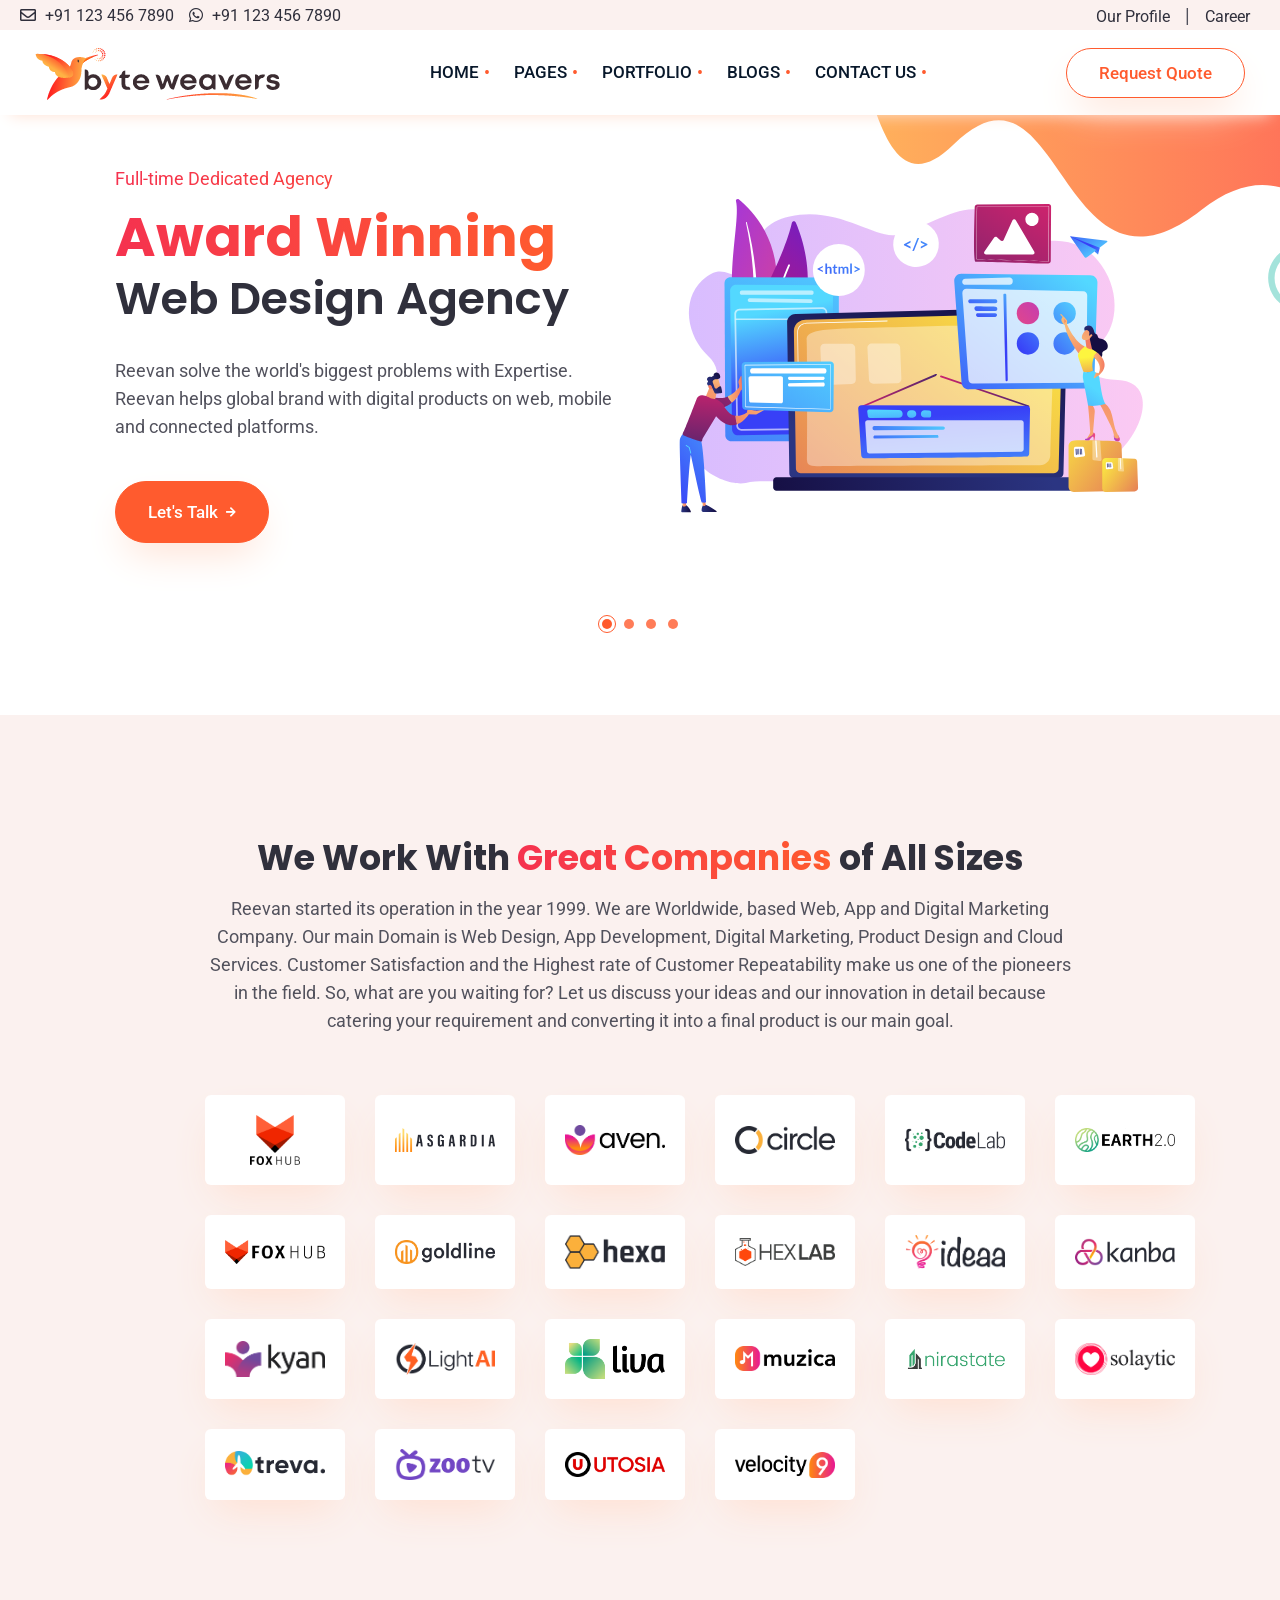
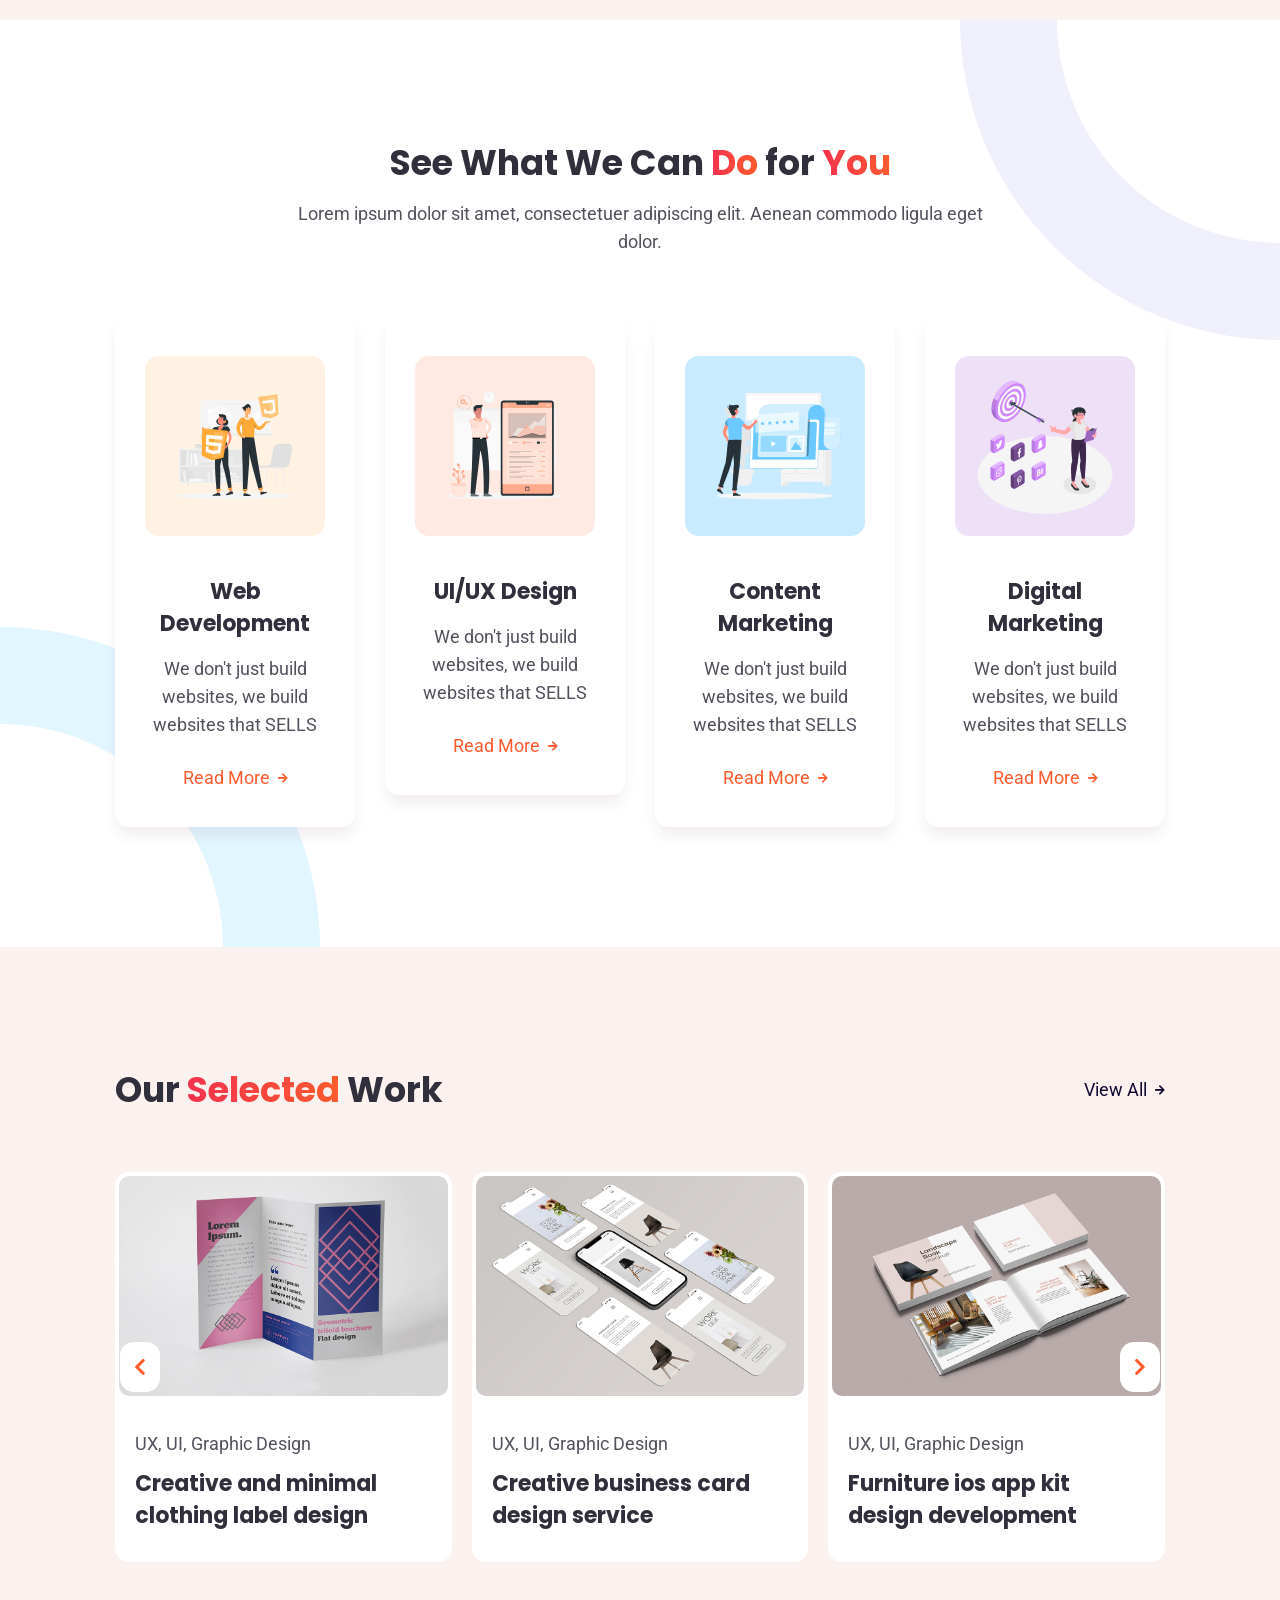
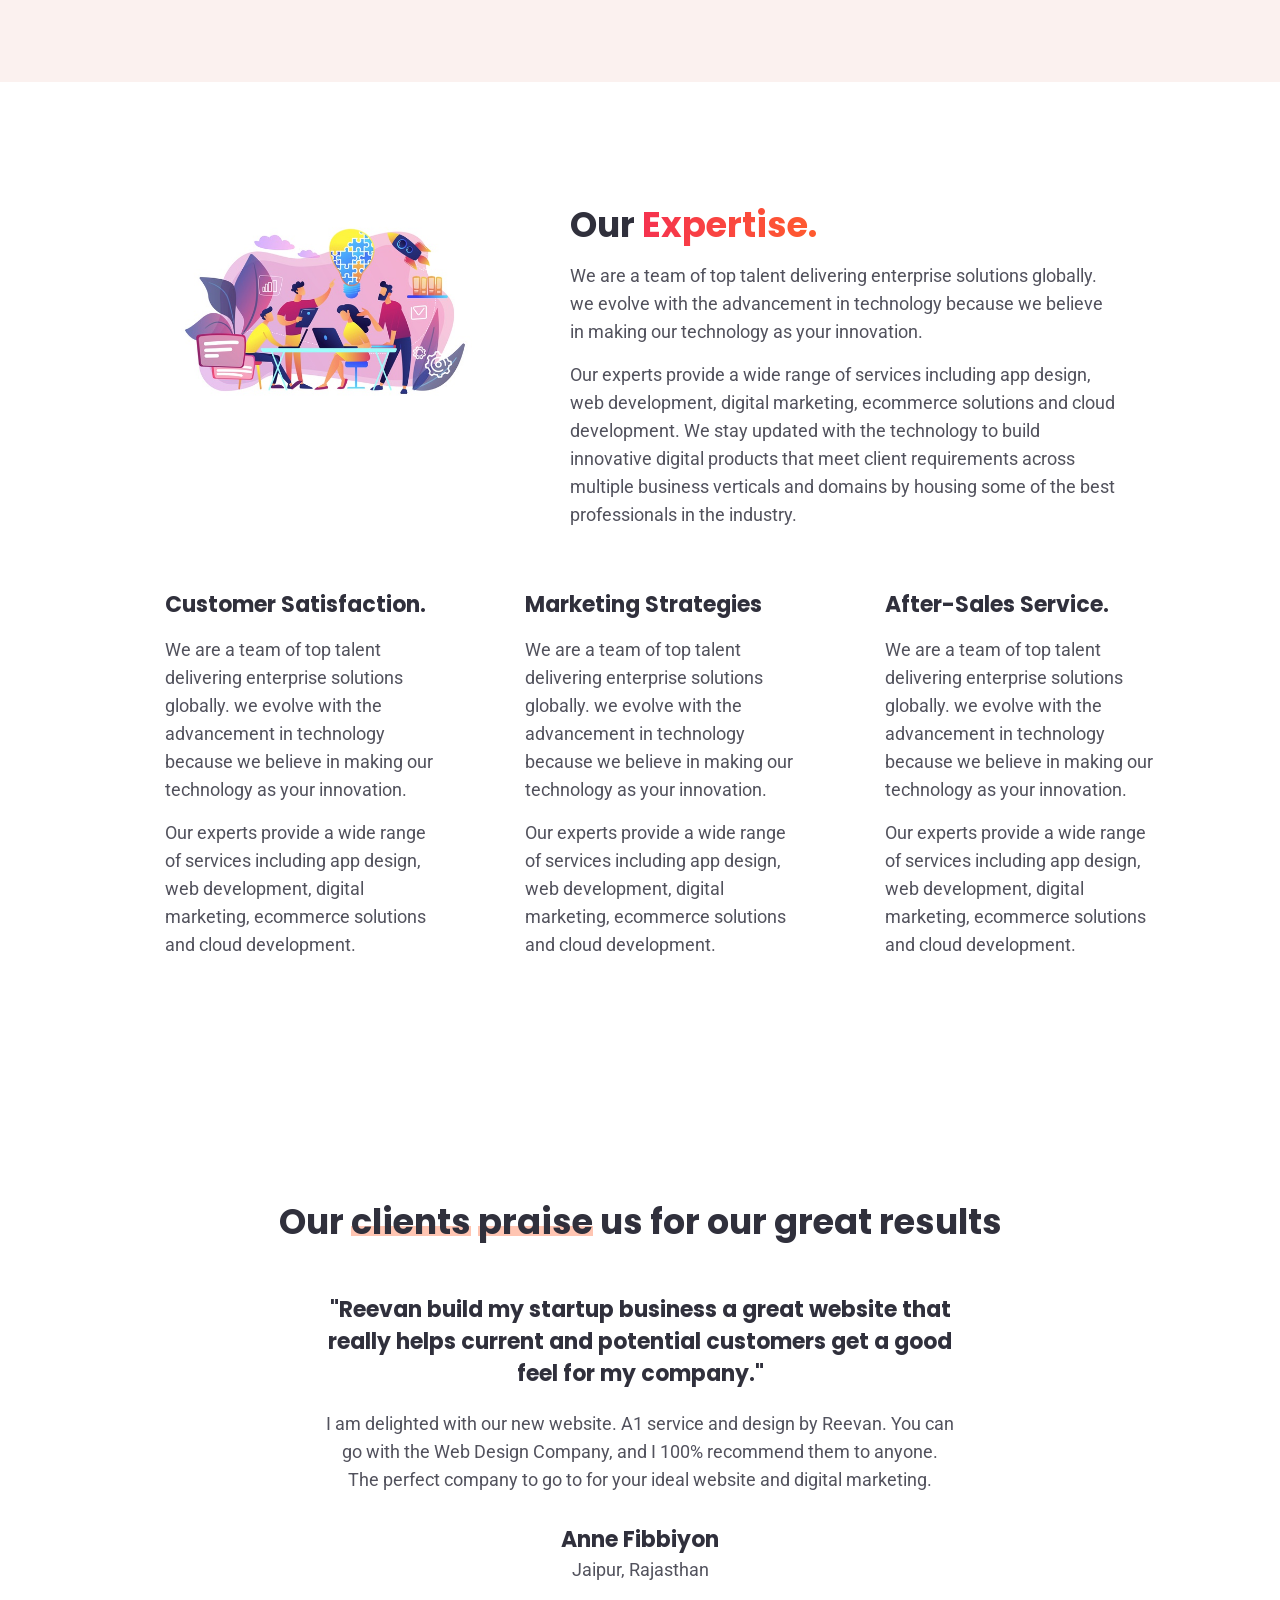
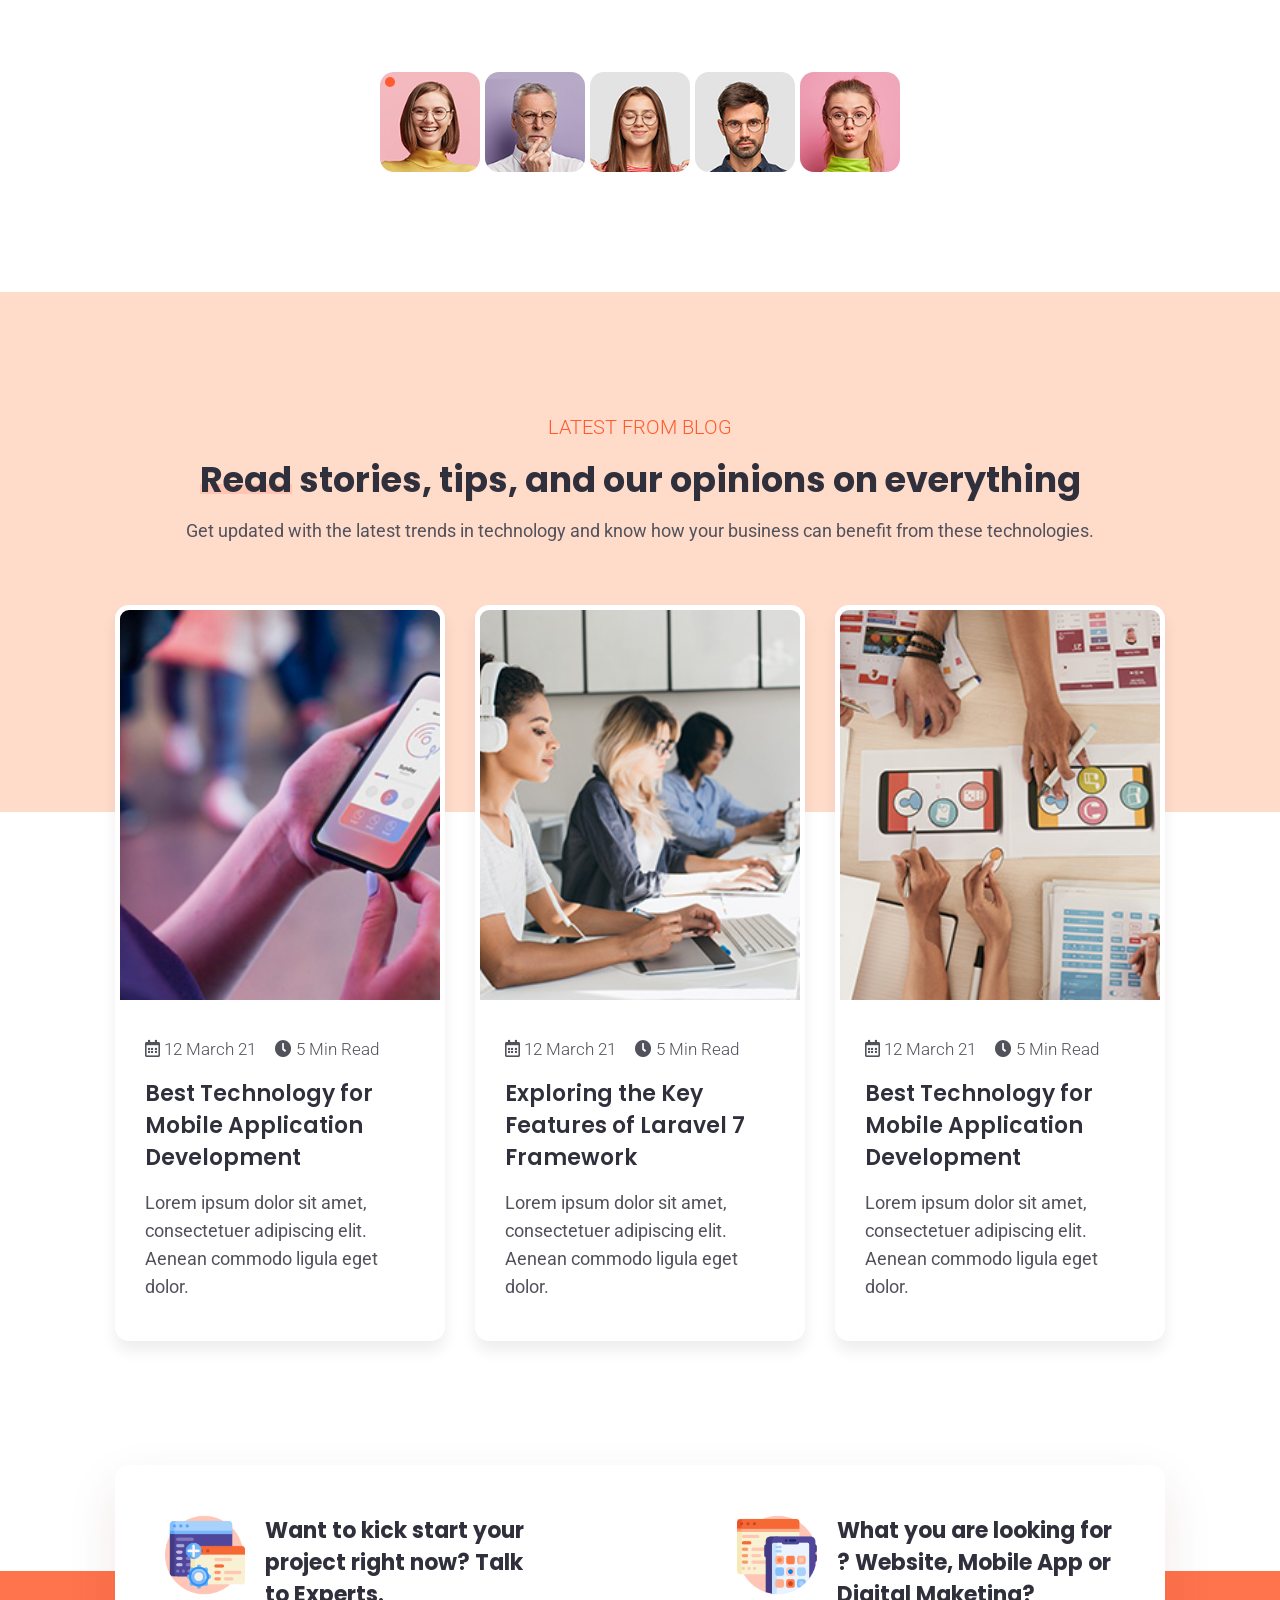
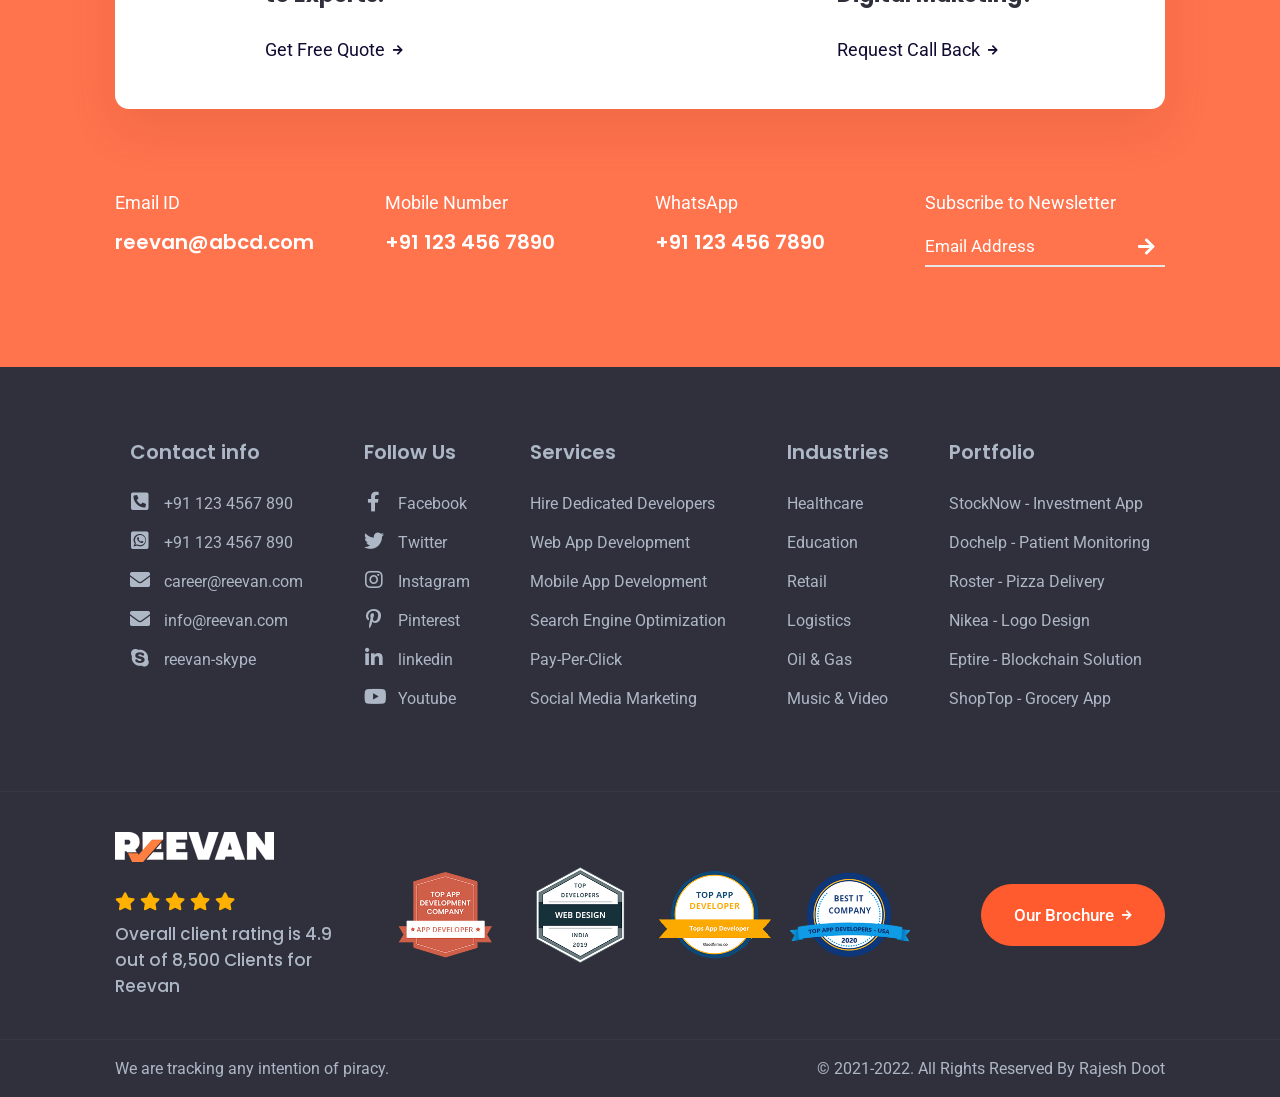
<file: digital-agency.html>
<!DOCTYPE html>
<html lang="zxx" class="no-js">
  <head>
    <meta charset="utf-8" />
    <title>Reevan Web Design &amp; Digital Marketing Agency HTML Template</title>
    <meta name="description" content="Creative Agency, Marketing Agency Template">
    <meta name="keywords" content="Creative Agency, Marketing Agency">
    <meta name="author" content="rajesh-doot">
    <meta name="viewport" content="width=device-width, initial-scale=1, shrink-to-fit=no">
    <meta http-equiv="X-UA-Compatible" content="IE=edge">
    <meta name="theme-color" content="#e8f1ff">
    <!--Website-favicon-->
    <link href="images/favicon.png" rel="icon">
    <!--Plugin-css-->
    <link href="css/bootstrap.min.css" rel="stylesheet">
    <link href="css/plugin.min.css" rel="stylesheet">
    <link href="css/all.min.css" rel="stylesheet">
    <link rel="preconnect" href="https://fonts.gstatic.com">
    <link rel="preconnect" href="https://fonts.gstatic.com">
    <link href="https://fonts.googleapis.com/css2?family=Poppins:wght@300;400;500;600;700;800;900&family=Roboto:wght@400;500;700&display=swap" rel="stylesheet">
    <!-- Template-style-->
    <link href="css/style.css" rel="stylesheet">
    <link href="css/responsive.css" rel="stylesheet">
  </head>
  <body>
    <!--Start Preloader -->
    <div class="onloadpage" id="page-load">
      <div class="loader-div">
        <div class="on-img"><img src="images/loader.gif" alt="Logo" class="img-fluid" /><span>Loading Please Wait...</span></div>
      </div>
    </div>
    <!--End Preloader -->
    <!--Start Header-->
    <header class="header-bhv ree-header fixed-top">
      <div class="mini-header-bar">
        <div class="sideone">
          <a href="tel:123456789" class="contactinfo"><i class="far fa-envelope"></i> +91 123 456 7890</a>
          <a href="https://wa.me/91123456789" class="contactinfo" target="blank"><i class="fab fa-whatsapp"></i> +91 123 456 7890</a>
        </div>
        <div class="sidetwo">
          <a href="#">Our Profile</a> | <a href="#">Career</a>
        </div>
      </div>
      <div class="container-fluid m-p-l-r-0">
        <div class="menu-header">
        <div class="menu-logo">
          <div class="dskt-logo"><a class="nav-brand" href="./">	<img src="images/logo.png" alt="Logo" class="ree-logo" /> </a> </div>
        </div>
        <div class="ree-nav" role="navigation">
          <ul class="nav-list">
          <li class="megamenu">
            <a href="#" class="menu-links">Home</a>
            <div class="menu-dropdown">
            <div class="menu-block-set">
              <div class="container">
              <div class="menu-block-a">
                <div class="mega-menu-blocks">
                <p class="mb10">Need a Website?</p>
                <h4>We Will Shape Your Brand With Our Digital Solutions</h4>
                <a href="get-quote.html" class="ree-btn ree-btn0 ree-btn-grdt2 mt30"> Request Quote <i class="fas fa-arrow-right fa-btn"></i></a>
                </div>
                <div class="mega-menu-blocks">
                <div class="menu-inner-block-a">
                  <div class="inner-blockss">
                  <label class="menu-headings">Multi-Page Demo</label>
                  <ul class="menu-li-link">
                    <li><a href="app-development.html">App Development</a></li>
                    <li><a href="creative-agency.html">Creative Agency</a></li>
                    <li><a href="digital-agency.html">Digital Agency</a></li>
                    <li><a href="graphic-design.html">Graphic Design</a></li>
                    <li><a href="lead-generation.html">Lead Generation</a></li>
                    <li><a href="personal-portfolio.html">Personal Portfolio</a></li>
                    <li><a href="web-design.html">Web Design</a></li>
                  </ul>
                  </div>
                  <div class="inner-blockss">
                  <label class="menu-headings">One-Page Demo</label>
                  <ul class="menu-li-link">
                    <li><a href="app-development-onepage.html">App Development</a></li>
                    <li><a href="creative-agency-onepage.html">Creative Agency</a></li>
                    <li><a href="digital-agency-onepage.html">Digital Agency</a></li>
                    <li><a href="graphic-design-onepage.html">Graphic Design</a></li>
                    <li><a href="lead-generation-onepage.html">Lead Generation</a></li>
                    <li><a href="personal-portfolio-onepage.html">Personal Portfolio</a></li>
                    <li><a href="web-design-onepage.html">Web Design</a></li>
                  </ul>
                  </div>
                  <div class="inner-blockss">
                  <label class="menu-headings">Coming Soon Demo</label>
                  <ul class="menu-li-link">
                    <li><a  href="#." class="dsbld">Corporate Business</a></li>
                    <li><a  href="#." class="dsbld">Product Landing Page</a></li>
                    <li><a  href="#." class="dsbld">Photography</a></li>
                    <li><a  href="#." class="dsbld">Domain & Hosting</a></li>
                    <li><a  href="#." class="dsbld">E-commerce</a></li>
                    <li><a  href="#." class="dsbld">Business Development</a></li>
                  </ul>
                  </div>
                  <div class="inner-blockss">
                  <label class="menu-headings">&nbsp;</label>
                  </div>
                </div>
                </div>
              </div>
              </div>
            </div>
            <div class="menu-extra-info">
              <div class="container">
              <div class="menu-extra-info-inner">
                <ul>
                <li>
                  <div class="menu-icon-ree">
                  <div class="webiocon"> <i class="far fa-envelope"></i> </div>
                  </div>
                  <a href="mailto:reevan@abcd.com">reevan@abcd.com</a>
                </li>
                <li>
                  <div class="menu-icon-ree">
                  <div class="webiocon"> <i class="fas fa-phone-alt"></i> </div>
                  </div>
                  <a href="tel:+91123456789">+91 123 456 7890</a>
                </li>
                <li>
                  <div class="menu-icon-ree">
                  <div class="webiocon"> <i class="fab fa-whatsapp"></i> </div>
                  </div>
                  <a href="https://wa.me/+91123456789">+91 123 456 7890</a>
                </li>
                <li>
                  <div class="menu-icon-ree">
                  <div class="webiocon"> <i class="fab fa-skype"></i> </div>
                  </div>
                  <a href="#">Reevan.Skype</a>
                </li>
                <li>
                  <div class="menu-icon-ree">
                  <div class="webiocon"> <i class="fas fa-question"></i> </div>
                  </div>
                  <a href="#">Why Choose Us</a>
                </li>
                </ul>
              </div>
              </div>
            </div>
            </div>
          </li>
          <li class="megamenu">
            <a href="#" class="menu-links">Pages</a>
            <div class="menu-dropdown">
            <div class="menu-block-set">
              <div class="container">
              <div class="menu-block-a">
                <div class="mega-menu-blocks">
                <h4>Creative, Premium & Scalable Solutions For App and Web Development</h4>
                <a href="get-quote.html" class="ree-btn ree-btn0 ree-btn-grdt2 mt30"> Request Quote <i class="fas fa-arrow-right fa-btn"></i></a>
                </div>
                <div class="mega-menu-blocks">
                <div class="menu-inner-block-a">
                  <div class="inner-blockss">
                  <ul class="menu-li-link">
                    <li><a href="about.html">About Us</a></li>
                    <li><a href="about-2.html">About Us - 2</a></li>
                    <li><a href="career.html">Career</a></li>
                    <li><a href="career-2.html">Career - 2</a></li>
                    <li><a href="case-study.html">Case Study</a></li>
                  </ul>
                  </div>
                  <div class="inner-blockss">
                  <ul class="menu-li-link">
                    <li><a href="case-study-details.html">Case Study Details</a></li>
                    <li><a href="core-values.html">Our Core Value</a></li>
                    <li><a href="get-quote.html">Contact Us</a></li>
                    <li><a href="get-quote-2.html">Contact Us - 2</a></li>
                    <li><a href="our-team.html">Our Team</a></li>
                  </ul>
                  </div>
                  <div class="inner-blockss">
                  <ul class="menu-li-link">
                    <li><a href="our-team-2.html">Our Team - 2</a></li>
                    <li><a href="pricing.html">Pricing</a></li>
                    <li><a href="pricing-2.html">Pricing - 2</a></li>
                    <li><a href="services.html">Service</a></li>
                    <li><a href="services-2.html">Service - 2</a></li>
                  </ul>
                  </div>
                  <div class="inner-blockss">
                  <ul class="menu-li-link">
                    <li><a href="service-details.html">Service Details</a></li>
                    <li><a href="service-details-2.html">Service Details - 2</a></li>
                    <li><a href="why-us.html">Why Choose Us</a></li>
                  </ul>
                  </div>
                </div>
                </div>
              </div>
              </div>
            </div>
            <div class="menu-extra-info">
              <div class="container">
              <div class="menu-extra-info-inner">
                <ul>
                <li>
                  <div class="menu-icon-ree">
                  <div class="webiocon"> <i class="far fa-envelope"></i> </div>
                  </div>
                  <a href="mailto:reevan@abcd.com">reevan@abcd.com</a>
                </li>
                <li>
                  <div class="menu-icon-ree">
                  <div class="webiocon"> <i class="fas fa-phone-alt"></i> </div>
                  </div>
                  <a href="tel:+91123456789">+91 123 456 7890</a>
                </li>
                <li>
                  <div class="menu-icon-ree">
                  <div class="webiocon"> <i class="fab fa-whatsapp"></i> </div>
                  </div>
                  <a href="https://wa.me/+91123456789">+91 123 456 7890</a>
                </li>
                <li>
                  <div class="menu-icon-ree">
                  <div class="webiocon"> <i class="fab fa-skype"></i> </div>
                  </div>
                  <a href="#">Reevan.Skype</a>
                </li>
                <li>
                  <div class="menu-icon-ree">
                  <div class="webiocon"> <i class="fas fa-question"></i> </div>
                  </div>
                  <a href="#">Why Choose Us</a>
                </li>
                </ul>
              </div>
              </div>
            </div>
            </div>
          </li>
          <li class="megamenu mega-small">
            <a href="#"  class="menu-links">Portfolio</a>
            <div class="menu-dropdown">
            <div class="menu-block-set"> 
              <a class="dropdown-item" href="portfolio-modern.html">Portfolio Modern</a>
              <a class="dropdown-item" href="portfolio-2.html">Portfolio 3 Grid</a>
              <a class="dropdown-item" href="portfolio-3.html">Portfolio 4 Grid</a>
              <a class="dropdown-item" href="portfolio-details.html">Portfolio Details</a>							 
              <a class="dropdown-item" href="portfolio-details-2.html">Portfolio Details - 2</a>						 
            </div>
            </div>
          </li>
          <li class="megamenu mega-small">
            <a href="#"  class="menu-links">Blogs</a>
            <div class="menu-dropdown">
            <div class="menu-block-set"> 
              <a class="dropdown-item" href="blog.html">Blog Page</a>
              <a class="dropdown-item" href="blog-details.html">Blog Details</a>					 
            </div>
            </div>
          </li>
          <li class="megamenu mega-small">
            <a href="#"  class="menu-links">Contact Us</a>
            <div class="menu-dropdown">
            <div class="menu-block-set"> 
              <a class="dropdown-item" href="get-quote.html">Contact Us</a>
              <a class="dropdown-item" href="get-quote-2.html">Contact Us - 2</a>			 
            </div>
            </div>
          </li>
          </ul>
        </div>
        <div class="ree-nav-cta">
          <ul>
          <li><a href="get-quote.html" class="ree-btn ree-btn0 ree-btn-grdt2"> Request Quote</a> </li>
          </ul>
        </div>
        <div class="mobile-menu2">
          <ul class="mob-nav2">
          <li><a href="get-quote.html" class="ree-btn2 ree-btn-grdt1"><i class="fas fa-envelope-open-text"></i></a></li>
          <li class="navm-"><a class="toggle" href="#"> <span></span> </a> </li>
          </ul>
        </div>
        <!-- mobile Nav -->
        <nav id="main-nav">
          <ul>
          <li>
            <a href="#">Home</a>
            <ul>
            <li><a href="#">Multi-Page Demo</a>
              <ul>
              <li><a href="app-development.html">App Development</a></li>
              <li><a href="creative-agency.html">Creative Agency</a></li>
              <li><a href="digital-agency.html">Digital Agency</a></li>
              <li><a href="graphic-design.html">Graphic Design</a></li>
              <li><a href="lead-generation.html">Lead Generation</a></li>
              <li><a href="personal-portfolio.html">Personal Portfolio</a></li>
              <li><a href="web-design.html">Web Design</a></li>
              </ul>
            </li>
            <li><a href="#">One-Page Demo</a>
              <ul>
              <li><a href="app-development-onepage.html">App Development</a></li>
              <li><a href="creative-agency-onepage.html">Creative Agency</a></li>
              <li><a href="digital-agency-onepage.html">Digital Agency</a></li>
              <li><a href="graphic-design-onepage.html">Graphic Design</a></li>
              <li><a href="lead-generation-onepage.html">Lead Generation</a></li>
              <li><a href="personal-portfolio-onepage.html">Personal Portfolio</a></li>
              <li><a href="web-design-onepage.html">Web Design</a></li>
              </ul>
            </li>
            </ul>
          </li>              
          <li><a href="#">Pages</a>
            <ul>
            <li><a href="about.html">About Us</a></li>
            <li><a href="about-2.html">About Us - 2</a></li>
            <li><a href="career.html">Career</a></li>
            <li><a href="career-2.html">Career - 2</a></li>
            <li><a href="case-study.html">Case Study</a></li>
            <li><a href="case-study-details.html">Case Study Details</a></li>
            <li><a href="core-values.html">Our Core Value</a></li>
            <li><a href="get-quote.html">Contact Us</a></li>
            <li><a href="get-quote-2.html">Contact Us - 2</a></li>
            <li><a href="our-team.html">Our Team</a></li>
            <li><a href="our-team-2.html">Our Team - 2</a></li>
            <li><a href="pricing.html">Pricing</a></li>
            <li><a href="pricing-2.html">Pricing - 2</a></li>
            <li><a href="services.html">Service</a></li>
            <li><a href="services-2.html">Service - 2</a></li>
            <li><a href="service-details.html">Service Details</a></li>
            <li><a href="service-details-2.html">Service Details - 2</a></li>
            <li><a href="why-us.html">Why Choose Us</a></li>
            </ul>
          </li>
          <li><a href="#">Portfolio</a>
            <ul>
            <li><a href="portfolio-modern.html">Portfolio Modern</a></li>
            <li><a href="portfolio-2.html">Portfolio 3 Grid</a></li>
            <li><a href="portfolio-3.html">Portfolio 4 Grid</a></li>
            <li>><a href="portfolio-details.html">Portfolio Details</a></li>
            <li><a href="portfolio-details-2.html">Portfolio Details - 2</a></li>
            <li><a href="portfolio-details.html">Portfolio Details</a></li>
            </ul>
          </li>
          <li><a href="#">Blogs</a>
            <ul>
            <li>  <a href="blog.html">Blog Page</a></li>
            <li>  <a href="blog-details.html">Blog Details</a></li>
            </ul>
          </li>
          <li><a href="#">Contact Page</a>
            <ul>
              <li><a href="get-quote.html">Contact Us</a></li>
              <li><a href="get-quote-2.html">Contact Us - 2</a></li>
            </ul>
          </li>             
          </ul>
          <ul class="bottom-nav">
          <li class="ree-hc">
            <a href="tel:123567890" rel="noreferrer" target="_blank">
            <svg version="1.1"  xmlns="http://www.w3.org/2000/svg" xmlns:xlink="http://www.w3.org/1999/xlink" x="0px" y="0px" viewBox="0 0 25.625 25.625" style="enable-background:new 0 0 25.625 25.625;" xml:space="preserve">
              <g>
              <path d="M22.079,17.835c-1.548-1.324-3.119-2.126-4.648-0.804l-0.913,0.799 c-0.668,0.58-1.91,3.29-6.712-2.234C5.005,10.079,7.862,9.22,8.531,8.645l0.918-0.8c1.521-1.325,0.947-2.993-0.15-4.71l-0.662-1.04  C7.535,0.382,6.335-0.743,4.81,0.58L3.986,1.3C3.312,1.791,1.428,3.387,0.971,6.419c-0.55,3.638,1.185,7.804,5.16,12.375
                c3.97,4.573,7.857,6.87,11.539,6.83c3.06-0.033,4.908-1.675,5.486-2.272l0.827-0.721c1.521-1.322,0.576-2.668-0.973-3.995 L22.079,17.835z" />
              </g>
            </svg>
            </a>
          </li>
          <li class="ree-hc">
            <a href="mailto:abc@example.com" target="_blank">
            <svg xmlns="http://www.w3.org/2000/svg" width="24" height="24" viewBox="0 0 24 24">
              <path d="M20 4H4c-1.1 0-1.99.9-1.99 2L2 18c0 1.1.9 2 2 2h16c1.1 0 2-.9 2-2V6c0-1.1-.9-2-2-2zm0 4l-8 5-8-5V6l8 5 8-5v2z" />
              <path d="M0 0h24v24H0z" fill="none" />
            </svg>
            </a>
          </li>
          <li class="ree-hc">
            <a href="skype:reevan.company" rel="noreferrer" target="_blank">
            <svg xmlns="http://www.w3.org/2000/svg" viewBox="0 0 448 512">
              <path d="M424.7 299.8c2.9-14 4.7-28.9 4.7-43.8 0-113.5-91.9-205.3-205.3-205.3-14.9 0-29.7 1.7-43.8 4.7C161.3 40.7 137.7 32 112 32 50.2 32 0 82.2 0 144c0 25.7 8.7 49.3 23.3 68.2-2.9 14-4.7 28.9-4.7 43.8 0 113.5 91.9 205.3 205.3 205.3 14.9 0 29.7-1.7 43.8-4.7 19 14.6 42.6 23.3 68.2 23.3 61.8 0 112-50.2 112-112 .1-25.6-8.6-49.2-23.2-68.1zm-194.6 91.5c-65.6 0-120.5-29.2-120.5-65 0-16 9-30.6 29.5-30.6 31.2 0 34.1 44.9 88.1 44.9 25.7 0 42.3-11.4 42.3-26.3 0-18.7-16-21.6-42-28-62.5-15.4-117.8-22-117.8-87.2 0-59.2 58.6-81.1 109.1-81.1 55.1 0 110.8 21.9 110.8 55.4 0 16.9-11.4 31.8-30.3 31.8-28.3 0-29.2-33.5-75-33.5-25.7 0-42 7-42 22.5 0 19.8 20.8 21.8 69.1 33 41.4 9.3 90.7 26.8 90.7 77.6 0 59.1-57.1 86.5-112 86.5z" />
            </svg>
            </a>
          </li>
          <li class="ree-hc">
            <a href="wa.me/+91123456789" rel="noreferrer" target="_blank">
            <svg version="1.1"  xmlns="http://www.w3.org/2000/svg" xmlns:xlink="http://www.w3.org/1999/xlink" x="0px" y="0px" viewBox="0 0 512 512"	style="enable-background:new 0 0 512 512;" xml:space="preserve">
              <g>
              <path d="M256.064,0h-0.128C114.784,0,0,114.816,0,256c0,56,18.048,107.904,48.736,150.048l-31.904,95.104l98.4-31.456 C155.712,496.512,204,512,256.064,512C397.216,512,512,397.152,512,256S397.216,0,256.064,0z M405.024,361.504 c-6.176,17.44-30.688,31.904-50.24,36.128c-13.376,2.848-30.848,5.12-89.664-19.264C189.888,347.2,141.44,270.752,137.664,265.792
                c-3.616-4.96-30.4-40.48-30.4-77.216s18.656-54.624,26.176-62.304c6.176-6.304,16.384-9.184,26.176-9.184 c3.168,0,6.016,0.16,8.576,0.288c7.52,0.32,11.296,0.768,16.256,12.64c6.176,14.88,21.216,51.616,23.008,55.392 c1.824,3.776,3.648,8.896,1.088,13.856c-2.4,5.12-4.512,7.392-8.288,11.744c-3.776,4.352-7.36,7.68-11.136,12.352 c-3.456,4.064-7.36,8.416-3.008,15.936c4.352,7.36,19.392,31.904,41.536,51.616c28.576,25.44,51.744,33.568,60.032,37.024 c6.176,2.56,13.536,1.952,18.048-2.848c5.728-6.176,12.8-16.416,20-26.496c5.12-7.232,11.584-8.128,18.368-5.568 c6.912,2.4,43.488,20.48,51.008,24.224c7.52,3.776,12.48,5.568,14.304,8.736C411.2,329.152,411.2,344.032,405.024,361.504z"/>
              </g>
            </svg>
            </a>
          </li>
          </ul>
        </nav>
        </div>
      </div>
      </header>
      <!-- Header End -->

    <!--start Hero Section  -->
    <section class="home-hero slide-hero">      
    <div class="hero-owl owl-carousel"> 
      <div class="slide owlbg11" data-background="images/svg/svg-bg1.svg">
        <div class="container">
        <div class="row">
          <div class="col-md-6 col-sm-12 vcenter">
            <div class="hero-content-x">
              <p class="mb10 ree-tt">Full-time Dedicated Agency</p>
              <h1 class="mb30" data-aos="fade-in" data-aos-delay="200"><span class="ree-tt">Award Winning</span> Web Design Agency</h1>
              <p data-aos="fade-in" data-aos-delay="500">Reevan solve the world's biggest problems with Expertise. Reevan helps global brand with
                digital products on web, mobile and connected platforms.
              </p>
              <a href="get-quote.html" class="ree-btn  ree-btn-grdt1 mt40 mw-80" data-aos="fade-in" data-aos-delay="800">Let's Talk <i class="fas fa-arrow-right fa-btn"></i></a>
            </div>
          </div>
          <div class="col-md-6 col-sm-12 vcenter">
            <div class="sol-image m-mt30">
              <img src="images/svg/web-design.svg" alt="web development" class="img-fluid" data-aos="fade-in" data-aos-delay="400">
            </div>
          </div>
        </div>
        </div>
        </div>

        <div class="slide owlbg11" data-background="images/svg/svg-bg2.svg">
          <div class="container">
          <div class="row">     
          <div class="col-md-6 col-sm-12 vcenter">
            <div class="hero-content-x">
              <p class="mb10 ree-tt">Full-time Dedicated Agency</p>
              <h1 class="mb30" data-aos="fade-in" data-aos-delay="200"><span class="ree-tt">Result Based</span> Digital Marketing Agency</h1>
              <p data-aos="fade-in" data-aos-delay="500">Reevan solve the world's biggest problems with Expertise. Reevan helps global brand with
                digital products on web, mobile and connected platforms.
              </p>
              <a href="get-quote.html" class="ree-btn  ree-btn-grdt1 mt40 mw-80" data-aos="fade-in" data-aos-delay="800">Let's Talk <i class="fas fa-arrow-right fa-btn"></i></a>
            </div>
          </div>
          <div class="col-md-6 col-sm-12 vcenter">
            <div class="sol-image m-mt30">
              <img src="images/svg/marketing.svg" alt="web development" class="img-fluid" data-aos="fade-in" data-aos-delay="400">
            </div>
          </div>
        </div>
        </div>
        </div>
       
        <div class="slide owlbg11" data-background="images/svg/svg-bg3.svg">
          <div class="container">
          <div class="row">   
          <div class="col-md-6 col-sm-12 vcenter">
            <div class="hero-content-x">
              <p class="mb10 ree-tt">Full-time Dedicated Agency</p>
              <h1 class="mb30" data-aos="fade-in" data-aos-delay="200"><span class="ree-tt">eCommerce</span> Development Company</h1>
              <p data-aos="fade-in" data-aos-delay="500">Reevan solve the world's biggest problems with Expertise. Reevan helps global brand with
                digital products on web, mobile and connected platforms.
              </p>
              <a href="get-quote.html" class="ree-btn  ree-btn-grdt1 mt40 mw-80" data-aos="fade-in" data-aos-delay="800">Let's Talk <i class="fas fa-arrow-right fa-btn"></i></a>
            </div>
          </div>
          <div class="col-md-6 col-sm-12 vcenter">
            <div class="sol-image m-mt30">
              <img src="images/svg/ecommerce.svg" alt="web development" class="img-fluid" data-aos="fade-in" data-aos-delay="400">
            </div>
          </div>
        </div>
        </div>
        </div>
        
        <div class="slide owlbg11" data-background="images/svg/svg-bg4.svg">
          <div class="container">
          <div class="row">   
          <div class="col-md-6 col-sm-12 vcenter">
            <div class="hero-content-x">
              <p class="mb10 ree-tt">Full-time Dedicated Agency</p>
              <h1 class="mb30" data-aos="fade-in" data-aos-delay="200"><span class="ree-tt">Artificial Intelligence</span> Development Company</h1>
              <p data-aos="fade-in" data-aos-delay="500">Reevan solve the world's biggest problems with Expertise. Reevan helps global brand with
                digital products on web, mobile and connected platforms.
              </p>
              <a href="get-quote.html" class="ree-btn  ree-btn-grdt1 mt40 mw-80" data-aos="fade-in" data-aos-delay="800">Let's Talk <i class="fas fa-arrow-right fa-btn"></i></a>
            </div>
          </div>
          <div class="col-md-6 col-sm-12 vcenter">
            <div class="sol-image m-mt30">
              <img src="images/svg/ai.svg" alt="web development" class="img-fluid" data-aos="fade-in" data-aos-delay="400">
            </div>
          </div>
        </div>
        </div>
      </div>
    </div>
</section>
    <!--hero Section End-->
    
    <!--start home-about  -->
    <section class="home-about sec-pad r-bg-a">
      <div class="container">
        <div class="row justify-content-center">
          <div class="col-lg-10">
            <div class="about-content-home m-mb60 pera-block text-center">
              <h2>We Work With <span class="ree-tt">Great Companies</span> of All Sizes</h2>
              <p>Reevan started its operation in the year 1999. We are Worldwide, based Web, App	and Digital Marketing Company. Our main Domain is Web Design, App Development, Digital
                Marketing, Product Design and Cloud Services. Customer Satisfaction and the Highest rate of	Customer Repeatability make us one of the pioneers in the field. So, what are you waiting
                for? Let us discuss your ideas and our innovation in detail because catering your requirement and converting it into a final product is our main goal.
              </p>
            </div>
          </div>
        </div>
        <div class="row justify-content-center">
          <div class="col-lg-10 mt60">
            <div class="client-logo-set">
              <a href="#"><img src="images/brand-logo/uilogos-1.png" alt="client logo"></a>
              <a href="#"><img src="images/brand-logo/uilogos-2.png" alt="client logo"></a>
              <a href="#"><img src="images/brand-logo/uilogos-3.png" alt="client logo"></a>
              <a href="#"><img src="images/brand-logo/uilogos-4.png" alt="client logo"></a>
              <a href="#"><img src="images/brand-logo/uilogos-5.png" alt="client logo"></a>
              <a href="#"><img src="images/brand-logo/uilogos-6.png" alt="client logo"></a>
              <a href="#"><img src="images/brand-logo/uilogos-7.png" alt="client logo"></a>
              <a href="#"><img src="images/brand-logo/uilogos-8.png" alt="client logo"></a>
              <a href="#"><img src="images/brand-logo/uilogos-9.png" alt="client logo"></a>
              <a href="#"><img src="images/brand-logo/uilogos-10.png" alt="client logo"></a>
              <a href="#"><img src="images/brand-logo/uilogos-11.png" alt="client logo"></a>
              <a href="#"><img src="images/brand-logo/uilogos-12.png" alt="client logo"></a>
              <a href="#"><img src="images/brand-logo/uilogos-13.png" alt="client logo"></a>
              <a href="#"><img src="images/brand-logo/uilogos-14.png" alt="client logo"></a>
              <a href="#"><img src="images/brand-logo/uilogos-15.png" alt="client logo"></a>
              <a href="#"><img src="images/brand-logo/uilogos-16.png" alt="client logo"></a>
              <a href="#"><img src="images/brand-logo/uilogos-17.png" alt="client logo"></a>
              <a href="#"><img src="images/brand-logo/uilogos-18.png" alt="client logo"></a>
              <a href="#"><img src="images/brand-logo/uilogos-19.png" alt="client logo"></a>
              <a href="#"><img src="images/brand-logo/uilogos-20.png" alt="client logo"></a>
              <a href="#"><img src="images/brand-logo/uilogos-21.png" alt="client logo"></a>
              <a href="#"><img src="images/brand-logo/uilogos-22.png" alt="client logo"></a>
            </div>
          </div>
        </div>
      </div>
    </section>
    <!--home-about end-->
    <!--start services-->
    <section class="r-bg-i sec-pad digi-service">
      <div class="container">
      <div class="row justify-content-center">
        <div class="col-lg-8">
          <div class="sec-heading text-center pera-block">
            <h2>See What We Can <span class="ree-tt">Do</span> for <span class="ree-tt">You</span></h2>
            <p>Lorem ipsum dolor sit amet, consectetuer adipiscing elit. Aenean commodo ligula eget dolor.</p>
          </div>
        </div>
      </div>
      <div class="row mt30">
        <div class="col-lg-3 col-sm-6 mt30" data-aos="fade-up" data-aos-delay="100">
          <div class="ree-card bhv-tt">
            <div class="creative-img reebga"><img src="images/svg/webdesign.svg" alt="App Development" class="img-fluid"></div>
            <div class="creative-cntnt">
              <h4 class="mb15"><a href="service-details.html"> Web Development</a></h4>
              <p>We don't just build websites, we build websites that SELLS</p>
              <a href="services.html" class="ree-card-link mt30">Read More <i class="fas fa-arrow-right fa-btn"></i></a>
            </div>
          </div>
        </div>
        <div class="col-lg-3 col-sm-6 mt30" data-aos="fade-up" data-aos-delay="400">
          <div class="ree-card bhv-tt">
            <div class="creative-img reebgb"><img src="images/svg/appdesign.svg" alt="App Development" class="img-fluid"></div>
            <div class="creative-cntnt">
              <h4 class="mb15"><a href="service-details.html"> UI/UX Design</a></h4>
              <p>We don't just build websites, we build websites that SELLS</p>
              <a href="services.html" class="ree-card-link mt30">Read More <i class="fas fa-arrow-right fa-btn"></i></a>
            </div>
          </div>
        </div>
        <div class="col-lg-3 col-sm-6 mt30" data-aos="fade-up" data-aos-delay="700">
          <div class="ree-card bhv-tt">
            <div class="creative-img reebgc"><img src="images/svg/content.svg" alt="App Development" class="img-fluid"></div>
            <div class="creative-cntnt">
              <h4 class="mb15"><a href="service-details.html">Content Marketing</a></h4>
              <p>We don't just build websites, we build websites that SELLS</p>
              <a href="services.html" class="ree-card-link mt30">Read More <i class="fas fa-arrow-right fa-btn"></i></a>
            </div>
          </div>
        </div>
        <div class="col-lg-3 col-sm-6 mt30" data-aos="fade-up" data-aos-delay="1000">
          <div class="ree-card bhv-tt">
            <div class="creative-img reebgd"><img src="images/svg/strategy.svg" alt="App Development" class="img-fluid"></div>
            <div class="creative-cntnt">
              <h4 class="mb15"><a href="service-details.html"> Digital Marketing</a></h4>
              <p>We don't just build websites, we build websites that SELLS</p>
              <a href="services.html" class="ree-card-link mt30">Read More <i class="fas fa-arrow-right fa-btn"></i></a>
            </div>
          </div>
        </div>
      </div>
      </div>
    </section>
    <!--services end--> 
    <!--start work-->
    <section class="r-bg-a sec-pad">
      <div class="container">
        <div class="row">
          <div class="col-lg-6 col-sm-8 vcenter">
            <div class="heading-hz-btn">
              <h2>Our <span class="ree-tt">Selected</span> Work</h2>
            </div>
          </div>
          <div class="col-lg-6 col-sm-4 vcenter">
            <div class="link-sol-header">
              <a href="portfolio.html" class="ree-card-link">View All <i class="fas fa-arrow-right fa-btn"></i></a>
            </div>
          </div>
        </div>
        <div class="row mt60">
          <div class="col-lg-12">
            <div class="full-work-block  owl-carousel">
              <div class="fwb-main-x fwb-a">
                <div class="work-thumbnails">
                  <a href="#"><img src="images/portfolio/portfolio-1.jpg" alt="portfolio reevan" class="img-fluid"> </a>
                </div>
                <div class="work-details">
                  <p class="mb10">UX, UI, Graphic Design</p>
                  <h4><a href="#"> Creative and minimal clothing label design</a> </h4>
                </div>
              </div>
              <div class="fwb-main-x fwb-a">
                <div class="work-thumbnails">
                  <a href="#">	<img src="images/portfolio/portfolio-2.jpg" alt="portfolio reevan" class="img-fluid"> </a>
                </div>
                <div class="work-details">
                  <p class="mb10">UX, UI, Graphic Design</p>
                  <h4><a href="#">Creative business card design service </a></h4>
                </div>
              </div>
              <div class="fwb-main-x fwb-a">
                <div class="work-thumbnails">
                  <a href="#">	<img src="images/portfolio/portfolio-3.jpg" alt="portfolio reevan" class="img-fluid"> </a>
                </div>
                <div class="work-details">
                  <p class="mb10">UX, UI, Graphic Design</p>
                  <h4><a href="#"> Furniture ios app kit design development </a></h4>
                </div>
              </div>
              <div class="fwb-main-x fwb-a">
                <div class="work-thumbnails">
                  <a href="#">	<img src="images/portfolio/portfolio-2.jpg" alt="portfolio reevan" class="img-fluid"> </a>
                </div>
                <div class="work-details">
                  <p class="mb10">UX, UI, Graphic Design</p>
                  <h4><a href="#"> Furniture ios app kit design development </a></h4>
                </div>
              </div>
            </div>
          </div>
        </div>
      </div>
    </section>
    <!--end work-->
    <!--start technologies-->
    <section class="r-bg-x zup sec-pad">
      <div class="container">
        <div class="row justify-content-center">
          <div class="col-lg-4">
            <div class="sol-img m-mt30">
              <img src="images/others/team-business.jpg" alt="reevan office" class="img-fluid">
            </div>
          </div>
          <div class="col-lg-7">
            <div class="pera-block ml50">
              <h2> Our <span class="ree-tt">Expertise. </span></h2>
              <p>We are a team of top talent delivering enterprise solutions globally. we evolve with the advancement in technology because we believe in making our technology as your innovation.</p>
              <p>Our experts provide a wide range of services including app design, web development, digital marketing, ecommerce solutions and cloud development. We stay updated with the technology to build innovative digital products that meet client requirements across multiple business verticals and domains by housing some of the best professionals in the industry.</p>
            </div>
          </div>
        </div>
        <div class="row mt30">
          <div class="col-lg-4 mt30">
            <div class="pera-block ml50">
              <h4>Customer Satisfaction.</h4>
              <p>We are a team of top talent delivering enterprise solutions globally. we evolve with the advancement in technology because we believe in making our technology as your innovation.</p>
              <p>Our experts provide a wide range of services including app design, web development, digital marketing, ecommerce solutions and cloud development.</p>
            </div>
          </div>
          <div class="col-lg-4 mt30">
            <div class="pera-block ml50">
              <h4> Marketing Strategies</h4>
              <p>We are a team of top talent delivering enterprise solutions globally. we evolve with the advancement in technology because we believe in making our technology as your innovation.</p>
              <p>Our experts provide a wide range of services including app design, web development, digital marketing, ecommerce solutions and cloud development.</p>
            </div>
          </div>
          <div class="col-lg-4 mt30">
            <div class="pera-block ml50">
              <h4>After-Sales Service.</h4>
              <p>We are a team of top talent delivering enterprise solutions globally. we evolve with the advancement in technology because we believe in making our technology as your innovation.</p>
              <p>Our experts provide a wide range of services including app design, web development, digital marketing, ecommerce solutions and cloud development.</p>
            </div>
          </div>
        </div>
      </div>
    </section>
    <!--end technologies-->
    <!--start home review-->
    <section class="sec-pad bg-opcty" data-parallax="scroll" data-image-src="images/others/face-collage.png">
      <div class="container">
        <div class="row">
          <div class="col-lg-12">
            <div class="heading-review text-center">
              <h2 class="mb50">Our <span class="ree-text rt40">clients</span> <span class="ree-text rt40">praise</span> us for our great results</h2>
              <div class="testimonial-card-b owl-carousel mt30">
                <div class="review-slider">
                  <h4 class="mb20">"Reevan build my startup business a great website that really helps current and	potential customers get a good feel for my company."</h4>
                  <p>I am delighted with our new website. A1 service and design by Reevan. You can go with the Web Design Company, and I 100% recommend them to anyone. The perfect company to go to for your ideal website and digital marketing.</p>
                  <div class="reviewers mt30">
                    <div class="reviewers-nam">
                      <h4>Anne Fibbiyon</h4>
                      <p>Jaipur, Rajasthan</p>
                    </div>
                  </div>
                </div>
                <div class="review-slider">
                  <h4 class="mb20">"Reevan build my startup business a great website that really helps current and potential customers get a good feel for my company."</h4>
                  <p>I was facing multiple issues with my old website and that i discovered reevan. they resolved all the problems in the website they also helped me with marketing. which has helped me to acquire more customers. Retention on the website has also increased.</p>
                  <div class="reviewers mt30">
                    <div class="reviewers-nam">
                      <h4>Mayank Jhalana</h4>
                      <p>Ajamer, Rajasthan</p>
                    </div>
                  </div>
                </div>
                <div class="review-slider">
                  <h4 class="mb20">"Reevan build my startup business a great website that really helps current and potential customers get a good feel for my company."</h4>
                  <p>I was facing multiple issues with my old website and that i discovered reevan. they resolved all the problems in the website they also helped me with marketing. which has helped me to acquire more customers. Retention on the website has also increased.</p>
                  <div class="reviewers mt30">
                    <div class="reviewers-nam">
                      <h4>Eric Shun</h4>
                      <p>Nagpur, India</p>
                    </div>
                  </div>
                </div>
                <div class="review-slider">
                  <h4 class="mb20">"Reevan build my startup business a great website that really helps current and potential customers get a good feel for my company."</h4>
                  <p>I was facing multiple issues with my old website and that i discovered reevan. they resolved all the problems in the website they also helped me with marketing. which has helped me to acquire more customers. Retention on the website has also increased.</p>
                  <div class="reviewers mt30">
                    <div class="reviewers-nam">
                      <h4>Gene Jacket</h4>
                      <p>Tuklic, UK</p>
                    </div>
                  </div>
                </div>
                <div class="review-slider">
                  <h4 class="mb20">"Reevan build my startup business a great website that really helps current and potential customers get a good feel for my company."</h4>
                  <p>I was facing multiple issues with my old website and that i discovered reevan. they resolved all the problems in the website they also helped me with marketing. which has helped me to acquire more customers. Retention on the website has also increased.</p>
                  <div class="reviewers mt30">
                    <div class="reviewers-nam">
                      <h4>Marion Gaze</h4>
                      <p>Olivia, USA</p>
                    </div>
                  </div>
                </div>
              </div>
              <div class="clients-creative-pic mt30">
                <div class="owl-dots" id="testimonials-avatar">
                  <button class="dot-c1 tcc1 owl-dot mt30">  <img alt="image" src="images/users/user5.jpg"></button>
                  <button class="dot-c1 tcc2 owl-dot mt30">  <img alt="image" src="images/users/user4.jpg"></button>
                  <button class="dot-c1 tcc3 owl-dot active mt30">  <img alt="image" src="images/users/user3.jpg"></button>
                  <button class="dot-c1 tcc4 owl-dot mt30">  <img alt="image" src="images/users/user2.jpg"></button>
                  <button class="dot-c1 tcc5 owl-dot mt30">  <img alt="image" src="images/users/user1.jpg"></button>
                </div>
              </div>
            </div>
          </div>
        </div>
      </div>
    </section>
    <!--end home review -->
    <!--start blogs  -->
    <section class="half-bg-ree sec-pad">
      <div class="container">
        <div class="row">
          <div class="col-lg-12">
            <div class="sec-heading text-center pera-block">
              <span class="sub-heading mb15">Latest from blog</span>
              <h2><span	class="ree-text rt40">Read</span> stories, tips, and our opinions on everything</h2>
              <p>Get updated with the latest trends in technology and know how your business can benefit from	these technologies.</p>
            </div>
          </div>
        </div>
        <div class="row mt30">
          <div class="col-lg-4 mt30"  data-aos="fade-up" data-aos-delay="200">
            <div class="half-blog-card">
              <div class="half-blog-img"> <a href="blog-details.html"><img src="images/blogs/blog-img-1.jpg" alt="blogs"	class="img-fluid"> </a> </div>
              <div class="half-blog-content">
                <div class="blog-quick-inf mb20"><span><i class="far fa-calendar-alt"></i> 12 March 21</span> <span><i class="fas fa-clock"></i> 5 Min Read</span> </div>
                <h4 class="mb15"><a href="blog-details.html">Best Technology for Mobile Application Development</a></h4>
                <p>Lorem ipsum dolor sit amet, consectetuer adipiscing elit. Aenean commodo ligula eget	dolor.</p>
              </div>
            </div>
          </div>
          <div class="col-lg-4 mt30" data-aos="fade-up" data-aos-delay="500">
            <div class="half-blog-card">
              <div class="half-blog-img"> <a href="blog-details.html"><img src="images/blogs/blog-img-1a.jpg" alt="blogs"	class="img-fluid"> </a> </div>
              <div class="half-blog-content">
                <div class="blog-quick-inf mb20"><span><i class="far fa-calendar-alt"></i> 12 March 21</span> <span><i class="fas fa-clock"></i> 5 Min Read</span> </div>
                <h4 class="mb15"><a href="blog-details.html">Exploring the Key Features of Laravel 7 Framework</a></h4>
                <p>Lorem ipsum dolor sit amet, consectetuer adipiscing elit. Aenean commodo ligula eget	dolor.</p>
              </div>
            </div>
          </div>
          <div class="col-lg-4 mt30" data-aos="fade-up" data-aos-delay="800">
            <div class="half-blog-card">
              <div class="half-blog-img"> <a href="blog-details.html"><img src="images/blogs/blog-img-1b.jpg" alt="blogs"	class="img-fluid"> </a> </div>
              <div class="half-blog-content">
                <div class="blog-quick-inf mb20"><span><i class="far fa-calendar-alt"></i> 12 March 21</span> <span><i class="fas fa-clock"></i> 5 Min Read</span> </div>
                <h4 class="mb15"><a href="blog-details.html">Best Technology for Mobile Application Development</a></h4>
                <p>Lorem ipsum dolor sit amet, consectetuer adipiscing elit. Aenean commodo ligula eget	dolor.</p>
              </div>
            </div>
          </div>
        </div>
      </div>
    </section>
    <!--end blogs-->
    <!--start contact block-->
    <section class="home-contact mt110 pb100">
      <div class="container">
        <div class="row">
          <div class="cta-info-tt">
            <div class="row justify-content-between">
              <div class="col-lg-5 cinftt">
                <div class="media">
                  <div class="ree-icon-set w80">
                    <img src="images/icons/project.png" alt="web" class="w-100">
                  </div>
                  <div class="ree-details-set pera-block">
                    <h4>Want to kick start your project right now? Talk to Experts.</h4>
                    <a href="#" class="ree-card-link mt30">	Get Free Quote <i class="fas fa-arrow-right fa-btn"></i></a>
                  </div>
                </div>
              </div>
              <div class="col-lg-5 cinftt">
                <div class="media">
                  <div class="ree-icon-set w80">
                    <img src="images/icons/app.png" alt="web" class="w-100">
                  </div>
                  <div class="ree-details-set pera-block">
                    <h4>What you are looking for ? Website, Mobile App or Digital Maketing?</h4>
                    <a href="#" class="ree-card-link mt30">Request Call Back <i class="fas fa-arrow-right fa-btn"></i></a>						
                  </div>
                </div>
              </div>
            </div>
          </div>
        </div>
      </div>
      <div class="container">
        <div class="row">
          <div class="col-lg-3 mt30">
            <div class="ourinfo">
              <p>Email ID</p>
              <h5><a href="#">reevan@abcd.com</a></h5>
            </div>
          </div>
          <div class="col-lg-3 mt30">
            <div class="ourinfo">
              <p>Mobile Number</p>
              <h5><a href="#">+91 123 456 7890</a></h5>
            </div>
          </div>
          <div class="col-lg-3 mt30">
            <div class="ourinfo">
              <p>WhatsApp</p>
              <h5><a href="#">+91 123 456 7890</a></h5>
            </div>
          </div>
          <div class="col-lg-3 mt30">
            <div class="ourinfo">
              <p>Subscribe to Newsletter</p>
              <div class="formnews"><input type="email" placeholder="Email Address"><button type="submit"><i class="fas fa-arrow-right"></i></button></div>
            </div>
          </div>
        </div>
      </div>
    </section>
    <!--end contact block-->
    <!--start footer -->
    <footer class="footer-a">
      <div class="footer-fist-row pt40">
        <div class="container">
          <div class="footer-rowset">
            <div class="col footer-head">
              <h5>Contact info</h5>
              <ul class="footer-links-list social-linkz">
                <li><a href="tel:+911234567890"><span><i class="fas fa-phone-square-alt"></i></span> +91 123 4567 890 </a></li>
                <li><a href="tel:+911234567890"><span><i class="fab fa-whatsapp-square"></i></span> +91 123 4567 890</a></li>
                <li><a href="mailto:career@reevan.com"><span><i class="fas fa-envelope"></i></span> career@reevan.com</a></li>
                <li><a href="mailto:career@reevan.com"><span><i class="fas fa-envelope"></i></span> info@reevan.com</a></li>
                <li><a href="skype:reevan.company"><span><i class="fab fa-skype"></i></span> reevan-skype</a></li>
              </ul>
            </div>
            <div class="col footer-head">
              <h5>Follow Us</h5>
              <ul class="footer-links-list social-linkz">
                <li><a href="javascript:void(0)"><span><i class="fab fa-facebook-f"></i></span> Facebook</a>	</li>
                <li><a href="javascript:void(0)"><span><i class="fab fa-twitter"></i></span> Twitter </a>	</li>
                <li><a href="javascript:void(0)"><span><i class="fab fa-instagram"></i></span> Instagram</a> </li>
                <li><a href="javascript:void(0)"><span><i class="fab fa-pinterest-p"></i></span> Pinterest</a></li>
                <li><a href="javascript:void(0)"><span><i class="fab fa-linkedin-in"></i></span> linkedin</a></li>
                <li><a href="javascript:void(0)"><span><i class="fab fa-youtube"></i></span> Youtube</a> </li>
              </ul>
            </div>
            <div class="col footer-head">
              <h5>Services</h5>
              <ul class="footer-links-list">
                <li><a href="javascript:void(0)">Hire Dedicated Developers</a></li>
                <li><a href="javascript:void(0)">Web App Development</a></li>
                <li><a href="javascript:void(0)">Mobile App Development</a></li>
                <li><a href="javascript:void(0)">Search Engine Optimization</a></li>
                <li><a href="javascript:void(0)">Pay-Per-Click</a></li>
                <li><a href="javascript:void(0)">Social Media Marketing</a></li>
              </ul>
            </div>
            <div class="col footer-head">
              <h5>Industries</h5>
              <ul class="footer-links-list">
                <li><a href="javascript:void(0)">Healthcare</a></li>
                <li><a href="javascript:void(0)">Education</a></li>
                <li><a href="javascript:void(0)">Retail</a></li>
                <li><a href="javascript:void(0)">Logistics</a></li>
                <li><a href="javascript:void(0)">Oil & Gas</a></li>
                <li><a href="javascript:void(0)">Music & Video</a></li>
              </ul>
            </div>
            <div class="col footer-head">
              <h5>Portfolio</h5>
              <ul class="footer-links-list">
                <li><a href="javascript:void(0)">StockNow - Investment App</a></li>
                <li><a href="javascript:void(0)">Dochelp - Patient Monitoring</a></li>
                <li><a href="javascript:void(0)">Roster - Pizza Delivery</a></li>
                <li><a href="javascript:void(0)">Nikea - Logo Design</a></li>
                <li><a href="javascript:void(0)">Eptire - Blockchain Solution</a></li>
                <li><a href="javascript:void(0)">ShopTop - Grocery App</a></li>
              </ul>
            </div>
          </div>
        </div>
        <div class="footer-abt mt70 pt40 pb40">
          <div class="container">
            <div class="row">
              <div class="col-lg-3 vcenter">
                <div class="footer-ree-lg">
                  <div class="footer-logo">
                    <a href="#"> <img src="images/footer-logo.png" alt="reeven" class="img"> </a>
                  </div>
                  <div class="star-rating-review mt30">
                    <span class="fa fa-star checked"></span>
                    <span class="fa fa-star checked"></span>
                    <span class="fa fa-star checked"></span>
                    <span class="fa fa-star checked"></span>
                    <span class="fa fa-star checked"></span>
                  </div>
                  <h6 class="mt10">Overall client rating is 4.9 out of 8,500 Clients for Reevan</h6>
                </div>
              </div>
              <div class="col-lg-6 vcenter">
                <div class="ref-logo">
                  <a href="#"> <img src="images/brand-logo/app-futura.png" alt="Logo"> </a>
                  <a href="#"> <img src="images/brand-logo/clutch.png" alt="Logo"> </a>
                  <a href="#"> <img src="images/brand-logo/goodfirm.png" alt="Logo"> </a>
                  <a href="#"> <img src="images/brand-logo/itfirm.png" alt="Logo"> </a>
                </div>
              </div>
              <div class="col-lg-3 vcenter ft-btn">
                <a href="#" class="ree-btn  ree-btn-grdt1 mw-80 no-shadows">Our Brochure <i class="fas fa-arrow-right fa-btn"></i></a>
              </div>
            </div>
          </div>
        </div>
        <div class="container ft-cpy">
          <div class="row">
            <div class="col-lg-5">
              <div class="ft-copyright">
                <p>We are tracking any intention of piracy.</p>
              </div>
            </div>
            <div class="col-lg-7">
              <div class="ft-copyright ft-r">
                <p>© 2021-2022. All Rights Reserved By <a href="https://themeforest.net/user/rajesh-doot/portfolio" target="blank">Rajesh Doot</a></p>
              </div>
            </div>
          </div>
        </div>
      </div>
    </footer>
    <!-- end footer -->
    <!--All js files-->
    <script src="js/modernizr-3.5.0.min.js"></script>
    <script src="js/jquery-3.6.0.min.js"></script>
    <script src="js/bootstrap.bundle.min.js"></script>
    <script src="js/app.bundle.js"></script>
    <script src="js/parallax.min.js"></script>	
    <!--Common reevan script file-->
    <script src="js/main.js"></script>
  </body>
</html>
</file>
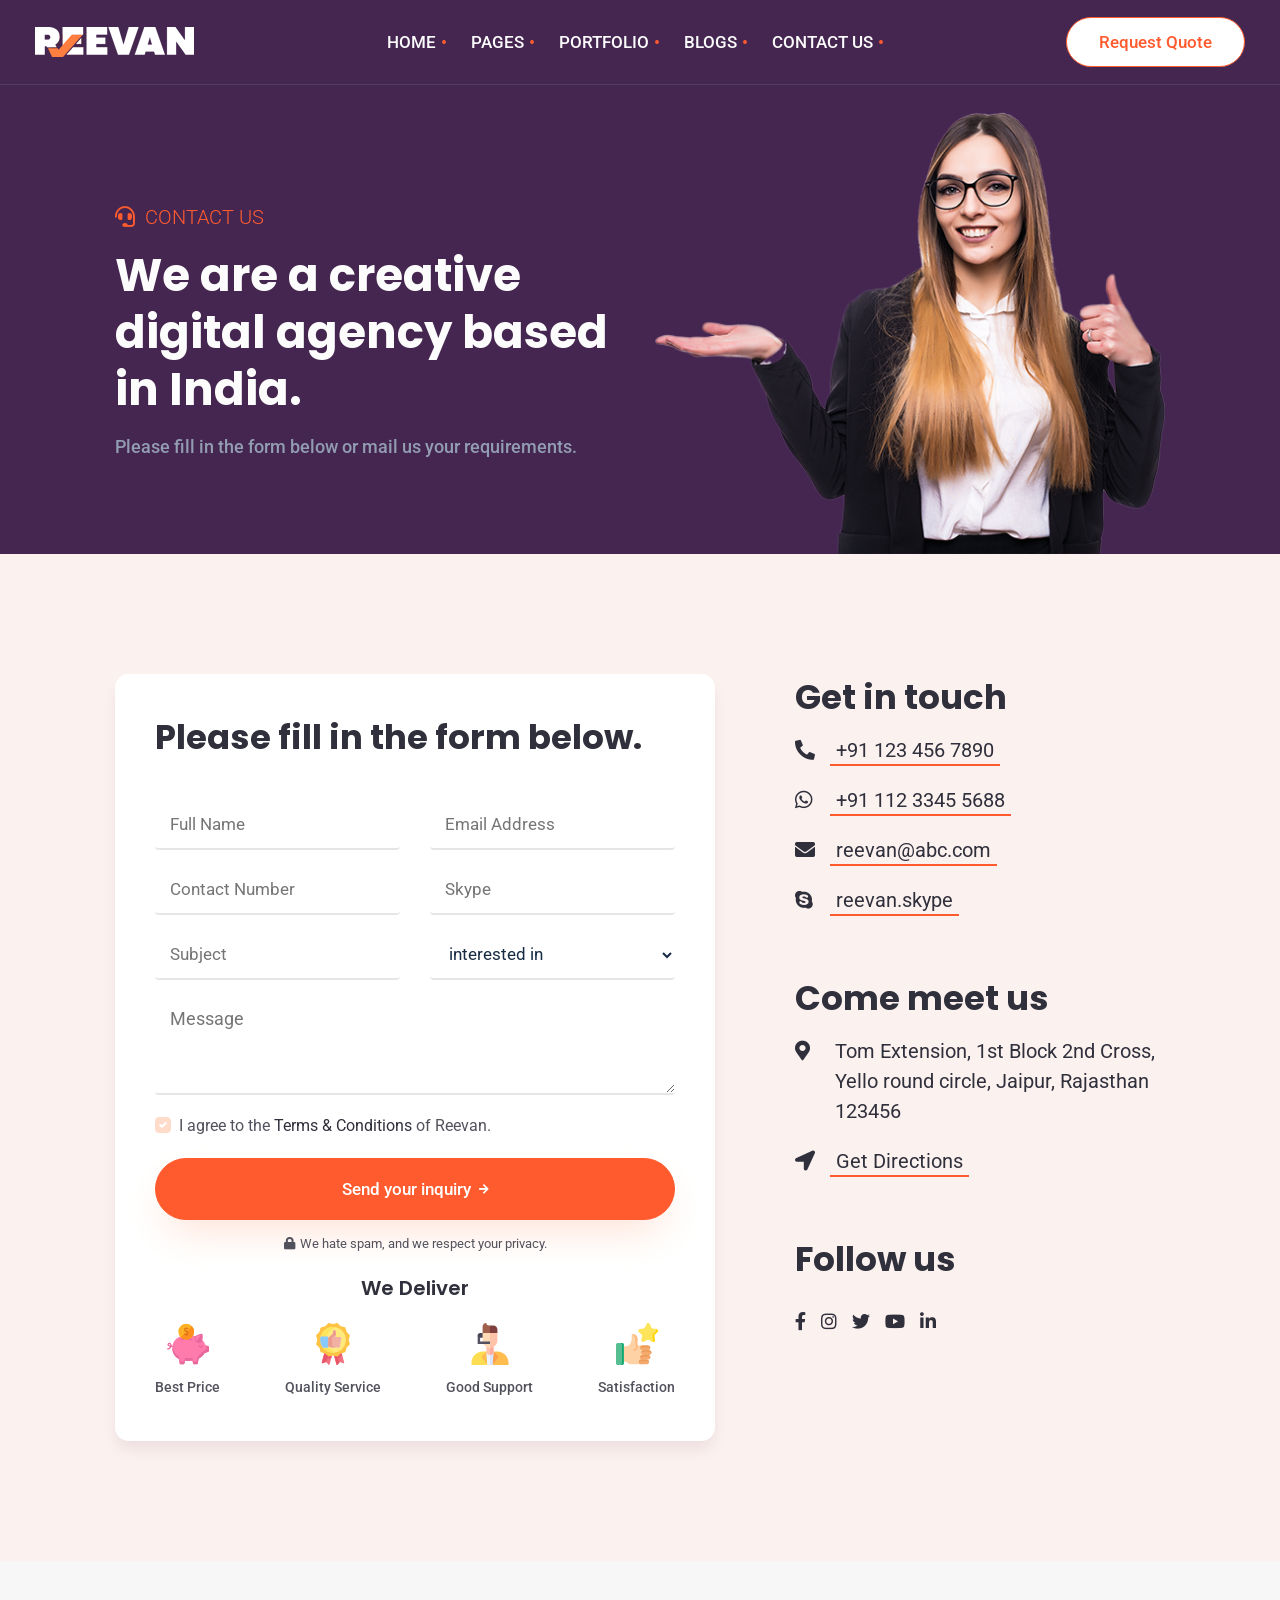
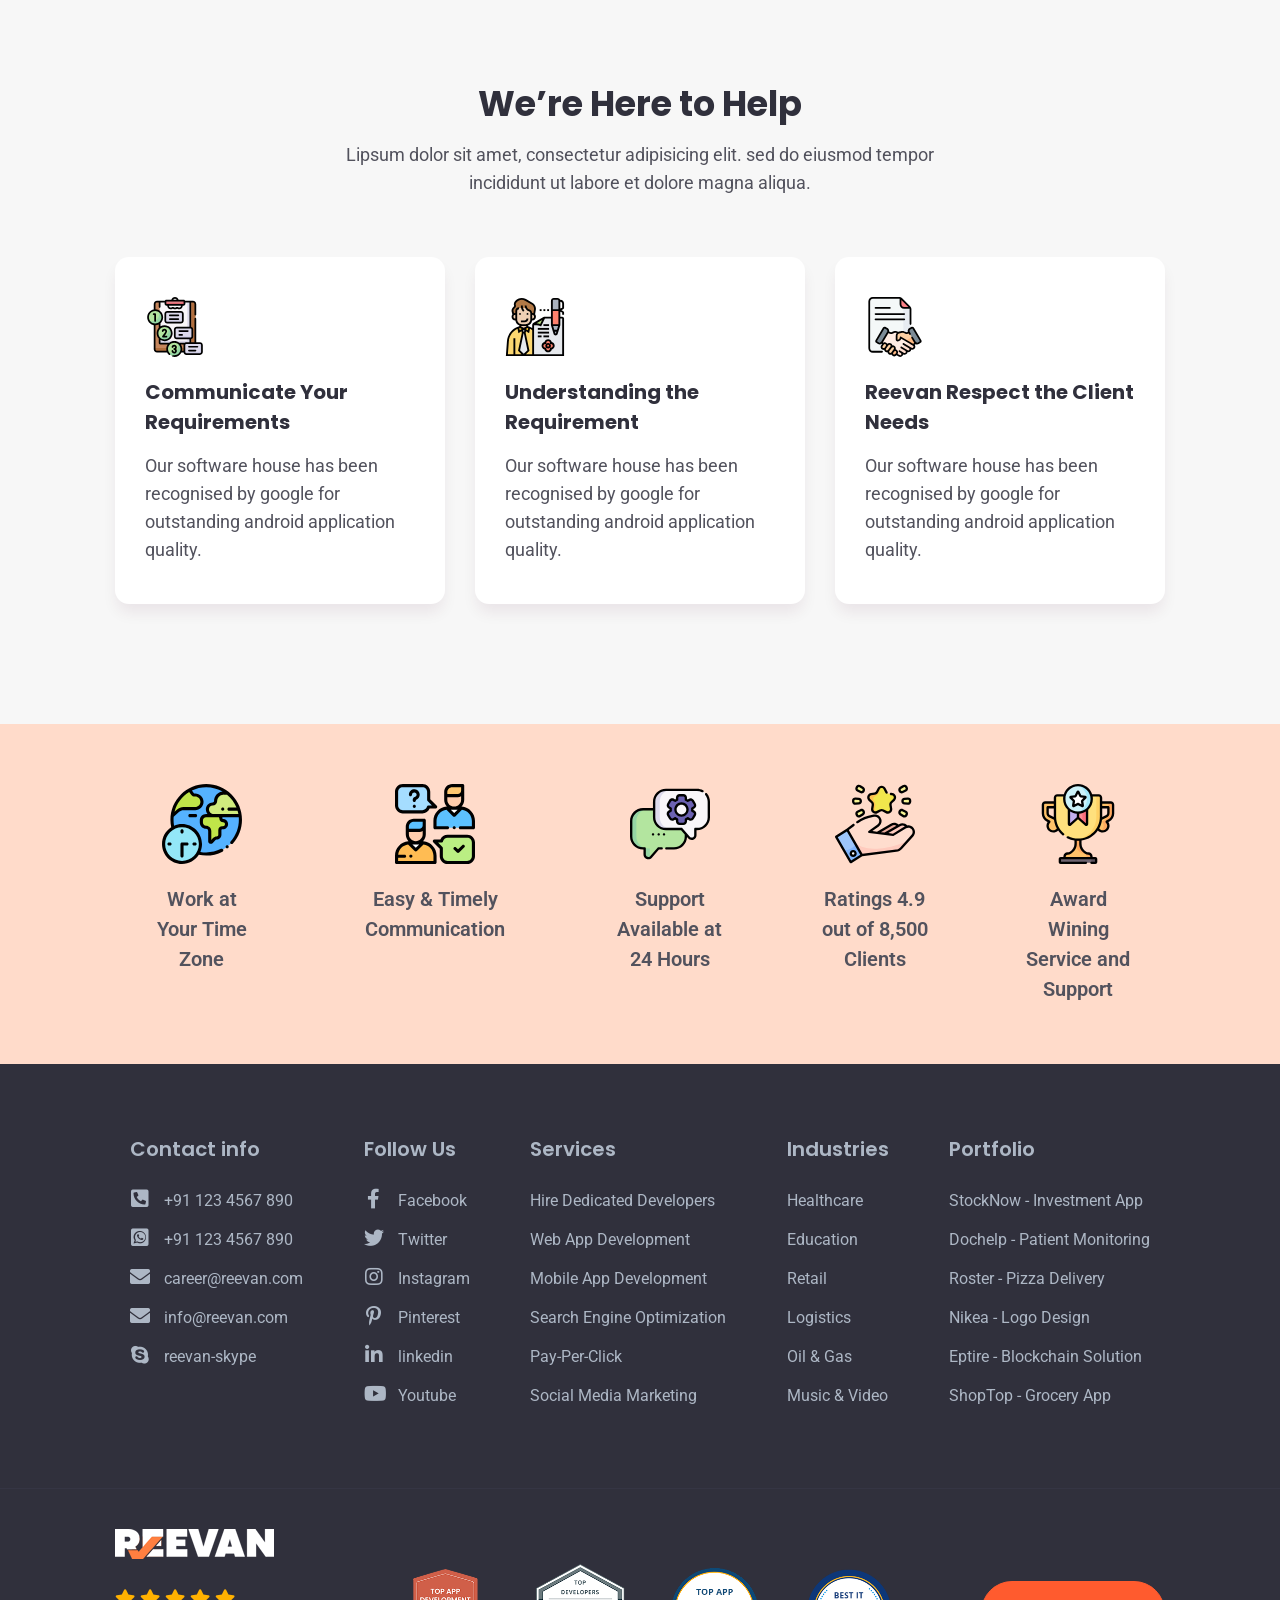
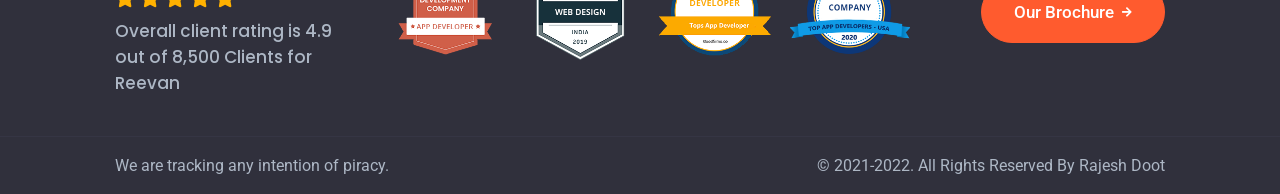
<file: get-quote-2.html>
<!DOCTYPE html>
<html lang="en" class="no-js">
   <head>
      <meta charset="utf-8" />
      <title>Reevan Web Design &amp; Digital Marketing Agency HTML Template</title>
      <meta name="description" content="Creative Agency, Marketing Agency Template">
      <meta name="keywords" content="Creative Agency, Marketing Agency">
      <meta name="author" content="rajesh-doot">
      <meta name="viewport" content="width=device-width, initial-scale=1, shrink-to-fit=no">
      <meta http-equiv="X-UA-Compatible" content="IE=edge">
      <meta name="theme-color" content="#e8f1ff">
      <!--Website-favicon-->
      <link href="images/favicon.png" rel="icon">
      <!--Plugin-css-->
      <link href="css/bootstrap.min.css" rel="stylesheet">
      <link href="css/plugin.min.css" rel="stylesheet">
      <link href="css/all.min.css" rel="stylesheet">
      <link href="css/ionicon.min.css" rel="stylesheet">
      <link rel="preconnect" href="https://fonts.gstatic.com">
      <link rel="preconnect" href="https://fonts.gstatic.com">
      <link href="https://fonts.googleapis.com/css2?family=Poppins:wght@300;400;500;600;700;800;900&family=Roboto:wght@400;500;700&display=swap" rel="stylesheet">
      <!-- Template-style-->
      <link href="css/style.css" rel="stylesheet">
      <link href="css/responsive.css" rel="stylesheet">
   </head>
   <body>
        <!--Start Preloader -->
        <div class="onloadpage" id="page-load">
         <div class="loader-div">
           <div class="on-img"><img src="images/loader.gif" alt="Logo" class="img-fluid" /><span>Loading Please Wait...</span></div>
         </div>
       </div>
       <!--End Preloader -->
       <!--Start Header-->
       <header class="header-dark ree-header fixed-top">
         <div class="container-fluid m-p-l-r-0">
           <div class="menu-header">
             <div class="menu-logo">
               <div class="dskt-logo"><a class="nav-brand" href="./">
                <img src="images/logo.png" alt="Logo" class="ree-logo l-dark" />
                <img src="images/white-logo.png" alt="Logo" class="ree-logo l-white" />
              </a> </div>
             </div>
             <div class="ree-nav" role="navigation">
               <ul class="nav-list">
                 <li class="megamenu">
                   <a href="#" class="menu-links">Home</a>
                   <div class="menu-dropdown">
                     <div class="menu-block-set">
                       <div class="container">
                         <div class="menu-block-a">
                           <div class="mega-menu-blocks">
                             <p class="mb10">Need a Website?</p>
                             <h4>We Will Shape Your Brand With Our Digital Solutions</h4>
                             <a href="get-quote.html" class="ree-btn ree-btn0 ree-btn-grdt2 mt30"> Request Quote <i class="fas fa-arrow-right fa-btn"></i></a>
                           </div>
                           <div class="mega-menu-blocks">
                             <div class="menu-inner-block-a">
                               <div class="inner-blockss">
                                 <label class="menu-headings">Multi-Page Demo</label>
                                 <ul class="menu-li-link">
                                   <li><a href="app-development.html">App Development</a></li>
                                   <li><a href="creative-agency.html">Creative Agency</a></li>
                                   <li><a href="digital-agency.html">Digital Agency</a></li>
                                   <li><a href="graphic-design.html">Graphic Design</a></li>
                                   <li><a href="lead-generation.html">Lead Generation</a></li>
                                   <li><a href="personal-portfolio.html">Personal Portfolio</a></li>
                                   <li><a href="web-design.html">Web Design</a></li>
                                 </ul>
                               </div>
                               <div class="inner-blockss">
                                 <label class="menu-headings">One-Page Demo</label>
                                 <ul class="menu-li-link">
                                   <li><a href="app-development-onepage.html">App Development</a></li>
                                   <li><a href="creative-agency-onepage.html">Creative Agency</a></li>
                                   <li><a href="digital-agency-onepage.html">Digital Agency</a></li>
                                   <li><a href="graphic-design-onepage.html">Graphic Design</a></li>
                                   <li><a href="lead-generation-onepage.html">Lead Generation</a></li>
                                   <li><a href="personal-portfolio-onepage.html">Personal Portfolio</a></li>
                                   <li><a href="web-design-onepage.html">Web Design</a></li>
                                 </ul>
                               </div>
                               <div class="inner-blockss">
                                 <label class="menu-headings">Coming Soon Demo</label>
                                 <ul class="menu-li-link">
                                   <li><a  href="#." class="dsbld">Corporate Business</a></li>
                                   <li><a  href="#." class="dsbld">Product Landing Page</a></li>
                                   <li><a  href="#." class="dsbld">Photography</a></li>
                                   <li><a  href="#." class="dsbld">Domain & Hosting</a></li>
                                   <li><a  href="#." class="dsbld">E-commerce</a></li>
                                   <li><a  href="#." class="dsbld">Business Development</a></li>
                                 </ul>
                               </div>
                               <div class="inner-blockss">
                                 <label class="menu-headings">&nbsp;</label>
                               </div>
                             </div>
                           </div>
                         </div>
                       </div>
                     </div>
                     <div class="menu-extra-info">
                       <div class="container">
                         <div class="menu-extra-info-inner">
                           <ul>
                             <li>
                               <div class="menu-icon-ree">
                                 <div class="webiocon"> <i class="far fa-envelope"></i> </div>
                               </div>
                               <a href="mailto:reevan@abcd.com">reevan@abcd.com</a>
                             </li>
                             <li>
                               <div class="menu-icon-ree">
                                 <div class="webiocon"> <i class="fas fa-phone-alt"></i> </div>
                               </div>
                               <a href="tel:+91123456789">+91 123 456 7890</a>
                             </li>
                             <li>
                               <div class="menu-icon-ree">
                                 <div class="webiocon"> <i class="fab fa-whatsapp"></i> </div>
                               </div>
                               <a href="https://wa.me/+91123456789">+91 123 456 7890</a>
                             </li>
                             <li>
                               <div class="menu-icon-ree">
                                 <div class="webiocon"> <i class="fab fa-skype"></i> </div>
                               </div>
                               <a href="#">Reevan.Skype</a>
                             </li>
                             <li>
                               <div class="menu-icon-ree">
                                 <div class="webiocon"> <i class="fas fa-question"></i> </div>
                               </div>
                               <a href="#">Why Choose Us</a>
                             </li>
                           </ul>
                         </div>
                       </div>
                     </div>
                   </div>
                 </li>
                 <li class="megamenu">
                   <a href="#" class="menu-links">Pages</a>
                   <div class="menu-dropdown">
                     <div class="menu-block-set">
                       <div class="container">
                         <div class="menu-block-a">
                           <div class="mega-menu-blocks">
                             <h4>Creative, Premium & Scalable Solutions For App and Web Development</h4>
                             <a href="get-quote.html" class="ree-btn ree-btn0 ree-btn-grdt2 mt30"> Request Quote <i class="fas fa-arrow-right fa-btn"></i></a>
                           </div>
                           <div class="mega-menu-blocks">
                             <div class="menu-inner-block-a">
                               <div class="inner-blockss">
                                 <ul class="menu-li-link">
                                   <li><a href="about.html">About Us</a></li>
                                   <li><a href="about-2.html">About Us - 2</a></li>
                                   <li><a href="career.html">Career</a></li>
                                   <li><a href="career-2.html">Career - 2</a></li>
                                   <li><a href="case-study.html">Case Study</a></li>
                                 </ul>
                               </div>
                               <div class="inner-blockss">
                                 <ul class="menu-li-link">
                                   <li><a href="case-study-details.html">Case Study Details</a></li>
                                   <li><a href="core-values.html">Our Core Value</a></li>
                                   <li><a href="get-quote.html">Contact Us</a></li>
                                   <li><a href="get-quote-2.html">Contact Us - 2</a></li>
                                   <li><a href="our-team.html">Our Team</a></li>
                                 </ul>
                               </div>
                               <div class="inner-blockss">
                                 <ul class="menu-li-link">
                                   <li><a href="our-team-2.html">Our Team - 2</a></li>
                                   <li><a href="pricing.html">Pricing</a></li>
                                   <li><a href="pricing-2.html">Pricing - 2</a></li>
                                   <li><a href="services.html">Service</a></li>
                                   <li><a href="services-2.html">Service - 2</a></li>
                                 </ul>
                               </div>
                               <div class="inner-blockss">
                                 <ul class="menu-li-link">
                                   <li><a href="service-details.html">Service Details</a></li>
                                   <li><a href="service-details-2.html">Service Details - 2</a></li>
                                   <li><a href="why-us.html">Why Choose Us</a></li>
                                 </ul>
                               </div>
                             </div>
                           </div>
                         </div>
                       </div>
                     </div>
                     <div class="menu-extra-info">
                       <div class="container">
                         <div class="menu-extra-info-inner">
                           <ul>
                             <li>
                               <div class="menu-icon-ree">
                                 <div class="webiocon"> <i class="far fa-envelope"></i> </div>
                               </div>
                               <a href="mailto:reevan@abcd.com">reevan@abcd.com</a>
                             </li>
                             <li>
                               <div class="menu-icon-ree">
                                 <div class="webiocon"> <i class="fas fa-phone-alt"></i> </div>
                               </div>
                               <a href="tel:+91123456789">+91 123 456 7890</a>
                             </li>
                             <li>
                               <div class="menu-icon-ree">
                                 <div class="webiocon"> <i class="fab fa-whatsapp"></i> </div>
                               </div>
                               <a href="https://wa.me/+91123456789">+91 123 456 7890</a>
                             </li>
                             <li>
                               <div class="menu-icon-ree">
                                 <div class="webiocon"> <i class="fab fa-skype"></i> </div>
                               </div>
                               <a href="#">Reevan.Skype</a>
                             </li>
                             <li>
                               <div class="menu-icon-ree">
                                 <div class="webiocon"> <i class="fas fa-question"></i> </div>
                               </div>
                               <a href="#">Why Choose Us</a>
                             </li>
                           </ul>
                         </div>
                       </div>
                     </div>
                   </div>
                 </li>
                 <li class="megamenu mega-small">
                   <a href="#"  class="menu-links">Portfolio</a>
                   <div class="menu-dropdown">
                     <div class="menu-block-set"> 
                       <a class="dropdown-item" href="portfolio-modern.html">Portfolio Modern</a>
                       <a class="dropdown-item" href="portfolio-2.html">Portfolio 3 Grid</a>
                       <a class="dropdown-item" href="portfolio-3.html">Portfolio 4 Grid</a>
                       <a class="dropdown-item" href="portfolio-details.html">Portfolio Details</a>							 
                       <a class="dropdown-item" href="portfolio-details-2.html">Portfolio Details - 2</a>						 
                     </div>
                   </div>
                 </li>
                 <li class="megamenu mega-small">
                   <a href="#"  class="menu-links">Blogs</a>
                   <div class="menu-dropdown">
                     <div class="menu-block-set"> 
                       <a class="dropdown-item" href="blog.html">Blog Page</a>
                       <a class="dropdown-item" href="blog-details.html">Blog Details</a>					 
                     </div>
                   </div>
                 </li>
                 <li class="megamenu mega-small">
                   <a href="#"  class="menu-links">Contact Us</a>
                   <div class="menu-dropdown">
                     <div class="menu-block-set"> 
                       <a class="dropdown-item" href="get-quote.html">Contact Us</a>
                       <a class="dropdown-item" href="get-quote-2.html">Contact Us - 2</a>			 
                     </div>
                   </div>
                 </li>
               </ul>
             </div>
             <div class="ree-nav-cta">
               <ul>
                 <li><a href="get-quote.html" class="ree-btn ree-btn0 ree-btn-grdt2 no-shadows"> Request Quote</a> </li>
               </ul>
             </div>
             <div class="mobile-menu2">
               <ul class="mob-nav2">
                 <li><a href="get-quote.html" class="ree-btn2 ree-btn-grdt1"><i class="fas fa-envelope-open-text"></i></a></li>
                 <li class="navm-"><a class="toggle" href="#"> <span></span> </a> </li>
               </ul>
             </div>
           <!-- mobile Nav -->
             <nav id="main-nav">
               <ul>
                 <li>
                   <a href="#">Home</a>
                   <ul>
                     <li><a href="#">Multi-Page Demo</a>
                       <ul>
                         <li><a href="app-development.html">App Development</a></li>
                         <li><a href="creative-agency.html">Creative Agency</a></li>
                         <li><a href="digital-agency.html">Digital Agency</a></li>
                         <li><a href="graphic-design.html">Graphic Design</a></li>
                         <li><a href="lead-generation.html">Lead Generation</a></li>
                         <li><a href="personal-portfolio.html">Personal Portfolio</a></li>
                         <li><a href="web-design.html">Web Design</a></li>
                       </ul>
                     </li>
                     <li><a href="#">One-Page Demo</a>
                       <ul>
                         <li><a href="app-development-onepage.html">App Development</a></li>
                         <li><a href="creative-agency-onepage.html">Creative Agency</a></li>
                         <li><a href="digital-agency-onepage.html">Digital Agency</a></li>
                         <li><a href="graphic-design-onepage.html">Graphic Design</a></li>
                         <li><a href="lead-generation-onepage.html">Lead Generation</a></li>
                         <li><a href="personal-portfolio-onepage.html">Personal Portfolio</a></li>
                         <li><a href="web-design-onepage.html">Web Design</a></li>
                       </ul>
                     </li>
                   </ul>
                 </li>              
                 <li><a href="#">Pages</a>
                   <ul>
                     <li><a href="about.html">About Us</a></li>
                     <li><a href="about-2.html">About Us - 2</a></li>
                     <li><a href="career.html">Career</a></li>
                     <li><a href="career-2.html">Career - 2</a></li>
                     <li><a href="case-study.html">Case Study</a></li>
                     <li><a href="case-study-details.html">Case Study Details</a></li>
                     <li><a href="core-values.html">Our Core Value</a></li>
                     <li><a href="get-quote.html">Contact Us</a></li>
                     <li><a href="get-quote-2.html">Contact Us - 2</a></li>
                     <li><a href="our-team.html">Our Team</a></li>
                     <li><a href="our-team-2.html">Our Team - 2</a></li>
                     <li><a href="pricing.html">Pricing</a></li>
                     <li><a href="pricing-2.html">Pricing - 2</a></li>
                     <li><a href="services.html">Service</a></li>
                     <li><a href="services-2.html">Service - 2</a></li>
                     <li><a href="service-details.html">Service Details</a></li>
                     <li><a href="service-details-2.html">Service Details - 2</a></li>
                     <li><a href="why-us.html">Why Choose Us</a></li>
                   </ul>
                 </li>
                 <li><a href="#">Portfolio</a>
                   <ul>
                     <li><a href="portfolio-modern.html">Portfolio Modern</a></li>
                     <li><a href="portfolio-2.html">Portfolio 3 Grid</a></li>
                     <li><a href="portfolio-3.html">Portfolio 4 Grid</a></li>
                     <li>><a href="portfolio-details.html">Portfolio Details</a></li>
                     <li><a href="portfolio-details-2.html">Portfolio Details - 2</a></li>
                     <li><a href="portfolio-details.html">Portfolio Details</a></li>
                   </ul>
                 </li>
                 <li><a href="#">Blogs</a>
                   <ul>
                     <li>  <a href="blog.html">Blog Page</a></li>
                     <li>  <a href="blog-details.html">Blog Details</a></li>
                   </ul>
                 </li>
              <li><a href="#">Contact Page</a>
                   <ul>
                  <li><a href="get-quote.html">Contact Us</a></li>
                  <li><a href="get-quote-2.html">Contact Us - 2</a></li>
                   </ul>
                 </li>             
               </ul>
               <ul class="bottom-nav">
                 <li class="ree-hc">
                   <a href="tel:123567890" rel="noreferrer" target="_blank">
                     <svg version="1.1"  xmlns="http://www.w3.org/2000/svg" xmlns:xlink="http://www.w3.org/1999/xlink" x="0px" y="0px" viewBox="0 0 25.625 25.625" style="enable-background:new 0 0 25.625 25.625;" xml:space="preserve">
                       <g>
                         <path d="M22.079,17.835c-1.548-1.324-3.119-2.126-4.648-0.804l-0.913,0.799 c-0.668,0.58-1.91,3.29-6.712-2.234C5.005,10.079,7.862,9.22,8.531,8.645l0.918-0.8c1.521-1.325,0.947-2.993-0.15-4.71l-0.662-1.04  C7.535,0.382,6.335-0.743,4.81,0.58L3.986,1.3C3.312,1.791,1.428,3.387,0.971,6.419c-0.55,3.638,1.185,7.804,5.16,12.375
                           c3.97,4.573,7.857,6.87,11.539,6.83c3.06-0.033,4.908-1.675,5.486-2.272l0.827-0.721c1.521-1.322,0.576-2.668-0.973-3.995 L22.079,17.835z" />
                       </g>
                     </svg>
                   </a>
                 </li>
                 <li class="ree-hc">
                   <a href="mailto:abc@example.com" target="_blank">
                     <svg xmlns="http://www.w3.org/2000/svg" width="24" height="24" viewBox="0 0 24 24">
                       <path d="M20 4H4c-1.1 0-1.99.9-1.99 2L2 18c0 1.1.9 2 2 2h16c1.1 0 2-.9 2-2V6c0-1.1-.9-2-2-2zm0 4l-8 5-8-5V6l8 5 8-5v2z" />
                       <path d="M0 0h24v24H0z" fill="none" />
                     </svg>
                   </a>
                 </li>
                 <li class="ree-hc">
                   <a href="skype:reevan.company" rel="noreferrer" target="_blank">
                     <svg xmlns="http://www.w3.org/2000/svg" viewBox="0 0 448 512">
                       <path d="M424.7 299.8c2.9-14 4.7-28.9 4.7-43.8 0-113.5-91.9-205.3-205.3-205.3-14.9 0-29.7 1.7-43.8 4.7C161.3 40.7 137.7 32 112 32 50.2 32 0 82.2 0 144c0 25.7 8.7 49.3 23.3 68.2-2.9 14-4.7 28.9-4.7 43.8 0 113.5 91.9 205.3 205.3 205.3 14.9 0 29.7-1.7 43.8-4.7 19 14.6 42.6 23.3 68.2 23.3 61.8 0 112-50.2 112-112 .1-25.6-8.6-49.2-23.2-68.1zm-194.6 91.5c-65.6 0-120.5-29.2-120.5-65 0-16 9-30.6 29.5-30.6 31.2 0 34.1 44.9 88.1 44.9 25.7 0 42.3-11.4 42.3-26.3 0-18.7-16-21.6-42-28-62.5-15.4-117.8-22-117.8-87.2 0-59.2 58.6-81.1 109.1-81.1 55.1 0 110.8 21.9 110.8 55.4 0 16.9-11.4 31.8-30.3 31.8-28.3 0-29.2-33.5-75-33.5-25.7 0-42 7-42 22.5 0 19.8 20.8 21.8 69.1 33 41.4 9.3 90.7 26.8 90.7 77.6 0 59.1-57.1 86.5-112 86.5z" />
                     </svg>
                   </a>
                 </li>
                 <li class="ree-hc">
                   <a href="wa.me/+91123456789" rel="noreferrer" target="_blank">
                     <svg version="1.1"  xmlns="http://www.w3.org/2000/svg" xmlns:xlink="http://www.w3.org/1999/xlink" x="0px" y="0px" viewBox="0 0 512 512"	style="enable-background:new 0 0 512 512;" xml:space="preserve">
                       <g>
                         <path d="M256.064,0h-0.128C114.784,0,0,114.816,0,256c0,56,18.048,107.904,48.736,150.048l-31.904,95.104l98.4-31.456 C155.712,496.512,204,512,256.064,512C397.216,512,512,397.152,512,256S397.216,0,256.064,0z M405.024,361.504 c-6.176,17.44-30.688,31.904-50.24,36.128c-13.376,2.848-30.848,5.12-89.664-19.264C189.888,347.2,141.44,270.752,137.664,265.792
                           c-3.616-4.96-30.4-40.48-30.4-77.216s18.656-54.624,26.176-62.304c6.176-6.304,16.384-9.184,26.176-9.184 c3.168,0,6.016,0.16,8.576,0.288c7.52,0.32,11.296,0.768,16.256,12.64c6.176,14.88,21.216,51.616,23.008,55.392 c1.824,3.776,3.648,8.896,1.088,13.856c-2.4,5.12-4.512,7.392-8.288,11.744c-3.776,4.352-7.36,7.68-11.136,12.352 c-3.456,4.064-7.36,8.416-3.008,15.936c4.352,7.36,19.392,31.904,41.536,51.616c28.576,25.44,51.744,33.568,60.032,37.024 c6.176,2.56,13.536,1.952,18.048-2.848c5.728-6.176,12.8-16.416,20-26.496c5.12-7.232,11.584-8.128,18.368-5.568 c6.912,2.4,43.488,20.48,51.008,24.224c7.52,3.776,12.48,5.568,14.304,8.736C411.2,329.152,411.2,344.032,405.024,361.504z"/>
                       </g>
                     </svg>
                   </a>
                 </li>
               </ul>
             </nav>
           </div>
         </div>
       </header>
       <!-- Header End -->

      <!-- Header title -->
      <section class="header-title head-dez3 dark-bg pera-block">
         <div class="container">
            <div class="row">
               <div class="col-lg-6 vcenter">
				<span class="sub-heading mb15"><i class="fas fa-headset mr5"></i> Contact Us</span>
                  <h1>We are a creative digital agency based in India.</h1>
                  <p class="h-light">Please fill in the form below or mail us your requirements.</p>                  
               </div>
			   <div class="col-lg-6 vcenter">
				   <div class="sol-img m-mt30">
					   <img src="images/others/smiling-girl.png" alt="img" class="img-fluid">
				   </div>
			   </div>
            </div>
         </div>
      </section>
      <!-- Header title end -->
      
	<!--contact info-->
      <div class="contact-form-sec sec-pad r-bg-a">
         <div class="container">
            <div class="row">

               <div class="col-lg-7">
                  <div class="form-contact-hom m-mt60">
                     <div class="form-block bg-w">
                        <div class="form-head">
                           <h3>Please fill in the form below.</h3>
                        </div>
                        <div class="form-body">
                           <form action="#" method="post" name="feedback-form">
                              <div class="fieldsets row">
                                 <div class="col-md-6"><input type="text" placeholder="Full Name" name="name"></div>
                                 <div class="col-md-6"><input type="email" placeholder="Email Address" name="email"></div>
                              </div>
                              <div class="fieldsets row">
                                 <div class="col-md-6"><input type="number" placeholder="Contact Number" name="phone"></div>
                                 <div class="col-md-6"><input type="text" placeholder="Skype" name="skype"></div>
                              </div>
                              <div class="fieldsets row">
                                 <div class="col-md-6"><input type="text" placeholder="Subject" name="subject"></div>
                                 <div class="col-md-6">
                                    <select>
                                       <option>interested in</option>
                                       <option>Web Design</option>
                                       <option>Graphic Design</option>
                                       <option>App Development</option>
                                       <option>Digital Marketing</option>
                                       <option>Business Development</option>
                                       <option>Other...</option>
                                    </select>
                                 </div>
                              </div>
                              <div class="fieldsets"><textarea placeholder="Message" name="message"></textarea></div>
                              <div class="custom-control custom-checkbox">
                                 <input type="checkbox" class="custom-control-input" id="customCheck" name="example1" checked="checked">
                                 <label class="custom-control-label label-f-form" for="customCheck">I agree to the <a href="javascript:void(0)">Terms &amp; Conditions</a> of Reevan.</label>
                              </div>
                              <div class="fieldsets mt20"> <button type="submit" name="submit" class="ree-btn  ree-btn-grdt1 w-100">Send your inquiry <i class="fas fa-arrow-right fa-btn"></i></button> </div>
                              <p class="trm"><i class="fas fa-lock"></i>We hate spam, and we respect your privacy.</p>
                              <div class="form-btm-set text-center mt15">
                                 <h5>We Deliver</h5>
                                 <div class="icon-setss mt20">
                                    <div class="icon-rows">
                                       <div class="icon-imgg"><img src="images/icons/money.svg" alt="#"></div>
                                       <div class="icon-txt">
                                          <p>Best Price</p>
                                       </div>
                                    </div>
                                    <div class="icon-rows">
                                       <div class="icon-imgg"><img src="images/icons/quality.svg" alt="#"></div>
                                       <div class="icon-txt">
                                          <p>Quality Service</p>
                                       </div>
                                    </div>
                                    <div class="icon-rows">
                                       <div class="icon-imgg"><img src="images/icons/call-agent.svg" alt="#"></div>
                                       <div class="icon-txt">
                                          <p>Good Support</p>
                                       </div>
                                    </div>
                                    <div class="icon-rows">
                                       <div class="icon-imgg"><img src="images/icons/satisfaction.svg" alt="#"></div>
                                       <div class="icon-txt">
                                          <p>Satisfaction</p>
                                       </div>
                                    </div>
                                 </div>
                              </div>
                           </form>
                        </div>
                     </div>
                  </div>
               </div>

 <div class="col-lg-5">
	 <div class="get-conct-2 pera-block d-ml50">
		 <h3>Get in touch</h3>

		<div class="contact-detalnk">
			<a href="tel:+91123456790"><i class="fas fa-phone-alt"></i> <span>+91 123 456 7890</span></a>
			<a href="https://wa.me/+91123456790" target="_blank"><i class="fab fa-whatsapp"></i> <span>+91 112 3345 5688</span></a>
			<a href="mailto:reevan@abc.com"><i class="fas fa-envelope"></i> <span>reevan@abc.com</span></a>
			<a href="#"><i class="fab fa-skype"></i> <span>reevan.skype</span></a>
		</div>

		 <h3 class="mt60">Come meet us</h3>

		 <div class="contact-detalnk">
			<a href="#" class="contact-addressii"><i class="fas fa-map-marker-alt"></i> Tom Extension, 1st Block 2nd Cross, Yello round circle, Jaipur, Rajasthan 123456</a>
			<a href="#"><i class="fas fa-location-arrow"></i> <span>Get Directions</span></a>			
		</div>

		<h3 class="mt60">Follow us</h3>
		<ul class="footer_social mt30">
			<li> <a href="#" target="_blank" data-toggle="tooltip" title="" data-original-title="Facebook Profile"><i class="fab fa-facebook-f" aria-hidden="true"></i></a></li>
			<li> <a href="#" target="_blank" data-toggle="tooltip" title="" data-original-title="Instagram Profile"><i class="fab fa-instagram" aria-hidden="true"></i></a> </li>
			<li><a href="#" target="_blank" data-toggle="tooltip" title="" data-original-title="Twitter Account"><i class="fab fa-twitter" aria-hidden="true"></i></a></li>			
			<li><a href="#" target="_blank" data-toggle="tooltip" title="" data-original-title="Youtube Channel"><i class="fab fa-youtube" aria-hidden="true"></i></a></li>
			<li><a href="#" target="_blank" data-toggle="tooltip" title="" data-original-title="Linkedin Account"><i class="fab fa-linkedin-in" aria-hidden="true"></i></a></li>
			
		 </ul>

	 </div>


 </div>
			   
            </div>
         </div>
      </div>
      <!--contact info end-->


<!--  Here to Help -->
	  <section class="r-bg-c sec-pad">
		<div class="container">
			<div class="row justify-content-center">
				<div class="col-lg-7 text-center">
					<div class="page-headings">
						<h2>We’re Here to Help</h2>
						<p class="mt15">Lipsum dolor sit amet, consectetur adipisicing elit. sed do eiusmod tempor incididunt ut labore et dolore magna aliqua.</p>
					</div>
				</div>
			</div>
			<div class="row mt30">

				<div class="col-lg-4 col-sm-6">
					<div class="ree-card mt30 pera-block ree-card-content">
						<img src="images/icons/to-do-list.svg" alt="services" width="60" class="mb20">
							<h3>Communicate Your Requirements</h3>
							<p>Our software house has been recognised by google for outstanding android application	quality.</p>
					</div>
				</div>

				<div class="col-lg-4 col-sm-6">
					<div class="ree-card mt30 pera-block ree-card-content">
						<img src="images/icons/policy.svg" alt="services" width="60" class="mb20">
							<h3>Understanding the Requirement</h3>
							<p>Our software house has been recognised by google for outstanding android application	quality.</p>
					</div>
				</div>

				<div class="col-lg-4 col-sm-6">
					<div class="ree-card mt30 pera-block ree-card-content">
						<img src="images/icons/contract.svg" alt="services" width="60" class="mb20">
							<h3>Reevan Respect the Client Needs</h3>
							<p>Our software house has been recognised by google for outstanding android application	quality.</p>
					</div>
				</div>				

			</div>
		</div>
	</section>
  <!--  Here to Help end  -->

<div class="pt60 pb60 r-bg-d">
	<div class="container">
		<div class="row">
			<div class="col-lg-12">
				<div class="icon-block-ree">
	<div class="icon-card-title">
		<img src="images/icons/world.svg" alt="services">
		<p>Work at Your Time Zone</p>
	</div>

	<div class="icon-card-title">
		<img src="images/icons/conversation.svg" alt="services">
		<p>Easy & Timely Communication</p>
	</div>

	<div class="icon-card-title">
		<img src="images/icons/tech-support.svg" alt="services">
		<p>Support Available at 24 Hours</p>
	</div>

	<div class="icon-card-title">
		<img src="images/icons/rate.svg" alt="services">
		<p>Ratings 4.9 out of 8,500 Clients</p>
	</div>

	<div class="icon-card-title">
		<img src="images/icons/awards.svg" alt="services">
		<p>Award Wining Service and Support</p>
	</div>


</div>
</div>
</div>
</div>
</div>
 
      <!--start footer -->
      <footer class="footer-a">
         <div class="footer-fist-row pt40">
            <div class="container">
               <div class="footer-rowset">
                  <div class="col footer-head">
                     <h5>Contact info</h5>
                     <ul class="footer-links-list social-linkz">
                        <li><a href="tel:+911234567890"><span><i class="fas fa-phone-square-alt"></i></span> +91 123 4567 890 </a></li>
                        <li><a href="tel:+911234567890"><span><i class="fab fa-whatsapp-square"></i></span> +91 123 4567 890</a></li>
                        <li><a href="mailto:career@reevan.com"><span><i class="fas fa-envelope"></i></span> career@reevan.com</a></li>
                        <li><a href="mailto:career@reevan.com"><span><i class="fas fa-envelope"></i></span> info@reevan.com</a></li>
                        <li><a href="skype:reevan.company"><span><i class="fab fa-skype"></i></span> reevan-skype</a></li>
                     </ul>
                  </div>
                  <div class="col footer-head">
                     <h5>Follow Us</h5>
                     <ul class="footer-links-list social-linkz">
                        <li><a href="javascript:void(0)"><span><i class="fab fa-facebook-f"></i></span> Facebook</a>	</li>
                        <li><a href="javascript:void(0)"><span><i class="fab fa-twitter"></i></span> Twitter </a>	</li>
                        <li><a href="javascript:void(0)"><span><i class="fab fa-instagram"></i></span> Instagram</a> </li>
                        <li><a href="javascript:void(0)"><span><i class="fab fa-pinterest-p"></i></span> Pinterest</a></li>
                        <li><a href="javascript:void(0)"><span><i class="fab fa-linkedin-in"></i></span> linkedin</a></li>
                        <li><a href="javascript:void(0)"><span><i class="fab fa-youtube"></i></span> Youtube</a> </li>
                     </ul>
                  </div>
                  <div class="col footer-head">
                     <h5>Services</h5>
                     <ul class="footer-links-list">
                        <li><a href="javascript:void(0)">Hire Dedicated Developers</a></li>
                        <li><a href="javascript:void(0)">Web App Development</a></li>
                        <li><a href="javascript:void(0)">Mobile App Development</a></li>
                        <li><a href="javascript:void(0)">Search Engine Optimization</a></li>
                        <li><a href="javascript:void(0)">Pay-Per-Click</a></li>
                        <li><a href="javascript:void(0)">Social Media Marketing</a></li>
                     </ul>
                  </div>
                  <div class="col footer-head">
                     <h5>Industries</h5>
                     <ul class="footer-links-list">
                        <li><a href="javascript:void(0)">Healthcare</a></li>
                        <li><a href="javascript:void(0)">Education</a></li>
                        <li><a href="javascript:void(0)">Retail</a></li>
                        <li><a href="javascript:void(0)">Logistics</a></li>
                        <li><a href="javascript:void(0)">Oil & Gas</a></li>
                        <li><a href="javascript:void(0)">Music & Video</a></li>
                     </ul>
                  </div>
                  <div class="col footer-head">
                     <h5>Portfolio</h5>
                     <ul class="footer-links-list">
                        <li><a href="javascript:void(0)">StockNow - Investment App</a></li>
                        <li><a href="javascript:void(0)">Dochelp - Patient Monitoring</a></li>
                        <li><a href="javascript:void(0)">Roster - Pizza Delivery</a></li>
                        <li><a href="javascript:void(0)">Nikea - Logo Design</a></li>
                        <li><a href="javascript:void(0)">Eptire - Blockchain Solution</a></li>
                        <li><a href="javascript:void(0)">ShopTop - Grocery App</a></li>
                     </ul>
                  </div>
               </div>
            </div>
            <div class="footer-abt mt70 pt40 pb40">
               <div class="container">
                  <div class="row">
                     <div class="col-lg-3 vcenter">
                        <div class="footer-ree-lg">
                           <div class="footer-logo">
                              <a href="#"> <img src="images/footer-logo.png" alt="reeven" class="img"> </a>
                           </div>
                           <div class="star-rating-review mt30">
                              <span class="fa fa-star checked"></span>
                              <span class="fa fa-star checked"></span>
                              <span class="fa fa-star checked"></span>
                              <span class="fa fa-star checked"></span>
                              <span class="fa fa-star checked"></span>
                           </div>
                           <h6 class="mt10">Overall client rating is 4.9 out of 8,500 Clients for Reevan</h6>
                        </div>
                     </div>
                     <div class="col-lg-6 vcenter">
                        <div class="ref-logo">
                           <a href="#"> <img src="images/brand-logo/app-futura.png" alt="Logo"> </a>
                           <a href="#"> <img src="images/brand-logo/clutch.png" alt="Logo"> </a>
                           <a href="#"> <img src="images/brand-logo/goodfirm.png" alt="Logo"> </a>
                           <a href="#"> <img src="images/brand-logo/itfirm.png" alt="Logo"> </a>
                        </div>
                     </div>
                     <div class="col-lg-3 vcenter ft-btn">
                        <a href="#" class="ree-btn  ree-btn-grdt1 mw-80 no-shadows">Our Brochure <i class="fas fa-arrow-right fa-btn"></i></a>
                     </div>
                  </div>
               </div>
            </div>
            <div class="container ft-cpy">
               <div class="row">
                  <div class="col-lg-5">
                     <div class="ft-copyright">
                        <p>We are tracking any intention of piracy.</p>
                     </div>
                  </div>
                  <div class="col-lg-7">
                     <div class="ft-copyright ft-r">
                        <p>© 2021-2022. All Rights Reserved By <a href="https://themeforest.net/user/rajesh-doot/portfolio" target="blank">Rajesh Doot</a></p>
                     </div>
                  </div>
               </div>
            </div>
         </div>
      </footer>
      <!-- end footer -->
      <!--All js files-->
      <script src="js/modernizr-3.5.0.min.js"></script>
      <script src="js/jquery-3.6.0.min.js"></script>
      <script src="js/bootstrap.bundle.min.js"></script>
      <script src="js/app.bundle.js"></script>
      <!--Common reevan script file-->
      <script src="js/main.js"></script>
   </body>
</html>
</file>
<file: css/style.css>
/*Template: Reevan Web Design & Digital Marketing Agency HTML5 Template
Author: Rajesh-Doot
File Description: Main CSS file of the template*/

/*scrollbar theme*/
::-webkit-scrollbar {width:6px;}
::-webkit-scrollbar-track { background: #fff;}
::-webkit-scrollbar-thumb:hover {background: #cacaca;}
::-webkit-scrollbar-thumb { background:#b5b5b5; border-radius: 100px;}

/*right click selection css*/
::-moz-selection {background:rgb(255 226 217 / 50%);}
::selection {background:rgb(255 226 217 / 50%)}

/*universal css*/
*{ -webkit-font-smoothing: antialiased;
-moz-os-font-smoothing: grayscale;
box-sizing: border-box;
padding: 0;  margin: 0;   outline:none;  vertical-align:baseline;}
body {	 font-family: 'Roboto', sans-serif; color: #52525d;	 font-weight: 400;
font-style: normal; line-height:1; font-size: 19px;		 outline:none;	overflow-x: hidden;}
article, aside, details, figcaption, figure, footer, header, nav, section, summary {  display: block; }
h1, h2, h3, h4, h5, h6 { font-family: 'Poppins', sans-serif; color: #30303c;}
h1, h2, h3, h4, h5, h6, p, ul{padding: 0;   margin: 0;}
a {color: #30303c; text-decoration: none; background-color: transparent; }
ul{list-style:none;}
a:hover {text-decoration: none;   color: initial;}
button:focus {outline: none!important}
.animation, .ree-btn-grdt1,.ree-btn-grdt1:hover, .sticky, .ree-header, a.menu-links, .dskt-logo, .ree-btn-grdt2, .half-blog-card, .setps, .whatsapp-bg, .ree-btn, a,   .ree-media-crd,
 button, .stats-box, .img-hor, .img-hover img, .mini-header-bar {
-webkit-transition: 1.1s cubic-bezier(.16, .84, .442, .98);
-o-transition: 1.1s cubic-bezier(.16, .84, .442, .98);
transition: 1.1s cubic-bezier(.16, .84, .442, .98);
}
.text-bold{font-weight:bold}
.text-normal{font-weight:normal}
.text-light{font-weight:lighter}
.vcenter{align-items: center; align-self: center;}

/**help css**/
.h1a {font-size: 50px; line-height: 62px; font-weight: bold; font-weight: 700;}
h1.h1 {  font-size: 60px;  line-height: 72px; font-weight: bold; font-weight: 700;}
.h1 {  font-size: 45px;  line-height: 57px; font-weight: 700;}
h1 {  font-size: 45px;  line-height: 57px; font-weight: 700;}
h2 {  font-size: 40px;  line-height: 52px; font-weight: 700;}
h3 {  font-size: 34px;  line-height: 46px; font-weight: 700;}
h4 {  font-size: 22px;  line-height: 32px; font-weight: 700;}
h5 {  font-size: 20px;  line-height: 30px; font-weight: 600;}
h6 {  font-size: 17px;  line-height: 26px; font-weight: 600;}
p {   font-size: 18px;  line-height: 28px;}
.ptb130{padding-top: 130px; padding-bottom: 130px;}
.ree-card{background: #fff;padding: 30px;border-radius: 14px;}
.h-light{font-weight: 500}
h1 a,h2 a,h3 a,h4 a,h5 a,h6 a{ color: #30303c;}
body .t-dark{ color: #30303c;}
/*margin top class*/
.mr5{margin-right: 5px;}
.m0{margin:0 !important;}
html .mt0{margin-top: 0px;}
html .mt5{margin-top: 5px;}
html .mt10{margin-top: 10px;}
html .mt15{margin-top: 15px;}
html .mt20{margin-top: 20px;}
html .mt25{margin-top: 25px;}
html .mt30{margin-top: 30px;}
html .mt35{margin-top: 35px;}
html .mt40{margin-top: 40px;}
html .mt45{margin-top: 45px;}
html .mt50{margin-top: 50px;}
html .mt55{margin-top: 55px;}
html .mt60{margin-top: 60px;}
html .mt65{margin-top: 65px;}
html .mt70{margin-top: 70px;}
html .mt75{margin-top: 75px;}
html .mt80{margin-top: 80px;}
html .mt85{margin-top: 85px;}
html .mt90{margin-top: 90px;}
html .mt95{margin-top: 95px;}
html .mt100{margin-top: 100px;}
html .mt106{margin-top: 105px;}
html .mt110{margin-top: 110px;}
html .mt115{margin-top: 115px;}
html .mt120{margin-top: 120px;}
html .mt125{margin-top: 125px;}
html .mt130{margin-top: 130px;}
html .mt135{margin-top: 135px;}
html .mt140{margin-top: 140px;}
html .mt145{margin-top: 145px;}
html .mt150{margin-top: 150px;}
/*margin bottom class*/
html .mb0{margin-bottom: 0px;}
html .mb5{margin-bottom: 5px;}
html .mb10{margin-bottom: 10px;}
html .mb15{margin-bottom: 15px;}
html .mb20{margin-bottom: 20px;}
html .mb25{margin-bottom: 25px;}
html .mb30{margin-bottom: 30px;}
html .mb35{margin-bottom: 35px;}
html .mb40{margin-bottom: 40px;}
html .mb45{margin-bottom: 45px;}
html .mb50{margin-bottom: 50px;}
html .mb55{margin-bottom: 55px;}
html .mb60{margin-bottom: 60px;}
html .mb65{margin-bottom: 65px;}
html .mb70{margin-bottom: 70px;}
html .mb75{margin-bottom: 75px;}
html .mb80{margin-bottom: 80px;}
html .mb85{margin-bottom: 85px;}
html .mb90{margin-bottom: 90px;}
html .mb95{margin-bottom: 95px;}
html .mb100{margin-bottom: 100px;}
html .mb105{margin-bottom: 105px;}
html .mb110{margin-bottom: 110px;}
html .mb115{margin-bottom: 115px;}
html .mb120{margin-bottom: 120px;}
html .mb125{margin-bottom: 125px;}
html .mb130{margin-bottom: 130px;}
html .mb135{margin-bottom: 135px;}
html .mb140{margin-bottom: 140px;}
html .mb145{margin-bottom: 145px;}
html .mb150{margin-bottom: 150px;}
/*margin left class*/
html .ml5{margin-left: 5px;}
html .ml10{margin-left: 10px;}
html .ml15{margin-left: 15px;}
html .ml20{margin-left: 20px;}
html .ml25{margin-left: 25px;}
html .ml30{margin-left: 30px;}
html .ml35{margin-left: 35px;}
html .ml40{margin-left: 40px;}
html .ml45{margin-left: 45px;}
html .ml50{margin-left: 50px;}
/*margin right class*/
html .mr5{margin-right: 5px;}
html .mr10{margin-right: 10px;}
html .mr15{margin-right: 15px;}
html .mr20{margin-right: 20px;}
html .mr25{margin-right: 25px;}
html .mr30{margin-right: 30px;}
html .mr35{margin-right: 35px;}
html .mr40{margin-right: 40px;}
html .mr45{margin-right: 45px;}
html .mr50{margin-right: 50px;}
/*padding top class*/
html .pt0{padding-top: 0px;}
html .pt5{padding-top: 5px;}
html .pt10{padding-top: 10px;}
html .pt15{padding-top: 15px;}
html .pt20{padding-top: 20px;}
html .pt25{padding-top: 25px;}
html .pt30{padding-top: 30px;}
html .pt35{padding-top: 35px;}
html .pt40{padding-top: 40px;}
html .pt45{padding-top: 45px;}
html .pt50{padding-top: 50px;}
html .pt55{padding-top: 55px;}
html .pt60{padding-top: 60px;}
html .pt65{padding-top: 65px;}
html .pt70{padding-top: 70px;}
html .pt75{padding-top: 75px;}
html .pt80{padding-top: 80px;}
html .pt85{padding-top: 85px;}
html .pt90{padding-top: 90px;}
html .pt95{padding-top: 95px;}
html .pt100{padding-top: 100px;}
html .pt105{padding-top: 105px;}
html .pt110{padding-top: 110px;}
html .pt115{padding-top: 115px;}
html .pt120{padding-top: 120px;}
html .pt125{padding-top: 125px;}
html .pt130{padding-top: 130px;}
html .pt135{padding-top: 135px;}
html .pt140{padding-top: 140px;}
html .pt145{padding-top: 145px;}
html .pt150{padding-top: 150px;}
/*padding bottom class*/
html .pb0{padding-bottom: 0px;}
html .pb5{padding-bottom: 5px;}
html .pb10{padding-bottom: 10px;}
html .pb15{padding-bottom: 15px;}
html .pb20{padding-bottom: 20px;}
html .pb25{padding-bottom: 25px;}
html .pb30{padding-bottom: 30px;}
html .pb35{padding-bottom: 35px;}
html .pb40{padding-bottom: 40px;}
html .pb45{padding-bottom: 45px;}
html .pb50{padding-bottom: 50px;}
html .pb55{padding-bottom: 55px;}
html .pb60{padding-bottom: 60px;}
html .pb65{padding-bottom: 65px;}
html .pb70{padding-bottom: 70px;}
html .pb75{padding-bottom: 75px;}
html .pb80{padding-bottom: 80px;}
html .pb85{padding-bottom: 85px;}
html .pb90{padding-bottom: 90px;}
html .pb95{padding-bottom: 95px;}
html .pb100{padding-bottom: 100px;}
html .pb105{padding-bottom: 105px;}
html .pb110{padding-bottom: 110px;}
html .pb115{padding-bottom: 115px;}
html .pb120{padding-bottom: 120px;}
html .pb125{padding-bottom: 125px;}
html .pb130{padding-bottom: 130px;}
html .pb135{padding-bottom: 135px;}
html .pb140{padding-bottom: 140px;}
html .pb145{padding-bottom: 145px;}
html .pb150{padding-bottom: 150px;}
.sec-pad{padding-top: 120px; padding-bottom: 120px;}
.shadows{ -webkit-box-shadow: 0 19px 40px -10px #ffe0d2;   box-shadow: 0 19px 40px -10px #ffe0d2;}
.no-shadows{-webkit-box-shadow: none !important;box-shadow: none !important}
.height-f{height: 100vh;}
/*bg classes*/
body .r-bg-x{background: #fff;}
body .r-bg-a{background: #fbf1ef;}
body .r-bg-b{background: #ff5b2e;}
body .r-bg-c{background: #f7f7f7;}
body .r-bg-d{background: #ffdbca;}
body .r-bg-e{background: #5a428e;}
body .r-bg-f{background: #452650;}
.ree-text1{
    background: #ff5b2e;
    border-radius: 4px;
    padding: 0 4px;
    color: #fff;}

/*for font highlights*/
.ree-text, .rt40 ,.rt60{
position: relative;
z-index: 5;}
.ree-text:after{
content: "";
position: absolute;
background: #ffc5b2;
right: 0;
left: 0;
height: 10px;
z-index: -5;}
.rt40:after{ bottom: 10px;}
.rt45:after{ bottom: 13px;}
.rt60:after{ bottom: 18px;}
.ct-sol-img, .sol-img, .sol-image{border-radius: 14px; overflow: hidden; width: fit-content;     margin: 0 auto;}
.roww{display: -ms-flexbox;
display: flex;
-ms-flex-wrap: wrap;
flex-wrap: wrap;}
.underline{text-decoration: underline;}
/*button css*/
.fb-bigon{
font-size: 20px;
margin-right: 8px;
}
.whatsapp-bg{
background: #4ee464;
border: 1px solid #4ee464;
-webkit-box-shadow: 0 19px 40px -10px rgb(78 228 100 / 30%);
box-shadow: 0 19px 40px -10px rgb(78 228 100 / 30%);
}
.ree-btn.whatsapp-bg:hover{
background: #fff;
color: #110a32;
border: 1px solid #110a32;
}
.ree-btn0 {  line-height: 48px !important;}
.ree-btn:hover{color: #fff;}
.ree-btn2{
    font-size: 18px;
    color: #fff;
    border-radius: 14px;
    display: inline-block;
    line-height: 50px;
    width: 50px;
    height: 50px;
    text-align: center;   }
.ree-btn{
    font-weight: 500;
    font-size: 17px;
    color: #fff;
    border-radius: 100px;
    padding: 0 32px;
    display: inline-block;
    line-height: 60px;
    white-space: nowrap;
}
.ree-btn-no-inline{
    font-weight: 500;
    font-size: 17px;
    color: #fff;
    border-radius: 100px;
    padding: 0 32px;
    line-height: 60px;
    white-space: nowrap;
}
.ree-btn-round{
border-radius: 100%;
width: 60px;
height: 60px;
text-align: center;
padding: 0;
}

.ree-btn-grdt1:hover{
background: #fff;
color: #ff5b2e;
-webkit-box-shadow: 0 19px 40px -10px #ffe0d2;
box-shadow: 0 19px 40px -10px #ffe0d2;
border: 1px solid #ff5b2e;
}
.ree-btn-grdt1 {
border: 1px solid #ff5b2e;
background: #ff5b2e;
-webkit-box-shadow:  0 19px 40px -10px #ffe0d2;
box-shadow:0 19px 40px -10px #ffe0d2;
}
.ree-btn-grdt2:hover{
background: #ff5b2e;
border: 1px solid #ff5b2e;
}
.ree-btn-grdt2 {
background: #fff;
color: #ff5b2e;
border: 1px solid #ff5b2e;
-webkit-box-shadow: 0 19px 40px -10px #ffe0d2;
box-shadow: 0 19px 40px -10px #ffe0d2;
}

.btn-sets{    display: flex;}
.vid-btntitl{    display: flex;}
.vide-btntitl{margin-left: 10px}
/*header*/
.ree-header.sticky .dskt-logo {
float: left;
line-height: 70px;
}
.ree-header.sticky {
background: rgb(255 255 255 / 60%);
-webkit-backdrop-filter: blur(12px);
backdrop-filter: blur(12px);
}
.ree-header.sticky {height: 70px;}
.ree-header.sticky .ree-btn, .ree-header.sticky  .ree-btn-grdt1{box-shadow: none;}
.sticky .nav-list li a.menu-links {
line-height: 70px !important;
}
.ree-header {
padding: 0 20px;
height: 85px;
z-index: 9995;
border-bottom: 1px solid rgba(255, 255, 255, 0.1);
}
.menu-header {
display: flex;
align-items: center;
justify-content: space-between;
width: 100%;
}
.dskt-logo {
float: left;
line-height: 85px;
}
.dskt-logo .nav-brand img {
max-height: 75px;
}
.ree-nav .nav-list li a.menu-links {
font-size: 17px;
color: #08182b;
font-weight: 500;
padding: 0px 15px;
line-height: 85px;
text-transform: uppercase;
position: relative;
overflow: hidden;
}
.ree-nav  .nav-list li {
display: inline-flex;
}
.owl-carousel .owl-item img {
    display: block;
    max-width: 100%;
    width: inherit;
    text-align: center;
    margin: 0 auto;
}
/*home-hero-a*/
.home-hero-a {
    position: relative;
    height: 100vh;
    align-items: center;
    display: grid;
}
.hero-brand-block{
position: absolute;
right: 0;
left: 0;
bottom: 10px;
}
.hero-content-a > p{font-size: 21px; line-height: 31px;}



/*home-about*/
 .fa-btn{
    font-size: 11px;
    margin-left: 4px;
    display: inline-block;
    position: relative;
    top: -2px;
}
.sub-heading{
    font-weight: 300;
    font-size: 20px;
    line-height: 30px;
    display: block;
    color: #ff5b2e;
    text-transform: uppercase; }

.company-budges{
    display: flex;
    justify-content: space-around;
    align-items: center;
}
.img-budges{
    padding: 0 20px;
    width: 33.333%;
    text-align: center;
}

.company-stats{padding-left: 5%;}
.stats-box h3{font-size: 40px; font-weight: 700;}
.stats-box p{font-size: 18px;}

.stats-box:hover{
        -webkit-box-shadow:0 10px 15px 0px rgb(241 99 52 / 10%);
        box-shadow: 0 10px 15px 0px rgb(241 99 52 / 10%);
}

.stats-box{
    border-radius: 14px;
    padding: 40px 30px;
    min-height: 320px;
    background-color: #fff;
}
/*home servies*/

.home-services .ree-card {min-height: 330px; background-color: #fff;}
.ree-card{
background: #fff;
position: relative;
place-items: start;
display: grid;
border-radius: 14px;
padding: 40px 30px;
-webkit-box-shadow:0 10px 15px -2px rgb(82 0 57 / 8%);
box-shadow:0 10px 15px -2px rgb(82 0 57 / 8%);
}
.light-grdnt{
background: linear-gradient(180deg, #fff5f9 50%, #f2fcff 100%);}
.ree-card-img {
background: #fff;
box-shadow: 0 15px 30px -10px rgb(0 0 0 / 14%);
padding: 15px;
border-radius: 14px;
position: absolute;
width: 80px;
height: 80px;
top: -30px;
left: 30px;
}
.ree-card-img img{ width: 100%; }
.ree-card-content h3{
font-size: 28px;
line-height: 38px;
}
.ree-card-link{
display: block;
color: #110a32;
font-size: 18px;
}
.ree-card-link:hover { color: #ff5b2e;}
/*cta block*/
.cta-heading-wide-bt{
    display: inline-flex;
    align-items: center;
}
.cta-heading-wide-bt h3{margin-right: 20px;}
.ctablock{
    padding: 50px;
    border-radius: 14px;
    overflow: hidden;
}
.cta-block-a{background: #fff;}

/*home portfolio*/
.home-portfolio{ background: #ecf4fa;}

.full-work-block:hover .owl-nav button{opacity: 1;}
.full-work-block .owl-nav button{
    width: 40px;
    height: 50px;
    background: #ffffff !important;
    border-radius: 14px;
    position: absolute;
    top: 50%;
    transform: translateY(-50%);
    color: #ff5b2e !important;
}
.full-work-block .owl-nav .owl-prev{ left: 5px;}
.full-work-block .owl-nav .owl-next{right: 5px;}

.link-sol-header{text-align: right;}
.fwb-main{
    padding: 50px 70px;
    border-radius: 14px;
    background: #ffdbca;}
.work-thumbnails{
    text-align: center;
    align-items: flex-end;
    border-radius: 14px;
    overflow: hidden;
    border: 4px solid #fff;
}
.work-thumbnails img{ margin: 0 auto;}

.full-work-block .owl-stage-outer {
    border-radius: 14px;
    overflow: hidden;
}
.work-details {padding: 30px 20px;}
.fwb-main-x {    background: #fff;
    border-radius: 14px;}
.work-details-center{
  padding: 30px 20px;
  text-align: center;
}

/*tab css*/

.tab-17.tabs-layout .nav-tabs .nav-link.active {
color: #ff5b2e;
background-color: transparent;
border-color: transparent;
border-radius: 0;
border-bottom: 1px solid #ff5b2e;
}
.tab-17.tabs-layout .nav-tabs .nav-link {
font-weight: 500;
border: 0px solid transparent;
color: #110a32;
background-color: transparent;
border-radius: 0;
padding: 15px;
border-bottom: 0px solid #f6f6f7;
}
.tabs-layout .nav-tabs .nav-link.active {
color: #ffffff;
background-color: #00baff;
border-color: #00baff;
border-radius: 100px;
}
.tabs-layout .nav-tabs .nav-link {
border: 0px solid transparent;
color: #6a6a8e;
background-color: #efefef;
border-radius: 100px;
padding: 10px 35px;
}
.tabs-layout .tab-content {
padding: 30px 0 0px 0;
}
.iwt-content p{
    font-size: 16px;
    line-height: 26px;
}
/*home-technologies */
.home-technologies {background: #fff;}
.icon-with-title{
text-align: center;
padding: 20px 0;
background: #f7f7f7;
border-radius: 14px;
margin-top: 30px;
}
.iwt-icon{  padding: 0px 0 20px 0;     min-height: 52px; }
.iwt-icon img{width: 52px;}
/**/
/*home review*/
.home-review-block{
    position: relative;
    background: #fff1e5;
}

.home-review-slider{ text-align: center; }
.home-review-slider .owl-dots{margin-top: 30px;}

.review-slider{
width: 60%;
margin: 0 auto;
text-align: center;
}
.reviewers-img{
border-radius: 100px;
width: 140px;
height: 140px;
margin: 0px auto 20px;
position: relative;
-webkit-box-shadow: 0 10px 15px 0px rgb(0 0 0 / 20%);
box-shadow: 0 10px 15px 0px rgb(0 3 23 / 20%);
}
.reviewers-img img{
border-radius: 100px;
width: 100%;}
.play-vid-review{
font-size: 15px;
position: absolute;
right: 0;
top: 0;
background: #fff;
color: #ff5b2e;
width: 40px;
height: 40px;
line-height: 40px;
text-align: center;
border-radius: 100%;
-webkit-box-shadow: 0 10px 15px 0px rgb(0 0 0 / 20%);
box-shadow: 0 10px 15px 0px rgb(0 3 23 / 20%);
}

/*partners logo*/

.home-partners-block .brand-logo img {max-width: 120px;}
.clients-logos ul li {
display: inline-block;
padding:30px 5px 0 5px;
}
.clients-logos ul li p {
font-size: 16px;
padding-top: 0.5em;
letter-spacing: 0px;
}
.brand-logo {
max-width: 220px;
margin: 0 auto;
padding: 10px;
}


/*home blogs*/
.half-bg-ree{position: relative;}
.half-bg-ree:before {
    content: "";
    background: #ffdbca;
    position: absolute;
    height: 520px;
    right: 0;
    left: 0;
    top: 0;
    background-size: auto;
    background-repeat: repeat;
}

.half-blog-card {
    border-radius: 14px;
    overflow: hidden;
    border: 5px solid #ffffff;
    border-bottom: 0;
    background: #f7f7f7;
-webkit-box-shadow: 0 10px 15px 0px rgb(0 0 0 / 7%);
box-shadow: 0 10px 15px 0px rgb(0 0 0 / 7%);
}
.half-blog-img{
height: 280px;
}
.half-blog-img img{
width: 100%;
height: 100%;
object-fit: cover;
object-position: center;
}
.half-blog-content {
    padding: 40px 25px;
    background: #fff;
}
.half-blog-content h3{
font-size: 28px;
line-height: 38px;
}
.blog-quick-inf{
    font-weight: 300;
    font-size: 17px;
}
.blog-quick-inf span + span{margin-left: 15px;}
.half-blog-content h4{
    font-weight: 600;
}
/*cta email subsc*/
.cta-bg-img{
position: relative;
right: -54px;
bottom: -50px;
}
.cta-block-b {
background: #fff
}
.email-subs-form input {
width: 100%;
height: 65px;
padding: 0px 175px 0px 30px;
margin: 0px 0 0px 0;
color: #172b43;
font-size: 18px;
outline: none;
background: #fff;
border: 1px solid #e6e6e6;
-webkit-border-radius: 14px;
border-radius: 14px;
}
/*
.email-subs-form button {
width: max-content;
position: absolute;
top: 5px;
right: 5px;
border-radius: 8px 8px 8px 8px;
padding: 0 30px;
line-height: 55px;
box-shadow: none;
background:#1661f2;
border: 0;
}*/
.email-subs-form {
position: relative;
}
/*home contact*/
.home-contact-block{
    color: #fff;
    padding-top: 155px;
}
.review-text p::before{
    font-family: 'Font Awesome 5 Free';
    content: "\f10d";
    font-weight: bold; /* use this*/
    margin: 0 8px 0 0;
    color: #ff5b2e;
}
.review-text p::after{
    font-family: 'Font Awesome 5 Free';
    content: "\f10e";
    font-weight: bold; /* use this*/
    margin: 0 0px 0 8px;
    color: #ff5b2e;
}
.col-right-a{
    width: 50%;
    padding-right: 15px;
    padding-left: 15px;}
.col-right-b{
    width: 50%;
    padding-right: 15px;
    padding-left: 15px;
}
.home-contact {
    margin-top: 155px;
    position: relative;
    background-size: contain;
}

.home-contact:before {
    content: '';
    position: absolute;
    top: 0;
    height: 100%;
    width: 100%;
    opacity: .85;
    right: 0;
    left: 0;
    z-index: 0;
    background: #ff5b2e;
}

.contact-infos{display: flex;}
.c-infot + .c-infot{margin-left: 15px;}
.c-infot{width: 40%;}
.c-infot span{
    display: block;
    font-weight: 300;
    margin: 0 0 10px 0;
    font-size: 17px;
    letter-spacing: 1px;
}
.c-infot a i{    margin: 0 10px 0 0;}
.c-infot a{
    display: inline-flex;
    background: #fff;
    padding: 20px;
    border-radius: 14px;
    width: 100%;
}
.live-review- span{
    display: block;
    font-weight: 300;
    margin: 0 0 10px 0;
    letter-spacing: 1px;
    font-size: 17px;
}
.live-review- a{
    display: inline-block;
    background: #fff;
    padding: 20px;
    border-radius: 14px;
    width: 32%;
    margin: 0 5px 0 0;
}
.livrve{display: flex;}
.live-review- a img{    max-width: 100%;}

/*form css*/
.label-f-form{ font-size: 16px; line-height: 25px;}

.form-block input, .form-block select {
    width: 100%;
    height: 50px;
    padding: 0px 15px;
    margin: 0px 0 15px 0;
    color: #172b43;
    font-size: 17px;
    outline: none;
    background: #fff;
    border: 0;
    border-bottom: 2px solid #e6e6e6;
    -webkit-border-radius: 4px;
    border-radius: 4px;
    font-weight: 400;
}
.form-block textarea {
height: 100px;
width: 100%;
padding: 15px;
margin: 0px 0 15px 0;
color: #172b43;
font-size: 18px;
outline: none;
background: #fff;
border: 0;
border-bottom: 2px solid #e6e6e6;
-webkit-border-radius: 4px;
border-radius: 4px;
}
.form-block p.trm {
font-size: 13px;
width: 100%;
text-align: center;
margin: 10px 0 0 0;
}
.form-block input:focus, .form-block textarea:focus {
    border-bottom: 2px solid #ff5b2e;
}
.form-block p.trm i {padding: 5px 5px 0 0; }
.form-body{padding: 0px 40px 40px 40px;}
.form-head{ padding: 40px 40px;}
.fourc-up-a{margin: 0px 0 0 0;}
.fourc-up-b{margin: -0px 0 0 0}
.form-block{
    border-radius: 14px;
    overflow: hidden;
    background: #f7f7f7;
    -webkit-box-shadow: 0 10px 15px -2px rgb(82 0 57 / 8%);
    box-shadow: 0 10px 15px -2px rgb(82 0 57 / 8%);
}
body .bg-w{background: #fff;}

/* home locations*/
.location-home{
    padding-top: 60px;
    background: #ffff;
}
.location-block-{ padding: 0 5%;}
.loc-icon-nam{display: inline-flex; align-items: center; }
.loc-icon-nam img{width: 42px;}
.loc-icon-nam p{
font-weight: bold;
font-size: 30px;
 font-family: 'Poppins', sans-serif;
margin-left: 15px;
color: #30303c;
}
.loc-contct a + a{padding-left:10px; }
.loc-contct a{
padding-right: 10px;
display: inline-block;
font-size: 20px;}

/*footer*/
.footer-a{background: #30303c;}
.footer-ree-lg span.checked { color: #ffb100;  font-size: 18px; }
.footer-links-list li {display: flex; padding: 0 0 5px 0; }
.footer-links-list li a {font-size: 16px; line-height: 34px; color: #adb7c5;}
.footer-links-list li a:hover {color: #ff5b2e; }
.footer-head h5{padding: 30px 0  20px 0; color: #adb7c5; }
.footer-ree-lg h6{ color: #adb7c5;  font-weight: 500;}
.orange-link {
  color: orange; /* Set the text color to orange */
  text-decoration: none; /* Remove the default underline */
}
.footer-rowset{
display: grid;
justify-content: space-between;
grid-template-columns: auto auto auto auto auto;
}
.social-linkz a span i{font-size: 20px;}
.social-linkz a span{
width: 20px;
display: inline-block;
text-align: center;
margin-right: 10px;
}
.ft-btn{text-align: right;}
.footer-abt{ border-top: 1px solid #353544;  border-bottom: 1px solid #353544;}
.ft-abt p ,.ft-copyright p, .ft-copyright p a {font-size: 16px; line-height: 27px; color: #adb7c5;}
.ft-copyright {padding: 15px 0;}
.ft-r{text-align: right;}
.ref-logo{display: grid; justify-content: space-between; grid-template-columns: auto auto auto auto; grid-gap: 15px}
.ref-logo a img{  width: 120px;}

/**/
.zup{z-index: 10; position: relative;}

/**contact page**/
.flx-end{
    align-items: flex-end;
    align-self: flex-end;
}
.contact-details-block{
    padding: 30px;
border-radius: 14px;
background: #fff;
}
.ree-row-set{
align-items: flex-start;
display: flex;
vertical-align: top;
}
.ree-icon-set{
display: inline-table;
vertical-align: top;
}
.dtb-details span{
    margin: 0 0 15px 0;
    font-size: 17px;
    display: block;
    font-weight: 500;
    letter-spacing: 1px;
}
.dtb-icon i{font-size: 24px}
.dtb-details a{
    letter-spacing: 0.5px;
    display: block;
    font-size: 20px;
    font-weight: 400;
}
.ree-details-set{
    width: calc(100% - 80px);
    padding-left: 20px;
    -ms-flex: 1;
    flex: 1;
}
.dtb-details a + a{margin-top: 10px;}
.trust-logo-block ul{
display: -ms-flexbox;
display: flex;
-ms-flex-wrap: wrap;
flex-wrap: wrap;
}
.trust-logo-block li{
width: 33.333%;
margin: 10px 0;
padding: 0 15px;
}
.trust-logo-block li img{width: 100%;}
.img-round80{
border-radius: 100%;
width: 80px;
height: 80px;
overflow: hidden;
}
.icon-setss{  display: flex;  justify-content: space-between; }
.icon-imgg img {width: 42px;}
.icon-rows {padding: 0 0px;}
.icon-txt p {    margin-top: 8px;    font-size: 14px;    font-weight: 500;}

/**portfolio page**/
.portfolio-source{display: flow-root;}
.port-ref-link img{    width: 40px;}
.port-ref-link a{    display: block;}
.port-ref-link a span{
    display: block;
    margin-top: 15px;
    font-size: 19px;
    line-height: 28px;}
.port-ref-link{    width: 20%;
    float: left;
    margin-top: 30px;
    display: flex;
    flex-wrap: nowrap;
    align-content: stretch;
    justify-content: space-between;}

.company-stats{ display: flex; }
.statsnum { width: 25%;}
.statsnum span{
    font-size: 44px;
    color: #ff5b2e;
    font-weight: 700;
}
.statsnum p{
    font-size: 18px;
    font-weight: 500;
    margin-bottom: 15px;
}
.portfolio-detls{
position: relative;
z-index: 50;
margin-top: 50px;
}
.pdr-dtls{margin-left: 30px;;}
.pdl-dtls{ margin-right: 30px;}
.port-tags{    font-size: 20px;    margin-bottom: 15px;    color: #ff5b2e;}
.port-title-main{
display: block;
font-size: 35px;
line-height: 45px;
 font-family: 'Poppins', sans-serif;
font-weight: 700;

margin-bottom: 30px;}
.port-links{
    display: block;
    font-size: 20px;
    letter-spacing: .5px;
    color: #52525d;
}
.item-logo{ display: inline-block; }
.portfolio-items .row + .row{margin-top: 120px;}

/**start portfolio img hover effect**/
.hovr-scale-main .hovr-scale-base{
border-radius: 14px;
overflow: hidden;
-webkit-transform: scale(1);
-ms-transform: scale(1);
transform: scale(1);}

.hovr-scale-main:hover .hovr-scale-base {
-webkit-transform: scale(.97);
-ms-transform: scale(.97);
transform: scale(.97);}

.hovr-scale-main:hover .hovr-scale-base img {
-webkit-transform: scale(1.10);
-ms-transform: scale(1.10);
transform: scale(1.10);}

.hovr-scale-main .hovr-scale-base,  .hovr-scale-base img {
-webkit-transition: 1.2s cubic-bezier(.17, .85, .438, .99);
-o-transition: 1.2s cubic-bezier(.17, .85, .438, .99);
transition: 1.2s cubic-bezier(.17, .85, .438, .99);}

/**contact page**/

/*icon with content card*/
.ic-img img{width: 120px;}

/*vertical tabs*/

.vrt-tabb.nav-pills .nav-link {border-radius: 14px; margin-bottom: 8px;}
.vrt-tabb.nav-pills .nav-link + .nav-link { margin-top: 8px;}

.vrt-tabb li{width: 100%;}
.vrt-tabb .nav-link {
    width: 100%;
display: block;
padding: 20px;
background: #fff;
}
.vrt-tabb .nav-link i{
    margin-right: 15px;
    background: #fff;
    padding: 10px;
    border-radius: 100px;
    height: 40px;
    width: 40px;
    color: #ff5b2e;
    box-shadow:0px 10px 10px hsl(18deg 100% 57% / 25%);
}
.vrt-tabb .nav-link.active, .vrt-tabb .show>.nav-link {
    color: #ff5b2e;
    background-color: #ffdbca;
}
.tab-bg{padding: 0px;}
.vrt-tabb{padding-right: 100px;}

.about-pag-head{position: relative; overflow: hidden;}
.about-pag-head:after {
    content: "";
    position: absolute;
    right: -50rem;
    bottom: -60.625rem;
    width: 88.75rem;
    height: 88.75rem;
    border: 14.0625rem solid #fbf1ef;
    border-radius: 50%;
    z-index: -1;
}

/**service page**/

.ul-list-icon li{
    font-size: 19px;
    line-height: 30px;
    text-indent: -18px;
    padding-left: 48px;
}
.ul-list-icon li + li{margin-top: 10px;}
.service-page{text-align: center;}
.ul-list-icon li i{margin-right: 10px;}
.serv-page-head{position: relative;}
.ree-media-sets{display: grid;  grid-template-columns: auto auto auto auto;  grid-gap: 20px;}
.ree-stat-icn {
    width: 80px;
    height: 80px;
    padding: 14px;
    border-radius: 100px;
    background: #ff5b2e;
}
.countrr span{
font-size: 35px;
font-weight: bold;
 font-family: 'Poppins', sans-serif;
color: #110a32;
margin-bottom: 8px;
display: inline-block;
}
.round-bdr {
    border: 1px solid #e2e2e2;
    padding: 20px;
    border-radius: 20px;
    background:#fff;
}
.icon70{width:70px;}
.services-blocks-set{
list-style-type: none;
padding: 0;
display: flex;
justify-content: space-between;
margin: 0 0 0 auto;
flex-wrap: wrap;
}
.servic-block-a {
    position: relative;
    width: 48%;
    margin-top: 30px;
    padding: 40px 30px;
    background: #fff;
    border-radius: 14px;
    -webkit-box-shadow: 0 10px 15px -2px rgb(82 0 57 / 8%);
    box-shadow: 0 10px 15px -2px rgb(82 0 57 / 8%);
}
.servic-block-a:hover .link-serv{opacity: 1;}
.link-serv:hover{
    background: #ff5b2e;
    color: #fff;;
}
.link-serv{
    position: absolute;
    right: 20px;
    top: 40px;
    color: #ff5b2e;
    background: #ffdbca;
    width: 50px;
    height: 50px;
    text-align: center;
    line-height: 50px;
    border-radius: 100px;
    font-size: 18px;
    /*opacity: 0;*/
}
.or{
    display: inline-block;
    padding: 0 10px;
}
.call-us{
    color: #ff5b2e;
    font-weight: 500;
    font-size: 22px;
    display: inline-block;
}
.ree-why-sec p a, .ree-why-sec p, .ree-why-sec h4 {color: #110a32;}
.ree-why-sec p{
    padding: 0 15%;
    font-size: 20px;
    font-weight: 500;
}
/*work process start*/
.setps {
opacity: 0;
font-size: 74px;
font-weight: 700;
position: absolute;
right: 30px;
top: 30px;
 font-family: 'Poppins', sans-serif;
color: #ffdbca;
z-index: 99;
}
.process-block h4{margin-bottom: 15px;}
.process-content:hover .setps {opacity: 1;}
.process-content{
    min-height: 330px;
    overflow: hidden;
}
.process-content:hover:after {  width: 100%;}
.process-content:after {
    content: '';
    position: absolute;
    left: 0;
    width: 0%;
    bottom: 0;
    height: 4px;
    background: linear-gradient(270deg, #ff5b2e 35%, #ffcd04 100%);
    transition: all .5s ease;
    -moz-transition: all .5s ease;
    -webkit-transition: all .5s ease;
}

/*tech industry cate*/
.industry-workfor {
    background: #f7f7f7;
    padding: 15px 20px;
    border-radius: 14px;
    margin-top: 30px;
    display: flex;
    align-items: center;
}
.industry-workfor img {width: 55px;}
.industry-workfor h6 {margin: 0 0 0 15px;}

/**blog page**/
.ree-subs-from{margin-left: 20%;}
.ree-subs-from form{ position: relative;}
.subs-input{
    width: 100%;
    height: 65px;
    padding: 0px 100px 0px 30px;
    margin: 0px 0 0px 0;
    color: #172b43;
    font-size: 18px;
    outline: none;
    background: #fff;
    border: 1px solid #e6e6e6;
    -webkit-border-radius: 14px;
    border-radius: 14px;
}
.subs-btn{
    width: max-content;
    position: absolute;
    top: 4px;
    right: 5px;
    border-radius: 8px 8px 8px 8px;
    padding: 0 30px;
    line-height: 55px;
    font-size: 18px;
    color: #fff;
}
.ree-media-crd{
    background: #fff;
    margin-top: 40px;
    border-radius: 14px;
    overflow: hidden;
    border: 5px solid #f7f7f7;
}
.ree-media-crd:hover{
    -webkit-box-shadow: 0 10px 15px 0px rgb(82 0 57 / 10%);
    box-shadow: 0 10px 15px 0px rgb(82 0 57 / 10%)
}
.rpl-contt{padding: 0 20px 20px;}

.rpl-img {  border-radius: 0 0 8px 8px;   overflow: hidden;}
.tags a + a {margin-left: 10px;}
.tags a{
    color: #8383a2;
    margin: 30px 0 20px 0;
    display: inline-block;
    font-size: 16px;
}
.fill-fixed{
object-fit: cover;
max-height: 100%;
width: 100%;
height: 300px;
}
.ul-list li {
font-size: 19px;
line-height: 45px;
list-style-type: circle;
}
.ul-list {
padding: 0 0 0 40px;
}
/*info bar*/
.info-bar{
display: flex;
justify-content: space-between;
margin: 30px 0;
}
.info-b-left a + a {margin-left: 10px;}
.info-b-left a{color: #ff5b2e;}

.blog-details h1, .blog-details  h2, .blog-details  h3, .blog-details  h4, .blog-details  h5, .blog-details  h6{margin-bottom: 15px;}
.blog-details p, .text {margin: 0 0 20px;}
/*breadcrus*/
.breadcrus{
display: flex;
flex-wrap: wrap;
justify-content: center;
align-items: center;
list-style-type: none; }
.bread-active a{
color: #ff5b2e;
}

.center-btn{text-align: center;  margin-top: 60px;}

/*mobile nav refine*/
ul.bottom-nav li svg {
    fill: #110a32;
    display: inline-block;
    vertical-align: middle;
}
.hc-offcanvas-nav:not(.touch-device) li:not(.nav-item-custom) a:not([disabled]):hover {
    background: #efefef;
    border-radius: 0;}
.hc-nav-original.hc-nav-1 {   display: none;}
#main-nav{   display: none;}
ul.bottom-nav li svg {  width: 22px;   height: 22px; }
.hc-offcanvas-nav .nav-next span::before, .hc-offcanvas-nav .nav-back span::before {
    content: '';
    position: absolute;
    top: 50%;
    left: 50%;
    width: 8px;
    height: 8px;
    margin-left: -2px;
    box-sizing: border-box;
    border-top: 2px solid #110a32;
    border-left: 2px solid #110a32;
    transform-origin: center;
}
.hc-offcanvas-nav.nav-levels-expand .nav-wrapper.nav-wrapper-0, .hc-offcanvas-nav .nav-content {
    max-height: 100vh;
    background: #fff;
}
body .hc-offcanvas-nav h2 {
    font-size: 22px;
    font-weight: 400;
    text-align: left;
    padding: 10px 17px !important;
    background: #ff5b2e;
    margin: 0 !important;
}
.hc-offcanvas-nav .nav-item-link, .hc-offcanvas-nav li.nav-close a, .hc-offcanvas-nav .nav-back a {
    padding: 15px 17px;
    font-size: 15px;
    color: #110a32;
    z-index: 1;
    background: #ffdbca;
    border-radius: 0;
    transition: .05s background ease;
}
.hc-offcanvas-nav.nav-close-button-empty .nav-title {
    padding-right: 55px;
    margin: 0;
    padding: 10px 10px;
}
.hc-offcanvas-nav .nav-close-button span::before, .hc-offcanvas-nav .nav-close-button span::after {
    width: 8px;  height: 8px;  }
.hc-offcanvas-nav .nav-title+.nav-close a:not(.has-label) {
    position: absolute;
    width: 40px;
    height: 40px;
    line-height: 40px;
    top: 12px;
    right: 15px;
}
.hc-offcanvas-nav .nav-content {
    padding: 0;
}
.hc-offcanvas-nav .nav-item-link, body.theme-carbon .hc-offcanvas-nav li.nav-close a, body.theme-carbon .hc-offcanvas-nav .nav-back a {
    padding: 15px 17px;
    font-size: 16px;
    color: #110a32;
    z-index: 1;
    background:#fff;
    border-radius: 5px;
    transition: .05s background ease;
}
.mob-nav2 {  display: flex;}
.mobile-menu2 .navm- { margin: 0px 0 0 15px;}
.mob-nav2 li {  position: relative; }
.hc-nav-trigger {
    position: relative;
    cursor: pointer;
    -webkit-user-select: none;
    -moz-user-select: none;
    -ms-user-select: none;
    user-select: none;
    display: none;
    top: 0px;
    z-index: 9980;
    width: 30px;
    min-height: 48px;
}
.mobile-menu2 {  display: none;}


  /*pegination*/
ul.pagination {
    position: relative;
    background: #ffdbca;
    display: flex;
    padding: 10px 20px;
    border-radius: 50px;
    width: fit-content;
    margin: 0 auto;
  }
  ul.pagination li {
    list-style: none;
    line-height: 50px;
    margin: 0 5px;
  }
  ul.pagination li.pageNumber {
    width: 50px;
    height: 50px;
    line-height: 50px;
    text-align: center;
  }
  ul.pagination li a {
    display: block;
    text-decoration: none;
    color: #ff5b2e;
    font-weight: 600;
    border-radius: 50%;
    font-size: 17px;
  }
  ul.pagination li.pageNumber:hover a,
  ul.pagination li.pageNumber.active a { background: #ff5b2e;    color: #fff;  }
  ul.pagination li:first-child {
    margin-right: 30px;
    font-weight: 700;
    font-size: 20px;
  }
  ul.pagination li:last-child {
    margin-left: 30px;
    font-weight: 700;
    font-size: 20px;
  }



  /**owl slider dot style**/
  .owl-carousel .owl-dots .owl-dot {
    position: relative;
    display: inline-block;
    width: 18px;
    height: 18px;
    margin: 0 2px;
    vertical-align: middle;
}
.owl-carousel .owl-dots .owl-dot.active:after, .owl-carousel .owl-dots .owl-dot.active:before {
    opacity: 1;
}
.owl-carousel .owl-dots .owl-dot.active:before {
    top: 0;
    right: 0;
    bottom: 0;
    left: 0;
}
.owl-carousel .owl-dots .owl-dot:after, .owl-carousel .owl-dots .owl-dot:before {
    content: '';
    position: absolute;
    border-radius: 50%;
    -webkit-transition: ease-out .16s;
    transition: ease-out .16s;
}
.owl-carousel .owl-dots .owl-dot:before {
    top: 2px;
    right: 2px;
    bottom: 2px;
    left: 2px;
    opacity: 0;
    background: 0 0;
    border: 1px solid #ff5b2e;
}
.owl-carousel .owl-dots .owl-dot:after {
    top: 50%;
    left: 50%;
    -webkit-transform: translate(-50%,-50%);
    transform: translate(-50%,-50%);
    opacity: .8;
    background: #ff5b2e;
    width: 10px;
    height: 10px;
}

.trust-review.owl-carousel .owl-dots {
    position: absolute;
    bottom: 40px;
    right: 30px;
    text-align: right;
    background: #ffdbca;
    border-radius: 50px;
    height: auto;
    padding: 5px;
    width: fit-content;
}
/**back to top**/
#scrollUp {
    bottom: 8%;
    right: 10px;
    width: 22px;
    height: 40px;
    -webkit-border-radius: 100px;
    border-radius: 100px;
    color: #fff;
    background: url(../images/icons/up-arrow.svg), #ffdbca;
    background-repeat: no-repeat;
    background-size: 18px;
    background-position: center center;
    background-repeat: no-repeat;
}

/**bootstrap dropdown refine**/
.ree-nav .dropdown-menu {
    border: 0;
    border-top: 2px solid #ff5b2e;
    -webkit-box-shadow: 0 10px 15px 0px rgb(82 0 57 / 10%);
    box-shadow: 0 10px 15px 0px rgb(82 0 57 / 10%);
}
.ree-nav .dropdown-item {
    display: block;
    width: 100%;
    padding: 15px 15px;
    clear: both;
    font-weight: 400;
    color: #110a32;
    text-align: inherit;
    white-space: nowrap;
    background-color: transparent;
    border: 0;
    font-size: 17px;
}
.dropdown:hover .dropdown-menu {
    display: block;
    margin-top: 0; ;
 }

 .custom-control-input:checked~.custom-control-label::before {
    color: #333;
    border-color: #ffdbca;
    background-color: #ffdbca;
}
.custom-control-input:not(:disabled):active~.custom-control-label::before {
    color: #333;
    background-color: #ffdbca;
    border-color: #ffdbca;
}


/**preloader css**/
.onloadpage {
    position: fixed;
    z-index: 99999999;
    top: 0;
    right: 0;
    bottom: 0;
    left: 0;
    display: block;
    background: #ffffff;
}
.onloadpage .loader-div {
    top: 50%;
    position: relative;
    right: 0;
    left: 0;
    text-align: center;
    transform: translateY(-50%);
}
.on-img img{max-width: 120px;}



/**portfolio details**/
.technolo-sec{
    display: grid;
    justify-content: space-evenly;
    grid-template-columns: auto auto auto;
    grid-gap: 30px;
    text-align: center;
}

.technolo-sec  .icon-with-title{background: transparent;}

.arrow-li li:before {
    content: "\f00c";
}


.list-li li:before {
    font-family: "Font Awesome 5 Free";
    font-weight: bold;
    position: absolute;
    left: 0;
    top: 2px;
    font-size: 15px;
}

.list-li li {
    padding: 0 0px 12px 29px;
    position: relative;
    line-height: 22px;
    font-size: 16px;
}


/**Accordion**/
.collapsible-link::before {
    content: '';
    width: 14px;
    height: 2px;
    background: #333;
    position: absolute;
    top: calc(50% - 1px);
    right: 1rem;
    display: block;
    transition: all 0.3s;
  }
  .collapsible-link::after {
    content: '';
    width: 2px;
    height: 14px;
    background: #333;
    position: absolute;
    top: calc(50% - 7px);
    right: calc(1rem + 6px);
    display: block;
    transition: all 0.3s;
  }
.collapsible-link[aria-expanded='true']::after {
    transform: rotate(90deg) translateX(-1px);
  }
  .collapsible-link[aria-expanded='true']::before {
    transform: rotate(180deg);
  }

  .ac-1 .card-header {
    padding: 10px 15px;
    margin-bottom: 0;
    background-color: transparent;
    border-bottom: 0px solid rgba(0,0,0,.125);
}

.ac-1 .card-header h6{
    font-weight: 500;
    font-size: 17px;
    line-height: 27px;
}
.ac-1 .card-header h6 a{position: relative;}

.cards .card-header h6 a {
    position: relative;
    padding: 0 40px 0 0;
}


.typo-set{
    display: grid;
    grid-template-columns: auto auto;
    justify-content: flex-start;
    grid-gap: 100px;
}
.typo-head h2{
    font-family: 'Poppins', sans-serif;
    font-size: 80px;
    margin-bottom: 20px;}
.typo-head p{font-family: 'Poppins', sans-serif;}
.typo-para h2{
    font-family: 'Roboto', sans-serif;
    font-size: 80px;
    margin-bottom: 20px;}
.typo-para p{font-family: 'Roboto', sans-serif;}
.typo-set p span{  display: block; color: #999;}
.color-box1{   width: 70px; height: 70px; border-radius: 100px;}
.cbx0{ background: #000000;}
.cbx1{ background: #7F95D1;}
.cbx2{ background: #FF82A9;}
.cbx3{ background: #FFC0BE;}
.cbx4{ background: #FFEBE7;}
.color-detailss p{  color: #999;}

/**out team page**/
.team-img{
    height: 400px;
    width: 100%;
    background-repeat: no-repeat;
    background-position: center center;
    background-size: 320px;
    transition: background 0.8s;
    overflow: hidden;
    display: flex;
    justify-content: center;
    align-items: center;
    position: relative;
}
.ree-media-crd:hover .team-img{
    background-size: 500px;
    background-position: left center;
}

.ree-media-crd:hover .icons a{opacity: 1;}

.icons a{
    color: #30303c;
    transition: opacity 1s;
    opacity: 0;}

.icons {
    position: absolute;

    height: 160px;
    top: 20px;
    left: 20px;
    display: flex;
    flex-direction: column;
    align-items: center;
    justify-content: space-around;
}

/**app development page**/

.hero-sec{
    position: relative;
    height: 100vh;
    align-items: center;
    display: grid;
}

.shape-dot-bg{
    width: 200px;
    height: 200px;
    background: #ffece4;
    border-radius: 100px;
    position: absolute;
    z-index: -0;
}

.uniq-points{
    display: grid;
    grid-template-columns: auto auto auto;
    grid-gap: 30px;
    text-align: center;
}
.uniq-card {
    border-radius: 14px;
    padding: 20px 15px;
}
.uniq-card i{
    margin-bottom: 15px;
    font-size: 35px;
}
.uniq-card p{
    font-size: 18px;
    line-height: 28px;
}

.btn-sets2{display: flex;}

.uca{    background:#e7e9ff; color: #838ae0;}
.ucb{    background:#ffefe8; color: #ec7c47;}
.ucc{    background:#fff7df; color: #8c8265;}

.w-txt{color: #fff;}

.key-and-award{margin-top: -150px;}

.quick-key-points {
    background: #ff5b2e;
    padding: 40px 60px;
    display: grid;
    grid-template-columns: auto 30%;
    grid-gap: 30px;
    border-radius: 14px;
}

.key-highlights{
    display: grid;
    grid-template-columns: auto auto;
    grid-gap: 30px;
    justify-content: space-between;
}
.key-highlt-b{
   color: #fff;
}
.key-highlt-b img{width: 65px;}
.key-highlt-b h3{
    margin: 15px 0 10px 0;
    color: #fff;
    font-size: 45px;
    line-height: 55px;
}
.our-app-d{text-align: left;}
.ree-app-st-a{width: 40%;}
.ree-app-st-b{width: 60%;}

.agency-info-anim{
    display: flex;
    align-items: center;
}
.animated-logo {
    position: relative;
    width: 160px;
    height: 160px;
    margin: 0 auto;
}

.animated-logo .logo-anim{
    top: 50%;
    position: absolute;
    transform: translateY(-50%);
    width: 110px;
    right: 0;
    left: 0;
    margin: 0 auto;
}
.animated-logo .circle-anim{
    width: 159px;
    height: 159px;
    animation: rotation 14s infinite linear;
    position: relative;
}
@keyframes rotation{from{transform:rotate(0)}to{transform:rotate(360deg)}}

.app-awards{
    display: grid;
    grid-template-columns: 200px 200px 200px 200px 200px;
    grid-gap: 0;
    justify-content: space-between;
}
.award-achivt{
    text-align: center;
    padding: 0 20px;
    white-space: initial;
}

.footer-deg2 h5{
    padding: 30px 0 20px 0;
    color: #adb7c5;
}

.footer-deg2{
    color: #adb7c5;
}
.footer-deg2 p{
    font-size: 16px;
    line-height: 24px;}

.bt-top{border-top: 1px solid #353544;}
.footer_social {
    display: flex;
    align-items: center;
}

.footer_social li a{
    color: #adb7c5;
    font-size: 18px;
}
.footer_social li + li{
   margin-left: 15px;
}

.col-5s{
    width: 20%;
    padding-right: 15px;
    padding-left: 15px;}

.owl-nv:hover .owl-nav button{opacity: 1;}
.owl-nv .owl-nav button{
    width: 40px;
    height: 50px;
    background: #ffffff !important;
    border-radius: 14px;
    position: absolute;
    top: 50%;
    transform: translateY(-50%);
    color: #ff5b2e !important;
}

.owl-nv .owl-nav .owl-prev{ left: 5px;}
.owl-nv .owl-nav .owl-next{right: 5px;}


.dot-c1 img{width: 100%;}
.dot-c1 {
    width: 100px;
    height: 100px;
    border-radius: 14px;
    border: 0;
    overflow: hidden;
}

.dot-c1.active { position: relative;}
.dot-c1.active::after{
    content: "";
    position: absolute;
    width: 10px;
    height: 10px;
    background: #ff5b2e;
    left: 5px;
    top: 5px;
    border-radius: 50px;
}



/**pricing page**/

 .header--btn {
    display: flex;
    justify-content: space-between;
    padding: 0px;
    align-items: center;
}
.price-table-heading ul {
    display: flow-root;
}
.price-table-heading ul li:first-child {
    width: 20%;
    background-color: #ffffff;
    border-radius: 14px 0px 0px 0px;
    color: #30303c;
}

.price-table-heading ul li {
    float: left;
    background-color: #fbc3a9;
    padding: 18px 25px;
    color: #30303c;
    width: 60%;
    font-size: 19px;
    font-weight: bold;
}
.price-table-heading ul li:last-child {
    width: 20%;
    background-color: #ffffff;
    text-align: center;
    border-radius: 0px 14px 0px 0px;
}
.price-table-ree ul li.heading {
    font-size: 22px;
    width: 20%;
    padding: 10px 25px;
    font-weight: bold;
    text-align: left;
    position: relative;
    color: #30303c;
    background: #ffffff;
    border-top: 1px solid #fbc3a9;
}
.price-ree li {
    padding: 10px 15px;
    display: table-cell;
    align-items: center;
    vertical-align: middle;
}
.price-table-ree li.content {
    width: 60%;
    font-weight: 400;
    padding:30px 25px 30px 25px;
    color: #050748;
    background: #fff4f4;
    border-top: 1px solid #fbc3a9;
}
.price-table-ree ul li.price {
    font-size: 25px;
    font-weight: bold;
    width: 20%;
    text-align: center;
    justify-content: center;
    color: #050748;
    background: #ffffff;
    border-top: 1px solid #fbc3a9;
}
span.price-title {
    font-weight: 400;
    font-size: 15px;
    text-transform: none;
    width: 100%;
    display: block;
    margin: 0 0 8px 0px;
}
span.price-title {
    font-weight: 400;
    font-size: 14px;
    text-transform: none;
    width: 100%;
    display: block;
    margin: 0 0 10px 0px;
}
.price-off{
    display: block;
    font-size: 16px;
    margin: 10px 0 0 0;
    text-decoration: line-through;
    color: #636363;
}

.br-bl {border-radius: 0 0 0 14px;}
.br-br {border-radius: 0 0 14px 0;}
.text-link{ color: #ff5b2e;}


/**career page**/
.job-detail h4{
    color: #ff5b2e;
}

.career-detail{
    display: flex;
    align-items: center;
    justify-content: space-between;
    width: 100%;
}
.career-detail p:last-child{
    font-weight: bold;
    text-align: right;
}
.career-detail p{font-size: 17px; list-style: 26px;}
.job-titl p:first-child{font-size: 16px;}

.career-detail + .career-detail{margin-top: 10px;}

.job-titl{
    display: flex;
    align-items: center;
    justify-content: space-between;
    width: 100%;
}

/**update 1.2 css***/
.loader-div span {
    display: block;
    margin: 20px 0 0 0;
}
.hero-content-a > p {
    font-size: 21px;
    line-height: 31px;
}
.uniq-card {
    border-radius: 14px;
    padding: 20px 15px;
    display: flex;
    align-items: center;
    justify-content: flex-start;
    align-content: center;
    flex-direction: row;
    text-align: left;
}
.uniq-card p {
    font-size: 16px;
    line-height: 24px;
    padding-left: 12px;
}
 .home-app{
    height: auto;
    min-height: 935px;
 }
.megamenu:hover > a{color:#ff5b2e !important;}
.megamenu > a::before {
    content: "•";
    position: absolute;
    right: 4px;
    color: #ff5b2e;
}
.mega-small {
    position: relative;
}

.mega-small .menu-block-set {
    display: inline-table;
    border: 0;
    border-top: 2px solid #ff5b2e;
    -webkit-box-shadow: 0 10px 15px 0px rgb(82 0 57 / 10%);
    box-shadow: 0 10px 15px 0px rgb(82 0 57 / 10%);
    padding: 10px 0;
    border-radius: 0px 0px 14px 14px;
}

.ree-nav > ul.nav-list > li:hover .menu-dropdown {
    opacity: 1;
    top: 85px;
    pointer-events: auto;
}
.menu-dropdown{
    height: auto;
    left: 0;
    opacity: 0;
    pointer-events: none;
    top: 115px;
    z-index: 99999;
    position: absolute;
    width: 100%;

    -webkit-transition:.4s ease all;
    -moz-box-transition:.4s ease all;
    -o-transition:.4s ease all;
    transition:.4s ease all;

}
.menu-block-set{
    box-shadow: 0px 10px 20px 0px rgb(0 0 0 / 4%);
    border-top: 2px solid #f3f3f3;
    width: 100%;
    padding: 40px 0;
    display: inline-block;
    background-color: #fff;
    margin-top: 4px;
}

.menu-dropdown p {
    font-size: 17px;
    line-height: 27px;
}

.menu-block-a{
    display: grid;
    grid-template-columns: 20% auto;
    grid-gap: 30px;
}

.menu-headings{
    position: relative;
    color: #ff5b2e;
    margin-bottom: 15px;
    font-size: 17px;
    line-height: 25px;
    font-weight: 500;
    }
.menu-headings:after {
    content: '';
    display: block;
    width: 40px;
    height: 2px;
    background-color:#ff7575;
    margin: 5px 0 0;
}
.menu-inner-block-a{
    display: grid;
    grid-template-columns: auto auto auto auto;
    grid-gap: 30px;
}

.ree-nav ul .menu-li-link li{
    display: block;
    width: 100%;
}
.ree-nav ul .menu-li-link li + li{margin-top: 10px;}

.menu-li-link li a {
    width: 100%;
    font-size: 16px;
    color: #52525d;
    position: relative;
    line-height: 26px;
    font-weight: normal;
}
.menu-li-link li a:hover{
    color: #ff5b2e;
}

.menu-extra-info{
    background: #fbf1ef;
    padding: 20px 0;
    border-bottom: 2px solid #ff5b2e;
}

.ree-nav > ul > li.megamenu > div > div.menu-extra-info > div > div > ul > li a{
    font-size: 16px;
    color: #050748;
    padding-left: 10px;
}

.ree-nav > ul > li.megamenu > div > div.menu-extra-info > div > div > ul > li{
    display: inline-flex;
    align-items: center;
    width: 20%;
}

.menu-extra-info-inner ul {
    display: flex;
    grid-gap: 20px;
}

.menu-icon-ree{width: 45px;}
.menu-icon-ree img{width: 35px;}

.webiocon{
    text-align: center;
    background: #fff;
    color: #ff5b2e;
    width: 40px;
    height: 40px;
    line-height: 40px;
    border-radius: 50px;
    -webkit-box-shadow: 0 19px 40px -10px #ffa880;
    box-shadow: 0 10px 30px -6px #ffa880;
}










html body .bd-rds{border-radius: 14px;}
.pera-block p + p {
    margin: 15px 0 0 0;
}
.pera-block h1, .pera-block h2, .pera-block h3, .pera-block h4, .pera-block h5, .pera-block h6{
    margin-bottom: 15px;
}
.d-ml50{margin-left: 50px;}

.shadow2 {
    -webkit-box-shadow: 0 10px 15px 0px rgb(82 0 57 / 10%);
    box-shadow: 0 10px 15px 0px rgb(82 0 57 / 10%);
}
.ucd{ background-color: #ffe0e0;  color: #ff7575;}

.ree-nav .dropdown-menu {
    display: block;
    visibility: hidden;
    opacity:0;
    transform: translateY(50px);
    border-radius: 14px;
    border: 0;
    border-top: 2px solid #ff5b2e;
    -webkit-box-shadow: 0 10px 15px 0px rgb(82 0 57 / 10%);
    box-shadow: 0 10px 15px 0px rgb(82 0 57 / 10%);

    -webkit-transition:.4s ease all;
    -moz-box-transition:.4s ease all;
    -o-transition:.4s ease all;
    transition:.4s ease all;
}

.dropdown:hover .dropdown-menu {
    display: block;
    margin-top: 0; ;
    display: block;
    visibility: visible;
    opacity:1;
    transform: translateY(0px);

    -webkit-transition:.4s ease all;
    -moz-box-transition:.4s ease all;
    -o-transition:.4s ease all;
    transition:.4s ease all;

 }


.head-opacity{
    padding: 150px 0px 120px 0px;
    position: relative;
    overflow: hidden;
    background-size: cover;
    background-position: center center;
    background-repeat: no-repeat;
}
.head-opacity:before {
    content: '';
    position: absolute;
    top: 0;
    height: 100%;
    width: 100%;
    opacity: .85;
    right: 0;
    left: 0;
    z-index: 0;
    background: #ffffff;
}

/*case study*/
.item-filter{
    border-bottom: 1px solid #eaeaea;
}
.filter-bx .custom-select{
    border: 0px;
    height: 60px;
    outline: none;
    box-shadow: none;
}

.filter-bx{
    padding: 0px 20px;
    border-right: 1px solid #eaeaea;
    height: 60px;
    align-items: center;
    display: flex;
    max-width: 240px;
}
.filter-bx:last-child{
    border-right: 0;
}

.sub-heading2 {
    font-weight: 300;
    font-size: 16px;
    line-height: 30px;
    color: #ff5b2e;
    background: #ffdbca;
    display: inline-block;
    border-radius: 50px;
    padding: 2px 15px;
}

.item-author-infos{
    display: flex;
    align-items: center;
}

.itemcont a {
    color: #ff5b2e;
    display: inline-block;
    padding-top: 4px;
}
.itemcont{ margin-left: 40px;}

.img-hover:hover .img-hor  {
    -webkit-transform: scale3d(1.1, 1.1, 1);
    transform: scale3d(1.1, 1.1, 1);
}

.img-hover:hover img  {
    -webkit-transform: scale3d(1.1, 1.1, 1);
    transform: scale3d(1.1, 1.1, 1);
}


.itemcont h5{
    font-size: 19px;
    line-height: 28px;
    font-weight: 600;
}

.full-card--title {
    color: #fff;
    position: absolute;
    bottom: 30px;
    padding: 0 30px;
    font-size: 18px;
    line-height: 28px;
    font-weight: 600;
}

.full-card-link{
    position: relative;
    display: inline-block;
    overflow: hidden;
    border-radius: 14px 14px 0px 0px;
    z-index: 2;
    width: 100%;
}

.img-full-bgimg:after {
    content: "";
    background-image: -webkit-linear-gradient(top, rgba(0, 0, 0, 0) 60%, rgba(0, 0, 0, 0.8) 100%);
    background-image: -o-linear-gradient(top, rgba(0, 0, 0, 0) 60%, rgba(0, 0, 0, 0.8) 100%);
    background-image: linear-gradient(-180deg, rgba(0, 0, 0, 0) 60%, rgba(0, 0, 0, 0.8) 100%);
    position: absolute;
    top: 0;
    left: 0;
    width: 100%;
    height: 100%;
}


.img-full-bgimg img{
    object-fit: cover;
    max-height: 100%;
    width: 100%;
    height: 550px;
}

.full-card-footer{
    padding: 30px 20px;
    display: flex;
    align-content: center;
    justify-content: space-between;
    border-radius: 0 0 14px 14px;
}
.itmmlogo img{    max-width: 130px;}
.what-youget .stats-box img{width: 52px; margin-bottom: 30px;}

.list-icon li {
    padding: 0 0px 12px 29px;
    position: relative;
    line-height: 27px;
    font-size: 17px;
}
.dottss .owl-dots{text-align: center;
    margin-top: 30px;}

.list-icon li + li{margin-top: 20px;}

.list-icon li:before {
    font-family: "Font Awesome 5 Free";
    font-weight: bold;
    position: absolute;
    left: 0;
    top: 2px;
    font-size: 15px;
}

.list-check li:before {
    content: "\f00c";
    color: #4caf50;
    border-radius: 50px;
    border: 1px solid #4caf50;
    width: 30px;
    height: 30px;
    text-align: center;
    line-height: 30px;
    margin: 0 0px 0 0px;
}

.list-check li{
    padding: 0 0 0 45px;
}

.case-study-about{ display: flex;}
.csa-block + .csa-block{margin-left: 30px;}

.numbers-feature{
    display: grid;
    grid-template-columns: 80px auto;
    grid-gap: 20px;
}
.number-f h2{
    text-align: center;
    font-size: 45px;
    line-height: 80px;
    color: #ff5b2e;
    background: #fbf1ef;
    border-radius: 50%;
    width: 80px;
    height: 80px;
}


.quote-line::before {
    font-family: 'Font Awesome 5 Free';
    content: "\f10d";
    font-weight: bold;
    margin: 0 8px 0 0;
    color: #ff5b2e;
}
.quote-line::after {
    font-family: 'Font Awesome 5 Free';
    content: "\f10e";
    font-weight: bold;
    margin: 0 0px 0 8px;
    color: #ff5b2e;
}

/**creative agency**/

.dark-deep .ree-header.sticky {
    background: rgb(0 0 0 / 60%);
    -webkit-backdrop-filter: blur(12px);
    backdrop-filter: blur(12px);
}

/*dark mode*/

.header-dark .ree-nav .nav-list li a.menu-links { color: #fcfcfd;}
.header-dark.sticky .ree-nav .nav-list li a.menu-links { color: #08182b;}

.header-dark .l-dark{ display: none;}
.header-dark .l-white{display: block;}
.header-dark.sticky .l-white{display: none;}
.header-dark.sticky .l-dark{ display: block;}

.header-dark.sticky .ree-btn-grdt3 {
    background: #ff5b2e;
    color: #ffffff;
    border: 1px solid #ff5b2e;
    -webkit-box-shadow: none;
    box-shadow: none;
}
.dark-deep .header-dark .ree-nav .nav-list li a.menu-links { color: #fcfcfd;}
.dark-deep .header-dark.sticky .ree-nav .nav-list li a.menu-links { color: #fcfcfd;}


html .dark-bg h1 a, .dark-bg h2 a, .dark-bg h3 a, .dark-bg h4 a, .dark-bg h5 a, .dark-bg h6 a{ color: #fcfcfd;}
html .dark-bg h1, .dark-bg h2, .dark-bg h3, .dark-bg h4, .dark-bg h5, .dark-bg h6{ color: #fcfcfd;}
body .dark-bg p{color:#939db2;}
body.dark-bg{color:#939db2;}
body .home-creative-agency p { color: #fcfcfd;}
.dark-deep .ree-btn, .dark-deep .ree-btn2, .dark-deep .ree-btn, .dark-deep .ree-btn2{box-shadow: none !important;}
.dark-deep{background-color: #0b0b0f;}
.dark-light-a{ background: #131419;}
.dark-bg .icon-with-title { background: #1b1c22;}

.dark-bg .half-blog-content {background: #1b1c22;}
.dark-bg .half-blog-card {border: 5px solid #1b1c22; background: #1b1c22;}

.dark-bg label a {  color: #ff5b2e;}
.dark-bg  .custom-control-input:checked~.custom-control-label::before { color: #333; border-color: #ff5b2e; background-color: #ff5b2e;}

.ree-btn-grdt3 {
    background: transparent;
    color: #fcfcfd;
    border: 1px solid #fcfcfd;
    -webkit-box-shadow: none;
    box-shadow:none;
}

.home-creative-agency:after {
    content: "";
    position: absolute;
    top: 0;
    left: 0;
    width: 100%;
    height: 100%;
    background-image: -webkit-linear-gradient(top, rgba(0, 0, 0, 0.4) 50%, rgba(0, 0, 0, 0.9) 100%);
    background-image: -o-linear-gradient(top,rgba(0, 0, 0, 0.4) 50%, rgba(0, 0, 0, 0.9) 100%);
    background-image: linear-gradient(-180deg, rgba(0, 0, 0, 0.4) 50%, rgba(0, 0, 0, 0.9) 100%);
}

.home-creative-agency {
    background-size: cover;
    background-position: -2px 0px;
    height: 935px;
    width: calc(100% + 0px);
    position: relative;
}

.dark-bg .ree-text:after { background: #525252;}

.creative-service{ margin-top: -15vh}

.sevctxt h3{
    font-size: 28px;
    line-height: 38px;
}

.work-thumbnail{
    text-align: center;
    border-radius: 14px;
    overflow: hidden;
    width: 100%;
}
.work-thumbnail img{width: 100%;}

.creative-service .img-full-bgimg:after {
    background-image: -webkit-linear-gradient(top, rgba(0, 0, 0, 0.35) 60%, rgba(0, 0, 0, 0.3) 100%);
    background-image: -o-linear-gradient(top, rgba(0, 0, 0, 0.35) 60%, rgba(0, 0, 0, 0.3) 100%);
    background-image: linear-gradient(-180deg, rgba(0, 0, 0, 0.35) 60%, rgba(0, 0, 0, 0.3) 100%);
}
.creative-service .img-full-bgimg img { height: auto;}

.bottom-tags a{
    color: #939db2;
    display: inline-block;
    font-size: 15px;
    line-height: 25px;
    font-weight: 600;
    padding: 0 10px;
}
.bottom-tags{
    background: #12186d;
    position: relative;
    top: -4px;
    padding: 10px;
    display: block;
    border-radius: 0 0 14px 14px;
    text-align: center;
    z-index: 1;
    margin: 0 auto;
    width: 90%;
}

.counter-c-a{
    display: flex;
    flex-direction: column;
    align-items: center;
}

.input-ree {
    width: 100%;
    height: 50px;
    padding: 0px;
    margin: 0px 0 25px 0;
    color: #939db2;
    font-size: 17px;
    outline: none;
    background: transparent;
    border: 0;
    border-bottom: 2px solid #585858;
    -webkit-border-radius: 4px;
    border-radius: 0;
    font-weight: 400;
    -webkit-appearance: none;
}

.form-blocks textarea { height: 100px;}

.form-blocks input:focus, .form-blocks textarea:focus {
    border-bottom: 2px solid #ff5b2e;
}

.form-blocks::-webkit-input-placeholder { /* Chrome/Opera/Safari */
    color: #939db2;
  }
  .form-blocks::-moz-placeholder { /* Firefox 19+ */
    color: #939db2;
  }
  .form-blocks:-ms-input-placeholder { /* IE 10+ */
    color: #939db2;
  }
  .form-blocks:-moz-placeholder { /* Firefox 18- */
    color: #939db2;
  }

  .form-blocks select option {
    padding:10px;
    background-color: #141416;
    color: #939db2;
  }

  .our-map iframe{
    width: 100%;
    height: 150px;
    border-radius: 14px;
    border: 0;
  }

  .home-contact-blocks .c-infot { width: 50%; }
.form-blocks{padding-left: 50px;}

  /*logo swipe*/
  .l-white{ display: none;}
  .dark-bg .l-white{ display: block;}
  .dark-bg .l-dark{display: none;}


  /**contact us page 2**/
  .contact-detalnk a{
    display:table;
    font-size: 20px;
    text-indent: -20px;
    line-height: 30px;
    padding-left: 40px;
  }
  .contact-detalnk i {margin-right: 15px;}
  .contact-detalnk a + a{margin-top: 20px;}

  .contact-detalnk a:hover  span {
    box-shadow: inset 0px -30px #ff5b2e;
    color: #fff;
}


.contact-detalnk a  span {
    padding: 4px 6px;
    box-shadow: inset 0px -2px #ff5b2e;
    transition: box-shadow 250ms ease, color 250ms ease;
}


.get-conct-2 .footer_social li a {
    color: #30303c;
    font-size: 18px;
}

.icon-block-ree{
    text-align: center;
    display: grid;
    grid-template-columns: auto auto auto auto auto;
    grid-gap: 30px;}
.icon-block-ree img{width: 80px; margin-bottom: 20px;}
.icon-block-ree p{font-size: 20px; font-weight: 600; line-height: 30px;}
.icon-card-title{padding: 0 30px;}


/**header-design-3**/
.head-dez3 {
    padding-top: 110px;
    position: relative;
    background: #452650;
}

/**personal portfolio**/
.reebga{background: #fff2e2;}
.reebgb{background: #feeae3;}
.reebgc{background: #c8ebff;}
.reebgd{background: #eee0f7;}
.personal.footer_social {
    display: flex;
    align-items: center;
    justify-content: space-evenly;
    padding: 20px 0;
    margin-top: 30px
}
.ref-links a{ color: #adb7c5;
    padding: 0 15px;}
    .ref-links {
        display: inline-block;
        text-align: center;
        width: 100%;
    }
.freelancer .footer_social a{color: #30303c;}
.home-hero-pp{
    display: flex;
    min-height: auto;
    align-items: center;
    background: #ffe0e0;
    padding-top: 140px;
    padding-bottom: 100px;
}
.hero-right-cnt .media{
    align-items: flex-start;
    padding-left: 80px;
}

.hero-right-cnt .media h4{
    font-size: 35px;
    line-height: 45px;
}

.noise-bg-effct{
    background:#ffdfbd;
    background-image: url([data-uri]);
}

.home-hero-pp .ree-stat-icn { padding: 18px; background: #fff;}

/**logo design**/
.logo-design {
    background: #3c007d;
    padding-top: 140px;
    padding-bottom: 80px;
    color: #fff;
}
.logo-design h1{
    color:#fff
}
.logo-design .hero-content-a{padding-right: 80px;}
.bg-perallx{
    min-height: 550px;
    background-repeat: no-repeat;
}

/**digital agency**/
.owlbg11{
    background-repeat: no-repeat;
    background-position: center top;
    background-size: cover;}
.bg-opcty{
    position: relative;
    background-size: cover;
}

.dsbld{color: #c5c5c5 !important;
    cursor: not-allowed;}
.ree-nav > ul.nav-list > li:hover .h-bhv { top: 115px;}

.header-bhv{display: block !important;}
.ree-nav .h-bhv { top: 145px;}

.mini-header-bar {
    display: flex;
    flex-direction: row;
    align-content: center;
    justify-content: space-between;
    align-items: center;
    max-height: 30px;
    min-height: 30px;
    background: #fbf1ef;
    margin: 0 -20px;
    padding: 0 20px;
}
.sideone{
    display: flex;
    align-items: center;
    align-content: center;
    flex-direction: row;
    justify-content: flex-start;
}
.sideone a i{margin-right: 5px;}
.sideone a.contactinfo{font-size: 16px;}
.sideone a + a {margin-left: 15px;}

.sidetwo a {
    font-size: 16px;
    padding: 0 10px;
}

html body .header-bhv{
    height: 115px;
    -webkit-box-shadow: 0 10px 15px -10px #ffe0d2;
    box-shadow: 0 10px 15px -10px #ffe0d2;
}

html body .header-bhv.sticky .mini-header-bar{ max-height: 0px;   min-height: 0px;    opacity: 0;}


.ree-header.sticky .ree-nav > ul.nav-list > li:hover .menu-dropdown {
    opacity: 1;
    top: 65px;
    pointer-events: auto;
}

.hero-content-x span {
    font-size: 55px;
    line-height: 67px;
    font-weight: 700;
}
.hero-content-x h1{font-weight: 600;}
.slide-hero {
    background: rgb(255 255 255);
    margin-top: 115px;
    min-height: 600px;
    display: flex;
    align-items: flex-start;
    align-content: center;
    flex-direction: row;
}
.slide-hero  .row{
    padding-top: 50px;
    padding-bottom: 100px;
}
.slide-hero .owl-dots{
    position: absolute;
    bottom: 10px;
    right: 0;
    left: 0;
    text-align: center;
}

.ree-tt{
    background: #ff5b2e;
    background: -moz-linear-gradient(right,#ff5b2e,#f5324f);
    background: -webkit-linear-gradient(right,#ff5b2e,#f5324f);
    background: linear-gradient(right,#ff5b2e,#f5324f);
    -webkit-background-clip: text;
    -webkit-text-fill-color: transparent;
}

.client-logo-set{
    display: grid;
    grid-template-columns: auto auto auto auto auto auto;
    grid-gap: 30px;
}
.client-logo-set a {
    display: flex;
    background: #fff;
    padding: 20px;
    border-radius: 6px;
    -webkit-box-shadow: 0 19px 40px -10px #ffe0d2;
    box-shadow: 0 19px 40px -10px #ffe0d2;
    align-items: center;
    justify-content: center;
}
.client-logo-set a img{
    max-width: 100px;
    max-height: 50px;}

.bhv-tt .creative-img {
    width: 100%;
    margin: 0 auto 40px;
    border-radius: 14px;
    padding: 15px;
    }
    .bhv-tt{text-align: center;}

    .bhv-tt .ree-card-link {color: #ff5b2e;   }

    .digi-service{position: relative; overflow: hidden;}
    .digi-service:after {
        content: "";
        position: absolute;
        right: -20rem;
        top: -20rem;
        width: 40rem;
        height: 40rem;
        border: 6.0625rem solid #eff0fb;
        border-radius: 50%;
        z-index: -1;
    }

    .digi-service:before {
        content: "";
        position: absolute;
        left: -20rem;
        bottom: -20rem;
        width: 40rem;
        height: 40rem;
        border: 6.0625rem solid #e2f6ff;
        border-radius: 50%;
        z-index: -1;
    }


    .cta-info-tt {
        background: #fff;
        z-index: 11;
        position: relative;
        padding: 50px;
        border-radius: 14px;
        margin: -106px 15px 50px;
        box-shadow: 0px 20px 50px rgb(103 34 0 / 10%);
        -moz-box-shadow: 0px 20px 50px rgb(103 34 0 / 10%);
        -webkit-box-shadow: 0px 20px 50px rgb(103 34 0 / 10%);
    }
    .w80{width: 80px;}

    .ourinfo p{
        color: #fff;
        padding-bottom: 10px;
    }
    .ourinfo h5 a{color: #fff;}
    .formnews input {
        width: 100%;
        height: 40px;
        padding:0px 45px 0px 0px;
        margin: 0;
        color: #ffffff;
        font-size: 17px;
        outline: none;
        background: transparent;
        border: 0;
        border-bottom: 2px solid #e6e6e6;
        -webkit-border-radius: 4px;
        border-radius: 0;
        font-weight: 400;
    }
    .formnews button{
        position: absolute;
        right: 0;
        top: 0;
        border: 0;
        background: transparent;
        color: #fff;
        padding: 10px;
    }
    .formnews{position: relative;}

    .formnews input::placeholder { color: #fff;  opacity: 1; }
    .formnews input::-ms-input-placeholder { color:  #fff;;}
    .formnews input::-ms-input-placeholder {  color:  #fff;;  }



    /**lead generation**/
    .lead-gen{
        margin-top: 85px; padding-top: 100px; padding-bottom: 100px;
    }
    .lead-number img{width: 80px; margin-top: 40px;}
    .lead-number h2{
        font-size: 50px;
    line-height: 60px;
    font-weight: 600;
    margin-bottom: 30px;
    }


    /**header center**/
    .ree-header {
        padding: 0 20px;
        height: 85px;
        z-index: 9995;
        border-bottom: 1px solid rgba(255, 255, 255, 0.1);
        display: flex;
        align-content: center;
        align-items: center;
    }

    .dark-bg .hc-nav-trigger span, .dark-bg .hc-nav-trigger span::before, .dark-bg .hc-nav-trigger span::after {
        display: block;
        position: absolute;
        left: 0;
        height: 4px;
        background: #ffffff;
        transition: all .2s ease;
    }

        /**update 1.3*/

        .header-bhv .ree-nav > ul.nav-list > li:hover .menu-dropdown {
            opacity: 1;
            top: 110px;
        }
        .header-bhv .ree-nav > ul.nav-list >.menu-dropdown {
            opacity: 0;
            top: 125px;
        }
        .header-bhv .ree-nav > ul.nav-list >.mega-small .menu-dropdown {
            opacity: 0;
            top: 95px;
        }
        .header-bhv .ree-nav > ul.nav-list > .mega-small:hover .menu-dropdown {
            opacity: 1;
            top: 80px;
        }

.link-container {
  display: flex; /* Use a flexbox container */
  justify-content: space-between; /* Distribute space evenly between links */
}

        /* Style the individual links (optional) */
.link-container a {
  text-decoration: none; /* Remove underline */
  margin: 0 10px; /* Add spacing between links (adjust as needed) */
}

.ree-btn-portfolio{
    font-weight: 500;
    font-size: 17px;
    color: #fff;
    border-radius: 100px;
    padding: 0 20px;
    display: inline-block;
    line-height: 35px;
    white-space: nowrap;
}

.centered-element {
    display: block;
    width: 50%;
    margin-left: auto;
    margin-right: auto;
}
</file>
<file: css/responsive.css>
/*Template: Reevan Web Design & Digital Marketing Agency HTML5 Template
Author: Rajesh-Doot
File Description: Responsive css of template*/

/**width 1920 to 1500**/
@media screen and (max-width:1920px) and (min-width:1500px) {
.container,.container-lg,.container-md,.container-sm,.container-xl {max-width: 1440px}
.service-stats{padding: 0 6%;}
}

/**common above 1200px**/
@media (min-width:1200px) {
    .w-992 {max-width: 992px}    
}

/**width 1499 to 1300**/
@media screen and (max-width:1499px) and (min-width:1300px) {
.container,.container-lg,.container-md,.container-sm,.container-xl {max-width: 1240px}
.fill-fixed { height: 250px;}
.w-992 {max-width: 992px;}
.portfolio-detls { margin-top: 0px;}
.ree-card-content h3 {font-size: 24px; line-height: 34px;}
h1.h1 {font-size: 50px;line-height: 62px;}
h2 {font-size: 36px; line-height: 48px;}
.stats-box h3 { font-size: 45px;}
.fwb-main {  padding: 50px 60px;}
.home-app { height: auto; padding: 120px 0;}
.home-creative-agency { height: 700px;}
.lead-gen {
    margin-top: 85px;
    padding-top: 50px;  
}

}

/**width 1299 to 1100**/
@media screen and (max-width:1299px) and (min-width:1100px) {
.blur-bg {width: 700px; height: 500px; }    
.container, .container-lg, .container-md, .container-sm {  max-width: 1080px; }
h1.h1 {font-size: 50px; line-height: 62px; }
h2 { font-size: 35px; line-height: 45px; }
.stats-box h3 {    font-size: 40px;}
.stats-box {  padding: 30px 18px;  min-height: 310px;}
.ree-card-content h3 { font-size: 20px; line-height: 30px;}
.half-blog-img {    height: 390px;}
.c-infot {    width: 50%;}
.home-app { height: auto; padding: 120px 0;}
}

/**width under 1150**/
@media only screen and (max-width: 1150px) {
    .client-logo-set {     
        grid-template-columns: auto auto auto auto auto auto auto auto;
        grid-gap: 20px;
        padding-bottom: 20px;
        overflow-x: auto;
    }
    .digi-service:after {right: 0rem;}
    .btn-sets2{display: block;}
    .key-highlt-b h3 {font-size: 35px; line-height: 45px; }
    .ree-app-st-a{width: 30%;}
.ree-app-st-b{width: 70%;}
    
    .home-app { height: auto; padding: 120px 0;}
    h1.h1 {
        font-size: 50px;
        line-height: 60px;}    
.ree-nav{display: none;}
.ree-nav-cta{display: none;}
.mobile-menu2 {    display: block;}
.header-dark .hc-nav-trigger span, .header-dark .hc-nav-trigger span::before, .header-dark .hc-nav-trigger span::after {background: #ffffff;}
.header-dark.sticky .hc-nav-trigger span, .header-dark.sticky .hc-nav-trigger span::before, .header-dark.sticky .hc-nav-trigger span::after {background: #34495E;}

.header-dark .ree-btn, .header-dark .ree-btn2{box-shadow: none;}
}


/**width 1099 to 992**/
@media screen and (max-width:1099px) and (min-width:992px) {    
    .team-img { height: 280px;}
    .form-blocks {padding-left: 0; margin-top: 60px; }
    
   .ree-card { padding: 30px 20px;}
    .statsnum span { font-size: 24px;}   
    .col-right-a {
        width: 100%;
        padding-right: 15px;
        padding-left: 15px;
    }
    .setps {right: 15px; top: 20px;}
    .col-right-b {   width: 100%;   padding-right: 15px;  padding-left: 15px; }
    .fourc-up-b { margin: 60px 0 0 0;}
    .port-title-main {font-size: 26px; line-height: 35px;}
    .contact-details-block { padding: 15px;}
    .ree-details-set { margin: 0 0 0 12px;}
    .dtb-details a {letter-spacing: 0; font-size: 19px;    }
    .dtb-details span {  font-size: 18px;  }

}
/**width under 1200**/
@media only screen and (max-width: 1200px) {
    .home-creative-agency {height: 645px; }
    .col-5s {width: 33.333%;  }
    .icon-card-title { padding: 0 0px; }
    .hero-right-cnt .media {padding-left: 0; }
}
/**width under 992**/
@media only screen and (max-width: 992px) {
    .hero-right-cnt .media { margin-top: 60px; }
    .home-hero-pp .hero-content-pp {text-align: center;}
    .logo-design .hero-content-a { padding-right: 0; }
    .d-ml50 { margin-left: 0; margin-top: 60px; }
    .icon-block-ree {grid-template-columns: auto auto auto; }
    .owlbg11 {background-position: right top;  background-size: cover; }
    .slide-hero h1 {font-size: 30px;  line-height: 40px;}
    .hero-content-x h1 span { font-size: 30px;  line-height: 40px; }
    .cinftt + .cinftt{margin-top: 50px;}
    .slide-hero { margin-top: 115px; min-height: 530px; }
   
    .sevctxt h3 {font-size: 20px;  line-height: 28px; }
    .form-blocks { padding-left: 0; margin-top: 60px; }
    .img-full-bgimg img {  height: auto;  width: 100%; object-fit: cover; }
    .full-card-link { width: 100%;    }
    .img-full-bgimg img { height: auto; }
    .full-card-footer {padding: 20px 20px;}
    .itemcont {margin-left: 20px; width: 60%;  }
    .itmmlogo{width: 40%;}
    .itmmlogo img{width: 90%;}
.ree-app-st-a{width: 100%;}
.ree-app-st-b{width: 100%;}
.btn-sets2{display: flex; justify-content: center;}
.btnctm{ text-align: center;}
.key-and-award { margin-top: -40px;}
.app-awards {    
    overflow: auto;
    white-space: nowrap;
    padding-bottom: 30px;
    width: 100%;
}
.ft-copyright { text-align: center;}
.ft-r {text-align: center; padding-top: 0;}
.col-5s { width: 33.333%;}
.our-app-d{text-align: center;}
    .price-list-tab li a {  width: 100%;}
    .price-list-tab li { display: inline-block;  width: 100%;  margin: 0 0 5px 0; }
    
    .header--btn {  display: block;   justify-content: space-between;   padding: 0px;   align-items: center;  text-align: center;  }    
    .header--btn a{margin-top: 20px;}

    .price-table-heading{display: none;}    
     .price-table-ree .price-ree li.heading{width: 100% ;    border-radius: 8px 8px 0 0;}
     .price-table-ree .price-ree li.content{width: 100%}
     .price-table-ree .price-ree li.price{  width: 100%;    border-radius: 0 0 8px 8px;}    
    .br-br {  border-radius: 0 0 8px 8px; }
    .price-ree li { padding: 10px 15px;   display: block;  align-items: center;   vertical-align: middle; text-align: center !important;  }    
    .price-table-ree + .price-table-ree {margin-top: 30px;}

    .m-order1{order: 1;}
    .m-order2{order: 2;}
    h1.h1 { font-size: 45px; line-height: 55px;}
    h1 {  font-size: 40px;  line-height: 50px;}
    h2 {  font-size: 32px;  line-height: 42px;}
    h3 {  font-size: 24px;  line-height: 34px;}
    h4 {  font-size: 20px;  line-height: 30px;}
    h5 {  font-size: 18px;  line-height: 28px;}
    h6 {  font-size: 17px;  line-height: 26px;}
    p {   font-size: 18px;  line-height: 28px;}

 .sec-pad {padding-top: 80px;  padding-bottom: 80px;  }   
 
html body .pt90 { padding-top: 80px;}
html body .pt80 { padding-top: 50px;}
html body .pb120 { padding-bottom: 80px;}
html body .m-mt0 { margin-top: 0px;}

.link-serv{ opacity: 1;}   
.fwb-main { padding: 50px 15px;  }
.colra { height: 950px;}
.fill-fixed {height: 210px;  }
.ree-subs-from { margin-left: 0;  margin-top: 40px;    }
.port-title-main {font-size: 26px; line-height: 35px;}    
.ref-logo{margin-top: 30px;}    
.pdl-dtls {margin-right: 0;  padding-left: 0;  }
.pdr-dtls { margin-left: 0; padding-right: 0; }
.setps {opacity: 1; font-size: 54px; }    
html .m-ml0{margin-left: 0px;}    
html .m-mr0{margin-right: 0px;}    
.tab-bg {   padding: 40px 0 0 0;    }    
.hero-content-a {  text-align: center; }
.btn-sets { justify-content: center; }
.side-pghd{margin-bottom: 30px;}

 .blur-bg { width: 300px; height: 300px;   }
.home-hero-a {  padding-top: 150px;  padding-bottom: 100px;  height: auto;  }
.review-slider {   width: 95%;    }
.work-details { text-align: center; }
.work-thumbnails { text-align: center;  align-items: flex-end; }
.col-right-a {  width: 100%;  padding-right: 15px; padding-left: 15px; }
.col-right-b { width: 100%;  padding-right: 15px; padding-left: 15px; }.fourc-up-b {  margin: 60px 0 0 0;  }
.footer-rowset { display: grid; justify-content: space-between;  grid-template-columns: auto auto auto;  }
.footer-ree-lg{text-align: center;}
.ft-btn { text-align: center; margin-top: 30px;}
.ct-sol-img, .sol-img-png{margin-top: 40px;}
/*margin in mobile view only*/
html .m-mt30{margin-top: 30px;}
html .m-mb30{margin-bottom: 30px;}
html .m-mb60{margin-bottom: 60px;}
html .m-mt60{margin-top: 60px;}
  
.info-bar {margin: 20px 0;}
.ree-card-content h3 { font-size: 24px; line-height: 32px;}
.vrt-tabb{
    display: flex;
    overflow: auto;
    white-space: nowrap;
    padding-bottom: 30px;
    width: 100%;
    flex-wrap: inherit;
}
.vrt-tabb li { width: fit-content;  vertical-align: middle; display: inline-block;}
.vrt-tabb li + li{margin-left:10px}
}
/**width under 767**/
@media only screen and (max-width: 767px){ 
    .lead-number h2 { font-size: 30px; line-height: 40px;  margin-bottom: 20px; }
    .lead-gen{text-align: center; padding-top: 50px; padding-bottom: 60px;}
    .icon-block-ree p {font-size: 16px;  line-height: 24px;}
    .mini-header-bar{display: none;}
    html body .header-bhv { height: 85px; }
    .slide-hero { margin-top: 85px;  min-height: auto; }
    .slide-hero h1 {    font-size: 35px;  line-height: 45px; }
    .hero-content-x h1 span {  font-size: 35px;  line-height: 45px; }
    .owlbg11 {background-size: auto; }
    .home-contact-blocks .c-infot {  width: 100%; }
    .home-creative-agency { height: 700px; }
    html .ml50 { margin-left: 0px; }
    .number-f h2 {  font-size: 25px; line-height: 40px;  width: 40px;  height: 40px; }
    .numbers-feature {grid-template-columns: 40px auto;    grid-gap: 15px;    }
    html .ml25{margin-left: 0;}
    .item-filter{display: none;}
    .key-highlt-b h3 { font-size: 30px; line-height: 40px; margin: 0px 0 5px 0;}
    .col-5s { width: 50%;}
    .key-highlt-b h3 {   font-size: 25px;    line-height: 35px;  margin: 0px 0 5px 0; }
    .key-highlt-b p{ font-size: 16px; line-height: 24px; }
    .quick-key-points { background: #ff5b2e; padding: 30px 30px;}
    .dark-light-a { background: #131419;}
    .location-home .col-lg-4:first-child .mt60{margin-top: 0;}
    .home-partners-block .brand-logo img { max-width: 100%; }
    .clients-logos ul li p {font-size: 14px;}
    .sub-heading,   .ree-card-link, .port-tags, .port-links, .breadcrus{font-size: 17px;}  
    .hero-content-a p { font-size: 19px; line-height: 29px;    }    
 .service-page{text-align: left;}   
    .ft-cpy { text-align: center;  padding-top: 15px; padding-bottom: 15px;    }
    .ft-r {  text-align: center;  padding: 0;    }
.cta-heading-wide-bt {display: block;  }
.cta-heading-wide-bt h3 { margin-right: 0; margin-bottom: 30px;}
.link-sol-header { text-align: center;}
.colra { height: 1300px;}
.trust-logo-block li {  width: 33%; }
.port-ref-link { width: 50%;}
.industry-workfor { padding: 15px; display: block; text-align: center; margin: 0 auto 15px;}
.industry-workfor img { width: 45px;  }
.industry-workfor h6 { margin: 10px 0 0 0px; font-size: 14px; line-height: 20px;  }
.h1a {font-size: 35px; line-height: 42px;  }
.company-stats2 { text-align: left; }
.statsnum {   width: 50%; }
.form-head {    text-align: center; padding: 40px 40px 20px 40px; }
.form-body {  padding: 20px 20px 40px; }
.footer-links-list li a { font-size: 15px; line-height: 34px;  }
.footer-rowset { display: grid; justify-content: space-between; grid-template-columns: auto auto; }
.ref-logo { display: grid;  justify-content: space-evenly;  grid-template-columns: auto auto;  }
.c-infot {   width: 100%; }  
.contact-infos { display: block;} 
.c-infot + .c-infot { margin-left: 0; margin-top: 30px;}
.ree-header {padding: 0 15px;}
.m-p-l-r-0 { padding: 0;}
.email-subs-form input { padding: 0px 85px 0px 15px;}
.ree-subs span{display:none;}
.hero-content-a{text-align: center;}
.ctablock {  padding: 50px 20px;}
.half-blog-content { padding: 30px 20px; min-height: auto;}
.half-blog-card{margin-bottom: 30px;}
.m-w100{width: 100%; text-align: center;}
.stats-box p { font-size: 16px;}
.stats-box { border-radius: 8px; padding: 30px 20px; min-height: auto;}
.stats-box h3 { font-size: 35px;}
.company-stats {  padding: 0;}
.tags a {font-size: 15px; margin: 20px 0 15px 0;}
.rpl-contt {padding: 0 15px 15px;}
.heading-hz-btn{text-align: center;}
.cta-heading{text-align: center;}
.process-content { min-height: fit-content;}
.portfolio-items .row + .row { margin-top: 80px;}

}
/**width under 575**/
@media only screen and (max-width: 575px) {
    .w80 { width: 60px; }
    .cta-info-tt { padding: 50px 20px;}
    .dot-c1 { width: 60px; height: 60px;   }
    .hero-content-x{text-align: center;}
    .our-team .ree-media-crd{ width: 100%; margin: 40px auto 0;}
    .team-img { height: 350px;}
    .col-5s {width: 100%; }
    .location-block- {padding: 0 0%; }
    .btn-sets2 {display: grid;justify-content: center;     }
    .quick-key-points {
        grid-gap: 30px;
    grid-template-columns: auto;
    }
    .animated-logo .circle-anim {width: 100px;  height: 100px;}
    .key-and-award {margin-top: 20px;}
    .quick-key-points { padding: 20px; margin: 0 10px;}
    .animated-logo { width: 100px; height: 100px; }
    .animated-logo .logo-anim {width: 70px;}
    .uniq-points { grid-template-columns: auto; }
    .demo-page h5{font-size: 16px;
        font-weight: normal;}
    .blog-quick-inf { font-weight: 300; font-size: 16px;    }
    .ul-list-icon li { font-size: 17px;  line-height: 27px;}
    .trust-review.owl-carousel .owl-dots {  bottom: -13px;   right: 0;    left: 0;   text-align: center;  margin: 0 auto;}
    .ree-card { padding: 30px 20px;}
    .m-center{text-align: center;}
    .dskt-logo .nav-brand img {  max-height: fit-content; max-width: 230px;    }
html body .pb120 { padding-bottom: 60px; }
html body .pt90 { padding-top: 60px; }
.sec-pad {padding-top: 60px;  padding-bottom: 60px;  }
.subs-btn span{display: none;}
.or{display: none;}    
.mult-btns a{ width: max-content; text-align: center;  display: inline-table;}
.mult-btns a + a{ margin-top: 30px;}
.ree-why-sec p { padding: 0 0%; font-size: 17px;}  
.tab-17.tabs-layout .nav-tabs .nav-link {  padding: 15px 10px;  font-size: 17px;  }
.tab-17.tabs-layout .nav-tabs {
        border-bottom: 1px solid #dee2e6;
        display: flex;
        overflow: auto;
        white-space: nowrap;
        padding-bottom: 1px;
        width: 100%;
        flex-wrap: inherit; }
.statsnum p { font-size: 15px; }
.port-ref-link a span { font-size: 17px;  line-height: 26px; }
.icon-txt p {font-size: 12px; font-weight: 600;}

    h1.h1 { font-size: 38px; line-height: 48px;}
    h1 {  font-size: 38px; line-height: 48px;}
    h2 {  font-size: 28px;  line-height: 38px;}
    h3 {  font-size: 22px;  line-height: 32px;}
    h4 {  font-size: 19px;  line-height: 28px;}
    h5 {  font-size: 18px;  line-height: 28px;}
    h6 {  font-size: 17px;  line-height: 26px;}
    p {   font-size: 18px;  line-height: 28px;}

ul.pagination {
        width: 100%;
        margin: 0 auto;
        align-items: center;
        justify-content: space-around;
    }
ul.pagination li:first-child {
        margin-right: 14px;
        font-weight: 700;
        font-size: 14px;
    }
ul.pagination li:last-child {
        margin-left: 14px;
        font-weight: 700;
        font-size: 14px;
    }
ul.pagination li.pageNumber {
        width: 38px;
        height: 38px;
        line-height: 38px;
        text-align: center;
    }

.trust-logo-block li { width: 50%; }
.ul-list li {  font-size: 17px;   line-height: 40px;    }
.fill-fixed { height: auto; }
.vrt-tabb .nav-link { font-size: 18px;  padding: 15px 15px;    }
.info-b-left a, .info-b-right {  font-size: 16px;  }
.servic-block-a {width: 100%; }
.vrt-tabb .nav-link i {  margin-right: 8px;}
.heading-hz-btn h2{margin-bottom: 30px;}

p { font-size: 17px; line-height: 27px; }
.m-pr7{padding-right: 7px;}
.m-pl7{padding-left: 7px;}
.big-txt{display: grid; grid-gap: 10px;}

}  
/**width under 420**/  
@media only screen and (max-width: 420px) {
    .ref-links a { line-height: 30px; }
    .icon-block-ree img {width: 60px; }
    .ree-btn { font-size: 17px; padding: 0 26px; }
    .icon-block-ree {grid-template-columns:auto auto; grid-gap: 15px; }
    .team-img { height: 300px;}
    .ree-media-crd:hover .team-img { background-size: 300px;}
}

/**width under 370**/  
@media only screen and (max-width: 370px) {
    .footer-rowset {
        display: grid;
        justify-content: space-between;
        grid-template-columns: auto;
    }
    .key-highlights {grid-gap: 15px; }
    .ree-btn { font-size: 17px; padding: 0 18px; }
}
/**width under 300**/  
@media only screen and (max-width: 300px) {
    .our-team .ree-media-crd{ width: 100%; margin: 40px auto 0;}

}
</file>
<file: css/plugin.min.css>
@charset "UTF-8";

/*somewebmedia/hc-offcanvas-nav*/
html.hc-nav-yscroll{overflow-y:scroll}body.hc-nav-open{overflow:visible;position:fixed;width:100%;min-height:100%}.hc-offcanvas-nav{visibility:hidden;display:none;position:fixed;top:0;height:100%;z-index:9999;text-align:left}.hc-offcanvas-nav.is-ios *{cursor:pointer !important}.hc-offcanvas-nav .nav-container{position:fixed;z-index:9998;top:0;height:100%;max-width:100%;max-height:100%;box-sizing:border-box;transition:transform .4s ease}.hc-offcanvas-nav .nav-wrapper{width:100%;height:100%;box-sizing:border-box;-ms-scroll-chaining:none;overscroll-behavior:none}.hc-offcanvas-nav .nav-content{height:100%}.hc-offcanvas-nav .nav-wrapper-0>.nav-content{overflow:scroll;overflow-x:visible;overflow-y:auto;box-sizing:border-box}.hc-offcanvas-nav ul{list-style:none;margin:0;padding:0}.hc-offcanvas-nav li{position:relative;display:block}.hc-offcanvas-nav li.level-open>.nav-wrapper{visibility:visible}.hc-offcanvas-nav li:not(.custom-content) a{position:relative;display:block;box-sizing:border-box;cursor:pointer}.hc-offcanvas-nav li:not(.custom-content) a[disabled]{cursor:not-allowed}.hc-offcanvas-nav li:not(.custom-content) a,.hc-offcanvas-nav li:not(.custom-content) a:hover{text-decoration:none}.hc-offcanvas-nav input[type="checkbox"]{display:none}.hc-offcanvas-nav label{position:absolute;top:0;left:0;right:0;bottom:0;z-index:10;cursor:pointer}.hc-offcanvas-nav .nav-item-wrapper{position:relative}.hc-offcanvas-nav .nav-item-link{position:relative;display:block;box-sizing:border-box}.hc-offcanvas-nav:not(.user-is-tabbing) .nav-close-button:focus,.hc-offcanvas-nav:not(.user-is-tabbing) .nav-item-wrapper a:focus{outline:none}.hc-offcanvas-nav .nav-close:focus,.hc-offcanvas-nav .nav-next:focus,.hc-offcanvas-nav .nav-back:focus{z-index:10}.hc-offcanvas-nav.disable-body::after,.hc-offcanvas-nav .nav-wrapper::after{content:'';z-index:9990;top:0;left:0;right:0;bottom:0;width:100%;height:100%;-ms-scroll-chaining:none;overscroll-behavior:none;visibility:hidden;opacity:0;transition:visibility 0s ease .4s,opacity .4s ease}.hc-offcanvas-nav.disable-body::after{position:fixed}.hc-offcanvas-nav .nav-wrapper::after{position:absolute}.hc-offcanvas-nav.disable-body.nav-open::after,.hc-offcanvas-nav .sub-level-open::after{visibility:visible;opacity:1;transition-delay:.05s}.hc-offcanvas-nav:not(.nav-open)::after{pointer-events:none}.hc-offcanvas-nav.nav-levels-expand .nav-wrapper::after{display:none}.hc-offcanvas-nav.nav-levels-expand .nav-wrapper.nav-wrapper-0{max-height:100vh}.hc-offcanvas-nav.nav-levels-expand .nav-wrapper.nav-wrapper-0>.nav-content{overflow:scroll;overflow-x:visible;overflow-y:auto;box-sizing:border-box;max-height:100vh}.hc-offcanvas-nav.nav-levels-expand ul .nav-wrapper{min-width:0;max-height:0;visibility:hidden;overflow:hidden;transition:height 0s ease .4s}.hc-offcanvas-nav.nav-levels-expand .level-open>.nav-wrapper{max-height:none;overflow:visible;visibility:visible}.hc-offcanvas-nav.nav-levels-overlap .nav-content{overflow:scroll;overflow-x:visible;overflow-y:auto;box-sizing:border-box;max-height:100vh}.hc-offcanvas-nav.nav-levels-overlap .nav-wrapper{max-height:100vh}.hc-offcanvas-nav.nav-levels-overlap ul .nav-wrapper{position:absolute;z-index:9999;top:0;height:100%;visibility:hidden;transition:visibility 0s ease .4s,transform .4s ease}.hc-offcanvas-nav.nav-levels-overlap ul li.nav-parent{position:static}.hc-offcanvas-nav.nav-levels-overlap ul li.level-open>.nav-wrapper{visibility:visible;transform:translate3d(0, 0, 0);transition:transform .4s ease}.hc-offcanvas-nav.nav-position-left{left:0}.hc-offcanvas-nav.nav-position-left .nav-container{left:0}.hc-offcanvas-nav.nav-position-left.nav-levels-overlap li .nav-wrapper{left:0;transform:translate3d(-100%, 0, 0)}.hc-offcanvas-nav.nav-position-right{right:0}.hc-offcanvas-nav.nav-position-right .nav-container{right:0}.hc-offcanvas-nav.nav-position-right.nav-levels-overlap li .nav-wrapper{right:0;transform:translate3d(100%, 0, 0)}.hc-offcanvas-nav.nav-position-top{top:0}.hc-offcanvas-nav.nav-position-top .nav-container{top:0;width:100%}.hc-offcanvas-nav.nav-position-top.nav-levels-overlap li .nav-wrapper{left:0;transform:translate3d(0, -100%, 0)}.hc-offcanvas-nav.nav-position-bottom{top:auto;bottom:0}.hc-offcanvas-nav.nav-position-bottom .nav-container{top:auto;bottom:0;width:100%}.hc-offcanvas-nav.nav-position-bottom.nav-levels-overlap li .nav-wrapper{left:0;transform:translate3d(0, 100%, 0)}.hc-offcanvas-nav.nav-open[class*='hc-nav-'] div.nav-container{transform:translate3d(0, 0, 0)}.hc-offcanvas-nav.rtl{text-align:right;direction:rtl}.hc-nav-trigger{position:absolute;cursor:pointer;-webkit-user-select:none;-moz-user-select:none;-ms-user-select:none;user-select:none;display:none;top:20px;z-index:9980;width:30px;min-height:24px}.hc-nav-trigger span{width:30px;top:50%;transform:translateY(-50%);transform-origin:50% 50%}.hc-nav-trigger span,.hc-nav-trigger span::before,.hc-nav-trigger span::after{display:block;position:absolute;left:0;height:4px;background:#34495E;transition:all .2s ease}.hc-nav-trigger span::before,.hc-nav-trigger span::after{content:'';width:100%}.hc-nav-trigger span::before{top:-10px}.hc-nav-trigger span::after{bottom:-10px}.hc-nav-trigger.toggle-open span{background:rgba(0,0,0,0);transform:rotate(45deg)}.hc-nav-trigger.toggle-open span::before{transform:translate3d(0, 10px, 0)}.hc-nav-trigger.toggle-open span::after{transform:rotate(-90deg) translate3d(10px, 0, 0)}.hc-offcanvas-nav{font-family:sans-serif}.hc-offcanvas-nav .nav-container,.hc-offcanvas-nav .nav-wrapper,.hc-offcanvas-nav ul{backgroun:transparent}.hc-offcanvas-nav::after,.hc-offcanvas-nav .nav-wrapper::after{background:rgba(0,0,0,0.3)}.hc-offcanvas-nav .nav-content{padding:0 15px}.hc-offcanvas-nav .nav-content>h2,.hc-offcanvas-nav .nav-content>h3,.hc-offcanvas-nav .nav-content>h4,.hc-offcanvas-nav .nav-content>h5,.hc-offcanvas-nav .nav-content>h6{font-size:19px;font-weight:normal;padding:25px 15px 30px;color:#fff}.hc-offcanvas-nav .nav-content>h2:first-child,.hc-offcanvas-nav .nav-content>h3:first-child,.hc-offcanvas-nav .nav-content>h4:first-child,.hc-offcanvas-nav .nav-content>h5:first-child,.hc-offcanvas-nav .nav-content>h6:first-child{margin-top:10px}.hc-offcanvas-nav .nav-content>h2:not(.nav-title):not(.level-title),.hc-offcanvas-nav .nav-content>h3:not(.nav-title):not(.level-title),.hc-offcanvas-nav .nav-content>h4:not(.nav-title):not(.level-title),.hc-offcanvas-nav .nav-content>h5:not(.nav-title):not(.level-title),.hc-offcanvas-nav .nav-content>h6:not(.nav-title):not(.level-title){font-size:16px;padding:15px 12px;text-transform:uppercase;color:#b3b3b3}.hc-offcanvas-nav .nav-item-link,.hc-offcanvas-nav li.nav-close a,.hc-offcanvas-nav .nav-back a{padding:12px;font-size:15px;color:#fff;z-index:1;background:rgba(0,0,0,0);border-radius:5px;transition:.05s background ease}.hc-offcanvas-nav .nav-item-link:focus,.hc-offcanvas-nav .nav-item-link:focus-within,.hc-offcanvas-nav li.nav-close a:focus,.hc-offcanvas-nav li.nav-close a:focus-within,.hc-offcanvas-nav .nav-back a:focus,.hc-offcanvas-nav .nav-back a:focus-within{z-index:10}.hc-offcanvas-nav .nav-item-link[disabled],.hc-offcanvas-nav li.nav-close a[disabled],.hc-offcanvas-nav .nav-back a[disabled]{color:rgba(255,255,255,0.5)}.hc-offcanvas-nav:not(.touch-device) li:not(.nav-item-custom) a:not([disabled]):hover{background:#272a2d}.hc-offcanvas-nav .nav-custom-content{padding:12px 15px;font-size:15px}.hc-offcanvas-nav .nav-highlight>.nav-item-wrapper .nav-item-link{border-radius:5px;background:#292c30}.hc-offcanvas-nav .nav-wrapper-0>.nav-content>ul:first-child{margin-top:15px}.hc-offcanvas-nav .nav-wrapper-0>.nav-content>ul:not(:last-child){margin-bottom:18px}.hc-offcanvas-nav li{color:#fff}.hc-offcanvas-nav li.nav-close a:hover,.hc-offcanvas-nav li.nav-back a:hover{background:#111213}.hc-offcanvas-nav li.nav-close:not(:first-child) a,.hc-offcanvas-nav li.nav-back:not(:first-child) a{margin-top:-1px}.hc-offcanvas-nav li.nav-parent .nav-item-link:last-child{padding-right:62px}.hc-offcanvas-nav li.nav-parent .nav-item-link:not(:last-child){margin-right:52px}.hc-offcanvas-nav .nav-close-button span,.hc-offcanvas-nav .nav-parent .nav-next,.hc-offcanvas-nav .nav-back span{width:40px;position:absolute;top:0;right:0;bottom:0;text-align:center;cursor:pointer;border-radius:5px;transition:background .2s ease}.hc-offcanvas-nav .nav-close-button{position:relative;display:block}.hc-offcanvas-nav .nav-close-button span::before,.hc-offcanvas-nav .nav-close-button span::after{content:'';position:absolute;top:50%;left:50%;width:6px;height:6px;margin-top:-3px;border-top:2px solid #fff;border-left:2px solid #fff}.hc-offcanvas-nav .nav-close-button span::before{margin-left:-9px;transform:rotate(135deg)}.hc-offcanvas-nav .nav-close-button span::after{transform:rotate(-45deg)}.hc-offcanvas-nav .nav-content>.nav-close a{height:44px;font-size:15px;color:#fff;background:rgba(0,0,0,0);border-radius:5px;z-index:1;text-decoration:none;box-sizing:border-box}.hc-offcanvas-nav .nav-content>.nav-close a.has-label{padding:12px 15px}.hc-offcanvas-nav .nav-content>.nav-close a:hover{background:#25272a}.hc-offcanvas-nav .nav-content>.nav-close:first-child{position:relative;min-height:40px;margin-top:15px}.hc-offcanvas-nav .nav-content>.nav-close:first-child+ul{margin-top:15px}.hc-offcanvas-nav .nav-content>.nav-close:first-child a.has-label{margin-bottom:-15px}.hc-offcanvas-nav .nav-content>.nav-close:first-child a:not(.has-label){position:absolute;width:40px;height:40px;line-height:40px;top:0;right:0}.hc-offcanvas-nav .nav-content>.nav-close:first-child a:not(.has-label)+ul{margin-top:60px}.hc-offcanvas-nav .nav-content>.nav-close:first-child a:not(.has-label)+h2,.hc-offcanvas-nav .nav-content>.nav-close:first-child a:not(.has-label)+h3,.hc-offcanvas-nav .nav-content>.nav-close:first-child a:not(.has-label)+h4,.hc-offcanvas-nav .nav-content>.nav-close:first-child a:not(.has-label)+h5,.hc-offcanvas-nav .nav-content>.nav-close:first-child a:not(.has-label)+h6{margin-top:55px}.hc-offcanvas-nav .nav-title+.nav-close a:not(.has-label){position:absolute;width:40px;height:40px;line-height:40px;top:28px;right:15px}.hc-offcanvas-nav.nav-close-button-empty .nav-title{padding-right:46px}.hc-offcanvas-nav li.nav-close:first-child{padding-bottom:15px}.hc-offcanvas-nav li.nav-close .nav-close-button.has-label{margin-bottom:-15px}.hc-offcanvas-nav li.nav-close .nav-close-button:not(.has-label){width:40px;height:40px;line-height:40px;float:right}.hc-offcanvas-nav li.nav-close .nav-item-wrapper::after{content:'';display:table;clear:both}.hc-offcanvas-nav a.nav-next{position:relative}.hc-offcanvas-nav a.nav-next:before{content:'';position:absolute;width:2px;height:25px;left:-7px;top:9px;background:#4d4d4d;border-radius:2px}.hc-offcanvas-nav .nav-next span::before,.hc-offcanvas-nav .nav-back span::before{content:'';position:absolute;top:50%;left:50%;width:8px;height:8px;margin-left:-2px;box-sizing:border-box;border-top:2px solid #fff;border-left:2px solid #fff;transform-origin:center}.hc-offcanvas-nav .nav-next span{position:absolute;top:0;right:0;left:0;bottom:0}.hc-offcanvas-nav .nav-next span::before{transform:translate(-50%, -50%) rotate(135deg)}.hc-offcanvas-nav .nav-back span::before{margin-left:2px;transform:translate(-50%, -50%) rotate(-45deg)}.hc-offcanvas-nav.nav-position-left.nav-open.nav-levels-overlap .nav-wrapper{box-shadow:1px 0 2px rgba(0,0,0,0.2)}.hc-offcanvas-nav.nav-position-right.nav-open.nav-levels-overlap .nav-wrapper{box-shadow:-1px 0 2px rgba(0,0,0,0.2)}.hc-offcanvas-nav.nav-position-right .nav-next span::before{margin-left:2px;transform:translate(-50%, -50%) rotate(-45deg)}.hc-offcanvas-nav.nav-position-right .nav-back span::before{margin-left:-2px;transform:translate(-50%, -50%) rotate(135deg)}.hc-offcanvas-nav.nav-position-top.nav-open .nav-wrapper{box-shadow:0 1px 2px rgba(0,0,0,0.2)}.hc-offcanvas-nav.nav-position-top .nav-next span::before{margin-left:0;margin-right:-2px;transform:translate(-50%, -50%) rotate(-135deg)}.hc-offcanvas-nav.nav-position-top .nav-back span::before{margin-left:0;margin-right:-2px;transform:translate(-50%, -50%) rotate(45deg)}.hc-offcanvas-nav.nav-position-bottom.nav-open .nav-wrapper{box-shadow:0 -1px 2px rgba(0,0,0,0.2)}.hc-offcanvas-nav.nav-position-bottom .nav-next span::before{margin-left:0;margin-right:-2px;transform:translate(-50%, -50%) rotate(45deg)}.hc-offcanvas-nav.nav-position-bottom .nav-back span::before{margin-left:0;margin-right:-2px;transform:translate(-50%, -50%) rotate(-135deg)}.hc-offcanvas-nav.nav-levels-overlap ul ul:first-child{margin-top:15px}.hc-offcanvas-nav.nav-levels-expand .nav-content .nav-content,.hc-offcanvas-nav.nav-levels-none .nav-content .nav-content{padding:0}.hc-offcanvas-nav.nav-levels-expand .nav-wrapper .nav-wrapper,.hc-offcanvas-nav.nav-levels-none .nav-wrapper .nav-wrapper{width:auto;position:relative;margin-left:20px}.hc-offcanvas-nav.nav-levels-expand li.level-open>.nav-item-wrapper>.nav-next span::before,.hc-offcanvas-nav.nav-levels-expand li.level-open>.nav-item-wrapper>a>.nav-next span::before,.hc-offcanvas-nav.nav-levels-none li.level-open>.nav-item-wrapper>.nav-next span::before,.hc-offcanvas-nav.nav-levels-none li.level-open>.nav-item-wrapper>a>.nav-next span::before{margin-top:-2px;transform:translate(-50%, -50%) rotate(-135deg)}.hc-offcanvas-nav.nav-levels-expand li.level-open>.nav-wrapper::before,.hc-offcanvas-nav.nav-levels-none li .nav-wrapper::before{content:'';position:absolute;width:2px;left:-7px;top:5px;bottom:5px;background:#4d4d4d;border-radius:2px}.hc-offcanvas-nav.rtl .nav-wrapper .nav-wrapper{margin-left:0;margin-right:20px}.hc-offcanvas-nav.rtl a.nav-next:before{left:auto;right:-7px}.hc-offcanvas-nav.rtl .nav-title+.nav-close a:not(.has-label){left:15px;right:auto}.hc-offcanvas-nav.rtl .nav-close-button span,.hc-offcanvas-nav.rtl .nav-next,.hc-offcanvas-nav.rtl .nav-back span{left:0;right:auto}.hc-offcanvas-nav.rtl li.nav-parent .nav-item-link:last-child{padding-left:62px;padding-right:12px}.hc-offcanvas-nav.rtl li.nav-parent .nav-item-link:not(:last-child){margin-left:52px;margin-right:0}.hc-offcanvas-nav.rtl.nav-levels-expand li.level-open>.nav-wrapper::before,.hc-offcanvas-nav.rtl.nav-levels-none li .nav-wrapper::before{left:auto;right:-7px}
.hc-offcanvas-nav ul.bottom-nav li {  flex: auto;}body.theme-carbon .hc-offcanvas-nav li {  color: #fff;}.hc-offcanvas-nav ul.bottom-nav { position: absolute;  left: 0;  right: 0;  bottom: 0;  z-index: 10;  width: 100%;    display: flex;    flex-wrap: nowrap;    align-items: stretch;    border-top: 1px solid rgba(0,0,0,0.15);} .hc-offcanvas-nav .nav-item-link, body.theme-carbon .hc-offcanvas-nav li.nav-close a, body.theme-carbon .hc-offcanvas-nav .nav-back a {    padding: 12px;    font-size: 15px;    color: #fff;    z-index: 1;    background: rgba(0,0,0,0);    border-radius: 5px;    transition: .05s background ease;
} ul.bottom-nav li svg {    width: 17px;    height: 17px;}ul.bottom-nav li svg {    fill: #fff;    display: inline-block;    vertical-align: middle;}ul.bottom-nav li a {    padding: 10px;    text-align: center;   height: 100%;   border-bottom: none;}

 /** owl oarousel v2.3.4**/
.owl-carousel,.owl-carousel .owl-item{-webkit-tap-highlight-color:transparent;position:relative}.owl-carousel{display:none;width:100%;z-index:1}.owl-carousel .owl-stage{position:relative;-ms-touch-action:pan-Y;touch-action:manipulation;-moz-backface-visibility:hidden}.owl-carousel .owl-stage:after{content:".";display:block;clear:both;visibility:hidden;line-height:0;height:0}.owl-carousel .owl-stage-outer{position:relative;overflow:hidden;-webkit-transform:translate3d(0,0,0)}.owl-carousel .owl-item,.owl-carousel .owl-wrapper{-webkit-backface-visibility:hidden;-moz-backface-visibility:hidden;-ms-backface-visibility:hidden;-webkit-transform:translate3d(0,0,0);-moz-transform:translate3d(0,0,0);-ms-transform:translate3d(0,0,0)}.owl-carousel .owl-item{min-height:1px;float:left;-webkit-backface-visibility:hidden;-webkit-touch-callout:none}.owl-carousel .owl-item img{display:block;width:100%}.owl-carousel .owl-dots.disabled,.owl-carousel .owl-nav.disabled{display:none}.no-js .owl-carousel,.owl-carousel.owl-loaded{display:block}.owl-carousel .owl-dot,.owl-carousel .owl-nav .owl-next,.owl-carousel .owl-nav .owl-prev{cursor:pointer;-webkit-user-select:none;-khtml-user-select:none;-moz-user-select:none;-ms-user-select:none;user-select:none}.owl-carousel .owl-nav button.owl-next,.owl-carousel .owl-nav button.owl-prev,.owl-carousel button.owl-dot{background:0 0;color:inherit;border:none;padding:0!important;font:inherit}.owl-carousel.owl-loading{opacity:0;display:block}.owl-carousel.owl-hidden{opacity:0}.owl-carousel.owl-refresh .owl-item{visibility:hidden}.owl-carousel.owl-drag .owl-item{-ms-touch-action:pan-y;touch-action:pan-y;-webkit-user-select:none;-moz-user-select:none;-ms-user-select:none;user-select:none}.owl-carousel.owl-grab{cursor:move;cursor:grab}.owl-carousel.owl-rtl{direction:rtl}.owl-carousel.owl-rtl .owl-item{float:right}.owl-carousel .animated{animation-duration:1s;animation-fill-mode:both}.owl-carousel .owl-animated-in{z-index:0}.owl-carousel .owl-animated-out{z-index:1}.owl-carousel .fadeOut{animation-name:fadeOut}@keyframes fadeOut{0%{opacity:1}100%{opacity:0}}.owl-height{transition:height .5s ease-in-out}.owl-carousel .owl-item .owl-lazy{opacity:0;transition:opacity .4s ease}.owl-carousel .owl-item .owl-lazy:not([src]),.owl-carousel .owl-item .owl-lazy[src^=""]{max-height:0}.owl-carousel .owl-item img.owl-lazy{transform-style:preserve-3d}.owl-carousel .owl-video-wrapper{position:relative;height:100%;background:#000}.owl-carousel .owl-video-play-icon{position:absolute;height:80px;width:80px;left:50%;top:50%;margin-left:-40px;margin-top:-40px;background:url(owl.video.play.png) no-repeat;cursor:pointer;z-index:1;-webkit-backface-visibility:hidden;transition:transform .1s ease}.owl-carousel .owl-video-play-icon:hover{-ms-transform:scale(1.3,1.3);transform:scale(1.3,1.3)}.owl-carousel .owl-video-playing .owl-video-play-icon,.owl-carousel .owl-video-playing .owl-video-tn{display:none}.owl-carousel .owl-video-tn{opacity:0;height:100%;background-position:center center;background-repeat:no-repeat;background-size:contain;transition:opacity .4s ease}.owl-carousel .owl-video-frame{position:relative;z-index:1;height:100%;width:100%} /**theme**/.owl-theme .owl-dots,.owl-theme .owl-nav{text-align:center;-webkit-tap-highlight-color:transparent}.owl-theme .owl-nav{margin-top:10px}.owl-theme .owl-nav [class*=owl-]{color:#FFF;font-size:14px;margin:5px;padding:4px 7px;background:#D6D6D6;display:inline-block;cursor:pointer;border-radius:3px}.owl-theme .owl-nav [class*=owl-]:hover{background:#869791;color:#FFF;text-decoration:none}.owl-theme .owl-nav .disabled{opacity:.5;cursor:default}.owl-theme .owl-nav.disabled+.owl-dots{margin-top:10px}.owl-theme .owl-dots .owl-dot{display:inline-block;zoom:1}.owl-theme .owl-dots .owl-dot span{width:10px;height:10px;margin:5px 7px;background:#D6D6D6;display:block;-webkit-backface-visibility:visible;transition:opacity .2s ease;border-radius:30px}.owl-theme .owl-dots .owl-dot.active span,.owl-theme .owl-dots .owl-dot:hover span{background:#869791}

/* Swiper 6.4.15 * https://swiperjs.com**/
.swiper-slide,.swiper-wrapper{height:100%;position:relative;transition-property:transform;width:100%}@font-face{font-family:swiper-icons;src:url('data:application/font-woff;charset=utf-8;base64, [base64]//wADZ2x5ZgAAAywAAADMAAAD2MHtryVoZWFkAAABbAAAADAAAAA2E2+eoWhoZWEAAAGcAAAAHwAAACQC9gDzaG10eAAAAigAAAAZAAAArgJkABFsb2NhAAAC0AAAAFoAAABaFQAUGG1heHAAAAG8AAAAHwAAACAAcABAbmFtZQAAA/gAAAE5AAACXvFdBwlwb3N0AAAFNAAAAGIAAACE5s74hXjaY2BkYGAAYpf5Hu/j+W2+MnAzMYDAzaX6QjD6/4//Bxj5GA8AuRwMYGkAPywL13jaY2BkYGA88P8Agx4j+/8fQDYfA1AEBWgDAIB2BOoAeNpjYGRgYNBh4GdgYgABEMnIABJzYNADCQAACWgAsQB42mNgYfzCOIGBlYGB0YcxjYGBwR1Kf2WQZGhhYGBiYGVmgAFGBiQQkOaawtDAoMBQxXjg/wEGPcYDDA4wNUA2CCgwsAAAO4EL6gAAeNpj2M0gyAACqxgGNWBkZ2D4/wMA+xkDdgAAAHjaY2BgYGaAYBkGRgYQiAHyGMF8FgYHIM3DwMHABGQrMOgyWDLEM1T9/w8UBfEMgLzE////P/5//f/V/xv+r4eaAAeMbAxwIUYmIMHEgKYAYjUcsDAwsLKxc3BycfPw8jEQA/[base64]/uznmfPFBNODM2K7MTQ45YEAZqGP81AmGGcF3iPqOop0r1SPTaTbVkfUe4HXj97wYE+yNwWYxwWu4v1ugWHgo3S1XdZEVqWM7ET0cfnLGxWfkgR42o2PvWrDMBSFj/IHLaF0zKjRgdiVMwScNRAoWUoH78Y2icB/yIY09An6AH2Bdu/UB+yxopYshQiEvnvu0dURgDt8QeC8PDw7Fpji3fEA4z/PEJ6YOB5hKh4dj3EvXhxPqH/SKUY3rJ7srZ4FZnh1PMAtPhwP6fl2PMJMPDgeQ4rY8YT6Gzao0eAEA409DuggmTnFnOcSCiEiLMgxCiTI6Cq5DZUd3Qmp10vO0LaLTd2cjN4fOumlc7lUYbSQcZFkutRG7g6JKZKy0RmdLY680CDnEJ+UMkpFFe1RN7nxdVpXrC4aTtnaurOnYercZg2YVmLN/d/gczfEimrE/fs/bOuq29Zmn8tloORaXgZgGa78yO9/cnXm2BpaGvq25Dv9S4E9+5SIc9PqupJKhYFSSl47+Qcr1mYNAAAAeNptw0cKwkAAAMDZJA8Q7OUJvkLsPfZ6zFVERPy8qHh2YER+3i/BP83vIBLLySsoKimrqKqpa2hp6+jq6RsYGhmbmJqZSy0sraxtbO3sHRydnEMU4uR6yx7JJXveP7WrDycAAAAAAAH//wACeNpjYGRgYOABYhkgZgJCZgZNBkYGLQZtIJsFLMYAAAw3ALgAeNolizEKgDAQBCchRbC2sFER0YD6qVQiBCv/H9ezGI6Z5XBAw8CBK/m5iQQVauVbXLnOrMZv2oLdKFa8Pjuru2hJzGabmOSLzNMzvutpB3N42mNgZGBg4GKQYzBhYMxJLMlj4GBgAYow/P/PAJJhLM6sSoWKfWCAAwDAjgbRAAB42mNgYGBkAIIbCZo5IPrmUn0hGA0AO8EFTQAA') format('woff');font-weight:400;font-style:normal}:root{--swiper-theme-color:#007aff;--swiper-navigation-size:44px}.swiper-container{margin-left:auto;margin-right:auto;position:relative;overflow:hidden;list-style:none;padding:0;z-index:1}.swiper-container-vertical>.swiper-wrapper{flex-direction:column}.swiper-wrapper{z-index:1;display:flex;box-sizing:content-box}.swiper-container-android .swiper-slide,.swiper-wrapper{transform:translate3d(0,0,0)}.swiper-container-multirow>.swiper-wrapper{flex-wrap:wrap}.swiper-container-multirow-column>.swiper-wrapper{flex-wrap:wrap;flex-direction:column}.swiper-container-free-mode>.swiper-wrapper{transition-timing-function:ease-out;margin:0 auto}.swiper-container-pointer-events{touch-action:pan-y}.swiper-container-pointer-events.swiper-container-vertical{touch-action:pan-x}.swiper-slide{flex-shrink:0}.swiper-slide-invisible-blank{visibility:hidden}.swiper-container-autoheight,.swiper-container-autoheight .swiper-slide{height:auto}.swiper-container-autoheight .swiper-wrapper{align-items:flex-start;transition-property:transform,height}.swiper-container-3d{perspective:1200px}.swiper-container-3d .swiper-cube-shadow,.swiper-container-3d .swiper-slide,.swiper-container-3d .swiper-slide-shadow-bottom,.swiper-container-3d .swiper-slide-shadow-left,.swiper-container-3d .swiper-slide-shadow-right,.swiper-container-3d .swiper-slide-shadow-top,.swiper-container-3d .swiper-wrapper{transform-style:preserve-3d}.swiper-container-3d .swiper-slide-shadow-bottom,.swiper-container-3d .swiper-slide-shadow-left,.swiper-container-3d .swiper-slide-shadow-right,.swiper-container-3d .swiper-slide-shadow-top{position:absolute;left:0;top:0;width:100%;height:100%;pointer-events:none;z-index:10}.swiper-container-3d .swiper-slide-shadow-left{background-image:linear-gradient(to left,rgba(0,0,0,.5),rgba(0,0,0,0))}.swiper-container-3d .swiper-slide-shadow-right{background-image:linear-gradient(to right,rgba(0,0,0,.5),rgba(0,0,0,0))}.swiper-container-3d .swiper-slide-shadow-top{background-image:linear-gradient(to top,rgba(0,0,0,.5),rgba(0,0,0,0))}.swiper-container-3d .swiper-slide-shadow-bottom{background-image:linear-gradient(to bottom,rgba(0,0,0,.5),rgba(0,0,0,0))}.swiper-container-css-mode>.swiper-wrapper{overflow:auto;scrollbar-width:none;-ms-overflow-style:none}.swiper-container-css-mode>.swiper-wrapper::-webkit-scrollbar{display:none}.swiper-container-css-mode>.swiper-wrapper>.swiper-slide{scroll-snap-align:start start}.swiper-container-horizontal.swiper-container-css-mode>.swiper-wrapper{scroll-snap-type:x mandatory}.swiper-container-vertical.swiper-container-css-mode>.swiper-wrapper{scroll-snap-type:y mandatory}.swiper-button-next,.swiper-button-prev{position:absolute;top:50%;width:calc(var(--swiper-navigation-size)/ 44 * 27);height:var(--swiper-navigation-size);margin-top:calc(-1 * var(--swiper-navigation-size)/ 2);z-index:10;cursor:pointer;display:flex;align-items:center;justify-content:center;color:var(--swiper-navigation-color,var(--swiper-theme-color))}.swiper-button-next.swiper-button-disabled,.swiper-button-prev.swiper-button-disabled{opacity:.35;cursor:auto;pointer-events:none}.swiper-button-next:after,.swiper-button-prev:after{font-family:swiper-icons;font-size:var(--swiper-navigation-size);text-transform:none!important;letter-spacing:0;font-variant:initial;line-height:1}.swiper-button-prev,.swiper-container-rtl .swiper-button-next{left:10px;right:auto}.swiper-button-prev:after,.swiper-container-rtl .swiper-button-next:after{content:'prev'}.swiper-button-next,.swiper-container-rtl .swiper-button-prev{right:10px;left:auto}.swiper-button-next:after,.swiper-container-rtl .swiper-button-prev:after{content:'next'}.swiper-button-next.swiper-button-white,.swiper-button-prev.swiper-button-white{--swiper-navigation-color:#ffffff}.swiper-button-next.swiper-button-black,.swiper-button-prev.swiper-button-black{--swiper-navigation-color:#000000}.swiper-button-lock{display:none}.swiper-pagination{position:absolute;text-align:center;transition:.3s opacity;transform:translate3d(0,0,0);z-index:10}.swiper-pagination.swiper-pagination-hidden{opacity:0}.swiper-container-horizontal>.swiper-pagination-bullets,.swiper-pagination-custom,.swiper-pagination-fraction{bottom:10px;left:0;width:100%}.swiper-pagination-bullets-dynamic{overflow:hidden;font-size:0}.swiper-container-cube,.swiper-container-flip{overflow:visible}.swiper-pagination-bullets-dynamic .swiper-pagination-bullet{transform:scale(.33);position:relative}.swiper-pagination-bullets-dynamic .swiper-pagination-bullet-active,.swiper-pagination-bullets-dynamic .swiper-pagination-bullet-active-main{transform:scale(1)}.swiper-pagination-bullets-dynamic .swiper-pagination-bullet-active-prev{transform:scale(.66)}.swiper-pagination-bullets-dynamic .swiper-pagination-bullet-active-prev-prev{transform:scale(.33)}.swiper-pagination-bullets-dynamic .swiper-pagination-bullet-active-next{transform:scale(.66)}.swiper-pagination-bullets-dynamic .swiper-pagination-bullet-active-next-next{transform:scale(.33)}.swiper-pagination-bullet{width:8px;height:8px;display:inline-block;border-radius:50%;background:#000;opacity:.2}button.swiper-pagination-bullet{border:none;margin:0;padding:0;box-shadow:none;-webkit-appearance:none;-moz-appearance:none;appearance:none}.swiper-pagination-clickable .swiper-pagination-bullet{cursor:pointer}.swiper-scrollbar-cursor-drag,.swiper-slide-zoomed{cursor:move}.swiper-pagination-bullet-active{opacity:1;background:var(--swiper-pagination-color,var(--swiper-theme-color))}.swiper-container-vertical>.swiper-pagination-bullets{right:10px;top:50%;transform:translate3d(0,-50%,0)}.swiper-container-vertical>.swiper-pagination-bullets .swiper-pagination-bullet{margin:6px 0;display:block}.swiper-container-vertical>.swiper-pagination-bullets.swiper-pagination-bullets-dynamic{top:50%;transform:translateY(-50%);width:8px}.swiper-container-vertical>.swiper-pagination-bullets.swiper-pagination-bullets-dynamic .swiper-pagination-bullet{display:inline-block;transition:.2s transform,.2s top}.swiper-pagination-lock,.swiper-scrollbar-lock{display:none}.swiper-container-horizontal>.swiper-pagination-bullets .swiper-pagination-bullet{margin:0 4px}.swiper-container-horizontal>.swiper-pagination-bullets.swiper-pagination-bullets-dynamic{left:50%;transform:translateX(-50%);white-space:nowrap}.swiper-container-horizontal>.swiper-pagination-bullets.swiper-pagination-bullets-dynamic .swiper-pagination-bullet{transition:.2s transform,.2s left}.swiper-container-horizontal.swiper-container-rtl>.swiper-pagination-bullets-dynamic .swiper-pagination-bullet{transition:.2s transform,.2s right}.swiper-pagination-progressbar{background:rgba(0,0,0,.25);position:absolute}.swiper-pagination-progressbar .swiper-pagination-progressbar-fill{background:var(--swiper-pagination-color,var(--swiper-theme-color));position:absolute;left:0;top:0;width:100%;height:100%;transform:scale(0);transform-origin:left top}.swiper-container-rtl .swiper-pagination-progressbar .swiper-pagination-progressbar-fill{transform-origin:right top}.swiper-container-horizontal>.swiper-pagination-progressbar,.swiper-container-vertical>.swiper-pagination-progressbar.swiper-pagination-progressbar-opposite{width:100%;height:4px;left:0;top:0}.swiper-container-horizontal>.swiper-pagination-progressbar.swiper-pagination-progressbar-opposite,.swiper-container-vertical>.swiper-pagination-progressbar{width:4px;height:100%;left:0;top:0}.swiper-pagination-white{--swiper-pagination-color:#ffffff}.swiper-pagination-black{--swiper-pagination-color:#000000}.swiper-scrollbar{border-radius:10px;position:relative;-ms-touch-action:none;background:rgba(0,0,0,.1)}.swiper-container-horizontal>.swiper-scrollbar{position:absolute;left:1%;bottom:3px;z-index:50;height:5px;width:98%}.swiper-container-vertical>.swiper-scrollbar{position:absolute;right:3px;top:1%;z-index:50;width:5px;height:98%}.swiper-scrollbar-drag{height:100%;width:100%;position:relative;background:rgba(0,0,0,.5);border-radius:10px;left:0;top:0}.swiper-zoom-container{width:100%;height:100%;display:flex;justify-content:center;align-items:center;text-align:center}.swiper-zoom-container>canvas,.swiper-zoom-container>img,.swiper-zoom-container>svg{max-width:100%;max-height:100%;object-fit:contain}.swiper-lazy-preloader{width:42px;height:42px;position:absolute;left:50%;top:50%;margin-left:-21px;margin-top:-21px;z-index:10;transform-origin:50%;animation:swiper-preloader-spin 1s infinite linear;box-sizing:border-box;border:4px solid;border-radius:50%;border-top-color:transparent}.swiper-lazy-preloader-white{--swiper-preloader-color:#fff}.swiper-lazy-preloader-black{--swiper-preloader-color:#000}@keyframes swiper-preloader-spin{100%{transform:rotate(360deg)}}.swiper-container .swiper-notification{position:absolute;left:0;top:0;pointer-events:none;opacity:0;z-index:-1000}.swiper-container-fade.swiper-container-free-mode .swiper-slide{transition-timing-function:ease-out}.swiper-container-fade .swiper-slide{pointer-events:none;transition-property:opacity}.swiper-container-fade .swiper-slide .swiper-slide{pointer-events:none}.swiper-container-fade .swiper-slide-active,.swiper-container-fade .swiper-slide-active .swiper-slide-active{pointer-events:auto}.swiper-container-cube .swiper-slide{pointer-events:none;-webkit-backface-visibility:hidden;backface-visibility:hidden;z-index:1;visibility:hidden;transform-origin:0 0;width:100%;height:100%}.swiper-container-cube .swiper-slide .swiper-slide{pointer-events:none}.swiper-container-cube.swiper-container-rtl .swiper-slide{transform-origin:100% 0}.swiper-container-cube .swiper-slide-active,.swiper-container-cube .swiper-slide-active .swiper-slide-active{pointer-events:auto}.swiper-container-cube .swiper-slide-active,.swiper-container-cube .swiper-slide-next,.swiper-container-cube .swiper-slide-next+.swiper-slide,.swiper-container-cube .swiper-slide-prev{pointer-events:auto;visibility:visible}.swiper-container-cube .swiper-slide-shadow-bottom,.swiper-container-cube .swiper-slide-shadow-left,.swiper-container-cube .swiper-slide-shadow-right,.swiper-container-cube .swiper-slide-shadow-top{z-index:0;-webkit-backface-visibility:hidden;backface-visibility:hidden}.swiper-container-cube .swiper-cube-shadow{position:absolute;left:0;bottom:0;width:100%;height:100%;opacity:.6;z-index:0}.swiper-container-cube .swiper-cube-shadow:before{content:'';background:#000;position:absolute;left:0;top:0;bottom:0;right:0;-webkit-filter:blur(50px);filter:blur(50px)}.swiper-container-flip .swiper-slide{pointer-events:none;-webkit-backface-visibility:hidden;backface-visibility:hidden;z-index:1}.swiper-container-flip .swiper-slide .swiper-slide{pointer-events:none}.swiper-container-flip .swiper-slide-active,.swiper-container-flip .swiper-slide-active .swiper-slide-active{pointer-events:auto}.swiper-container-flip .swiper-slide-shadow-bottom,.swiper-container-flip .swiper-slide-shadow-left,.swiper-container-flip .swiper-slide-shadow-right,.swiper-container-flip .swiper-slide-shadow-top{z-index:0;-webkit-backface-visibility:hidden;backface-visibility:hidden}

/**aos 2.3.4**/
[data-aos][data-aos][data-aos-duration="50"],body[data-aos-duration="50"] [data-aos]{transition-duration:50ms}[data-aos][data-aos][data-aos-delay="50"],body[data-aos-delay="50"] [data-aos]{transition-delay:0}[data-aos][data-aos][data-aos-delay="50"].aos-animate,body[data-aos-delay="50"] [data-aos].aos-animate{transition-delay:50ms}[data-aos][data-aos][data-aos-duration="100"],body[data-aos-duration="100"] [data-aos]{transition-duration:.1s}[data-aos][data-aos][data-aos-delay="100"],body[data-aos-delay="100"] [data-aos]{transition-delay:0}[data-aos][data-aos][data-aos-delay="100"].aos-animate,body[data-aos-delay="100"] [data-aos].aos-animate{transition-delay:.1s}[data-aos][data-aos][data-aos-duration="150"],body[data-aos-duration="150"] [data-aos]{transition-duration:.15s}[data-aos][data-aos][data-aos-delay="150"],body[data-aos-delay="150"] [data-aos]{transition-delay:0}[data-aos][data-aos][data-aos-delay="150"].aos-animate,body[data-aos-delay="150"] [data-aos].aos-animate{transition-delay:.15s}[data-aos][data-aos][data-aos-duration="200"],body[data-aos-duration="200"] [data-aos]{transition-duration:.2s}[data-aos][data-aos][data-aos-delay="200"],body[data-aos-delay="200"] [data-aos]{transition-delay:0}[data-aos][data-aos][data-aos-delay="200"].aos-animate,body[data-aos-delay="200"] [data-aos].aos-animate{transition-delay:.2s}[data-aos][data-aos][data-aos-duration="250"],body[data-aos-duration="250"] [data-aos]{transition-duration:.25s}[data-aos][data-aos][data-aos-delay="250"],body[data-aos-delay="250"] [data-aos]{transition-delay:0}[data-aos][data-aos][data-aos-delay="250"].aos-animate,body[data-aos-delay="250"] [data-aos].aos-animate{transition-delay:.25s}[data-aos][data-aos][data-aos-duration="300"],body[data-aos-duration="300"] [data-aos]{transition-duration:.3s}[data-aos][data-aos][data-aos-delay="300"],body[data-aos-delay="300"] [data-aos]{transition-delay:0}[data-aos][data-aos][data-aos-delay="300"].aos-animate,body[data-aos-delay="300"] [data-aos].aos-animate{transition-delay:.3s}[data-aos][data-aos][data-aos-duration="350"],body[data-aos-duration="350"] [data-aos]{transition-duration:.35s}[data-aos][data-aos][data-aos-delay="350"],body[data-aos-delay="350"] [data-aos]{transition-delay:0}[data-aos][data-aos][data-aos-delay="350"].aos-animate,body[data-aos-delay="350"] [data-aos].aos-animate{transition-delay:.35s}[data-aos][data-aos][data-aos-duration="400"],body[data-aos-duration="400"] [data-aos]{transition-duration:.4s}[data-aos][data-aos][data-aos-delay="400"],body[data-aos-delay="400"] [data-aos]{transition-delay:0}[data-aos][data-aos][data-aos-delay="400"].aos-animate,body[data-aos-delay="400"] [data-aos].aos-animate{transition-delay:.4s}[data-aos][data-aos][data-aos-duration="450"],body[data-aos-duration="450"] [data-aos]{transition-duration:.45s}[data-aos][data-aos][data-aos-delay="450"],body[data-aos-delay="450"] [data-aos]{transition-delay:0}[data-aos][data-aos][data-aos-delay="450"].aos-animate,body[data-aos-delay="450"] [data-aos].aos-animate{transition-delay:.45s}[data-aos][data-aos][data-aos-duration="500"],body[data-aos-duration="500"] [data-aos]{transition-duration:.5s}[data-aos][data-aos][data-aos-delay="500"],body[data-aos-delay="500"] [data-aos]{transition-delay:0}[data-aos][data-aos][data-aos-delay="500"].aos-animate,body[data-aos-delay="500"] [data-aos].aos-animate{transition-delay:.5s}[data-aos][data-aos][data-aos-duration="550"],body[data-aos-duration="550"] [data-aos]{transition-duration:.55s}[data-aos][data-aos][data-aos-delay="550"],body[data-aos-delay="550"] [data-aos]{transition-delay:0}[data-aos][data-aos][data-aos-delay="550"].aos-animate,body[data-aos-delay="550"] [data-aos].aos-animate{transition-delay:.55s}[data-aos][data-aos][data-aos-duration="600"],body[data-aos-duration="600"] [data-aos]{transition-duration:.6s}[data-aos][data-aos][data-aos-delay="600"],body[data-aos-delay="600"] [data-aos]{transition-delay:0}[data-aos][data-aos][data-aos-delay="600"].aos-animate,body[data-aos-delay="600"] [data-aos].aos-animate{transition-delay:.6s}[data-aos][data-aos][data-aos-duration="650"],body[data-aos-duration="650"] [data-aos]{transition-duration:.65s}[data-aos][data-aos][data-aos-delay="650"],body[data-aos-delay="650"] [data-aos]{transition-delay:0}[data-aos][data-aos][data-aos-delay="650"].aos-animate,body[data-aos-delay="650"] [data-aos].aos-animate{transition-delay:.65s}[data-aos][data-aos][data-aos-duration="700"],body[data-aos-duration="700"] [data-aos]{transition-duration:.7s}[data-aos][data-aos][data-aos-delay="700"],body[data-aos-delay="700"] [data-aos]{transition-delay:0}[data-aos][data-aos][data-aos-delay="700"].aos-animate,body[data-aos-delay="700"] [data-aos].aos-animate{transition-delay:.7s}[data-aos][data-aos][data-aos-duration="750"],body[data-aos-duration="750"] [data-aos]{transition-duration:.75s}[data-aos][data-aos][data-aos-delay="750"],body[data-aos-delay="750"] [data-aos]{transition-delay:0}[data-aos][data-aos][data-aos-delay="750"].aos-animate,body[data-aos-delay="750"] [data-aos].aos-animate{transition-delay:.75s}[data-aos][data-aos][data-aos-duration="800"],body[data-aos-duration="800"] [data-aos]{transition-duration:.8s}[data-aos][data-aos][data-aos-delay="800"],body[data-aos-delay="800"] [data-aos]{transition-delay:0}[data-aos][data-aos][data-aos-delay="800"].aos-animate,body[data-aos-delay="800"] [data-aos].aos-animate{transition-delay:.8s}[data-aos][data-aos][data-aos-duration="850"],body[data-aos-duration="850"] [data-aos]{transition-duration:.85s}[data-aos][data-aos][data-aos-delay="850"],body[data-aos-delay="850"] [data-aos]{transition-delay:0}[data-aos][data-aos][data-aos-delay="850"].aos-animate,body[data-aos-delay="850"] [data-aos].aos-animate{transition-delay:.85s}[data-aos][data-aos][data-aos-duration="900"],body[data-aos-duration="900"] [data-aos]{transition-duration:.9s}[data-aos][data-aos][data-aos-delay="900"],body[data-aos-delay="900"] [data-aos]{transition-delay:0}[data-aos][data-aos][data-aos-delay="900"].aos-animate,body[data-aos-delay="900"] [data-aos].aos-animate{transition-delay:.9s}[data-aos][data-aos][data-aos-duration="950"],body[data-aos-duration="950"] [data-aos]{transition-duration:.95s}[data-aos][data-aos][data-aos-delay="950"],body[data-aos-delay="950"] [data-aos]{transition-delay:0}[data-aos][data-aos][data-aos-delay="950"].aos-animate,body[data-aos-delay="950"] [data-aos].aos-animate{transition-delay:.95s}[data-aos][data-aos][data-aos-duration="1000"],body[data-aos-duration="1000"] [data-aos]{transition-duration:1s}[data-aos][data-aos][data-aos-delay="1000"],body[data-aos-delay="1000"] [data-aos]{transition-delay:0}[data-aos][data-aos][data-aos-delay="1000"].aos-animate,body[data-aos-delay="1000"] [data-aos].aos-animate{transition-delay:1s}[data-aos][data-aos][data-aos-duration="1050"],body[data-aos-duration="1050"] [data-aos]{transition-duration:1.05s}[data-aos][data-aos][data-aos-delay="1050"],body[data-aos-delay="1050"] [data-aos]{transition-delay:0}[data-aos][data-aos][data-aos-delay="1050"].aos-animate,body[data-aos-delay="1050"] [data-aos].aos-animate{transition-delay:1.05s}[data-aos][data-aos][data-aos-duration="1100"],body[data-aos-duration="1100"] [data-aos]{transition-duration:1.1s}[data-aos][data-aos][data-aos-delay="1100"],body[data-aos-delay="1100"] [data-aos]{transition-delay:0}[data-aos][data-aos][data-aos-delay="1100"].aos-animate,body[data-aos-delay="1100"] [data-aos].aos-animate{transition-delay:1.1s}[data-aos][data-aos][data-aos-duration="1150"],body[data-aos-duration="1150"] [data-aos]{transition-duration:1.15s}[data-aos][data-aos][data-aos-delay="1150"],body[data-aos-delay="1150"] [data-aos]{transition-delay:0}[data-aos][data-aos][data-aos-delay="1150"].aos-animate,body[data-aos-delay="1150"] [data-aos].aos-animate{transition-delay:1.15s}[data-aos][data-aos][data-aos-duration="1200"],body[data-aos-duration="1200"] [data-aos]{transition-duration:1.2s}[data-aos][data-aos][data-aos-delay="1200"],body[data-aos-delay="1200"] [data-aos]{transition-delay:0}[data-aos][data-aos][data-aos-delay="1200"].aos-animate,body[data-aos-delay="1200"] [data-aos].aos-animate{transition-delay:1.2s}[data-aos][data-aos][data-aos-duration="1250"],body[data-aos-duration="1250"] [data-aos]{transition-duration:1.25s}[data-aos][data-aos][data-aos-delay="1250"],body[data-aos-delay="1250"] [data-aos]{transition-delay:0}[data-aos][data-aos][data-aos-delay="1250"].aos-animate,body[data-aos-delay="1250"] [data-aos].aos-animate{transition-delay:1.25s}[data-aos][data-aos][data-aos-duration="1300"],body[data-aos-duration="1300"] [data-aos]{transition-duration:1.3s}[data-aos][data-aos][data-aos-delay="1300"],body[data-aos-delay="1300"] [data-aos]{transition-delay:0}[data-aos][data-aos][data-aos-delay="1300"].aos-animate,body[data-aos-delay="1300"] [data-aos].aos-animate{transition-delay:1.3s}[data-aos][data-aos][data-aos-duration="1350"],body[data-aos-duration="1350"] [data-aos]{transition-duration:1.35s}[data-aos][data-aos][data-aos-delay="1350"],body[data-aos-delay="1350"] [data-aos]{transition-delay:0}[data-aos][data-aos][data-aos-delay="1350"].aos-animate,body[data-aos-delay="1350"] [data-aos].aos-animate{transition-delay:1.35s}[data-aos][data-aos][data-aos-duration="1400"],body[data-aos-duration="1400"] [data-aos]{transition-duration:1.4s}[data-aos][data-aos][data-aos-delay="1400"],body[data-aos-delay="1400"] [data-aos]{transition-delay:0}[data-aos][data-aos][data-aos-delay="1400"].aos-animate,body[data-aos-delay="1400"] [data-aos].aos-animate{transition-delay:1.4s}[data-aos][data-aos][data-aos-duration="1450"],body[data-aos-duration="1450"] [data-aos]{transition-duration:1.45s}[data-aos][data-aos][data-aos-delay="1450"],body[data-aos-delay="1450"] [data-aos]{transition-delay:0}[data-aos][data-aos][data-aos-delay="1450"].aos-animate,body[data-aos-delay="1450"] [data-aos].aos-animate{transition-delay:1.45s}[data-aos][data-aos][data-aos-duration="1500"],body[data-aos-duration="1500"] [data-aos]{transition-duration:1.5s}[data-aos][data-aos][data-aos-delay="1500"],body[data-aos-delay="1500"] [data-aos]{transition-delay:0}[data-aos][data-aos][data-aos-delay="1500"].aos-animate,body[data-aos-delay="1500"] [data-aos].aos-animate{transition-delay:1.5s}[data-aos][data-aos][data-aos-duration="1550"],body[data-aos-duration="1550"] [data-aos]{transition-duration:1.55s}[data-aos][data-aos][data-aos-delay="1550"],body[data-aos-delay="1550"] [data-aos]{transition-delay:0}[data-aos][data-aos][data-aos-delay="1550"].aos-animate,body[data-aos-delay="1550"] [data-aos].aos-animate{transition-delay:1.55s}[data-aos][data-aos][data-aos-duration="1600"],body[data-aos-duration="1600"] [data-aos]{transition-duration:1.6s}[data-aos][data-aos][data-aos-delay="1600"],body[data-aos-delay="1600"] [data-aos]{transition-delay:0}[data-aos][data-aos][data-aos-delay="1600"].aos-animate,body[data-aos-delay="1600"] [data-aos].aos-animate{transition-delay:1.6s}[data-aos][data-aos][data-aos-duration="1650"],body[data-aos-duration="1650"] [data-aos]{transition-duration:1.65s}[data-aos][data-aos][data-aos-delay="1650"],body[data-aos-delay="1650"] [data-aos]{transition-delay:0}[data-aos][data-aos][data-aos-delay="1650"].aos-animate,body[data-aos-delay="1650"] [data-aos].aos-animate{transition-delay:1.65s}[data-aos][data-aos][data-aos-duration="1700"],body[data-aos-duration="1700"] [data-aos]{transition-duration:1.7s}[data-aos][data-aos][data-aos-delay="1700"],body[data-aos-delay="1700"] [data-aos]{transition-delay:0}[data-aos][data-aos][data-aos-delay="1700"].aos-animate,body[data-aos-delay="1700"] [data-aos].aos-animate{transition-delay:1.7s}[data-aos][data-aos][data-aos-duration="1750"],body[data-aos-duration="1750"] [data-aos]{transition-duration:1.75s}[data-aos][data-aos][data-aos-delay="1750"],body[data-aos-delay="1750"] [data-aos]{transition-delay:0}[data-aos][data-aos][data-aos-delay="1750"].aos-animate,body[data-aos-delay="1750"] [data-aos].aos-animate{transition-delay:1.75s}[data-aos][data-aos][data-aos-duration="1800"],body[data-aos-duration="1800"] [data-aos]{transition-duration:1.8s}[data-aos][data-aos][data-aos-delay="1800"],body[data-aos-delay="1800"] [data-aos]{transition-delay:0}[data-aos][data-aos][data-aos-delay="1800"].aos-animate,body[data-aos-delay="1800"] [data-aos].aos-animate{transition-delay:1.8s}[data-aos][data-aos][data-aos-duration="1850"],body[data-aos-duration="1850"] [data-aos]{transition-duration:1.85s}[data-aos][data-aos][data-aos-delay="1850"],body[data-aos-delay="1850"] [data-aos]{transition-delay:0}[data-aos][data-aos][data-aos-delay="1850"].aos-animate,body[data-aos-delay="1850"] [data-aos].aos-animate{transition-delay:1.85s}[data-aos][data-aos][data-aos-duration="1900"],body[data-aos-duration="1900"] [data-aos]{transition-duration:1.9s}[data-aos][data-aos][data-aos-delay="1900"],body[data-aos-delay="1900"] [data-aos]{transition-delay:0}[data-aos][data-aos][data-aos-delay="1900"].aos-animate,body[data-aos-delay="1900"] [data-aos].aos-animate{transition-delay:1.9s}[data-aos][data-aos][data-aos-duration="1950"],body[data-aos-duration="1950"] [data-aos]{transition-duration:1.95s}[data-aos][data-aos][data-aos-delay="1950"],body[data-aos-delay="1950"] [data-aos]{transition-delay:0}[data-aos][data-aos][data-aos-delay="1950"].aos-animate,body[data-aos-delay="1950"] [data-aos].aos-animate{transition-delay:1.95s}[data-aos][data-aos][data-aos-duration="2000"],body[data-aos-duration="2000"] [data-aos]{transition-duration:2s}[data-aos][data-aos][data-aos-delay="2000"],body[data-aos-delay="2000"] [data-aos]{transition-delay:0}[data-aos][data-aos][data-aos-delay="2000"].aos-animate,body[data-aos-delay="2000"] [data-aos].aos-animate{transition-delay:2s}[data-aos][data-aos][data-aos-duration="2050"],body[data-aos-duration="2050"] [data-aos]{transition-duration:2.05s}[data-aos][data-aos][data-aos-delay="2050"],body[data-aos-delay="2050"] [data-aos]{transition-delay:0}[data-aos][data-aos][data-aos-delay="2050"].aos-animate,body[data-aos-delay="2050"] [data-aos].aos-animate{transition-delay:2.05s}[data-aos][data-aos][data-aos-duration="2100"],body[data-aos-duration="2100"] [data-aos]{transition-duration:2.1s}[data-aos][data-aos][data-aos-delay="2100"],body[data-aos-delay="2100"] [data-aos]{transition-delay:0}[data-aos][data-aos][data-aos-delay="2100"].aos-animate,body[data-aos-delay="2100"] [data-aos].aos-animate{transition-delay:2.1s}[data-aos][data-aos][data-aos-duration="2150"],body[data-aos-duration="2150"] [data-aos]{transition-duration:2.15s}[data-aos][data-aos][data-aos-delay="2150"],body[data-aos-delay="2150"] [data-aos]{transition-delay:0}[data-aos][data-aos][data-aos-delay="2150"].aos-animate,body[data-aos-delay="2150"] [data-aos].aos-animate{transition-delay:2.15s}[data-aos][data-aos][data-aos-duration="2200"],body[data-aos-duration="2200"] [data-aos]{transition-duration:2.2s}[data-aos][data-aos][data-aos-delay="2200"],body[data-aos-delay="2200"] [data-aos]{transition-delay:0}[data-aos][data-aos][data-aos-delay="2200"].aos-animate,body[data-aos-delay="2200"] [data-aos].aos-animate{transition-delay:2.2s}[data-aos][data-aos][data-aos-duration="2250"],body[data-aos-duration="2250"] [data-aos]{transition-duration:2.25s}[data-aos][data-aos][data-aos-delay="2250"],body[data-aos-delay="2250"] [data-aos]{transition-delay:0}[data-aos][data-aos][data-aos-delay="2250"].aos-animate,body[data-aos-delay="2250"] [data-aos].aos-animate{transition-delay:2.25s}[data-aos][data-aos][data-aos-duration="2300"],body[data-aos-duration="2300"] [data-aos]{transition-duration:2.3s}[data-aos][data-aos][data-aos-delay="2300"],body[data-aos-delay="2300"] [data-aos]{transition-delay:0}[data-aos][data-aos][data-aos-delay="2300"].aos-animate,body[data-aos-delay="2300"] [data-aos].aos-animate{transition-delay:2.3s}[data-aos][data-aos][data-aos-duration="2350"],body[data-aos-duration="2350"] [data-aos]{transition-duration:2.35s}[data-aos][data-aos][data-aos-delay="2350"],body[data-aos-delay="2350"] [data-aos]{transition-delay:0}[data-aos][data-aos][data-aos-delay="2350"].aos-animate,body[data-aos-delay="2350"] [data-aos].aos-animate{transition-delay:2.35s}[data-aos][data-aos][data-aos-duration="2400"],body[data-aos-duration="2400"] [data-aos]{transition-duration:2.4s}[data-aos][data-aos][data-aos-delay="2400"],body[data-aos-delay="2400"] [data-aos]{transition-delay:0}[data-aos][data-aos][data-aos-delay="2400"].aos-animate,body[data-aos-delay="2400"] [data-aos].aos-animate{transition-delay:2.4s}[data-aos][data-aos][data-aos-duration="2450"],body[data-aos-duration="2450"] [data-aos]{transition-duration:2.45s}[data-aos][data-aos][data-aos-delay="2450"],body[data-aos-delay="2450"] [data-aos]{transition-delay:0}[data-aos][data-aos][data-aos-delay="2450"].aos-animate,body[data-aos-delay="2450"] [data-aos].aos-animate{transition-delay:2.45s}[data-aos][data-aos][data-aos-duration="2500"],body[data-aos-duration="2500"] [data-aos]{transition-duration:2.5s}[data-aos][data-aos][data-aos-delay="2500"],body[data-aos-delay="2500"] [data-aos]{transition-delay:0}[data-aos][data-aos][data-aos-delay="2500"].aos-animate,body[data-aos-delay="2500"] [data-aos].aos-animate{transition-delay:2.5s}[data-aos][data-aos][data-aos-duration="2550"],body[data-aos-duration="2550"] [data-aos]{transition-duration:2.55s}[data-aos][data-aos][data-aos-delay="2550"],body[data-aos-delay="2550"] [data-aos]{transition-delay:0}[data-aos][data-aos][data-aos-delay="2550"].aos-animate,body[data-aos-delay="2550"] [data-aos].aos-animate{transition-delay:2.55s}[data-aos][data-aos][data-aos-duration="2600"],body[data-aos-duration="2600"] [data-aos]{transition-duration:2.6s}[data-aos][data-aos][data-aos-delay="2600"],body[data-aos-delay="2600"] [data-aos]{transition-delay:0}[data-aos][data-aos][data-aos-delay="2600"].aos-animate,body[data-aos-delay="2600"] [data-aos].aos-animate{transition-delay:2.6s}[data-aos][data-aos][data-aos-duration="2650"],body[data-aos-duration="2650"] [data-aos]{transition-duration:2.65s}[data-aos][data-aos][data-aos-delay="2650"],body[data-aos-delay="2650"] [data-aos]{transition-delay:0}[data-aos][data-aos][data-aos-delay="2650"].aos-animate,body[data-aos-delay="2650"] [data-aos].aos-animate{transition-delay:2.65s}[data-aos][data-aos][data-aos-duration="2700"],body[data-aos-duration="2700"] [data-aos]{transition-duration:2.7s}[data-aos][data-aos][data-aos-delay="2700"],body[data-aos-delay="2700"] [data-aos]{transition-delay:0}[data-aos][data-aos][data-aos-delay="2700"].aos-animate,body[data-aos-delay="2700"] [data-aos].aos-animate{transition-delay:2.7s}[data-aos][data-aos][data-aos-duration="2750"],body[data-aos-duration="2750"] [data-aos]{transition-duration:2.75s}[data-aos][data-aos][data-aos-delay="2750"],body[data-aos-delay="2750"] [data-aos]{transition-delay:0}[data-aos][data-aos][data-aos-delay="2750"].aos-animate,body[data-aos-delay="2750"] [data-aos].aos-animate{transition-delay:2.75s}[data-aos][data-aos][data-aos-duration="2800"],body[data-aos-duration="2800"] [data-aos]{transition-duration:2.8s}[data-aos][data-aos][data-aos-delay="2800"],body[data-aos-delay="2800"] [data-aos]{transition-delay:0}[data-aos][data-aos][data-aos-delay="2800"].aos-animate,body[data-aos-delay="2800"] [data-aos].aos-animate{transition-delay:2.8s}[data-aos][data-aos][data-aos-duration="2850"],body[data-aos-duration="2850"] [data-aos]{transition-duration:2.85s}[data-aos][data-aos][data-aos-delay="2850"],body[data-aos-delay="2850"] [data-aos]{transition-delay:0}[data-aos][data-aos][data-aos-delay="2850"].aos-animate,body[data-aos-delay="2850"] [data-aos].aos-animate{transition-delay:2.85s}[data-aos][data-aos][data-aos-duration="2900"],body[data-aos-duration="2900"] [data-aos]{transition-duration:2.9s}[data-aos][data-aos][data-aos-delay="2900"],body[data-aos-delay="2900"] [data-aos]{transition-delay:0}[data-aos][data-aos][data-aos-delay="2900"].aos-animate,body[data-aos-delay="2900"] [data-aos].aos-animate{transition-delay:2.9s}[data-aos][data-aos][data-aos-duration="2950"],body[data-aos-duration="2950"] [data-aos]{transition-duration:2.95s}[data-aos][data-aos][data-aos-delay="2950"],body[data-aos-delay="2950"] [data-aos]{transition-delay:0}[data-aos][data-aos][data-aos-delay="2950"].aos-animate,body[data-aos-delay="2950"] [data-aos].aos-animate{transition-delay:2.95s}[data-aos][data-aos][data-aos-duration="3000"],body[data-aos-duration="3000"] [data-aos]{transition-duration:3s}[data-aos][data-aos][data-aos-delay="3000"],body[data-aos-delay="3000"] [data-aos]{transition-delay:0}[data-aos][data-aos][data-aos-delay="3000"].aos-animate,body[data-aos-delay="3000"] [data-aos].aos-animate{transition-delay:3s}[data-aos][data-aos][data-aos-easing=linear],body[data-aos-easing=linear] [data-aos]{transition-timing-function:cubic-bezier(.25,.25,.75,.75)}[data-aos][data-aos][data-aos-easing=ease],body[data-aos-easing=ease] [data-aos]{transition-timing-function:ease}[data-aos][data-aos][data-aos-easing=ease-in],body[data-aos-easing=ease-in] [data-aos]{transition-timing-function:ease-in}[data-aos][data-aos][data-aos-easing=ease-out],body[data-aos-easing=ease-out] [data-aos]{transition-timing-function:ease-out}[data-aos][data-aos][data-aos-easing=ease-in-out],body[data-aos-easing=ease-in-out] [data-aos]{transition-timing-function:ease-in-out}[data-aos][data-aos][data-aos-easing=ease-in-back],body[data-aos-easing=ease-in-back] [data-aos]{transition-timing-function:cubic-bezier(.6,-.28,.735,.045)}[data-aos][data-aos][data-aos-easing=ease-out-back],body[data-aos-easing=ease-out-back] [data-aos]{transition-timing-function:cubic-bezier(.175,.885,.32,1.275)}[data-aos][data-aos][data-aos-easing=ease-in-out-back],body[data-aos-easing=ease-in-out-back] [data-aos]{transition-timing-function:cubic-bezier(.68,-.55,.265,1.55)}[data-aos][data-aos][data-aos-easing=ease-in-sine],body[data-aos-easing=ease-in-sine] [data-aos]{transition-timing-function:cubic-bezier(.47,0,.745,.715)}[data-aos][data-aos][data-aos-easing=ease-out-sine],body[data-aos-easing=ease-out-sine] [data-aos]{transition-timing-function:cubic-bezier(.39,.575,.565,1)}[data-aos][data-aos][data-aos-easing=ease-in-out-sine],body[data-aos-easing=ease-in-out-sine] [data-aos]{transition-timing-function:cubic-bezier(.445,.05,.55,.95)}[data-aos][data-aos][data-aos-easing=ease-in-quad],body[data-aos-easing=ease-in-quad] [data-aos]{transition-timing-function:cubic-bezier(.55,.085,.68,.53)}[data-aos][data-aos][data-aos-easing=ease-out-quad],body[data-aos-easing=ease-out-quad] [data-aos]{transition-timing-function:cubic-bezier(.25,.46,.45,.94)}[data-aos][data-aos][data-aos-easing=ease-in-out-quad],body[data-aos-easing=ease-in-out-quad] [data-aos]{transition-timing-function:cubic-bezier(.455,.03,.515,.955)}[data-aos][data-aos][data-aos-easing=ease-in-cubic],body[data-aos-easing=ease-in-cubic] [data-aos]{transition-timing-function:cubic-bezier(.55,.085,.68,.53)}[data-aos][data-aos][data-aos-easing=ease-out-cubic],body[data-aos-easing=ease-out-cubic] [data-aos]{transition-timing-function:cubic-bezier(.25,.46,.45,.94)}[data-aos][data-aos][data-aos-easing=ease-in-out-cubic],body[data-aos-easing=ease-in-out-cubic] [data-aos]{transition-timing-function:cubic-bezier(.455,.03,.515,.955)}[data-aos][data-aos][data-aos-easing=ease-in-quart],body[data-aos-easing=ease-in-quart] [data-aos]{transition-timing-function:cubic-bezier(.55,.085,.68,.53)}[data-aos][data-aos][data-aos-easing=ease-out-quart],body[data-aos-easing=ease-out-quart] [data-aos]{transition-timing-function:cubic-bezier(.25,.46,.45,.94)}[data-aos][data-aos][data-aos-easing=ease-in-out-quart],body[data-aos-easing=ease-in-out-quart] [data-aos]{transition-timing-function:cubic-bezier(.455,.03,.515,.955)}[data-aos^=fade][data-aos^=fade]{opacity:0;transition-property:opacity,transform}[data-aos^=fade][data-aos^=fade].aos-animate{opacity:1;transform:translateZ(0)}[data-aos=fade-up]{transform:translate3d(0,100px,0)}[data-aos=fade-down]{transform:translate3d(0,-100px,0)}[data-aos=fade-right]{transform:translate3d(-100px,0,0)}[data-aos=fade-left]{transform:translate3d(100px,0,0)}[data-aos=fade-up-right]{transform:translate3d(-100px,100px,0)}[data-aos=fade-up-left]{transform:translate3d(100px,100px,0)}[data-aos=fade-down-right]{transform:translate3d(-100px,-100px,0)}[data-aos=fade-down-left]{transform:translate3d(100px,-100px,0)}[data-aos^=zoom][data-aos^=zoom]{opacity:0;transition-property:opacity,transform}[data-aos^=zoom][data-aos^=zoom].aos-animate{opacity:1;transform:translateZ(0) scale(1)}[data-aos=zoom-in]{transform:scale(.6)}[data-aos=zoom-in-up]{transform:translate3d(0,100px,0) scale(.6)}[data-aos=zoom-in-down]{transform:translate3d(0,-100px,0) scale(.6)}[data-aos=zoom-in-right]{transform:translate3d(-100px,0,0) scale(.6)}[data-aos=zoom-in-left]{transform:translate3d(100px,0,0) scale(.6)}[data-aos=zoom-out]{transform:scale(1.2)}[data-aos=zoom-out-up]{transform:translate3d(0,100px,0) scale(1.2)}[data-aos=zoom-out-down]{transform:translate3d(0,-100px,0) scale(1.2)}[data-aos=zoom-out-right]{transform:translate3d(-100px,0,0) scale(1.2)}[data-aos=zoom-out-left]{transform:translate3d(100px,0,0) scale(1.2)}[data-aos^=slide][data-aos^=slide]{transition-property:transform}[data-aos^=slide][data-aos^=slide].aos-animate{transform:translateZ(0)}[data-aos=slide-up]{transform:translate3d(0,100%,0)}[data-aos=slide-down]{transform:translate3d(0,-100%,0)}[data-aos=slide-right]{transform:translate3d(-100%,0,0)}[data-aos=slide-left]{transform:translate3d(100%,0,0)}[data-aos^=flip][data-aos^=flip]{backface-visibility:hidden;transition-property:transform}[data-aos=flip-left]{transform:perspective(2500px) rotateY(-100deg)}[data-aos=flip-left].aos-animate{transform:perspective(2500px) rotateY(0)}[data-aos=flip-right]{transform:perspective(2500px) rotateY(100deg)}[data-aos=flip-right].aos-animate{transform:perspective(2500px) rotateY(0)}[data-aos=flip-up]{transform:perspective(2500px) rotateX(-100deg)}[data-aos=flip-up].aos-animate{transform:perspective(2500px) rotateX(0)}[data-aos=flip-down]{transform:perspective(2500px) rotateX(100deg)}[data-aos=flip-down].aos-animate{transform:perspective(2500px) rotateX(0)}


/*magnific-popup 1.1.0*/
.mfp-bg{top:0;left:0;width:100%;height:100%;z-index:1042;overflow:hidden;position:fixed;background:#0b0b0b;opacity:.8}.mfp-wrap{top:0;left:0;width:100%;height:100%;z-index:1043;position:fixed;outline:none !important;-webkit-backface-visibility:hidden}.mfp-container{text-align:center;position:absolute;width:100%;height:100%;left:0;top:0;padding:0 8px;box-sizing:border-box}.mfp-container:before{content:'';display:inline-block;height:100%;vertical-align:middle}.mfp-align-top .mfp-container:before{display:none}.mfp-content{position:relative;display:inline-block;vertical-align:middle;margin:0 auto;text-align:left;z-index:1045}.mfp-inline-holder .mfp-content,.mfp-ajax-holder .mfp-content{width:100%;cursor:auto}.mfp-ajax-cur{cursor:progress}.mfp-zoom-out-cur,.mfp-zoom-out-cur .mfp-image-holder .mfp-close{cursor:-moz-zoom-out;cursor:-webkit-zoom-out;cursor:zoom-out}.mfp-zoom{cursor:pointer;cursor:-webkit-zoom-in;cursor:-moz-zoom-in;cursor:zoom-in}.mfp-auto-cursor .mfp-content{cursor:auto}.mfp-close,.mfp-arrow,.mfp-preloader,.mfp-counter{-webkit-user-select:none;-moz-user-select:none;user-select:none}.mfp-loading.mfp-figure{display:none}.mfp-hide{display:none !important}.mfp-preloader{color:#CCC;position:absolute;top:50%;width:auto;text-align:center;margin-top:-0.8em;left:8px;right:8px;z-index:1044}.mfp-preloader a{color:#CCC}.mfp-preloader a:hover{color:#FFF}.mfp-s-ready .mfp-preloader{display:none}.mfp-s-error .mfp-content{display:none}button.mfp-close,button.mfp-arrow{overflow:visible;cursor:pointer;background:transparent;border:0;-webkit-appearance:none;display:block;outline:0;padding:0;z-index:1046;box-shadow:none;touch-action:manipulation}button::-moz-focus-inner{padding:0;border:0}.mfp-close{width:44px;height:44px;line-height:44px;position:absolute;right:0;top:0;text-decoration:none;text-align:center;opacity:.65;padding:0 0 18px 10px;color:#FFF;font-style:normal;font-size:28px;font-family:Arial,Baskerville,monospace}.mfp-close:hover,.mfp-close:focus{opacity:1}.mfp-close:active{top:1px}.mfp-close-btn-in .mfp-close{color:#333}.mfp-image-holder .mfp-close,.mfp-iframe-holder .mfp-close{color:#FFF;right:-6px;text-align:right;padding-right:6px;width:100%}.mfp-counter{position:absolute;top:0;right:0;color:#CCC;font-size:12px;line-height:18px;white-space:nowrap}.mfp-arrow{position:absolute;opacity:.65;margin:0;top:50%;margin-top:-55px;padding:0;width:90px;height:110px;-webkit-tap-highlight-color:transparent}.mfp-arrow:active{margin-top:-54px}.mfp-arrow:hover,.mfp-arrow:focus{opacity:1}.mfp-arrow:before,.mfp-arrow:after{content:'';display:block;width:0;height:0;position:absolute;left:0;top:0;margin-top:35px;margin-left:35px;border:medium inset transparent}.mfp-arrow:after{border-top-width:13px;border-bottom-width:13px;top:8px}.mfp-arrow:before{border-top-width:21px;border-bottom-width:21px;opacity:.7}.mfp-arrow-left{left:0}.mfp-arrow-left:after{border-right:17px solid #FFF;margin-left:31px}.mfp-arrow-left:before{margin-left:25px;border-right:27px solid #3f3f3f}.mfp-arrow-right{right:0}.mfp-arrow-right:after{border-left:17px solid #FFF;margin-left:39px}.mfp-arrow-right:before{border-left:27px solid #3f3f3f}.mfp-iframe-holder{padding-top:40px;padding-bottom:40px}.mfp-iframe-holder .mfp-content{line-height:0;width:100%;max-width:900px}.mfp-iframe-holder .mfp-close{top:-40px}.mfp-iframe-scaler{width:100%;height:0;overflow:hidden;padding-top:56.25%}.mfp-iframe-scaler iframe{position:absolute;display:block;top:0;left:0;width:100%;height:100%;box-shadow:0 0 8px rgba(0,0,0,0.6);background:#000}img.mfp-img{width:auto;max-width:100%;height:auto;display:block;line-height:0;box-sizing:border-box;padding:40px 0 40px;margin:0 auto}.mfp-figure{line-height:0}.mfp-figure:after{content:'';position:absolute;left:0;top:40px;bottom:40px;display:block;right:0;width:auto;height:auto;z-index:-1;box-shadow:0 0 8px rgba(0,0,0,0.6);background:#444}.mfp-figure small{color:#bdbdbd;display:block;font-size:12px;line-height:14px}.mfp-figure figure{margin:0}.mfp-bottom-bar{margin-top:-36px;position:absolute;top:100%;left:0;width:100%;cursor:auto}.mfp-title{text-align:left;line-height:18px;color:#f3f3f3;word-wrap:break-word;padding-right:36px}.mfp-image-holder .mfp-content{max-width:100%}.mfp-gallery .mfp-image-holder .mfp-figure{cursor:pointer}@media screen and (max-width:800px) and (orientation:landscape),screen and (max-height:300px){.mfp-img-mobile .mfp-image-holder{padding-left:0;padding-right:0}.mfp-img-mobile img.mfp-img{padding:0}.mfp-img-mobile .mfp-figure:after{top:0;bottom:0}.mfp-img-mobile .mfp-figure small{display:inline;margin-left:5px}.mfp-img-mobile .mfp-bottom-bar{background:rgba(0,0,0,0.6);bottom:0;margin:0;top:auto;padding:3px 5px;position:fixed;box-sizing:border-box}.mfp-img-mobile .mfp-bottom-bar:empty{padding:0}.mfp-img-mobile .mfp-counter{right:5px;top:3px}.mfp-img-mobile .mfp-close{top:0;right:0;width:35px;height:35px;line-height:35px;background:rgba(0,0,0,0.6);position:fixed;text-align:center;padding:0}}@media all and (max-width:900px){.mfp-arrow{-webkit-transform:scale(0.75);transform:scale(0.75)}.mfp-arrow-left{-webkit-transform-origin:0 0;transform-origin:0 0}.mfp-arrow-right{-webkit-transform-origin:100%;transform-origin:100%}.mfp-container{padding-left:6px;padding-right:6px}}
</file>
<file: css/ionicon.min.css>
﻿/*!
  Ionicons, v4.5.10-1
  Created by Ben Sperry for the Ionic Framework, http://ionicons.com/
  https://twitter.com/benjsperry  https://twitter.com/ionicframework
  MIT License: https://github.com/driftyco/ionicons

  Android-style icons originally built by Google’s
  Material Design Icons: https://github.com/google/material-design-icons
  used under CC BY http://creativecommons.org/licenses/by/4.0/
  Modified icons to fit ionicon’s grid from original.
*/@font-face{font-family:"Ionicons";src:url("../webfonts/ionicons.eot?v=4.5.10-1");src:url("../webfonts/ionicons.eot?v=4.5.10-1#iefix") format("embedded-opentype"),url("../webfonts/ionicons.woff2?v=4.5.10-1") format("woff2"),url("../webfonts/ionicons.woff?v=4.5.10-1") format("woff"),url("../webfonts/ionicons.ttf?v=4.5.10-1") format("truetype"),url("../webfonts/ionicons.svg?v=4.5.10-1#Ionicons") format("svg");font-weight:normal;font-style:normal}.ion,.ionicons,.ion-ios-add:before,.ion-ios-add-circle:before,.ion-ios-add-circle-outline:before,.ion-ios-airplane:before,.ion-ios-alarm:before,.ion-ios-albums:before,.ion-ios-alert:before,.ion-ios-american-football:before,.ion-ios-analytics:before,.ion-ios-aperture:before,.ion-ios-apps:before,.ion-ios-appstore:before,.ion-ios-archive:before,.ion-ios-arrow-back:before,.ion-ios-arrow-down:before,.ion-ios-arrow-dropdown:before,.ion-ios-arrow-dropdown-circle:before,.ion-ios-arrow-dropleft:before,.ion-ios-arrow-dropleft-circle:before,.ion-ios-arrow-dropright:before,.ion-ios-arrow-dropright-circle:before,.ion-ios-arrow-dropup:before,.ion-ios-arrow-dropup-circle:before,.ion-ios-arrow-forward:before,.ion-ios-arrow-round-back:before,.ion-ios-arrow-round-down:before,.ion-ios-arrow-round-forward:before,.ion-ios-arrow-round-up:before,.ion-ios-arrow-up:before,.ion-ios-at:before,.ion-ios-attach:before,.ion-ios-backspace:before,.ion-ios-barcode:before,.ion-ios-baseball:before,.ion-ios-basket:before,.ion-ios-basketball:before,.ion-ios-battery-charging:before,.ion-ios-battery-dead:before,.ion-ios-battery-full:before,.ion-ios-beaker:before,.ion-ios-bed:before,.ion-ios-beer:before,.ion-ios-bicycle:before,.ion-ios-bluetooth:before,.ion-ios-boat:before,.ion-ios-body:before,.ion-ios-bonfire:before,.ion-ios-book:before,.ion-ios-bookmark:before,.ion-ios-bookmarks:before,.ion-ios-bowtie:before,.ion-ios-briefcase:before,.ion-ios-browsers:before,.ion-ios-brush:before,.ion-ios-bug:before,.ion-ios-build:before,.ion-ios-bulb:before,.ion-ios-bus:before,.ion-ios-business:before,.ion-ios-cafe:before,.ion-ios-calculator:before,.ion-ios-calendar:before,.ion-ios-call:before,.ion-ios-camera:before,.ion-ios-car:before,.ion-ios-card:before,.ion-ios-cart:before,.ion-ios-cash:before,.ion-ios-cellular:before,.ion-ios-chatboxes:before,.ion-ios-chatbubbles:before,.ion-ios-checkbox:before,.ion-ios-checkbox-outline:before,.ion-ios-checkmark:before,.ion-ios-checkmark-circle:before,.ion-ios-checkmark-circle-outline:before,.ion-ios-clipboard:before,.ion-ios-clock:before,.ion-ios-close:before,.ion-ios-close-circle:before,.ion-ios-close-circle-outline:before,.ion-ios-cloud:before,.ion-ios-cloud-circle:before,.ion-ios-cloud-done:before,.ion-ios-cloud-download:before,.ion-ios-cloud-outline:before,.ion-ios-cloud-upload:before,.ion-ios-cloudy:before,.ion-ios-cloudy-night:before,.ion-ios-code:before,.ion-ios-code-download:before,.ion-ios-code-working:before,.ion-ios-cog:before,.ion-ios-color-fill:before,.ion-ios-color-filter:before,.ion-ios-color-palette:before,.ion-ios-color-wand:before,.ion-ios-compass:before,.ion-ios-construct:before,.ion-ios-contact:before,.ion-ios-contacts:before,.ion-ios-contract:before,.ion-ios-contrast:before,.ion-ios-copy:before,.ion-ios-create:before,.ion-ios-crop:before,.ion-ios-cube:before,.ion-ios-cut:before,.ion-ios-desktop:before,.ion-ios-disc:before,.ion-ios-document:before,.ion-ios-done-all:before,.ion-ios-download:before,.ion-ios-easel:before,.ion-ios-egg:before,.ion-ios-exit:before,.ion-ios-expand:before,.ion-ios-eye:before,.ion-ios-eye-off:before,.ion-ios-fastforward:before,.ion-ios-female:before,.ion-ios-filing:before,.ion-ios-film:before,.ion-ios-finger-print:before,.ion-ios-fitness:before,.ion-ios-flag:before,.ion-ios-flame:before,.ion-ios-flash:before,.ion-ios-flash-off:before,.ion-ios-flashlight:before,.ion-ios-flask:before,.ion-ios-flower:before,.ion-ios-folder:before,.ion-ios-folder-open:before,.ion-ios-football:before,.ion-ios-funnel:before,.ion-ios-gift:before,.ion-ios-git-branch:before,.ion-ios-git-commit:before,.ion-ios-git-compare:before,.ion-ios-git-merge:before,.ion-ios-git-network:before,.ion-ios-git-pull-request:before,.ion-ios-glasses:before,.ion-ios-globe:before,.ion-ios-grid:before,.ion-ios-hammer:before,.ion-ios-hand:before,.ion-ios-happy:before,.ion-ios-headset:before,.ion-ios-heart:before,.ion-ios-heart-dislike:before,.ion-ios-heart-empty:before,.ion-ios-heart-half:before,.ion-ios-help:before,.ion-ios-help-buoy:before,.ion-ios-help-circle:before,.ion-ios-help-circle-outline:before,.ion-ios-home:before,.ion-ios-hourglass:before,.ion-ios-ice-cream:before,.ion-ios-image:before,.ion-ios-images:before,.ion-ios-infinite:before,.ion-ios-information:before,.ion-ios-information-circle:before,.ion-ios-information-circle-outline:before,.ion-ios-jet:before,.ion-ios-journal:before,.ion-ios-key:before,.ion-ios-keypad:before,.ion-ios-laptop:before,.ion-ios-leaf:before,.ion-ios-link:before,.ion-ios-list:before,.ion-ios-list-box:before,.ion-ios-locate:before,.ion-ios-lock:before,.ion-ios-log-in:before,.ion-ios-log-out:before,.ion-ios-magnet:before,.ion-ios-mail:before,.ion-ios-mail-open:before,.ion-ios-mail-unread:before,.ion-ios-male:before,.ion-ios-man:before,.ion-ios-map:before,.ion-ios-medal:before,.ion-ios-medical:before,.ion-ios-medkit:before,.ion-ios-megaphone:before,.ion-ios-menu:before,.ion-ios-mic:before,.ion-ios-mic-off:before,.ion-ios-microphone:before,.ion-ios-moon:before,.ion-ios-more:before,.ion-ios-move:before,.ion-ios-musical-note:before,.ion-ios-musical-notes:before,.ion-ios-navigate:before,.ion-ios-notifications:before,.ion-ios-notifications-off:before,.ion-ios-notifications-outline:before,.ion-ios-nuclear:before,.ion-ios-nutrition:before,.ion-ios-open:before,.ion-ios-options:before,.ion-ios-outlet:before,.ion-ios-paper:before,.ion-ios-paper-plane:before,.ion-ios-partly-sunny:before,.ion-ios-pause:before,.ion-ios-paw:before,.ion-ios-people:before,.ion-ios-person:before,.ion-ios-person-add:before,.ion-ios-phone-landscape:before,.ion-ios-phone-portrait:before,.ion-ios-photos:before,.ion-ios-pie:before,.ion-ios-pin:before,.ion-ios-pint:before,.ion-ios-pizza:before,.ion-ios-planet:before,.ion-ios-play:before,.ion-ios-play-circle:before,.ion-ios-podium:before,.ion-ios-power:before,.ion-ios-pricetag:before,.ion-ios-pricetags:before,.ion-ios-print:before,.ion-ios-pulse:before,.ion-ios-qr-scanner:before,.ion-ios-quote:before,.ion-ios-radio:before,.ion-ios-radio-button-off:before,.ion-ios-radio-button-on:before,.ion-ios-rainy:before,.ion-ios-recording:before,.ion-ios-redo:before,.ion-ios-refresh:before,.ion-ios-refresh-circle:before,.ion-ios-remove:before,.ion-ios-remove-circle:before,.ion-ios-remove-circle-outline:before,.ion-ios-reorder:before,.ion-ios-repeat:before,.ion-ios-resize:before,.ion-ios-restaurant:before,.ion-ios-return-left:before,.ion-ios-return-right:before,.ion-ios-reverse-camera:before,.ion-ios-rewind:before,.ion-ios-ribbon:before,.ion-ios-rocket:before,.ion-ios-rose:before,.ion-ios-sad:before,.ion-ios-save:before,.ion-ios-school:before,.ion-ios-search:before,.ion-ios-send:before,.ion-ios-settings:before,.ion-ios-share:before,.ion-ios-share-alt:before,.ion-ios-shirt:before,.ion-ios-shuffle:before,.ion-ios-skip-backward:before,.ion-ios-skip-forward:before,.ion-ios-snow:before,.ion-ios-speedometer:before,.ion-ios-square:before,.ion-ios-square-outline:before,.ion-ios-star:before,.ion-ios-star-half:before,.ion-ios-star-outline:before,.ion-ios-stats:before,.ion-ios-stopwatch:before,.ion-ios-subway:before,.ion-ios-sunny:before,.ion-ios-swap:before,.ion-ios-switch:before,.ion-ios-sync:before,.ion-ios-tablet-landscape:before,.ion-ios-tablet-portrait:before,.ion-ios-tennisball:before,.ion-ios-text:before,.ion-ios-thermometer:before,.ion-ios-thumbs-down:before,.ion-ios-thumbs-up:before,.ion-ios-thunderstorm:before,.ion-ios-time:before,.ion-ios-timer:before,.ion-ios-today:before,.ion-ios-train:before,.ion-ios-transgender:before,.ion-ios-trash:before,.ion-ios-trending-down:before,.ion-ios-trending-up:before,.ion-ios-trophy:before,.ion-ios-tv:before,.ion-ios-umbrella:before,.ion-ios-undo:before,.ion-ios-unlock:before,.ion-ios-videocam:before,.ion-ios-volume-high:before,.ion-ios-volume-low:before,.ion-ios-volume-mute:before,.ion-ios-volume-off:before,.ion-ios-walk:before,.ion-ios-wallet:before,.ion-ios-warning:before,.ion-ios-watch:before,.ion-ios-water:before,.ion-ios-wifi:before,.ion-ios-wine:before,.ion-ios-woman:before,.ion-logo-android:before,.ion-logo-angular:before,.ion-logo-apple:before,.ion-logo-bitbucket:before,.ion-logo-bitcoin:before,.ion-logo-buffer:before,.ion-logo-chrome:before,.ion-logo-closed-captioning:before,.ion-logo-codepen:before,.ion-logo-css3:before,.ion-logo-designernews:before,.ion-logo-dribbble:before,.ion-logo-dropbox:before,.ion-logo-euro:before,.ion-logo-facebook:before,.ion-logo-flickr:before,.ion-logo-foursquare:before,.ion-logo-freebsd-devil:before,.ion-logo-game-controller-a:before,.ion-logo-game-controller-b:before,.ion-logo-github:before,.ion-logo-google:before,.ion-logo-googleplus:before,.ion-logo-hackernews:before,.ion-logo-html5:before,.ion-logo-instagram:before,.ion-logo-ionic:before,.ion-logo-ionitron:before,.ion-logo-javascript:before,.ion-logo-linkedin:before,.ion-logo-markdown:before,.ion-logo-model-s:before,.ion-logo-no-smoking:before,.ion-logo-nodejs:before,.ion-logo-npm:before,.ion-logo-octocat:before,.ion-logo-pinterest:before,.ion-logo-playstation:before,.ion-logo-polymer:before,.ion-logo-python:before,.ion-logo-reddit:before,.ion-logo-rss:before,.ion-logo-sass:before,.ion-logo-skype:before,.ion-logo-slack:before,.ion-logo-snapchat:before,.ion-logo-steam:before,.ion-logo-tumblr:before,.ion-logo-tux:before,.ion-logo-twitch:before,.ion-logo-twitter:before,.ion-logo-usd:before,.ion-logo-vimeo:before,.ion-logo-vk:before,.ion-logo-whatsapp:before,.ion-logo-windows:before,.ion-logo-wordpress:before,.ion-logo-xbox:before,.ion-logo-xing:before,.ion-logo-yahoo:before,.ion-logo-yen:before,.ion-logo-youtube:before,.ion-md-add:before,.ion-md-add-circle:before,.ion-md-add-circle-outline:before,.ion-md-airplane:before,.ion-md-alarm:before,.ion-md-albums:before,.ion-md-alert:before,.ion-md-american-football:before,.ion-md-analytics:before,.ion-md-aperture:before,.ion-md-apps:before,.ion-md-appstore:before,.ion-md-archive:before,.ion-md-arrow-back:before,.ion-md-arrow-down:before,.ion-md-arrow-dropdown:before,.ion-md-arrow-dropdown-circle:before,.ion-md-arrow-dropleft:before,.ion-md-arrow-dropleft-circle:before,.ion-md-arrow-dropright:before,.ion-md-arrow-dropright-circle:before,.ion-md-arrow-dropup:before,.ion-md-arrow-dropup-circle:before,.ion-md-arrow-forward:before,.ion-md-arrow-round-back:before,.ion-md-arrow-round-down:before,.ion-md-arrow-round-forward:before,.ion-md-arrow-round-up:before,.ion-md-arrow-up:before,.ion-md-at:before,.ion-md-attach:before,.ion-md-backspace:before,.ion-md-barcode:before,.ion-md-baseball:before,.ion-md-basket:before,.ion-md-basketball:before,.ion-md-battery-charging:before,.ion-md-battery-dead:before,.ion-md-battery-full:before,.ion-md-beaker:before,.ion-md-bed:before,.ion-md-beer:before,.ion-md-bicycle:before,.ion-md-bluetooth:before,.ion-md-boat:before,.ion-md-body:before,.ion-md-bonfire:before,.ion-md-book:before,.ion-md-bookmark:before,.ion-md-bookmarks:before,.ion-md-bowtie:before,.ion-md-briefcase:before,.ion-md-browsers:before,.ion-md-brush:before,.ion-md-bug:before,.ion-md-build:before,.ion-md-bulb:before,.ion-md-bus:before,.ion-md-business:before,.ion-md-cafe:before,.ion-md-calculator:before,.ion-md-calendar:before,.ion-md-call:before,.ion-md-camera:before,.ion-md-car:before,.ion-md-card:before,.ion-md-cart:before,.ion-md-cash:before,.ion-md-cellular:before,.ion-md-chatboxes:before,.ion-md-chatbubbles:before,.ion-md-checkbox:before,.ion-md-checkbox-outline:before,.ion-md-checkmark:before,.ion-md-checkmark-circle:before,.ion-md-checkmark-circle-outline:before,.ion-md-clipboard:before,.ion-md-clock:before,.ion-md-close:before,.ion-md-close-circle:before,.ion-md-close-circle-outline:before,.ion-md-cloud:before,.ion-md-cloud-circle:before,.ion-md-cloud-done:before,.ion-md-cloud-download:before,.ion-md-cloud-outline:before,.ion-md-cloud-upload:before,.ion-md-cloudy:before,.ion-md-cloudy-night:before,.ion-md-code:before,.ion-md-code-download:before,.ion-md-code-working:before,.ion-md-cog:before,.ion-md-color-fill:before,.ion-md-color-filter:before,.ion-md-color-palette:before,.ion-md-color-wand:before,.ion-md-compass:before,.ion-md-construct:before,.ion-md-contact:before,.ion-md-contacts:before,.ion-md-contract:before,.ion-md-contrast:before,.ion-md-copy:before,.ion-md-create:before,.ion-md-crop:before,.ion-md-cube:before,.ion-md-cut:before,.ion-md-desktop:before,.ion-md-disc:before,.ion-md-document:before,.ion-md-done-all:before,.ion-md-download:before,.ion-md-easel:before,.ion-md-egg:before,.ion-md-exit:before,.ion-md-expand:before,.ion-md-eye:before,.ion-md-eye-off:before,.ion-md-fastforward:before,.ion-md-female:before,.ion-md-filing:before,.ion-md-film:before,.ion-md-finger-print:before,.ion-md-fitness:before,.ion-md-flag:before,.ion-md-flame:before,.ion-md-flash:before,.ion-md-flash-off:before,.ion-md-flashlight:before,.ion-md-flask:before,.ion-md-flower:before,.ion-md-folder:before,.ion-md-folder-open:before,.ion-md-football:before,.ion-md-funnel:before,.ion-md-gift:before,.ion-md-git-branch:before,.ion-md-git-commit:before,.ion-md-git-compare:before,.ion-md-git-merge:before,.ion-md-git-network:before,.ion-md-git-pull-request:before,.ion-md-glasses:before,.ion-md-globe:before,.ion-md-grid:before,.ion-md-hammer:before,.ion-md-hand:before,.ion-md-happy:before,.ion-md-headset:before,.ion-md-heart:before,.ion-md-heart-dislike:before,.ion-md-heart-empty:before,.ion-md-heart-half:before,.ion-md-help:before,.ion-md-help-buoy:before,.ion-md-help-circle:before,.ion-md-help-circle-outline:before,.ion-md-home:before,.ion-md-hourglass:before,.ion-md-ice-cream:before,.ion-md-image:before,.ion-md-images:before,.ion-md-infinite:before,.ion-md-information:before,.ion-md-information-circle:before,.ion-md-information-circle-outline:before,.ion-md-jet:before,.ion-md-journal:before,.ion-md-key:before,.ion-md-keypad:before,.ion-md-laptop:before,.ion-md-leaf:before,.ion-md-link:before,.ion-md-list:before,.ion-md-list-box:before,.ion-md-locate:before,.ion-md-lock:before,.ion-md-log-in:before,.ion-md-log-out:before,.ion-md-magnet:before,.ion-md-mail:before,.ion-md-mail-open:before,.ion-md-mail-unread:before,.ion-md-male:before,.ion-md-man:before,.ion-md-map:before,.ion-md-medal:before,.ion-md-medical:before,.ion-md-medkit:before,.ion-md-megaphone:before,.ion-md-menu:before,.ion-md-mic:before,.ion-md-mic-off:before,.ion-md-microphone:before,.ion-md-moon:before,.ion-md-more:before,.ion-md-move:before,.ion-md-musical-note:before,.ion-md-musical-notes:before,.ion-md-navigate:before,.ion-md-notifications:before,.ion-md-notifications-off:before,.ion-md-notifications-outline:before,.ion-md-nuclear:before,.ion-md-nutrition:before,.ion-md-open:before,.ion-md-options:before,.ion-md-outlet:before,.ion-md-paper:before,.ion-md-paper-plane:before,.ion-md-partly-sunny:before,.ion-md-pause:before,.ion-md-paw:before,.ion-md-people:before,.ion-md-person:before,.ion-md-person-add:before,.ion-md-phone-landscape:before,.ion-md-phone-portrait:before,.ion-md-photos:before,.ion-md-pie:before,.ion-md-pin:before,.ion-md-pint:before,.ion-md-pizza:before,.ion-md-planet:before,.ion-md-play:before,.ion-md-play-circle:before,.ion-md-podium:before,.ion-md-power:before,.ion-md-pricetag:before,.ion-md-pricetags:before,.ion-md-print:before,.ion-md-pulse:before,.ion-md-qr-scanner:before,.ion-md-quote:before,.ion-md-radio:before,.ion-md-radio-button-off:before,.ion-md-radio-button-on:before,.ion-md-rainy:before,.ion-md-recording:before,.ion-md-redo:before,.ion-md-refresh:before,.ion-md-refresh-circle:before,.ion-md-remove:before,.ion-md-remove-circle:before,.ion-md-remove-circle-outline:before,.ion-md-reorder:before,.ion-md-repeat:before,.ion-md-resize:before,.ion-md-restaurant:before,.ion-md-return-left:before,.ion-md-return-right:before,.ion-md-reverse-camera:before,.ion-md-rewind:before,.ion-md-ribbon:before,.ion-md-rocket:before,.ion-md-rose:before,.ion-md-sad:before,.ion-md-save:before,.ion-md-school:before,.ion-md-search:before,.ion-md-send:before,.ion-md-settings:before,.ion-md-share:before,.ion-md-share-alt:before,.ion-md-shirt:before,.ion-md-shuffle:before,.ion-md-skip-backward:before,.ion-md-skip-forward:before,.ion-md-snow:before,.ion-md-speedometer:before,.ion-md-square:before,.ion-md-square-outline:before,.ion-md-star:before,.ion-md-star-half:before,.ion-md-star-outline:before,.ion-md-stats:before,.ion-md-stopwatch:before,.ion-md-subway:before,.ion-md-sunny:before,.ion-md-swap:before,.ion-md-switch:before,.ion-md-sync:before,.ion-md-tablet-landscape:before,.ion-md-tablet-portrait:before,.ion-md-tennisball:before,.ion-md-text:before,.ion-md-thermometer:before,.ion-md-thumbs-down:before,.ion-md-thumbs-up:before,.ion-md-thunderstorm:before,.ion-md-time:before,.ion-md-timer:before,.ion-md-today:before,.ion-md-train:before,.ion-md-transgender:before,.ion-md-trash:before,.ion-md-trending-down:before,.ion-md-trending-up:before,.ion-md-trophy:before,.ion-md-tv:before,.ion-md-umbrella:before,.ion-md-undo:before,.ion-md-unlock:before,.ion-md-videocam:before,.ion-md-volume-high:before,.ion-md-volume-low:before,.ion-md-volume-mute:before,.ion-md-volume-off:before,.ion-md-walk:before,.ion-md-wallet:before,.ion-md-warning:before,.ion-md-watch:before,.ion-md-water:before,.ion-md-wifi:before,.ion-md-wine:before,.ion-md-woman:before{display:inline-block;font-family:"Ionicons";speak:none;font-style:normal;font-weight:normal;font-variant:normal;text-transform:none;text-rendering:auto;line-height:1;-webkit-font-smoothing:antialiased;-moz-osx-font-smoothing:grayscale}.ion-ios-add:before{content:""}.ion-ios-add-circle:before{content:""}.ion-ios-add-circle-outline:before{content:""}.ion-ios-airplane:before{content:""}.ion-ios-alarm:before{content:""}.ion-ios-albums:before{content:""}.ion-ios-alert:before{content:""}.ion-ios-american-football:before{content:""}.ion-ios-analytics:before{content:""}.ion-ios-aperture:before{content:""}.ion-ios-apps:before{content:""}.ion-ios-appstore:before{content:""}.ion-ios-archive:before{content:""}.ion-ios-arrow-back:before{content:""}.ion-ios-arrow-down:before{content:""}.ion-ios-arrow-dropdown:before{content:""}.ion-ios-arrow-dropdown-circle:before{content:""}.ion-ios-arrow-dropleft:before{content:""}.ion-ios-arrow-dropleft-circle:before{content:""}.ion-ios-arrow-dropright:before{content:""}.ion-ios-arrow-dropright-circle:before{content:""}.ion-ios-arrow-dropup:before{content:""}.ion-ios-arrow-dropup-circle:before{content:""}.ion-ios-arrow-forward:before{content:""}.ion-ios-arrow-round-back:before{content:""}.ion-ios-arrow-round-down:before{content:""}.ion-ios-arrow-round-forward:before{content:""}.ion-ios-arrow-round-up:before{content:""}.ion-ios-arrow-up:before{content:""}.ion-ios-at:before{content:""}.ion-ios-attach:before{content:""}.ion-ios-backspace:before{content:""}.ion-ios-barcode:before{content:""}.ion-ios-baseball:before{content:""}.ion-ios-basket:before{content:""}.ion-ios-basketball:before{content:""}.ion-ios-battery-charging:before{content:""}.ion-ios-battery-dead:before{content:""}.ion-ios-battery-full:before{content:""}.ion-ios-beaker:before{content:""}.ion-ios-bed:before{content:""}.ion-ios-beer:before{content:""}.ion-ios-bicycle:before{content:""}.ion-ios-bluetooth:before{content:""}.ion-ios-boat:before{content:""}.ion-ios-body:before{content:""}.ion-ios-bonfire:before{content:""}.ion-ios-book:before{content:""}.ion-ios-bookmark:before{content:""}.ion-ios-bookmarks:before{content:""}.ion-ios-bowtie:before{content:""}.ion-ios-briefcase:before{content:""}.ion-ios-browsers:before{content:""}.ion-ios-brush:before{content:""}.ion-ios-bug:before{content:""}.ion-ios-build:before{content:""}.ion-ios-bulb:before{content:""}.ion-ios-bus:before{content:""}.ion-ios-business:before{content:""}.ion-ios-cafe:before{content:""}.ion-ios-calculator:before{content:""}.ion-ios-calendar:before{content:""}.ion-ios-call:before{content:""}.ion-ios-camera:before{content:""}.ion-ios-car:before{content:""}.ion-ios-card:before{content:""}.ion-ios-cart:before{content:""}.ion-ios-cash:before{content:""}.ion-ios-cellular:before{content:""}.ion-ios-chatboxes:before{content:""}.ion-ios-chatbubbles:before{content:""}.ion-ios-checkbox:before{content:""}.ion-ios-checkbox-outline:before{content:""}.ion-ios-checkmark:before{content:""}.ion-ios-checkmark-circle:before{content:""}.ion-ios-checkmark-circle-outline:before{content:""}.ion-ios-clipboard:before{content:""}.ion-ios-clock:before{content:""}.ion-ios-close:before{content:""}.ion-ios-close-circle:before{content:""}.ion-ios-close-circle-outline:before{content:""}.ion-ios-cloud:before{content:""}.ion-ios-cloud-circle:before{content:""}.ion-ios-cloud-done:before{content:""}.ion-ios-cloud-download:before{content:""}.ion-ios-cloud-outline:before{content:""}.ion-ios-cloud-upload:before{content:""}.ion-ios-cloudy:before{content:""}.ion-ios-cloudy-night:before{content:""}.ion-ios-code:before{content:""}.ion-ios-code-download:before{content:""}.ion-ios-code-working:before{content:""}.ion-ios-cog:before{content:""}.ion-ios-color-fill:before{content:""}.ion-ios-color-filter:before{content:""}.ion-ios-color-palette:before{content:""}.ion-ios-color-wand:before{content:""}.ion-ios-compass:before{content:""}.ion-ios-construct:before{content:""}.ion-ios-contact:before{content:""}.ion-ios-contacts:before{content:""}.ion-ios-contract:before{content:""}.ion-ios-contrast:before{content:""}.ion-ios-copy:before{content:""}.ion-ios-create:before{content:""}.ion-ios-crop:before{content:""}.ion-ios-cube:before{content:""}.ion-ios-cut:before{content:""}.ion-ios-desktop:before{content:""}.ion-ios-disc:before{content:""}.ion-ios-document:before{content:""}.ion-ios-done-all:before{content:""}.ion-ios-download:before{content:""}.ion-ios-easel:before{content:""}.ion-ios-egg:before{content:""}.ion-ios-exit:before{content:""}.ion-ios-expand:before{content:""}.ion-ios-eye:before{content:""}.ion-ios-eye-off:before{content:""}.ion-ios-fastforward:before{content:""}.ion-ios-female:before{content:""}.ion-ios-filing:before{content:""}.ion-ios-film:before{content:""}.ion-ios-finger-print:before{content:""}.ion-ios-fitness:before{content:""}.ion-ios-flag:before{content:""}.ion-ios-flame:before{content:""}.ion-ios-flash:before{content:""}.ion-ios-flash-off:before{content:""}.ion-ios-flashlight:before{content:""}.ion-ios-flask:before{content:""}.ion-ios-flower:before{content:""}.ion-ios-folder:before{content:""}.ion-ios-folder-open:before{content:""}.ion-ios-football:before{content:""}.ion-ios-funnel:before{content:""}.ion-ios-gift:before{content:""}.ion-ios-git-branch:before{content:""}.ion-ios-git-commit:before{content:""}.ion-ios-git-compare:before{content:""}.ion-ios-git-merge:before{content:""}.ion-ios-git-network:before{content:""}.ion-ios-git-pull-request:before{content:""}.ion-ios-glasses:before{content:""}.ion-ios-globe:before{content:""}.ion-ios-grid:before{content:""}.ion-ios-hammer:before{content:""}.ion-ios-hand:before{content:""}.ion-ios-happy:before{content:""}.ion-ios-headset:before{content:""}.ion-ios-heart:before{content:""}.ion-ios-heart-dislike:before{content:""}.ion-ios-heart-empty:before{content:""}.ion-ios-heart-half:before{content:""}.ion-ios-help:before{content:""}.ion-ios-help-buoy:before{content:""}.ion-ios-help-circle:before{content:""}.ion-ios-help-circle-outline:before{content:""}.ion-ios-home:before{content:""}.ion-ios-hourglass:before{content:""}.ion-ios-ice-cream:before{content:""}.ion-ios-image:before{content:""}.ion-ios-images:before{content:""}.ion-ios-infinite:before{content:""}.ion-ios-information:before{content:""}.ion-ios-information-circle:before{content:""}.ion-ios-information-circle-outline:before{content:""}.ion-ios-jet:before{content:""}.ion-ios-journal:before{content:""}.ion-ios-key:before{content:""}.ion-ios-keypad:before{content:""}.ion-ios-laptop:before{content:""}.ion-ios-leaf:before{content:""}.ion-ios-link:before{content:""}.ion-ios-list:before{content:""}.ion-ios-list-box:before{content:""}.ion-ios-locate:before{content:""}.ion-ios-lock:before{content:""}.ion-ios-log-in:before{content:""}.ion-ios-log-out:before{content:""}.ion-ios-magnet:before{content:""}.ion-ios-mail:before{content:""}.ion-ios-mail-open:before{content:""}.ion-ios-mail-unread:before{content:""}.ion-ios-male:before{content:""}.ion-ios-man:before{content:""}.ion-ios-map:before{content:""}.ion-ios-medal:before{content:""}.ion-ios-medical:before{content:""}.ion-ios-medkit:before{content:""}.ion-ios-megaphone:before{content:""}.ion-ios-menu:before{content:""}.ion-ios-mic:before{content:""}.ion-ios-mic-off:before{content:""}.ion-ios-microphone:before{content:""}.ion-ios-moon:before{content:""}.ion-ios-more:before{content:""}.ion-ios-move:before{content:""}.ion-ios-musical-note:before{content:""}.ion-ios-musical-notes:before{content:""}.ion-ios-navigate:before{content:""}.ion-ios-notifications:before{content:""}.ion-ios-notifications-off:before{content:""}.ion-ios-notifications-outline:before{content:""}.ion-ios-nuclear:before{content:""}.ion-ios-nutrition:before{content:""}.ion-ios-open:before{content:""}.ion-ios-options:before{content:""}.ion-ios-outlet:before{content:""}.ion-ios-paper:before{content:""}.ion-ios-paper-plane:before{content:""}.ion-ios-partly-sunny:before{content:""}.ion-ios-pause:before{content:""}.ion-ios-paw:before{content:""}.ion-ios-people:before{content:""}.ion-ios-person:before{content:""}.ion-ios-person-add:before{content:""}.ion-ios-phone-landscape:before{content:""}.ion-ios-phone-portrait:before{content:""}.ion-ios-photos:before{content:""}.ion-ios-pie:before{content:""}.ion-ios-pin:before{content:""}.ion-ios-pint:before{content:""}.ion-ios-pizza:before{content:""}.ion-ios-planet:before{content:""}.ion-ios-play:before{content:""}.ion-ios-play-circle:before{content:""}.ion-ios-podium:before{content:""}.ion-ios-power:before{content:""}.ion-ios-pricetag:before{content:""}.ion-ios-pricetags:before{content:""}.ion-ios-print:before{content:""}.ion-ios-pulse:before{content:""}.ion-ios-qr-scanner:before{content:""}.ion-ios-quote:before{content:""}.ion-ios-radio:before{content:""}.ion-ios-radio-button-off:before{content:""}.ion-ios-radio-button-on:before{content:""}.ion-ios-rainy:before{content:""}.ion-ios-recording:before{content:""}.ion-ios-redo:before{content:""}.ion-ios-refresh:before{content:""}.ion-ios-refresh-circle:before{content:""}.ion-ios-remove:before{content:""}.ion-ios-remove-circle:before{content:""}.ion-ios-remove-circle-outline:before{content:""}.ion-ios-reorder:before{content:""}.ion-ios-repeat:before{content:""}.ion-ios-resize:before{content:""}.ion-ios-restaurant:before{content:""}.ion-ios-return-left:before{content:""}.ion-ios-return-right:before{content:""}.ion-ios-reverse-camera:before{content:""}.ion-ios-rewind:before{content:""}.ion-ios-ribbon:before{content:""}.ion-ios-rocket:before{content:""}.ion-ios-rose:before{content:""}.ion-ios-sad:before{content:""}.ion-ios-save:before{content:""}.ion-ios-school:before{content:""}.ion-ios-search:before{content:""}.ion-ios-send:before{content:""}.ion-ios-settings:before{content:""}.ion-ios-share:before{content:""}.ion-ios-share-alt:before{content:""}.ion-ios-shirt:before{content:""}.ion-ios-shuffle:before{content:""}.ion-ios-skip-backward:before{content:""}.ion-ios-skip-forward:before{content:""}.ion-ios-snow:before{content:""}.ion-ios-speedometer:before{content:""}.ion-ios-square:before{content:""}.ion-ios-square-outline:before{content:""}.ion-ios-star:before{content:""}.ion-ios-star-half:before{content:""}.ion-ios-star-outline:before{content:""}.ion-ios-stats:before{content:""}.ion-ios-stopwatch:before{content:""}.ion-ios-subway:before{content:""}.ion-ios-sunny:before{content:""}.ion-ios-swap:before{content:""}.ion-ios-switch:before{content:""}.ion-ios-sync:before{content:""}.ion-ios-tablet-landscape:before{content:""}.ion-ios-tablet-portrait:before{content:""}.ion-ios-tennisball:before{content:""}.ion-ios-text:before{content:""}.ion-ios-thermometer:before{content:""}.ion-ios-thumbs-down:before{content:""}.ion-ios-thumbs-up:before{content:""}.ion-ios-thunderstorm:before{content:""}.ion-ios-time:before{content:""}.ion-ios-timer:before{content:""}.ion-ios-today:before{content:""}.ion-ios-train:before{content:""}.ion-ios-transgender:before{content:""}.ion-ios-trash:before{content:""}.ion-ios-trending-down:before{content:""}.ion-ios-trending-up:before{content:""}.ion-ios-trophy:before{content:""}.ion-ios-tv:before{content:""}.ion-ios-umbrella:before{content:""}.ion-ios-undo:before{content:""}.ion-ios-unlock:before{content:""}.ion-ios-videocam:before{content:""}.ion-ios-volume-high:before{content:""}.ion-ios-volume-low:before{content:""}.ion-ios-volume-mute:before{content:""}.ion-ios-volume-off:before{content:""}.ion-ios-walk:before{content:""}.ion-ios-wallet:before{content:""}.ion-ios-warning:before{content:""}.ion-ios-watch:before{content:""}.ion-ios-water:before{content:""}.ion-ios-wifi:before{content:""}.ion-ios-wine:before{content:""}.ion-ios-woman:before{content:""}.ion-logo-android:before{content:""}.ion-logo-angular:before{content:""}.ion-logo-apple:before{content:""}.ion-logo-bitbucket:before{content:""}.ion-logo-bitcoin:before{content:""}.ion-logo-buffer:before{content:""}.ion-logo-chrome:before{content:""}.ion-logo-closed-captioning:before{content:""}.ion-logo-codepen:before{content:""}.ion-logo-css3:before{content:""}.ion-logo-designernews:before{content:""}.ion-logo-dribbble:before{content:""}.ion-logo-dropbox:before{content:""}.ion-logo-euro:before{content:""}.ion-logo-facebook:before{content:""}.ion-logo-flickr:before{content:""}.ion-logo-foursquare:before{content:""}.ion-logo-freebsd-devil:before{content:""}.ion-logo-game-controller-a:before{content:""}.ion-logo-game-controller-b:before{content:""}.ion-logo-github:before{content:""}.ion-logo-google:before{content:""}.ion-logo-googleplus:before{content:""}.ion-logo-hackernews:before{content:""}.ion-logo-html5:before{content:""}.ion-logo-instagram:before{content:""}.ion-logo-ionic:before{content:""}.ion-logo-ionitron:before{content:""}.ion-logo-javascript:before{content:""}.ion-logo-linkedin:before{content:""}.ion-logo-markdown:before{content:""}.ion-logo-model-s:before{content:""}.ion-logo-no-smoking:before{content:""}.ion-logo-nodejs:before{content:""}.ion-logo-npm:before{content:""}.ion-logo-octocat:before{content:""}.ion-logo-pinterest:before{content:""}.ion-logo-playstation:before{content:""}.ion-logo-polymer:before{content:""}.ion-logo-python:before{content:""}.ion-logo-reddit:before{content:""}.ion-logo-rss:before{content:""}.ion-logo-sass:before{content:""}.ion-logo-skype:before{content:""}.ion-logo-slack:before{content:""}.ion-logo-snapchat:before{content:""}.ion-logo-steam:before{content:""}.ion-logo-tumblr:before{content:""}.ion-logo-tux:before{content:""}.ion-logo-twitch:before{content:""}.ion-logo-twitter:before{content:""}.ion-logo-usd:before{content:""}.ion-logo-vimeo:before{content:""}.ion-logo-vk:before{content:""}.ion-logo-whatsapp:before{content:""}.ion-logo-windows:before{content:""}.ion-logo-wordpress:before{content:""}.ion-logo-xbox:before{content:""}.ion-logo-xing:before{content:""}.ion-logo-yahoo:before{content:""}.ion-logo-yen:before{content:""}.ion-logo-youtube:before{content:""}.ion-md-add:before{content:""}.ion-md-add-circle:before{content:""}.ion-md-add-circle-outline:before{content:""}.ion-md-airplane:before{content:""}.ion-md-alarm:before{content:""}.ion-md-albums:before{content:""}.ion-md-alert:before{content:""}.ion-md-american-football:before{content:""}.ion-md-analytics:before{content:""}.ion-md-aperture:before{content:""}.ion-md-apps:before{content:""}.ion-md-appstore:before{content:""}.ion-md-archive:before{content:""}.ion-md-arrow-back:before{content:""}.ion-md-arrow-down:before{content:""}.ion-md-arrow-dropdown:before{content:""}.ion-md-arrow-dropdown-circle:before{content:""}.ion-md-arrow-dropleft:before{content:""}.ion-md-arrow-dropleft-circle:before{content:""}.ion-md-arrow-dropright:before{content:""}.ion-md-arrow-dropright-circle:before{content:""}.ion-md-arrow-dropup:before{content:""}.ion-md-arrow-dropup-circle:before{content:""}.ion-md-arrow-forward:before{content:""}.ion-md-arrow-round-back:before{content:""}.ion-md-arrow-round-down:before{content:""}.ion-md-arrow-round-forward:before{content:""}.ion-md-arrow-round-up:before{content:""}.ion-md-arrow-up:before{content:""}.ion-md-at:before{content:""}.ion-md-attach:before{content:""}.ion-md-backspace:before{content:""}.ion-md-barcode:before{content:""}.ion-md-baseball:before{content:""}.ion-md-basket:before{content:""}.ion-md-basketball:before{content:""}.ion-md-battery-charging:before{content:""}.ion-md-battery-dead:before{content:""}.ion-md-battery-full:before{content:""}.ion-md-beaker:before{content:""}.ion-md-bed:before{content:""}.ion-md-beer:before{content:""}.ion-md-bicycle:before{content:""}.ion-md-bluetooth:before{content:""}.ion-md-boat:before{content:""}.ion-md-body:before{content:""}.ion-md-bonfire:before{content:""}.ion-md-book:before{content:""}.ion-md-bookmark:before{content:""}.ion-md-bookmarks:before{content:""}.ion-md-bowtie:before{content:""}.ion-md-briefcase:before{content:""}.ion-md-browsers:before{content:""}.ion-md-brush:before{content:""}.ion-md-bug:before{content:""}.ion-md-build:before{content:""}.ion-md-bulb:before{content:""}.ion-md-bus:before{content:""}.ion-md-business:before{content:""}.ion-md-cafe:before{content:""}.ion-md-calculator:before{content:""}.ion-md-calendar:before{content:""}.ion-md-call:before{content:""}.ion-md-camera:before{content:""}.ion-md-car:before{content:""}.ion-md-card:before{content:""}.ion-md-cart:before{content:""}.ion-md-cash:before{content:""}.ion-md-cellular:before{content:""}.ion-md-chatboxes:before{content:""}.ion-md-chatbubbles:before{content:""}.ion-md-checkbox:before{content:""}.ion-md-checkbox-outline:before{content:""}.ion-md-checkmark:before{content:""}.ion-md-checkmark-circle:before{content:""}.ion-md-checkmark-circle-outline:before{content:""}.ion-md-clipboard:before{content:""}.ion-md-clock:before{content:""}.ion-md-close:before{content:""}.ion-md-close-circle:before{content:""}.ion-md-close-circle-outline:before{content:""}.ion-md-cloud:before{content:""}.ion-md-cloud-circle:before{content:""}.ion-md-cloud-done:before{content:""}.ion-md-cloud-download:before{content:""}.ion-md-cloud-outline:before{content:""}.ion-md-cloud-upload:before{content:""}.ion-md-cloudy:before{content:""}.ion-md-cloudy-night:before{content:""}.ion-md-code:before{content:""}.ion-md-code-download:before{content:""}.ion-md-code-working:before{content:""}.ion-md-cog:before{content:""}.ion-md-color-fill:before{content:""}.ion-md-color-filter:before{content:""}.ion-md-color-palette:before{content:""}.ion-md-color-wand:before{content:""}.ion-md-compass:before{content:""}.ion-md-construct:before{content:""}.ion-md-contact:before{content:""}.ion-md-contacts:before{content:""}.ion-md-contract:before{content:""}.ion-md-contrast:before{content:""}.ion-md-copy:before{content:""}.ion-md-create:before{content:""}.ion-md-crop:before{content:""}.ion-md-cube:before{content:""}.ion-md-cut:before{content:""}.ion-md-desktop:before{content:""}.ion-md-disc:before{content:""}.ion-md-document:before{content:""}.ion-md-done-all:before{content:""}.ion-md-download:before{content:""}.ion-md-easel:before{content:""}.ion-md-egg:before{content:""}.ion-md-exit:before{content:""}.ion-md-expand:before{content:""}.ion-md-eye:before{content:""}.ion-md-eye-off:before{content:""}.ion-md-fastforward:before{content:""}.ion-md-female:before{content:""}.ion-md-filing:before{content:""}.ion-md-film:before{content:""}.ion-md-finger-print:before{content:""}.ion-md-fitness:before{content:""}.ion-md-flag:before{content:""}.ion-md-flame:before{content:""}.ion-md-flash:before{content:""}.ion-md-flash-off:before{content:""}.ion-md-flashlight:before{content:""}.ion-md-flask:before{content:""}.ion-md-flower:before{content:""}.ion-md-folder:before{content:""}.ion-md-folder-open:before{content:""}.ion-md-football:before{content:""}.ion-md-funnel:before{content:""}.ion-md-gift:before{content:""}.ion-md-git-branch:before{content:""}.ion-md-git-commit:before{content:""}.ion-md-git-compare:before{content:""}.ion-md-git-merge:before{content:""}.ion-md-git-network:before{content:""}.ion-md-git-pull-request:before{content:""}.ion-md-glasses:before{content:""}.ion-md-globe:before{content:""}.ion-md-grid:before{content:""}.ion-md-hammer:before{content:""}.ion-md-hand:before{content:""}.ion-md-happy:before{content:""}.ion-md-headset:before{content:""}.ion-md-heart:before{content:""}.ion-md-heart-dislike:before{content:""}.ion-md-heart-empty:before{content:""}.ion-md-heart-half:before{content:""}.ion-md-help:before{content:""}.ion-md-help-buoy:before{content:""}.ion-md-help-circle:before{content:""}.ion-md-help-circle-outline:before{content:""}.ion-md-home:before{content:""}.ion-md-hourglass:before{content:""}.ion-md-ice-cream:before{content:""}.ion-md-image:before{content:""}.ion-md-images:before{content:""}.ion-md-infinite:before{content:""}.ion-md-information:before{content:""}.ion-md-information-circle:before{content:""}.ion-md-information-circle-outline:before{content:""}.ion-md-jet:before{content:""}.ion-md-journal:before{content:""}.ion-md-key:before{content:""}.ion-md-keypad:before{content:""}.ion-md-laptop:before{content:""}.ion-md-leaf:before{content:""}.ion-md-link:before{content:""}.ion-md-list:before{content:""}.ion-md-list-box:before{content:""}.ion-md-locate:before{content:""}.ion-md-lock:before{content:""}.ion-md-log-in:before{content:""}.ion-md-log-out:before{content:""}.ion-md-magnet:before{content:""}.ion-md-mail:before{content:""}.ion-md-mail-open:before{content:""}.ion-md-mail-unread:before{content:""}.ion-md-male:before{content:""}.ion-md-man:before{content:""}.ion-md-map:before{content:""}.ion-md-medal:before{content:""}.ion-md-medical:before{content:""}.ion-md-medkit:before{content:""}.ion-md-megaphone:before{content:""}.ion-md-menu:before{content:""}.ion-md-mic:before{content:""}.ion-md-mic-off:before{content:""}.ion-md-microphone:before{content:""}.ion-md-moon:before{content:""}.ion-md-more:before{content:""}.ion-md-move:before{content:""}.ion-md-musical-note:before{content:""}.ion-md-musical-notes:before{content:""}.ion-md-navigate:before{content:""}.ion-md-notifications:before{content:""}.ion-md-notifications-off:before{content:""}.ion-md-notifications-outline:before{content:""}.ion-md-nuclear:before{content:""}.ion-md-nutrition:before{content:""}.ion-md-open:before{content:""}.ion-md-options:before{content:""}.ion-md-outlet:before{content:""}.ion-md-paper:before{content:""}.ion-md-paper-plane:before{content:""}.ion-md-partly-sunny:before{content:""}.ion-md-pause:before{content:""}.ion-md-paw:before{content:""}.ion-md-people:before{content:""}.ion-md-person:before{content:""}.ion-md-person-add:before{content:""}.ion-md-phone-landscape:before{content:""}.ion-md-phone-portrait:before{content:""}.ion-md-photos:before{content:""}.ion-md-pie:before{content:""}.ion-md-pin:before{content:""}.ion-md-pint:before{content:""}.ion-md-pizza:before{content:""}.ion-md-planet:before{content:""}.ion-md-play:before{content:""}.ion-md-play-circle:before{content:""}.ion-md-podium:before{content:""}.ion-md-power:before{content:""}.ion-md-pricetag:before{content:""}.ion-md-pricetags:before{content:""}.ion-md-print:before{content:""}.ion-md-pulse:before{content:""}.ion-md-qr-scanner:before{content:""}.ion-md-quote:before{content:""}.ion-md-radio:before{content:""}.ion-md-radio-button-off:before{content:""}.ion-md-radio-button-on:before{content:""}.ion-md-rainy:before{content:""}.ion-md-recording:before{content:""}.ion-md-redo:before{content:""}.ion-md-refresh:before{content:""}.ion-md-refresh-circle:before{content:""}.ion-md-remove:before{content:""}.ion-md-remove-circle:before{content:""}.ion-md-remove-circle-outline:before{content:""}.ion-md-reorder:before{content:""}.ion-md-repeat:before{content:""}.ion-md-resize:before{content:""}.ion-md-restaurant:before{content:""}.ion-md-return-left:before{content:""}.ion-md-return-right:before{content:""}.ion-md-reverse-camera:before{content:""}.ion-md-rewind:before{content:""}.ion-md-ribbon:before{content:""}.ion-md-rocket:before{content:""}.ion-md-rose:before{content:""}.ion-md-sad:before{content:""}.ion-md-save:before{content:""}.ion-md-school:before{content:""}.ion-md-search:before{content:""}.ion-md-send:before{content:""}.ion-md-settings:before{content:""}.ion-md-share:before{content:""}.ion-md-share-alt:before{content:""}.ion-md-shirt:before{content:""}.ion-md-shuffle:before{content:""}.ion-md-skip-backward:before{content:""}.ion-md-skip-forward:before{content:""}.ion-md-snow:before{content:""}.ion-md-speedometer:before{content:""}.ion-md-square:before{content:""}.ion-md-square-outline:before{content:""}.ion-md-star:before{content:""}.ion-md-star-half:before{content:""}.ion-md-star-outline:before{content:""}.ion-md-stats:before{content:""}.ion-md-stopwatch:before{content:""}.ion-md-subway:before{content:""}.ion-md-sunny:before{content:""}.ion-md-swap:before{content:""}.ion-md-switch:before{content:""}.ion-md-sync:before{content:""}.ion-md-tablet-landscape:before{content:""}.ion-md-tablet-portrait:before{content:""}.ion-md-tennisball:before{content:""}.ion-md-text:before{content:""}.ion-md-thermometer:before{content:""}.ion-md-thumbs-down:before{content:""}.ion-md-thumbs-up:before{content:""}.ion-md-thunderstorm:before{content:""}.ion-md-time:before{content:""}.ion-md-timer:before{content:""}.ion-md-today:before{content:""}.ion-md-train:before{content:""}.ion-md-transgender:before{content:""}.ion-md-trash:before{content:""}.ion-md-trending-down:before{content:""}.ion-md-trending-up:before{content:""}.ion-md-trophy:before{content:""}.ion-md-tv:before{content:""}.ion-md-umbrella:before{content:""}.ion-md-undo:before{content:""}.ion-md-unlock:before{content:""}.ion-md-videocam:before{content:""}.ion-md-volume-high:before{content:""}.ion-md-volume-low:before{content:""}.ion-md-volume-mute:before{content:""}.ion-md-volume-off:before{content:""}.ion-md-walk:before{content:""}.ion-md-wallet:before{content:""}.ion-md-warning:before{content:""}.ion-md-watch:before{content:""}.ion-md-water:before{content:""}.ion-md-wifi:before{content:""}.ion-md-wine:before{content:""}.ion-md-woman:before{content:""}
</file>
